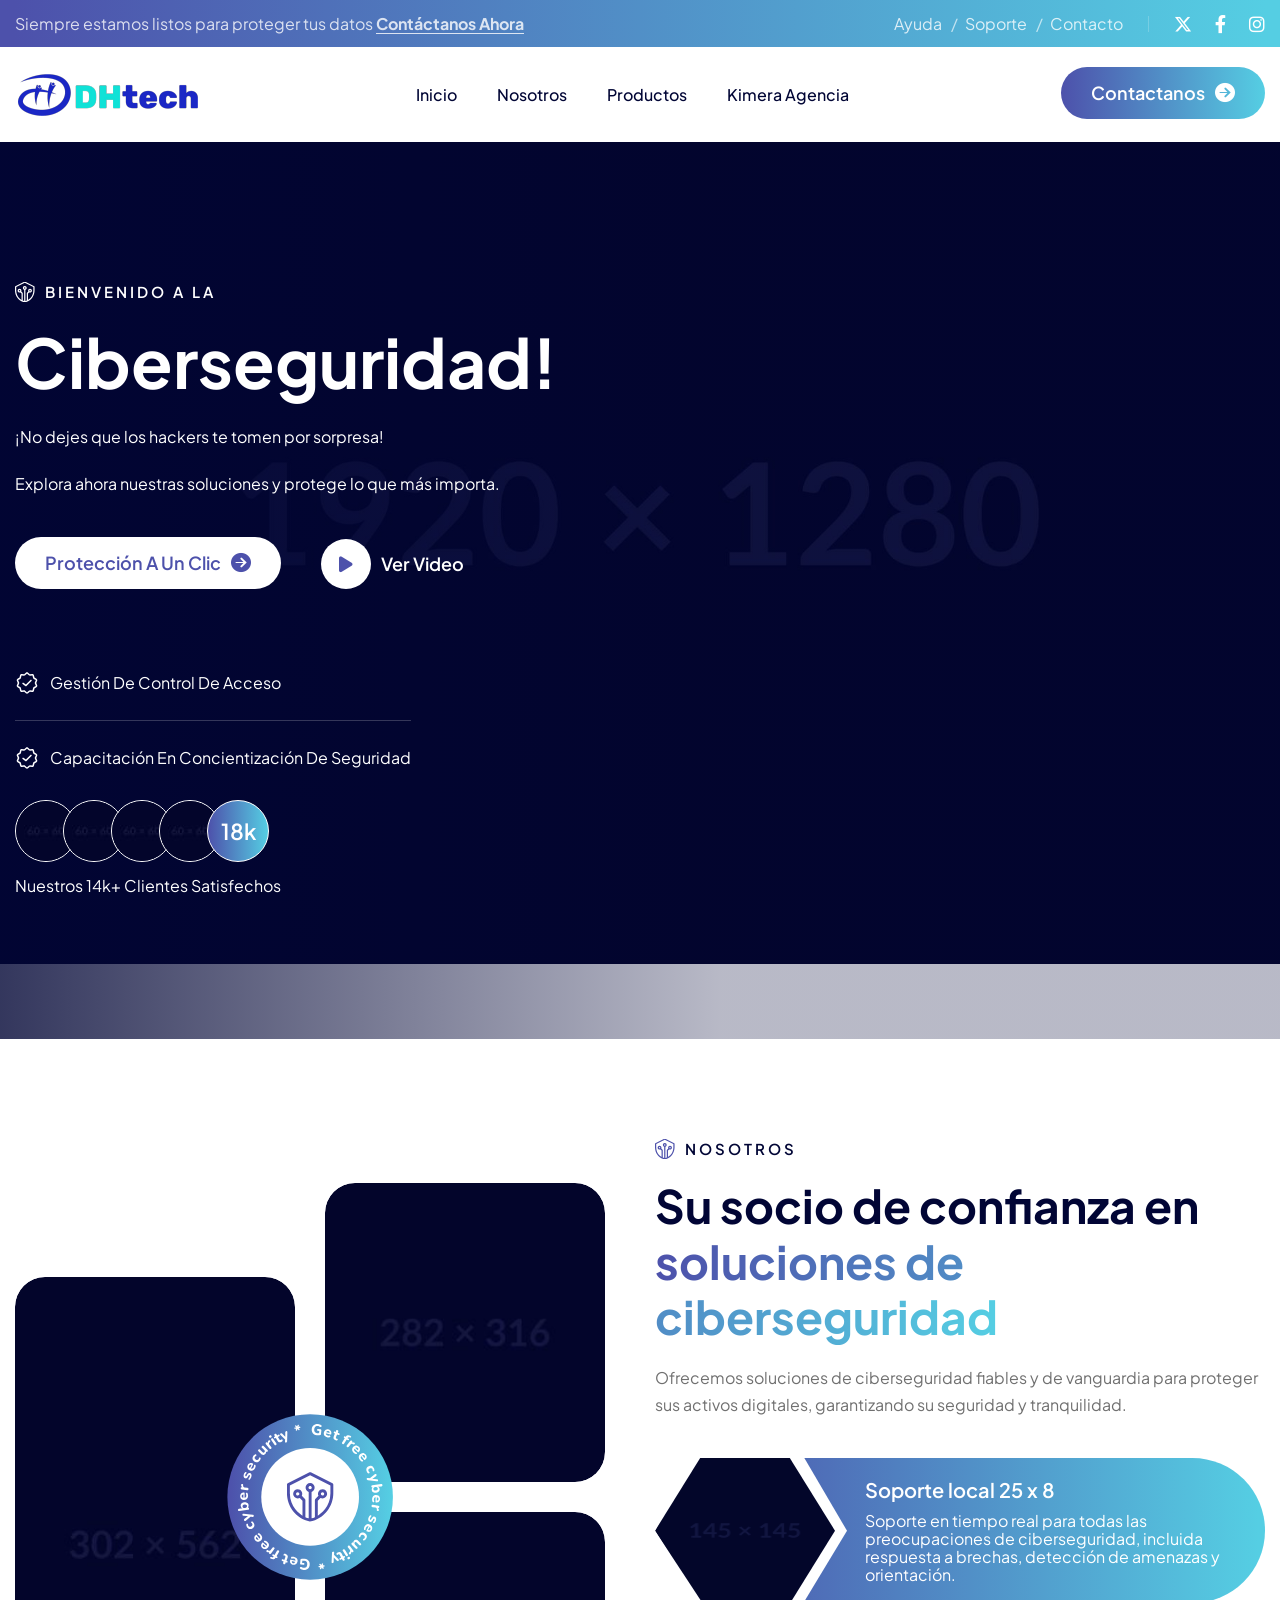
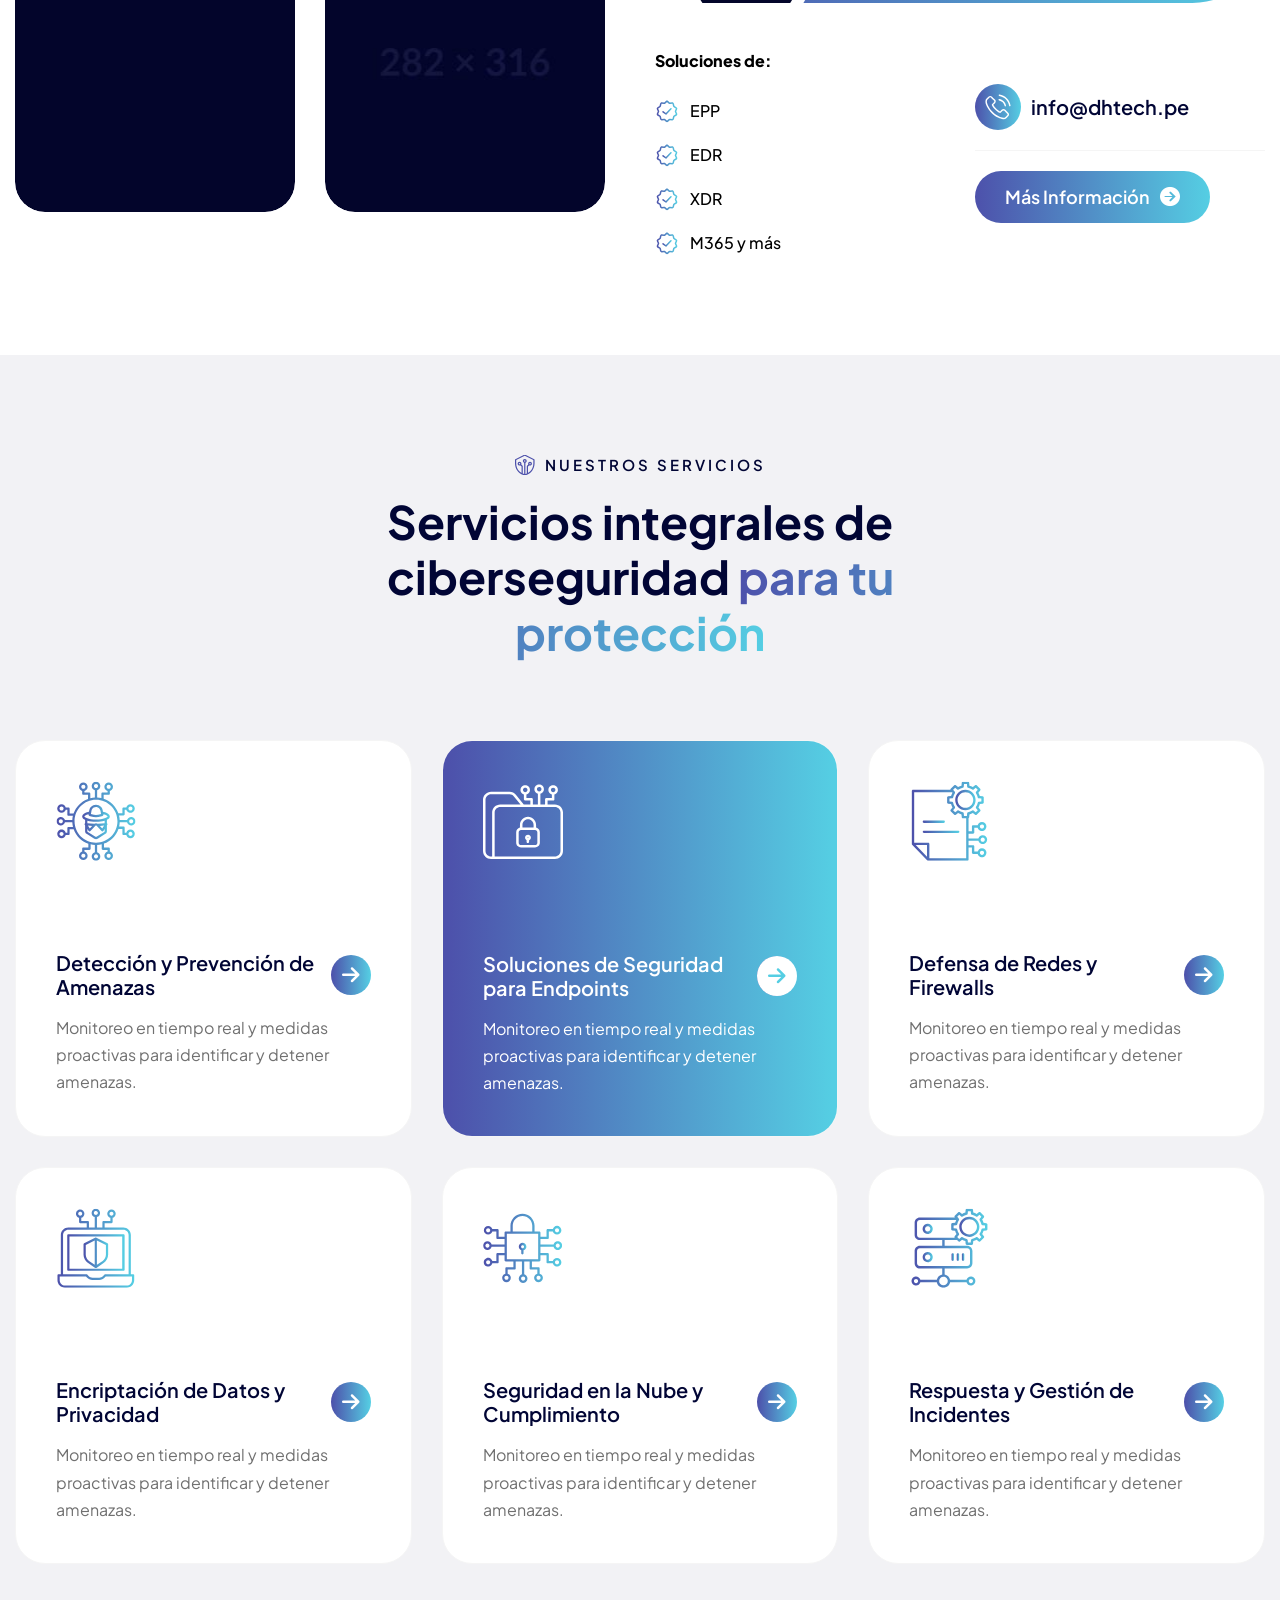
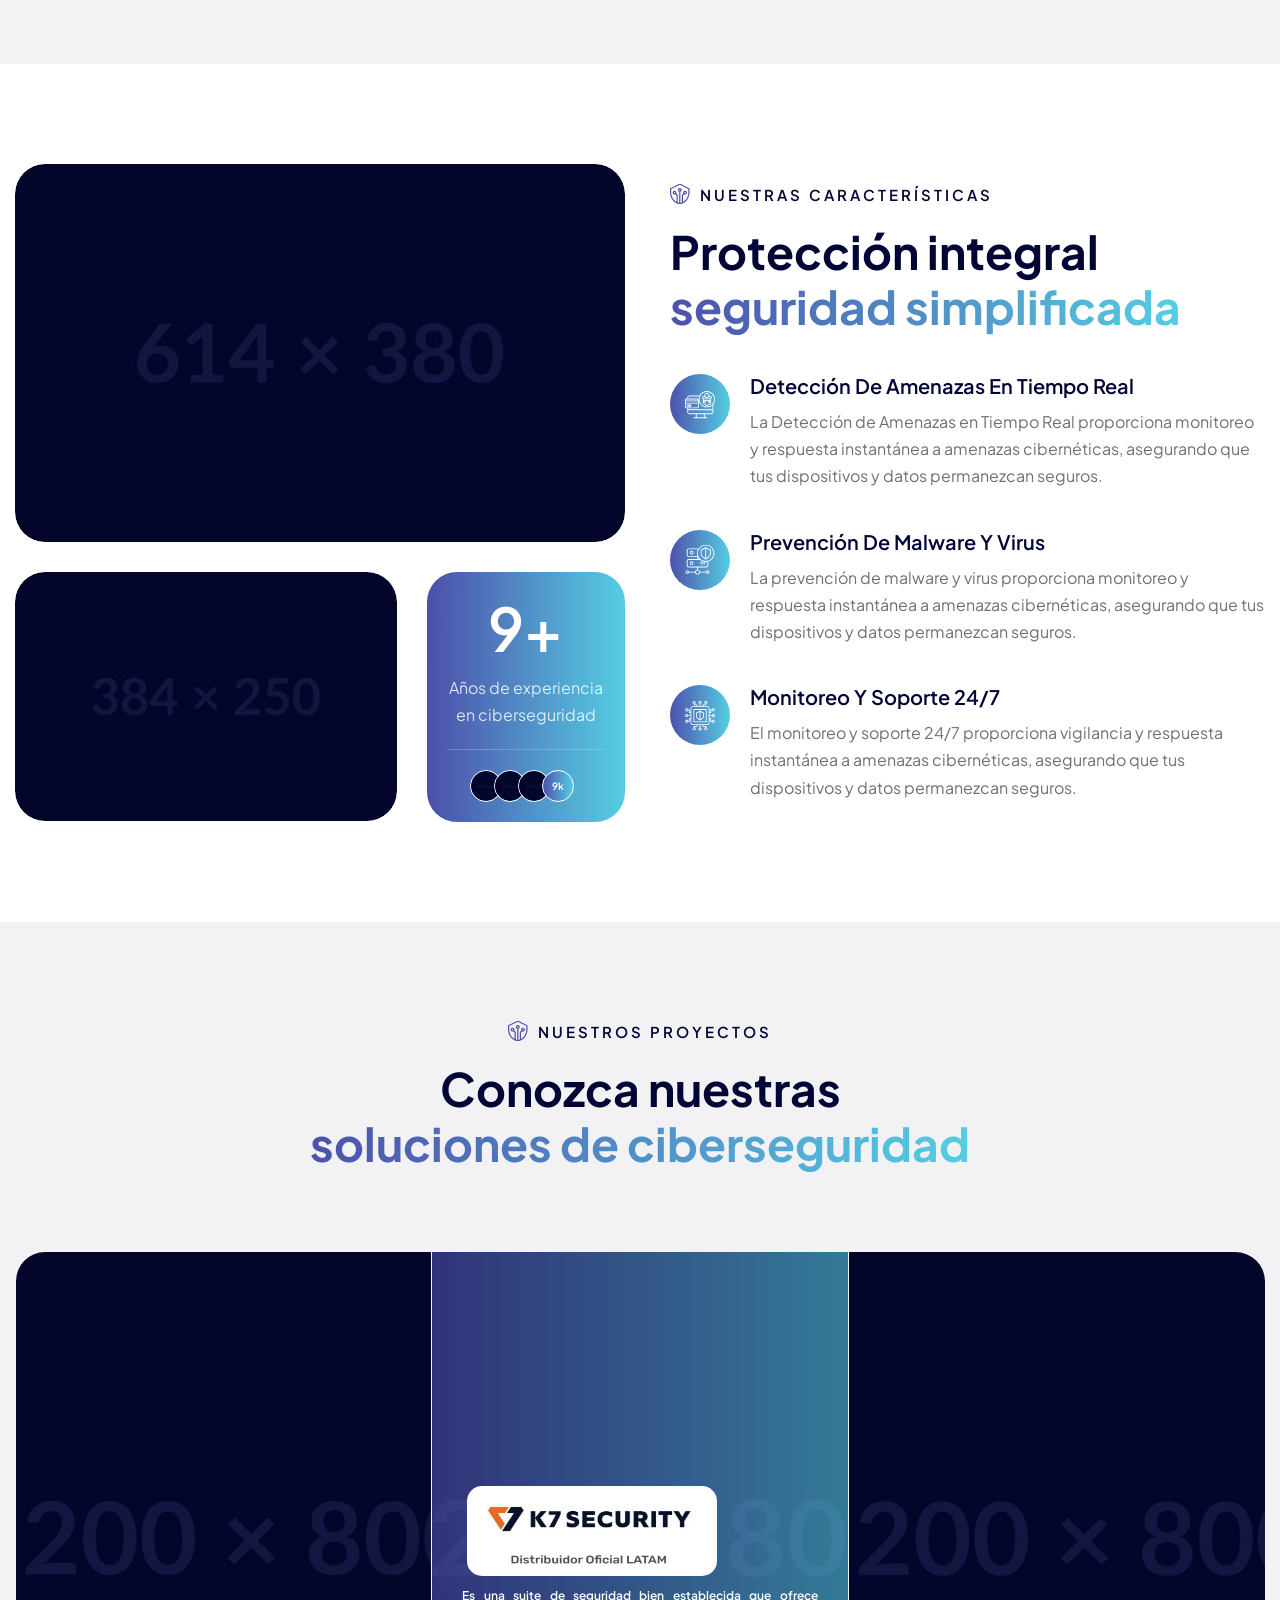
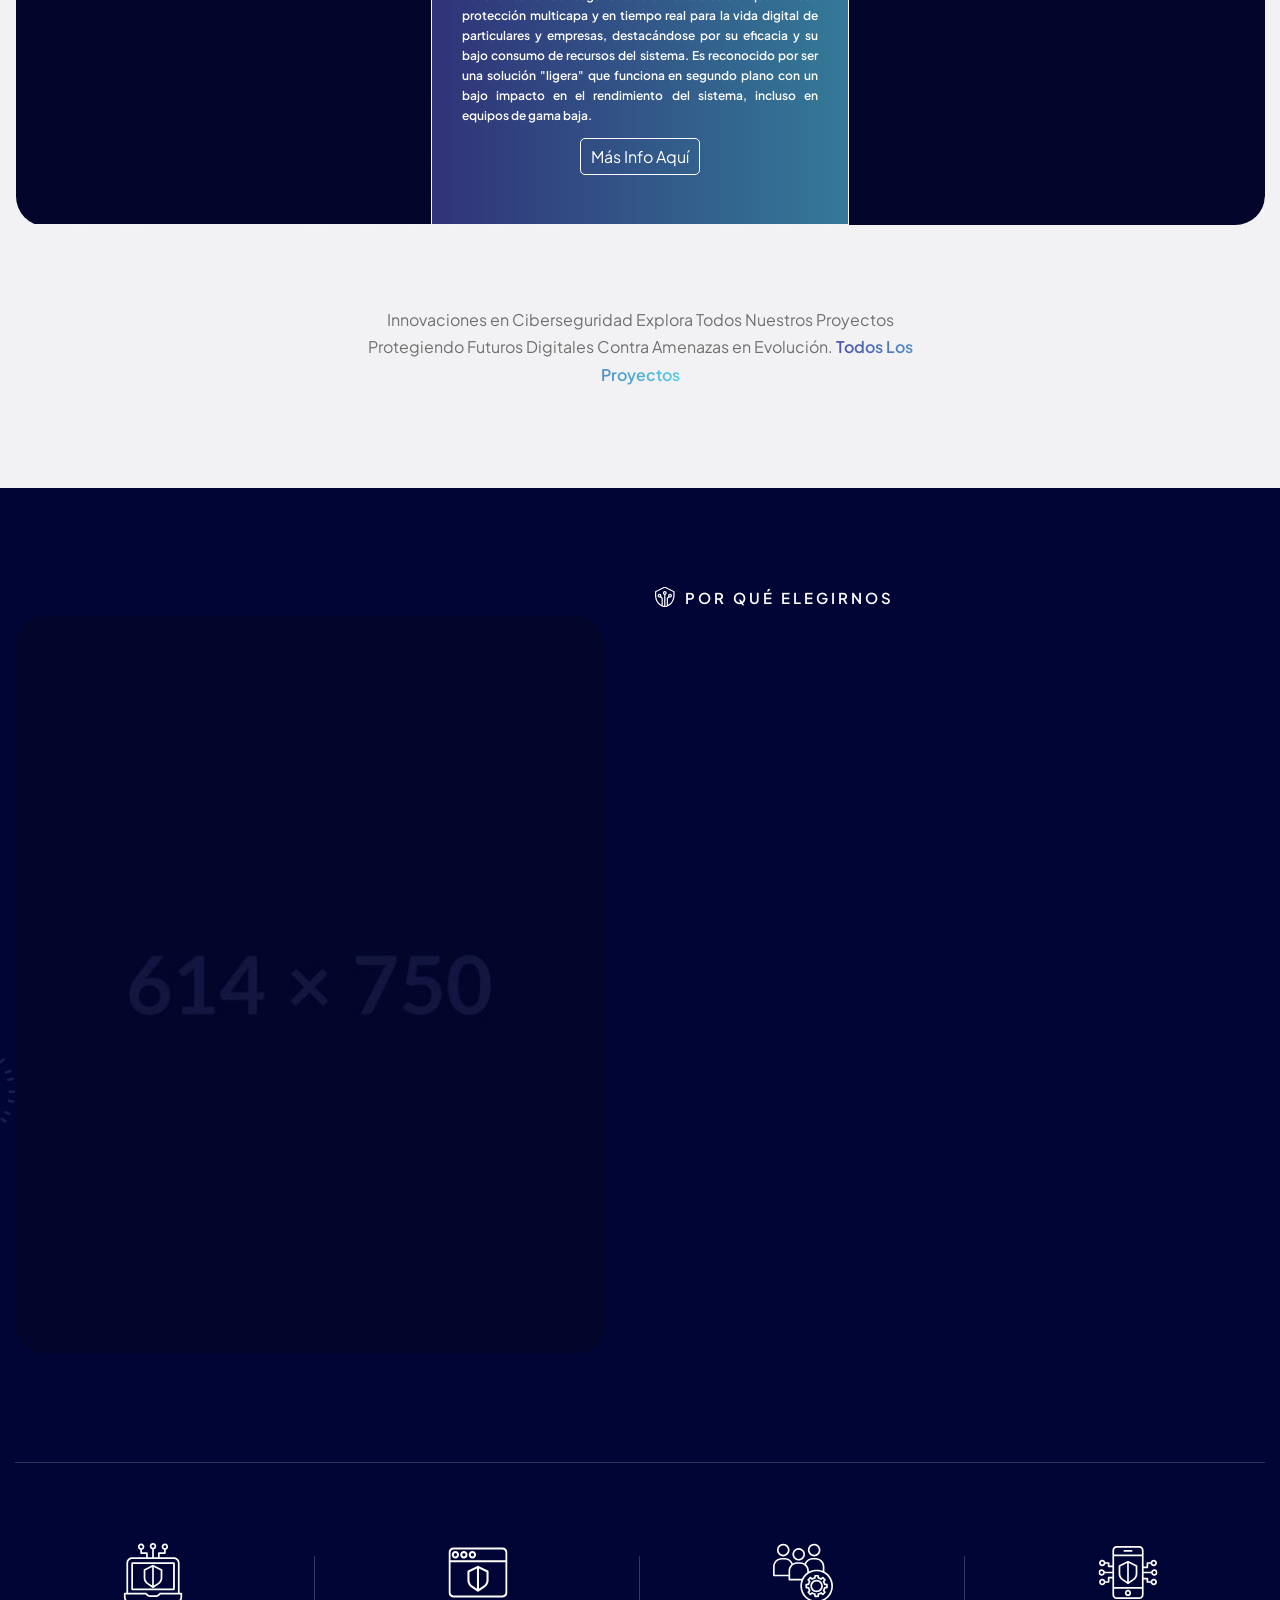
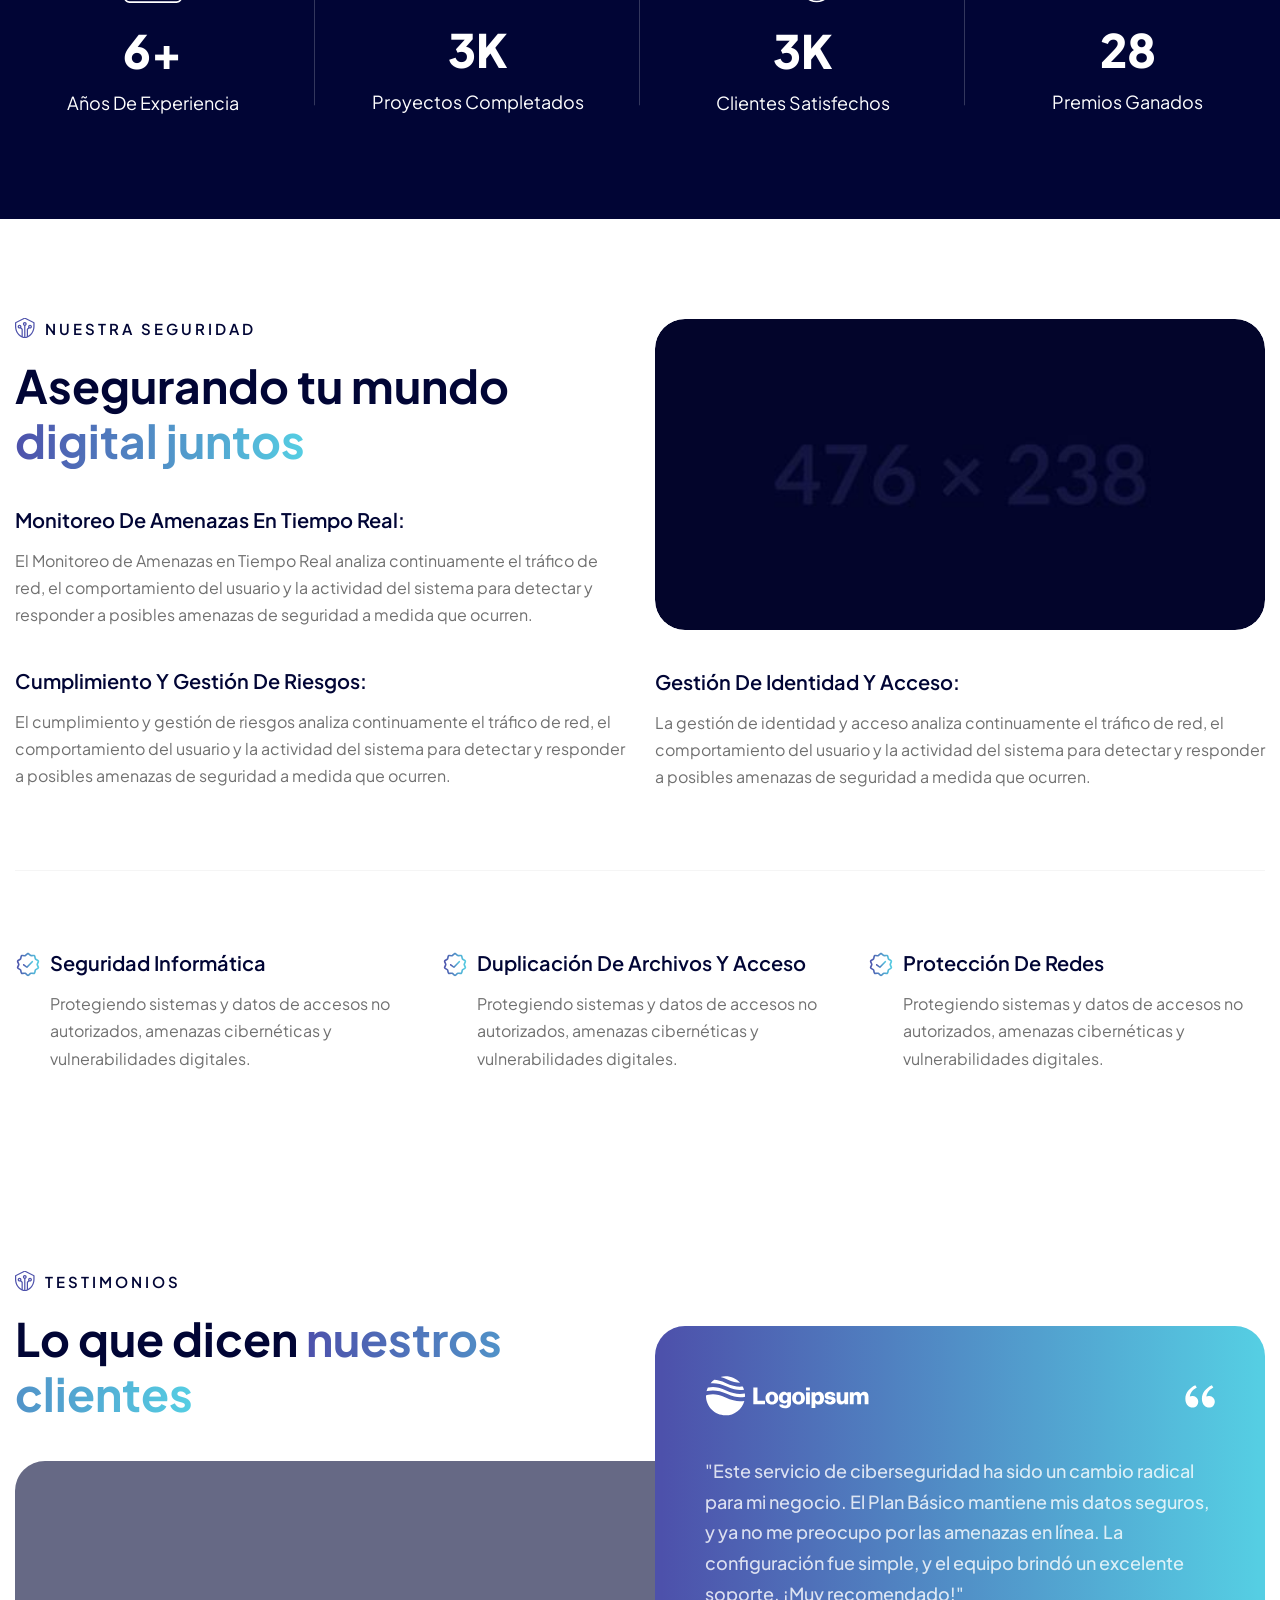
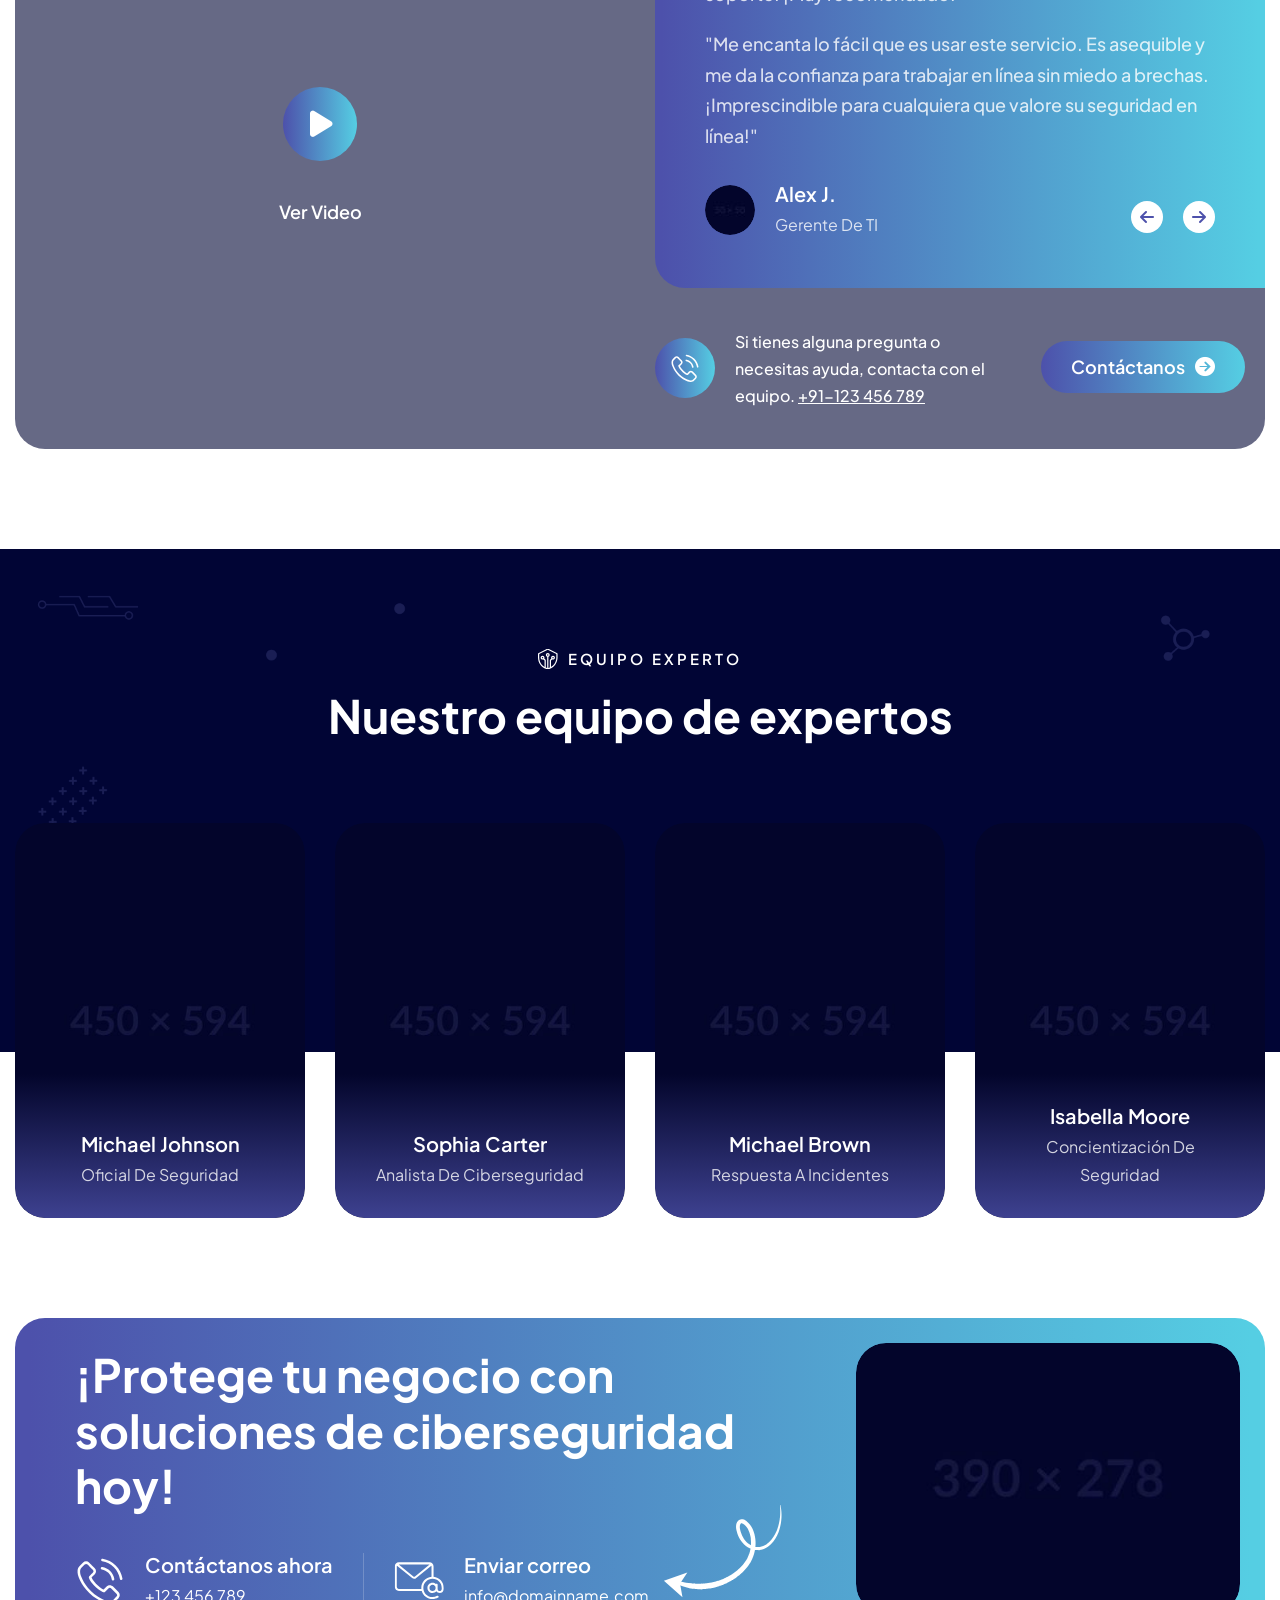
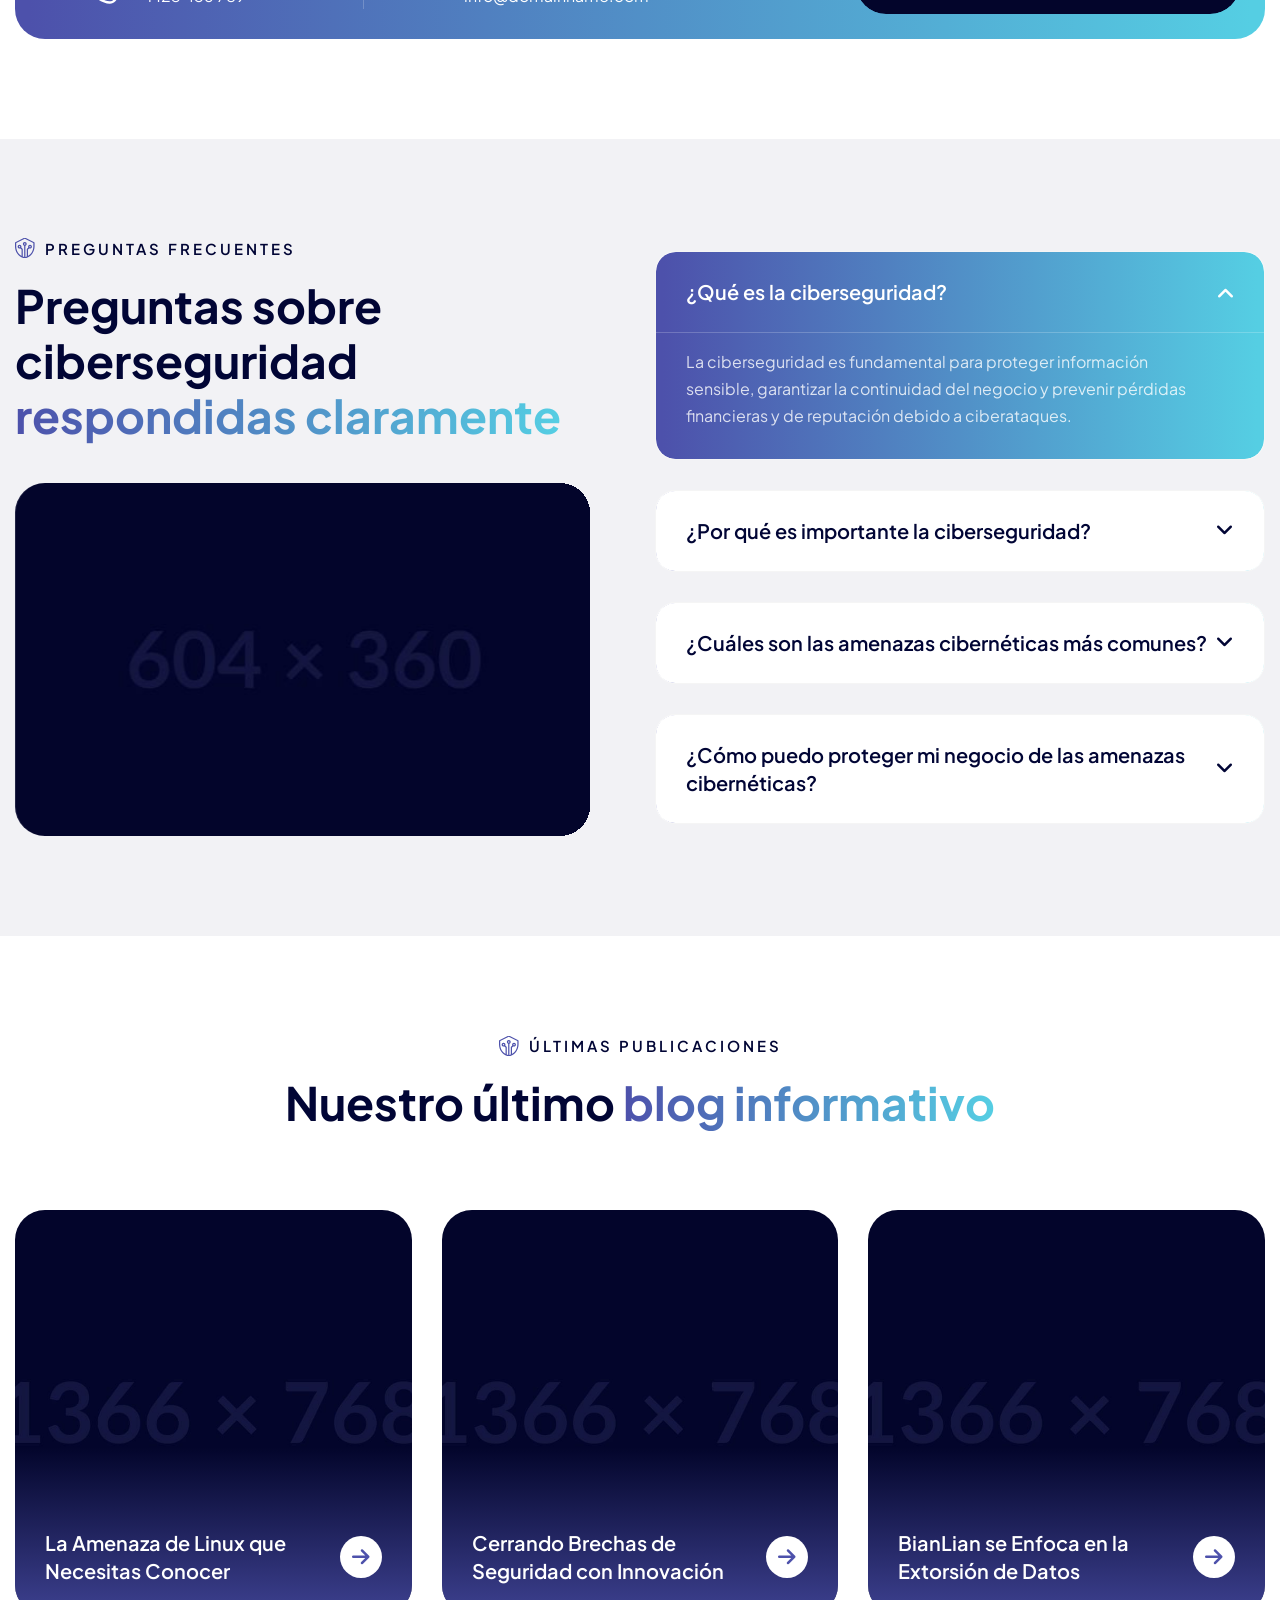
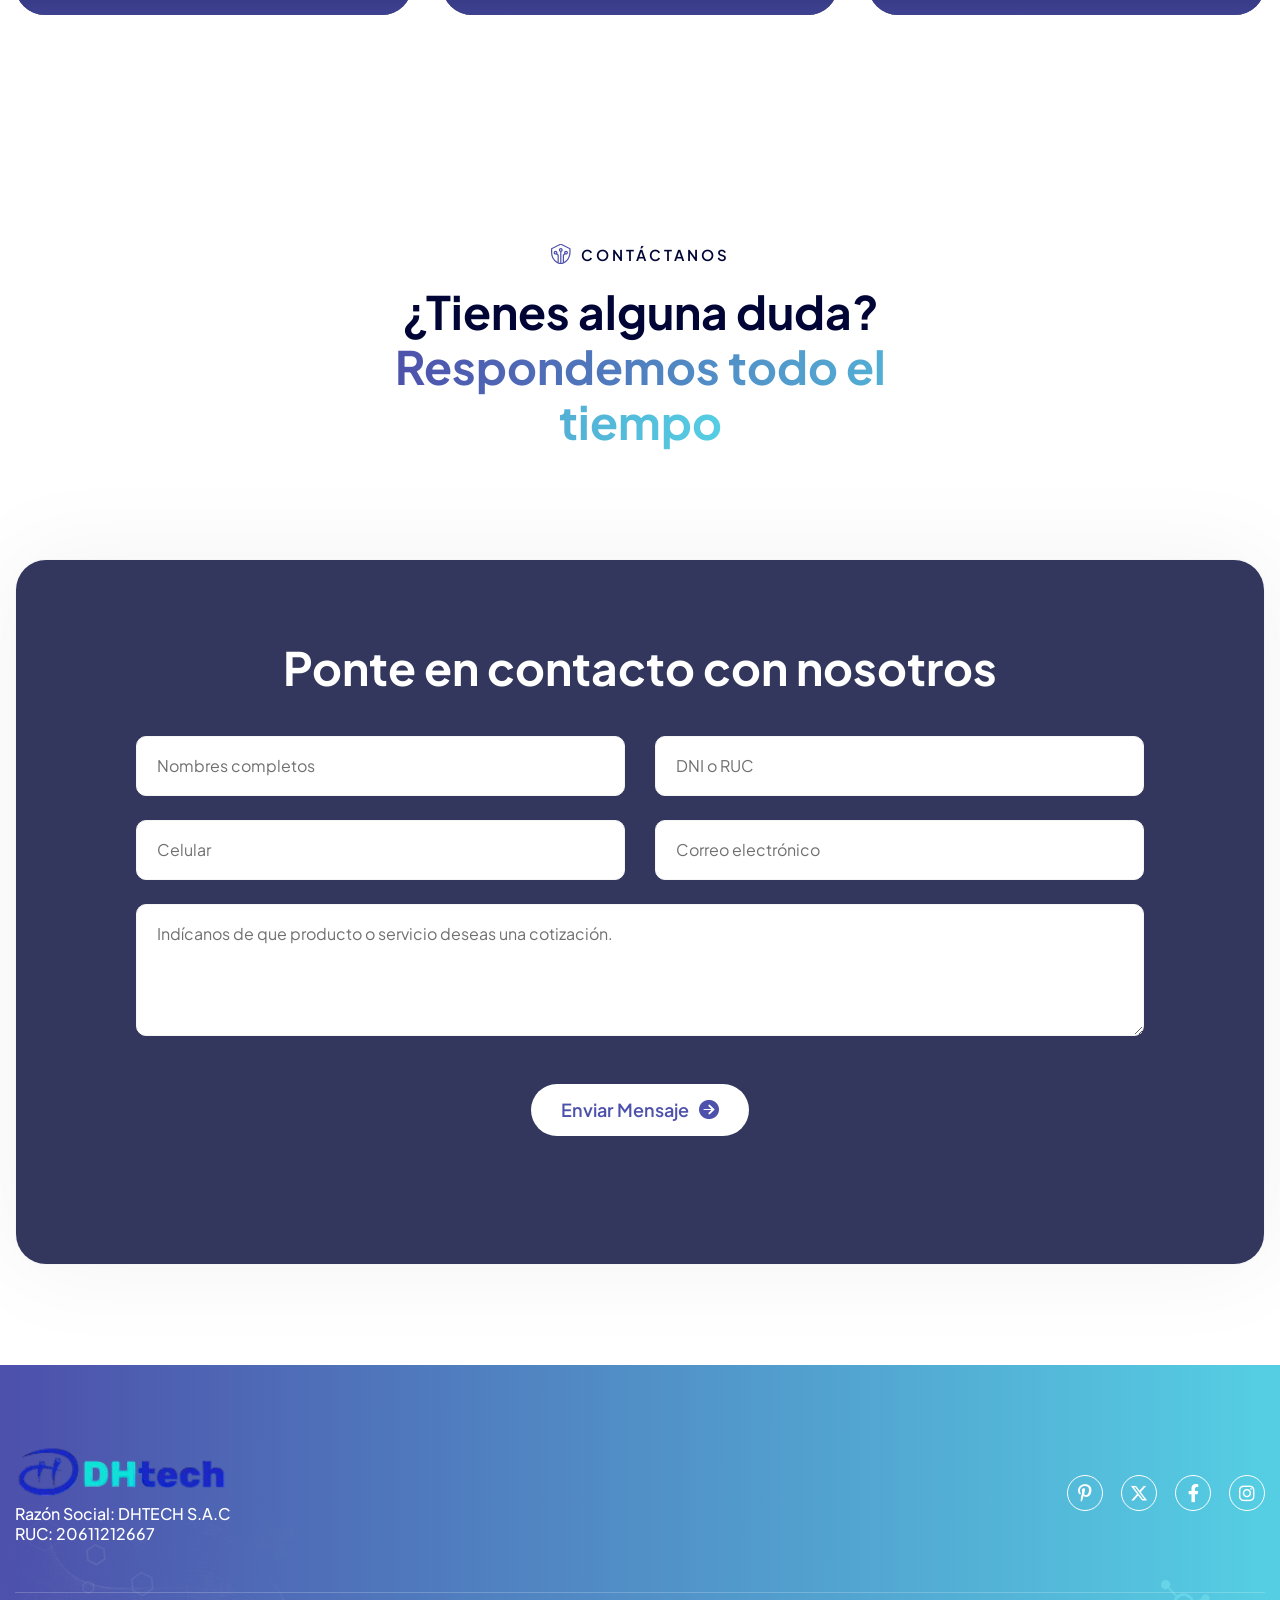
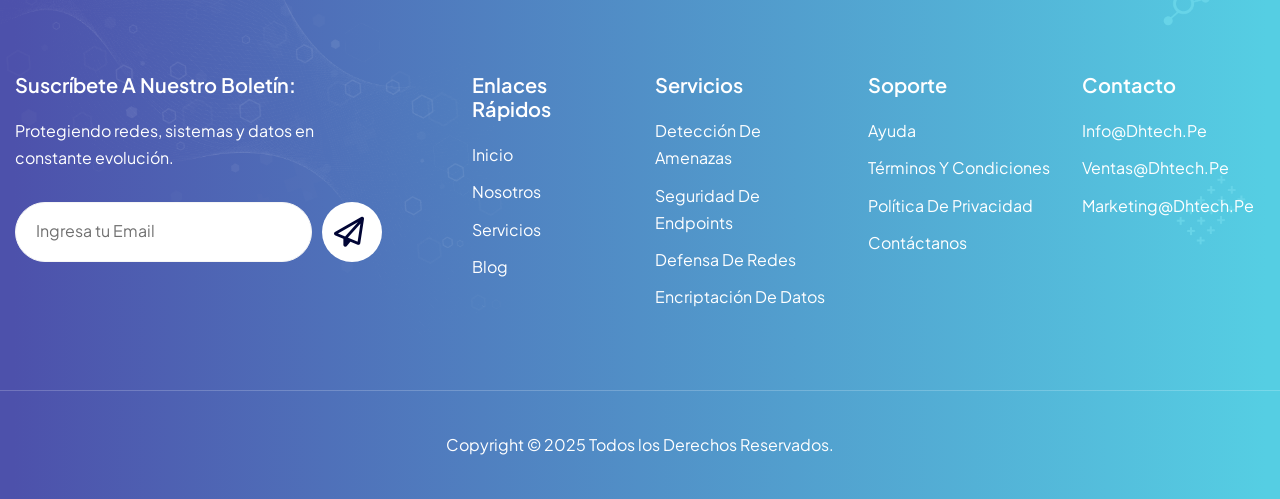
<file: index.html>
<!DOCTYPE html>
<html lang="es">
  <head>
    <!-- Meta -->
    <meta charset="utf-8" />
    <meta http-equiv="X-UA-Compatible" content="IE=edge" />
    <meta
      name="viewport"
      content="width=device-width, initial-scale=1.0, maximum-scale=1"
    />
    <meta name="description" content="" />
    <meta name="keywords" content="" />
    <meta name="author" content="Awaiken" />
    <!-- Page Title -->
    <title>DH Tech - Ciberseguridad</title>
    <!-- Favicon Icon -->
    <link rel="shortcut icon" type="image/x-icon" href="images/favicon.png" />
    <!-- Google Fonts Css-->
    <link rel="preconnect" href="https://fonts.googleapis.com" />
    <link rel="preconnect" href="https://fonts.gstatic.com" crossorigin />
    <link
      href="https://fonts.googleapis.com/css2?family=Plus+Jakarta+Sans:ital,wght@0,200..800;1,200..800&display=swap"
      rel="stylesheet"
    />
    <!-- Bootstrap Css -->
    <link href="css/bootstrap.min.css" rel="stylesheet" media="screen" />
    <!-- SlickNav Css -->
    <link href="css/slicknav.min.css" rel="stylesheet" />
    <!-- Swiper Css -->
    <link rel="stylesheet" href="css/swiper-bundle.min.css" />
    <!-- Font Awesome Icon Css-->
    <link href="css/all.min.css" rel="stylesheet" media="screen" />
    <!-- Animated Css -->
    <link href="css/animate.css" rel="stylesheet" />
    <!-- Magnific Popup Core Css File -->
    <link rel="stylesheet" href="css/magnific-popup.css" />
    <!-- Mouse Cursor Css File -->
    <link rel="stylesheet" href="css/mousecursor.css" />
    <!-- Main Custom Css -->
    <link href="css/custom.css" rel="stylesheet" media="screen" />
  </head>
  <body>
    <!-- Preloader Start -->
    <div class="preloader">
      <div class="loading-container">
        <div class="loading"></div>
        <div id="loading-icon"><img src="images/loader.svg" alt="" /></div>
      </div>
    </div>
    <!-- Preloader End -->

    <!-- Topbar Section Start -->
    <div class="topbar">
      <div class="container">
        <div class="row align-items-center">
          <div class="col-md-7">
            <div class="topbar-info-text">
              <p>
                Siempre estamos listos para proteger tus datos
                <a href="contact.html">Contáctanos ahora</a>
              </p>
            </div>
          </div>

          <div class="col-md-5">
            <!-- Topbar Social Links Start -->
            <div class="topbar-links">
              <!-- Topbar Contact Information Start -->
              <div class="topbar-contact-info">
                <ul>
                  <li><a href="#">Ayuda</a></li>
                  <li><a href="#">Soporte</a></li>
                  <li><a href="contact.html">Contacto</a></li>
                </ul>
              </div>
              <!-- Topbar Contact Information End -->

              <!-- Topbar Social Links Start -->
              <div class="topbar-social-links">
                <ul>
                  <li>
                    <a href="#"><i class="fa-brands fa-x-twitter"></i></a>
                  </li>
                  <li>
                    <a href="#"><i class="fa-brands fa-facebook-f"></i></a>
                  </li>
                  <li>
                    <a href="#"><i class="fa-brands fa-instagram"></i></a>
                  </li>
                </ul>
              </div>
              <!-- Topbar Social Links End -->
            </div>
            <!-- Topbar Social Links End -->
          </div>
        </div>
      </div>
    </div>
    <!-- Topbar Section End -->

    <!-- Header Start -->
    <header class="main-header">
      <div class="header-sticky">
        <nav class="navbar navbar-expand-lg">
          <div class="container">
            <!-- Logo Start -->
            <a class="navbar-brand" href="./">
              <img src="images/logo_dh_tech.png" alt="Logo" />
            </a>
            <!-- Logo End -->

            <!-- Main Menu Start -->
            <div class="collapse navbar-collapse main-menu">
              <div class="nav-menu-wrapper">
                <ul class="navbar-nav mr-auto" id="menu">
                  <!-- <li class="nav-item submenu"><a class="nav-link" href="./">Home</a>
                                    <ul>
                                        <li class="nav-item"><a class="nav-link" href="index.html">Home - Image</a></li>
                                        <li class="nav-item"><a class="nav-link" href="index-video.html">Home - Video</a></li>
                                        <li class="nav-item"><a class="nav-link" href="index-slider.html">Home - Slider</a></li>
                                    </ul>
                                </li>                                 -->
                  <li class="nav-item">
                    <a class="nav-link" href="index.html">Inicio</a>
                  </li>
                  <li class="nav-item">
                    <a class="nav-link" href="about.html">Nosotros</a>
                  </li>
                  <li class="nav-item">
                    <a class="nav-link" href="services.html">Productos</a>
                  </li>
                  <li class="nav-item">
                    <a class="nav-link" href="#">Kimera Agencia</a>
                  </li>
                </ul>
              </div>

              <!-- Header Btn Start -->
              <div class="header-btn">
                <a href="contact.html" class="btn-default">Contactanos</a>
              </div>
              <!-- Header Btn End -->
            </div>
            <!-- Main Menu End -->
            <div class="navbar-toggle"></div>
          </div>
        </nav>
        <div class="responsive-menu"></div>
      </div>
    </header>
    <!-- Header End -->

    <!-- Hero Section Start -->
    <div class="hero parallaxie">
      <div class="container">
        <div class="row align-items-center">
          <div class="col-lg-7">
            <!-- Hero Content Start -->
            <div class="hero-content">
              <!-- Section Title Start -->
              <div class="section-title dark-section">
                <h3 class="wow fadeInUp">Bienvenido a la</h3>
                <h1
                  class="wow fadeInUp"
                  data-wow-delay="0.2s"
                  data-cursor="-opaque"
                >
                  Ciberseguridad!
                </h1>
                <p class="wow fadeInUp" data-wow-delay="0.4s">
                  ¡No dejes que los hackers te tomen por sorpresa!
                </p>
                <p class="wow fadeInUp" data-wow-delay="0.4s">
                  Explora ahora nuestras soluciones y protege lo que más
                  importa.
                </p>
              </div>
              <!-- Section Title End -->

              <!-- Hero Content Body Start -->
              <div class="hero-content-body wow fadeInUp" data-wow-delay="0.6s">
                <!-- Hero Button Start -->
                <div class="hero-btn">
                  <a href="contact.html" class="btn-default btn-highlighted"
                    >Protección a un clic</a
                  >
                </div>
                <!-- Hero Button End -->

                <!-- Video Play Button Start -->
                <div class="video-play-button">
                  <a
                    href="https://www.youtube.com/watch?v=Y-x0efG1seA"
                    class="popup-video"
                    data-cursor-text="Reproducir"
                  >
                    <i class="fa-solid fa-play"></i>
                  </a>
                  <h3>Ver video</h3>
                </div>
                <!-- Video Play Button End -->
              </div>
              <!-- Hero Content Body End -->

              <!-- Hero Content Footer Start -->
              <div class="hero-content-footer">
                <!-- Hero List Start -->
                <div class="hero-list wow fadeInUp" data-wow-delay="0.8s">
                  <ul>
                    <li>Gestión de control de acceso</li>
                    <li>Capacitación en concientización de seguridad</li>
                  </ul>
                </div>
                <!-- Hero List End -->

                <!-- Hero Client Box Start -->
                <div class="hero-client-box">
                  <!-- Our Client Image Start -->
                  <div class="our-client-images">
                    <!-- Client Image Start -->
                    <div class="client-image">
                      <figure class="image-anime">
                        <img src="images/client-image-1.jpg" alt="" />
                      </figure>
                    </div>
                    <!-- Client Image End -->

                    <!-- Client Image Start -->
                    <div class="client-image">
                      <figure class="image-anime">
                        <img src="images/client-image-2.jpg" alt="" />
                      </figure>
                    </div>
                    <!-- Client Image End -->

                    <!-- Client Image Start -->
                    <div class="client-image">
                      <figure class="image-anime">
                        <img src="images/client-image-3.jpg" alt="" />
                      </figure>
                    </div>
                    <!-- Client Image End -->

                    <!-- Client Image Start -->
                    <div class="client-image">
                      <figure class="image-anime">
                        <img src="images/client-image-4.jpg" alt="" />
                      </figure>
                    </div>
                    <!-- Client Image End -->

                    <!-- Add More Client Image Start -->
                    <div class="client-image client-counter">
                      <h3><span class="counter">25</span>k</h3>
                    </div>
                    <!-- Add More Client Image End -->
                  </div>
                  <!-- Our Client Image End -->

                  <!-- Our Client Content Start -->
                  <div class="our-client-content">
                    <p>
                      Nuestros <span class="counter">20</span>k+ Clientes
                      Satisfechos
                    </p>
                  </div>
                  <!-- Our Client Content End -->
                </div>
                <!-- Hero Client Box End -->
              </div>
              <!-- Hero Content Footer End -->
            </div>
            <!-- Hero Content End -->
          </div>
        </div>
      </div>
    </div>
    <!-- Hero Section End -->

    <!-- About Us Section Start -->
    <div class="about-us">
      <div class="container">
        <div class="row align-items-center">
          <div class="col-lg-6">
            <!-- About Us Image Start -->
            <div class="about-us-image">
              <!-- About Image Box Start -->
              <div class="about-image-box about-img-1">
                <figure class="image-anime reveal">
                  <img src="images/about-image-1.jpg" alt="" />
                </figure>
              </div>
              <!-- About Image Box End -->

              <!-- About Image Box Start -->
              <div class="about-image-box">
                <div class="about-img-2">
                  <figure class="image-anime reveal">
                    <img src="images/about-image-2.jpg" alt="" />
                  </figure>
                </div>

                <div class="about-img-3">
                  <figure class="image-anime reveal">
                    <img src="images/about-image-3.jpg" alt="" />
                  </figure>
                </div>
              </div>
              <!-- About Image Box Start -->

              <!-- Get Free Security Circle Start -->
              <div class="get-free-security-circle">
                <a href="contact.html">
                  <img src="images/get-free-security-circle.svg" alt="" />
                </a>
              </div>
              <!-- Get Free Security Circle End -->
            </div>
            <!-- About Us Image End -->
          </div>

          <div class="col-lg-6">
            <!-- About Us Content Start -->
            <div class="about-us-content">
              <!-- Section Title Start -->
              <div class="section-title">
                <h3 class="wow fadeInUp">Nosotros</h3>
                <h2
                  class="wow fadeInUp"
                  data-wow-delay="0.2s"
                  data-cursor="-opaque"
                >
                  Su socio de confianza en
                  <span>soluciones de ciberseguridad</span>
                </h2>
                <p class="wow fadeInUp" data-wow-delay="0.4s">
                  Ofrecemos soluciones de ciberseguridad fiables y de vanguardia
                  para proteger sus activos digitales, garantizando su seguridad
                  y tranquilidad.
                </p>
              </div>
              <!-- Section Title End -->

              <!-- About Us Body Start -->
              <div class="about-us-body wow fadeInUp" data-wow-delay="0.6s">
                <!-- About Us Body Image Start -->
                <div class="about-us-body-img">
                  <figure class="image-anime">
                    <img src="images/about-body-img.png" alt="" />
                  </figure>
                </div>
                <!-- About Us Body Image End -->

                <!-- About Us Body Content Start -->
                <div class="about-us-body-content">
                  <h3>Soporte local 25 x 8</h3>
                  <p style="line-height: 18px">
                    Soporte en tiempo real para todas las preocupaciones de
                    ciberseguridad, incluida respuesta a brechas, detección de
                    amenazas y orientación.
                  </p>
                </div>
                <!-- About Us Body Content End -->
              </div>
              <!-- About Us Body End -->

              <!-- About Us Footer Start -->
              <div class="about-us-footer wow fadeInUp" data-wow-delay="0.8s">
                <!-- About Footer List Start -->
                <div class="about-footer-list">
                  <ul style="color: black; font-weight: bold">
                    <b> Soluciones de: </b>
                    <div style="margin-top: 30px; font-weight: 500">
                      <li>EPP</li>
                      <li>EDR</li>
                      <li>XDR</li>
                      <li>M365 y más</li>
                    </div>
                  </ul>
                </div>
                <!-- About Footer List End -->

                <!-- About Footer Content Start -->
                <div class="about-footer-content">
                  <!-- About Content Button Start -->
                  <div class="about-contact-btn">
                    <div class="icon-box">
                      <img src="images/icon-phone.svg" alt="" />
                    </div>

                    <div class="about-footer-btn-content">
                      <h3><a href="tel:+91123456789">info@dhtech.pe</a></h3>
                    </div>
                  </div>
                  <!-- About Content Button End -->

                  <!-- About Footer Button Start -->
                  <div class="about-footer-btn">
                    <a href="about.html" class="btn-default">más información</a>
                  </div>
                  <!-- About Footer Button End -->
                </div>
                <!-- About Footer Content End -->
              </div>
              <!-- About Us Footer End -->
            </div>
            <!-- About Us Content End -->
          </div>
        </div>
      </div>
    </div>
    <!-- About Us Section End -->

    <!-- Our Services Section Start -->
    <div class="our-services">
      <div class="container">
        <div class="row section-row">
          <div class="col-lg-12">
            <!-- Section Title Start -->
            <div class="section-title">
              <h3 class="wow fadeInUp">nuestros servicios</h3>
              <h2
                class="wow fadeInUp"
                data-wow-delay="0.2s"
                data-cursor="-opaque"
              >
                Servicios integrales de ciberseguridad
                <span>para tu protección</span>
              </h2>
            </div>
            <!-- Section Title End -->
          </div>
        </div>

        <div class="row">
          <div class="col-lg-4 col-md-6">
            <!-- Service Item Start -->
            <div class="service-item wow fadeInUp">
              <div class="icon-box">
                <img src="images/icon-service-1.svg" alt="" />
              </div>
              <div class="service-title-box">
                <div class="service-title">
                  <h3>
                    <a href="service-single.html"
                      >Detección y Prevención de Amenazas</a
                    >
                  </h3>
                </div>
                <div class="service-btn">
                  <a href="service-single.html">
                    <i class="fa-solid fa-arrow-right"></i>
                  </a>
                </div>
              </div>
              <div class="service-content">
                <p>
                  Monitoreo en tiempo real y medidas proactivas para identificar
                  y detener amenazas.
                </p>
              </div>
            </div>
            <!-- Service Item End -->
          </div>

          <div class="col-lg-4 col-md-6">
            <!-- Service Item Start -->
            <div class="service-item active wow fadeInUp" data-wow-delay="0.2s">
              <div class="icon-box">
                <img src="images/icon-service-2.svg" alt="" />
              </div>
              <div class="service-title-box">
                <div class="service-title">
                  <h3>
                    <a href="service-single.html"
                      >Soluciones de Seguridad para Endpoints</a
                    >
                  </h3>
                </div>
                <div class="service-btn">
                  <a href="service-single.html">
                    <i class="fa-solid fa-arrow-right"></i>
                  </a>
                </div>
              </div>
              <div class="service-content">
                <p>
                  Monitoreo en tiempo real y medidas proactivas para identificar
                  y detener amenazas.
                </p>
              </div>
            </div>
            <!-- Service Item End -->
          </div>

          <div class="col-lg-4 col-md-6">
            <!-- Service Item Start -->
            <div class="service-item wow fadeInUp" data-wow-delay="0.4s">
              <div class="icon-box">
                <img src="images/icon-service-3.svg" alt="" />
              </div>
              <div class="service-title-box">
                <div class="service-title">
                  <h3>
                    <a href="service-single.html"
                      >Defensa de Redes y Firewalls</a
                    >
                  </h3>
                </div>
                <div class="service-btn">
                  <a href="service-single.html">
                    <i class="fa-solid fa-arrow-right"></i>
                  </a>
                </div>
              </div>
              <div class="service-content">
                <p>
                  Monitoreo en tiempo real y medidas proactivas para identificar
                  y detener amenazas.
                </p>
              </div>
            </div>
            <!-- Service Item End -->
          </div>

          <div class="col-lg-4 col-md-6">
            <!-- Service Item Start -->
            <div class="service-item wow fadeInUp" data-wow-delay="0.6s">
              <div class="icon-box">
                <img src="images/icon-service-4.svg" alt="" />
              </div>
              <div class="service-title-box">
                <div class="service-title">
                  <h3>
                    <a href="service-single.html"
                      >Encriptación de Datos y Privacidad</a
                    >
                  </h3>
                </div>
                <div class="service-btn">
                  <a href="service-single.html">
                    <i class="fa-solid fa-arrow-right"></i>
                  </a>
                </div>
              </div>
              <div class="service-content">
                <p>
                  Monitoreo en tiempo real y medidas proactivas para identificar
                  y detener amenazas.
                </p>
              </div>
            </div>
            <!-- Service Item End -->
          </div>

          <div class="col-lg-4 col-md-6">
            <!-- Service Item Start -->
            <div class="service-item wow fadeInUp" data-wow-delay="0.8s">
              <div class="icon-box">
                <img src="images/icon-service-5.svg" alt="" />
              </div>
              <div class="service-title-box">
                <div class="service-title">
                  <h3>
                    <a href="service-single.html"
                      >Seguridad en la Nube y Cumplimiento</a
                    >
                  </h3>
                </div>
                <div class="service-btn">
                  <a href="service-single.html">
                    <i class="fa-solid fa-arrow-right"></i>
                  </a>
                </div>
              </div>
              <div class="service-content">
                <p>
                  Monitoreo en tiempo real y medidas proactivas para identificar
                  y detener amenazas.
                </p>
              </div>
            </div>
            <!-- Service Item End -->
          </div>

          <div class="col-lg-4 col-md-6">
            <!-- Service Item Start -->
            <div class="service-item wow fadeInUp" data-wow-delay="1s">
              <div class="icon-box">
                <img src="images/icon-service-6.svg" alt="" />
              </div>
              <div class="service-title-box">
                <div class="service-title">
                  <h3>
                    <a href="service-single.html"
                      >Respuesta y Gestión de Incidentes</a
                    >
                  </h3>
                </div>
                <div class="service-btn">
                  <a href="service-single.html">
                    <i class="fa-solid fa-arrow-right"></i>
                  </a>
                </div>
              </div>
              <div class="service-content">
                <p>
                  Monitoreo en tiempo real y medidas proactivas para identificar
                  y detener amenazas.
                </p>
              </div>
            </div>
            <!-- Service Item End -->
          </div>
        </div>
      </div>
    </div>
    <!-- Our Services Section End -->

    <!-- Our Feature Section Start -->
    <div class="our-feature">
      <div class="container">
        <div class="row align-items-center">
          <div class="col-lg-6">
            <!-- Our Feature Images Start -->
            <div class="our-feature-images">
              <!-- Feature Image Start -->
              <div class="feature-image">
                <figure class="image-anime reveal">
                  <img src="images/feature-image-1.jpg" alt="" />
                </figure>
              </div>
              <!-- Feature Image End -->

              <!-- Company Experience Info Start -->
              <div class="company-experience-info">
                <!-- Feature Image Start -->
                <div class="feature-image">
                  <figure class="image-anime reveal">
                    <img src="images/feature-image-2.jpg" alt="" />
                  </figure>
                </div>
                <!-- Feature Image End -->

                <!-- Company Experience Box Start -->
                <div class="company-experience-box">
                  <!-- Company Experience Content Start -->
                  <div class="company-experience-content">
                    <h2><span class="counter">25</span>+</h2>
                    <p>Años de experiencia en ciberseguridad</p>
                  </div>
                  <!-- Company Experience Content End -->

                  <!-- Company Client Image Start -->
                  <div class="our-client-images company-client-images">
                    <!-- Client Image Start -->
                    <div class="client-image">
                      <figure class="image-anime">
                        <img src="images/client-image-1.jpg" alt="" />
                      </figure>
                    </div>
                    <!-- Client Image End -->

                    <!-- Client Image Start -->
                    <div class="client-image">
                      <figure class="image-anime">
                        <img src="images/client-image-2.jpg" alt="" />
                      </figure>
                    </div>
                    <!-- Client Image End -->

                    <!-- Client Image Start -->
                    <div class="client-image">
                      <figure class="image-anime">
                        <img src="images/client-image-3.jpg" alt="" />
                      </figure>
                    </div>
                    <!-- Client Image End -->

                    <!-- Add More Client Image Start -->
                    <div class="client-image client-counter">
                      <h3><span class="counter">25</span>k</h3>
                    </div>
                    <!-- Add More Client Image End -->
                  </div>
                  <!-- Company Client Image End -->
                </div>
                <!-- Company Experience Box End -->
              </div>
              <!-- Company Experience Info End -->
            </div>
            <!-- Our Feature Images End -->
          </div>

          <div class="col-lg-6">
            <!-- Our Feature Content Start -->
            <div class="our-feature-content">
              <!-- Section Title Start -->
              <div class="section-title">
                <h3 class="wow fadeInUp">nuestras características</h3>
                <h2
                  class="wow fadeInUp"
                  data-wow-delay="0.2s"
                  data-cursor="-opaque"
                >
                  Protección integral <span>seguridad simplificada</span>
                </h2>
              </div>
              <!-- Section Title End -->

              <!-- Feature List Start -->
              <div class="ferature-list">
                <!-- Feature List Item Start -->
                <div
                  class="ferature-list-item wow fadeInUp"
                  data-wow-delay="0.4s"
                >
                  <div class="icon-box">
                    <img src="images/icon-ferature-1.svg" alt="" />
                  </div>
                  <div class="ferature-list-content">
                    <h3>detección de amenazas en tiempo real</h3>
                    <p>
                      La Detección de Amenazas en Tiempo Real proporciona
                      monitoreo y respuesta instantánea a amenazas cibernéticas,
                      asegurando que tus dispositivos y datos permanezcan
                      seguros.
                    </p>
                  </div>
                </div>
                <!-- Feature List Item End -->

                <!-- Feature List Item Start -->
                <div
                  class="ferature-list-item wow fadeInUp"
                  data-wow-delay="0.6s"
                >
                  <div class="icon-box">
                    <img src="images/icon-ferature-2.svg" alt="" />
                  </div>
                  <div class="ferature-list-content">
                    <h3>prevención de malware y virus</h3>
                    <p>
                      La prevención de malware y virus proporciona monitoreo y
                      respuesta instantánea a amenazas cibernéticas, asegurando
                      que tus dispositivos y datos permanezcan seguros.
                    </p>
                  </div>
                </div>
                <!-- Feature List Item End -->

                <!-- Feature List Item Start -->
                <div
                  class="ferature-list-item wow fadeInUp"
                  data-wow-delay="0.8s"
                >
                  <div class="icon-box">
                    <img src="images/icon-ferature-3.svg" alt="" />
                  </div>
                  <div class="ferature-list-content">
                    <h3>monitoreo y soporte 24/7</h3>
                    <p>
                      El monitoreo y soporte 24/7 proporciona vigilancia y
                      respuesta instantánea a amenazas cibernéticas, asegurando
                      que tus dispositivos y datos permanezcan seguros.
                    </p>
                  </div>
                </div>
                <!-- Feature List Item End -->
              </div>
              <!-- Feature List End -->
            </div>
            <!-- Our Feature Content End -->
          </div>
        </div>
      </div>
    </div>
    <!-- Our Feature Section End -->

    <!-- Our Projects Section Start -->
    <div class="our-projects" style="display: flex">
      <div class="container">
        <div class="row section-row">
          <div class="col-lg-12">
            <!-- Section Title Start -->
            <div class="section-title">
              <h3 class="wow fadeInUp">nuestros proyectos</h3>
              <h2
                class="wow fadeInUp"
                data-wow-delay="0.2s"
                data-cursor="-opaque"
              >
                Conozca nuestras
                <div><span>soluciones de ciberseguridad</span></div>
              </h2>
            </div>
            <!-- Section Title End -->
          </div>
        </div>

        <div class="row">
          <div class="col-lg-12">
            <!-- Our Projects Box Start -->
            <div class="our-projeect-box">
              <!-- Projects List Start -->
              <div class="projects-list wow fadeInUp" data-wow-delay="0.4s">
                <!-- Project Item Start -->
                <div class="project-item">
                  <div class="project-image">
                    <a href="project-single.html" data-cursor-text="Ver">
                      <figure class="image-anime">
                        <img src="images/project-1.jpg" alt="" />
                      </figure>
                    </a>
                  </div>
                  <div class="project-content">
                    <img
                      src="./images/WITHSeCURE.png"
                      alt=""
                      style="
                        width: 250px;
                        height: 90px;
                        border-radius: 15px;
                        margin-top: -20px;
                        margin-left: 5px;
                      "
                    />
                    <h3>
                      <a
                        href="project-single.html"
                        style="
                          font-size: 12px;
                          line-height: 20px;
                          display: block;
                          margin-top: 10px;
                          text-align: justify;
                        "
                        >Es una suite de ciberseguridad corporativa, nativa de
                        la nube, que ofrece una plataforma unificada y modular
                        basada en la nube que integra varias soluciones de
                        seguridad. Se enfoca en un modelo de "seguridad basada
                        en resultados" y en la gestión de exposición para ayudar
                        a las empresas a ser más resistentes frente a
                        ciberataques dirigidos y sofisticados.</a
                      >
                    </h3>
                    <p style="text-align: center; margin-top: 12px">
                      <a href="project-single.html">Más info aquí</a>
                    </p>
                  </div>
                </div>
                <!-- Project Item End -->

                <!-- Project Item Start -->
                <div class="project-item active">
                  <div class="project-image">
                    <a href="project-single.html" data-cursor-text="Ver">
                      <figure class="image-anime">
                        <img src="images/project-2.jpg" alt="" />
                      </figure>
                    </a>
                  </div>
                  <div class="project-content">
                    <img
                      src="./images/K7SECURITY.png"
                      alt=""
                      style="
                        width: 250px;
                        height: 90px;
                        border-radius: 15px;
                        margin-top: -20px;
                        margin-left: 5px;
                      "
                    />
                    <h3>
                      <a
                        href="project-single.html"
                        style="
                          font-size: 12px;
                          line-height: 20px;
                          display: block;
                          margin-top: 10px;
                          text-align: justify;
                        "
                        >Es una suite de seguridad bien establecida que ofrece
                        protección multicapa y en tiempo real para la vida
                        digital de particulares y empresas, destacándose por su
                        eficacia y su bajo consumo de recursos del sistema. Es
                        reconocido por ser una solución "ligera" que funciona en
                        segundo plano con un bajo impacto en el rendimiento del
                        sistema, incluso en equipos de gama baja.</a
                      >
                    </h3>
                    <p style="text-align: center; margin-top: 12px">
                      <a href="project-single.html">Más info aquí</a>
                    </p>
                  </div>
                </div>
                <!-- Project Item End -->

                <!-- Project Item Start -->
                <div class="project-item">
                  <div class="project-image">
                    <a href="project-single.html" data-cursor-text="Ver">
                      <figure class="image-anime">
                        <img src="images/project-3.jpg" alt="" />
                      </figure>
                    </a>
                  </div>
                  <div class="project-content">
                    <img
                      src="./images/SEQRITE.png"
                      alt=""
                      style="
                        width: 250px;
                        height: 90px;
                        border-radius: 15px;
                        margin-top: -20px;
                        margin-left: 5px;
                      "
                    />
                    <h3>
                      <a
                        href="project-single.html"
                        style="
                          font-size: 12px;
                          line-height: 20px;
                          display: block;
                          margin-top: 10px;
                          text-align: justify;
                        "
                        >Es una marca de soluciones de ciberseguridad
                        corporativa que se especializa en la protección de
                        puntos finales y redes utilizando inteligencia
                        artificial para defender a las empresas contra amenazas
                        sofisticadas como el ransomware y los ataques de día
                        cero. Se enfoca en proporcionar seguridad integral a
                        través de consolas centralizadas.</a
                      >
                    </h3>
                    <p style="text-align: center; margin-top: 12px">
                      <a href="project-single.html">Más info aquí</a>
                    </p>
                  </div>
                </div>
                <!-- Project Item End -->
              </div>
              <!-- Projects List End -->

              <!-- Section Footer Text Start -->
              <div
                class="section-footer-text wow fadeInUp"
                data-wow-delay="0.6s"
              >
                <p>
                  Innovaciones en Ciberseguridad Explora Todos Nuestros
                  Proyectos Protegiendo Futuros Digitales Contra Amenazas en
                  Evolución.
                  <a href="projects.html">todos los proyectos</a>
                </p>
              </div>
              <!-- Section Footer Text End -->
            </div>
            <!-- Our Projects Box End -->
          </div>
        </div>
      </div>
    </div>
    <!-- Our Projects Section End -->

    <!-- Why Choose Us Section Start -->
    <div class="why-choose-us">
      <div class="container">
        <div class="row align-items-center">
          <div class="col-lg-6">
            <!-- Why Choose Image Start -->
            <div class="why-choose-image">
              <figure class="image-anime reveal">
                <img src="images/why-choose-image.jpg" alt="" />
              </figure>
            </div>
            <!-- Why Choose Image End -->
          </div>

          <div class="col-lg-6">
            <!-- Why Choose Content Start -->
            <div class="why-choose-content">
              <!-- Section Title Start -->
              <div class="section-title dark-section">
                <h3 class="wow fadeInUp">por qué elegirnos</h3>
                <h2
                  class="wow fadeInUp"
                  data-wow-delay="0.2s"
                  data-cursor="-opaque"
                >
                  Soluciones confiables para la excelencia en ciberseguridad
                </h2>
              </div>
              <!-- Section Title End -->

              <!-- Why Choose List Start -->
              <div class="why-choose-list">
                <!-- Why Choose Item Start -->
                <div class="why-choose-item wow fadeInUp" data-wow-delay="0.4s">
                  <div class="icon-box">
                    <img src="images/icon-why-choose-1.svg" alt="" />
                  </div>
                  <div class="why-choose-item-content">
                    <h3>experiencia y conocimiento</h3>
                    <p>
                      Un equipo de profesionales de ciberseguridad con amplia
                      experiencia y profundo conocimiento del sector.
                    </p>
                  </div>
                </div>
                <!-- Why Choose Item End -->

                <!-- Why Choose Item Start -->
                <div class="why-choose-item wow fadeInUp" data-wow-delay="0.6s">
                  <div class="icon-box">
                    <img src="images/icon-why-choose-2.svg" alt="" />
                  </div>
                  <div class="why-choose-item-content">
                    <h3>enfoque de seguridad proactivo</h3>
                    <p>
                      Centrado en prevenir las amenazas antes de que afecten a
                      su sistema, no solo en reaccionar después de que se hayan
                      producido
                    </p>
                  </div>
                </div>
                <!-- Why Choose Item End -->

                <!-- Why Choose Item Start -->
                <div class="why-choose-item wow fadeInUp" data-wow-delay="0.8s">
                  <div class="icon-box">
                    <img src="images/icon-why-choose-3.svg" alt="" />
                  </div>
                  <div class="why-choose-item-content">
                    <h3>programas de capacitación personalizados</h3>
                    <p>
                      Capacitación para su equipo en las mejores prácticas de
                      seguridad para reducir el error humano y mejorar la
                      vigilancia.
                    </p>
                  </div>
                </div>
                <!-- Why Choose Item End -->
              </div>
              <!-- Why Choose List End -->
            </div>
            <!-- Why Choose Content End -->
          </div>

          <div class="col-lg-12">
            <!-- Why Choose Counter List Start -->
            <div class="why-choose-counter-list">
              <!-- Why Choose Counter Item Start -->
              <div class="why-choose-counter-item">
                <div class="icon-box">
                  <img src="images/icon-why-choose-counter-1.svg" alt="" />
                </div>
                <div class="why-choose-counter-content">
                  <h3><span class="counter">25</span>+</h3>
                  <p>Años de Experiencia</p>
                </div>
              </div>
              <!-- Why Choose Counter Item End -->

              <!-- Why Choose Counter Item Start -->
              <div class="why-choose-counter-item">
                <div class="icon-box">
                  <img src="images/icon-why-choose-counter-2.svg" alt="" />
                </div>
                <div class="why-choose-counter-content">
                  <h3><span class="counter">15</span>K</h3>
                  <p>Proyectos Completados</p>
                </div>
              </div>
              <!-- Why Choose Counter Item End -->

              <!-- Why Choose Counter Item Start -->
              <div class="why-choose-counter-item">
                <div class="icon-box">
                  <img src="images/icon-why-choose-counter-3.svg" alt="" />
                </div>
                <div class="why-choose-counter-content">
                  <h3><span class="counter">16</span>K</h3>
                  <p>Clientes Satisfechos</p>
                </div>
              </div>
              <!-- Why Choose Counter Item End -->

              <!-- Why Choose Counter Item Start -->
              <div class="why-choose-counter-item">
                <div class="icon-box">
                  <img src="images/icon-why-choose-counter-4.svg" alt="" />
                </div>
                <div class="why-choose-counter-content">
                  <h3><span class="counter">120</span></h3>
                  <p>Premios Ganados</p>
                </div>
              </div>
              <!-- Why Choose Counter Item End -->
            </div>
            <!-- Why Choose Counter List End -->
          </div>
        </div>
      </div>
    </div>
    <!-- Why Choose Us Section End -->

    <!-- Our Security Section Start -->
    <div class="our-security">
      <div class="container">
        <div class="row">
          <div class="col-lg-6">
            <!-- Our Security Content Start -->
            <div class="our-security-content">
              <!-- Section Title Start -->
              <div class="section-title">
                <h3 class="wow fadeInUp">Nuestra seguridad</h3>
                <h2
                  class="wow fadeInUp"
                  data-wow-delay="0.2s"
                  data-cursor="-opaque"
                >
                  Asegurando tu mundo <span>digital juntos</span>
                </h2>
              </div>
              <!-- Section Title End -->

              <!-- Security Content Box Start -->
              <div class="security-content-box">
                <!-- Security Content Item Start -->
                <div
                  class="security-content-item wow fadeInUp"
                  data-wow-delay="0.4s"
                >
                  <h3>monitoreo de amenazas en tiempo real:</h3>
                  <p>
                    El Monitoreo de Amenazas en Tiempo Real analiza
                    continuamente el tráfico de red, el comportamiento del
                    usuario y la actividad del sistema para detectar y responder
                    a posibles amenazas de seguridad a medida que ocurren.
                  </p>
                </div>
                <!-- Security Content Item End -->

                <!-- Security Content Item Start -->
                <div
                  class="security-content-item wow fadeInUp"
                  data-wow-delay="0.6s"
                >
                  <h3>cumplimiento y gestión de riesgos:</h3>
                  <p>
                    El cumplimiento y gestión de riesgos analiza continuamente
                    el tráfico de red, el comportamiento del usuario y la
                    actividad del sistema para detectar y responder a posibles
                    amenazas de seguridad a medida que ocurren.
                  </p>
                </div>
                <!-- Security Content Item End -->
              </div>
              <!-- Security Content Box End -->
            </div>
            <!-- Our Security Content End -->
          </div>

          <div class="col-lg-6">
            <!-- Our Security Image Content Start -->
            <div class="our-security-image-content">
              <!-- Security Image Start -->
              <div class="security-image order-lg-1 order-2">
                <figure class="image-anime reveal">
                  <img src="images/our-security-image.jpg" alt="" />
                </figure>
              </div>
              <!-- Security Image End -->

              <!-- Security Content Item Start -->
              <div
                class="security-content-item order-lg-2 order-1 wow fadeInUp"
              >
                <h3>gestión de identidad y acceso:</h3>
                <p>
                  La gestión de identidad y acceso analiza continuamente el
                  tráfico de red, el comportamiento del usuario y la actividad
                  del sistema para detectar y responder a posibles amenazas de
                  seguridad a medida que ocurren.
                </p>
              </div>
              <!-- Security Content Item End -->
            </div>
            <!-- Our Security Image Content End -->
          </div>
          <div class="col-lg-12">
            <!-- Security List Start -->
            <div class="security-list">
              <!-- Security List Item Start -->
              <div class="security-list-item wow fadeInUp">
                <h3>Seguridad informática</h3>
                <p>
                  Protegiendo sistemas y datos de accesos no autorizados,
                  amenazas cibernéticas y vulnerabilidades digitales.
                </p>
              </div>
              <!-- Security List Item End -->

              <!-- Security List Item Start -->
              <div
                class="security-list-item wow fadeInUp"
                data-wow-delay="0.2s"
              >
                <h3>Duplicación de archivos y acceso</h3>
                <p>
                  Protegiendo sistemas y datos de accesos no autorizados,
                  amenazas cibernéticas y vulnerabilidades digitales.
                </p>
              </div>
              <!-- Security List Item End -->

              <!-- Security List Item Start -->
              <div
                class="security-list-item wow fadeInUp"
                data-wow-delay="0.4s"
              >
                <h3>Protección de redes</h3>
                <p>
                  Protegiendo sistemas y datos de accesos no autorizados,
                  amenazas cibernéticas y vulnerabilidades digitales.
                </p>
              </div>
              <!-- Security List Item End -->
            </div>
            <!-- Security List End -->
          </div>
        </div>
      </div>
    </div>
    <!-- Our Security Section End -->

    <!-- Our Testimonials Section Start -->
    <div class="our-testimonials">
      <div class="container">
        <div class="row">
          <div class="col-lg-6">
            <!-- Section Title Start -->
            <div class="section-title">
              <h3 class="wow fadeInUp">testimonios</h3>
              <h2
                class="wow fadeInUp"
                data-wow-delay="0.2s"
                data-cursor="-opaque"
              >
                Lo que dicen <span>nuestros clientes</span>
              </h2>
            </div>
            <!-- Section Title End -->
          </div>

          <div class="col-lg-12">
            <!-- Testimonial Box Start -->
            <div class="testimonial-box parallaxie">
              <!-- Testimonial Video Button Start -->
              <div class="testimonial-video-button">
                <a
                  href="https://www.youtube.com/watch?v=Y-x0efG1seA"
                  class="popup-video"
                  data-cursor-text="Reproducir"
                >
                  <i class="fa-solid fa-play"></i>
                </a>
                <h3>Ver video</h3>
              </div>
              <!-- Testimonial Video Button End -->

              <!-- Testimonial Slide Box Start -->
              <div class="testimonial-slider-box">
                <!-- Testimonial Slide Start -->
                <div class="testimonial-slider">
                  <div class="swiper">
                    <div class="swiper-wrapper" data-cursor-text="Drag">
                      <!-- Testimonial Slide Start -->
                      <div class="swiper-slide">
                        <div class="testimonial-item">
                          <div class="testimonial-header">
                            <div class="testimonial-company-logo">
                              <img src="images/company-logo.svg" alt="" />
                            </div>
                            <div class="testimonial-quote">
                              <img src="images/testimonial-quote.svg" alt="" />
                            </div>
                          </div>
                          <div class="testimonial-content">
                            <p>
                              "Este servicio de ciberseguridad ha sido un cambio
                              radical para mi negocio. El Plan Básico mantiene
                              mis datos seguros, y ya no me preocupo por las
                              amenazas en línea. La configuración fue simple, y
                              el equipo brindó un excelente soporte. ¡Muy
                              recomendado!"
                            </p>
                            <p>
                              "Me encanta lo fácil que es usar este servicio. Es
                              asequible y me da la confianza para trabajar en
                              línea sin miedo a brechas. ¡Imprescindible para
                              cualquiera que valore su seguridad en línea!"
                            </p>
                          </div>
                          <div class="testimonial-body">
                            <div class="author-image">
                              <figure class="image-anime">
                                <img src="images/author-1.jpg" alt="" />
                              </figure>
                            </div>
                            <div class="author-content">
                              <h3>Alex J.</h3>
                              <p>Gerente de TI</p>
                            </div>
                          </div>
                        </div>
                      </div>
                      <!-- Testimonial Slide End -->

                      <!-- Testimonial Slide Start -->
                      <div class="swiper-slide">
                        <div class="testimonial-item">
                          <div class="testimonial-header">
                            <div class="testimonial-company-logo">
                              <img src="images/company-logo.svg" alt="" />
                            </div>
                            <div class="testimonial-quote">
                              <img src="images/testimonial-quote.svg" alt="" />
                            </div>
                          </div>
                          <div class="testimonial-content">
                            <p>
                              "This cybersecurity service has been a
                              game-changer for my business. The Basic Plan keeps
                              my data secure, and I no longer worry about online
                              threats. The setup was simple, and the team
                              provided excellent support. Highly recommend!"
                            </p>
                            <p>
                              "I love how easy it is to use this service. It's
                              affordable and gives me the confidence to work
                              online without fear of breaches. A must-have for
                              anyone who values their online safety!"
                            </p>
                          </div>
                          <div class="testimonial-body">
                            <div class="author-image">
                              <figure class="image-anime">
                                <img src="images/author-2.jpg" alt="" />
                              </figure>
                            </div>
                            <div class="author-content">
                              <h3>Sarah Mitchell</h3>
                              <p>Gerente de Nube</p>
                            </div>
                          </div>
                        </div>
                      </div>
                      <!-- Testimonial Slide End -->
                    </div>
                    <div class="testimonial-btn">
                      <div class="testimonial-button-prev"></div>
                      <div class="testimonial-button-next"></div>
                    </div>
                  </div>
                </div>
                <!-- Testimonial Slide End -->

                <!-- Testimnoial Contact Info Start -->
                <div class="testimonial-contact-info">
                  <!-- Testimonial Contact Box Start -->
                  <div class="testimonial-contact-box">
                    <div class="icon-box">
                      <img src="images/icon-phone.svg" alt="" />
                    </div>
                    <div class="testimonial-contact-content">
                      <p>
                        Si tienes alguna pregunta o necesitas ayuda, contacta
                        con el equipo.
                        <span
                          ><a href="tel:+91123456789">+91-123 456 789</a></span
                        >
                      </p>
                    </div>
                  </div>
                  <!-- Testimonial Contact Box End -->

                  <!-- Testimonial Contact Button Start -->
                  <div class="testimonial-contact-btn">
                    <a href="contact.html" class="btn-default">contáctanos</a>
                  </div>
                  <!-- Testimonial Contact Button End -->
                </div>
                <!-- Testimnoial Contact Info End -->
              </div>
              <!-- Testimonial Slide Box End -->
            </div>
            <!-- Testimonials Box End -->
          </div>
        </div>
      </div>
    </div>
    <!-- Our Testimonials Section End -->

    <!-- Our Team Section Start -->
    <div class="our-team">
      <div class="container">
        <div class="row section-row">
          <div class="col-lg-12">
            <!-- Section Title Start -->
            <div class="section-title dark-section">
              <h3 class="wow fadeInUp">Equipo experto</h3>
              <h2
                class="wow fadeInUp"
                data-wow-delay="0.2s"
                data-cursor="-opaque"
              >
                Nuestro equipo de expertos
              </h2>
            </div>
            <!-- Section Title End -->
          </div>
        </div>

        <div class="row">
          <div class="col-lg-3 col-md-6">
            <!-- Team Item Start -->
            <div class="team-item wow fadeInUp">
              <!-- Team Image Start -->
              <div class="team-image">
                <a href="team-single.html" data-cursor-text="Ver">
                  <figure class="image-anime">
                    <img src="images/team-1.jpg" alt="" />
                  </figure>
                </a>

                <!-- Team Social Icon Start -->
                <div class="team-social-icon">
                  <ul>
                    <li>
                      <a href="#"><i class="fa-brands fa-x-twitter"></i></a>
                    </li>
                    <li>
                      <a href="#"><i class="fab fa-facebook-f"></i></a>
                    </li>
                    <li>
                      <a href="#"><i class="fa-brands fa-instagram"></i></a>
                    </li>
                  </ul>
                </div>
                <!-- Team Social Icon End -->
              </div>
              <!-- Team Image End -->

              <!-- Team Content Start -->
              <div class="team-content">
                <h3><a href="team-single.html">michael johnson</a></h3>
                <p>Oficial de Seguridad</p>
              </div>
              <!-- Team Content End -->
            </div>
            <!-- Team Item End -->
          </div>

          <div class="col-lg-3 col-md-6">
            <!-- Team Item Start -->
            <div class="team-item wow fadeInUp" data-wow-delay="0.2s">
              <!-- Team Image Start -->
              <div class="team-image">
                <a href="team-single.html" data-cursor-text="Ver">
                  <figure class="image-anime">
                    <img src="images/team-2.jpg" alt="" />
                  </figure>
                </a>

                <!-- Team Social Icon Start -->
                <div class="team-social-icon">
                  <ul>
                    <li>
                      <a href="#"><i class="fa-brands fa-x-twitter"></i></a>
                    </li>
                    <li>
                      <a href="#"><i class="fab fa-facebook-f"></i></a>
                    </li>
                    <li>
                      <a href="#"><i class="fa-brands fa-instagram"></i></a>
                    </li>
                  </ul>
                </div>
                <!-- Team Social Icon End -->
              </div>
              <!-- Team Image End -->

              <!-- Team Content Start -->
              <div class="team-content">
                <h3><a href="team-single.html">sophia carter</a></h3>
                <p>Analista de Ciberseguridad</p>
              </div>
              <!-- Team Content End -->
            </div>
            <!-- Team Item End -->
          </div>

          <div class="col-lg-3 col-md-6">
            <!-- Team Item Start -->
            <div class="team-item wow fadeInUp" data-wow-delay="0.4s">
              <!-- Team Image Start -->
              <div class="team-image">
                <a href="team-single.html" data-cursor-text="Ver">
                  <figure class="image-anime">
                    <img src="images/team-3.jpg" alt="" />
                  </figure>
                </a>

                <!-- Team Social Icon Start -->
                <div class="team-social-icon">
                  <ul>
                    <li>
                      <a href="#"><i class="fa-brands fa-x-twitter"></i></a>
                    </li>
                    <li>
                      <a href="#"><i class="fab fa-facebook-f"></i></a>
                    </li>
                    <li>
                      <a href="#"><i class="fa-brands fa-instagram"></i></a>
                    </li>
                  </ul>
                </div>
                <!-- Team Social Icon End -->
              </div>
              <!-- Team Image End -->

              <!-- Team Content Start -->
              <div class="team-content">
                <h3><a href="team-single.html">michael brown</a></h3>
                <p>Respuesta a Incidentes</p>
              </div>
              <!-- Team Content End -->
            </div>
            <!-- Team Item End -->
          </div>

          <div class="col-lg-3 col-md-6">
            <!-- Team Item Start -->
            <div class="team-item wow fadeInUp" data-wow-delay="0.6s">
              <!-- Team Image Start -->
              <div class="team-image">
                <a href="team-single.html" data-cursor-text="Ver">
                  <figure class="image-anime">
                    <img src="images/team-4.jpg" alt="" />
                  </figure>
                </a>

                <!-- Team Social Icon Start -->
                <div class="team-social-icon">
                  <ul>
                    <li>
                      <a href="#"><i class="fa-brands fa-x-twitter"></i></a>
                    </li>
                    <li>
                      <a href="#"><i class="fab fa-facebook-f"></i></a>
                    </li>
                    <li>
                      <a href="#"><i class="fa-brands fa-instagram"></i></a>
                    </li>
                  </ul>
                </div>
                <!-- Team Social Icon End -->
              </div>
              <!-- Team Image End -->

              <!-- Team Content Start -->
              <div class="team-content">
                <h3><a href="team-single.html">isabella moore</a></h3>
                <p>Concientización de Seguridad</p>
              </div>
              <!-- Team Content End -->
            </div>
            <!-- Team Item End -->
          </div>
        </div>
      </div>
    </div>
    <!-- Our Team Section End -->

    <!-- CTA Box Section Start -->
    <div class="cta-box-section">
      <div class="container">
        <div class="row">
          <div class="col-lg-12">
            <!-- CTA Box Start -->
            <div class="cta-box">
              <!-- CTA Box Content Start -->
              <div class="cta-box-content">
                <!-- Section Title Start -->
                <div class="section-title dark-section">
                  <h2 class="wow fadeInUp" data-cursor="-opaque">
                    ¡Protege tu negocio con soluciones de ciberseguridad hoy!
                  </h2>
                </div>
                <!-- Section Title End -->

                <!-- CTA Contact Info Start -->
                <div class="cta-contact-info">
                  <!-- CTA Contact Item Start -->
                  <div class="cta-contact-item">
                    <div class="icon-box">
                      <img src="images/icon-phone.svg" alt="" />
                    </div>
                    <div class="cta-contact-content">
                      <h3>Contáctanos ahora</h3>
                      <p><a href="tel:+123456789">+123 456 789</a></p>
                    </div>
                  </div>
                  <!-- CTA Contact Item End -->

                  <!-- CTA Contact Item Start -->
                  <div class="cta-contact-item">
                    <div class="icon-box">
                      <img src="images/icon-mail.svg" alt="" />
                    </div>
                    <div class="cta-contact-content">
                      <h3>Enviar correo</h3>
                      <p>
                        <a href="mailto:info@domainname.com"
                          >info@domainname.com</a
                        >
                      </p>
                    </div>
                  </div>
                  <!-- CTA Contact Item End -->
                </div>
                <!-- CTA Contact Info End -->
              </div>
              <!-- CTA Box Content End -->

              <!-- CTA Box Image Start -->
              <div class="cta-box-image">
                <figure class="image-anime reveal">
                  <img src="images/cta-box-image.jpg" alt="" />
                </figure>
              </div>
              <!-- CTA Box Image End -->
            </div>
            <!-- CTA Box End -->
          </div>
        </div>
      </div>
    </div>
    <!-- CTA Box Section End -->

    <!-- Our Faqs Section Start -->
    <div class="our-faqs home-our-faqs">
      <div class="container">
        <div class="row align-items-center">
          <div class="col-lg-6">
            <!-- Faqs Content Start -->
            <div class="faq-content">
              <!-- Section Title Start -->
              <div class="section-title">
                <h3 class="wow fadeInUp">preguntas frecuentes</h3>
                <h2
                  class="wow fadeInUp"
                  data-wow-delay="0.2s"
                  data-cursor="-opaque"
                >
                  Preguntas sobre ciberseguridad
                  <span>respondidas claramente</span>
                </h2>
              </div>
              <!-- Section Title End -->

              <!-- Faqs Image Start -->
              <div class="faq-image">
                <figure class="image-anime reveal">
                  <img src="images/faq-image.jpg" alt="" />
                </figure>
              </div>
              <!-- Faqs Image End -->
            </div>
            <!-- Faqs Content End -->
          </div>
          <div class="col-lg-6">
            <!-- FAQ Accordion Start -->
            <div class="faq-accordion" id="accordion">
              <!-- FAQ Item Start -->
              <div class="accordion-item wow fadeInUp">
                <h2 class="accordion-header" id="heading1">
                  <button
                    class="accordion-button"
                    type="button"
                    data-bs-toggle="collapse"
                    data-bs-target="#collapse1"
                    aria-expanded="true"
                    aria-controls="collapse1"
                  >
                    ¿Qué es la ciberseguridad?
                  </button>
                </h2>
                <div
                  id="collapse1"
                  class="accordion-collapse collapse show"
                  aria-labelledby="heading1"
                  data-bs-parent="#accordion"
                >
                  <div class="accordion-body">
                    <p>
                      La ciberseguridad es fundamental para proteger información
                      sensible, garantizar la continuidad del negocio y prevenir
                      pérdidas financieras y de reputación debido a
                      ciberataques.
                    </p>
                  </div>
                </div>
              </div>
              <!-- FAQ Item End -->

              <!-- FAQ Item Start -->
              <div class="accordion-item wow fadeInUp" data-wow-delay="0.2s">
                <h2 class="accordion-header" id="heading2">
                  <button
                    class="accordion-button collapsed"
                    type="button"
                    data-bs-toggle="collapse"
                    data-bs-target="#collapse2"
                    aria-expanded="false"
                    aria-controls="collapse2"
                  >
                    ¿Por qué es importante la ciberseguridad?
                  </button>
                </h2>
                <div
                  id="collapse2"
                  class="accordion-collapse collapse"
                  aria-labelledby="heading2"
                  data-bs-parent="#accordion"
                >
                  <div class="accordion-body">
                    <p>
                      La ciberseguridad es fundamental para proteger información
                      sensible, garantizar la continuidad del negocio y prevenir
                      pérdidas financieras y de reputación debido a
                      ciberataques.
                    </p>
                  </div>
                </div>
              </div>
              <!-- FAQ Item End -->

              <!-- FAQ Item Start -->
              <div class="accordion-item wow fadeInUp" data-wow-delay="0.4s">
                <h2 class="accordion-header" id="heading3">
                  <button
                    class="accordion-button collapsed"
                    type="button"
                    data-bs-toggle="collapse"
                    data-bs-target="#collapse3"
                    aria-expanded="false"
                    aria-controls="collapse3"
                  >
                    ¿Cuáles son las amenazas cibernéticas más comunes?
                  </button>
                </h2>
                <div
                  id="collapse3"
                  class="accordion-collapse collapse"
                  aria-labelledby="heading3"
                  data-bs-parent="#accordion"
                >
                  <div class="accordion-body">
                    <p>
                      La ciberseguridad es fundamental para proteger información
                      sensible, garantizar la continuidad del negocio y prevenir
                      pérdidas financieras y de reputación debido a
                      ciberataques.
                    </p>
                  </div>
                </div>
              </div>
              <!-- FAQ Item End -->

              <!-- FAQ Item Start -->
              <div class="accordion-item wow fadeInUp" data-wow-delay="0.6s">
                <h2 class="accordion-header" id="heading4">
                  <button
                    class="accordion-button collapsed"
                    type="button"
                    data-bs-toggle="collapse"
                    data-bs-target="#collapse4"
                    aria-expanded="false"
                    aria-controls="collapse4"
                  >
                    ¿Cómo puedo proteger mi negocio de las amenazas
                    cibernéticas?
                  </button>
                </h2>
                <div
                  id="collapse4"
                  class="accordion-collapse collapse"
                  aria-labelledby="heading4"
                  data-bs-parent="#accordion"
                >
                  <div class="accordion-body">
                    <p>
                      La ciberseguridad es fundamental para proteger información
                      sensible, garantizar la continuidad del negocio y prevenir
                      pérdidas financieras y de reputación debido a
                      ciberataques.
                    </p>
                  </div>
                </div>
              </div>
              <!-- FAQ Item End -->
            </div>
            <!-- FAQ Accordion End -->
          </div>
        </div>
      </div>
    </div>
    <!-- Our Faqs Section End -->

    <!-- our Blog Section Start -->
    <div class="our-blog">
      <div class="container">
        <div class="row section-row">
          <div class="col-lg-12">
            <!-- Section Title Start -->
            <div class="section-title">
              <h3 class="wow fadeInUp">últimas publicaciones</h3>
              <h2
                class="wow fadeInUp"
                data-wow-delay="0.2s"
                data-cursor="-opaque"
              >
                Nuestro último <span>blog informativo</span>
              </h2>
            </div>
            <!-- Section Title End -->
          </div>
        </div>

        <div class="row">
          <div class="col-lg-4 col-md-6">
            <!-- Post Item Start -->
            <div class="post-item wow fadeInUp">
              <!-- Post Featured Image Start-->
              <div class="post-featured-image">
                <a href="blog-single.html" data-cursor-text="Ver">
                  <figure class="image-anime">
                    <img src="images/post-1.jpg" alt="" />
                  </figure>
                </a>
              </div>
              <!-- Post Featured Image End -->

              <!-- post Item Content Start -->
              <div class="post-item-content">
                <!-- post Item Body Start -->
                <div class="post-item-body">
                  <h2>
                    <a href="blog-single.html"
                      >La Amenaza de Linux que Necesitas Conocer</a
                    >
                  </h2>
                </div>
                <!-- Post Item Body End-->

                <!-- Post Item Button Start-->
                <div class="post-item-btn">
                  <a href="blog-single.html" class="post-btn"
                    ><i class="fa-solid fa-arrow-right"></i
                  ></a>
                </div>
                <!-- Post Item Button End-->
              </div>
              <!-- post Item Content End -->
            </div>
            <!-- Post Item End -->
          </div>

          <div class="col-lg-4 col-md-6">
            <!-- Post Item Start -->
            <div class="post-item wow fadeInUp" data-wow-delay="0.2s">
              <!-- Post Featured Image Start-->
              <div class="post-featured-image">
                <a href="blog-single.html" data-cursor-text="Ver">
                  <figure class="image-anime">
                    <img src="images/post-2.jpg" alt="" />
                  </figure>
                </a>
              </div>
              <!-- Post Featured Image End -->

              <!-- post Item Content Start -->
              <div class="post-item-content">
                <!-- post Item Body Start -->
                <div class="post-item-body">
                  <h2>
                    <a href="blog-single.html"
                      >Cerrando Brechas de Seguridad con Innovación</a
                    >
                  </h2>
                </div>
                <!-- Post Item Body End-->

                <!-- Post Item Button Start-->
                <div class="post-item-btn">
                  <a href="blog-single.html" class="post-btn"
                    ><i class="fa-solid fa-arrow-right"></i
                  ></a>
                </div>
                <!-- Post Item Button End-->
              </div>
              <!-- post Item Content End -->
            </div>
            <!-- Post Item End -->
          </div>

          <div class="col-lg-4 col-md-6">
            <!-- Post Item Start -->
            <div class="post-item wow fadeInUp" data-wow-delay="0.4s">
              <!-- Post Featured Image Start-->
              <div class="post-featured-image">
                <a href="blog-single.html" data-cursor-text="Ver">
                  <figure class="image-anime">
                    <img src="images/post-3.jpg" alt="" />
                  </figure>
                </a>
              </div>
              <!-- Post Featured Image End -->

              <!-- post Item Content Start -->
              <div class="post-item-content">
                <!-- post Item Body Start -->
                <div class="post-item-body">
                  <h2>
                    <a href="blog-single.html"
                      >BianLian se Enfoca en la Extorsión de Datos</a
                    >
                  </h2>
                </div>
                <!-- Post Item Body End-->

                <!-- Post Item Button Start-->
                <div class="post-item-btn">
                  <a href="blog-single.html" class="post-btn"
                    ><i class="fa-solid fa-arrow-right"></i
                  ></a>
                </div>
                <!-- Post Item Button End-->
              </div>
              <!-- post Item Content End -->
            </div>
            <!-- Post Item End -->
          </div>
        </div>
      </div>
    </div>
    <!-- our Blog Section End -->
    <!-- Page Contact Us Start -->
    <div class="page-contact-us">
      <div class="container">
        <div class="row section-row">
          <div class="col-lg-12">
            <!-- Section Title Start -->
            <div class="section-title">
              <h3 class="wow fadeInUp">Contáctanos</h3>
              <h2
                class="wow fadeInUp"
                data-wow-delay="0.2s"
                data-cursor="-opaque"
              >
                ¿Tienes alguna duda? <span>Respondemos todo el tiempo</span>
              </h2>
            </div>
            <!-- Section Title End -->
          </div>
        </div>

        <div class="row" style="margin-top: -120px">
          <div class="col-lg-12">
            <!-- Contact Form Box Start -->
            <div class="page-contact-box parallaxie" style="">
              <div class="contact-us-form" style="margin-top: 80px">
                <!-- Section Title Start -->
                <div class="section-title dark-section wow fadeInUp">
                  <h2 class="wow fadeInUp" data-cursor="-opaque">
                    Ponte en contacto con nosotros
                  </h2>
                </div>
                <!-- Section Title End -->

                <div class="member-contact-form contact-form">
                  <form
                    id="contactForm"
                    action="#"
                    method="POST"
                    data-toggle="validator"
                    class="wow fadeInUp"
                    data-wow-delay="0.2s"
                  >
                    <div class="row">
                      <div class="form-group col-md-6 mb-4">
                        <input
                          type="text"
                          name="fname"
                          class="form-control"
                          id="fname"
                          placeholder="Nombres completos"
                          required
                        />
                        <div class="help-block with-errors"></div>
                      </div>

                      <div class="form-group col-md-6 mb-4">
                        <input
                          type="text"
                          name="lname"
                          class="form-control"
                          id="lname"
                          placeholder="DNI o RUC"
                          required
                        />
                        <div class="help-block with-errors"></div>
                      </div>

                      <div class="form-group col-md-6 mb-4">
                        <input
                          type="text"
                          name="phone"
                          class="form-control"
                          id="phone"
                          placeholder="Celular"
                          required
                        />
                        <div class="help-block with-errors"></div>
                      </div>

                      <div class="form-group col-md-6 mb-4">
                        <input
                          type="email"
                          name="email"
                          class="form-control"
                          id="email"
                          placeholder="Correo electrónico"
                          required
                        />
                        <div class="help-block with-errors"></div>
                      </div>

                      <div class="form-group col-md-12 mb-5">
                        <textarea
                          name="message"
                          class="form-control"
                          id="message"
                          rows="4"
                          placeholder="Indícanos de que producto o servicio deseas una cotización."
                        ></textarea>
                        <div class="help-block with-errors"></div>
                      </div>

                      <div class="col-md-12">
                        <button
                          type="submit"
                          class="btn-default btn-highlighted"
                        >
                          <span>Enviar mensaje</span>
                        </button>
                        <div id="msgSubmit" class="h3 hidden"></div>
                      </div>
                    </div>
                  </form>
                </div>
              </div>
            </div>
            <!-- Contact Form Box End -->
          </div>
        </div>
      </div>
    </div>
    <!-- Page Contact Us End -->

    <!-- Main Footer Section Start -->
    <footer class="main-footer">
      <div class="container">
        <div class="row">
          <div class="col-lg-12">
            <!-- Footer Header Start -->
            <div class="footer-header">
              <!-- Footer Logo Start -->
              <div
                class="footer-logo"
                style="display: flex; flex-direction: column; color: white"
              >
                <img
                  src="images/footer_logo_dh_tech.png"
                  alt="DH Tech Footer Logo"
                />
                <span style="margin-top: 8px; font-weight: 500"
                  >Razón Social: DHTECH S.A.C</span
                >
                <span style="margin-top: 4px; font-weight: 500"
                  >RUC: 20611212667</span
                >
              </div>
              <!-- Footer Logo End -->

              <!-- Footer Social Links Start -->
              <div class="footer-social-links">
                <ul>
                  <li>
                    <a href="#"><i class="fa-brands fa-pinterest-p"></i></a>
                  </li>
                  <li>
                    <a href="#"><i class="fa-brands fa-x-twitter"></i></a>
                  </li>
                  <li>
                    <a href="#"><i class="fa-brands fa-facebook-f"></i></a>
                  </li>
                  <li>
                    <a href="#"><i class="fa-brands fa-instagram"></i></a>
                  </li>
                </ul>
              </div>
              <!-- Footer Social Links End -->
            </div>
            <!-- Footer Header End -->
          </div>

          <div class="col-lg-4">
            <!-- Footer Newsletter Form Start -->
            <div class="footer-links footer-newsletter-form">
              <h3>Suscríbete a nuestro boletín:</h3>
              <p>Protegiendo redes, sistemas y datos en constante evolución.</p>
              <form id="newsletterForm" action="#" method="POST">
                <div class="form-group">
                  <input
                    type="email"
                    name="email"
                    class="form-control"
                    id="mail"
                    placeholder="Ingresa tu Email"
                    required=""
                  />
                  <button type="submit" class="newsletter-btn">
                    <i class="fa-regular fa-paper-plane"></i>
                  </button>
                </div>
              </form>
            </div>
            <!-- Footer Newsletter Form End -->
          </div>

          <div class="col-lg-2 col-md-3 col-6">
            <!-- Footer Links Start -->
            <div class="footer-links footer-quick-links">
              <h3>Enlaces Rápidos</h3>
              <ul>
                <li><a href="index.html">inicio</a></li>
                <li><a href="about.html">nosotros</a></li>
                <li><a href="services.html">servicios</a></li>
                <li><a href="blog-single.html">blog</a></li>
              </ul>
            </div>
            <!-- Footer Links End -->
          </div>

          <div class="col-lg-2 col-md-3 col-6">
            <!-- Footer Links Start -->
            <div class="footer-links">
              <h3>Servicios</h3>
              <ul>
                <li><a href="service-single.html">Detección de amenazas</a></li>
                <li>
                  <a href="service-single.html">Seguridad de endpoints</a>
                </li>
                <li><a href="service-single.html">Defensa de redes</a></li>
                <li><a href="service-single.html">Encriptación de datos</a></li>
              </ul>
            </div>
            <!-- Footer Links End -->
          </div>

          <div class="col-lg-2 col-md-3 col-6">
            <!-- Footer Links Start -->
            <div class="footer-links">
              <h3>Soporte</h3>
              <ul>
                <li><a href="#">Ayuda</a></li>
                <li><a href="#">Términos y condiciones</a></li>
                <li><a href="#">Política de privacidad</a></li>
                <li><a href="contact.html">Contáctanos</a></li>
              </ul>
            </div>
            <!-- Footer Links End -->
          </div>

          <div class="col-lg-2 col-md-3 col-6">
            <!-- Footer Links Start -->
            <div class="footer-links">
              <h3>Contacto</h3>
              <ul>
                <li><a href="mailto:info@dhtech.pe">info@dhtech.pe</a></li>
                <li><a href="mailto:ventas@dhtech.pe">ventas@dhtech.pe</a></li>
                <li>
                  <a href="mailto:marketing@dhtech.pe">marketing@dhtech.pe</a>
                </li>
              </ul>
            </div>
            <!-- Footer Links End -->
          </div>
        </div>
      </div>

      <!-- Footer Copyright Start -->
      <div class="footer-copyright">
        <div class="container">
          <div class="row">
            <div class="col-md-12">
              <!-- Footer Copyright Text Start -->
              <div class="footer-copyright-text">
                <p>Copyright © 2025 Todos los Derechos Reservados.</p>
              </div>
              <!-- Footer Copyright Text End -->
            </div>
          </div>
        </div>
      </div>
      <!-- Footer Copyright End -->
    </footer>
    <!-- Main Footer Section End -->

    <!-- Jquery Library File -->
    <script src="js/jquery-3.7.1.min.js"></script>
    <!-- Bootstrap js file -->
    <script src="js/bootstrap.min.js"></script>
    <!-- Validator js file -->
    <script src="js/validator.min.js"></script>
    <!-- SlickNav js file -->
    <script src="js/jquery.slicknav.js"></script>
    <!-- Swiper js file -->
    <script src="js/swiper-bundle.min.js"></script>
    <!-- Counter js file -->
    <script src="js/jquery.waypoints.min.js"></script>
    <script src="js/jquery.counterup.min.js"></script>
    <!-- Magnific js file -->
    <script src="js/jquery.magnific-popup.min.js"></script>
    <!-- SmoothScroll -->
    <script src="js/SmoothScroll.js"></script>
    <!-- Parallax js -->
    <script src="js/parallaxie.js"></script>
    <!-- MagicCursor js file -->
    <script src="js/gsap.min.js"></script>
    <script src="js/magiccursor.js"></script>
    <!-- Text Effect js file -->
    <script src="js/SplitText.js"></script>
    <script src="js/ScrollTrigger.min.js"></script>
    <!-- YTPlayer js File -->
    <script src="js/jquery.mb.YTPlayer.min.js"></script>
    <!-- Wow js file -->
    <script src="js/wow.min.js"></script>
    <!-- Main Custom js file -->
    <script src="js/function.js"></script>
  </body>
</html>
</file>
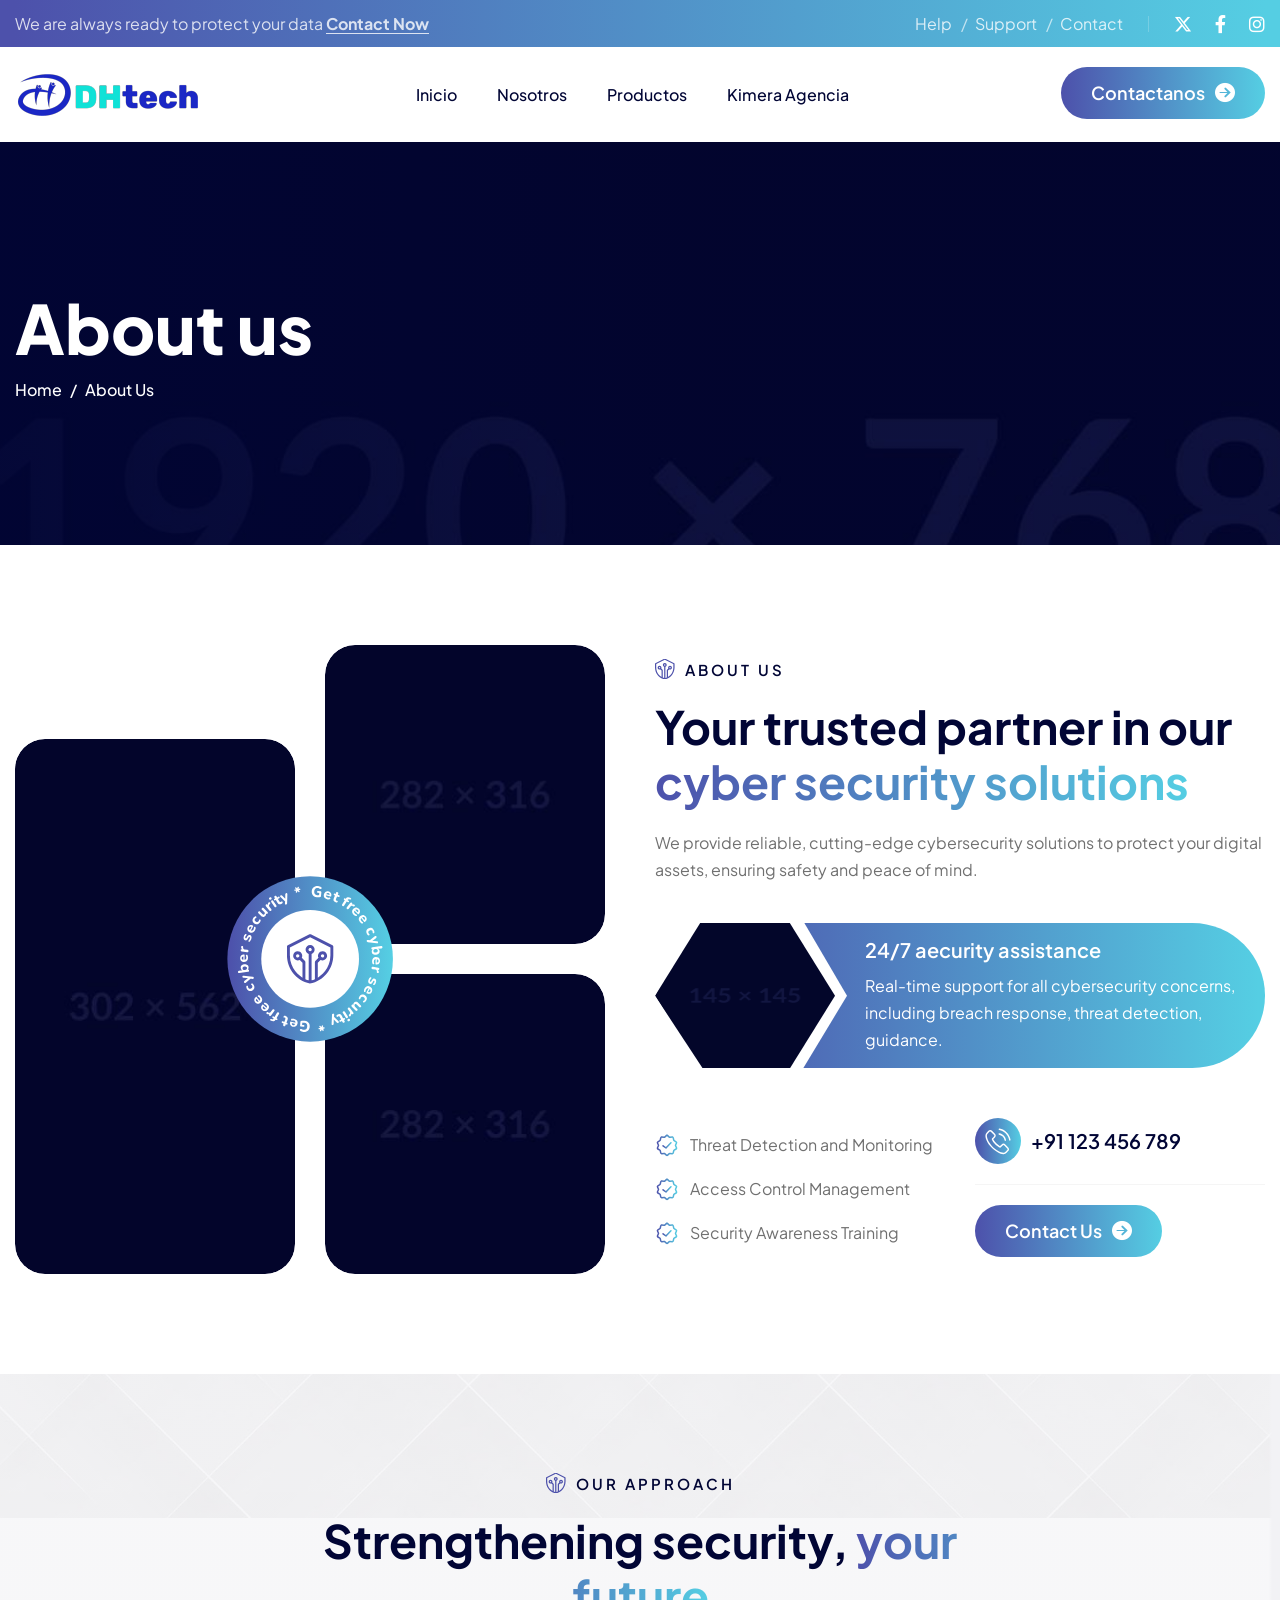
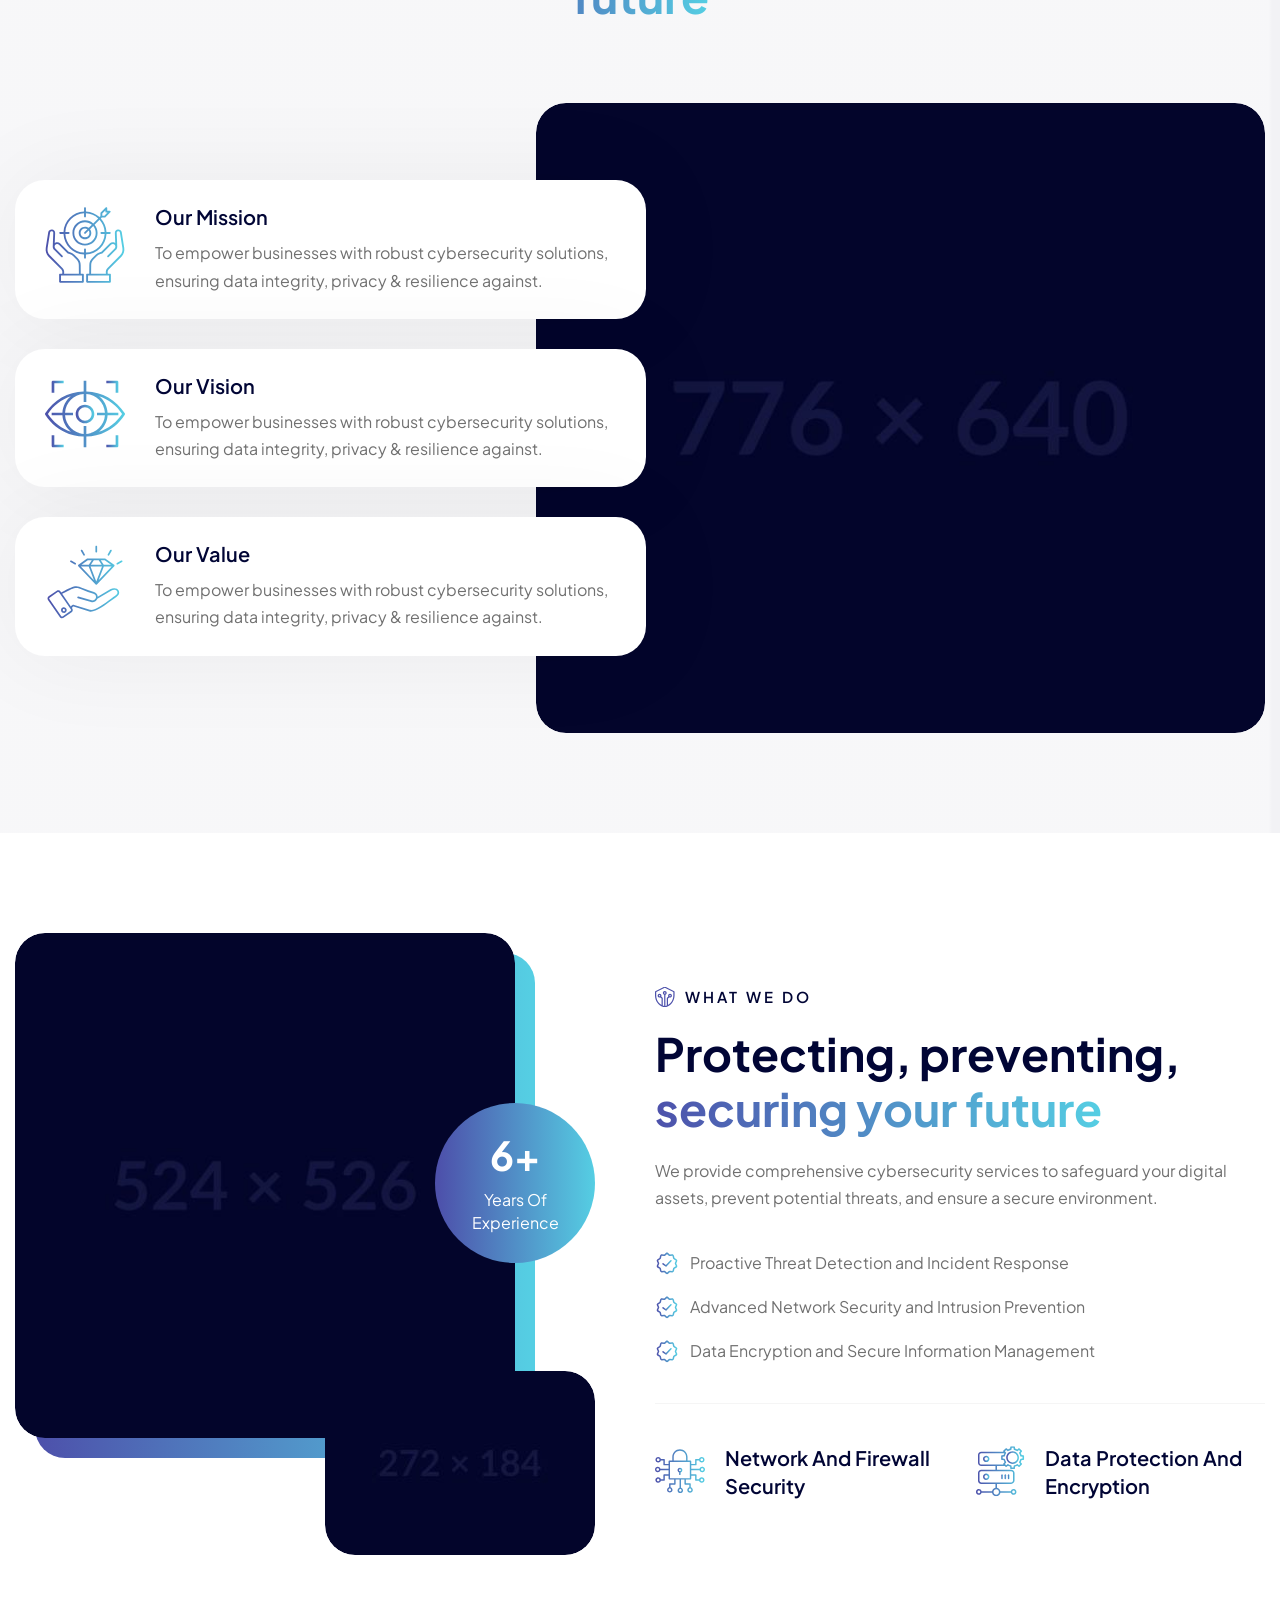
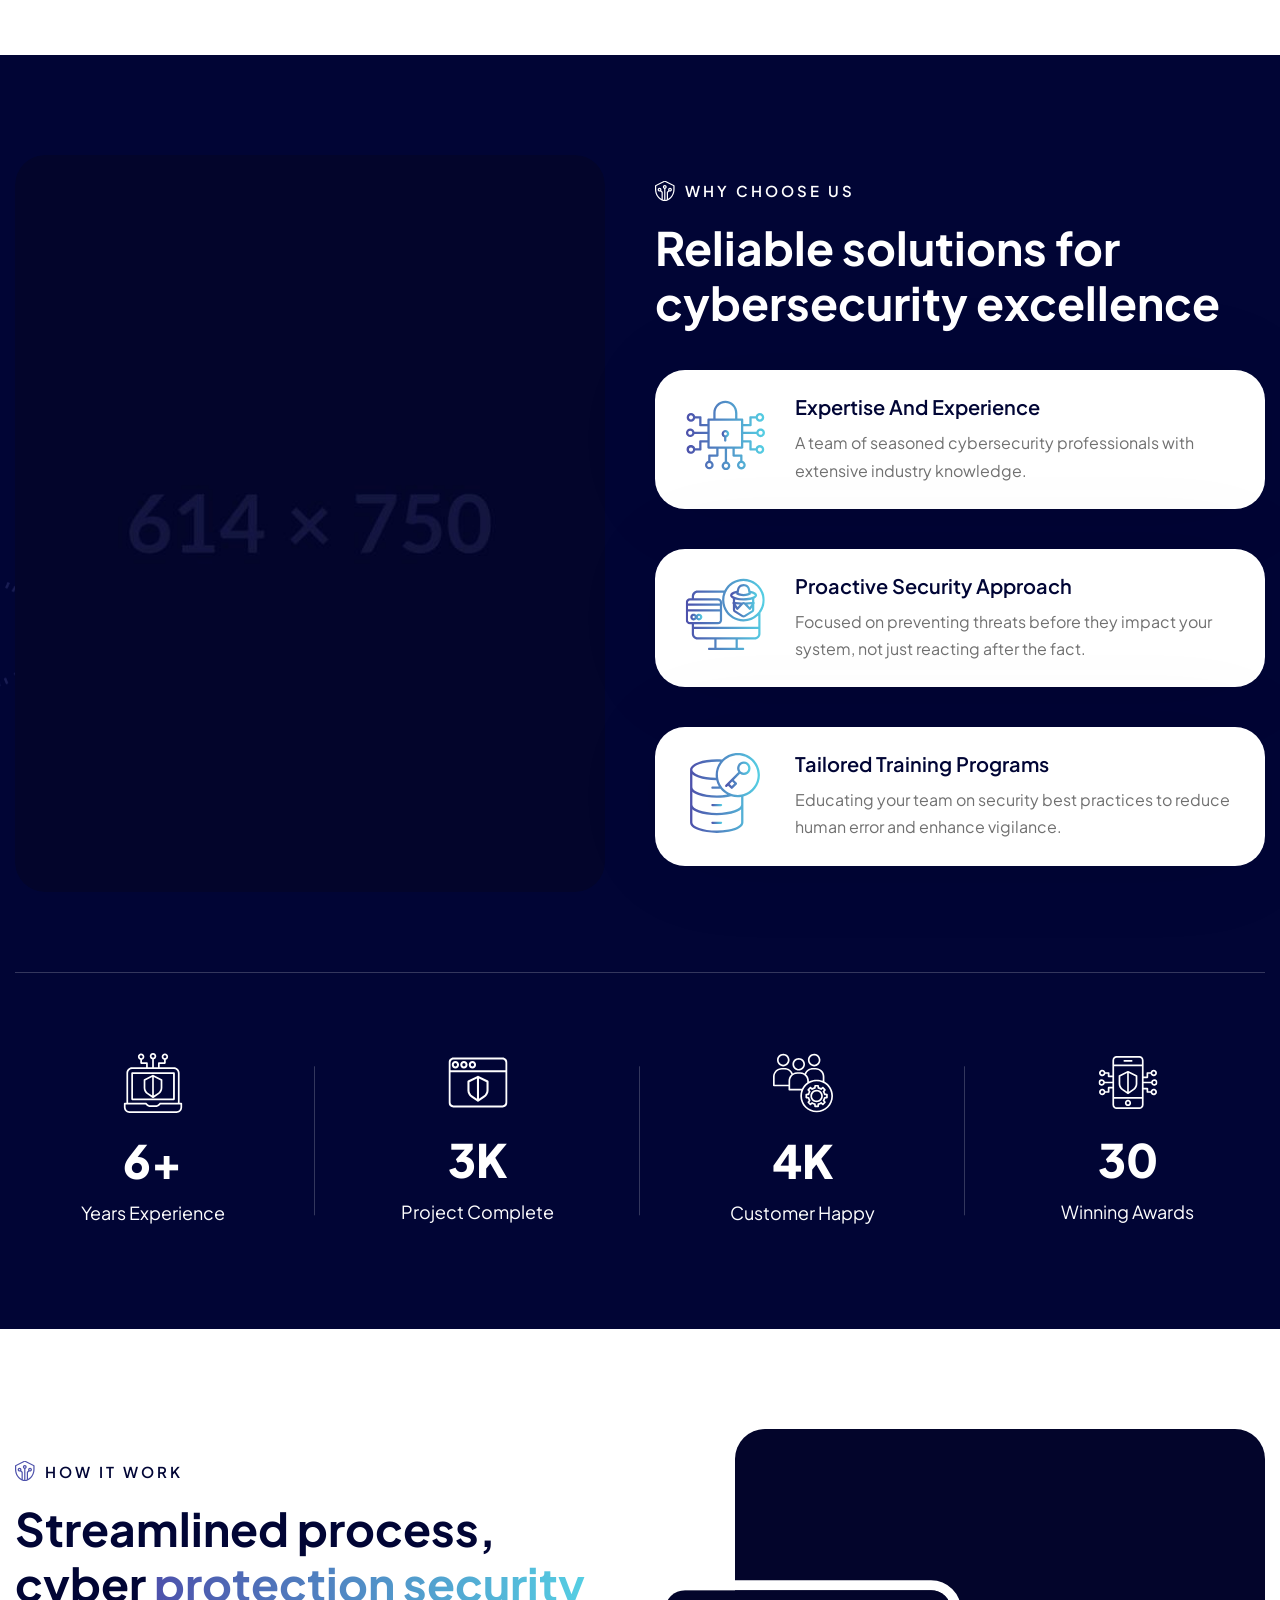
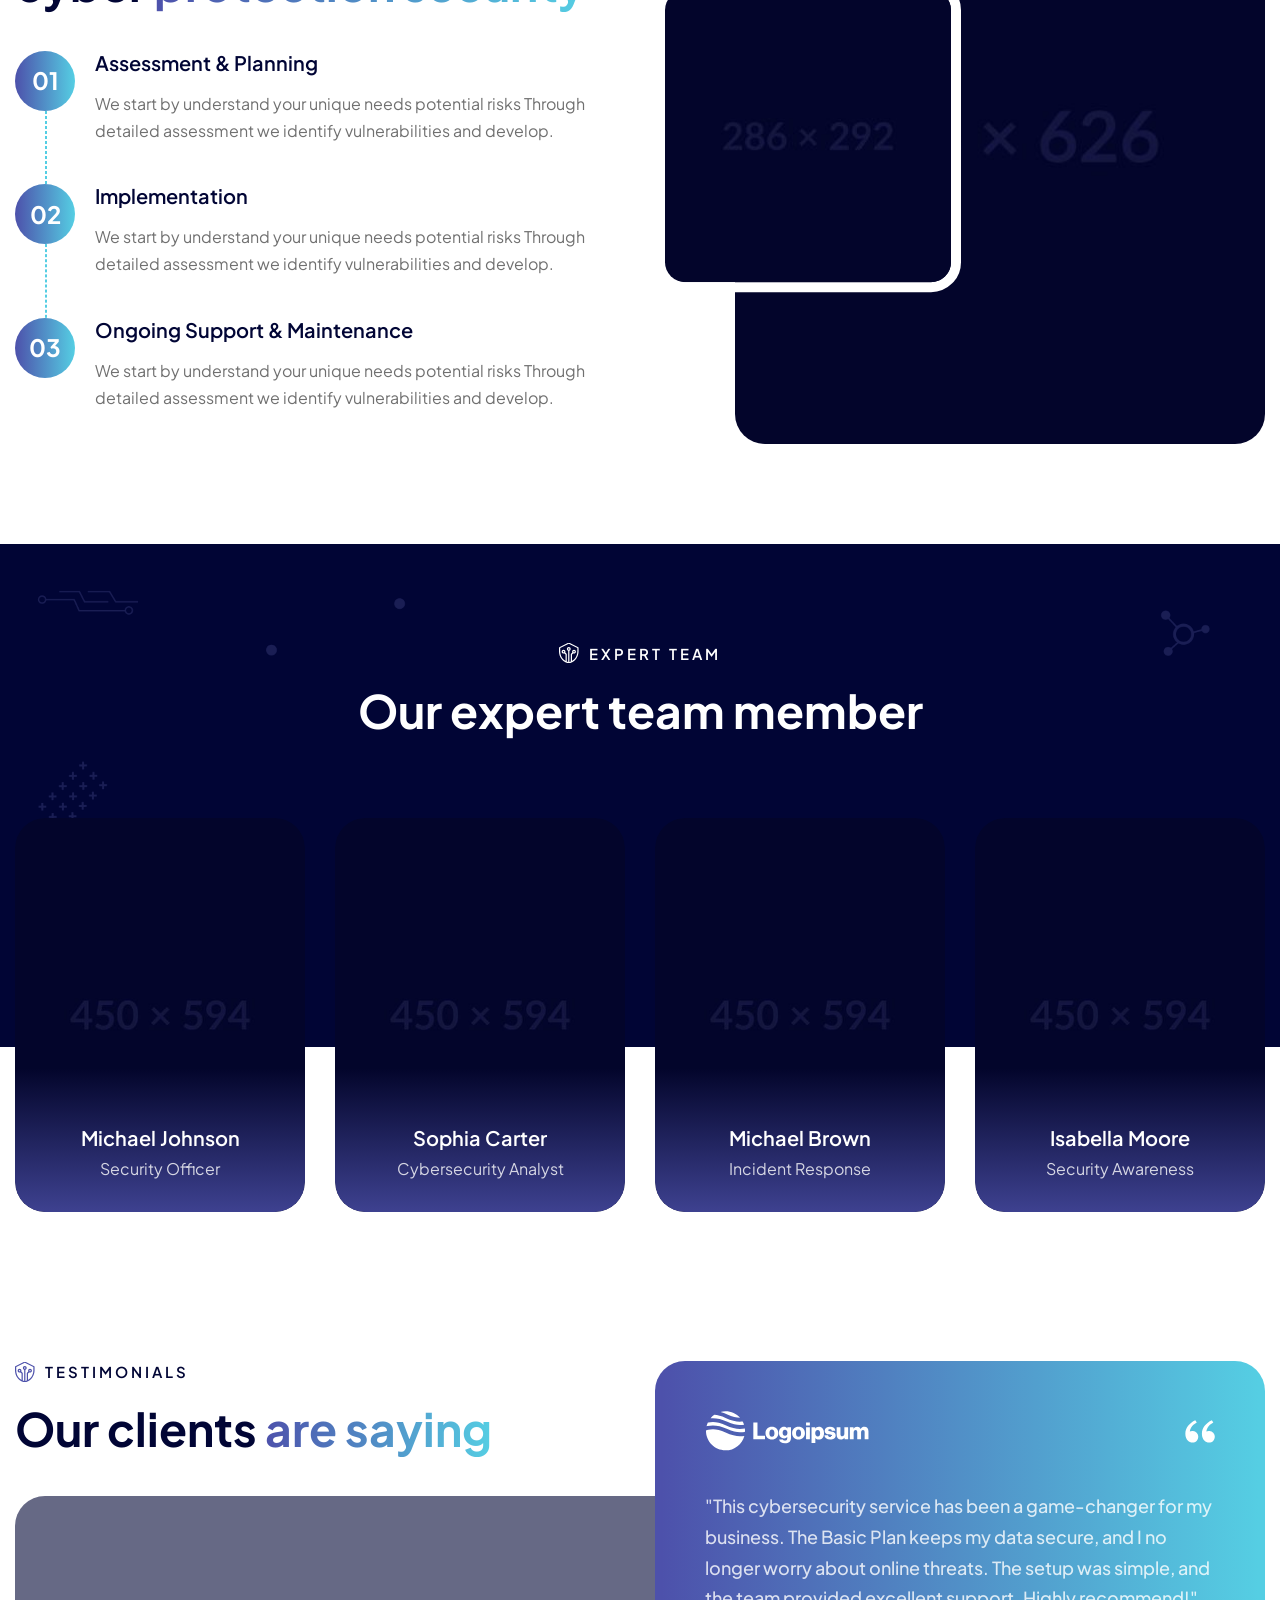
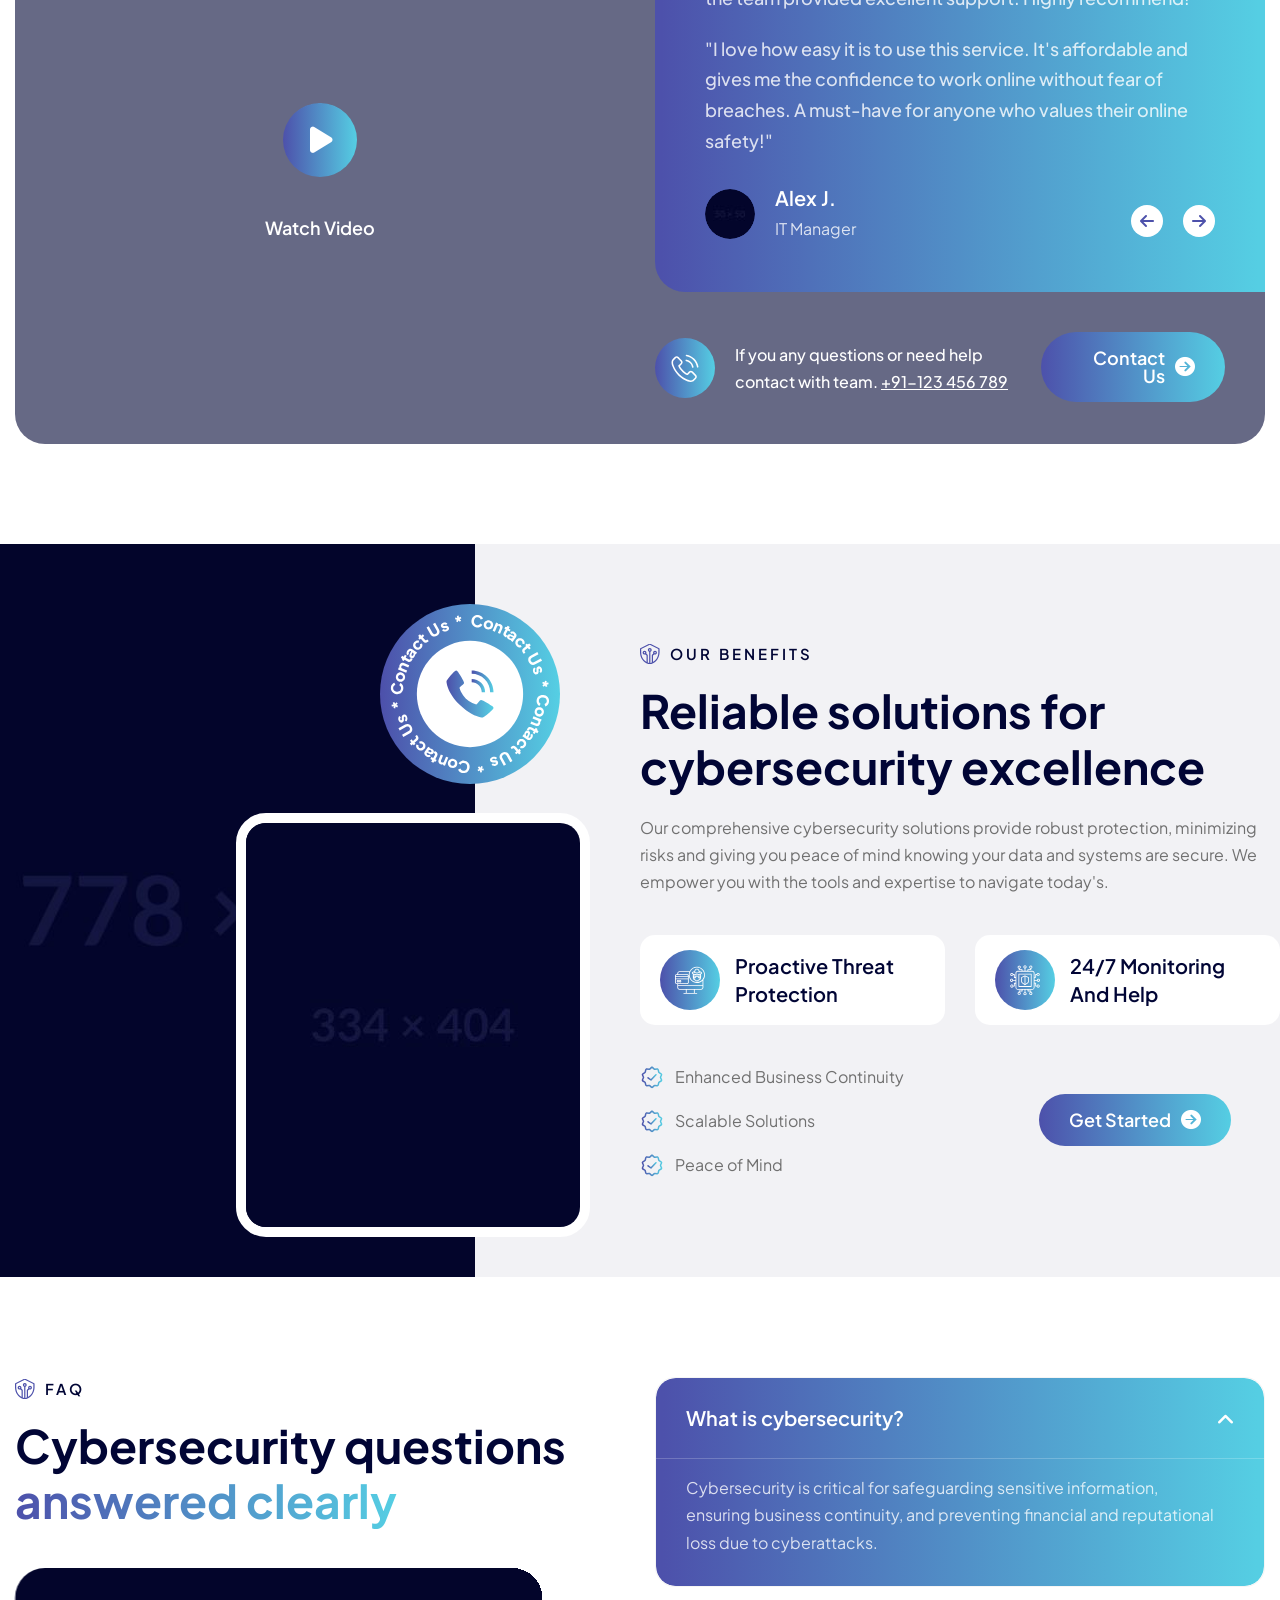
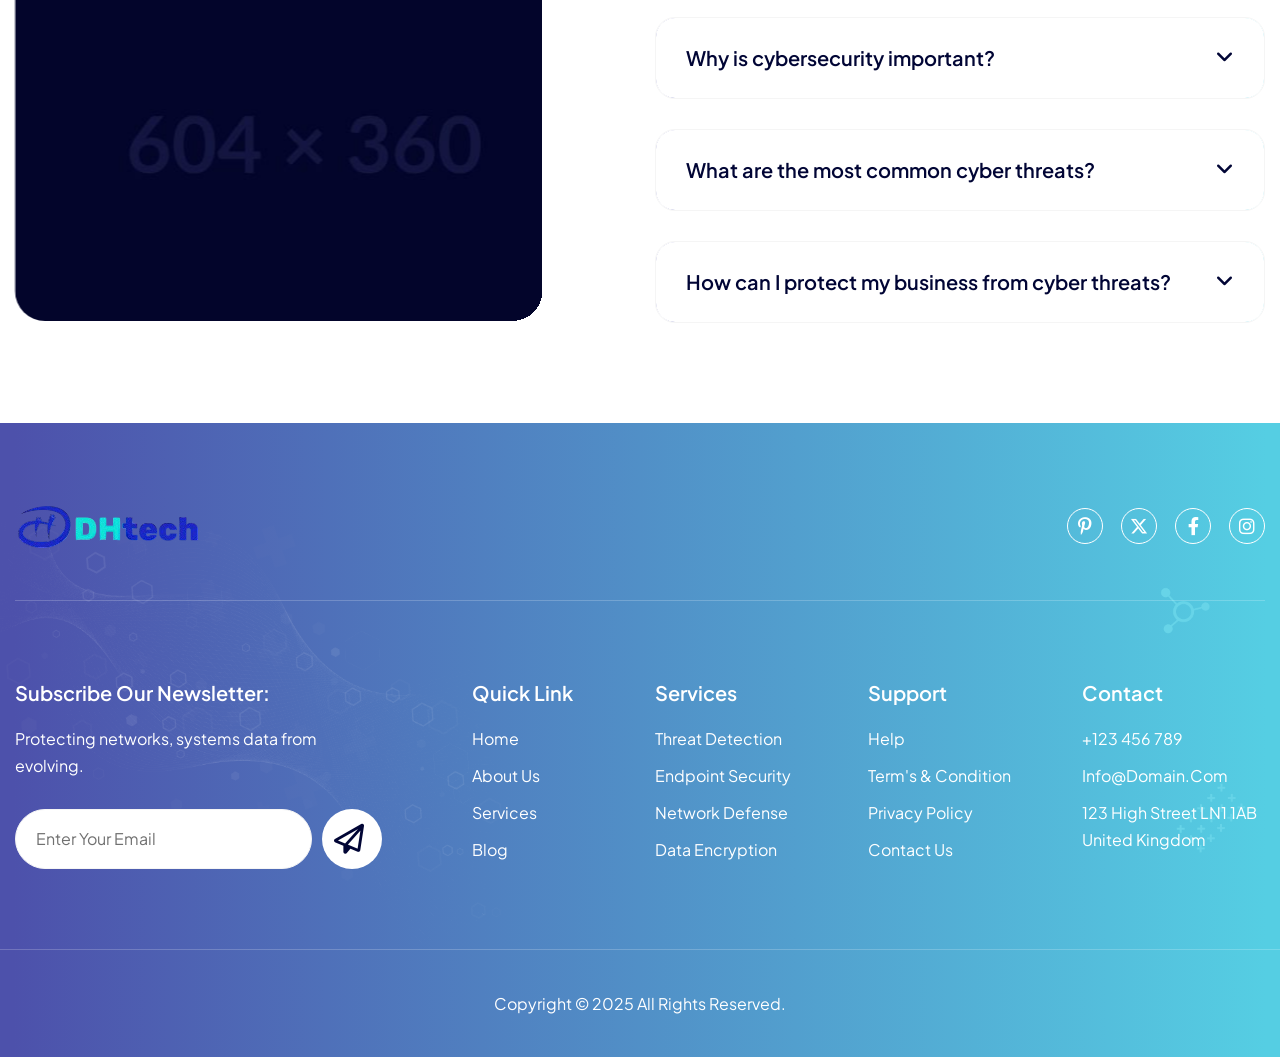
<file: about.html>
<!DOCTYPE html>
<html lang="zxx">
<head>
	<!-- Meta -->
	<meta charset="utf-8">
	<meta http-equiv="X-UA-Compatible" content="IE=edge">
	<meta name="viewport" content="width=device-width, initial-scale=1.0, maximum-scale=1">
	<meta name="description" content="">
	<meta name="keywords" content="">
	<meta name="author" content="Awaiken">
	<!-- Page Title -->
    <title>DH Tech - Ciberseguridad</title>
	<!-- Favicon Icon -->
	<link rel="shortcut icon" type="image/x-icon" href="images/favicon.png">
	<!-- Google Fonts Css-->
	<link rel="preconnect" href="https://fonts.googleapis.com">
    <link rel="preconnect" href="https://fonts.gstatic.com" crossorigin>
    <link href="https://fonts.googleapis.com/css2?family=Plus+Jakarta+Sans:ital,wght@0,200..800;1,200..800&display=swap" rel="stylesheet">
	<!-- Bootstrap Css -->
	<link href="css/bootstrap.min.css" rel="stylesheet" media="screen">
	<!-- SlickNav Css -->
	<link href="css/slicknav.min.css" rel="stylesheet">
	<!-- Swiper Css -->
	<link rel="stylesheet" href="css/swiper-bundle.min.css">
	<!-- Font Awesome Icon Css-->
	<link href="css/all.min.css" rel="stylesheet" media="screen">
	<!-- Animated Css -->
	<link href="css/animate.css" rel="stylesheet">
    <!-- Magnific Popup Core Css File -->
	<link rel="stylesheet" href="css/magnific-popup.css">
	<!-- Mouse Cursor Css File -->
	<link rel="stylesheet" href="css/mousecursor.css">
	<!-- Main Custom Css -->
	<link href="css/custom.css" rel="stylesheet" media="screen">
</head>
<body>

    <!-- Preloader Start -->
	<div class="preloader">
		<div class="loading-container">
			<div class="loading"></div>
			<div id="loading-icon"><img src="images/loader.svg" alt=""></div>
		</div>
	</div>
	<!-- Preloader End -->

    <!-- Topbar Section Start -->
    <div class="topbar">
        <div class="container">
            <div class="row align-items-center">
                <div class="col-md-7">
                    <div class="topbar-info-text">
                        <p>We are always ready to protect your data <a href="contact.html">Contact now</a></p>
                    </div>
                </div>
                
                <div class="col-md-5">
                    <!-- Topbar Social Links Start -->
                    <div class="topbar-links">
                        <!-- Topbar Contact Information Start -->
                        <div class="topbar-contact-info">
                            <ul>
                                <li><a href="#">Help</a></li>
                                <li><a href="#">Support</a></li>
                                <li><a href="contact.html">Contact</a></li>
                            </ul>
                        </div>
                        <!-- Topbar Contact Information End -->

                        <!-- Topbar Social Links Start -->
                        <div class="topbar-social-links">
                            <ul>
                                <li><a href="#"><i class="fa-brands fa-x-twitter"></i></a></li>
                                <li><a href="#"><i class="fa-brands fa-facebook-f"></i></a></li>
                                <li><a href="#"><i class="fa-brands fa-instagram"></i></a></li>
                            </ul>
                        </div>
                        <!-- Topbar Social Links End -->
                    </div>
                    <!-- Topbar Social Links End -->
                </div>
            </div>
        </div>
    </div>
    <!-- Topbar Section End -->

    <!-- Header Start -->
	<header class="main-header">
		<div class="header-sticky">
			<nav class="navbar navbar-expand-lg">
				<div class="container">
					<!-- Logo Start -->
					<a class="navbar-brand" href="./">
						<img src="images/logo_dh_tech.png" alt="Logo">
					</a>
					<!-- Logo End -->

					<!-- Main Menu Start -->
					<div class="collapse navbar-collapse main-menu">
                        <div class="nav-menu-wrapper">
                            <ul class="navbar-nav mr-auto" id="menu">
                                <li class="nav-item"><a class="nav-link" href="index.html">Inicio</a></li>
                                <li class="nav-item"><a class="nav-link" href="about.html">Nosotros</a>
                                <li class="nav-item"><a class="nav-link" href="services.html">Productos</a></li>
                                <li class="nav-item"><a class="nav-link" href="#">Kimera Agencia</a></li>
                            </ul>
                        </div>

                        <!-- Header Btn Start -->
                        <div class="header-btn">
                            <a href="contact.html" class="btn-default">Contactanos</a>
                        </div>
                        <!-- Header Btn End -->
					</div>
					<!-- Main Menu End -->
					<div class="navbar-toggle"></div>
				</div>
			</nav>
			<div class="responsive-menu"></div>
		</div>
	</header>
	<!-- Header End -->

    <!-- Page Header Start -->
    <div class="page-header parallaxie">
        <div class="container">
            <div class="row align-items-center">
                <div class="col-lg-12">
                    <!-- Page Header Box Start -->
                    <div class="page-header-box">
                        <h1 class="wow fadeInUp" data-cursor="-opaque">About us</h1>
                        <nav class="wow fadeInUp" data-wow-delay="0.2s">
                            <ol class="breadcrumb">
                                <li class="breadcrumb-item"><a href="./">home</a></li>
                                <li class="breadcrumb-item active" aria-current="page">about us</li>
                            </ol>
                        </nav>
                    </div>
                    <!-- Page Header Box End -->
                </div>
            </div>
        </div>
    </div>
    <!-- Page Header End -->

    <!-- About Us Section Start -->
    <div class="about-us">
        <div class="container">
            <div class="row align-items-center">
                <div class="col-lg-6">
                    <!-- About Us Image Start -->
                    <div class="about-us-image">
                        <!-- About Image Box Start -->
                        <div class="about-image-box about-img-1">
                            <figure class="image-anime reveal">
                                <img src="images/about-image-1.jpg" alt="">
                            </figure>
                        </div>
                        <!-- About Image Box End -->

                        <!-- About Image Box Start -->
                        <div class="about-image-box">
                            <div class="about-img-2">
                                <figure class="image-anime reveal">
                                    <img src="images/about-image-2.jpg" alt="">
                                </figure>
                            </div>

                            <div class="about-img-3">
                                <figure class="image-anime reveal">
                                    <img src="images/about-image-3.jpg" alt="">
                                </figure>
                            </div>
                        </div>
                        <!-- About Image Box Start -->

                        <!-- Get Free Security Circle Start -->
                        <div class="get-free-security-circle">
                            <a href="contact.html">
                                <img src="images/get-free-security-circle.svg" alt="">
                            </a>
                        </div>
                        <!-- Get Free Security Circle End -->
                    </div>
                    <!-- About Us Image End -->
                </div>

                <div class="col-lg-6">
                    <!-- About Us Content Start -->
                    <div class="about-us-content">
                        <!-- Section Title Start -->
                        <div class="section-title">
                            <h3 class="wow fadeInUp">about us</h3>
                            <h2 class="wow fadeInUp" data-wow-delay="0.2s" data-cursor="-opaque">Your trusted partner in our <span>cyber security solutions</span></h2>
                            <p class="wow fadeInUp" data-wow-delay="0.4s"> We provide reliable, cutting-edge cybersecurity solutions to protect your digital assets, ensuring safety and peace of mind.</p>
                        </div>
                        <!-- Section Title End -->

                        <!-- About Us Body Start -->
                        <div class="about-us-body wow fadeInUp" data-wow-delay="0.6s">
                            <!-- About Us Body Image Start -->
                            <div class="about-us-body-img">
                                <figure class="image-anime">
                                    <img src="images/about-body-img.png" alt="">
                                </figure>
                            </div>
                            <!-- About Us Body Image End -->
                            
                            <!-- About Us Body Content Start -->
                            <div class="about-us-body-content">
                                <h3>24/7 aecurity assistance</h3>
                                <p>Real-time support for all cybersecurity concerns, including breach response, threat detection, guidance.</p>
                            </div>
                            <!-- About Us Body Content End -->
                        </div>
                        <!-- About Us Body End -->

                        <!-- About Us Footer Start -->
                        <div class="about-us-footer wow fadeInUp" data-wow-delay="0.8s">
                            <!-- About Footer List Start -->
                            <div class="about-footer-list">
                                <ul>
                                    <li>Threat Detection and Monitoring</li>
                                    <li>Access Control Management</li>
                                    <li>Security Awareness Training</li>
                                </ul>
                            </div>
                            <!-- About Footer List End -->
                            
                            <!-- About Footer Content Start -->
                            <div class="about-footer-content">
                                <!-- About Content Button Start -->
                                <div class="about-contact-btn">
                                    <div class="icon-box">
                                        <img src="images/icon-phone.svg" alt="">
                                    </div>
                                    
                                    <div class="about-footer-btn-content">
                                        <h3><a href="tel:+91123456789">+91 123 456 789</a></h3>
                                    </div>
                                </div>
                                <!-- About Content Button End -->
                                
                                <!-- About Footer Button Start -->
                                <div class="about-footer-btn">
                                    <a href="contact.html" class="btn-default">contact us</a>
                                </div>
                                <!-- About Footer Button End -->
                            </div>
                            <!-- About Footer Content End -->
                        </div>
                        <!-- About Us Footer End -->
                    </div>
                    <!-- About Us Content End -->
                </div>
            </div>
        </div>
    </div>
    <!-- About Us Section End -->

    <!-- Our Approach Section Start -->
    <div class="our-approach parallaxie">
        <div class="container">
            <div class="row section-row">
                <div class="col-lg-12">
                    <!-- Section Title Start -->
                    <div class="section-title">
                        <h3 class="wow fadeInUp">our approach</h3>
                        <h2 class="wow fadeInUp" data-wow-delay="0.2s" data-cursor="-opaque">Strengthening security, <span>your future</span></h2>
                    </div>
                    <!-- Section Title End -->
                </div>
            </div>

            <div class="row align-items-center no-gutters">
                <div class="col-lg-5">
                    <!-- Our Approach Content Start -->
                    <div class="our-approach-content">
                        <!-- Mission Vision Item Start -->
                        <div class="mission-vision-item wow fadeInUp">
                            <div class="icon-box">
                                <img src="images/icon-our-mission.svg" alt="">
                            </div>
                            <div class="mission-vision-content">
                                <h3>our mission</h3>
                                <p>To empower businesses with robust cybersecurity solutions, ensuring data integrity, privacy & resilience against.</p>
                            </div>
                        </div>
                        <!-- Mission Vision Item End -->

                        <!-- Mission Vision Item Start -->
                        <div class="mission-vision-item wow fadeInUp" data-wow-delay="0.2s">
                            <div class="icon-box">
                                <img src="images/icon-our-vision.svg" alt="">
                            </div>
                            <div class="mission-vision-content">
                                <h3>our vision</h3>
                                <p>To empower businesses with robust cybersecurity solutions, ensuring data integrity, privacy & resilience against.</p>
                            </div>
                        </div>
                        <!-- Mission Vision Item End -->

                        <!-- Mission Vision Item Start -->
                        <div class="mission-vision-item wow fadeInUp" data-wow-delay="0.4s">
                            <div class="icon-box">
                                <img src="images/icon-our-value.svg" alt="">
                            </div>
                            <div class="mission-vision-content">
                                <h3>our value</h3>
                                <p>To empower businesses with robust cybersecurity solutions, ensuring data integrity, privacy & resilience against.</p>
                            </div>
                        </div>
                        <!-- Mission Vision Item End -->
                    </div>
                    <!-- Our Approach Content End -->
                </div>

                <div class="col-lg-7">
                    <!-- Our Approach Image Start -->
                    <div class="our-approach-image">
                        <figure class="image-anime reveal">
                            <img src="images/our-approach-image.jpg" alt="">
                        </figure>
                    </div>
                    <!-- Our Approach Image End -->
                </div>
            </div>
        </div>
    </div>
    <!-- Our Approach Section End -->

    <!-- What We Do Section Start -->
    <div class="what-we-do">
        <div class="container">
            <div class="row align-items-center">
                <div class="col-lg-6">
                    <!-- What We Do Image Start -->
                    <div class="what-we-do-image">
                        <div class="what-we-do-img-1">
                            <figure class="image-anime reveal">
                                <img src="images/what-we-do-img-1.jpg" alt="">
                            </figure>
                        </div>

                        <div class="what-we-do-img-2">
                            <figure class="image-anime reveal">
                                <img src="images/what-we-do-img-2.jpg" alt="">
                            </figure>
                        </div>

                        <div class="company-experience-box what-we-do-circle">
                            <h2><span class="counter">25</span>+</h2>
                            <p>Years of experience </p>
                        </div>
                    </div>
                    <!-- What We Do Image End -->
                </div>

                <div class="col-lg-6">
                    <!-- What We Do Content Start -->
                    <div class="what-we-do-content">
                        <!-- Section Title Start -->
                        <div class="section-title">
                            <h3 class="wow fadeInUp">what we do</h3>
                            <h2 class="wow fadeInUp" data-wow-delay="0.2s" data-cursor="-opaque">Protecting, preventing, <span>securing your future</span></h2>
                            <p class="wow fadeInUp" data-wow-delay="0.4s">We provide comprehensive cybersecurity services to safeguard your digital assets, prevent potential threats, and ensure a secure environment.</p>
                        </div>
                        <!-- Section Title End -->

                        <!-- What We Do Body Start -->
                        <div class="what-we-do-body wow fadeInUp" data-wow-delay="0.6s">
                            <ul>
                                <li>Proactive Threat Detection and Incident Response</li>
                                <li>Advanced Network Security and Intrusion Prevention</li>
                                <li>Data Encryption and Secure Information Management</li>
                            </ul>
                        </div>
                        <!-- What We Do Body End -->

                        <!-- What We List Start -->
                        <div class="what-we-list wow fadeInUp" data-wow-delay="0.8s">
                            <!-- What We Item Start -->
                            <div class="what-we-item">
                                <div class="icon-box">
                                    <img src="images/icon-what-we-item-1.svg" alt="">
                                </div>
                                <div class="what-we-item-content">
                                    <h3>network and firewall security</h3>
                                </div>
                            </div>
                            <!-- What We Item End -->

                            <!-- What We Item Start -->
                            <div class="what-we-item">
                                <div class="icon-box">
                                    <img src="images/icon-what-we-item-2.svg" alt="">
                                </div>
                                <div class="what-we-item-content">
                                    <h3>data protection and encryption</h3>
                                </div>
                            </div>
                            <!-- What We Item End -->
                        </div>
                        <!-- What We List End -->
                    </div>
                    <!-- What We Do Content End -->
                </div>
            </div>
        </div>
    </div>
    <!-- What We Do Section End -->

    <!-- Why Choose Us Section Start -->
    <div class="why-choose-us">
        <div class="container">
            <div class="row align-items-center">
                <div class="col-lg-6">
                    <!-- Why Choose Image Start -->
                    <div class="why-choose-image">
                        <figure class="image-anime reveal">
                            <img src="images/why-choose-image.jpg" alt="">
                        </figure>
                    </div>
                    <!-- Why Choose Image End -->
                </div>

                <div class="col-lg-6">
                    <!-- Why Choose Content Start -->
                    <div class="why-choose-content">
                        <!-- Section Title Start -->
                        <div class="section-title dark-section">
                            <h3 class="wow fadeInUp">why choose us</h3>
                            <h2 class="wow fadeInUp" data-wow-delay="0.2s" data-cursor="-opaque">Reliable solutions for cybersecurity excellence</h2>
                        </div>
                        <!-- Section Title End -->

                        <!-- Why Choose List Start -->
                        <div class="why-choose-list">
                            <!-- Why Choose Item Start -->
                            <div class="why-choose-item wow fadeInUp" data-wow-delay="0.4s">
                                <div class="icon-box">
                                    <img src="images/icon-why-choose-1.svg" alt="">
                                </div>
                                <div class="why-choose-item-content">
                                    <h3>expertise and experience</h3>
                                    <p>A team of seasoned cybersecurity professionals with extensive industry knowledge.</p>
                                </div>
                            </div>
                            <!-- Why Choose Item End -->

                            <!-- Why Choose Item Start -->
                            <div class="why-choose-item wow fadeInUp" data-wow-delay="0.6s">
                                <div class="icon-box">
                                    <img src="images/icon-why-choose-2.svg" alt="">
                                </div>
                                <div class="why-choose-item-content">
                                    <h3>proactive security approach</h3>
                                    <p>Focused on preventing threats before they impact your system, not just reacting after the fact.</p>
                                </div>
                            </div>
                            <!-- Why Choose Item End -->

                            <!-- Why Choose Item Start -->
                            <div class="why-choose-item wow fadeInUp" data-wow-delay="0.8s">
                                <div class="icon-box">
                                    <img src="images/icon-why-choose-3.svg" alt="">
                                </div>
                                <div class="why-choose-item-content">
                                    <h3>tailored training programs</h3>
                                    <p>Educating your team on security best practices to reduce human error and enhance vigilance.</p>
                                </div>
                            </div>
                            <!-- Why Choose Item End -->
                        </div>
                        <!-- Why Choose List End -->
                    </div>
                    <!-- Why Choose Content End -->
                </div>

                <div class="col-lg-12">
                    <!-- Why Choose Counter List Start -->
                    <div class="why-choose-counter-list">
                        <!-- Why Choose Counter Item Start -->
                        <div class="why-choose-counter-item">
                            <div class="icon-box">
                                <img src="images/icon-why-choose-counter-1.svg" alt="">
                            </div>
                            <div class="why-choose-counter-content">
                                <h3><span class="counter">25</span>+</h3>
                                <p>Years Experience</p>
                            </div>
                        </div>
                        <!-- Why Choose Counter Item End -->

                        <!-- Why Choose Counter Item Start -->
                        <div class="why-choose-counter-item">
                            <div class="icon-box">
                                <img src="images/icon-why-choose-counter-2.svg" alt="">
                            </div>
                            <div class="why-choose-counter-content">
                                <h3><span class="counter">15</span>K</h3>
                                <p>project complete</p>
                            </div>
                        </div>
                        <!-- Why Choose Counter Item End -->

                        <!-- Why Choose Counter Item Start -->
                        <div class="why-choose-counter-item">
                            <div class="icon-box">
                                <img src="images/icon-why-choose-counter-3.svg" alt="">
                            </div>
                            <div class="why-choose-counter-content">
                                <h3><span class="counter">16</span>K</h3>
                                <p>customer happy</p>
                            </div>
                        </div>
                        <!-- Why Choose Counter Item End -->

                        <!-- Why Choose Counter Item Start -->
                        <div class="why-choose-counter-item">
                            <div class="icon-box">
                                <img src="images/icon-why-choose-counter-4.svg" alt="">
                            </div>
                            <div class="why-choose-counter-content">
                                <h3><span class="counter">120</span></h3>
                                <p>winning awards</p>
                            </div>
                        </div>
                        <!-- Why Choose Counter Item End -->
                    </div>
                    <!-- Why Choose Counter List End -->
                </div>
            </div>
        </div>
    </div>
    <!-- Why Choose Us Section End -->

    <!-- How It Work Section Start -->
    <div class="how-it-work">
        <div class="container">
            <div class="row align-items-center">
                <div class="col-lg-6">
                    <!-- How It Work Content Start -->
                    <div class="how-it-work-content">
                        <!-- Section Title Start -->
                        <div class="section-title">
                            <h3 class="wow fadeInUp">how it work</h3>
                            <h2 class="wow fadeInUp" data-wow-delay="0.2s" data-cursor="-opaque">Streamlined process, cyber <span>protection security</span></h2>
                        </div>
                        <!-- Section Title End -->

                        <!-- How Work List Start -->
                        <div class="work-step-list">
                            <!-- How Work Item Start -->
                            <div class="work-step-item wow fadeInUp" data-wow-delay="0.4s">
                                <div class="work-step-no">
                                    <h3>01</h3>
                                </div>
                                <div class="work-step-content">
                                    <h3>assessment & planning</h3>
                                    <p>We start by understand your unique needs potential risks Through detailed assessment we identify vulnerabilities and develop.</p>
                                </div>
                            </div>
                            <!-- How Work Item End -->

                            <!-- How Work Item Start -->
                            <div class="work-step-item wow fadeInUp" data-wow-delay="0.6s">
                                <div class="work-step-no">
                                    <h3>02</h3>
                                </div>
                                <div class="work-step-content">
                                    <h3>implementation</h3>
                                    <p>We start by understand your unique needs potential risks Through detailed assessment we identify vulnerabilities and develop.</p>
                                </div>
                            </div>
                            <!-- How Work Item End -->

                            <!-- How Work Item Start -->
                            <div class="work-step-item wow fadeInUp" data-wow-delay="0.8s">
                                <div class="work-step-no">
                                    <h3>03</h3>
                                </div>
                                <div class="work-step-content">
                                    <h3>ongoing support & maintenance</h3>
                                    <p>We start by understand your unique needs potential risks Through detailed assessment we identify vulnerabilities and develop.</p>
                                </div>
                            </div>
                            <!-- How Work Item End -->
                        </div>
                        <!-- How Work List End -->
                    </div>
                    <!-- How It Work Content End -->
                </div>

                <div class="col-lg-6">
                    <!-- How It Work Image Start -->
                    <div class="how-it-work-image">
                        <div class="how-it-work-img-1">
                            <figure class="image-anime">
                                <img src="images/how-it-work-image-1.jpg" alt="">
                            </figure>
                        </div>
                        <div class="how-it-work-img-2">
                            <figure class="image-anime">
                                <img src="images/how-it-work-image-2.jpg" alt="">
                            </figure>
                        </div>
                    </div>
                    <!-- How It Work Image End -->
                </div>
            </div>
        </div>
    </div>
    <!-- How It Work Section End -->

    <!-- Our Team Section Start -->
    <div class="our-team">
        <div class="container">
            <div class="row section-row">
                <div class="col-lg-12">
                    <!-- Section Title Start -->
                    <div class="section-title dark-section">
                        <h3 class="wow fadeInUp">Expert team</h3>
                        <h2 class="wow fadeInUp" data-wow-delay="0.2s" data-cursor="-opaque">Our expert team member</h2>
                    </div>
                    <!-- Section Title End -->
                </div>
            </div>

            <div class="row">
                <div class="col-lg-3 col-md-6">
                    <!-- Team Item Start -->
                    <div class="team-item wow fadeInUp">
                        <!-- Team Image Start -->
                        <div class="team-image">
                            <a href="team-single.html" data-cursor-text="View">
                                <figure class="image-anime">
                                    <img src="images/team-1.jpg" alt="">
                                </figure>
                            </a>

                            <!-- Team Social Icon Start -->
                            <div class="team-social-icon">
                                <ul>
                                    <li><a href="#"><i class="fa-brands fa-x-twitter"></i></a></li>
                                    <li><a href="#"><i class="fab fa-facebook-f"></i></a></li>
                                    <li><a href="#"><i class="fa-brands fa-instagram"></i></a></li>
                                </ul>
                            </div>
                            <!-- Team Social Icon End -->
                        </div>	
                        <!-- Team Image End -->

                        <!-- Team Content Start -->
                        <div class="team-content">
                            <h3><a href="team-single.html">michael johnson</a></h3>
                            <p>security officer</p>
                        </div>
                        <!-- Team Content End -->
                    </div>
                    <!-- Team Item End -->
                </div>

                <div class="col-lg-3 col-md-6">
                    <!-- Team Item Start -->
                    <div class="team-item wow fadeInUp" data-wow-delay="0.2s">
                        <!-- Team Image Start -->
                        <div class="team-image">
                            <a href="team-single.html" data-cursor-text="View">
                                <figure class="image-anime">
                                    <img src="images/team-2.jpg" alt="">
                                </figure>
                            </a>

                            <!-- Team Social Icon Start -->
                            <div class="team-social-icon">
                                <ul>
                                    <li><a href="#"><i class="fa-brands fa-x-twitter"></i></a></li>
                                    <li><a href="#"><i class="fab fa-facebook-f"></i></a></li>
                                    <li><a href="#"><i class="fa-brands fa-instagram"></i></a></li>
                                </ul>
                            </div>
                            <!-- Team Social Icon End -->
                        </div>	
                        <!-- Team Image End -->

                        <!-- Team Content Start -->
                        <div class="team-content">
                            <h3><a href="team-single.html">sophia carter</a></h3>
                            <p>cybersecurity analyst</p>
                        </div>
                        <!-- Team Content End -->
                    </div>
                    <!-- Team Item End -->
                </div>

                <div class="col-lg-3 col-md-6">
                    <!-- Team Item Start -->
                    <div class="team-item wow fadeInUp" data-wow-delay="0.4s">
                        <!-- Team Image Start -->
                        <div class="team-image">
                            <a href="team-single.html" data-cursor-text="View">
                                <figure class="image-anime">
                                    <img src="images/team-3.jpg" alt="">
                                </figure>
                            </a>

                            <!-- Team Social Icon Start -->
                            <div class="team-social-icon">
                                <ul>
                                    <li><a href="#"><i class="fa-brands fa-x-twitter"></i></a></li>
                                    <li><a href="#"><i class="fab fa-facebook-f"></i></a></li>
                                    <li><a href="#"><i class="fa-brands fa-instagram"></i></a></li>
                                </ul>
                            </div>
                            <!-- Team Social Icon End -->
                        </div>	
                        <!-- Team Image End -->

                        <!-- Team Content Start -->
                        <div class="team-content">
                           <h3><a href="team-single.html">michael brown</a></h3>
                            <p>incident response</p>
                        </div>
                        <!-- Team Content End -->
                    </div>
                    <!-- Team Item End -->
                </div>

                <div class="col-lg-3 col-md-6">
                    <!-- Team Item Start -->
                    <div class="team-item wow fadeInUp" data-wow-delay="0.6s">
                        <!-- Team Image Start -->
                        <div class="team-image">
                            <a href="team-single.html" data-cursor-text="View">
                                <figure class="image-anime">
                                    <img src="images/team-4.jpg" alt="">
                                </figure>
                            </a>

                            <!-- Team Social Icon Start -->
                            <div class="team-social-icon">
                                <ul>
                                    <li><a href="#"><i class="fa-brands fa-x-twitter"></i></a></li>
                                    <li><a href="#"><i class="fab fa-facebook-f"></i></a></li>
                                    <li><a href="#"><i class="fa-brands fa-instagram"></i></a></li>
                                </ul>
                            </div>
                            <!-- Team Social Icon End -->
                        </div>	
                        <!-- Team Image End -->

                        <!-- Team Content Start -->
                        <div class="team-content">
                            <h3><a href="team-single.html">isabella moore</a></h3>
                            <p>security awareness</p>
                        </div>
                        <!-- Team Content End -->
                    </div>
                    <!-- Team Item End -->
                </div>
            </div>
        </div>
    </div>
    <!-- Our Team Section End -->

    <!-- Our Testimonials Section Start -->
    <div class="our-testimonials">
        <div class="container">
            <div class="row">
                <div class="col-lg-6">
                    <!-- Section Title Start -->
                    <div class="section-title">
                        <h3 class="wow fadeInUp">testimonials</h3>
                        <h2 class="wow fadeInUp" data-wow-delay="0.2s" data-cursor="-opaque">Our clients <span>are saying</span></h2>
                    </div>
                    <!-- Section Title End -->
                </div>

                <div class="col-lg-12">
                    <!-- Testimonial Box Start -->
                    <div class="testimonial-box parallaxie">
                        <!-- Testimonial Video Button Start -->
                        <div class="testimonial-video-button">
                            <a href="https://www.youtube.com/watch?v=Y-x0efG1seA" class="popup-video" data-cursor-text="Play">
                                <i class="fa-solid fa-play"></i>
                            </a>
                            <h3>Watch video</h3>
                        </div>
                        <!-- Testimonial Video Button End -->

                        <!-- Testimonial Slide Box Start -->
                        <div class="testimonial-slider-box">
                            <!-- Testimonial Slide Start -->
                            <div class="testimonial-slider">
                                <div class="swiper">
                                    <div class="swiper-wrapper" data-cursor-text="Drag">
                                        <!-- Testimonial Slide Start -->
                                        <div class="swiper-slide">
                                            <div class="testimonial-item">
                                                <div class="testimonial-header">
                                                    <div class="testimonial-company-logo">
                                                        <img src="images/company-logo.svg" alt="">
                                                    </div>        
                                                    <div class="testimonial-quote">
                                                        <img src="images/testimonial-quote.svg" alt="">
                                                    </div>
                                                </div>                               
                                                <div class="testimonial-content">
                                                    <p>"This cybersecurity service has been a game-changer for my business. The Basic Plan keeps my data secure, and I no longer worry about online threats. The setup was simple, and the team provided excellent support. Highly recommend!"</p>
                                                    <p>"I love how easy it is to use this service. It's affordable and gives me the confidence to work online without fear of breaches. A must-have for anyone who values their online safety!"</p>
                                                </div>
                                                <div class="testimonial-body">
                                                    <div class="author-image">
                                                        <figure class="image-anime">
                                                            <img src="images/author-1.jpg" alt="">
                                                        </figure>
                                                    </div>
                                                    <div class="author-content">
                                                        <h3>Alex J.</h3>
                                                        <p>IT manager</p>
                                                    </div>   
                                                </div>                                    
                                            </div>
                                        </div>
                                        <!-- Testimonial Slide End -->

                                        <!-- Testimonial Slide Start -->
                                        <div class="swiper-slide">
                                            <div class="testimonial-item">
                                                <div class="testimonial-header">
                                                    <div class="testimonial-company-logo">
                                                        <img src="images/company-logo.svg" alt="">
                                                    </div>        
                                                    <div class="testimonial-quote">
                                                        <img src="images/testimonial-quote.svg" alt="">
                                                    </div>
                                                </div>                               
                                                <div class="testimonial-content">
                                                    <p>"This cybersecurity service has been a game-changer for my business. The Basic Plan keeps my data secure, and I no longer worry about online threats. The setup was simple, and the team provided excellent support. Highly recommend!"</p>
                                                    <p>"I love how easy it is to use this service. It's affordable and gives me the confidence to work online without fear of breaches. A must-have for anyone who values their online safety!"</p>
                                                </div>
                                                <div class="testimonial-body">
                                                    <div class="author-image">
                                                        <figure class="image-anime">
                                                            <img src="images/author-2.jpg" alt="">
                                                        </figure>
                                                    </div>
                                                    <div class="author-content">
                                                        <h3>Sarah Mitchell</h3>
                                                        <p>Cloud manager</p>
                                                    </div>   
                                                </div>                                    
                                            </div>
                                        </div>
                                        <!-- Testimonial Slide End -->
                                    </div>
                                    <div class="testimonial-btn">
                                        <div class="testimonial-button-prev"></div>
                                        <div class="testimonial-button-next"></div>
                                    </div>
                                </div>
                            </div>
                            <!-- Testimonial Slide End -->

                            <!-- Testimnoial Contact Info Start -->
                            <div class="testimonial-contact-info">
                                <!-- Testimonial Contact Box Start -->
                                <div class="testimonial-contact-box">
                                    <div class="icon-box">
                                        <img src="images/icon-phone.svg" alt="">
                                    </div>
                                    <div class="testimonial-contact-content">
                                        <p>If you any questions or need help contact with team. <span><a href="tel:+91123456789">+91-123 456 789</a></span></p>
                                    </div>
                                </div>
                                <!-- Testimonial Contact Box End -->
                                
                                <!-- Testimonial Contact Button Start -->
                                <div class="testimonial-contact-btn">
                                    <a href="contact.html" class="btn-default">contact us</a>
                                </div>
                                <!-- Testimonial Contact Button End -->
                            </div>
                            <!-- Testimnoial Contact Info End -->
                        </div>
                        <!-- Testimonial Slide Box End -->
                    </div>
                    <!-- Testimonials Box End -->
                </div>
            </div>
        </div>
    </div>
    <!-- Our Testimonials Section End -->

    <!-- Our Benefit Section Start -->
    <div class="our-benefits">
        <div class="container-fluid">
            <div class="row no-gutters">
                <div class="col-lg-6">
                    <!-- Our Benefit Image Start -->
                    <div class="our-benefit-image">
                        <div class="benefit-img-1">
                            <figure class="image-anime">
                                <img src="images/benefit-image-1.jpg" alt="">
                            </figure>
                        </div>

                        <div class="benefit-img-2">
                            <figure class="image-anime">
                                <img src="images/benefit-image-2.jpg" alt="">
                            </figure>
                        </div>

                        <div class="contact-us-circle">
                            <a href="contact.html">
                                <img src="images/contact-circle-image.svg" alt="">
                            </a>
                        </div>
                    </div>
                    <!-- Our Benefit Image End -->
                </div>

                <div class="col-lg-6">
                    <!-- Our Benefit Content Start -->
                    <div class="our-benefit-content">
                        <!-- Section Title Start -->
                        <div class="section-title">
                            <h3 class="wow fadeInUp">our benefits</h3>
                            <h2 class="wow fadeInUp" data-wow-delay="0.2s" data-cursor="-opaque">Reliable solutions for cybersecurity excellence</h2>
                            <p class="wow fadeInUp" data-wow-delay="0.4s">Our comprehensive cybersecurity solutions provide robust protection, minimizing risks and giving you peace of mind knowing your data and systems are secure. We empower you with the tools and expertise to navigate today's.</p>
                        </div>
                        <!-- Section Title End -->

                        <!-- Our Benefit Body Start -->
                        <div class="our-benefit-body wow fadeInUp" data-wow-delay="0.6s">
                            <!-- Benefit Body Item Start -->
                            <div class="benefit-body-item">
                                <div class="icon-box">
                                    <img src="images/icon-benefit-body-1.svg" alt="">
                                </div>
                                <div class="benefit-body-item-content">
                                    <h3>proactive threat protection</h3>
                                </div>
                            </div>
                            <!-- Benefit Body Item End -->

                            <!-- Benefit Body Item Start -->
                            <div class="benefit-body-item">
                                <div class="icon-box">
                                    <img src="images/icon-benefit-body-2.svg" alt="">
                                </div>
                                <div class="benefit-body-item-content">
                                    <h3>24/7 monitoring and help</h3>
                                </div>
                            </div>
                            <!-- Benefit Body Item End -->
                        </div>
                        <!-- Our Benefit Body End -->

                        <!-- Our Benefit Footer Start -->
                        <div class="our-benefit-footer wow fadeInUp" data-wow-delay="0.8s">
                            <!-- Benefit Footer List Start -->
                            <div class="benefit-footer-list">
                                <ul>
                                    <li>Enhanced Business Continuity</li>
                                    <li>Scalable Solutions</li>
                                    <li>Peace of Mind</li>
                                </ul>
                            </div>
                            <!-- Our Benefit Footer List End -->

                            <!-- Benefit Footer Button Start -->
                            <div class="benefit-footer-btn">
                                <a href="contact.html" class="btn-default">get started</a>
                            </div>
                        </div>
                        <!-- Benefit Footer Button End -->
                    </div>
                    <!-- Our Benefit Content End` -->
                </div>
            </div>
        </div>
    </div>
    <!-- Our Benefit Section End -->

    <!-- Our Faqs Section Start -->
    <div class="our-faqs">
        <div class="container">
            <div class="row align-items-center">
                <div class="col-lg-6">
                    <!-- Faqs Content Start -->
                    <div class="faq-content">
                        <!-- Section Title Start -->
                        <div class="section-title">
                            <h3 class="wow fadeInUp">faq</h3>
                            <h2 class="wow fadeInUp" data-wow-delay="0.2s" data-cursor="-opaque">Cybersecurity questions <span>answered clearly</span></h2>
                        </div>
                        <!-- Section Title End -->

                        <!-- Faqs Image Start -->
                        <div class="faq-image">
                            <figure class="image-anime reveal">
                                <img src="images/faq-image.jpg" alt="">
                            </figure>
                        </div>
                        <!-- Faqs Image End -->
                    </div>
                    <!-- Faqs Content End -->
                </div>
                <div class="col-lg-6">
                    <!-- FAQ Accordion Start -->
                    <div class="faq-accordion" id="accordion">
                        <!-- FAQ Item Start -->
                        <div class="accordion-item wow fadeInUp">
                            <h2 class="accordion-header" id="heading1">
                                <button class="accordion-button" type="button" data-bs-toggle="collapse" data-bs-target="#collapse1" aria-expanded="true" aria-controls="collapse1">
                                    What is cybersecurity?
                                </button>
                            </h2>
                            <div id="collapse1" class="accordion-collapse collapse show" aria-labelledby="heading1" data-bs-parent="#accordion">
                                <div class="accordion-body">
                                    <p>Cybersecurity is critical for safeguarding sensitive information, ensuring business continuity, and preventing financial and reputational loss due to cyberattacks.</p>
                                </div>
                            </div>
                        </div>
                        <!-- FAQ Item End -->

                        <!-- FAQ Item Start -->
                        <div class="accordion-item wow fadeInUp" data-wow-delay="0.2s">
                            <h2 class="accordion-header" id="heading2">
                                <button class="accordion-button collapsed" type="button" data-bs-toggle="collapse" data-bs-target="#collapse2" aria-expanded="false" aria-controls="collapse2">
                                    Why is cybersecurity important?
                                </button>
                            </h2>
                            <div id="collapse2" class="accordion-collapse collapse" aria-labelledby="heading2" data-bs-parent="#accordion">
                                <div class="accordion-body">
                                    <p>Cybersecurity is critical for safeguarding sensitive information, ensuring business continuity, and preventing financial and reputational loss due to cyberattacks.</p>
                                </div>
                            </div>
                        </div>
                        <!-- FAQ Item End -->

                        <!-- FAQ Item Start -->
                        <div class="accordion-item wow fadeInUp" data-wow-delay="0.4s">
                            <h2 class="accordion-header" id="heading3">
                                <button class="accordion-button collapsed" type="button" data-bs-toggle="collapse" data-bs-target="#collapse3" aria-expanded="false" aria-controls="collapse3">
                                    What are the most common cyber threats?
                                </button>
                            </h2>
                            <div id="collapse3" class="accordion-collapse collapse" aria-labelledby="heading3" data-bs-parent="#accordion">
                                <div class="accordion-body">
                                    <p>Cybersecurity is critical for safeguarding sensitive information, ensuring business continuity, and preventing financial and reputational loss due to cyberattacks.</p>
                                </div>
                            </div>
                        </div>
                        <!-- FAQ Item End -->

                        <!-- FAQ Item Start -->
                        <div class="accordion-item wow fadeInUp" data-wow-delay="0.6s">
                            <h2 class="accordion-header" id="heading4">
                                <button class="accordion-button collapsed" type="button" data-bs-toggle="collapse" data-bs-target="#collapse4" aria-expanded="false" aria-controls="collapse4">
                                    How can I protect my business from cyber threats?
                                </button>
                            </h2>
                            <div id="collapse4" class="accordion-collapse collapse" aria-labelledby="heading4" data-bs-parent="#accordion">
                                <div class="accordion-body">
                                    <p>Cybersecurity is critical for safeguarding sensitive information, ensuring business continuity, and preventing financial and reputational loss due to cyberattacks.</p>
                                </div>
                            </div>
                        </div>
                        <!-- FAQ Item End -->
                    </div>
                    <!-- FAQ Accordion End -->
                </div>
            </div>
        </div>
    </div>
    <!-- Our Faqs Section End -->

    <!-- Main Footer Section Start -->
    <footer class="main-footer">
        <div class="container">
            <div class="row">
                <div class="col-lg-12">
                    <!-- Footer Header Start -->
                    <div class="footer-header">
                        <!-- Footer Logo Start -->
                        <div class="footer-logo">
                            <img src="images/footer_logo_dh_tech.png" alt="DH Tech Footer Logo">
                        </div>
                        <!-- Footer Logo End -->
                        
                        <!-- Footer Social Links Start -->
                        <div class="footer-social-links">
                            <ul>
                                <li><a href="#"><i class="fa-brands fa-pinterest-p"></i></a></li>
                                <li><a href="#"><i class="fa-brands fa-x-twitter"></i></a></li>
                                <li><a href="#"><i class="fa-brands fa-facebook-f"></i></a></li>
                                <li><a href="#"><i class="fa-brands fa-instagram"></i></a></li>
                            </ul>
                        </div>
                        <!-- Footer Social Links End -->
                    </div>
                    <!-- Footer Header End -->
                </div>

                <div class="col-lg-4">
                    <!-- Footer Newsletter Form Start -->
                    <div class="footer-links footer-newsletter-form">
                        <h3>Subscribe our newsletter:</h3>
                        <p>Protecting networks, systems data from evolving. </p>
                        <form id="newsletterForm" action="#" method="POST">
                            <div class="form-group">
                                <input type="email" name="email" class="form-control" id="mail" placeholder="Enter Your Email" required="">
                                <button type="submit" class="newsletter-btn"><i class="fa-regular fa-paper-plane"></i></button>
                            </div>
                        </form>
                    </div>
                    <!-- Footer Newsletter Form End -->
                </div>

                <div class="col-lg-2 col-md-3 col-6">
                    <!-- Footer Links Start -->
                    <div class="footer-links footer-quick-links">
                        <h3>Quick link</h3>
                        <ul>
                            <li><a href="index.html">home</a></li>
                            <li><a href="about.html">about us</a></li>
                            <li><a href="services.html">services</a></li>
                            <li><a href="blog-single.html">blog</a></li>
                        </ul>
                    </div>
                    <!-- Footer Links End -->
                </div>
                
                <div class="col-lg-2 col-md-3 col-6">
                    <!-- Footer Links Start -->
                    <div class="footer-links">
                        <h3>Services</h3>
                        <ul>
                            <li><a href="service-single.html">Threat detection</a></li>
                            <li><a href="service-single.html">Endpoint security</a></li>
                            <li><a href="service-single.html">Network defense</a></li>
                            <li><a href="service-single.html">Data encryption</a></li>
                        </ul>
                    </div>
                    <!-- Footer Links End -->
                </div>
                
                <div class="col-lg-2 col-md-3 col-6">
                    <!-- Footer Links Start -->
                    <div class="footer-links">
                        <h3>Support</h3>
                        <ul>
                            <li><a href="#">Help</a></li>
                            <li><a href="#">Term's & condition </a></li>
                            <li><a href="#">Privacy policy</a></li>
                            <li><a href="contact.html">Contact us</a></li>
                        </ul>
                    </div>
                    <!-- Footer Links End -->
                </div>
                
                <div class="col-lg-2 col-md-3 col-6">
                    <!-- Footer Links Start -->
                    <div class="footer-links">
                        <h3>Contact</h3>
                        <ul>
                            <li><a href="tel:+123456789">+123 456 789</a></li>
                            <li><a href="mailto:info@domain.com">info@domain.com</a></li>
                            <li>123 High Street LN1 1AB United Kingdom</li>
                        </ul>
                    </div>
                    <!-- Footer Links End -->
                </div>
            </div>
        </div>

        <!-- Footer Copyright Start -->
        <div class="footer-copyright">
            <div class="container">
                <div class="row">
                    <div class="col-md-12">
                        <!-- Footer Copyright Text Start -->
                        <div class="footer-copyright-text">
                            <p>Copyright © 2025 All Rights Reserved.</p>
                        </div>
                        <!-- Footer Copyright Text End -->
                    </div>
                </div>
            </div>
        </div>
        <!-- Footer Copyright End -->
    </footer>
    <!-- Main Footer Section End -->
    
    <!-- Jquery Library File -->
    <script src="js/jquery-3.7.1.min.js"></script>
    <!-- Bootstrap js file -->
    <script src="js/bootstrap.min.js"></script>
    <!-- Validator js file -->
    <script src="js/validator.min.js"></script>
    <!-- SlickNav js file -->
    <script src="js/jquery.slicknav.js"></script>
    <!-- Swiper js file -->
    <script src="js/swiper-bundle.min.js"></script>
    <!-- Counter js file -->
    <script src="js/jquery.waypoints.min.js"></script>
    <script src="js/jquery.counterup.min.js"></script>
    <!-- Magnific js file -->
    <script src="js/jquery.magnific-popup.min.js"></script>
    <!-- SmoothScroll -->
    <script src="js/SmoothScroll.js"></script>
    <!-- Parallax js -->
    <script src="js/parallaxie.js"></script>
    <!-- MagicCursor js file -->
    <script src="js/gsap.min.js"></script>
    <script src="js/magiccursor.js"></script>
    <!-- Text Effect js file -->
    <script src="js/SplitText.js"></script>
    <script src="js/ScrollTrigger.min.js"></script>
    <!-- YTPlayer js File -->
    <script src="js/jquery.mb.YTPlayer.min.js"></script>
    <!-- Wow js file -->
    <script src="js/wow.min.js"></script>
    <!-- Main Custom js file -->
    <script src="js/function.js"></script>
</body>
</html>
</file>
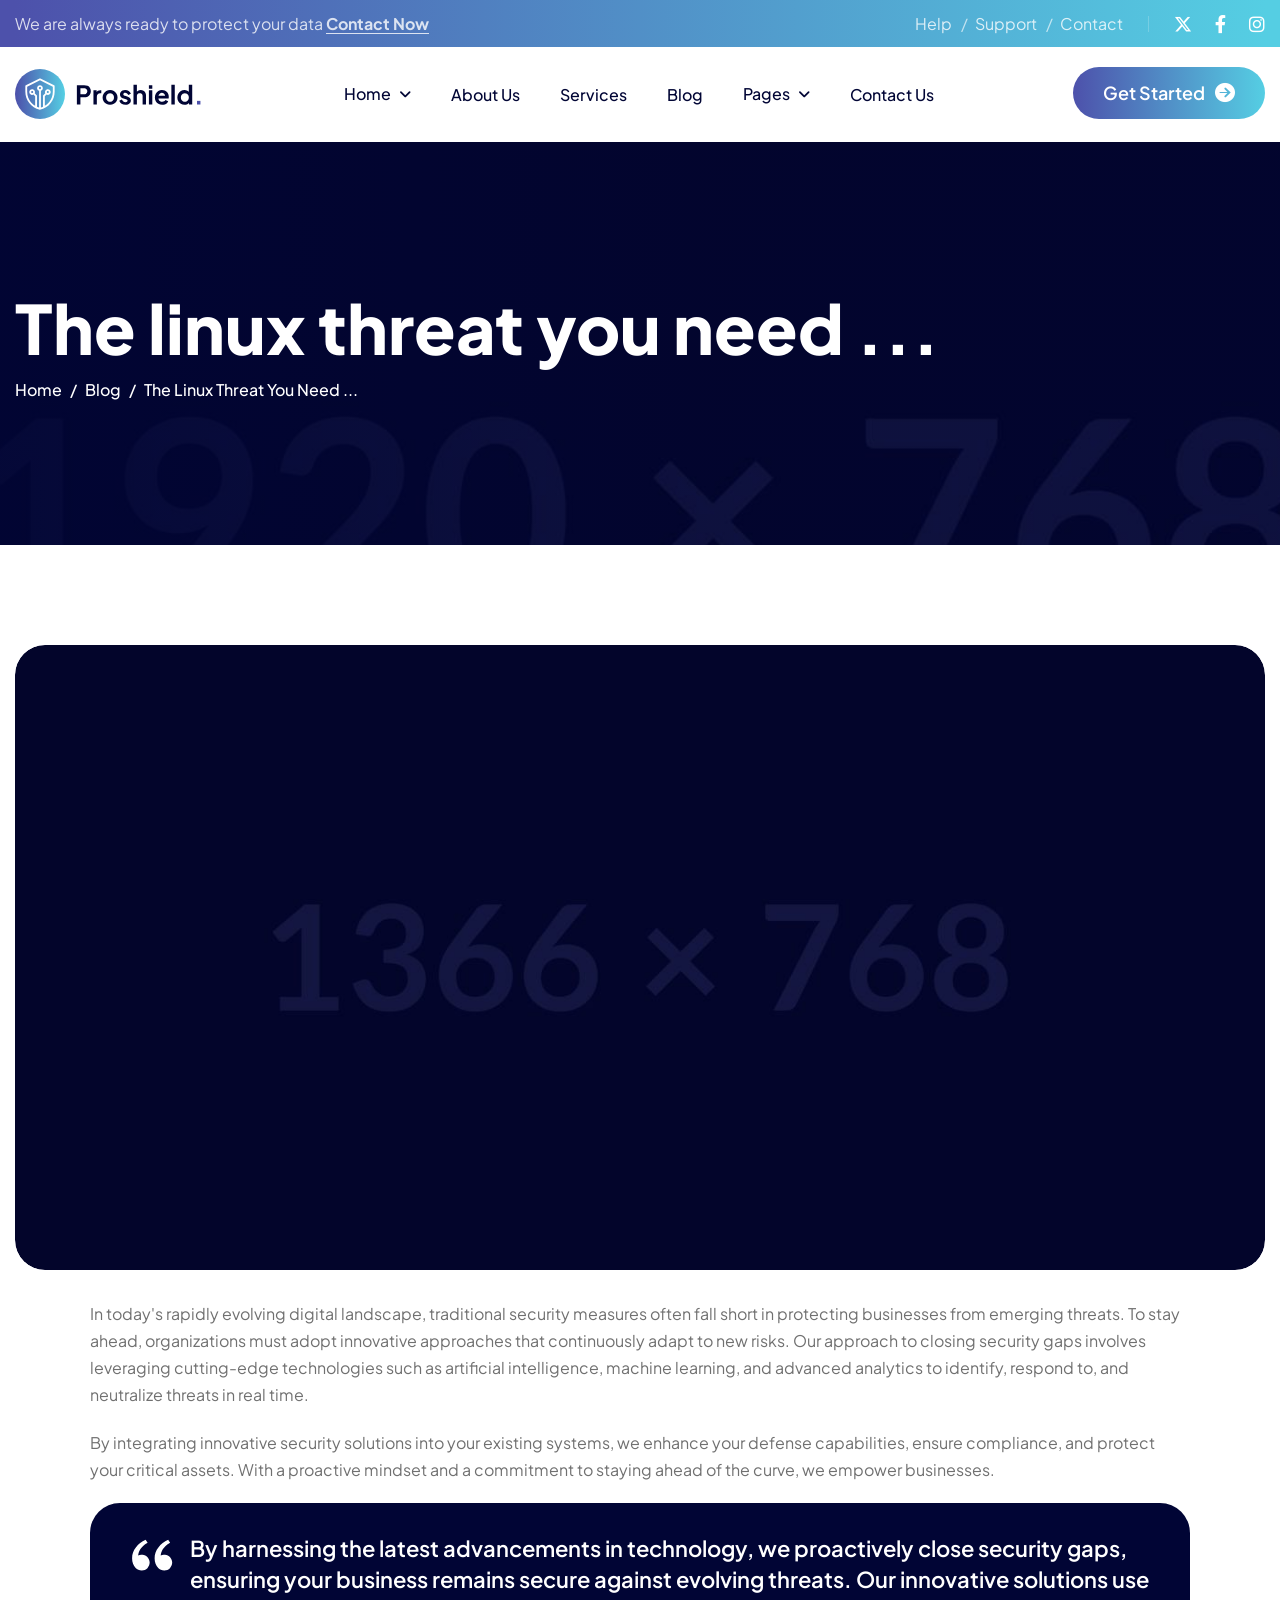
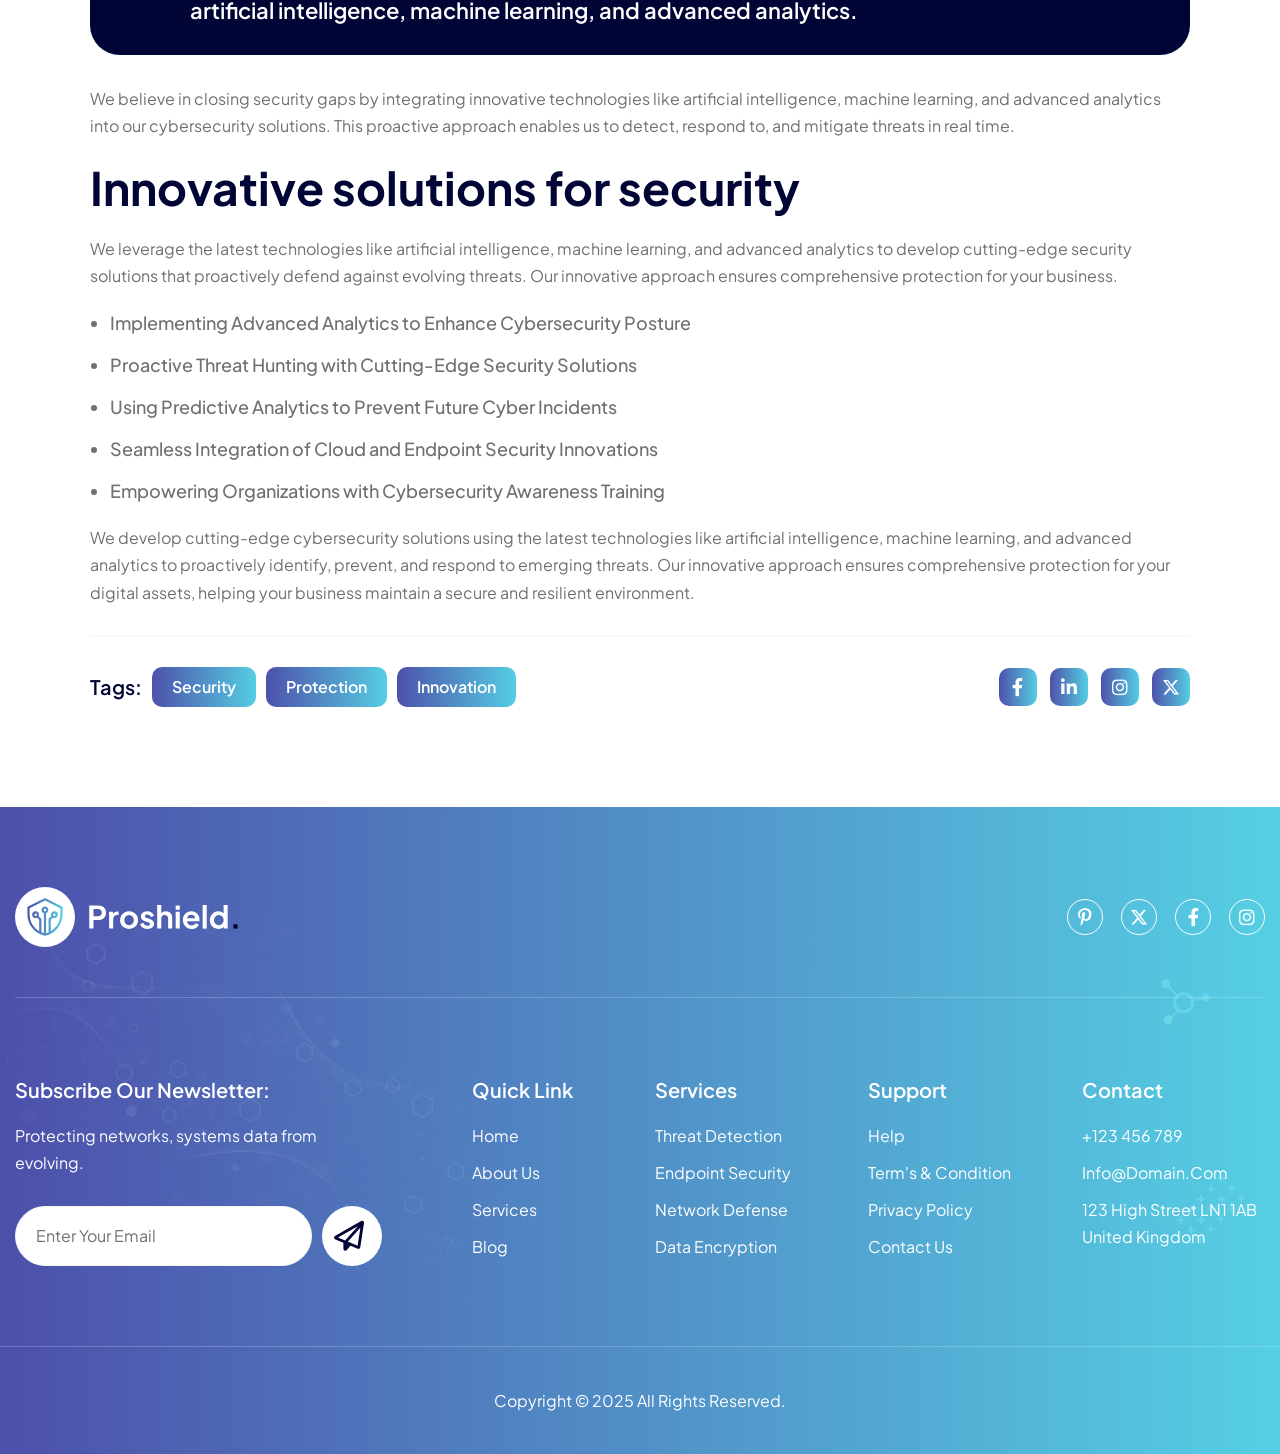
<file: blog-single.html>
<!DOCTYPE html>
<html lang="zxx">
<head>
	<!-- Meta -->
	<meta charset="utf-8">
	<meta http-equiv="X-UA-Compatible" content="IE=edge">
	<meta name="viewport" content="width=device-width, initial-scale=1.0, maximum-scale=1">
	<meta name="description" content="">
	<meta name="keywords" content="">
	<meta name="author" content="Awaiken">
	<!-- Page Title -->
    <title>Proshield - Cyber Security Services HTML Template</title>
	<!-- Favicon Icon -->
	<link rel="shortcut icon" type="image/x-icon" href="images/favicon.png">
	<!-- Google Fonts Css-->
	<link rel="preconnect" href="https://fonts.googleapis.com">
    <link rel="preconnect" href="https://fonts.gstatic.com" crossorigin>
    <link href="https://fonts.googleapis.com/css2?family=Plus+Jakarta+Sans:ital,wght@0,200..800;1,200..800&display=swap" rel="stylesheet">
	<!-- Bootstrap Css -->
	<link href="css/bootstrap.min.css" rel="stylesheet" media="screen">
	<!-- SlickNav Css -->
	<link href="css/slicknav.min.css" rel="stylesheet">
	<!-- Swiper Css -->
	<link rel="stylesheet" href="css/swiper-bundle.min.css">
	<!-- Font Awesome Icon Css-->
	<link href="css/all.min.css" rel="stylesheet" media="screen">
	<!-- Animated Css -->
	<link href="css/animate.css" rel="stylesheet">
    <!-- Magnific Popup Core Css File -->
	<link rel="stylesheet" href="css/magnific-popup.css">
	<!-- Mouse Cursor Css File -->
	<link rel="stylesheet" href="css/mousecursor.css">
	<!-- Main Custom Css -->
	<link href="css/custom.css" rel="stylesheet" media="screen">
</head>
<body>

    <!-- Preloader Start -->
	<div class="preloader">
		<div class="loading-container">
			<div class="loading"></div>
			<div id="loading-icon"><img src="images/loader.svg" alt=""></div>
		</div>
	</div>
	<!-- Preloader End -->

    <!-- Topbar Section Start -->
    <div class="topbar">
        <div class="container">
            <div class="row align-items-center">
                <div class="col-md-7">
                    <div class="topbar-info-text">
                        <p>We are always ready to protect your data <a href="contact.html">Contact now</a></p>
                    </div>
                </div>
                
                <div class="col-md-5">
                    <!-- Topbar Social Links Start -->
                    <div class="topbar-links">
                        <!-- Topbar Contact Information Start -->
                        <div class="topbar-contact-info">
                            <ul>
                                <li><a href="#">Help</a></li>
                                <li><a href="#">Support</a></li>
                                <li><a href="contact.html">Contact</a></li>
                            </ul>
                        </div>
                        <!-- Topbar Contact Information End -->

                        <!-- Topbar Social Links Start -->
                        <div class="topbar-social-links">
                            <ul>
                                <li><a href="#"><i class="fa-brands fa-x-twitter"></i></a></li>
                                <li><a href="#"><i class="fa-brands fa-facebook-f"></i></a></li>
                                <li><a href="#"><i class="fa-brands fa-instagram"></i></a></li>
                            </ul>
                        </div>
                        <!-- Topbar Social Links End -->
                    </div>
                    <!-- Topbar Social Links End -->
                </div>
            </div>
        </div>
    </div>
    <!-- Topbar Section End -->

    <!-- Header Start -->
	<header class="main-header">
		<div class="header-sticky">
			<nav class="navbar navbar-expand-lg">
				<div class="container">
					<!-- Logo Start -->
					<a class="navbar-brand" href="./">
						<img src="images/logo.svg" alt="Logo">
					</a>
					<!-- Logo End -->

					<!-- Main Menu Start -->
					<div class="collapse navbar-collapse main-menu">
                        <div class="nav-menu-wrapper">
                            <ul class="navbar-nav mr-auto" id="menu">
                                <li class="nav-item submenu"><a class="nav-link" href="./">Home</a>
                                    <ul>
                                        <li class="nav-item"><a class="nav-link" href="index.html">Home - Image</a></li>
                                        <li class="nav-item"><a class="nav-link" href="index-video.html">Home - Video</a></li>
                                        <li class="nav-item"><a class="nav-link" href="index-slider.html">Home - Slider</a></li>
                                    </ul>
                                </li>                                
                                <li class="nav-item"><a class="nav-link" href="about.html">About Us</a>
                                <li class="nav-item"><a class="nav-link" href="services.html">Services</a></li>
                                <li class="nav-item"><a class="nav-link" href="blog.html">Blog</a></li>
                                <li class="nav-item submenu"><a class="nav-link" href="#">Pages</a>
                                    <ul>                                        
                                        <li class="nav-item"><a class="nav-link" href="service-single.html">Service Details</a></li>
                                        <li class="nav-item"><a class="nav-link" href="blog-single.html">Blog Details</a></li>
                                        <li class="nav-item"><a class="nav-link" href="projects.html">Projects</a></li>
                                        <li class="nav-item"><a class="nav-link" href="project-single.html">Project Details</a></li>
                                        <li class="nav-item"><a class="nav-link" href="team.html">Our Team</a></li>
                                        <li class="nav-item"><a class="nav-link" href="team-single.html">Team Details</a></li>
                                        <li class="nav-item"><a class="nav-link" href="pricing.html">Pricing</a></li>
                                        <li class="nav-item"><a class="nav-link" href="testimonials.html">Testimonials</a></li>
                                        <li class="nav-item"><a class="nav-link" href="image-gallery.html">Image Gallery</a></li>
                                        <li class="nav-item"><a class="nav-link" href="video-gallery.html">Video Gallery</a></li>
                                        <li class="nav-item"><a class="nav-link" href="faqs.html">FAQs</a></li>
                                        <li class="nav-item"><a class="nav-link" href="404.html">404</a></li>
                                    </ul>
                                </li>
                                <li class="nav-item"><a class="nav-link" href="contact.html">Contact Us</a></li>                         
                            </ul>
                        </div>

                        <!-- Header Btn Start -->
                        <div class="header-btn">
                            <a href="contact.html" class="btn-default">get started</a>
                        </div>
                        <!-- Header Btn End -->
					</div>
					<!-- Main Menu End -->
					<div class="navbar-toggle"></div>
				</div>
			</nav>
			<div class="responsive-menu"></div>
		</div>
	</header>
	<!-- Header End -->

    <!-- Page Header Start -->
    <div class="page-header parallaxie">
        <div class="container">
            <div class="row align-items-center">
                <div class="col-lg-12">
                    <!-- Page Header Box Start -->
                    <div class="page-header-box">
                        <h1 class="wow fadeInUp" data-cursor="-opaque">The linux threat you need ...</h1>
                        <nav class="wow fadeInUp" data-wow-delay="0.2s">
                            <ol class="breadcrumb">
                                <li class="breadcrumb-item"><a href="./">home</a></li>
                                <li class="breadcrumb-item"><a href="./">blog</a></li>
                                <li class="breadcrumb-item active" aria-current="page">The linux threat you need ...</li>
                            </ol>
                        </nav>
                    </div>
                    <!-- Page Header Box End -->
                </div>
            </div>
        </div>
    </div>
    <!-- Page Header End -->

    <!-- Page Single Post Start -->
    <div class="page-single-post">
        <div class="container">
            <div class="row">
                <div class="col-lg-12">
                    <!-- Post Featured Image Start -->
                    <div class="post-image">
                        <figure class="image-anime reveal">
                            <img src="images/post-1.jpg" alt="">
                        </figure>
                    </div>
                    <!-- Post Featured Image Start -->

                    <!-- Post Single Content Start -->
                    <div class="post-content">
                        <!-- Post Entry Start -->
                        <div class="post-entry">
                            <p class="wow fadeInUp">In today's rapidly evolving digital landscape, traditional security measures often fall short in protecting businesses from emerging threats. To stay ahead, organizations must adopt innovative approaches that continuously adapt to new risks. Our approach to closing security gaps involves leveraging cutting-edge technologies such as artificial intelligence, machine learning, and advanced analytics to identify, respond to, and neutralize threats in real time.</p>

                            <p class="wow fadeInUp" data-wow-delay="0.2s">By integrating innovative security solutions into your existing systems, we enhance your defense capabilities, ensure compliance, and protect your critical assets. With a proactive mindset and a commitment to staying ahead of the curve, we empower businesses.</p>
                            
                            <blockquote class="wow fadeInUp" data-wow-delay="0.4s">
                                <p>By harnessing the latest advancements in technology, we proactively close security gaps, ensuring your business remains secure against evolving threats. Our innovative solutions use artificial intelligence, machine learning, and advanced analytics.</p>
                            </blockquote>

                            <p class="wow fadeInUp" data-wow-delay="0.6s">We believe in closing security gaps by integrating innovative technologies like artificial intelligence, machine learning, and advanced analytics into our cybersecurity solutions. This proactive approach enables us to detect, respond to, and mitigate threats in real time.</p>

                            <h2 class="wow fadeInUp" data-wow-delay="0.8s">Innovative solutions for security</h2>

                            <p class="wow fadeInUp" data-wow-delay="1s">We leverage the latest technologies like artificial intelligence, machine learning, and advanced analytics to develop cutting-edge security solutions that proactively defend against evolving threats. Our innovative approach ensures comprehensive protection for your business.</p>

                            <ul class="wow fadeInUp" data-wow-delay="1.2s">
                                <li>Implementing Advanced Analytics to Enhance Cybersecurity Posture</li>
                                <li>Proactive Threat Hunting with Cutting-Edge Security Solutions</li>
                                <li>Using Predictive Analytics to Prevent Future Cyber Incidents</li>
                                <li>Seamless Integration of Cloud and Endpoint Security Innovations</li>
                                <li>Empowering Organizations with Cybersecurity Awareness Training</li>
                            </ul>

                            <p class="wow fadeInUp" data-wow-delay="1.4s">We develop cutting-edge cybersecurity solutions using the latest technologies like artificial intelligence, machine learning, and advanced analytics to proactively identify, prevent, and respond to emerging threats. Our innovative approach ensures comprehensive protection for your digital assets, helping your business maintain a secure and resilient environment.</p>
                        </div>
                        <!-- Post Entry End -->

                        <!-- Post Tag Links Start -->
                        <div class="post-tag-links">
                            <div class="row align-items-center">
                                <div class="col-lg-8">
                                    <!-- Post Tags Start -->
                                    <div class="post-tags wow fadeInUp" data-wow-delay="0.5s">
                                        <span class="tag-links">
                                            Tags:
                                            <a href="#">security</a>
                                            <a href="#">protection</a>
                                            <a href="#">innovation</a>
                                        </span>
                                    </div>
                                    <!-- Post Tags End -->
                                </div>

                                <div class="col-lg-4">
                                    <!-- Post Social Links Start -->
                                    <div class="post-social-sharing wow fadeInUp" data-wow-delay="0.5s">
                                        <ul>
                                            <li><a href="#"><i class="fa-brands fa-facebook-f"></i></a></li>
                                            <li><a href="#"><i class="fa-brands fa-linkedin-in"></i></a></li>
                                            <li><a href="#"><i class="fa-brands fa-instagram"></i></a></li>
                                            <li><a href="#"><i class="fa-brands fa-x-twitter"></i></a></li>
                                        </ul>
                                    </div>
                                    <!-- Post Social Links End -->
                                </div>
                            </div>
                        </div>
                        <!-- Post Tag Links End -->
                    </div>
                    <!-- Post Single Content End -->
                </div>
            </div>
        </div>
    </div>
    <!-- Page Single Post End -->

    <!-- Main Footer Section Start -->
    <footer class="main-footer">
        <div class="container">
            <div class="row">
                <div class="col-lg-12">
                    <!-- Footer Header Start -->
                    <div class="footer-header">
                        <!-- Footer Logo Start -->
                        <div class="footer-logo">
                            <img src="images/footer-logo.svg" alt="">
                        </div>
                        <!-- Footer Logo End -->
                        
                        <!-- Footer Social Links Start -->
                        <div class="footer-social-links">
                            <ul>
                                <li><a href="#"><i class="fa-brands fa-pinterest-p"></i></a></li>
                                <li><a href="#"><i class="fa-brands fa-x-twitter"></i></a></li>
                                <li><a href="#"><i class="fa-brands fa-facebook-f"></i></a></li>
                                <li><a href="#"><i class="fa-brands fa-instagram"></i></a></li>
                            </ul>
                        </div>
                        <!-- Footer Social Links End -->
                    </div>
                    <!-- Footer Header End -->
                </div>

                <div class="col-lg-4">
                    <!-- Footer Newsletter Form Start -->
                    <div class="footer-links footer-newsletter-form">
                        <h3>Subscribe our newsletter:</h3>
                        <p>Protecting networks, systems data from evolving. </p>
                        <form id="newsletterForm" action="#" method="POST">
                            <div class="form-group">
                                <input type="email" name="email" class="form-control" id="mail" placeholder="Enter Your Email" required="">
                                <button type="submit" class="newsletter-btn"><i class="fa-regular fa-paper-plane"></i></button>
                            </div>
                        </form>
                    </div>
                    <!-- Footer Newsletter Form End -->
                </div>

                <div class="col-lg-2 col-md-3 col-6">
                    <!-- Footer Links Start -->
                    <div class="footer-links footer-quick-links">
                        <h3>Quick link</h3>
                        <ul>
                            <li><a href="index.html">home</a></li>
                            <li><a href="about.html">about us</a></li>
                            <li><a href="services.html">services</a></li>
                            <li><a href="blog-single.html">blog</a></li>
                        </ul>
                    </div>
                    <!-- Footer Links End -->
                </div>
                
                <div class="col-lg-2 col-md-3 col-6">
                    <!-- Footer Links Start -->
                    <div class="footer-links">
                        <h3>Services</h3>
                        <ul>
                            <li><a href="service-single.html">Threat detection</a></li>
                            <li><a href="service-single.html">Endpoint security</a></li>
                            <li><a href="service-single.html">Network defense</a></li>
                            <li><a href="service-single.html">Data encryption</a></li>
                        </ul>
                    </div>
                    <!-- Footer Links End -->
                </div>
                
                <div class="col-lg-2 col-md-3 col-6">
                    <!-- Footer Links Start -->
                    <div class="footer-links">
                        <h3>Support</h3>
                        <ul>
                            <li><a href="#">Help</a></li>
                            <li><a href="#">Term's & condition </a></li>
                            <li><a href="#">Privacy policy</a></li>
                            <li><a href="contact.html">Contact us</a></li>
                        </ul>
                    </div>
                    <!-- Footer Links End -->
                </div>
                
                <div class="col-lg-2 col-md-3 col-6">
                    <!-- Footer Links Start -->
                    <div class="footer-links">
                        <h3>Contact</h3>
                        <ul>
                            <li><a href="tel:+123456789">+123 456 789</a></li>
                            <li><a href="mailto:info@domain.com">info@domain.com</a></li>
                            <li>123 High Street LN1 1AB United Kingdom</li>
                        </ul>
                    </div>
                    <!-- Footer Links End -->
                </div>
            </div>
        </div>

        <!-- Footer Copyright Start -->
        <div class="footer-copyright">
            <div class="container">
                <div class="row">
                    <div class="col-md-12">
                        <!-- Footer Copyright Text Start -->
                        <div class="footer-copyright-text">
                            <p>Copyright © 2025 All Rights Reserved.</p>
                        </div>
                        <!-- Footer Copyright Text End -->
                    </div>
                </div>
            </div>
        </div>
        <!-- Footer Copyright End -->
    </footer>
    <!-- Main Footer Section End -->
    
    <!-- Jquery Library File -->
    <script src="js/jquery-3.7.1.min.js"></script>
    <!-- Bootstrap js file -->
    <script src="js/bootstrap.min.js"></script>
    <!-- Validator js file -->
    <script src="js/validator.min.js"></script>
    <!-- SlickNav js file -->
    <script src="js/jquery.slicknav.js"></script>
    <!-- Swiper js file -->
    <script src="js/swiper-bundle.min.js"></script>
    <!-- Counter js file -->
    <script src="js/jquery.waypoints.min.js"></script>
    <script src="js/jquery.counterup.min.js"></script>
    <!-- Magnific js file -->
    <script src="js/jquery.magnific-popup.min.js"></script>
    <!-- SmoothScroll -->
    <script src="js/SmoothScroll.js"></script>
    <!-- Parallax js -->
    <script src="js/parallaxie.js"></script>
    <!-- MagicCursor js file -->
    <script src="js/gsap.min.js"></script>
    <script src="js/magiccursor.js"></script>
    <!-- Text Effect js file -->
    <script src="js/SplitText.js"></script>
    <script src="js/ScrollTrigger.min.js"></script>
    <!-- YTPlayer js File -->
    <script src="js/jquery.mb.YTPlayer.min.js"></script>
    <!-- Wow js file -->
    <script src="js/wow.min.js"></script>
    <!-- Main Custom js file -->
    <script src="js/function.js"></script>
</body>
</html>
</file>
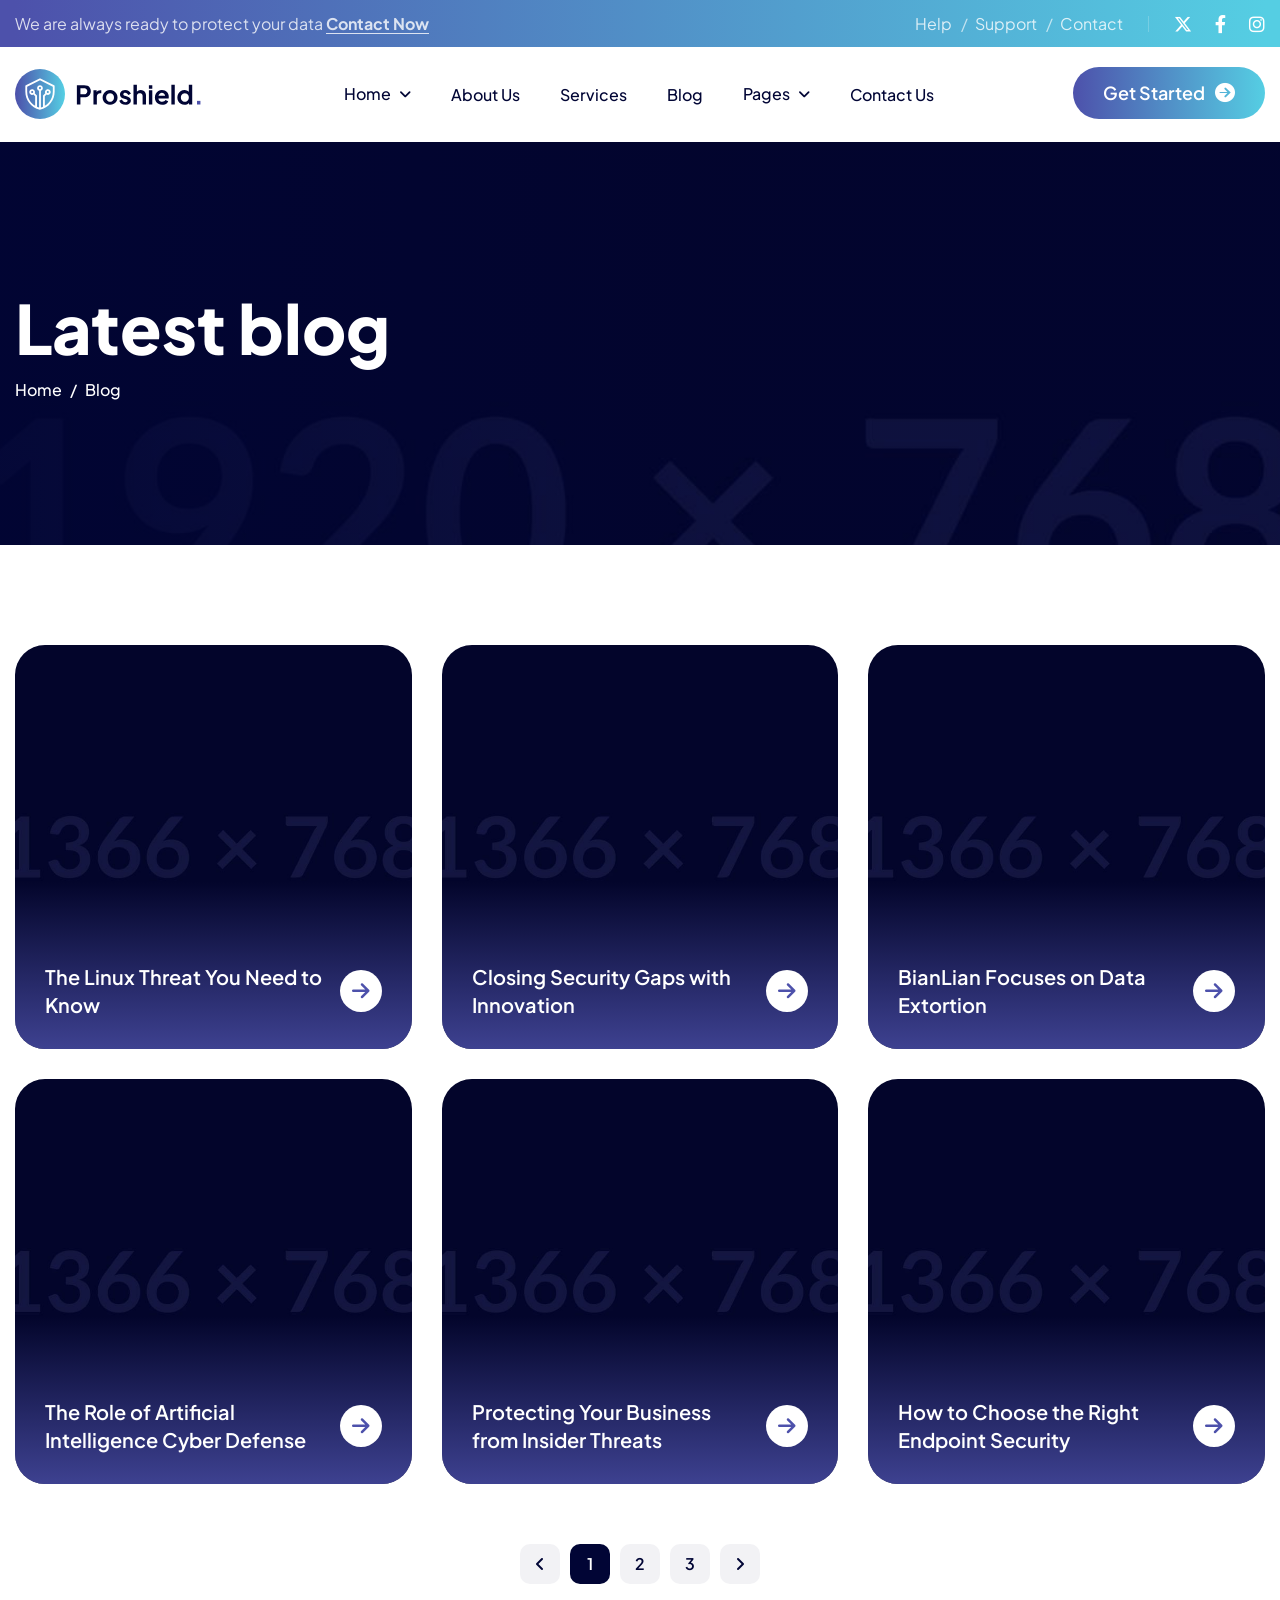
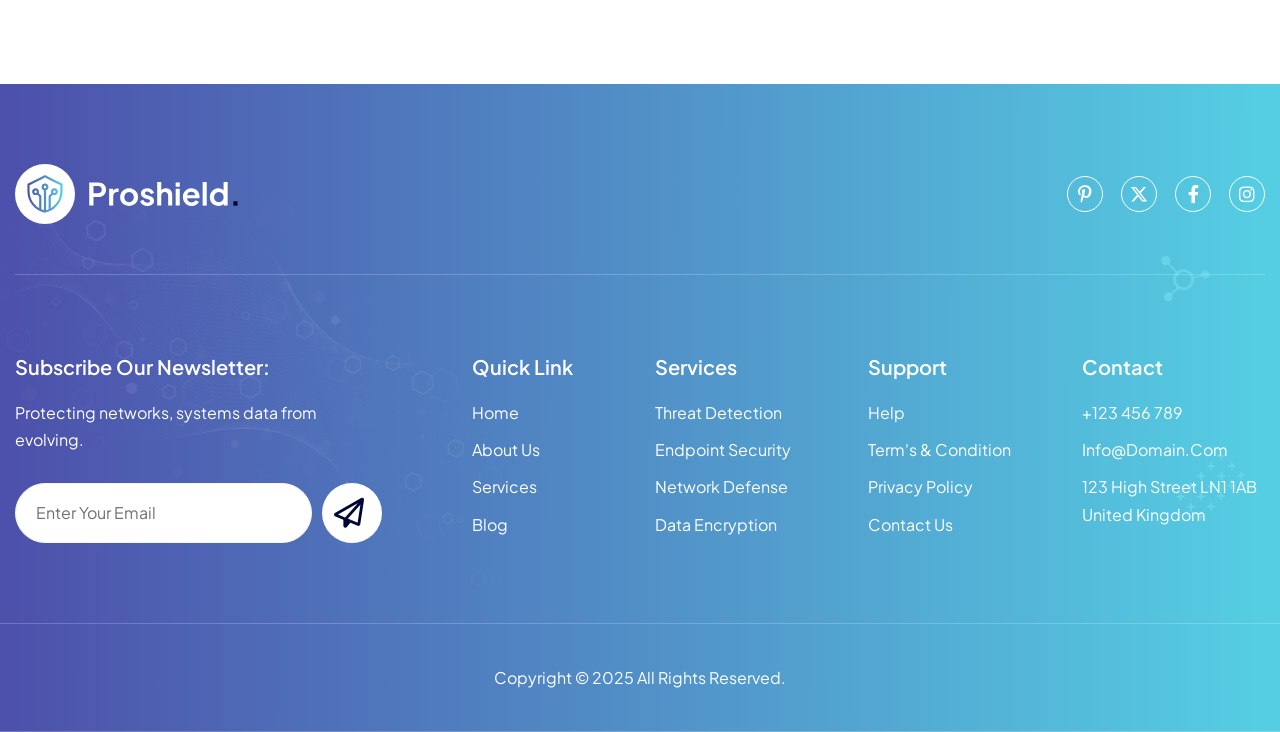
<file: blog.html>
<!DOCTYPE html>
<html lang="zxx">
<head>
	<!-- Meta -->
	<meta charset="utf-8">
	<meta http-equiv="X-UA-Compatible" content="IE=edge">
	<meta name="viewport" content="width=device-width, initial-scale=1.0, maximum-scale=1">
	<meta name="description" content="">
	<meta name="keywords" content="">
	<meta name="author" content="Awaiken">
	<!-- Page Title -->
    <title>Proshield - Cyber Security Services HTML Template</title>
	<!-- Favicon Icon -->
	<link rel="shortcut icon" type="image/x-icon" href="images/favicon.png">
	<!-- Google Fonts Css-->
	<link rel="preconnect" href="https://fonts.googleapis.com">
    <link rel="preconnect" href="https://fonts.gstatic.com" crossorigin>
    <link href="https://fonts.googleapis.com/css2?family=Plus+Jakarta+Sans:ital,wght@0,200..800;1,200..800&display=swap" rel="stylesheet">
	<!-- Bootstrap Css -->
	<link href="css/bootstrap.min.css" rel="stylesheet" media="screen">
	<!-- SlickNav Css -->
	<link href="css/slicknav.min.css" rel="stylesheet">
	<!-- Swiper Css -->
	<link rel="stylesheet" href="css/swiper-bundle.min.css">
	<!-- Font Awesome Icon Css-->
	<link href="css/all.min.css" rel="stylesheet" media="screen">
	<!-- Animated Css -->
	<link href="css/animate.css" rel="stylesheet">
    <!-- Magnific Popup Core Css File -->
	<link rel="stylesheet" href="css/magnific-popup.css">
	<!-- Mouse Cursor Css File -->
	<link rel="stylesheet" href="css/mousecursor.css">
	<!-- Main Custom Css -->
	<link href="css/custom.css" rel="stylesheet" media="screen">
</head>
<body>

    <!-- Preloader Start -->
	<div class="preloader">
		<div class="loading-container">
			<div class="loading"></div>
			<div id="loading-icon"><img src="images/loader.svg" alt=""></div>
		</div>
	</div>
	<!-- Preloader End -->

    <!-- Topbar Section Start -->
    <div class="topbar">
        <div class="container">
            <div class="row align-items-center">
                <div class="col-md-7">
                    <div class="topbar-info-text">
                        <p>We are always ready to protect your data <a href="contact.html">Contact now</a></p>
                    </div>
                </div>
                
                <div class="col-md-5">
                    <!-- Topbar Social Links Start -->
                    <div class="topbar-links">
                        <!-- Topbar Contact Information Start -->
                        <div class="topbar-contact-info">
                            <ul>
                                <li><a href="#">Help</a></li>
                                <li><a href="#">Support</a></li>
                                <li><a href="contact.html">Contact</a></li>
                            </ul>
                        </div>
                        <!-- Topbar Contact Information End -->

                        <!-- Topbar Social Links Start -->
                        <div class="topbar-social-links">
                            <ul>
                                <li><a href="#"><i class="fa-brands fa-x-twitter"></i></a></li>
                                <li><a href="#"><i class="fa-brands fa-facebook-f"></i></a></li>
                                <li><a href="#"><i class="fa-brands fa-instagram"></i></a></li>
                            </ul>
                        </div>
                        <!-- Topbar Social Links End -->
                    </div>
                    <!-- Topbar Social Links End -->
                </div>
            </div>
        </div>
    </div>
    <!-- Topbar Section End -->

    <!-- Header Start -->
	<header class="main-header">
		<div class="header-sticky">
			<nav class="navbar navbar-expand-lg">
				<div class="container">
					<!-- Logo Start -->
					<a class="navbar-brand" href="./">
						<img src="images/logo.svg" alt="Logo">
					</a>
					<!-- Logo End -->

					<!-- Main Menu Start -->
					<div class="collapse navbar-collapse main-menu">
                        <div class="nav-menu-wrapper">
                            <ul class="navbar-nav mr-auto" id="menu">
                                <li class="nav-item submenu"><a class="nav-link" href="./">Home</a>
                                    <ul>
                                        <li class="nav-item"><a class="nav-link" href="index.html">Home - Image</a></li>
                                        <li class="nav-item"><a class="nav-link" href="index-video.html">Home - Video</a></li>
                                        <li class="nav-item"><a class="nav-link" href="index-slider.html">Home - Slider</a></li>
                                    </ul>
                                </li>                                
                                <li class="nav-item"><a class="nav-link" href="about.html">About Us</a>
                                <li class="nav-item"><a class="nav-link" href="services.html">Services</a></li>
                                <li class="nav-item"><a class="nav-link" href="blog.html">Blog</a></li>
                                <li class="nav-item submenu"><a class="nav-link" href="#">Pages</a>
                                    <ul>                                        
                                        <li class="nav-item"><a class="nav-link" href="service-single.html">Service Details</a></li>
                                        <li class="nav-item"><a class="nav-link" href="blog-single.html">Blog Details</a></li>
                                        <li class="nav-item"><a class="nav-link" href="projects.html">Projects</a></li>
                                        <li class="nav-item"><a class="nav-link" href="project-single.html">Project Details</a></li>
                                        <li class="nav-item"><a class="nav-link" href="team.html">Our Team</a></li>
                                        <li class="nav-item"><a class="nav-link" href="team-single.html">Team Details</a></li>
                                        <li class="nav-item"><a class="nav-link" href="pricing.html">Pricing</a></li>
                                        <li class="nav-item"><a class="nav-link" href="testimonials.html">Testimonials</a></li>
                                        <li class="nav-item"><a class="nav-link" href="image-gallery.html">Image Gallery</a></li>
                                        <li class="nav-item"><a class="nav-link" href="video-gallery.html">Video Gallery</a></li>
                                        <li class="nav-item"><a class="nav-link" href="faqs.html">FAQs</a></li>
                                        <li class="nav-item"><a class="nav-link" href="404.html">404</a></li>
                                    </ul>
                                </li>
                                <li class="nav-item"><a class="nav-link" href="contact.html">Contact Us</a></li>                         
                            </ul>
                        </div>

                        <!-- Header Btn Start -->
                        <div class="header-btn">
                            <a href="contact.html" class="btn-default">get started</a>
                        </div>
                        <!-- Header Btn End -->
					</div>
					<!-- Main Menu End -->
					<div class="navbar-toggle"></div>
				</div>
			</nav>
			<div class="responsive-menu"></div>
		</div>
	</header>
	<!-- Header End -->

    <!-- Page Header Start -->
    <div class="page-header parallaxie">
        <div class="container">
            <div class="row align-items-center">
                <div class="col-lg-12">
                    <!-- Page Header Box Start -->
                    <div class="page-header-box">
                        <h1 class="wow fadeInUp" data-cursor="-opaque">Latest blog</h1>
                        <nav class="wow fadeInUp" data-wow-delay="0.2s">
                            <ol class="breadcrumb">
                                <li class="breadcrumb-item"><a href="./">home</a></li>
                                <li class="breadcrumb-item active" aria-current="page">blog</li>
                            </ol>
                        </nav>
                    </div>
                    <!-- Page Header Box End -->
                </div>
            </div>
        </div>
    </div>
    <!-- Page Header End -->

    <!-- Page Blog Start -->
    <div class="page-blog">
        <div class="container">
            <div class="row">
                <div class="col-lg-4 col-md-6">
                    <!-- Post Item Start -->
                    <div class="post-item wow fadeInUp">
                        <!-- Post Featured Image Start-->
                        <div class="post-featured-image">
                            <a href="blog-single.html" data-cursor-text="View">
                                <figure class="image-anime">
                                    <img src="images/post-1.jpg" alt="">
                                </figure>
                            </a>
                        </div>
                        <!-- Post Featured Image End -->

                        <!-- post Item Content Start -->
                        <div class="post-item-content">
                            <!-- post Item Body Start -->
                            <div class="post-item-body">
                                <h2><a href="blog-single.html">The Linux Threat You Need to Know</a></h2>
                            </div>
                            <!-- Post Item Body End-->

                            <!-- Post Item Button Start-->
                            <div class="post-item-btn">
                                <a href="blog-single.html" class="post-btn"><i class="fa-solid fa-arrow-right"></i></a>
                            </div>
                            <!-- Post Item Button End-->
                        </div>
                        <!-- post Item Content End -->
                    </div>
                    <!-- Post Item End -->
                </div>

                <div class="col-lg-4 col-md-6">
                    <!-- Post Item Start -->
                    <div class="post-item wow fadeInUp" data-wow-delay="0.2s">
                        <!-- Post Featured Image Start-->
                        <div class="post-featured-image">
                            <a href="blog-single.html" data-cursor-text="View">
                                <figure class="image-anime">
                                    <img src="images/post-2.jpg" alt="">
                                </figure>
                            </a>
                        </div>
                        <!-- Post Featured Image End -->

                        <!-- post Item Content Start -->
                        <div class="post-item-content">
                            <!-- post Item Body Start -->
                            <div class="post-item-body">
                                <h2><a href="blog-single.html">Closing Security Gaps with Innovation</a></h2>
                            </div>
                            <!-- Post Item Body End-->

                            <!-- Post Item Button Start-->
                            <div class="post-item-btn">
                                <a href="blog-single.html" class="post-btn"><i class="fa-solid fa-arrow-right"></i></a>
                            </div>
                            <!-- Post Item Button End-->
                        </div>
                        <!-- post Item Content End -->
                    </div>
                    <!-- Post Item End -->
                </div>

                <div class="col-lg-4 col-md-6">
                    <!-- Post Item Start -->
                    <div class="post-item wow fadeInUp" data-wow-delay="0.4s">
                        <!-- Post Featured Image Start-->
                        <div class="post-featured-image">
                            <a href="blog-single.html" data-cursor-text="View">
                                <figure class="image-anime">
                                    <img src="images/post-3.jpg" alt="">
                                </figure>
                            </a>
                        </div>
                        <!-- Post Featured Image End -->

                        <!-- post Item Content Start -->
                        <div class="post-item-content">
                            <!-- post Item Body Start -->
                            <div class="post-item-body">
                                <h2><a href="blog-single.html">BianLian Focuses on Data Extortion</a></h2>
                            </div>
                            <!-- Post Item Body End-->

                            <!-- Post Item Button Start-->
                            <div class="post-item-btn">
                                <a href="blog-single.html" class="post-btn"><i class="fa-solid fa-arrow-right"></i></a>
                            </div>
                            <!-- Post Item Button End-->
                        </div>
                        <!-- post Item Content End -->
                    </div>
                    <!-- Post Item End -->
                </div>

                <div class="col-lg-4 col-md-6">
                    <!-- Post Item Start -->
                    <div class="post-item wow fadeInUp" data-wow-delay="0.6s">
                        <!-- Post Featured Image Start-->
                        <div class="post-featured-image">
                            <a href="blog-single.html" data-cursor-text="View">
                                <figure class="image-anime">
                                    <img src="images/post-4.jpg" alt="">
                                </figure>
                            </a>
                        </div>
                        <!-- Post Featured Image End -->

                        <!-- post Item Content Start -->
                        <div class="post-item-content">
                            <!-- post Item Body Start -->
                            <div class="post-item-body">
                                <h2><a href="blog-single.html">The Role of Artificial Intelligence Cyber Defense</a></h2>
                            </div>
                            <!-- Post Item Body End-->

                            <!-- Post Item Button Start-->
                            <div class="post-item-btn">
                                <a href="blog-single.html" class="post-btn"><i class="fa-solid fa-arrow-right"></i></a>
                            </div>
                            <!-- Post Item Button End-->
                        </div>
                        <!-- post Item Content End -->
                    </div>
                    <!-- Post Item End -->
                </div>

                <div class="col-lg-4 col-md-6">
                    <!-- Post Item Start -->
                    <div class="post-item wow fadeInUp" data-wow-delay="0.8s">
                        <!-- Post Featured Image Start-->
                        <div class="post-featured-image">
                            <a href="blog-single.html" data-cursor-text="View">
                                <figure class="image-anime">
                                    <img src="images/post-5.jpg" alt="">
                                </figure>
                            </a>
                        </div>
                        <!-- Post Featured Image End -->

                        <!-- post Item Content Start -->
                        <div class="post-item-content">
                            <!-- post Item Body Start -->
                            <div class="post-item-body">
                                <h2><a href="blog-single.html">Protecting Your Business from Insider Threats</a></h2>
                            </div>
                            <!-- Post Item Body End-->

                            <!-- Post Item Button Start-->
                            <div class="post-item-btn">
                                <a href="blog-single.html" class="post-btn"><i class="fa-solid fa-arrow-right"></i></a>
                            </div>
                            <!-- Post Item Button End-->
                        </div>
                        <!-- post Item Content End -->
                    </div>
                    <!-- Post Item End -->
                </div>

                <div class="col-lg-4 col-md-6">
                    <!-- Post Item Start -->
                    <div class="post-item wow fadeInUp" data-wow-delay="1s">
                        <!-- Post Featured Image Start-->
                        <div class="post-featured-image">
                            <a href="blog-single.html" data-cursor-text="View">
                                <figure class="image-anime">
                                    <img src="images/post-6.jpg" alt="">
                                </figure>
                            </a>
                        </div>
                        <!-- Post Featured Image End -->

                        <!-- post Item Content Start -->
                        <div class="post-item-content">
                            <!-- post Item Body Start -->
                            <div class="post-item-body">
                                <h2><a href="blog-single.html">How to Choose the Right Endpoint Security</a></h2>
                            </div>
                            <!-- Post Item Body End-->

                            <!-- Post Item Button Start-->
                            <div class="post-item-btn">
                                <a href="blog-single.html" class="post-btn"><i class="fa-solid fa-arrow-right"></i></a>
                            </div>
                            <!-- Post Item Button End-->
                        </div>
                        <!-- post Item Content End -->
                    </div>
                    <!-- Post Item End -->
                </div>

                <div class="col-lg-12">
                    <!-- Page Pagination Start -->
                    <div class="page-pagination wow fadeInUp" data-wow-delay="1.2s">
                        <ul class="pagination">
                            <li><a href="#"><i class="fa-solid fa-angle-left"></i></a></li>
                            <li class="active"><a href="#">1</a></li>
                            <li><a href="#">2</a></li>
                            <li><a href="#">3</a></li>
                            <li><a href="#"><i class="fa-solid fa-angle-right"></i></a></li>
                        </ul>
                    </div>
                    <!-- Page Pagination End -->
                </div>
            </div>
        </div>
    </div>
    <!-- Page Blog End -->

    <!-- Main Footer Section Start -->
    <footer class="main-footer">
        <div class="container">
            <div class="row">
                <div class="col-lg-12">
                    <!-- Footer Header Start -->
                    <div class="footer-header">
                        <!-- Footer Logo Start -->
                        <div class="footer-logo">
                            <img src="images/footer-logo.svg" alt="">
                        </div>
                        <!-- Footer Logo End -->
                        
                        <!-- Footer Social Links Start -->
                        <div class="footer-social-links">
                            <ul>
                                <li><a href="#"><i class="fa-brands fa-pinterest-p"></i></a></li>
                                <li><a href="#"><i class="fa-brands fa-x-twitter"></i></a></li>
                                <li><a href="#"><i class="fa-brands fa-facebook-f"></i></a></li>
                                <li><a href="#"><i class="fa-brands fa-instagram"></i></a></li>
                            </ul>
                        </div>
                        <!-- Footer Social Links End -->
                    </div>
                    <!-- Footer Header End -->
                </div>

                <div class="col-lg-4">
                    <!-- Footer Newsletter Form Start -->
                    <div class="footer-links footer-newsletter-form">
                        <h3>Subscribe our newsletter:</h3>
                        <p>Protecting networks, systems data from evolving. </p>
                        <form id="newsletterForm" action="#" method="POST">
                            <div class="form-group">
                                <input type="email" name="email" class="form-control" id="mail" placeholder="Enter Your Email" required="">
                                <button type="submit" class="newsletter-btn"><i class="fa-regular fa-paper-plane"></i></button>
                            </div>
                        </form>
                    </div>
                    <!-- Footer Newsletter Form End -->
                </div>

                <div class="col-lg-2 col-md-3 col-6">
                    <!-- Footer Links Start -->
                    <div class="footer-links footer-quick-links">
                        <h3>Quick link</h3>
                        <ul>
                            <li><a href="index.html">home</a></li>
                            <li><a href="about.html">about us</a></li>
                            <li><a href="services.html">services</a></li>
                            <li><a href="blog-single.html">blog</a></li>
                        </ul>
                    </div>
                    <!-- Footer Links End -->
                </div>
                
                <div class="col-lg-2 col-md-3 col-6">
                    <!-- Footer Links Start -->
                    <div class="footer-links">
                        <h3>Services</h3>
                        <ul>
                            <li><a href="service-single.html">Threat detection</a></li>
                            <li><a href="service-single.html">Endpoint security</a></li>
                            <li><a href="service-single.html">Network defense</a></li>
                            <li><a href="service-single.html">Data encryption</a></li>
                        </ul>
                    </div>
                    <!-- Footer Links End -->
                </div>
                
                <div class="col-lg-2 col-md-3 col-6">
                    <!-- Footer Links Start -->
                    <div class="footer-links">
                        <h3>Support</h3>
                        <ul>
                            <li><a href="#">Help</a></li>
                            <li><a href="#">Term's & condition </a></li>
                            <li><a href="#">Privacy policy</a></li>
                            <li><a href="contact.html">Contact us</a></li>
                        </ul>
                    </div>
                    <!-- Footer Links End -->
                </div>
                
                <div class="col-lg-2 col-md-3 col-6">
                    <!-- Footer Links Start -->
                    <div class="footer-links">
                        <h3>Contact</h3>
                        <ul>
                            <li><a href="tel:+123456789">+123 456 789</a></li>
                            <li><a href="mailto:info@domain.com">info@domain.com</a></li>
                            <li>123 High Street LN1 1AB United Kingdom</li>
                        </ul>
                    </div>
                    <!-- Footer Links End -->
                </div>
            </div>
        </div>

        <!-- Footer Copyright Start -->
        <div class="footer-copyright">
            <div class="container">
                <div class="row">
                    <div class="col-md-12">
                        <!-- Footer Copyright Text Start -->
                        <div class="footer-copyright-text">
                            <p>Copyright © 2025 All Rights Reserved.</p>
                        </div>
                        <!-- Footer Copyright Text End -->
                    </div>
                </div>
            </div>
        </div>
        <!-- Footer Copyright End -->
    </footer>
    <!-- Main Footer Section End -->
    
    <!-- Jquery Library File -->
    <script src="js/jquery-3.7.1.min.js"></script>
    <!-- Bootstrap js file -->
    <script src="js/bootstrap.min.js"></script>
    <!-- Validator js file -->
    <script src="js/validator.min.js"></script>
    <!-- SlickNav js file -->
    <script src="js/jquery.slicknav.js"></script>
    <!-- Swiper js file -->
    <script src="js/swiper-bundle.min.js"></script>
    <!-- Counter js file -->
    <script src="js/jquery.waypoints.min.js"></script>
    <script src="js/jquery.counterup.min.js"></script>
    <!-- Magnific js file -->
    <script src="js/jquery.magnific-popup.min.js"></script>
    <!-- SmoothScroll -->
    <script src="js/SmoothScroll.js"></script>
    <!-- Parallax js -->
    <script src="js/parallaxie.js"></script>
    <!-- MagicCursor js file -->
    <script src="js/gsap.min.js"></script>
    <script src="js/magiccursor.js"></script>
    <!-- Text Effect js file -->
    <script src="js/SplitText.js"></script>
    <script src="js/ScrollTrigger.min.js"></script>
    <!-- YTPlayer js File -->
    <script src="js/jquery.mb.YTPlayer.min.js"></script>
    <!-- Wow js file -->
    <script src="js/wow.min.js"></script>
    <!-- Main Custom js file -->
    <script src="js/function.js"></script>
</body>
</html>
</file>
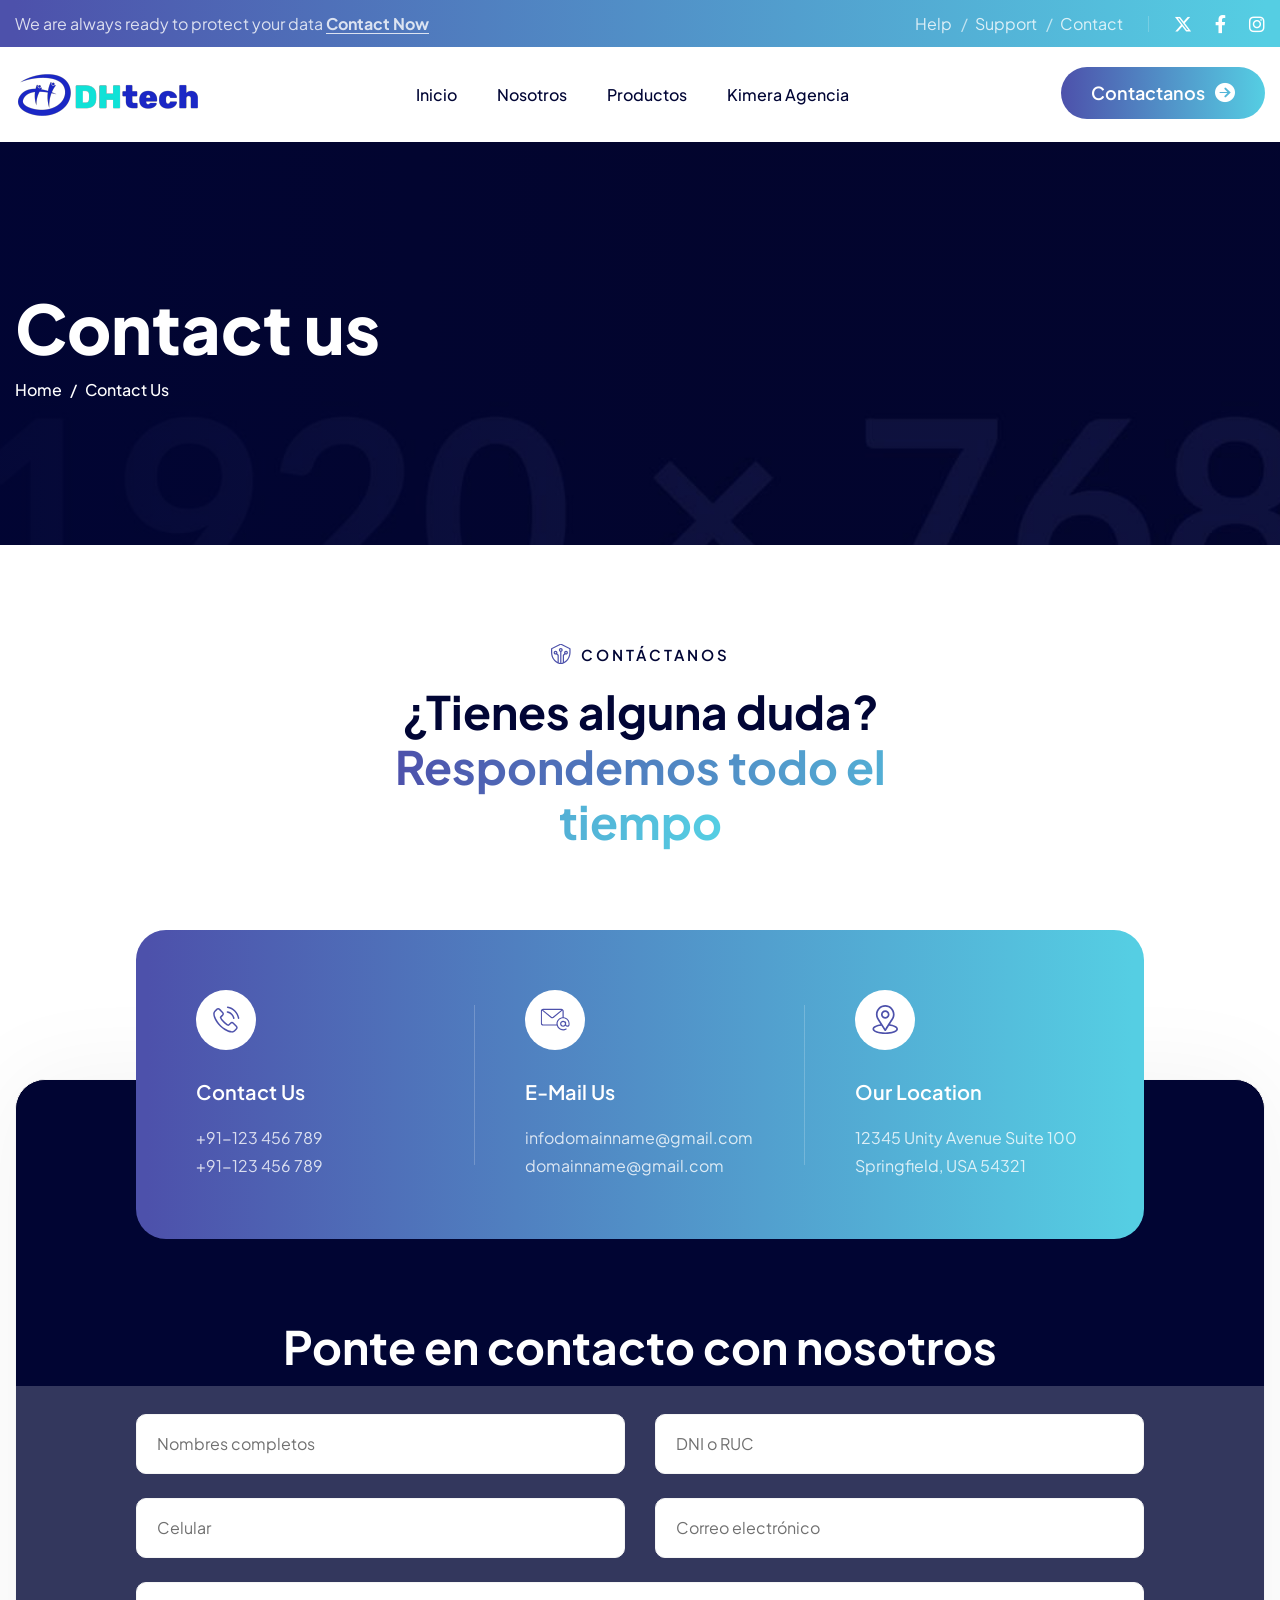
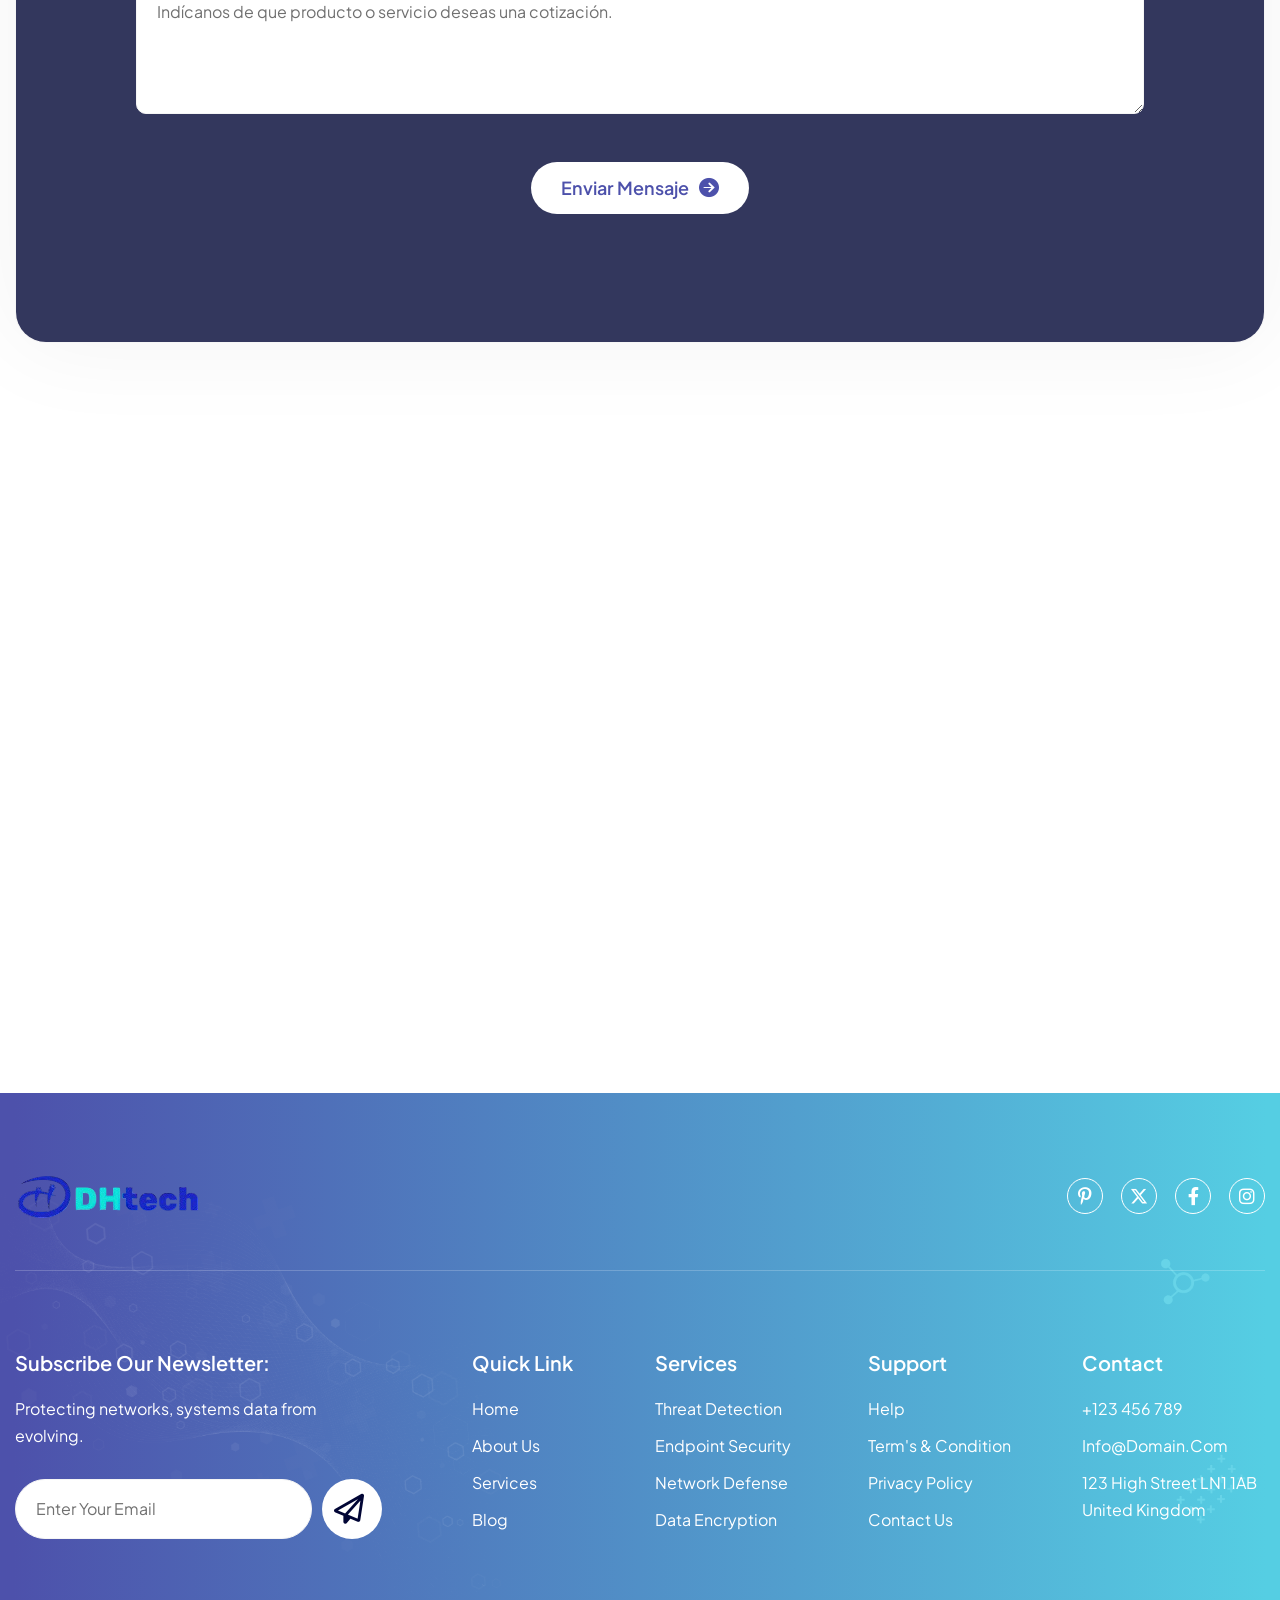
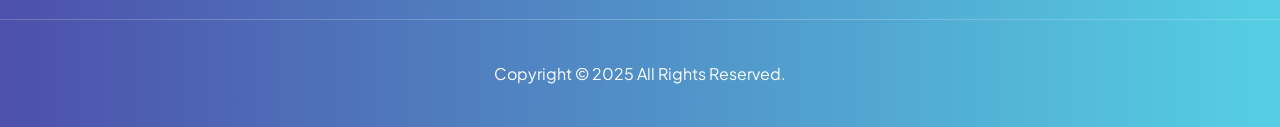
<file: contact.html>
<!DOCTYPE html>
<html lang="zxx">
<head>
	<!-- Meta -->
	<meta charset="utf-8">
	<meta http-equiv="X-UA-Compatible" content="IE=edge">
	<meta name="viewport" content="width=device-width, initial-scale=1.0, maximum-scale=1">
	<meta name="description" content="">
	<meta name="keywords" content="">
	<meta name="author" content="Awaiken">
	<!-- Page Title -->
    <title>DH Tech - Ciberseguridad</title>
	<!-- Favicon Icon -->
	<link rel="shortcut icon" type="image/x-icon" href="images/favicon.png">
	<!-- Google Fonts Css-->
	<link rel="preconnect" href="https://fonts.googleapis.com">
    <link rel="preconnect" href="https://fonts.gstatic.com" crossorigin>
    <link href="https://fonts.googleapis.com/css2?family=Plus+Jakarta+Sans:ital,wght@0,200..800;1,200..800&display=swap" rel="stylesheet">
	<!-- Bootstrap Css -->
	<link href="css/bootstrap.min.css" rel="stylesheet" media="screen">
	<!-- SlickNav Css -->
	<link href="css/slicknav.min.css" rel="stylesheet">
	<!-- Swiper Css -->
	<link rel="stylesheet" href="css/swiper-bundle.min.css">
	<!-- Font Awesome Icon Css-->
	<link href="css/all.min.css" rel="stylesheet" media="screen">
	<!-- Animated Css -->
	<link href="css/animate.css" rel="stylesheet">
    <!-- Magnific Popup Core Css File -->
	<link rel="stylesheet" href="css/magnific-popup.css">
	<!-- Mouse Cursor Css File -->
	<link rel="stylesheet" href="css/mousecursor.css">
	<!-- Main Custom Css -->
	<link href="css/custom.css" rel="stylesheet" media="screen">
</head>
<body>

    <!-- Preloader Start -->
	<div class="preloader">
		<div class="loading-container">
			<div class="loading"></div>
			<div id="loading-icon"><img src="images/loader.svg" alt=""></div>
		</div>
	</div>
	<!-- Preloader End -->

    <!-- Topbar Section Start -->
    <div class="topbar">
        <div class="container">
            <div class="row align-items-center">
                <div class="col-md-7">
                    <div class="topbar-info-text">
                        <p>We are always ready to protect your data <a href="contact.html">Contact now</a></p>
                    </div>
                </div>
                
                <div class="col-md-5">
                    <!-- Topbar Social Links Start -->
                    <div class="topbar-links">
                        <!-- Topbar Contact Information Start -->
                        <div class="topbar-contact-info">
                            <ul>
                                <li><a href="#">Help</a></li>
                                <li><a href="#">Support</a></li>
                                <li><a href="contact.html">Contact</a></li>
                            </ul>
                        </div>
                        <!-- Topbar Contact Information End -->

                        <!-- Topbar Social Links Start -->
                        <div class="topbar-social-links">
                            <ul>
                                <li><a href="#"><i class="fa-brands fa-x-twitter"></i></a></li>
                                <li><a href="#"><i class="fa-brands fa-facebook-f"></i></a></li>
                                <li><a href="#"><i class="fa-brands fa-instagram"></i></a></li>
                            </ul>
                        </div>
                        <!-- Topbar Social Links End -->
                    </div>
                    <!-- Topbar Social Links End -->
                </div>
            </div>
        </div>
    </div>
    <!-- Topbar Section End -->

    <!-- Header Start -->
	<header class="main-header">
		<div class="header-sticky">
			<nav class="navbar navbar-expand-lg">
				<div class="container">
					<!-- Logo Start -->
					<a class="navbar-brand" href="./">
						<img src="images/logo_dh_tech.png" alt="Logo">
					</a>
					<!-- Logo End -->

					<!-- Main Menu Start -->
					<div class="collapse navbar-collapse main-menu">
                        <div class="nav-menu-wrapper">
                            <ul class="navbar-nav mr-auto" id="menu">
                                <li class="nav-item"><a class="nav-link" href="index.html">Inicio</a></li>
                                <li class="nav-item"><a class="nav-link" href="about.html">Nosotros</a>
                                <li class="nav-item"><a class="nav-link" href="services.html">Productos</a></li>
                                <li class="nav-item"><a class="nav-link" href="#">Kimera Agencia</a></li>
                            </ul>
                        </div>

                        <!-- Header Btn Start -->
                        <div class="header-btn">
                            <a href="contact.html" class="btn-default">Contactanos</a>
                        </div>
                        <!-- Header Btn End -->
					</div>
					<!-- Main Menu End -->
					<div class="navbar-toggle"></div>
				</div>
			</nav>
			<div class="responsive-menu"></div>
		</div>
	</header>
	<!-- Header End -->

    <!-- Page Header Start -->
    <div class="page-header parallaxie">
        <div class="container">
            <div class="row align-items-center">
                <div class="col-lg-12">
                    <!-- Page Header Box Start -->
                    <div class="page-header-box">
                        <h1 class="wow fadeInUp" data-cursor="-opaque">Contact us</h1>
                        <nav class="wow fadeInUp" data-wow-delay="0.2s">
                            <ol class="breadcrumb">
                                <li class="breadcrumb-item"><a href="./">home</a></li>
                                <li class="breadcrumb-item active" aria-current="page">contact us</li>
                            </ol>
                        </nav>
                    </div>
                    <!-- Page Header Box End -->
                </div>
            </div>
        </div>
    </div>
    <!-- Page Header End -->

    <!-- Page Contact Us Start -->
     <div class="page-contact-us">
        <div class="container">
            <div class="row section-row">
                <div class="col-lg-12">
                    <!-- Section Title Start -->
                    <div class="section-title">
                        <h3 class="wow fadeInUp">Contáctanos</h3>
                        <h2 class="wow fadeInUp" data-wow-delay="0.2s" data-cursor="-opaque">¿Tienes alguna duda?
                          <span>Respondemos todo el tiempo</span></h2>
                    </div>
                    <!-- Section Title End -->
                </div>
            </div>

            <div class="row">
                <div class="col-lg-12">
                    <!-- Page Contact Box Start -->
                    <div class="page-contact-box parallaxie">
                        <!-- Contact Info List Start -->
                        <div class="contact-info-list">
                            <!-- Contact Info Item Start -->
                            <div class="contact-info-item wow fadeInUp">
                                <div class="icon-box">
                                    <img src="images/icon-phone-accent.svg" alt="">
                                </div>
                                <div class="contact-info-content">
                                    <h3>contact us</h3>
                                    <p><a href="tel:+91123456789">+91-123 456 789</a></p>
                                    <p><a href="tel:+91123456789">+91-123 456 789</a></p>
                                </div>
                            </div>
                            <!-- Contact Info Item End -->

                            <!-- Contact Info Item Start -->
                            <div class="contact-info-item wow fadeInUp" data-wow-delay="0.2s">
                                <div class="icon-box">
                                    <img src="images/icon-mail-accent.svg" alt="">
                                </div>
                                <div class="contact-info-content">
                                    <h3>e-mail us</h3>
                                    <p><a href="mailto:infodomainname@gmail.com">infodomainname@gmail.com</a></p>
                                    <p><a href="mailto:domainname@gmail.com">domainname@gmail.com</a></p>
                                </div>
                            </div>
                            <!-- Contact Info Item End -->

                            <!-- Contact Info Item Start -->
                            <div class="contact-info-item wow fadeInUp" data-wow-delay="0.4s">
                                <div class="icon-box">
                                    <img src="images/icon-location.svg" alt="">
                                </div>
                                <div class="contact-info-content">
                                    <h3>our location</h3>
                                    <p>12345 Unity Avenue Suite 100 Springfield, USA 54321</p>
                                </div>
                            </div>
                            <!-- Contact Info Item End -->
                        </div>
                        <!-- Contact Info List End -->

                        <div class="contact-us-form" style="margin-top: 80px;">
                            <!-- Section Title Start -->
                            <div class="section-title dark-section wow fadeInUp">
                                <h2 class="wow fadeInUp" data-cursor="-opaque">Ponte en contacto con nosotros</h2>
                            </div>
                            <!-- Section Title End -->

                            <div class="member-contact-form contact-form">
                                <form id="contactForm" action="#" method="POST" data-toggle="validator" class="wow fadeInUp" data-wow-delay="0.2s">
                                    <div class="row">                                
                                        <div class="form-group col-md-6 mb-4">
                                            <input type="text" name="fname" class="form-control" id="fname" placeholder="Nombres completos" required>
                                            <div class="help-block with-errors"></div>
                                        </div>
        
                                        <div class="form-group col-md-6 mb-4">
                                            <input type="text" name="lname" class="form-control" id="lname" placeholder="DNI o RUC" required>
                                            <div class="help-block with-errors"></div>
                                        </div>
        
                                        <div class="form-group col-md-6 mb-4">
                                            <input type="text" name="phone" class="form-control" id="phone" placeholder="Celular" required>
                                            <div class="help-block with-errors"></div>
                                        </div>
        
                                        <div class="form-group col-md-6 mb-4">
                                            <input type="email" name="email" class="form-control" id="email" placeholder="Correo electrónico" required>
                                            <div class="help-block with-errors"></div>
                                        </div>
        
                                        <div class="form-group col-md-12 mb-5">
                                            <textarea name="message" class="form-control" id="message" rows="4" 
                                            placeholder="Indícanos de que producto o servicio deseas una cotización."></textarea>
                                            <div class="help-block with-errors"></div>
                                        </div>
        
                                        <div class="col-md-12">
                                            <button type="submit" class="btn-default btn-highlighted"><span>Enviar mensaje</span></button>
                                            <div id="msgSubmit" class="h3 hidden"></div>
                                        </div>
                                    </div>
                                </form>
                            </div>
                        </div>
                    </div>
                    <!-- Contact Form Box End -->
                </div>
            </div>
        </div>
    </div>
    <!-- Page Contact Us End -->

    <!-- Google Map Section Start -->
    <div class="google-map">
        <div class="container-fluid">
            <div class="row">
                <div class="col-lg-12">
                    <!-- Google Map IFrame Start -->
                    <div class="google-map-iframe">
                        <iframe src="https://www.google.com/maps/embed?pb=!1m18!1m12!1m3!1d96737.10562045308!2d-74.08535042841811!3d40.739265258395164!2m3!1f0!2f0!3f0!3m2!1i1024!2i768!4f13.1!3m3!1m2!1s0x89c24fa5d33f083b%3A0xc80b8f06e177fe62!2sNew%20York%2C%20NY%2C%20USA!5e0!3m2!1sen!2sin!4v1703158537552!5m2!1sen!2sin" allowfullscreen="" loading="lazy" referrerpolicy="no-referrer-when-downgrade"></iframe>
                    </div>
                    <!-- Google Map IFrame End -->
                </div>
            </div>
        </div>
    </div>
    <!-- Google Map Section End -->

    <!-- Main Footer Section Start -->
    <footer class="main-footer">
        <div class="container">
            <div class="row">
                <div class="col-lg-12">
                    <!-- Footer Header Start -->
                    <div class="footer-header">
                        <!-- Footer Logo Start -->
                        <div class="footer-logo">
                            <img src="images/footer_logo_dh_tech.png" alt="DH Tech Footer Logo">
                        </div>
                        <!-- Footer Logo End -->
                        
                        <!-- Footer Social Links Start -->
                        <div class="footer-social-links">
                            <ul>
                                <li><a href="#"><i class="fa-brands fa-pinterest-p"></i></a></li>
                                <li><a href="#"><i class="fa-brands fa-x-twitter"></i></a></li>
                                <li><a href="#"><i class="fa-brands fa-facebook-f"></i></a></li>
                                <li><a href="#"><i class="fa-brands fa-instagram"></i></a></li>
                            </ul>
                        </div>
                        <!-- Footer Social Links End -->
                    </div>
                    <!-- Footer Header End -->
                </div>

                <div class="col-lg-4">
                    <!-- Footer Newsletter Form Start -->
                    <div class="footer-links footer-newsletter-form">
                        <h3>Subscribe our newsletter:</h3>
                        <p>Protecting networks, systems data from evolving. </p>
                        <form id="newsletterForm" action="#" method="POST">
                            <div class="form-group">
                                <input type="email" name="email" class="form-control" id="mail" placeholder="Enter Your Email" required="">
                                <button type="submit" class="newsletter-btn"><i class="fa-regular fa-paper-plane"></i></button>
                            </div>
                        </form>
                    </div>
                    <!-- Footer Newsletter Form End -->
                </div>

                <div class="col-lg-2 col-md-3 col-6">
                    <!-- Footer Links Start -->
                    <div class="footer-links footer-quick-links">
                        <h3>Quick link</h3>
                        <ul>
                            <li><a href="index.html">home</a></li>
                            <li><a href="about.html">about us</a></li>
                            <li><a href="services.html">services</a></li>
                            <li><a href="blog-single.html">blog</a></li>
                        </ul>
                    </div>
                    <!-- Footer Links End -->
                </div>
                
                <div class="col-lg-2 col-md-3 col-6">
                    <!-- Footer Links Start -->
                    <div class="footer-links">
                        <h3>Services</h3>
                        <ul>
                            <li><a href="service-single.html">Threat detection</a></li>
                            <li><a href="service-single.html">Endpoint security</a></li>
                            <li><a href="service-single.html">Network defense</a></li>
                            <li><a href="service-single.html">Data encryption</a></li>
                        </ul>
                    </div>
                    <!-- Footer Links End -->
                </div>
                
                <div class="col-lg-2 col-md-3 col-6">
                    <!-- Footer Links Start -->
                    <div class="footer-links">
                        <h3>Support</h3>
                        <ul>
                            <li><a href="#">Help</a></li>
                            <li><a href="#">Term's & condition </a></li>
                            <li><a href="#">Privacy policy</a></li>
                            <li><a href="contact.html">Contact us</a></li>
                        </ul>
                    </div>
                    <!-- Footer Links End -->
                </div>
                
                <div class="col-lg-2 col-md-3 col-6">
                    <!-- Footer Links Start -->
                    <div class="footer-links">
                        <h3>Contact</h3>
                        <ul>
                            <li><a href="tel:+123456789">+123 456 789</a></li>
                            <li><a href="mailto:info@domain.com">info@domain.com</a></li>
                            <li>123 High Street LN1 1AB United Kingdom</li>
                        </ul>
                    </div>
                    <!-- Footer Links End -->
                </div>
            </div>
        </div>

        <!-- Footer Copyright Start -->
        <div class="footer-copyright">
            <div class="container">
                <div class="row">
                    <div class="col-md-12">
                        <!-- Footer Copyright Text Start -->
                        <div class="footer-copyright-text">
                            <p>Copyright © 2025 All Rights Reserved.</p>
                        </div>
                        <!-- Footer Copyright Text End -->
                    </div>
                </div>
            </div>
        </div>
        <!-- Footer Copyright End -->
    </footer>
    <!-- Main Footer Section End -->
    
    <!-- Jquery Library File -->
    <script src="js/jquery-3.7.1.min.js"></script>
    <!-- Bootstrap js file -->
    <script src="js/bootstrap.min.js"></script>
    <!-- Validator js file -->
    <script src="js/validator.min.js"></script>
    <!-- SlickNav js file -->
    <script src="js/jquery.slicknav.js"></script>
    <!-- Swiper js file -->
    <script src="js/swiper-bundle.min.js"></script>
    <!-- Counter js file -->
    <script src="js/jquery.waypoints.min.js"></script>
    <script src="js/jquery.counterup.min.js"></script>
    <!-- Magnific js file -->
    <script src="js/jquery.magnific-popup.min.js"></script>
    <!-- SmoothScroll -->
    <script src="js/SmoothScroll.js"></script>
    <!-- Parallax js -->
    <script src="js/parallaxie.js"></script>
    <!-- MagicCursor js file -->
    <script src="js/gsap.min.js"></script>
    <script src="js/magiccursor.js"></script>
    <!-- Text Effect js file -->
    <script src="js/SplitText.js"></script>
    <script src="js/ScrollTrigger.min.js"></script>
    <!-- YTPlayer js File -->
    <script src="js/jquery.mb.YTPlayer.min.js"></script>
    <!-- Wow js file -->
    <script src="js/wow.min.js"></script>
    <!-- Main Custom js file -->
    <script src="js/function.js"></script>
</body>
</html>
</file>
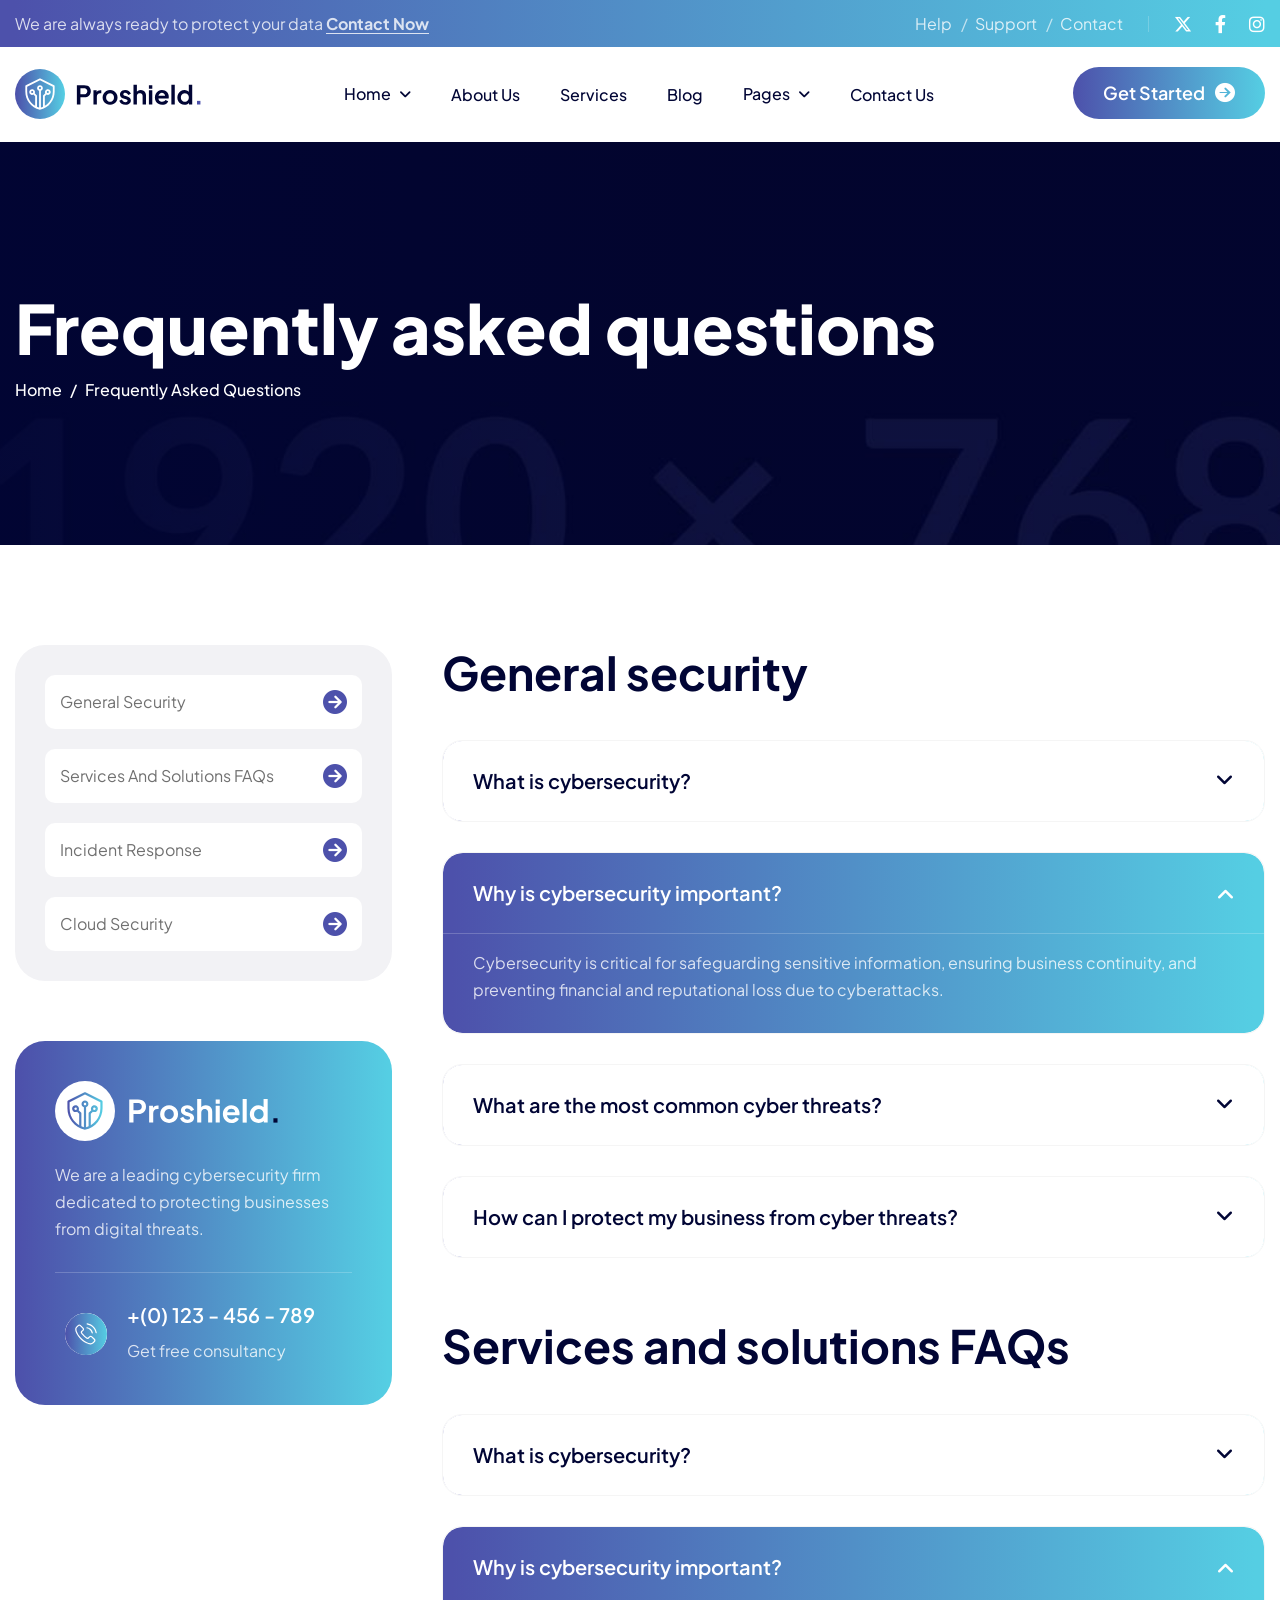
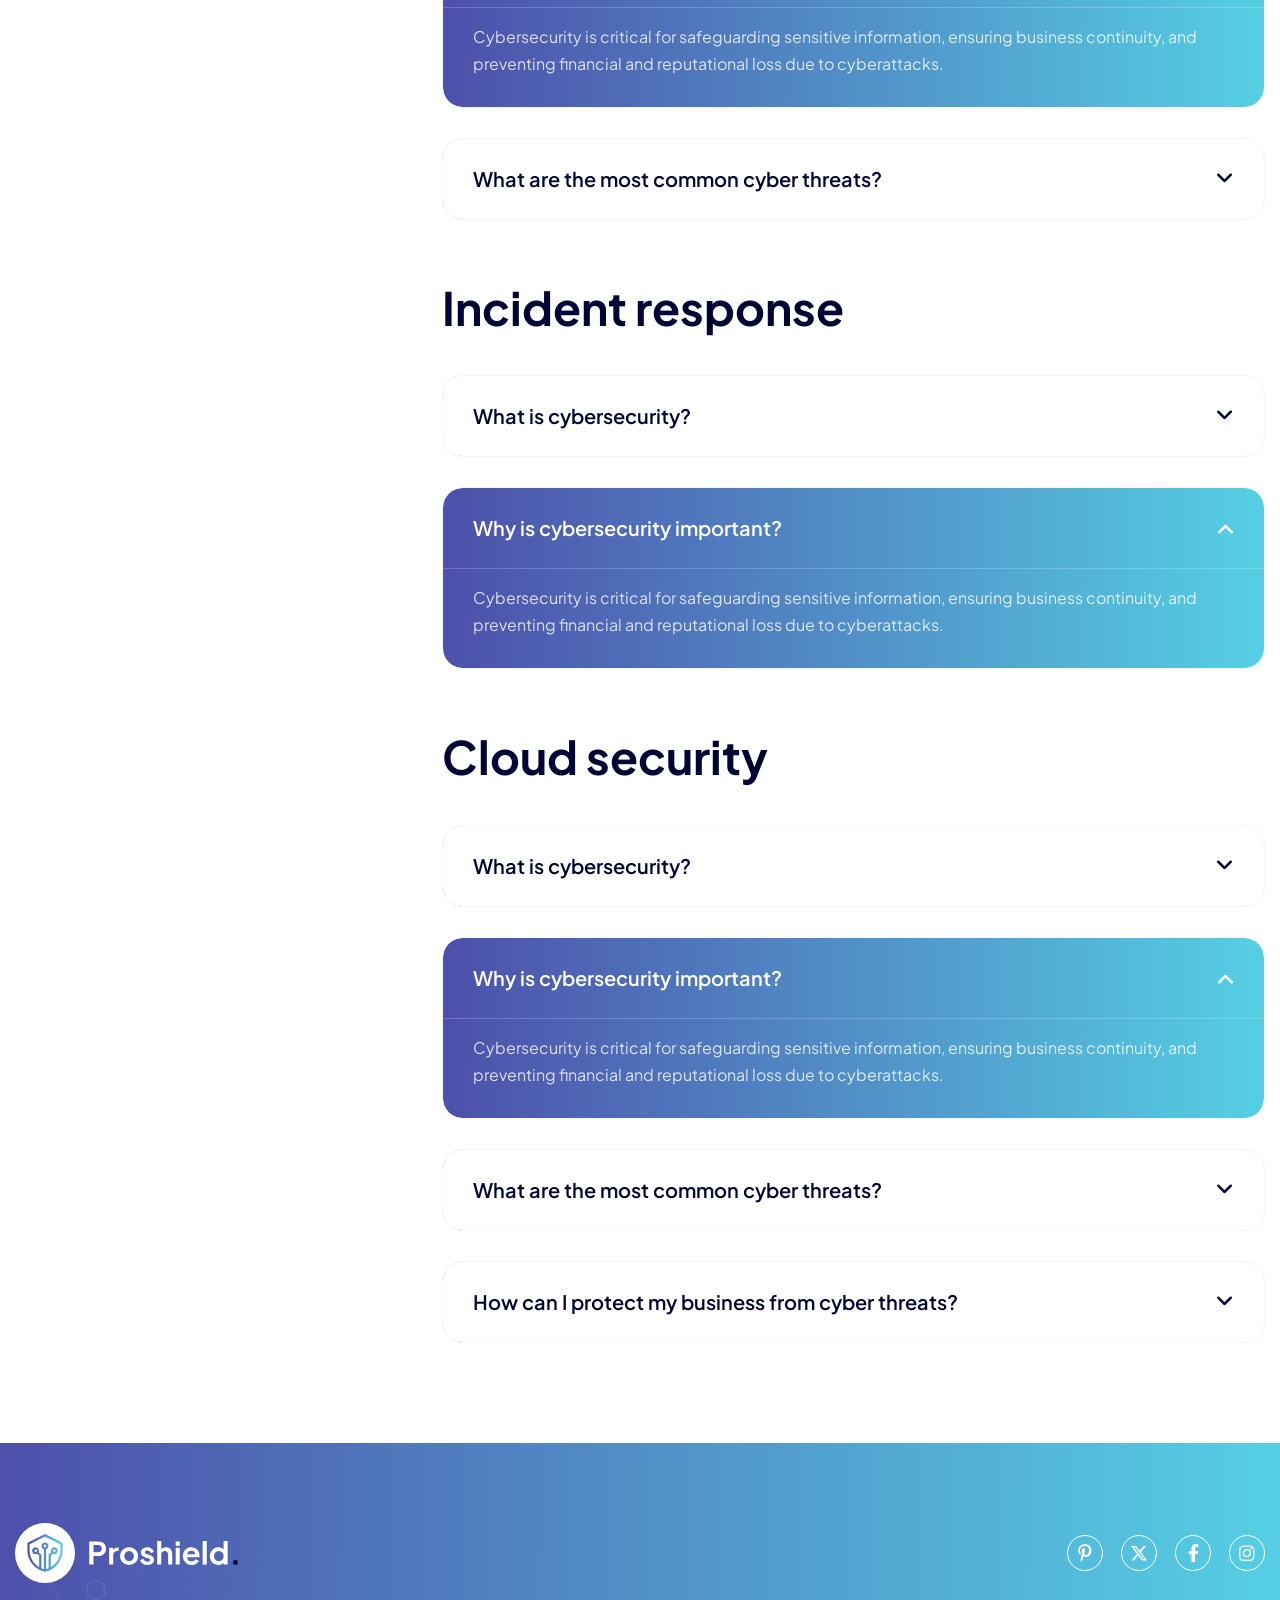
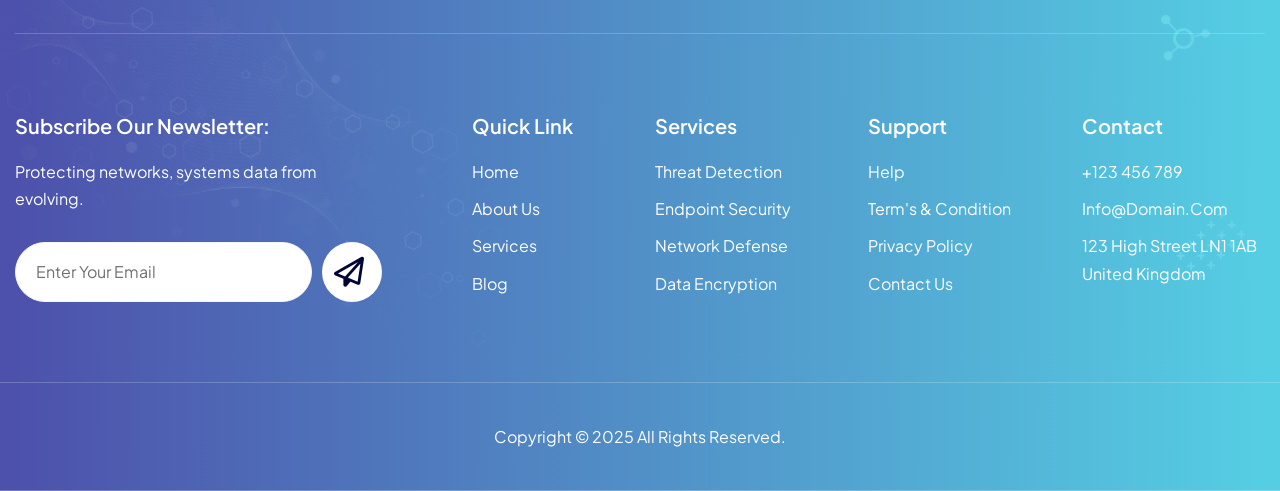
<file: faqs.html>
<!DOCTYPE html>
<html lang="zxx">
<head>
	<!-- Meta -->
	<meta charset="utf-8">
	<meta http-equiv="X-UA-Compatible" content="IE=edge">
	<meta name="viewport" content="width=device-width, initial-scale=1.0, maximum-scale=1">
	<meta name="description" content="">
	<meta name="keywords" content="">
	<meta name="author" content="Awaiken">
	<!-- Page Title -->
    <title>Proshield - Cyber Security Services HTML Template</title>
	<!-- Favicon Icon -->
	<link rel="shortcut icon" type="image/x-icon" href="images/favicon.png">
	<!-- Google Fonts Css-->
	<link rel="preconnect" href="https://fonts.googleapis.com">
    <link rel="preconnect" href="https://fonts.gstatic.com" crossorigin>
    <link href="https://fonts.googleapis.com/css2?family=Plus+Jakarta+Sans:ital,wght@0,200..800;1,200..800&display=swap" rel="stylesheet">
	<!-- Bootstrap Css -->
	<link href="css/bootstrap.min.css" rel="stylesheet" media="screen">
	<!-- SlickNav Css -->
	<link href="css/slicknav.min.css" rel="stylesheet">
	<!-- Swiper Css -->
	<link rel="stylesheet" href="css/swiper-bundle.min.css">
	<!-- Font Awesome Icon Css-->
	<link href="css/all.min.css" rel="stylesheet" media="screen">
	<!-- Animated Css -->
	<link href="css/animate.css" rel="stylesheet">
    <!-- Magnific Popup Core Css File -->
	<link rel="stylesheet" href="css/magnific-popup.css">
	<!-- Mouse Cursor Css File -->
	<link rel="stylesheet" href="css/mousecursor.css">
	<!-- Main Custom Css -->
	<link href="css/custom.css" rel="stylesheet" media="screen">
</head>
<body>

    <!-- Preloader Start -->
	<div class="preloader">
		<div class="loading-container">
			<div class="loading"></div>
			<div id="loading-icon"><img src="images/loader.svg" alt=""></div>
		</div>
	</div>
	<!-- Preloader End -->

    <!-- Topbar Section Start -->
    <div class="topbar">
        <div class="container">
            <div class="row align-items-center">
                <div class="col-md-7">
                    <div class="topbar-info-text">
                        <p>We are always ready to protect your data <a href="contact.html">Contact now</a></p>
                    </div>
                </div>
                
                <div class="col-md-5">
                    <!-- Topbar Social Links Start -->
                    <div class="topbar-links">
                        <!-- Topbar Contact Information Start -->
                        <div class="topbar-contact-info">
                            <ul>
                                <li><a href="#">Help</a></li>
                                <li><a href="#">Support</a></li>
                                <li><a href="contact.html">Contact</a></li>
                            </ul>
                        </div>
                        <!-- Topbar Contact Information End -->

                        <!-- Topbar Social Links Start -->
                        <div class="topbar-social-links">
                            <ul>
                                <li><a href="#"><i class="fa-brands fa-x-twitter"></i></a></li>
                                <li><a href="#"><i class="fa-brands fa-facebook-f"></i></a></li>
                                <li><a href="#"><i class="fa-brands fa-instagram"></i></a></li>
                            </ul>
                        </div>
                        <!-- Topbar Social Links End -->
                    </div>
                    <!-- Topbar Social Links End -->
                </div>
            </div>
        </div>
    </div>
    <!-- Topbar Section End -->

    <!-- Header Start -->
	<header class="main-header">
		<div class="header-sticky">
			<nav class="navbar navbar-expand-lg">
				<div class="container">
					<!-- Logo Start -->
					<a class="navbar-brand" href="./">
						<img src="images/logo.svg" alt="Logo">
					</a>
					<!-- Logo End -->

					<!-- Main Menu Start -->
					<div class="collapse navbar-collapse main-menu">
                        <div class="nav-menu-wrapper">
                            <ul class="navbar-nav mr-auto" id="menu">
                                <li class="nav-item submenu"><a class="nav-link" href="./">Home</a>
                                    <ul>
                                        <li class="nav-item"><a class="nav-link" href="index.html">Home - Image</a></li>
                                        <li class="nav-item"><a class="nav-link" href="index-video.html">Home - Video</a></li>
                                        <li class="nav-item"><a class="nav-link" href="index-slider.html">Home - Slider</a></li>
                                    </ul>
                                </li>                                
                                <li class="nav-item"><a class="nav-link" href="about.html">About Us</a>
                                <li class="nav-item"><a class="nav-link" href="services.html">Services</a></li>
                                <li class="nav-item"><a class="nav-link" href="blog.html">Blog</a></li>
                                <li class="nav-item submenu"><a class="nav-link" href="#">Pages</a>
                                    <ul>                                        
                                        <li class="nav-item"><a class="nav-link" href="service-single.html">Service Details</a></li>
                                        <li class="nav-item"><a class="nav-link" href="blog-single.html">Blog Details</a></li>
                                        <li class="nav-item"><a class="nav-link" href="projects.html">Projects</a></li>
                                        <li class="nav-item"><a class="nav-link" href="project-single.html">Project Details</a></li>
                                        <li class="nav-item"><a class="nav-link" href="team.html">Our Team</a></li>
                                        <li class="nav-item"><a class="nav-link" href="team-single.html">Team Details</a></li>
                                        <li class="nav-item"><a class="nav-link" href="pricing.html">Pricing</a></li>
                                        <li class="nav-item"><a class="nav-link" href="testimonials.html">Testimonials</a></li>
                                        <li class="nav-item"><a class="nav-link" href="image-gallery.html">Image Gallery</a></li>
                                        <li class="nav-item"><a class="nav-link" href="video-gallery.html">Video Gallery</a></li>
                                        <li class="nav-item"><a class="nav-link" href="faqs.html">FAQs</a></li>
                                        <li class="nav-item"><a class="nav-link" href="404.html">404</a></li>
                                    </ul>
                                </li>
                                <li class="nav-item"><a class="nav-link" href="contact.html">Contact Us</a></li>                         
                            </ul>
                        </div>

                        <!-- Header Btn Start -->
                        <div class="header-btn">
                            <a href="contact.html" class="btn-default">get started</a>
                        </div>
                        <!-- Header Btn End -->
					</div>
					<!-- Main Menu End -->
					<div class="navbar-toggle"></div>
				</div>
			</nav>
			<div class="responsive-menu"></div>
		</div>
	</header>
	<!-- Header End -->

    <!-- Page Header Start -->
    <div class="page-header parallaxie">
        <div class="container">
            <div class="row align-items-center">
                <div class="col-lg-12">
                    <!-- Page Header Box Start -->
                    <div class="page-header-box">
                        <h1 class="wow fadeInUp" data-cursor="-opaque">Frequently asked questions</h1>
                        <nav class="wow fadeInUp" data-wow-delay="0.2s">
                            <ol class="breadcrumb">
                                <li class="breadcrumb-item"><a href="./">home</a></li>
                                <li class="breadcrumb-item active" aria-current="page">frequently asked questions</li>
                            </ol>
                        </nav>
                    </div>
                    <!-- Page Header Box End -->
                </div>
            </div>
        </div>
    </div>
    <!-- Page Header End -->

    <!-- Page Faqs Start -->
    <div class="page-faqs">
        <div class="container">
            <div class="row">
                <div class="col-lg-4">
                    <!-- Page Single Sidebar Start -->
                    <div class="page-single-sidebar">
                        <!-- Page Category List Start -->
                        <div class="page-catagery-list wow fadeInUp">
                            <ul>
                                <li><a href="#general_security">General Security</a></li>
                                <li><a href="#services_and_solutions">Services and Solutions FAQs</a></li>
                                <li><a href="#incident_response">Incident Response</a></li>
                                <li><a href="#cloud_security">Cloud Security</a></li>
                            </ul>
                        </div>
                        <!-- Page Category List End -->

                        <!-- Sidebar CTA Box Start -->
                        <div class="sidebar-cta-box wow fadeInUp" data-wow-delay="0.2s">
                            <div class="sidebar-cta-logo">
                                <img src="images/footer-logo.svg" alt="">
                            </div>
                            <div class="sidebar-cta-content">
                                <p>We are a leading cybersecurity firm dedicated to protecting businesses from digital threats.</p>
                            </div>
                            <div class="sidebar-cta-contact">
                                <div class="icon-box">
                                    <img src="images/icon-phone.svg" alt="">
                                </div>
                                <div class="sidebar-cta-contact-content">
                                    <h3><a href="tel:+123456789">+(0) 123 - 456 - 789</a></h3>
                                    <p>Get free consultancy</p>
                                </div>
                            </div>
                        </div>
                        <!-- Sidebar CTA Box End -->
                    </div>
                    <!-- Page Single Sidebar End -->
                </div>

                <div class="col-lg-8">
                    <!-- Page FAQs Category Start -->
                    <div class="page-faqs-catagery">
                        <!-- FAQs section start -->
                        <div class="page-faqs-accordion" id="general_security">
                            <!-- Section Title Start -->
                            <div class="section-title">
                                <h2 class="wow fadeInUp" data-cursor="-opaque">General security</h2>
                            </div>
                            <!-- Section Title End -->

                            <!-- FAQ Accordion Start -->
                            <div class="faq-accordion" id="accordion">
                                <!-- FAQ Item Start -->
                                <div class="accordion-item wow fadeInUp" data-wow-delay="0.2s">
                                    <h2 class="accordion-header" id="heading1">
                                        <button class="accordion-button collapsed" type="button" data-bs-toggle="collapse" data-bs-target="#collapse1" aria-expanded="true" aria-controls="collapse1">
                                            What is cybersecurity?
                                        </button>
                                    </h2>
                                    <div id="collapse1" class="accordion-collapse collapse" aria-labelledby="heading1" data-bs-parent="#accordion">
                                        <div class="accordion-body">
                                            <p>Cybersecurity is critical for safeguarding sensitive information, ensuring business continuity, and preventing financial and reputational loss due to cyberattacks.</p>
                                        </div>
                                    </div>
                                </div>
                                <!-- FAQ Item End -->

                                <!-- FAQ Item Start -->
                                <div class="accordion-item wow fadeInUp" data-wow-delay="0.4s">
                                    <h2 class="accordion-header" id="heading2">
                                        <button class="accordion-button" type="button" data-bs-toggle="collapse" data-bs-target="#collapse2" aria-expanded="false" aria-controls="collapse2">
                                            Why is cybersecurity important?
                                        </button>
                                    </h2>
                                    <div id="collapse2" class="accordion-collapse collapse show" aria-labelledby="heading2" data-bs-parent="#accordion">
                                        <div class="accordion-body">
                                            <p>Cybersecurity is critical for safeguarding sensitive information, ensuring business continuity, and preventing financial and reputational loss due to cyberattacks.</p>
                                        </div>
                                    </div>
                                </div>
                                <!-- FAQ Item End -->

                                <!-- FAQ Item Start -->
                                <div class="accordion-item wow fadeInUp" data-wow-delay="0.6s">
                                    <h2 class="accordion-header" id="heading3">
                                        <button class="accordion-button collapsed" type="button" data-bs-toggle="collapse" data-bs-target="#collapse3" aria-expanded="false" aria-controls="collapse3">
                                            What are the most common cyber threats?
                                        </button>
                                    </h2>
                                    <div id="collapse3" class="accordion-collapse collapse" aria-labelledby="heading3" data-bs-parent="#accordion">
                                        <div class="accordion-body">
                                            <p>Cybersecurity is critical for safeguarding sensitive information, ensuring business continuity, and preventing financial and reputational loss due to cyberattacks.</p>
                                        </div>
                                    </div>
                                </div>
                                <!-- FAQ Item End -->

                                <!-- FAQ Item Start -->
                                <div class="accordion-item wow fadeInUp" data-wow-delay="0.8s">
                                    <h2 class="accordion-header" id="heading4">
                                        <button class="accordion-button collapsed" type="button" data-bs-toggle="collapse" data-bs-target="#collapse4" aria-expanded="false" aria-controls="collapse4">
                                            How can I protect my business from cyber threats?
                                        </button>
                                    </h2>
                                    <div id="collapse4" class="accordion-collapse collapse" aria-labelledby="heading4" data-bs-parent="#accordion">
                                        <div class="accordion-body">
                                            <p>Cybersecurity is critical for safeguarding sensitive information, ensuring business continuity, and preventing financial and reputational loss due to cyberattacks.</p>
                                        </div>
                                    </div>
                                </div>
                                <!-- FAQ Item End -->
                            </div>
                            <!-- FAQ Accordion End -->
                        </div>
                        <!-- FAQs section End -->

                        <!-- FAQs section start -->
                        <div class="page-faqs-accordion" id="services_and_solutions">
                            <!-- Section Title Start -->
                            <div class="section-title">
                                <h2 class="wow fadeInUp" data-cursor="-opaque">Services and solutions FAQs </h2>
                            </div>
                            <!-- Section Title End -->

                            <!-- FAQ Accordion Start -->
                            <div class="faq-accordion" id="accordion1">
                                <!-- FAQ Item Start -->
                                <div class="accordion-item wow fadeInUp" data-wow-delay="0.2s">
                                    <h2 class="accordion-header" id="heading5">
                                        <button class="accordion-button collapsed" type="button" data-bs-toggle="collapse" data-bs-target="#collapse5" aria-expanded="false" aria-controls="collapse5">
                                            What is cybersecurity?
                                        </button>
                                    </h2>
                                    <div id="collapse5" class="accordion-collapse collapse" aria-labelledby="heading5" data-bs-parent="#accordion1">
                                        <div class="accordion-body">
                                            <p>Cybersecurity is critical for safeguarding sensitive information, ensuring business continuity, and preventing financial and reputational loss due to cyberattacks.</p>
                                        </div>
                                    </div>
                                </div>
                                <!-- FAQ Item End -->
                                <!-- FAQ Item Start -->
                                <div class="accordion-item wow fadeInUp" data-wow-delay="0.4s">
                                    <h2 class="accordion-header" id="heading6">
                                        <button class="accordion-button" type="button" data-bs-toggle="collapse" data-bs-target="#collapse6" aria-expanded="true" aria-controls="collapse6">
                                            Why is cybersecurity important?
                                        </button>
                                    </h2>
                                    <div id="collapse6" class="accordion-collapse collapse show" aria-labelledby="heading6" data-bs-parent="#accordion1">
                                        <div class="accordion-body">
                                            <p>Cybersecurity is critical for safeguarding sensitive information, ensuring business continuity, and preventing financial and reputational loss due to cyberattacks.</p>
                                        </div>
                                    </div>
                                </div>
                                <!-- FAQ Item End -->

                                <!-- FAQ Item Start -->
                                <div class="accordion-item wow fadeInUp" data-wow-delay="0.6s">
                                    <h2 class="accordion-header" id="heading7">
                                        <button class="accordion-button collapsed" type="button" data-bs-toggle="collapse" data-bs-target="#collapse7" aria-expanded="false" aria-controls="collapse7">
                                            What are the most common cyber threats?
                                        </button>
                                    </h2>
                                    <div id="collapse7" class="accordion-collapse collapse" aria-labelledby="heading7" data-bs-parent="#accordion1">
                                        <div class="accordion-body">
                                            <p>Cybersecurity is critical for safeguarding sensitive information, ensuring business continuity, and preventing financial and reputational loss due to cyberattacks.</p>
                                        </div>
                                    </div>
                                </div>
                                <!-- FAQ Item End -->
                            </div>
                            <!-- FAQ Accordion End -->
                        </div>
                        <!-- FAQs section End -->

                        <!-- FAQs section start -->
                        <div class="page-faqs-accordion" id="incident_response">
                            <!-- Section Title Start -->
                            <div class="section-title">
                                <h2 class="wow fadeInUp" data-cursor="-opaque">Incident response</h2>
                            </div>
                            <!-- Section Title End -->

                            <!-- FAQ Accordion Start -->
                            <div class="faq-accordion" id="accordion2">                            
                                <!-- FAQ Item Start -->
                                <div class="accordion-item wow fadeInUp" data-wow-delay="0.2s">
                                    <h2 class="accordion-header" id="heading8">
                                        <button class="accordion-button collapsed" type="button" data-bs-toggle="collapse" data-bs-target="#collapse8" aria-expanded="false" aria-controls="collapse8">
                                            What is cybersecurity?
                                        </button>
                                    </h2>
                                    <div id="collapse8" class="accordion-collapse collapse" aria-labelledby="heading8" data-bs-parent="#accordion2">
                                        <div class="accordion-body">
                                            <p>Cybersecurity is critical for safeguarding sensitive information, ensuring business continuity, and preventing financial and reputational loss due to cyberattacks.</p>
                                        </div>
                                    </div>
                                </div>
                                <!-- FAQ Item End -->
                                
                                <!-- FAQ Item Start -->
                                <div class="accordion-item wow fadeInUp" data-wow-delay="0.4s">
                                    <h2 class="accordion-header" id="heading9">
                                        <button class="accordion-button" type="button" data-bs-toggle="collapse" data-bs-target="#collapse9" aria-expanded="true" aria-controls="collapse9">
                                            Why is cybersecurity important?
                                        </button>
                                    </h2>
                                    <div id="collapse9" class="accordion-collapse collapse show" aria-labelledby="heading9" data-bs-parent="#accordion2">
                                        <div class="accordion-body">
                                            <p>Cybersecurity is critical for safeguarding sensitive information, ensuring business continuity, and preventing financial and reputational loss due to cyberattacks.</p>
                                        </div>
                                    </div>
                                </div>
                                <!-- FAQ Item End -->
                            </div>
                            <!-- FAQ Accordion End -->
                        </div>
                        <!-- FAQs section End -->

                        <!-- FAQs section start -->
                        <div class="page-faqs-accordion" id="cloud_security">
                            <!-- Section Title Start -->
                            <div class="section-title">
                                <h2 class="wow fadeInUp" data-cursor="-opaque">Cloud security</h2>
                            </div>
                            <!-- Section Title End -->

                            <!-- FAQ Accordion Start -->
                            <div class="faq-accordion" id="accordion3">
                                <!-- FAQ Item Start -->
                                <div class="accordion-item wow fadeInUp" data-wow-delay="0.2s">
                                    <h2 class="accordion-header" id="heading10">
                                        <button class="accordion-button collapsed" type="button" data-bs-toggle="collapse" data-bs-target="#collapse10" aria-expanded="false" aria-controls="collapse10">
                                            What is cybersecurity?
                                        </button>
                                    </h2>
                                    <div id="collapse10" class="accordion-collapse collapse" aria-labelledby="heading10" data-bs-parent="#accordion3">
                                        <div class="accordion-body">
                                            <p>Cybersecurity is critical for safeguarding sensitive information, ensuring business continuity, and preventing financial and reputational loss due to cyberattacks.</p>
                                        </div>
                                    </div>
                                </div>
                                <!-- FAQ Item End -->
                                
                                <!-- FAQ Item Start -->
                                <div class="accordion-item wow fadeInUp" data-wow-delay="0.4s">
                                    <h2 class="accordion-header" id="heading11">
                                        <button class="accordion-button" type="button" data-bs-toggle="collapse" data-bs-target="#collapse11" aria-expanded="true" aria-controls="collapse11">
                                            Why is cybersecurity important?
                                        </button>
                                    </h2>
                                    <div id="collapse11" class="accordion-collapse collapse show" aria-labelledby="heading11" data-bs-parent="#accordion3">
                                        <div class="accordion-body">
                                            <p>Cybersecurity is critical for safeguarding sensitive information, ensuring business continuity, and preventing financial and reputational loss due to cyberattacks.</p>
                                        </div>
                                    </div>
                                </div>
                                <!-- FAQ Item End -->

                                <!-- FAQ Item Start -->
                                <div class="accordion-item wow fadeInUp" data-wow-delay="0.6s">
                                    <h2 class="accordion-header" id="heading12">
                                        <button class="accordion-button collapsed" type="button" data-bs-toggle="collapse" data-bs-target="#collapse12" aria-expanded="false" aria-controls="collapse12">
                                            What are the most common cyber threats?
                                        </button>
                                    </h2>
                                    <div id="collapse12" class="accordion-collapse collapse" aria-labelledby="heading12" data-bs-parent="#accordion3">
                                        <div class="accordion-body">
                                            <p>Cybersecurity is critical for safeguarding sensitive information, ensuring business continuity, and preventing financial and reputational loss due to cyberattacks.</p>
                                        </div>
                                    </div>
                                </div>
                                <!-- FAQ Item End -->

                                <!-- FAQ Item Start -->
                                <div class="accordion-item wow fadeInUp" data-wow-delay="0.8s">
                                    <h2 class="accordion-header" id="heading13">
                                        <button class="accordion-button collapsed" type="button" data-bs-toggle="collapse" data-bs-target="#collapse13" aria-expanded="false" aria-controls="collapse13">
                                            How can I protect my business from cyber threats?
                                        </button>
                                    </h2>
                                    <div id="collapse13" class="accordion-collapse collapse" aria-labelledby="heading13" data-bs-parent="#accordion3">
                                        <div class="accordion-body">
                                            <p>Cybersecurity is critical for safeguarding sensitive information, ensuring business continuity, and preventing financial and reputational loss due to cyberattacks.</p>
                                        </div>
                                    </div>
                                </div>
                                <!-- FAQ Item End -->
                            </div>
                            <!-- FAQ Accordion End -->
                        </div>
                        <!-- FAQs section End -->
                    </div>  
                    <!-- Page FAQs Category End -->
                </div>
            </div>
        </div>
    </div>
    <!-- Page Faqs End -->

    <!-- Main Footer Section Start -->
    <footer class="main-footer">
        <div class="container">
            <div class="row">
                <div class="col-lg-12">
                    <!-- Footer Header Start -->
                    <div class="footer-header">
                        <!-- Footer Logo Start -->
                        <div class="footer-logo">
                            <img src="images/footer-logo.svg" alt="">
                        </div>
                        <!-- Footer Logo End -->
                        
                        <!-- Footer Social Links Start -->
                        <div class="footer-social-links">
                            <ul>
                                <li><a href="#"><i class="fa-brands fa-pinterest-p"></i></a></li>
                                <li><a href="#"><i class="fa-brands fa-x-twitter"></i></a></li>
                                <li><a href="#"><i class="fa-brands fa-facebook-f"></i></a></li>
                                <li><a href="#"><i class="fa-brands fa-instagram"></i></a></li>
                            </ul>
                        </div>
                        <!-- Footer Social Links End -->
                    </div>
                    <!-- Footer Header End -->
                </div>

                <div class="col-lg-4">
                    <!-- Footer Newsletter Form Start -->
                    <div class="footer-links footer-newsletter-form">
                        <h3>Subscribe our newsletter:</h3>
                        <p>Protecting networks, systems data from evolving. </p>
                        <form id="newsletterForm" action="#" method="POST">
                            <div class="form-group">
                                <input type="email" name="email" class="form-control" id="mail" placeholder="Enter Your Email" required="">
                                <button type="submit" class="newsletter-btn"><i class="fa-regular fa-paper-plane"></i></button>
                            </div>
                        </form>
                    </div>
                    <!-- Footer Newsletter Form End -->
                </div>

                <div class="col-lg-2 col-md-3 col-6">
                    <!-- Footer Links Start -->
                    <div class="footer-links footer-quick-links">
                        <h3>Quick link</h3>
                        <ul>
                            <li><a href="index.html">home</a></li>
                            <li><a href="about.html">about us</a></li>
                            <li><a href="services.html">services</a></li>
                            <li><a href="blog-single.html">blog</a></li>
                        </ul>
                    </div>
                    <!-- Footer Links End -->
                </div>
                
                <div class="col-lg-2 col-md-3 col-6">
                    <!-- Footer Links Start -->
                    <div class="footer-links">
                        <h3>Services</h3>
                        <ul>
                            <li><a href="service-single.html">Threat detection</a></li>
                            <li><a href="service-single.html">Endpoint security</a></li>
                            <li><a href="service-single.html">Network defense</a></li>
                            <li><a href="service-single.html">Data encryption</a></li>
                        </ul>
                    </div>
                    <!-- Footer Links End -->
                </div>
                
                <div class="col-lg-2 col-md-3 col-6">
                    <!-- Footer Links Start -->
                    <div class="footer-links">
                        <h3>Support</h3>
                        <ul>
                            <li><a href="#">Help</a></li>
                            <li><a href="#">Term's & condition </a></li>
                            <li><a href="#">Privacy policy</a></li>
                            <li><a href="contact.html">Contact us</a></li>
                        </ul>
                    </div>
                    <!-- Footer Links End -->
                </div>
                
                <div class="col-lg-2 col-md-3 col-6">
                    <!-- Footer Links Start -->
                    <div class="footer-links">
                        <h3>Contact</h3>
                        <ul>
                            <li><a href="tel:+123456789">+123 456 789</a></li>
                            <li><a href="mailto:info@domain.com">info@domain.com</a></li>
                            <li>123 High Street LN1 1AB United Kingdom</li>
                        </ul>
                    </div>
                    <!-- Footer Links End -->
                </div>
            </div>
        </div>

        <!-- Footer Copyright Start -->
        <div class="footer-copyright">
            <div class="container">
                <div class="row">
                    <div class="col-md-12">
                        <!-- Footer Copyright Text Start -->
                        <div class="footer-copyright-text">
                            <p>Copyright © 2025 All Rights Reserved.</p>
                        </div>
                        <!-- Footer Copyright Text End -->
                    </div>
                </div>
            </div>
        </div>
        <!-- Footer Copyright End -->
    </footer>
    <!-- Main Footer Section End -->
    
    <!-- Jquery Library File -->
    <script src="js/jquery-3.7.1.min.js"></script>
    <!-- Bootstrap js file -->
    <script src="js/bootstrap.min.js"></script>
    <!-- Validator js file -->
    <script src="js/validator.min.js"></script>
    <!-- SlickNav js file -->
    <script src="js/jquery.slicknav.js"></script>
    <!-- Swiper js file -->
    <script src="js/swiper-bundle.min.js"></script>
    <!-- Counter js file -->
    <script src="js/jquery.waypoints.min.js"></script>
    <script src="js/jquery.counterup.min.js"></script>
    <!-- Magnific js file -->
    <script src="js/jquery.magnific-popup.min.js"></script>
    <!-- SmoothScroll -->
    <script src="js/SmoothScroll.js"></script>
    <!-- Parallax js -->
    <script src="js/parallaxie.js"></script>
    <!-- MagicCursor js file -->
    <script src="js/gsap.min.js"></script>
    <script src="js/magiccursor.js"></script>
    <!-- Text Effect js file -->
    <script src="js/SplitText.js"></script>
    <script src="js/ScrollTrigger.min.js"></script>
    <!-- YTPlayer js File -->
    <script src="js/jquery.mb.YTPlayer.min.js"></script>
    <!-- Wow js file -->
    <script src="js/wow.min.js"></script>
    <!-- Main Custom js file -->
    <script src="js/function.js"></script>
</body>
</html>
</file>
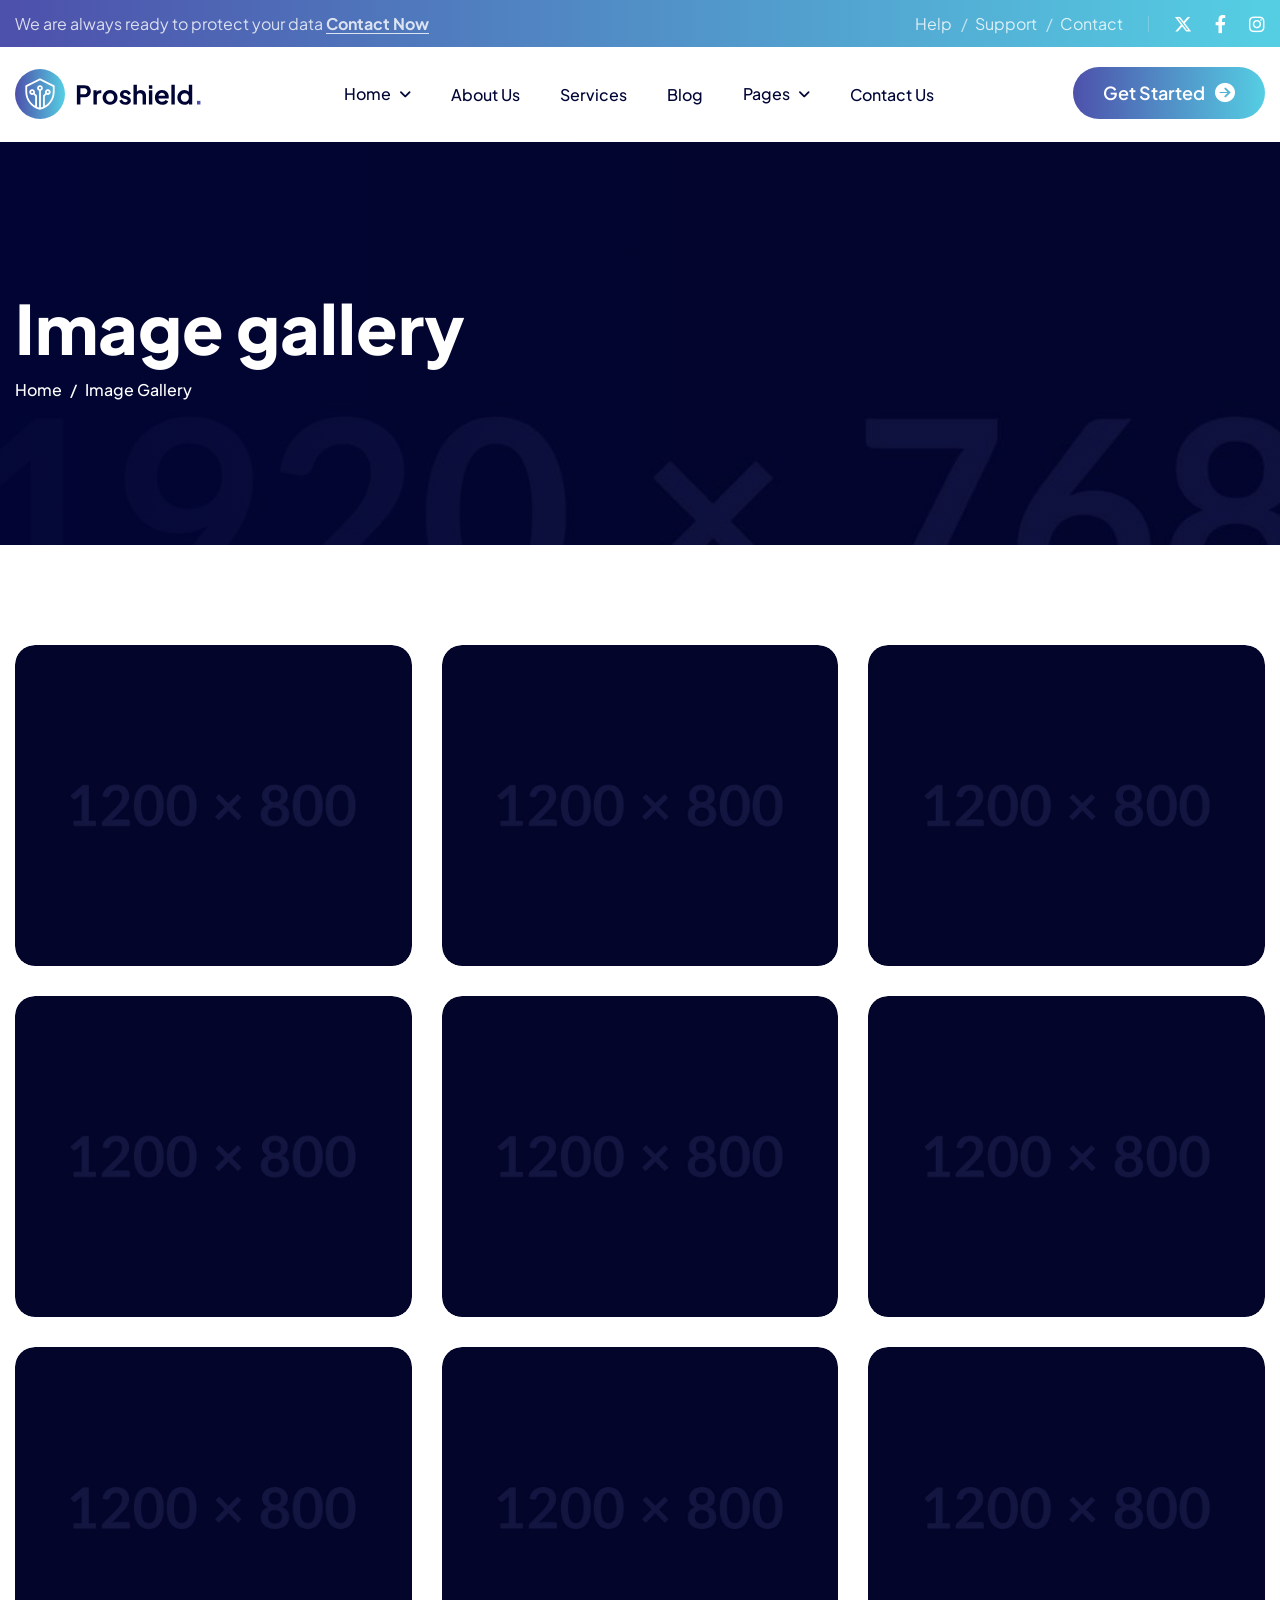
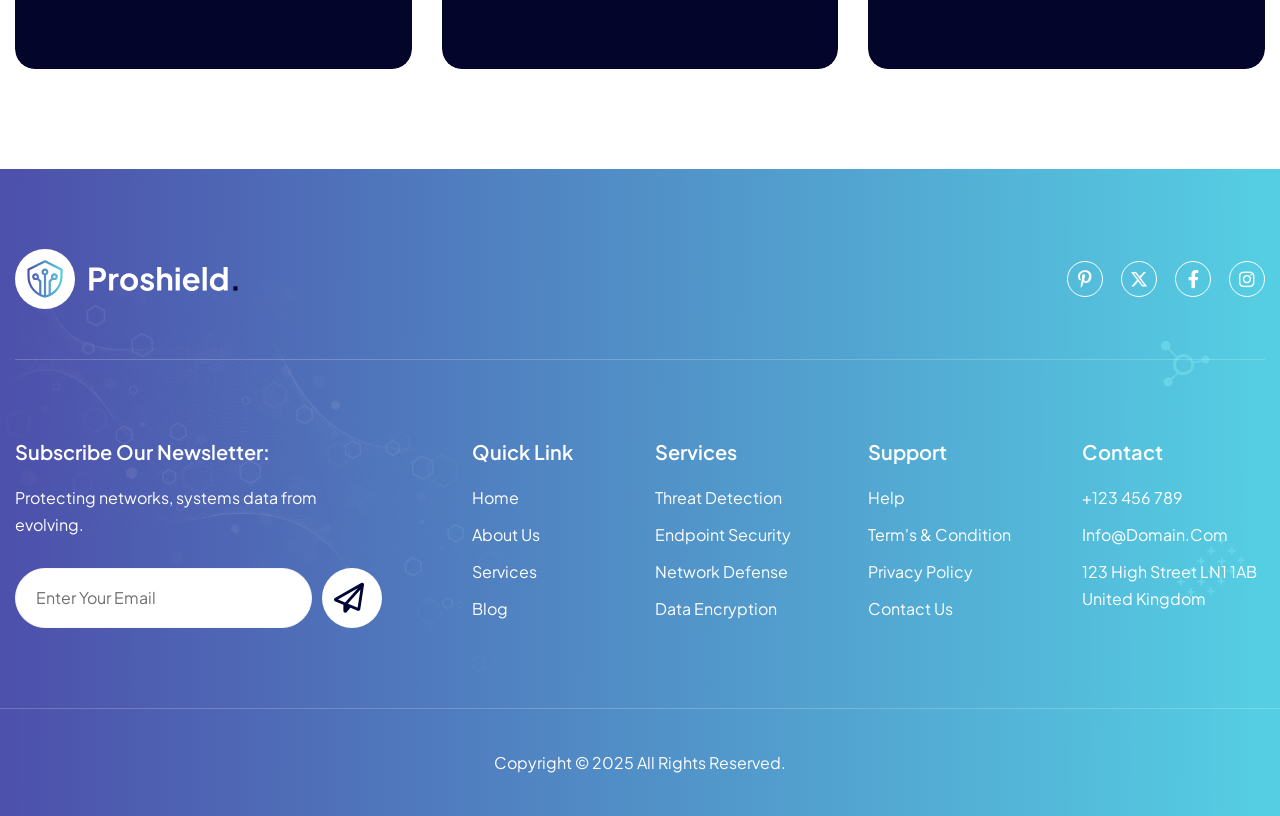
<file: image-gallery.html>
<!DOCTYPE html>
<html lang="zxx">
<head>
	<!-- Meta -->
	<meta charset="utf-8">
	<meta http-equiv="X-UA-Compatible" content="IE=edge">
	<meta name="viewport" content="width=device-width, initial-scale=1.0, maximum-scale=1">
	<meta name="description" content="">
	<meta name="keywords" content="">
	<meta name="author" content="Awaiken">
	<!-- Page Title -->
    <title>Proshield - Cyber Security Services HTML Template</title>
	<!-- Favicon Icon -->
	<link rel="shortcut icon" type="image/x-icon" href="images/favicon.png">
	<!-- Google Fonts Css-->
	<link rel="preconnect" href="https://fonts.googleapis.com">
    <link rel="preconnect" href="https://fonts.gstatic.com" crossorigin>
    <link href="https://fonts.googleapis.com/css2?family=Plus+Jakarta+Sans:ital,wght@0,200..800;1,200..800&display=swap" rel="stylesheet">
	<!-- Bootstrap Css -->
	<link href="css/bootstrap.min.css" rel="stylesheet" media="screen">
	<!-- SlickNav Css -->
	<link href="css/slicknav.min.css" rel="stylesheet">
	<!-- Swiper Css -->
	<link rel="stylesheet" href="css/swiper-bundle.min.css">
	<!-- Font Awesome Icon Css-->
	<link href="css/all.min.css" rel="stylesheet" media="screen">
	<!-- Animated Css -->
	<link href="css/animate.css" rel="stylesheet">
    <!-- Magnific Popup Core Css File -->
	<link rel="stylesheet" href="css/magnific-popup.css">
	<!-- Mouse Cursor Css File -->
	<link rel="stylesheet" href="css/mousecursor.css">
	<!-- Main Custom Css -->
	<link href="css/custom.css" rel="stylesheet" media="screen">
</head>
<body>

    <!-- Preloader Start -->
	<div class="preloader">
		<div class="loading-container">
			<div class="loading"></div>
			<div id="loading-icon"><img src="images/loader.svg" alt=""></div>
		</div>
	</div>
	<!-- Preloader End -->

    <!-- Topbar Section Start -->
    <div class="topbar">
        <div class="container">
            <div class="row align-items-center">
                <div class="col-md-7">
                    <div class="topbar-info-text">
                        <p>We are always ready to protect your data <a href="contact.html">Contact now</a></p>
                    </div>
                </div>
                
                <div class="col-md-5">
                    <!-- Topbar Social Links Start -->
                    <div class="topbar-links">
                        <!-- Topbar Contact Information Start -->
                        <div class="topbar-contact-info">
                            <ul>
                                <li><a href="#">Help</a></li>
                                <li><a href="#">Support</a></li>
                                <li><a href="contact.html">Contact</a></li>
                            </ul>
                        </div>
                        <!-- Topbar Contact Information End -->

                        <!-- Topbar Social Links Start -->
                        <div class="topbar-social-links">
                            <ul>
                                <li><a href="#"><i class="fa-brands fa-x-twitter"></i></a></li>
                                <li><a href="#"><i class="fa-brands fa-facebook-f"></i></a></li>
                                <li><a href="#"><i class="fa-brands fa-instagram"></i></a></li>
                            </ul>
                        </div>
                        <!-- Topbar Social Links End -->
                    </div>
                    <!-- Topbar Social Links End -->
                </div>
            </div>
        </div>
    </div>
    <!-- Topbar Section End -->

    <!-- Header Start -->
	<header class="main-header">
		<div class="header-sticky">
			<nav class="navbar navbar-expand-lg">
				<div class="container">
					<!-- Logo Start -->
					<a class="navbar-brand" href="./">
						<img src="images/logo.svg" alt="Logo">
					</a>
					<!-- Logo End -->

					<!-- Main Menu Start -->
					<div class="collapse navbar-collapse main-menu">
                        <div class="nav-menu-wrapper">
                            <ul class="navbar-nav mr-auto" id="menu">
                                <li class="nav-item submenu"><a class="nav-link" href="./">Home</a>
                                    <ul>
                                        <li class="nav-item"><a class="nav-link" href="index.html">Home - Image</a></li>
                                        <li class="nav-item"><a class="nav-link" href="index-video.html">Home - Video</a></li>
                                        <li class="nav-item"><a class="nav-link" href="index-slider.html">Home - Slider</a></li>
                                    </ul>
                                </li>                                
                                <li class="nav-item"><a class="nav-link" href="about.html">About Us</a>
                                <li class="nav-item"><a class="nav-link" href="services.html">Services</a></li>
                                <li class="nav-item"><a class="nav-link" href="blog.html">Blog</a></li>
                                <li class="nav-item submenu"><a class="nav-link" href="#">Pages</a>
                                    <ul>                                        
                                        <li class="nav-item"><a class="nav-link" href="service-single.html">Service Details</a></li>
                                        <li class="nav-item"><a class="nav-link" href="blog-single.html">Blog Details</a></li>
                                        <li class="nav-item"><a class="nav-link" href="projects.html">Projects</a></li>
                                        <li class="nav-item"><a class="nav-link" href="project-single.html">Project Details</a></li>
                                        <li class="nav-item"><a class="nav-link" href="team.html">Our Team</a></li>
                                        <li class="nav-item"><a class="nav-link" href="team-single.html">Team Details</a></li>
                                        <li class="nav-item"><a class="nav-link" href="pricing.html">Pricing</a></li>
                                        <li class="nav-item"><a class="nav-link" href="testimonials.html">Testimonials</a></li>
                                        <li class="nav-item"><a class="nav-link" href="image-gallery.html">Image Gallery</a></li>
                                        <li class="nav-item"><a class="nav-link" href="video-gallery.html">Video Gallery</a></li>
                                        <li class="nav-item"><a class="nav-link" href="faqs.html">FAQs</a></li>
                                        <li class="nav-item"><a class="nav-link" href="404.html">404</a></li>
                                    </ul>
                                </li>
                                <li class="nav-item"><a class="nav-link" href="contact.html">Contact Us</a></li>                         
                            </ul>
                        </div>

                        <!-- Header Btn Start -->
                        <div class="header-btn">
                            <a href="contact.html" class="btn-default">get started</a>
                        </div>
                        <!-- Header Btn End -->
					</div>
					<!-- Main Menu End -->
					<div class="navbar-toggle"></div>
				</div>
			</nav>
			<div class="responsive-menu"></div>
		</div>
	</header>
	<!-- Header End -->

    <!-- Page Header Start -->
    <div class="page-header parallaxie">
        <div class="container">
            <div class="row align-items-center">
                <div class="col-lg-12">
                    <!-- Page Header Box Start -->
                    <div class="page-header-box">
                        <h1 class="wow fadeInUp" data-cursor="-opaque">Image gallery</h1>
                        <nav class="wow fadeInUp" data-wow-delay="0.2s">
                            <ol class="breadcrumb">
                                <li class="breadcrumb-item"><a href="./">home</a></li>
                                <li class="breadcrumb-item active" aria-current="page">image gallery</li>
                            </ol>
                        </nav>
                    </div>
                    <!-- Page Header Box End -->
                </div>
            </div>
        </div>
    </div>
    <!-- Page Header End -->

    <!-- Photo Gallery Section Start -->
    <div class="page-gallery">
        <div class="container">
            <!-- gallery section start -->
            <div class="row gallery-items page-gallery-box">
                <div class="col-lg-4 col-6">
                    <!-- image gallery start -->
                    <div class="photo-gallery wow fadeInUp">
                        <a href="images/gallery-1.jpg" data-cursor-text="View">
                            <figure class="image-anime">
                                <img src="images/gallery-1.jpg" alt="">
                            </figure>
                        </a>
                    </div>
                    <!-- image gallery end -->
                </div>

                <div class="col-lg-4 col-6">
                    <!-- image gallery start -->
                    <div class="photo-gallery wow fadeInUp" data-wow-delay="0.2s">
                        <a href="images/gallery-2.jpg" data-cursor-text="View">
                            <figure class="image-anime">
                                <img src="images/gallery-2.jpg" alt="">
                            </figure>
                        </a>
                    </div>
                    <!-- image gallery end -->
                </div>

                <div class="col-lg-4 col-6">
                    <!-- image gallery start -->
                    <div class="photo-gallery wow fadeInUp" data-wow-delay="0.4s">
                        <a href="images/gallery-3.jpg" data-cursor-text="View">
                            <figure class="image-anime">
                                <img src="images/gallery-3.jpg" alt="">
                            </figure>
                        </a>
                    </div>
                    <!-- image gallery end -->
                </div>

                <div class="col-lg-4 col-6">
                    <!-- image gallery start -->
                    <div class="photo-gallery wow fadeInUp" data-wow-delay="0.6s">
                        <a href="images/gallery-4.jpg" data-cursor-text="View">
                            <figure class="image-anime">
                                <img src="images/gallery-4.jpg" alt="">
                            </figure>
                        </a>
                    </div>
                    <!-- image gallery end -->
                </div>

                <div class="col-lg-4 col-6">
                    <!-- image gallery start -->
                    <div class="photo-gallery wow fadeInUp" data-wow-delay="0.8s">
                        <a href="images/gallery-5.jpg" data-cursor-text="View">
                            <figure class="image-anime">
                                <img src="images/gallery-5.jpg" alt="">
                            </figure>
                        </a>
                    </div>
                    <!-- image gallery end -->
                </div>

                <div class="col-lg-4 col-6">
                    <!-- image gallery start -->
                    <div class="photo-gallery wow fadeInUp" data-wow-delay="1s">
                        <a href="images/gallery-6.jpg" data-cursor-text="View">
                            <figure class="image-anime">
                                <img src="images/gallery-6.jpg" alt="">
                            </figure>
                        </a>
                    </div>
                    <!-- image gallery end -->
                </div>
                
                <div class="col-lg-4 col-6">
                    <!-- image gallery start -->
                    <div class="photo-gallery wow fadeInUp" data-wow-delay="1.2s">
                        <a href="images/gallery-7.jpg" data-cursor-text="View">
                            <figure class="image-anime">
                                <img src="images/gallery-7.jpg" alt="">
                            </figure>
                        </a>
                    </div>
                    <!-- image gallery end -->
                </div>

                <div class="col-lg-4 col-6">
                    <!-- image gallery start -->
                    <div class="photo-gallery wow fadeInUp" data-wow-delay="1.4s">
                        <a href="images/gallery-8.jpg" data-cursor-text="View">
                            <figure class="image-anime">
                                <img src="images/gallery-8.jpg" alt="">
                            </figure>
                        </a>
                    </div>
                    <!-- image gallery end -->
                </div>

                <div class="col-lg-4 col-6">
                    <!-- image gallery start -->
                    <div class="photo-gallery wow fadeInUp" data-wow-delay="1.6s">
                        <a href="images/gallery-9.jpg" data-cursor-text="View">
                            <figure class="image-anime">
                                <img src="images/gallery-9.jpg" alt="">
                            </figure>
                        </a>
                    </div>
                    <!-- image gallery end -->
                </div>
            </div>
            <!-- gallery section end -->
        </div>
    </div>
    <!-- Photo Gallery Section End -->

    <!-- Main Footer Section Start -->
    <footer class="main-footer">
        <div class="container">
            <div class="row">
                <div class="col-lg-12">
                    <!-- Footer Header Start -->
                    <div class="footer-header">
                        <!-- Footer Logo Start -->
                        <div class="footer-logo">
                            <img src="images/footer-logo.svg" alt="">
                        </div>
                        <!-- Footer Logo End -->
                        
                        <!-- Footer Social Links Start -->
                        <div class="footer-social-links">
                            <ul>
                                <li><a href="#"><i class="fa-brands fa-pinterest-p"></i></a></li>
                                <li><a href="#"><i class="fa-brands fa-x-twitter"></i></a></li>
                                <li><a href="#"><i class="fa-brands fa-facebook-f"></i></a></li>
                                <li><a href="#"><i class="fa-brands fa-instagram"></i></a></li>
                            </ul>
                        </div>
                        <!-- Footer Social Links End -->
                    </div>
                    <!-- Footer Header End -->
                </div>

                <div class="col-lg-4">
                    <!-- Footer Newsletter Form Start -->
                    <div class="footer-links footer-newsletter-form">
                        <h3>Subscribe our newsletter:</h3>
                        <p>Protecting networks, systems data from evolving. </p>
                        <form id="newsletterForm" action="#" method="POST">
                            <div class="form-group">
                                <input type="email" name="email" class="form-control" id="mail" placeholder="Enter Your Email" required="">
                                <button type="submit" class="newsletter-btn"><i class="fa-regular fa-paper-plane"></i></button>
                            </div>
                        </form>
                    </div>
                    <!-- Footer Newsletter Form End -->
                </div>

                <div class="col-lg-2 col-md-3 col-6">
                    <!-- Footer Links Start -->
                    <div class="footer-links footer-quick-links">
                        <h3>Quick link</h3>
                        <ul>
                            <li><a href="index.html">home</a></li>
                            <li><a href="about.html">about us</a></li>
                            <li><a href="services.html">services</a></li>
                            <li><a href="blog-single.html">blog</a></li>
                        </ul>
                    </div>
                    <!-- Footer Links End -->
                </div>
                
                <div class="col-lg-2 col-md-3 col-6">
                    <!-- Footer Links Start -->
                    <div class="footer-links">
                        <h3>Services</h3>
                        <ul>
                            <li><a href="service-single.html">Threat detection</a></li>
                            <li><a href="service-single.html">Endpoint security</a></li>
                            <li><a href="service-single.html">Network defense</a></li>
                            <li><a href="service-single.html">Data encryption</a></li>
                        </ul>
                    </div>
                    <!-- Footer Links End -->
                </div>
                
                <div class="col-lg-2 col-md-3 col-6">
                    <!-- Footer Links Start -->
                    <div class="footer-links">
                        <h3>Support</h3>
                        <ul>
                            <li><a href="#">Help</a></li>
                            <li><a href="#">Term's & condition </a></li>
                            <li><a href="#">Privacy policy</a></li>
                            <li><a href="contact.html">Contact us</a></li>
                        </ul>
                    </div>
                    <!-- Footer Links End -->
                </div>
                
                <div class="col-lg-2 col-md-3 col-6">
                    <!-- Footer Links Start -->
                    <div class="footer-links">
                        <h3>Contact</h3>
                        <ul>
                            <li><a href="tel:+123456789">+123 456 789</a></li>
                            <li><a href="mailto:info@domain.com">info@domain.com</a></li>
                            <li>123 High Street LN1 1AB United Kingdom</li>
                        </ul>
                    </div>
                    <!-- Footer Links End -->
                </div>
            </div>
        </div>

        <!-- Footer Copyright Start -->
        <div class="footer-copyright">
            <div class="container">
                <div class="row">
                    <div class="col-md-12">
                        <!-- Footer Copyright Text Start -->
                        <div class="footer-copyright-text">
                            <p>Copyright © 2025 All Rights Reserved.</p>
                        </div>
                        <!-- Footer Copyright Text End -->
                    </div>
                </div>
            </div>
        </div>
        <!-- Footer Copyright End -->
    </footer>
    <!-- Main Footer Section End -->
    
    <!-- Jquery Library File -->
    <script src="js/jquery-3.7.1.min.js"></script>
    <!-- Bootstrap js file -->
    <script src="js/bootstrap.min.js"></script>
    <!-- Validator js file -->
    <script src="js/validator.min.js"></script>
    <!-- SlickNav js file -->
    <script src="js/jquery.slicknav.js"></script>
    <!-- Swiper js file -->
    <script src="js/swiper-bundle.min.js"></script>
    <!-- Counter js file -->
    <script src="js/jquery.waypoints.min.js"></script>
    <script src="js/jquery.counterup.min.js"></script>
    <!-- Magnific js file -->
    <script src="js/jquery.magnific-popup.min.js"></script>
    <!-- SmoothScroll -->
    <script src="js/SmoothScroll.js"></script>
    <!-- Parallax js -->
    <script src="js/parallaxie.js"></script>
    <!-- MagicCursor js file -->
    <script src="js/gsap.min.js"></script>
    <script src="js/magiccursor.js"></script>
    <!-- Text Effect js file -->
    <script src="js/SplitText.js"></script>
    <script src="js/ScrollTrigger.min.js"></script>
    <!-- YTPlayer js File -->
    <script src="js/jquery.mb.YTPlayer.min.js"></script>
    <!-- Wow js file -->
    <script src="js/wow.min.js"></script>
    <!-- Main Custom js file -->
    <script src="js/function.js"></script>
</body>
</html>
</file>
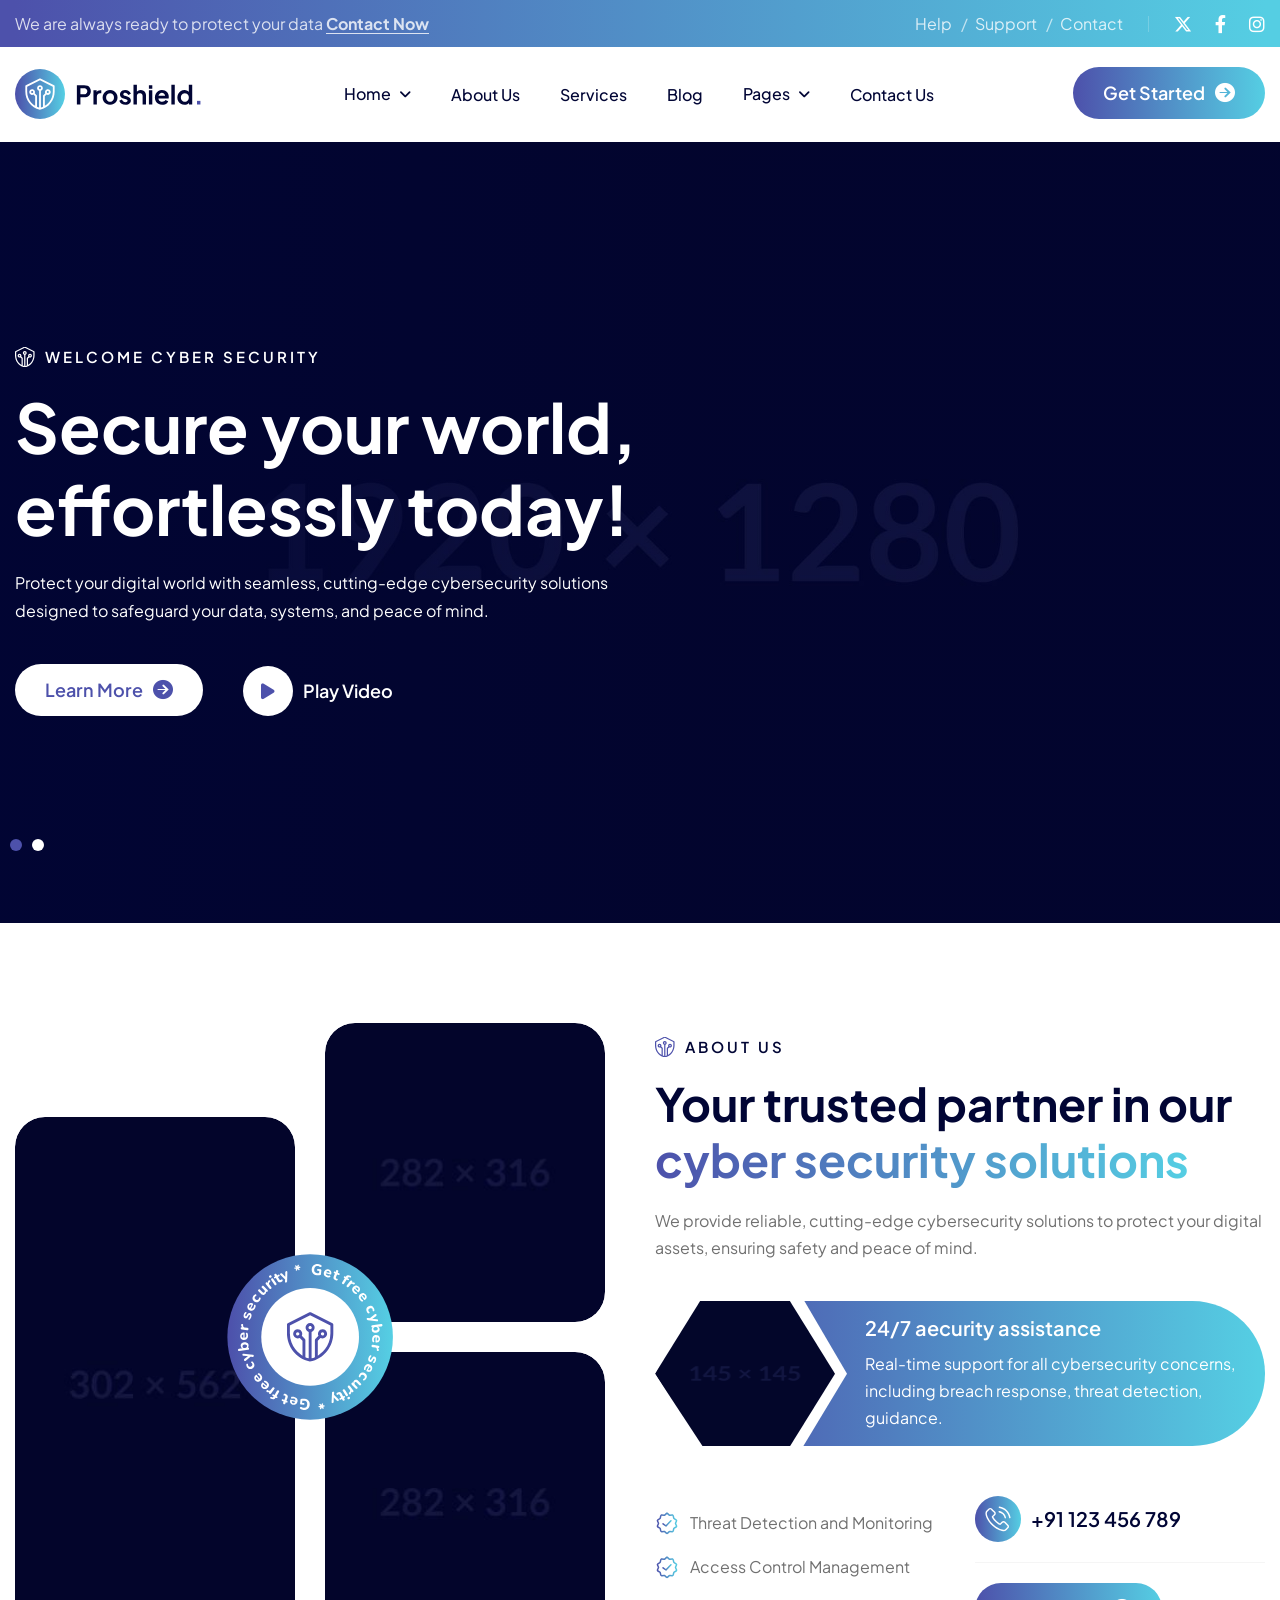
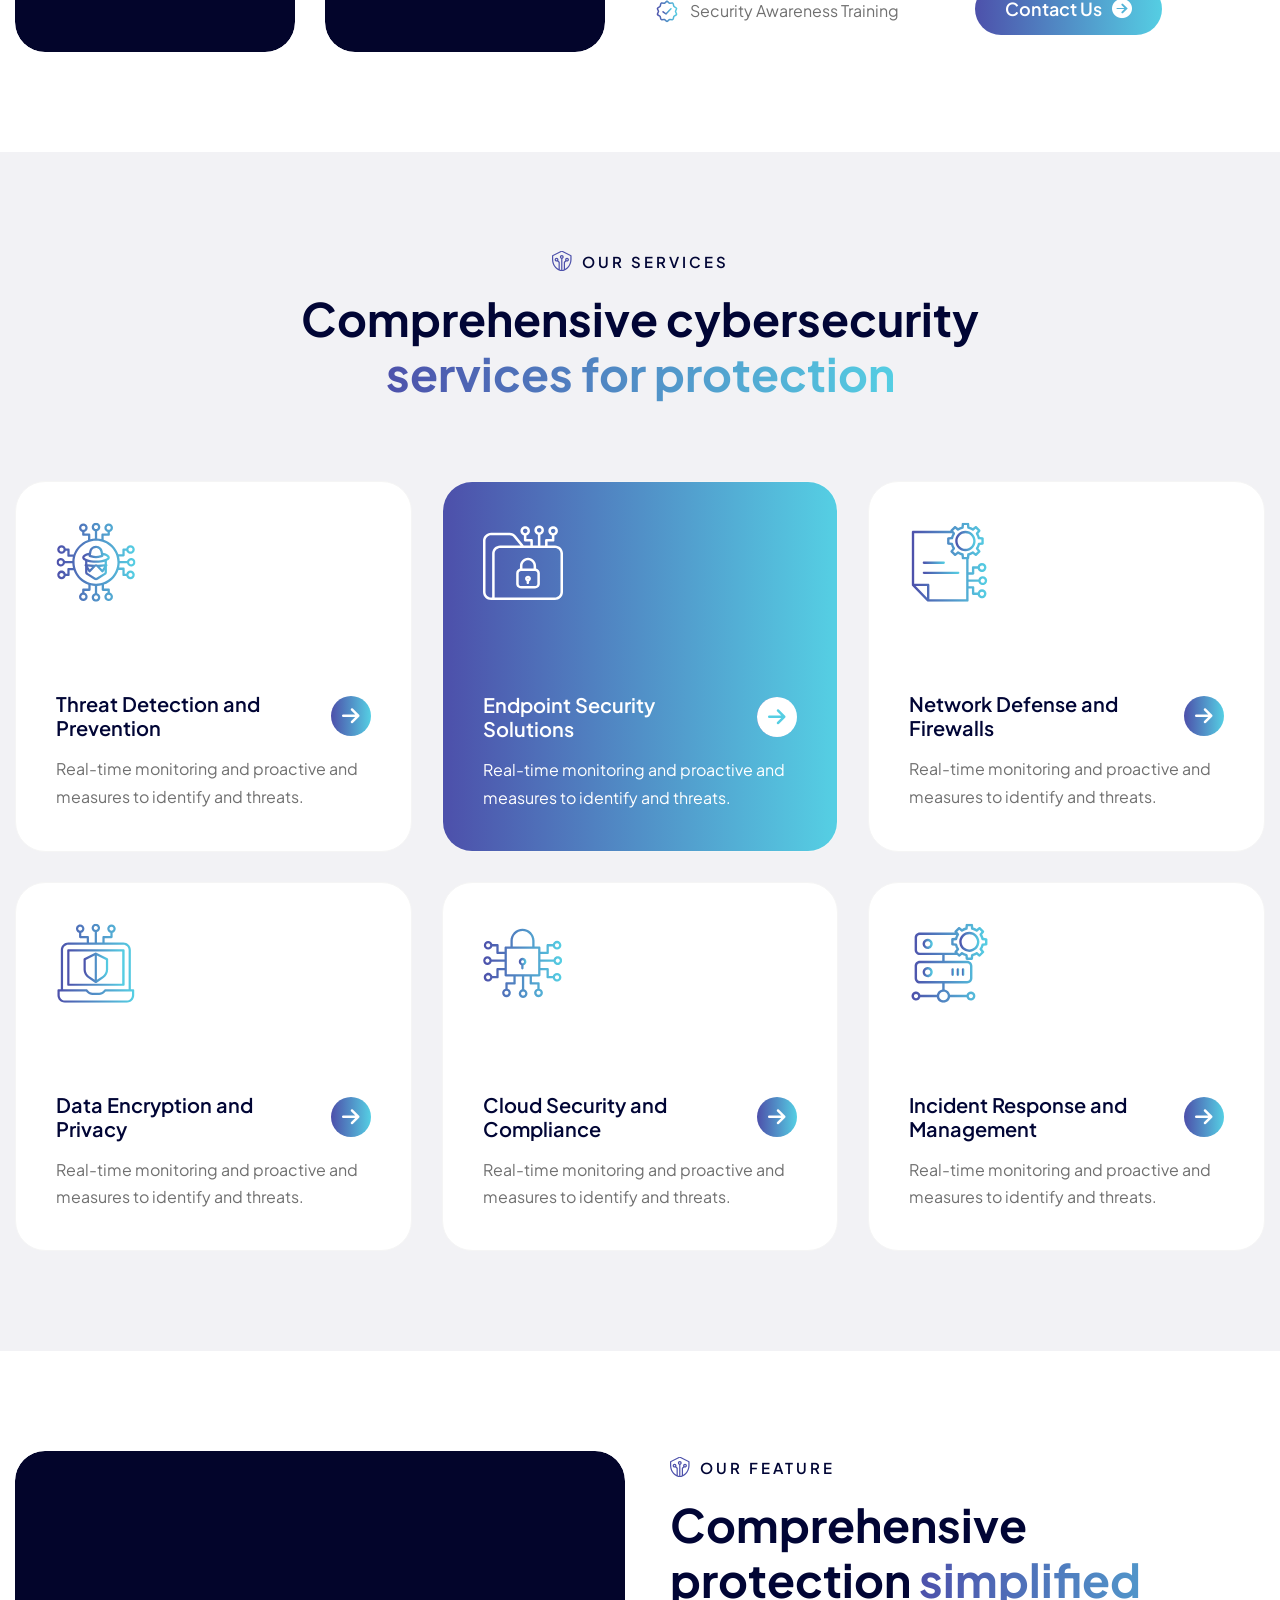
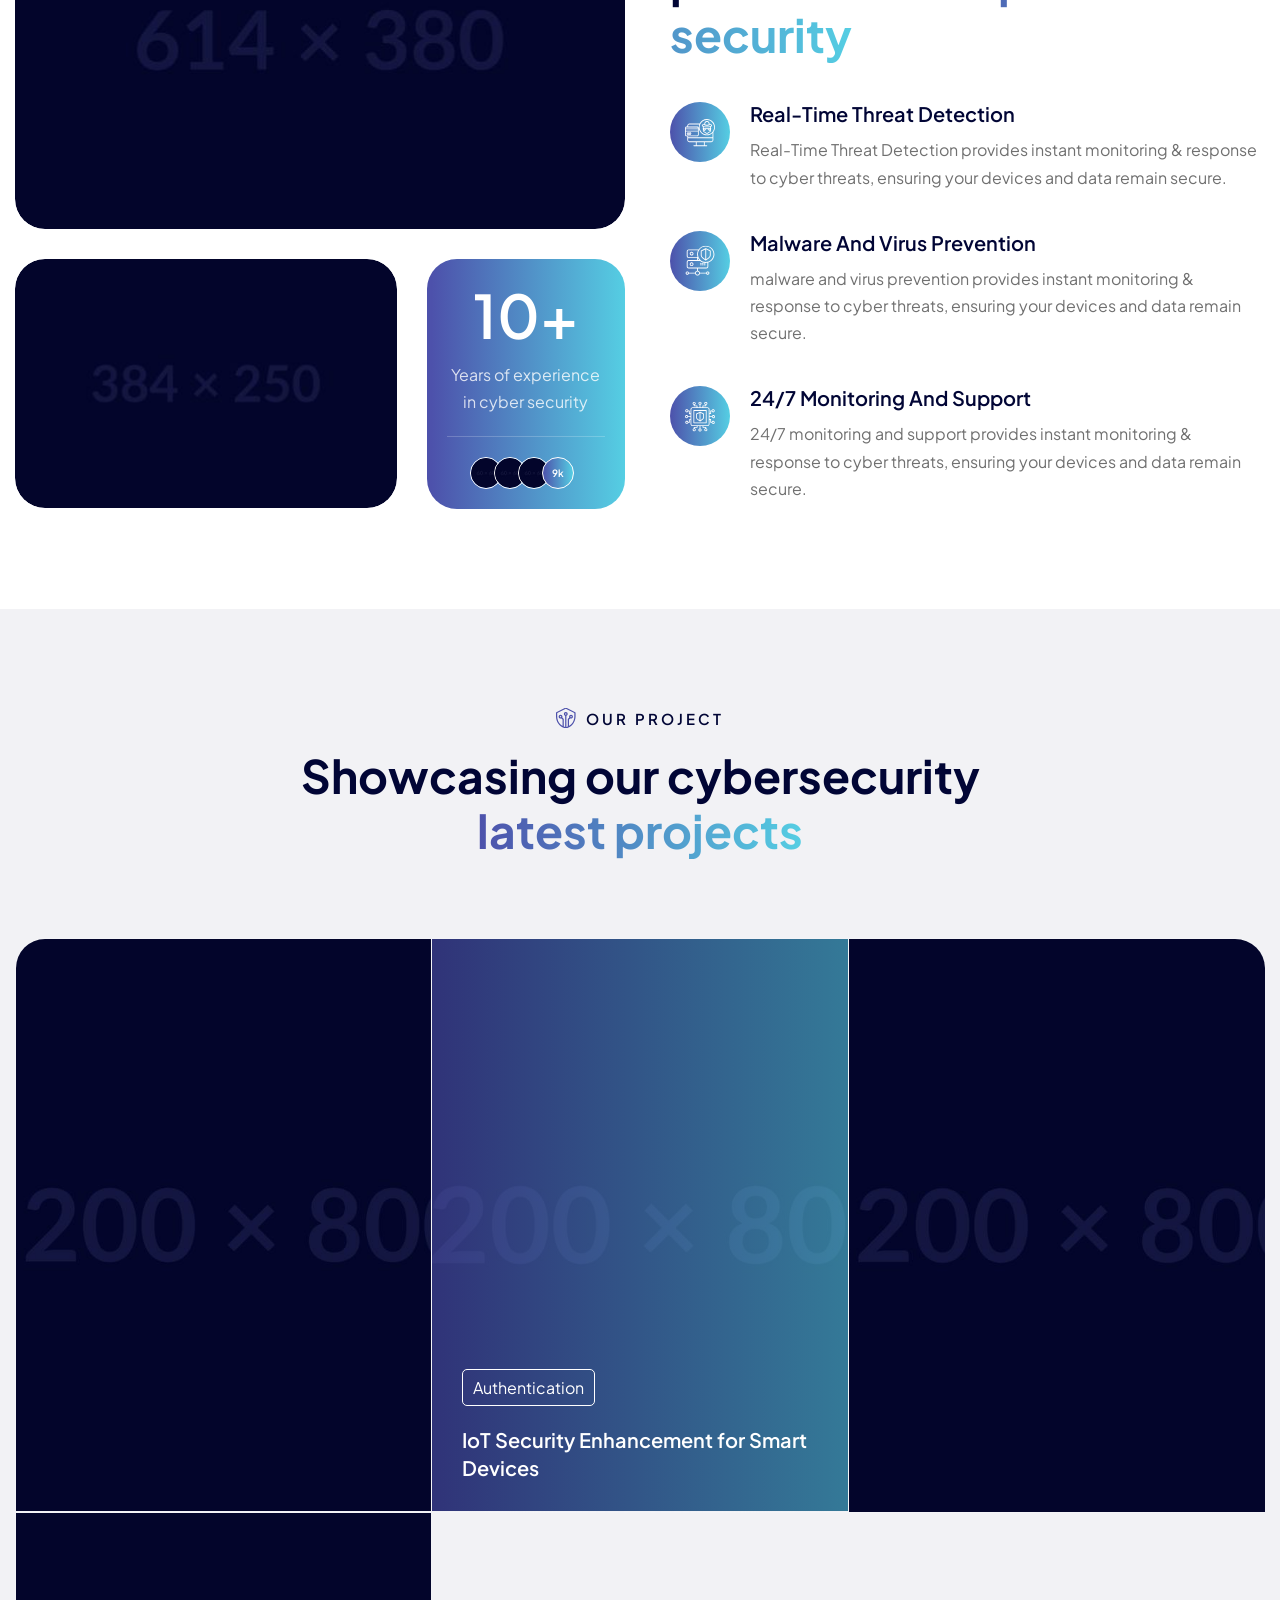
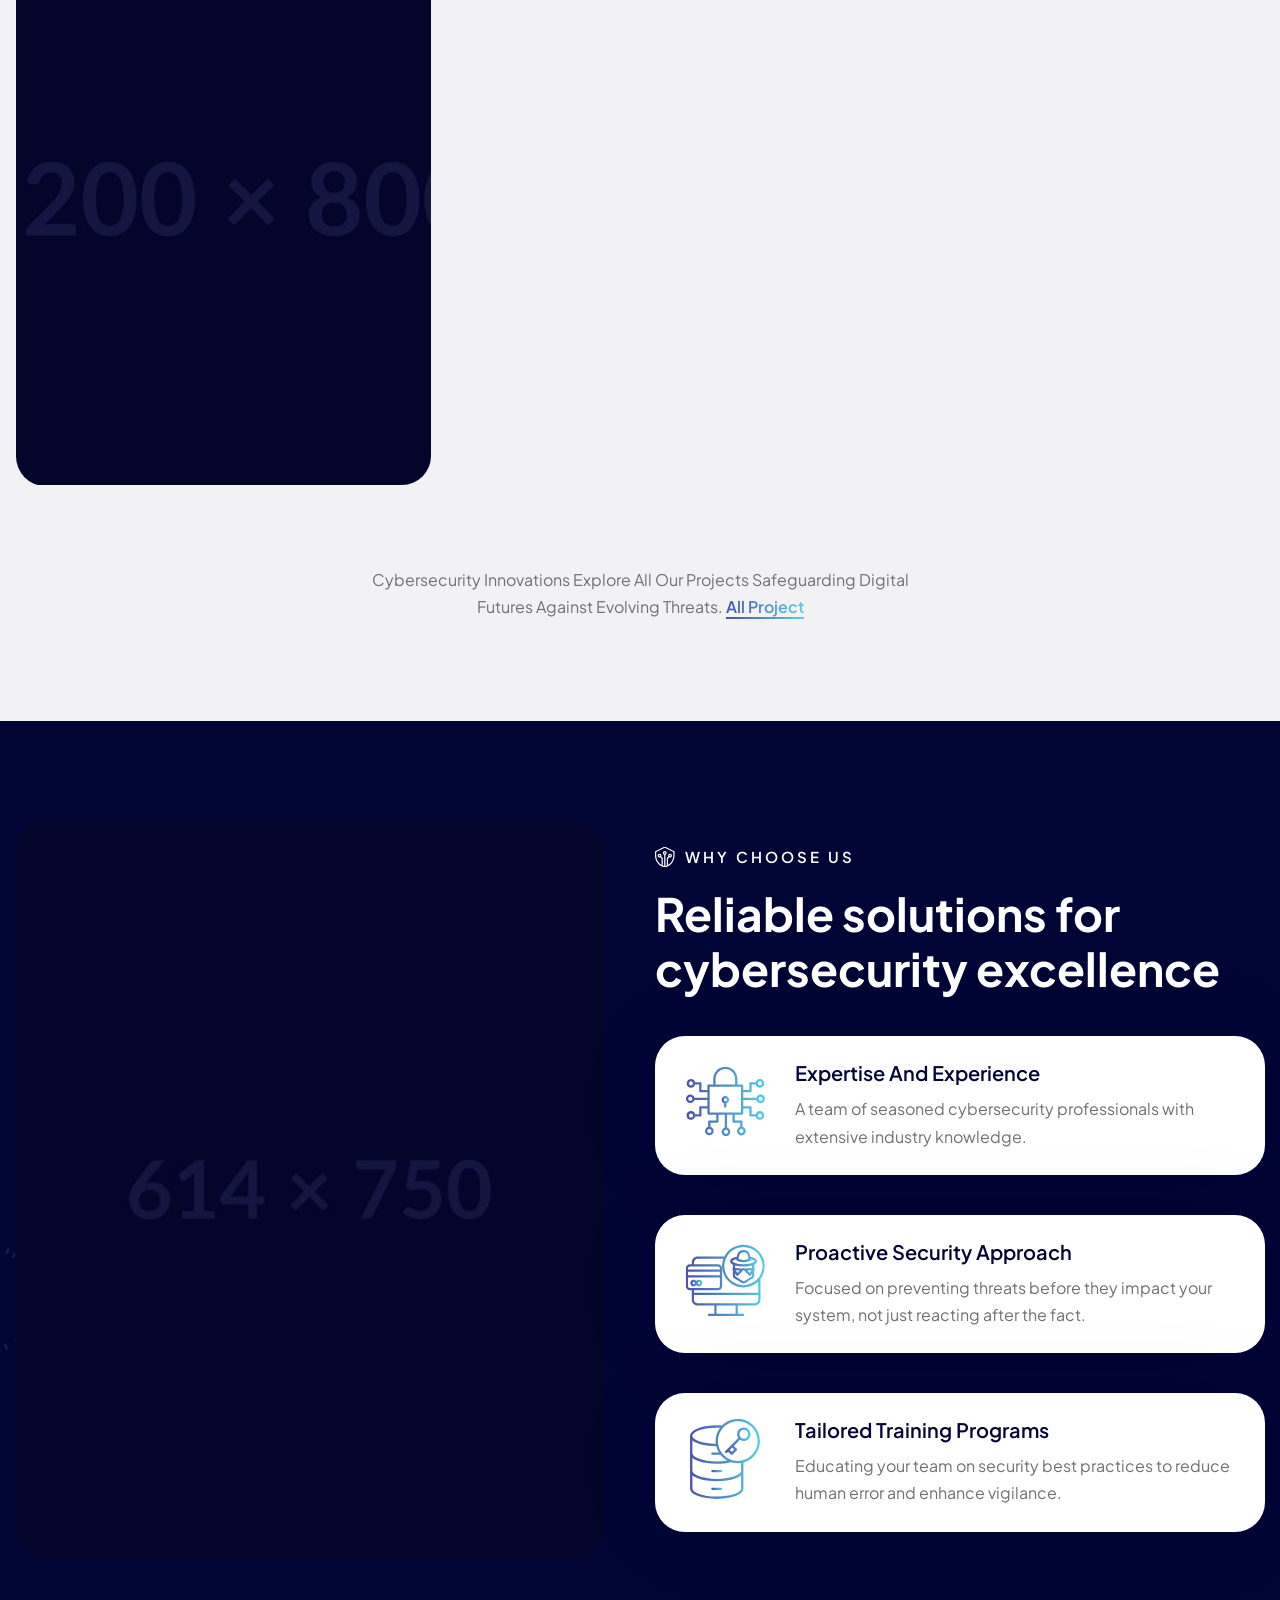
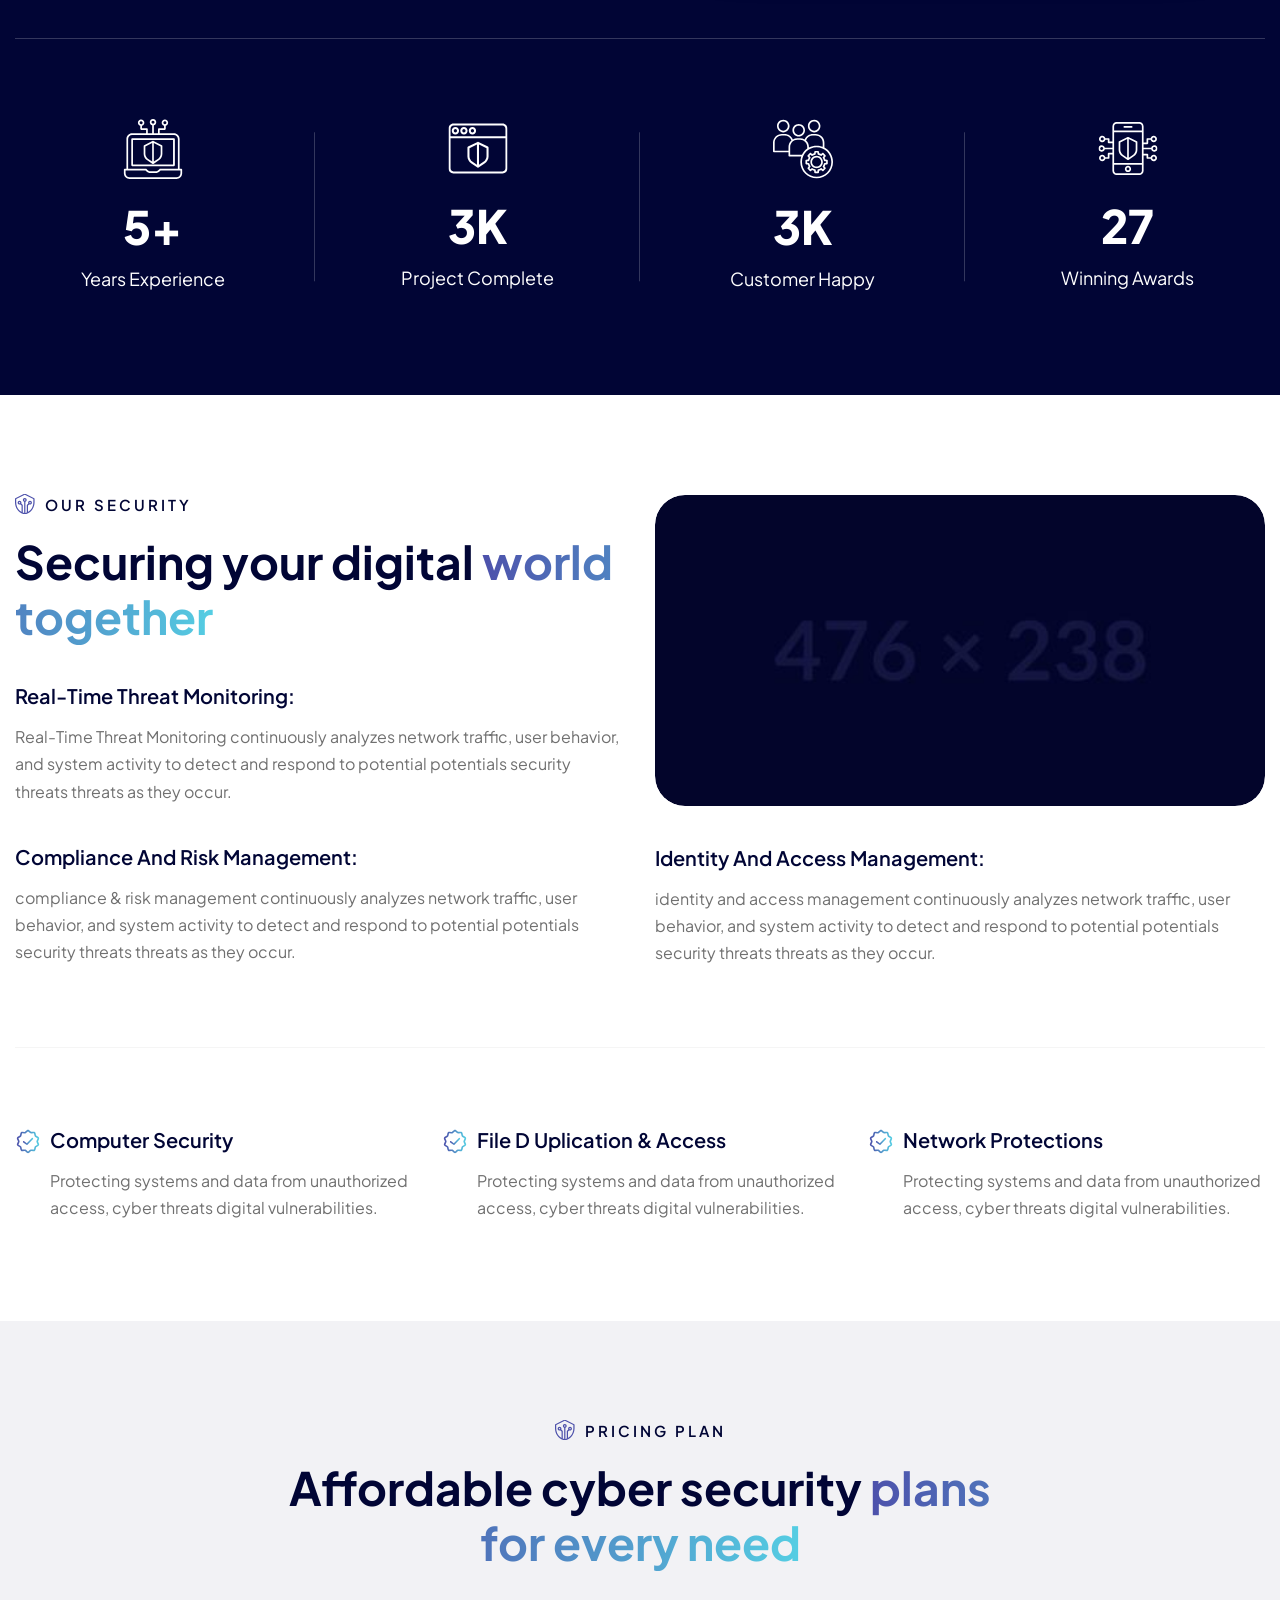
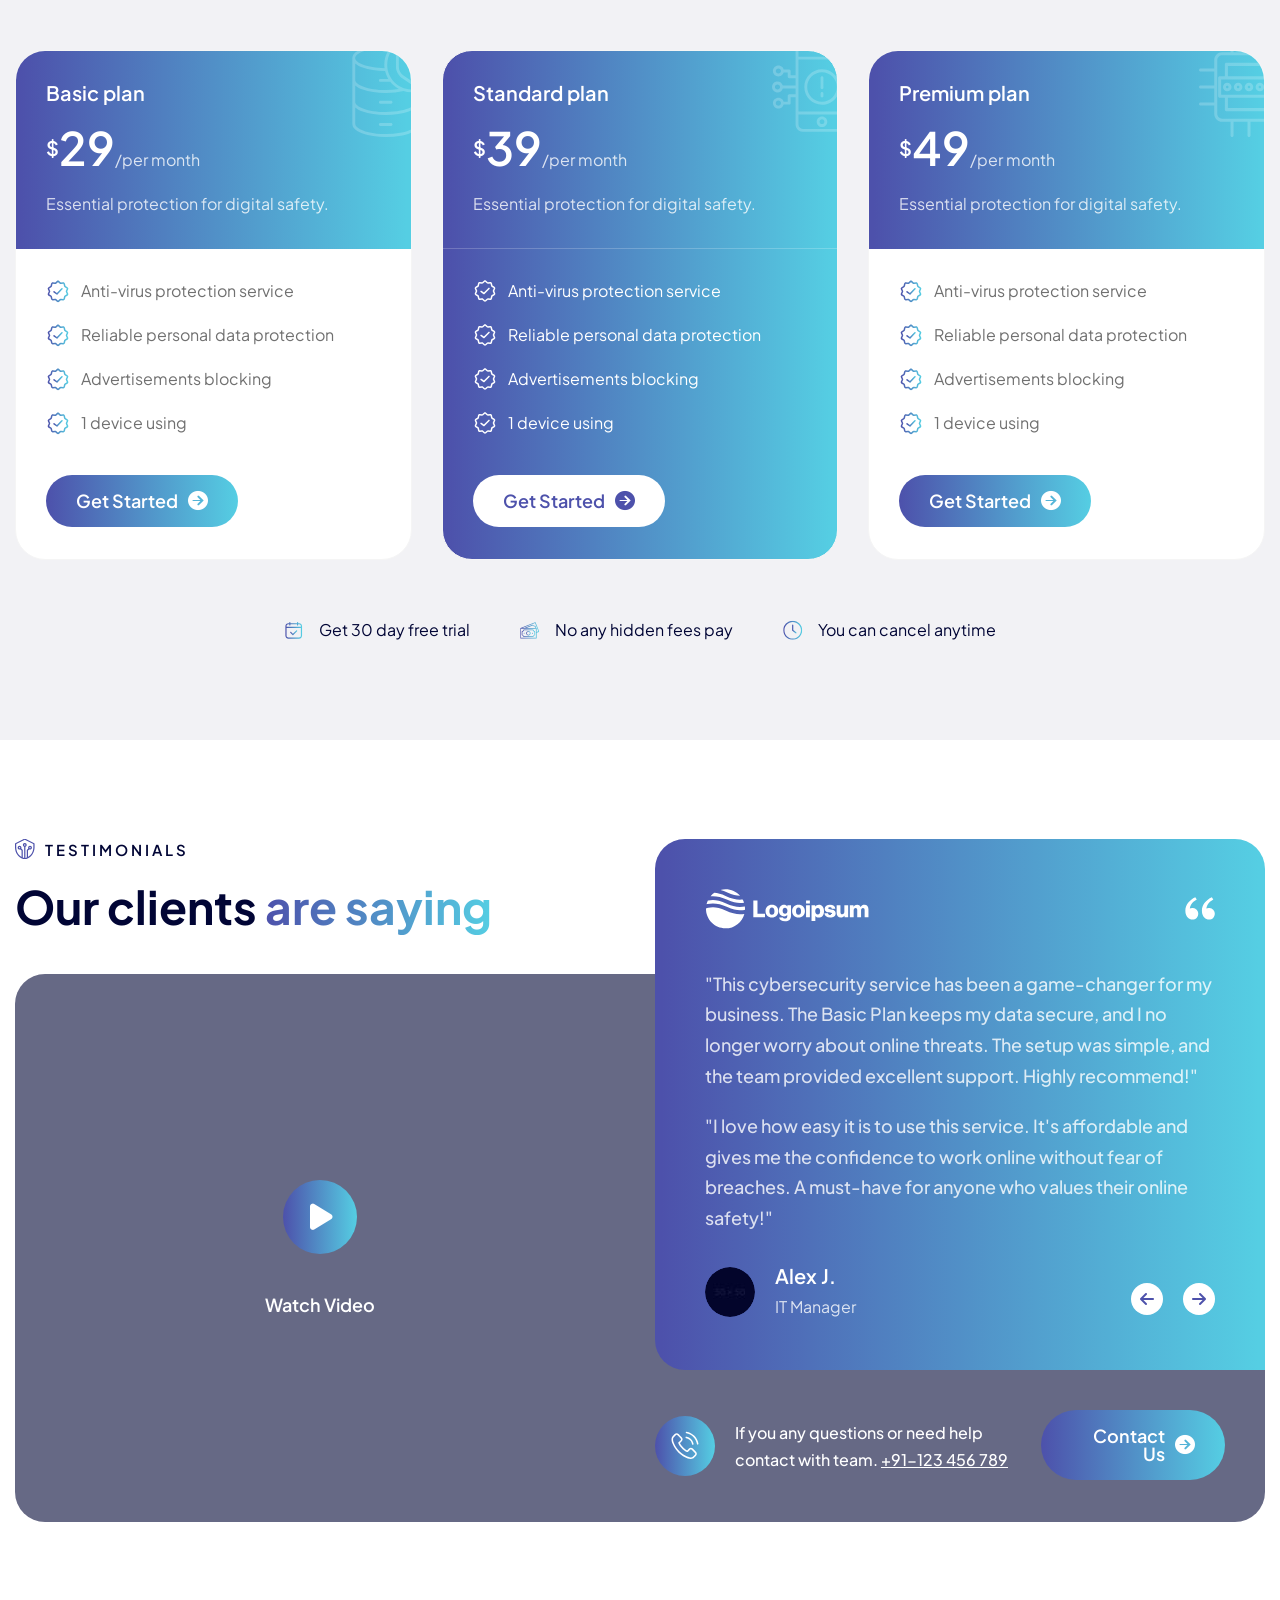
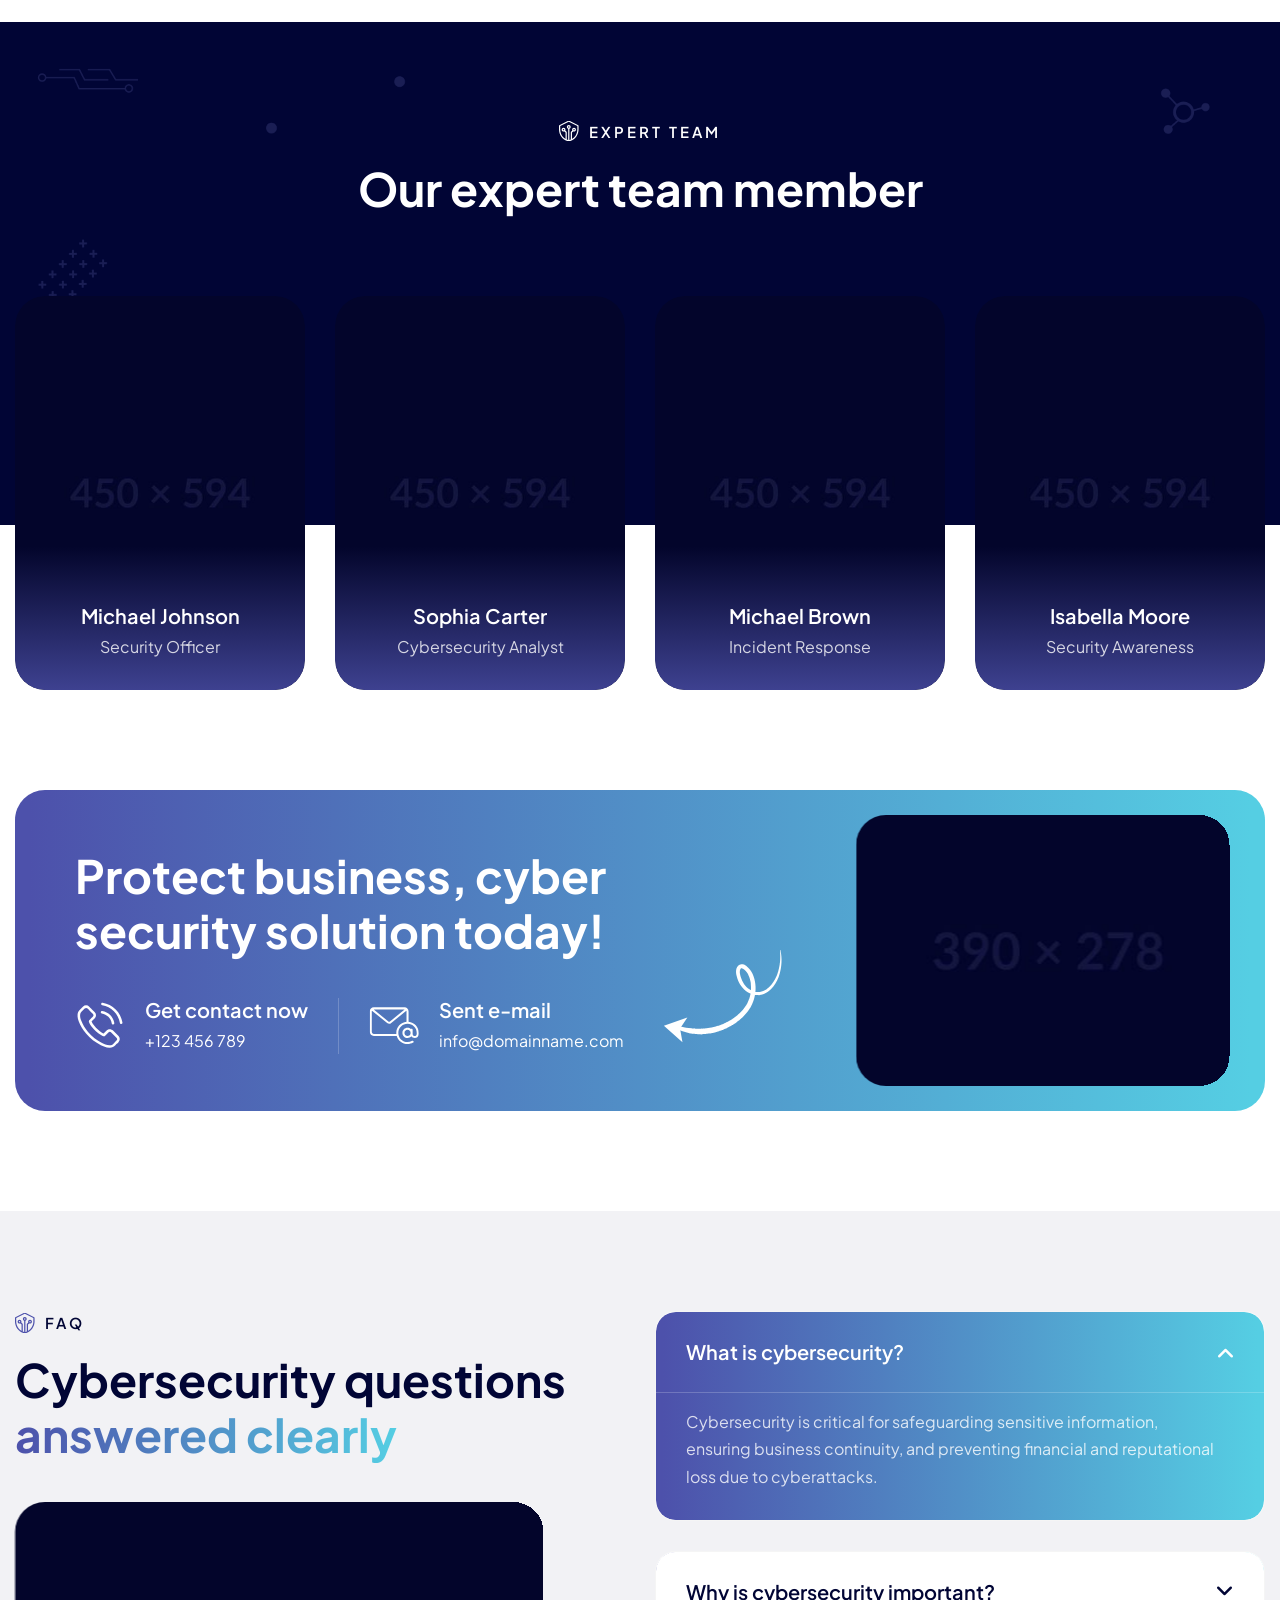
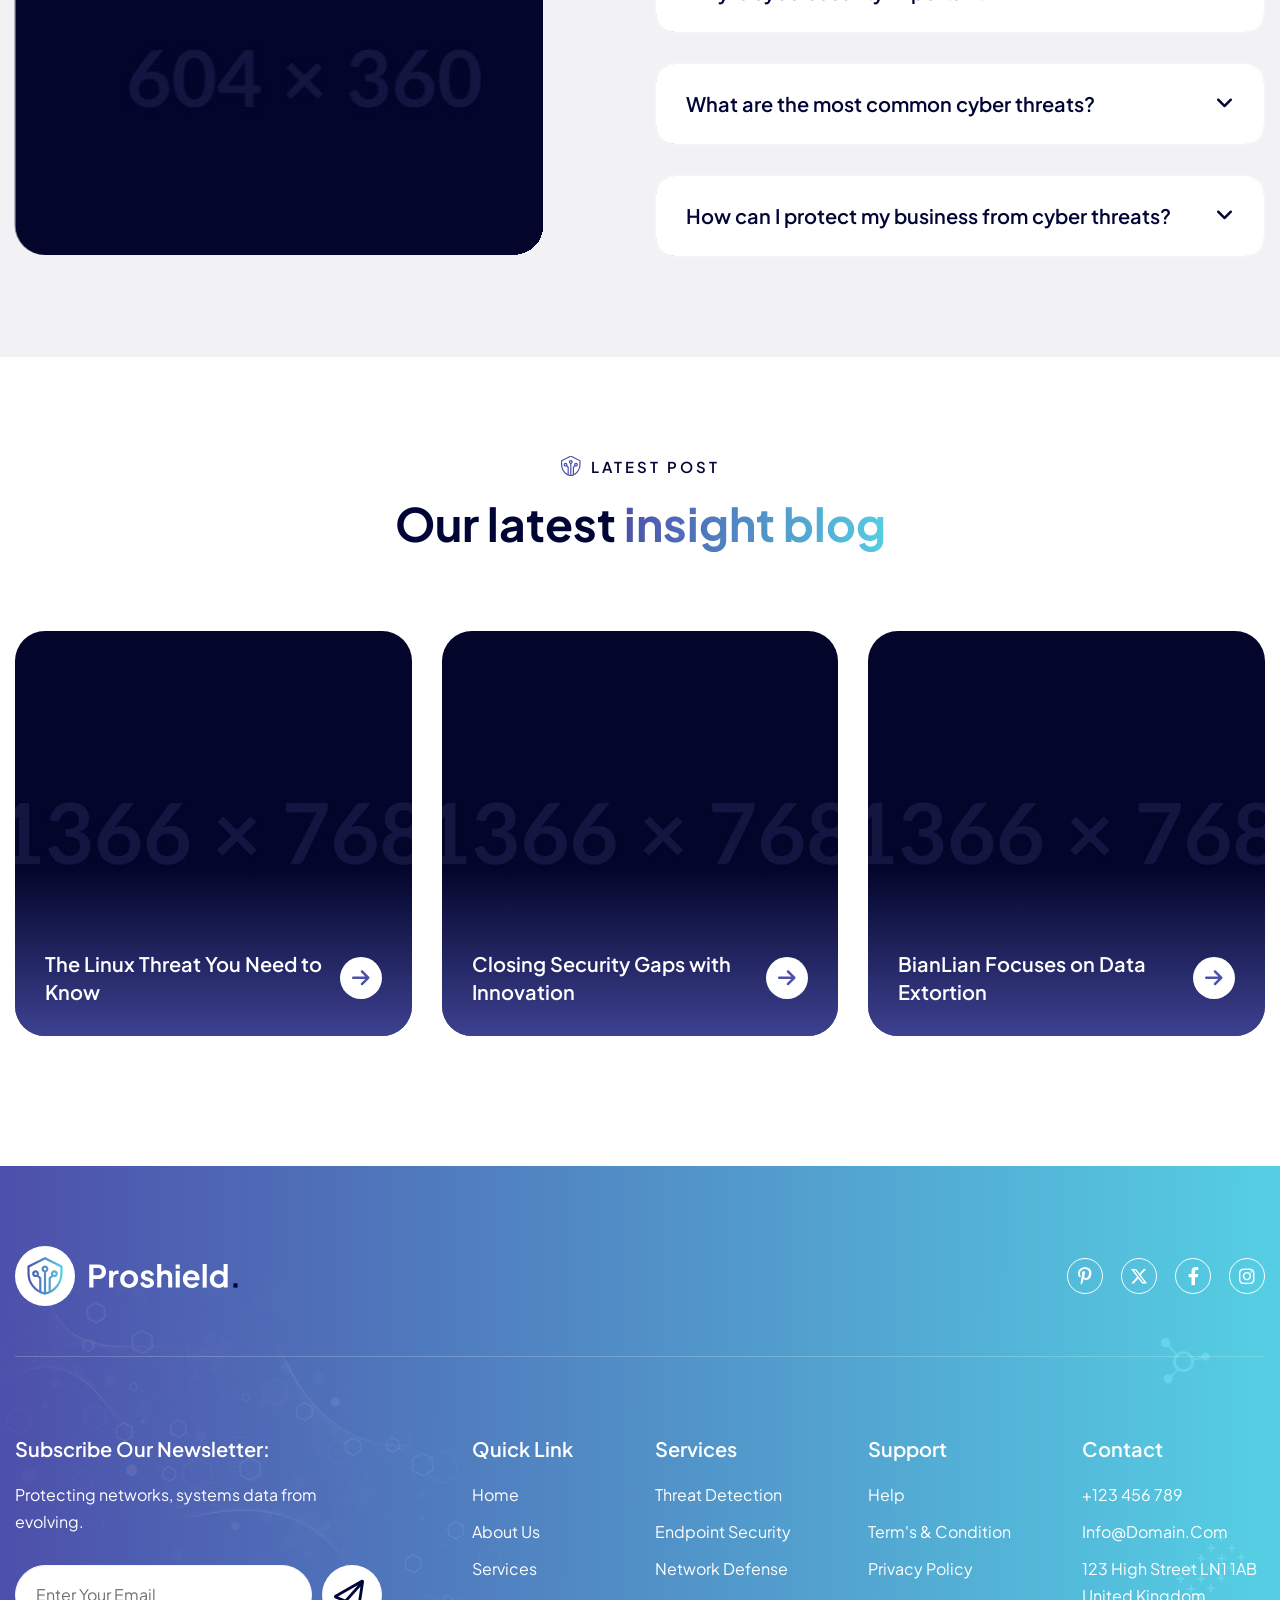
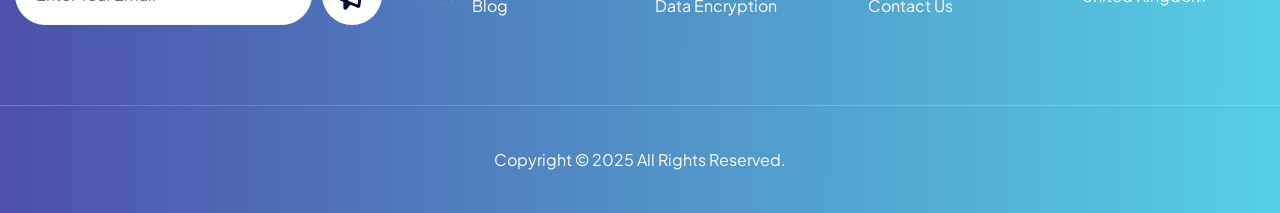
<file: index-slider.html>
<!DOCTYPE html>
<html lang="zxx">
<head>
	<!-- Meta -->
	<meta charset="utf-8">
	<meta http-equiv="X-UA-Compatible" content="IE=edge">
	<meta name="viewport" content="width=device-width, initial-scale=1.0, maximum-scale=1">
	<meta name="description" content="">
	<meta name="keywords" content="">
	<meta name="author" content="Awaiken">
	<!-- Page Title -->
    <title>Proshield - Cyber Security Services HTML Template</title>
	<!-- Favicon Icon -->
	<link rel="shortcut icon" type="image/x-icon" href="images/favicon.png">
	<!-- Google Fonts Css-->
	<link rel="preconnect" href="https://fonts.googleapis.com">
    <link rel="preconnect" href="https://fonts.gstatic.com" crossorigin>
    <link href="https://fonts.googleapis.com/css2?family=Plus+Jakarta+Sans:ital,wght@0,200..800;1,200..800&display=swap" rel="stylesheet">
	<!-- Bootstrap Css -->
	<link href="css/bootstrap.min.css" rel="stylesheet" media="screen">
	<!-- SlickNav Css -->
	<link href="css/slicknav.min.css" rel="stylesheet">
	<!-- Swiper Css -->
	<link rel="stylesheet" href="css/swiper-bundle.min.css">
	<!-- Font Awesome Icon Css-->
	<link href="css/all.min.css" rel="stylesheet" media="screen">
	<!-- Animated Css -->
	<link href="css/animate.css" rel="stylesheet">
    <!-- Magnific Popup Core Css File -->
	<link rel="stylesheet" href="css/magnific-popup.css">
	<!-- Mouse Cursor Css File -->
	<link rel="stylesheet" href="css/mousecursor.css">
	<!-- Main Custom Css -->
	<link href="css/custom.css" rel="stylesheet" media="screen">
</head>
<body>

    <!-- Preloader Start -->
	<div class="preloader">
		<div class="loading-container">
			<div class="loading"></div>
			<div id="loading-icon"><img src="images/loader.svg" alt=""></div>
		</div>
	</div>
	<!-- Preloader End -->

    <!-- Topbar Section Start -->
    <div class="topbar">
        <div class="container">
            <div class="row align-items-center">
                <div class="col-md-7">
                    <div class="topbar-info-text">
                        <p>We are always ready to protect your data <a href="contact.html">Contact now</a></p>
                    </div>
                </div>
                
                <div class="col-md-5">
                    <!-- Topbar Social Links Start -->
                    <div class="topbar-links">
                        <!-- Topbar Contact Information Start -->
                        <div class="topbar-contact-info">
                            <ul>
                                <li><a href="#">Help</a></li>
                                <li><a href="#">Support</a></li>
                                <li><a href="contact.html">Contact</a></li>
                            </ul>
                        </div>
                        <!-- Topbar Contact Information End -->

                        <!-- Topbar Social Links Start -->
                        <div class="topbar-social-links">
                            <ul>
                                <li><a href="#"><i class="fa-brands fa-x-twitter"></i></a></li>
                                <li><a href="#"><i class="fa-brands fa-facebook-f"></i></a></li>
                                <li><a href="#"><i class="fa-brands fa-instagram"></i></a></li>
                            </ul>
                        </div>
                        <!-- Topbar Social Links End -->
                    </div>
                    <!-- Topbar Social Links End -->
                </div>
            </div>
        </div>
    </div>
    <!-- Topbar Section End -->

    <!-- Header Start -->
	<header class="main-header">
		<div class="header-sticky">
			<nav class="navbar navbar-expand-lg">
				<div class="container">
					<!-- Logo Start -->
					<a class="navbar-brand" href="./">
						<img src="images/logo.svg" alt="Logo">
					</a>
					<!-- Logo End -->

					<!-- Main Menu Start -->
					<div class="collapse navbar-collapse main-menu">
                        <div class="nav-menu-wrapper">
                            <ul class="navbar-nav mr-auto" id="menu">
                                <li class="nav-item submenu"><a class="nav-link" href="./">Home</a>
                                    <ul>
                                        <li class="nav-item"><a class="nav-link" href="index.html">Home - Image</a></li>
                                        <li class="nav-item"><a class="nav-link" href="index-video.html">Home - Video</a></li>
                                        <li class="nav-item"><a class="nav-link" href="index-slider.html">Home - Slider</a></li>
                                    </ul>
                                </li>                                
                                <li class="nav-item"><a class="nav-link" href="about.html">About Us</a>
                                <li class="nav-item"><a class="nav-link" href="services.html">Services</a></li>
                                <li class="nav-item"><a class="nav-link" href="blog.html">Blog</a></li>
                                <li class="nav-item submenu"><a class="nav-link" href="#">Pages</a>
                                    <ul>                                        
                                        <li class="nav-item"><a class="nav-link" href="service-single.html">Service Details</a></li>
                                        <li class="nav-item"><a class="nav-link" href="blog-single.html">Blog Details</a></li>
                                        <li class="nav-item"><a class="nav-link" href="projects.html">Projects</a></li>
                                        <li class="nav-item"><a class="nav-link" href="project-single.html">Project Details</a></li>
                                        <li class="nav-item"><a class="nav-link" href="team.html">Our Team</a></li>
                                        <li class="nav-item"><a class="nav-link" href="team-single.html">Team Details</a></li>
                                        <li class="nav-item"><a class="nav-link" href="pricing.html">Pricing</a></li>
                                        <li class="nav-item"><a class="nav-link" href="testimonials.html">Testimonials</a></li>
                                        <li class="nav-item"><a class="nav-link" href="image-gallery.html">Image Gallery</a></li>
                                        <li class="nav-item"><a class="nav-link" href="video-gallery.html">Video Gallery</a></li>
                                        <li class="nav-item"><a class="nav-link" href="faqs.html">FAQs</a></li>
                                        <li class="nav-item"><a class="nav-link" href="404.html">404</a></li>
                                    </ul>
                                </li>
                                <li class="nav-item"><a class="nav-link" href="contact.html">Contact Us</a></li>                         
                            </ul>
                        </div>

                        <!-- Header Btn Start -->
                        <div class="header-btn">
                            <a href="contact.html" class="btn-default">get started</a>
                        </div>
                        <!-- Header Btn End -->
					</div>
					<!-- Main Menu End -->
					<div class="navbar-toggle"></div>
				</div>
			</nav>
			<div class="responsive-menu"></div>
		</div>
	</header>
	<!-- Header End -->

    <!-- Hero Section Start -->
    <div class="hero hero-slider-layout">
        <div class="swiper">
            <div class="swiper-wrapper">
                <!-- Hero Slide Start -->
                <div class="swiper-slide">
                    <div class="hero-slide">
                        <!-- Slider Image Start -->
                        <div class="hero-slider-image">
                            <img src="images/hero-bg.jpg" alt="">
                        </div>
                        <!-- Slider Image End -->

                        <div class="container">
                            <div class="row align-items-center">
                                <div class="col-lg-7">
                                    <!-- Hero Content Start -->
                                    <div class="hero-content">
                                        <!-- Section Title Start -->
                                        <div class="section-title dark-section">
                                            <h3 class="wow fadeInUp">welcome cyber security</h3>
                                            <h1 class="wow fadeInUp" data-wow-delay="0.2s" data-cursor="-opaque">Secure your world, effortlessly today!</h1>
                                            <p class="wow fadeInUp" data-wow-delay="0.4s">Protect your digital world with seamless, cutting-edge cybersecurity solutions designed to safeguard your data, systems, and peace of mind.</p>
                                        </div>
                                        <!-- Section Title End -->
                
                                        <!-- Hero Content Body Start -->
                                        <div class="hero-content-body wow fadeInUp" data-wow-delay="0.6s">
                                            <!-- Hero Button Start -->
                                            <div class="hero-btn">
                                                <a href="contact.html" class="btn-default btn-highlighted">learn more</a>
                                            </div>
                                            <!-- Hero Button End -->
                
                                            <!-- Video Play Button Start -->
                                            <div class="video-play-button">
                                                <a href="https://www.youtube.com/watch?v=Y-x0efG1seA" class="popup-video" data-cursor-text="Play">
                                                    <i class="fa-solid fa-play"></i>
                                                </a>
                                                <h3>Play video</h3>
                                            </div>
                                            <!-- Video Play Button End -->
                                        </div>
                                        <!-- Hero Content Body End -->
                                    </div>
                                    <!-- Hero Content End -->
                                </div>
                            </div>
                        </div>
                    </div>
                </div>
                <!-- Hero Slide End -->

                <!-- Hero Slide Start -->
                <div class="swiper-slide">
                    <div class="hero-slide">
                        <!-- Slider Image Start -->
                        <div class="hero-slider-image">
                            <img src="images/hero-bg-2.jpg" alt="">
                        </div>
                        <!-- Slider Image End -->

                        <div class="container">
                            <div class="row align-items-center">
                                <div class="col-lg-7">
                                    <!-- Hero Content Start -->
                                    <div class="hero-content">
                                        <!-- Section Title Start -->
                                        <div class="section-title dark-section">
                                            <h3 class="wow fadeInUp">welcome cyber security</h3>
                                            <h1 class="wow fadeInUp" data-wow-delay="0.2s" data-cursor="-opaque">Secure your world, effortlessly today!</h1>
                                            <p class="wow fadeInUp" data-wow-delay="0.4s">Protect your digital world with seamless, cutting-edge cybersecurity solutions designed to safeguard your data, systems, and peace of mind.</p>
                                        </div>
                                        <!-- Section Title End -->
                
                                        <!-- Hero Content Body Start -->
                                        <div class="hero-content-body wow fadeInUp" data-wow-delay="0.6s">
                                            <!-- Hero Button Start -->
                                            <div class="hero-btn">
                                                <a href="contact.html" class="btn-default btn-highlighted">learn more</a>
                                            </div>
                                            <!-- Hero Button End -->
                
                                            <!-- Video Play Button Start -->
                                            <div class="video-play-button">
                                                <a href="https://www.youtube.com/watch?v=Y-x0efG1seA" class="popup-video" data-cursor-text="Play">
                                                    <i class="fa-solid fa-play"></i>
                                                </a>
                                                <h3>Play video</h3>
                                            </div>
                                            <!-- Video Play Button End -->
                                        </div>
                                        <!-- Hero Content Body End -->
                                    </div>
                                    <!-- Hero Content End -->
                                </div>
                            </div>
                        </div>
                    </div>
                </div>
                <!-- Hero Slide End -->
            </div>
            <div class="hero-pagination"></div>
        </div>
    </div>
    <!-- Hero Section End -->

    <!-- About Us Section Start -->
    <div class="about-us">
        <div class="container">
            <div class="row align-items-center">
                <div class="col-lg-6">
                    <!-- About Us Image Start -->
                    <div class="about-us-image">
                        <!-- About Image Box Start -->
                        <div class="about-image-box about-img-1">
                            <figure class="image-anime reveal">
                                <img src="images/about-image-1.jpg" alt="">
                            </figure>
                        </div>
                        <!-- About Image Box End -->

                        <!-- About Image Box Start -->
                        <div class="about-image-box">
                            <div class="about-img-2">
                                <figure class="image-anime reveal">
                                    <img src="images/about-image-2.jpg" alt="">
                                </figure>
                            </div>

                            <div class="about-img-3">
                                <figure class="image-anime reveal">
                                    <img src="images/about-image-3.jpg" alt="">
                                </figure>
                            </div>
                        </div>
                        <!-- About Image Box Start -->

                        <!-- Get Free Security Circle Start -->
                        <div class="get-free-security-circle">
                            <a href="contact.html">
                                <img src="images/get-free-security-circle.svg" alt="">
                            </a>
                        </div>
                        <!-- Get Free Security Circle End -->
                    </div>
                    <!-- About Us Image End -->
                </div>

                <div class="col-lg-6">
                    <!-- About Us Content Start -->
                    <div class="about-us-content">
                        <!-- Section Title Start -->
                        <div class="section-title">
                            <h3 class="wow fadeInUp">about us</h3>
                            <h2 class="wow fadeInUp" data-wow-delay="0.2s" data-cursor="-opaque">Your trusted partner in our <span>cyber security solutions</span></h2>
                            <p class="wow fadeInUp" data-wow-delay="0.4s"> We provide reliable, cutting-edge cybersecurity solutions to protect your digital assets, ensuring safety and peace of mind.</p>
                        </div>
                        <!-- Section Title End -->

                        <!-- About Us Body Start -->
                        <div class="about-us-body wow fadeInUp" data-wow-delay="0.6s">
                            <!-- About Us Body Image Start -->
                            <div class="about-us-body-img">
                                <figure class="image-anime">
                                    <img src="images/about-body-img.png" alt="">
                                </figure>
                            </div>
                            <!-- About Us Body Image End -->
                            
                            <!-- About Us Body Content Start -->
                            <div class="about-us-body-content">
                                <h3>24/7 aecurity assistance</h3>
                                <p>Real-time support for all cybersecurity concerns, including breach response, threat detection, guidance.</p>
                            </div>
                            <!-- About Us Body Content End -->
                        </div>
                        <!-- About Us Body End -->

                        <!-- About Us Footer Start -->
                        <div class="about-us-footer wow fadeInUp" data-wow-delay="0.8s">
                            <!-- About Footer List Start -->
                            <div class="about-footer-list">
                                <ul>
                                    <li>Threat Detection and Monitoring</li>
                                    <li>Access Control Management</li>
                                    <li>Security Awareness Training</li>
                                </ul>
                            </div>
                            <!-- About Footer List End -->
                            
                            <!-- About Footer Content Start -->
                            <div class="about-footer-content">
                                <!-- About Content Button Start -->
                                <div class="about-contact-btn">
                                    <div class="icon-box">
                                        <img src="images/icon-phone.svg" alt="">
                                    </div>
                                    
                                    <div class="about-footer-btn-content">
                                        <h3><a href="tel:+91123456789">+91 123 456 789</a></h3>
                                    </div>
                                </div>
                                <!-- About Content Button End -->
                                
                                <!-- About Footer Button Start -->
                                <div class="about-footer-btn">
                                    <a href="contact.html" class="btn-default">contact us</a>
                                </div>
                                <!-- About Footer Button End -->
                            </div>
                            <!-- About Footer Content End -->
                        </div>
                        <!-- About Us Footer End -->
                    </div>
                    <!-- About Us Content End -->
                </div>
            </div>
        </div>
    </div>
    <!-- About Us Section End -->
    
    <!-- Our Services Section Start -->
    <div class="our-services">
        <div class="container">
            <div class="row section-row">
                <div class="col-lg-12">
                    <!-- Section Title Start -->
                    <div class="section-title">
                        <h3 class="wow fadeInUp">our services</h3>
                        <h2 class="wow fadeInUp" data-wow-delay="0.2s" data-cursor="-opaque">Comprehensive cybersecurity <span>services for protection</span></h2>
                    </div>
                    <!-- Section Title End -->
                </div>
            </div>

            <div class="row">
                <div class="col-lg-4 col-md-6">
                    <!-- Service Item Start -->
                    <div class="service-item wow fadeInUp">
                        <div class="icon-box">
                            <img src="images/icon-service-1.svg" alt="">
                        </div>
                        <div class="service-title-box">
                            <div class="service-title">
                                <h3><a href="service-single.html">Threat Detection and Prevention</a></h3>
                            </div>
                            <div class="service-btn">
                                <a href="service-single.html">
                                    <i class="fa-solid fa-arrow-right"></i>
                                </a>
                            </div>
                        </div>
                        <div class="service-content">
                            <p>Real-time monitoring and proactive and measures to identify and threats.</p>
                        </div>
                    </div>
                    <!-- Service Item End -->
                </div>
                
                <div class="col-lg-4 col-md-6">
                    <!-- Service Item Start -->
                    <div class="service-item active wow fadeInUp" data-wow-delay="0.2s">
                        <div class="icon-box">
                            <img src="images/icon-service-2.svg" alt="">
                        </div>
                        <div class="service-title-box">
                            <div class="service-title">
                                <h3><a href="service-single.html">Endpoint Security Solutions</a></h3>
                            </div>
                            <div class="service-btn">
                                <a href="service-single.html">
                                    <i class="fa-solid fa-arrow-right"></i>
                                </a>
                            </div>
                        </div>
                        <div class="service-content">
                            <p>Real-time monitoring and proactive and measures to identify and threats.</p>
                        </div>
                    </div>
                    <!-- Service Item End -->
                </div>
                
                <div class="col-lg-4 col-md-6">
                    <!-- Service Item Start -->
                    <div class="service-item wow fadeInUp" data-wow-delay="0.4s">
                        <div class="icon-box">
                            <img src="images/icon-service-3.svg" alt="">
                        </div>
                        <div class="service-title-box">
                            <div class="service-title">
                                <h3><a href="service-single.html">Network Defense and Firewalls</a></h3>
                            </div>
                            <div class="service-btn">
                                <a href="service-single.html">
                                    <i class="fa-solid fa-arrow-right"></i>
                                </a>
                            </div>
                        </div>
                        <div class="service-content">
                            <p>Real-time monitoring and proactive and measures to identify and threats.</p>
                        </div>
                    </div>
                    <!-- Service Item End -->
                </div>
                
                <div class="col-lg-4 col-md-6">
                    <!-- Service Item Start -->
                    <div class="service-item wow fadeInUp" data-wow-delay="0.6s">
                        <div class="icon-box">
                            <img src="images/icon-service-4.svg" alt="">
                        </div>
                        <div class="service-title-box">
                            <div class="service-title">
                                <h3><a href="service-single.html">Data Encryption and Privacy</a></h3>
                            </div>
                            <div class="service-btn">
                                <a href="service-single.html">
                                    <i class="fa-solid fa-arrow-right"></i>
                                </a>
                            </div>
                        </div>
                        <div class="service-content">
                            <p>Real-time monitoring and proactive and measures to identify and threats.</p>
                        </div>
                    </div>
                    <!-- Service Item End -->
                </div>
                
                <div class="col-lg-4 col-md-6">
                    <!-- Service Item Start -->
                    <div class="service-item wow fadeInUp" data-wow-delay="0.8s">
                        <div class="icon-box">
                            <img src="images/icon-service-5.svg" alt="">
                        </div>
                        <div class="service-title-box">
                            <div class="service-title">
                                <h3><a href="service-single.html">Cloud Security and Compliance</a></h3>
                            </div>
                            <div class="service-btn">
                                <a href="service-single.html">
                                    <i class="fa-solid fa-arrow-right"></i>
                                </a>
                            </div>
                        </div>
                        <div class="service-content">
                            <p>Real-time monitoring and proactive and measures to identify and threats.</p>
                        </div>
                    </div>
                    <!-- Service Item End -->
                </div>
                
                <div class="col-lg-4 col-md-6">
                    <!-- Service Item Start -->
                    <div class="service-item wow fadeInUp" data-wow-delay="1s">
                        <div class="icon-box">
                            <img src="images/icon-service-6.svg" alt="">
                        </div>
                        <div class="service-title-box">
                            <div class="service-title">
                                <h3><a href="service-single.html">Incident Response and Management</a></h3>
                            </div>
                            <div class="service-btn">
                                <a href="service-single.html">
                                    <i class="fa-solid fa-arrow-right"></i>
                                </a>
                            </div>
                        </div>
                        <div class="service-content">
                            <p>Real-time monitoring and proactive and measures to identify and threats.</p>
                        </div>
                    </div>
                    <!-- Service Item End -->
                </div>
            </div>
        </div>
    </div>
    <!-- Our Services Section End -->

    <!-- Our Feature Section Start -->
    <div class="our-feature">
        <div class="container">
            <div class="row align-items-center">
                <div class="col-lg-6">
                    <!-- Our Feature Images Start -->
                    <div class="our-feature-images">
                        <!-- Feature Image Start -->
                        <div class="feature-image">
                            <figure class="image-anime reveal">
                                <img src="images/feature-image-1.jpg" alt="">
                            </figure>
                        </div>
                        <!-- Feature Image End -->

                        <!-- Company Experience Info Start -->
                        <div class="company-experience-info">
                            <!-- Feature Image Start -->
                            <div class="feature-image">
                                <figure class="image-anime reveal">
                                    <img src="images/feature-image-2.jpg" alt="">
                                </figure>
                            </div>
                            <!-- Feature Image End -->
                            
                            <!-- Company Experience Box Start -->
                            <div class="company-experience-box">
                                <!-- Company Experience Content Start -->
                                <div class="company-experience-content">
                                    <h2><span class="counter">25</span>+</h2>
                                    <p>Years of experience in cyber security</p>
                                </div>
                                <!-- Company Experience Content End -->

                                <!-- Company Client Image Start -->
                                <div class="our-client-images company-client-images">
                                    <!-- Client Image Start -->
                                    <div class="client-image">
                                        <figure class="image-anime">
                                            <img src="images/client-image-1.jpg" alt="">
                                        </figure>
                                    </div>
                                    <!-- Client Image End -->

                                    <!-- Client Image Start -->
                                    <div class="client-image">
                                        <figure class="image-anime">
                                            <img src="images/client-image-2.jpg" alt="">
                                        </figure>
                                    </div>
                                    <!-- Client Image End -->

                                    <!-- Client Image Start -->
                                    <div class="client-image">
                                        <figure class="image-anime">
                                            <img src="images/client-image-3.jpg" alt="">
                                        </figure>
                                    </div>
                                    <!-- Client Image End -->

                                    <!-- Add More Client Image Start -->
                                    <div class="client-image client-counter">
                                        <h3><span class="counter">25</span>k</h3>
                                    </div>
                                    <!-- Add More Client Image End -->
                                </div>
                                <!-- Company Client Image End -->
                            </div>
                            <!-- Company Experience Box End -->
                        </div>
                        <!-- Company Experience Info End -->
                    </div>
                    <!-- Our Feature Images End -->
                </div>

                <div class="col-lg-6">
                    <!-- Our Feature Content Start -->
                    <div class="our-feature-content">
                        <!-- Section Title Start -->
                        <div class="section-title">
                            <h3 class="wow fadeInUp">our feature</h3>
                            <h2 class="wow fadeInUp" data-wow-delay="0.2s" data-cursor="-opaque">Comprehensive protection <span>simplified security</span></h2>
                        </div>
                        <!-- Section Title End -->

                        <!-- Feature List Start -->
                        <div class="ferature-list">
                            <!-- Feature List Item Start -->
                            <div class="ferature-list-item wow fadeInUp" data-wow-delay="0.4s">
                                <div class="icon-box">
                                    <img src="images/icon-ferature-1.svg" alt="">
                                </div>
                                <div class="ferature-list-content">
                                    <h3>real-time threat detection</h3>
                                    <p>Real-Time Threat Detection provides instant monitoring & response to cyber threats, ensuring your devices and data remain secure.</p>
                                </div>
                            </div>
                            <!-- Feature List Item End -->
                            
                            <!-- Feature List Item Start -->
                            <div class="ferature-list-item wow fadeInUp" data-wow-delay="0.6s">
                                <div class="icon-box">
                                    <img src="images/icon-ferature-2.svg" alt="">
                                </div>
                                <div class="ferature-list-content">
                                    <h3>malware and virus prevention</h3>
                                    <p>malware and virus prevention provides instant monitoring & response to cyber threats, ensuring your devices and data remain secure.</p>
                                </div>
                            </div>
                            <!-- Feature List Item End -->
                            
                            <!-- Feature List Item Start -->
                            <div class="ferature-list-item wow fadeInUp" data-wow-delay="0.8s">
                                <div class="icon-box">
                                    <img src="images/icon-ferature-3.svg" alt="">
                                </div>
                                <div class="ferature-list-content">
                                    <h3>24/7 monitoring and support</h3>
                                    <p>24/7 monitoring and support provides instant monitoring & response to cyber threats, ensuring your devices and data remain secure.</p>
                                </div>
                            </div>
                            <!-- Feature List Item End -->
                        </div>
                        <!-- Feature List End -->
                    </div>
                    <!-- Our Feature Content End -->
                </div>
            </div>
        </div>
    </div>
    <!-- Our Feature Section End -->

    <!-- Our Projects Section Start -->
    <div class="our-projects">
        <div class="container">
            <div class="row section-row">
                <div class="col-lg-12">
                    <!-- Section Title Start -->
                    <div class="section-title">
                        <h3 class="wow fadeInUp">our project</h3>
                        <h2 class="wow fadeInUp" data-wow-delay="0.2s" data-cursor="-opaque">Showcasing our cybersecurity <span>latest projects</span></h2>
                    </div>
                    <!-- Section Title End -->
                </div>
            </div>

            <div class="row">
                <div class="col-lg-12">
                    <!-- Our Projects Box Start -->
                    <div class="our-projeect-box">
                        <!-- Projects List Start -->
                        <div class="projects-list wow fadeInUp" data-wow-delay="0.4s">
                            <!-- Project Item Start -->
                            <div class="project-item">
                                <div class="project-image">
                                    <a href="project-single.html" data-cursor-text="View">
                                        <figure class="image-anime">
                                            <img src="images/project-1.jpg" alt="">
                                        </figure>
                                    </a>
                                </div>
                                <div class="project-content">
                                    <p><a href="project-single.html">Authentication</a></p>
                                    <h3><a href="project-single.html">IoT Security Enhancement for Smart Devices</a></h3>
                                </div>
                            </div>
                            <!-- Project Item End -->
                            
                            <!-- Project Item Start -->
                            <div class="project-item active">
                                <div class="project-image">
                                    <a href="project-single.html" data-cursor-text="View">
                                        <figure class="image-anime">
                                            <img src="images/project-2.jpg" alt="">
                                        </figure>
                                    </a>
                                </div>
                                <div class="project-content">
                                    <p><a href="project-single.html">Authentication</a></p>
                                    <h3><a href="project-single.html">IoT Security Enhancement for Smart Devices</a></h3>
                                </div>
                            </div>
                            <!-- Project Item End -->
                            
                            <!-- Project Item Start -->
                            <div class="project-item">
                                <div class="project-image">
                                    <a href="project-single.html" data-cursor-text="View">
                                        <figure class="image-anime">
                                            <img src="images/project-3.jpg" alt="">
                                        </figure>
                                    </a>
                                </div>
                                <div class="project-content">
                                    <p><a href="project-single.html">Authentication</a></p>
                                    <h3><a href="project-single.html">IoT Security Enhancement for Smart Devices</a></h3>
                                </div>
                            </div>
                            <!-- Project Item End -->
                            
                            <!-- Project Item Start -->
                            <div class="project-item">
                                <div class="project-image">
                                    <a href="project-single.html" data-cursor-text="View">
                                        <figure class="image-anime">
                                            <img src="images/project-4.jpg" alt="">
                                        </figure>
                                    </a>
                                </div>
                                <div class="project-content">
                                    <p><a href="project-single.html">Authentication</a></p>
                                    <h3><a href="project-single.html">IoT Security Enhancement for Smart Devices</a></h3>
                                </div>
                            </div>
                            <!-- Project Item End -->
                        </div>
                        <!-- Projects List End -->
                        
                        <!-- Section Footer Text Start -->
                        <div class="section-footer-text wow fadeInUp" data-wow-delay="0.6s">
                            <p>Cybersecurity Innovations Explore All Our Projects Safeguarding Digital Futures Against Evolving Threats. <a href="projects.html">all project</a></p>
                        </div>
                        <!-- Section Footer Text End -->
                    </div>
                    <!-- Our Projects Box End -->
                </div>
            </div>
        </div>
    </div>
    <!-- Our Projects Section End -->

    <!-- Why Choose Us Section Start -->
    <div class="why-choose-us">
        <div class="container">
            <div class="row align-items-center">
                <div class="col-lg-6">
                    <!-- Why Choose Image Start -->
                    <div class="why-choose-image">
                        <figure class="image-anime reveal">
                            <img src="images/why-choose-image.jpg" alt="">
                        </figure>
                    </div>
                    <!-- Why Choose Image End -->
                </div>

                <div class="col-lg-6">
                    <!-- Why Choose Content Start -->
                    <div class="why-choose-content">
                        <!-- Section Title Start -->
                        <div class="section-title dark-section">
                            <h3 class="wow fadeInUp">why choose us</h3>
                            <h2 class="wow fadeInUp" data-wow-delay="0.2s" data-cursor="-opaque">Reliable solutions for cybersecurity excellence</h2>
                        </div>
                        <!-- Section Title End -->

                        <!-- Why Choose List Start -->
                        <div class="why-choose-list">
                            <!-- Why Choose Item Start -->
                            <div class="why-choose-item wow fadeInUp" data-wow-delay="0.4s">
                                <div class="icon-box">
                                    <img src="images/icon-why-choose-1.svg" alt="">
                                </div>
                                <div class="why-choose-item-content">
                                    <h3>expertise and experience</h3>
                                    <p>A team of seasoned cybersecurity professionals with extensive industry knowledge.</p>
                                </div>
                            </div>
                            <!-- Why Choose Item End -->

                            <!-- Why Choose Item Start -->
                            <div class="why-choose-item wow fadeInUp" data-wow-delay="0.6s">
                                <div class="icon-box">
                                    <img src="images/icon-why-choose-2.svg" alt="">
                                </div>
                                <div class="why-choose-item-content">
                                    <h3>proactive security approach</h3>
                                    <p>Focused on preventing threats before they impact your system, not just reacting after the fact.</p>
                                </div>
                            </div>
                            <!-- Why Choose Item End -->

                            <!-- Why Choose Item Start -->
                            <div class="why-choose-item wow fadeInUp" data-wow-delay="0.8s">
                                <div class="icon-box">
                                    <img src="images/icon-why-choose-3.svg" alt="">
                                </div>
                                <div class="why-choose-item-content">
                                    <h3>tailored training programs</h3>
                                    <p>Educating your team on security best practices to reduce human error and enhance vigilance.</p>
                                </div>
                            </div>
                            <!-- Why Choose Item End -->
                        </div>
                        <!-- Why Choose List End -->
                    </div>
                    <!-- Why Choose Content End -->
                </div>

                <div class="col-lg-12">
                    <!-- Why Choose Counter List Start -->
                    <div class="why-choose-counter-list">
                        <!-- Why Choose Counter Item Start -->
                        <div class="why-choose-counter-item">
                            <div class="icon-box">
                                <img src="images/icon-why-choose-counter-1.svg" alt="">
                            </div>
                            <div class="why-choose-counter-content">
                                <h3><span class="counter">25</span>+</h3>
                                <p>Years Experience</p>
                            </div>
                        </div>
                        <!-- Why Choose Counter Item End -->

                        <!-- Why Choose Counter Item Start -->
                        <div class="why-choose-counter-item">
                            <div class="icon-box">
                                <img src="images/icon-why-choose-counter-2.svg" alt="">
                            </div>
                            <div class="why-choose-counter-content">
                                <h3><span class="counter">15</span>K</h3>
                                <p>project complete</p>
                            </div>
                        </div>
                        <!-- Why Choose Counter Item End -->

                        <!-- Why Choose Counter Item Start -->
                        <div class="why-choose-counter-item">
                            <div class="icon-box">
                                <img src="images/icon-why-choose-counter-3.svg" alt="">
                            </div>
                            <div class="why-choose-counter-content">
                                <h3><span class="counter">16</span>K</h3>
                                <p>customer happy</p>
                            </div>
                        </div>
                        <!-- Why Choose Counter Item End -->

                        <!-- Why Choose Counter Item Start -->
                        <div class="why-choose-counter-item">
                            <div class="icon-box">
                                <img src="images/icon-why-choose-counter-4.svg" alt="">
                            </div>
                            <div class="why-choose-counter-content">
                                <h3><span class="counter">120</span></h3>
                                <p>winning awards</p>
                            </div>
                        </div>
                        <!-- Why Choose Counter Item End -->
                    </div>
                    <!-- Why Choose Counter List End -->
                </div>
            </div>
        </div>
    </div>
    <!-- Why Choose Us Section End -->

    <!-- Our Security Section Start -->
    <div class="our-security">
        <div class="container">
            <div class="row">
                <div class="col-lg-6">
                    <!-- Our Security Content Start -->
                    <div class="our-security-content">
                        <!-- Section Title Start -->
                        <div class="section-title">
                            <h3 class="wow fadeInUp">Our security</h3>
                            <h2 class="wow fadeInUp" data-wow-delay="0.2s" data-cursor="-opaque">Securing your digital <span>world together</span></h2>
                        </div>
                        <!-- Section Title End -->

                        <!-- Security Content Box Start -->
                        <div class="security-content-box">
                            <!-- Security Content Item Start -->
                            <div class="security-content-item wow fadeInUp" data-wow-delay="0.4s">
                                <h3>real-time threat monitoring:</h3>
                                <p>Real-Time Threat Monitoring continuously analyzes network traffic, user behavior, and system activity to detect and respond to potential potentials security threats threats as they occur.</p>
                            </div>
                            <!-- Security Content Item End -->
                            
                            <!-- Security Content Item Start -->
                            <div class="security-content-item wow fadeInUp" data-wow-delay="0.6s">
                                <h3>compliance and risk management:</h3>
                                <p>compliance & risk management continuously analyzes network traffic, user behavior, and system activity to detect and respond to potential potentials security threats threats as they occur.</p>
                            </div>
                            <!-- Security Content Item End -->
                        </div>
                        <!-- Security Content Box End -->
                    </div>
                    <!-- Our Security Content End -->
                </div>
                
                <div class="col-lg-6">
                    <!-- Our Security Image Content Start -->
                    <div class="our-security-image-content">
                        <!-- Security Image Start -->
                        <div class="security-image order-lg-1 order-2">
                            <figure class="image-anime reveal">
                                <img src="images/our-security-image.jpg" alt="">
                            </figure>
                        </div>
                        <!-- Security Image End -->

                        <!-- Security Content Item Start -->
                        <div class="security-content-item order-lg-2 order-1 wow fadeInUp">
                            <h3>identity and access management:</h3>
                            <p>identity and access management continuously analyzes network traffic, user behavior, and system activity to detect and respond to potential potentials security threats threats as they occur.</p>
                        </div>
                        <!-- Security Content Item End -->
                    </div>
                    <!-- Our Security Image Content End -->
                </div>
                <div class="col-lg-12">
                    <!-- Security List Start -->
                    <div class="security-list">
                        <!-- Security List Item Start -->
                        <div class="security-list-item wow fadeInUp">
                            <h3>Computer security</h3>
                            <p>Protecting systems and data from unauthorized access, cyber threats digital vulnerabilities.</p>
                        </div>
                        <!-- Security List Item End -->
                        
                        <!-- Security List Item Start -->
                        <div class="security-list-item wow fadeInUp" data-wow-delay="0.2s">
                            <h3>File d  uplication & access</h3>
                            <p>Protecting systems and data from unauthorized access, cyber threats digital vulnerabilities.</p>
                        </div>
                        <!-- Security List Item End -->
                        
                        <!-- Security List Item Start -->
                        <div class="security-list-item wow fadeInUp" data-wow-delay="0.4s">
                            <h3>Network protections</h3>
                            <p>Protecting systems and data from unauthorized access, cyber threats digital vulnerabilities.</p>
                        </div>
                        <!-- Security List Item End -->
                    </div>
                    <!-- Security List End -->
                </div>
            </div>
        </div>
    </div>
    <!-- Our Security Section End -->

    <!-- Our Pricing Section Start -->
    <div class="our-pricing">
        <div class="container">
            <div class="row section-row">
                <div class="col-lg-12">
                    <!-- Section Title Start -->
                    <div class="section-title">
                        <h3 class="wow fadeInUp">pricing plan</h3>
                        <h2 class="wow fadeInUp" data-wow-delay="0.2s" data-cursor="-opaque">Affordable cyber security <span>plans for every need</span></h2>
                    </div>
                    <!-- Section Title End -->
                </div>
            </div>

            <div class="row">
                <div class="col-lg-4 col-md-6">
                    <!-- Pricing Box Start -->
                    <div class="pricing-item wow fadeInUp">
                        <!-- Pricing Header Start -->
                        <div class="pricing-header">
                            <h3>Basic plan</h3>
                            <h2><sup>$</sup>29<sub>/per month</sub></h2>
                            <p>Essential protection for digital safety.</p>

                            <div class="icon-box">
                                <img src="images/icon-pricing-1.svg" alt="">
                            </div>
                        </div>
                        <!-- Pricing Header End -->

                        <!-- Pricing Body Start -->
                        <div class="pricing-body">
                            <!-- Pricing List Start -->
                            <div class="pricing-list">
                                <ul>
                                    <li>Anti-virus protection service</li>
                                    <li>Reliable personal data protection</li>
                                    <li>Advertisements blocking</li>
                                    <li>1 device using</li>
                                </ul>
                            </div>
                            <!-- Pricing List End -->
    
                            <!-- Pricing Button Start -->
                            <div class="pricing-btn">
                                <a href="#" class="btn-default">get started</a>
                            </div>
                            <!-- Pricing Button End -->
                        </div>
                        <!-- Pricing Body End -->
                    </div>
                    <!-- Pricing Box End -->
                </div>
                
                <div class="col-lg-4 col-md-6">
                    <!-- Pricing Box Start -->
                    <div class="pricing-item highlighted-box wow fadeInUp" data-wow-delay="0.2s">
                        <!-- Pricing Header Start -->
                        <div class="pricing-header">
                            <h3>Standard plan</h3>
                            <h2><sup>$</sup>39<sub>/per month</sub></h2>
                            <p>Essential protection for digital safety.</p>

                            <div class="icon-box">
                                <img src="images/icon-pricing-2.svg" alt="">
                            </div>
                        </div>
                        <!-- Pricing Header End -->

                        <!-- Pricing Body Start -->
                        <div class="pricing-body">
                            <!-- Pricing List Start -->
                            <div class="pricing-list">
                                <ul>
                                    <li>Anti-virus protection service</li>
                                    <li>Reliable personal data protection</li>
                                    <li>Advertisements blocking</li>
                                    <li>1 device using</li>
                                </ul>
                            </div>
                            <!-- Pricing List End -->
    
                            <!-- Pricing Button Start -->
                            <div class="pricing-btn">
                                <a href="#" class="btn-default btn-highlighted">get started</a>
                            </div>
                            <!-- Pricing Button End -->
                        </div>
                        <!-- Pricing Body End -->
                    </div>
                    <!-- Pricing Box End -->
                </div>
                
                <div class="col-lg-4 col-md-6">
                    <!-- Pricing Box Start -->
                    <div class="pricing-item wow fadeInUp" data-wow-delay="0.4s">
                        <!-- Pricing Header Start -->
                        <div class="pricing-header">
                            <h3>Premium plan</h3>
                            <h2><sup>$</sup>49<sub>/per month</sub></h2>
                            <p>Essential protection for digital safety.</p>

                            <div class="icon-box">
                                <img src="images/icon-pricing-3.svg" alt="">
                            </div>
                        </div>
                        <!-- Pricing Header End -->

                        <!-- Pricing Body Start -->
                        <div class="pricing-body">
                            <!-- Pricing List Start -->
                            <div class="pricing-list">
                                <ul>
                                    <li>Anti-virus protection service</li>
                                    <li>Reliable personal data protection</li>
                                    <li>Advertisements blocking</li>
                                    <li>1 device using</li>
                                </ul>
                            </div>
                            <!-- Pricing List End -->
    
                            <!-- Pricing Button Start -->
                            <div class="pricing-btn">
                                <a href="#" class="btn-default">get started</a>
                            </div>
                            <!-- Pricing Button End -->
                        </div>
                        <!-- Pricing Body End -->
                    </div>
                    <!-- Pricing Box End -->
                </div>

                <div class="col-lg-12">
                    <!-- Pricing Benifit List Start -->
                    <div class="pricing-benefit-list wow fadeInUp" data-wow-delay="0.6s">
                        <ul>
                            <li><img src="images/icon-pricing-benefit-1.svg" alt="">Get 30 day free trial</li>
                            <li><img src="images/icon-pricing-benefit-2.svg" alt="">No any hidden fees pay</li>
                            <li><img src="images/icon-pricing-benefit-3.svg" alt="">You can  cancel anytime </li>
                        </ul>
                    </div>
                    <!-- Pricing Benifit List End -->
                </div>
            </div>
        </div>
    </div>
    <!-- Our Pricing Section End -->

    <!-- Our Testimonials Section Start -->
    <div class="our-testimonials">
        <div class="container">
            <div class="row">
                <div class="col-lg-6">
                    <!-- Section Title Start -->
                    <div class="section-title">
                        <h3 class="wow fadeInUp">testimonials</h3>
                        <h2 class="wow fadeInUp" data-wow-delay="0.2s" data-cursor="-opaque">Our clients <span>are saying</span></h2>
                    </div>
                    <!-- Section Title End -->
                </div>

                <div class="col-lg-12">
                    <!-- Testimonial Box Start -->
                    <div class="testimonial-box parallaxie">
                        <!-- Testimonial Video Button Start -->
                        <div class="testimonial-video-button">
                            <a href="https://www.youtube.com/watch?v=Y-x0efG1seA" class="popup-video" data-cursor-text="Play">
                                <i class="fa-solid fa-play"></i>
                            </a>
                            <h3>Watch video</h3>
                        </div>
                        <!-- Testimonial Video Button End -->

                        <!-- Testimonial Slide Box Start -->
                        <div class="testimonial-slider-box">
                            <!-- Testimonial Slide Start -->
                            <div class="testimonial-slider">
                                <div class="swiper">
                                    <div class="swiper-wrapper" data-cursor-text="Drag">
                                        <!-- Testimonial Slide Start -->
                                        <div class="swiper-slide">
                                            <div class="testimonial-item">
                                                <div class="testimonial-header">
                                                    <div class="testimonial-company-logo">
                                                        <img src="images/company-logo.svg" alt="">
                                                    </div>        
                                                    <div class="testimonial-quote">
                                                        <img src="images/testimonial-quote.svg" alt="">
                                                    </div>
                                                </div>                               
                                                <div class="testimonial-content">
                                                    <p>"This cybersecurity service has been a game-changer for my business. The Basic Plan keeps my data secure, and I no longer worry about online threats. The setup was simple, and the team provided excellent support. Highly recommend!"</p>
                                                    <p>"I love how easy it is to use this service. It's affordable and gives me the confidence to work online without fear of breaches. A must-have for anyone who values their online safety!"</p>
                                                </div>
                                                <div class="testimonial-body">
                                                    <div class="author-image">
                                                        <figure class="image-anime">
                                                            <img src="images/author-1.jpg" alt="">
                                                        </figure>
                                                    </div>
                                                    <div class="author-content">
                                                        <h3>Alex J.</h3>
                                                        <p>IT manager</p>
                                                    </div>   
                                                </div>                                    
                                            </div>
                                        </div>
                                        <!-- Testimonial Slide End -->

                                        <!-- Testimonial Slide Start -->
                                        <div class="swiper-slide">
                                            <div class="testimonial-item">
                                                <div class="testimonial-header">
                                                    <div class="testimonial-company-logo">
                                                        <img src="images/company-logo.svg" alt="">
                                                    </div>        
                                                    <div class="testimonial-quote">
                                                        <img src="images/testimonial-quote.svg" alt="">
                                                    </div>
                                                </div>                               
                                                <div class="testimonial-content">
                                                    <p>"This cybersecurity service has been a game-changer for my business. The Basic Plan keeps my data secure, and I no longer worry about online threats. The setup was simple, and the team provided excellent support. Highly recommend!"</p>
                                                    <p>"I love how easy it is to use this service. It's affordable and gives me the confidence to work online without fear of breaches. A must-have for anyone who values their online safety!"</p>
                                                </div>
                                                <div class="testimonial-body">
                                                    <div class="author-image">
                                                        <figure class="image-anime">
                                                            <img src="images/author-2.jpg" alt="">
                                                        </figure>
                                                    </div>
                                                    <div class="author-content">
                                                        <h3>Sarah Mitchell</h3>
                                                        <p>Cloud manager</p>
                                                    </div>   
                                                </div>                                    
                                            </div>
                                        </div>
                                        <!-- Testimonial Slide End -->
                                    </div>
                                    <div class="testimonial-btn">
                                        <div class="testimonial-button-prev"></div>
                                        <div class="testimonial-button-next"></div>
                                    </div>
                                </div>
                            </div>
                            <!-- Testimonial Slide End -->

                            <!-- Testimnoial Contact Info Start -->
                            <div class="testimonial-contact-info">
                                <!-- Testimonial Contact Box Start -->
                                <div class="testimonial-contact-box">
                                    <div class="icon-box">
                                        <img src="images/icon-phone.svg" alt="">
                                    </div>
                                    <div class="testimonial-contact-content">
                                        <p>If you any questions or need help contact with team. <span><a href="tel:+91123456789">+91-123 456 789</a></span></p>
                                    </div>
                                </div>
                                <!-- Testimonial Contact Box End -->
                                
                                <!-- Testimonial Contact Button Start -->
                                <div class="testimonial-contact-btn">
                                    <a href="contact.html" class="btn-default">contact us</a>
                                </div>
                                <!-- Testimonial Contact Button End -->
                            </div>
                            <!-- Testimnoial Contact Info End -->
                        </div>
                        <!-- Testimonial Slide Box End -->
                    </div>
                    <!-- Testimonials Box End -->
                </div>
            </div>
        </div>
    </div>
    <!-- Our Testimonials Section End -->

    <!-- Our Team Section Start -->
    <div class="our-team">
        <div class="container">
            <div class="row section-row">
                <div class="col-lg-12">
                    <!-- Section Title Start -->
                    <div class="section-title dark-section">
                        <h3 class="wow fadeInUp">Expert team</h3>
                        <h2 class="wow fadeInUp" data-wow-delay="0.2s" data-cursor="-opaque">Our expert team member</h2>
                    </div>
                    <!-- Section Title End -->
                </div>
            </div>

            <div class="row">
                <div class="col-lg-3 col-md-6">
                    <!-- Team Item Start -->
                    <div class="team-item wow fadeInUp">
                        <!-- Team Image Start -->
                        <div class="team-image">
                            <a href="team-single.html" data-cursor-text="View">
                                <figure class="image-anime">
                                    <img src="images/team-1.jpg" alt="">
                                </figure>
                            </a>

                            <!-- Team Social Icon Start -->
                            <div class="team-social-icon">
                                <ul>
                                    <li><a href="#"><i class="fa-brands fa-x-twitter"></i></a></li>
                                    <li><a href="#"><i class="fab fa-facebook-f"></i></a></li>
                                    <li><a href="#"><i class="fa-brands fa-instagram"></i></a></li>
                                </ul>
                            </div>
                            <!-- Team Social Icon End -->
                        </div>	
                        <!-- Team Image End -->

                        <!-- Team Content Start -->
                        <div class="team-content">
                            <h3><a href="team-single.html">michael johnson</a></h3>
                            <p>security officer</p>
                        </div>
                        <!-- Team Content End -->
                    </div>
                    <!-- Team Item End -->
                </div>

                <div class="col-lg-3 col-md-6">
                    <!-- Team Item Start -->
                    <div class="team-item wow fadeInUp" data-wow-delay="0.2s">
                        <!-- Team Image Start -->
                        <div class="team-image">
                            <a href="team-single.html" data-cursor-text="View">
                                <figure class="image-anime">
                                    <img src="images/team-2.jpg" alt="">
                                </figure>
                            </a>

                            <!-- Team Social Icon Start -->
                            <div class="team-social-icon">
                                <ul>
                                    <li><a href="#"><i class="fa-brands fa-x-twitter"></i></a></li>
                                    <li><a href="#"><i class="fab fa-facebook-f"></i></a></li>
                                    <li><a href="#"><i class="fa-brands fa-instagram"></i></a></li>
                                </ul>
                            </div>
                            <!-- Team Social Icon End -->
                        </div>	
                        <!-- Team Image End -->

                        <!-- Team Content Start -->
                        <div class="team-content">
                            <h3><a href="team-single.html">sophia carter</a></h3>
                            <p>cybersecurity analyst</p>
                        </div>
                        <!-- Team Content End -->
                    </div>
                    <!-- Team Item End -->
                </div>

                <div class="col-lg-3 col-md-6">
                    <!-- Team Item Start -->
                    <div class="team-item wow fadeInUp" data-wow-delay="0.4s">
                        <!-- Team Image Start -->
                        <div class="team-image">
                            <a href="team-single.html" data-cursor-text="View">
                                <figure class="image-anime">
                                    <img src="images/team-3.jpg" alt="">
                                </figure>
                            </a>

                            <!-- Team Social Icon Start -->
                            <div class="team-social-icon">
                                <ul>
                                    <li><a href="#"><i class="fa-brands fa-x-twitter"></i></a></li>
                                    <li><a href="#"><i class="fab fa-facebook-f"></i></a></li>
                                    <li><a href="#"><i class="fa-brands fa-instagram"></i></a></li>
                                </ul>
                            </div>
                            <!-- Team Social Icon End -->
                        </div>	
                        <!-- Team Image End -->

                        <!-- Team Content Start -->
                        <div class="team-content">
                            <h3><a href="team-single.html">michael brown</a></h3>
                            <p>incident response</p>
                        </div>
                        <!-- Team Content End -->
                    </div>
                    <!-- Team Item End -->
                </div>

                <div class="col-lg-3 col-md-6">
                    <!-- Team Item Start -->
                    <div class="team-item wow fadeInUp" data-wow-delay="0.6s">
                        <!-- Team Image Start -->
                        <div class="team-image">
                            <a href="team-single.html" data-cursor-text="View">
                                <figure class="image-anime">
                                    <img src="images/team-4.jpg" alt="">
                                </figure>
                            </a>

                            <!-- Team Social Icon Start -->
                            <div class="team-social-icon">
                                <ul>
                                    <li><a href="#"><i class="fa-brands fa-x-twitter"></i></a></li>
                                    <li><a href="#"><i class="fab fa-facebook-f"></i></a></li>
                                    <li><a href="#"><i class="fa-brands fa-instagram"></i></a></li>
                                </ul>
                            </div>
                            <!-- Team Social Icon End -->
                        </div>	
                        <!-- Team Image End -->

                        <!-- Team Content Start -->
                        <div class="team-content">
                            <h3><a href="team-single.html">isabella moore</a></h3>
                            <p>security awareness</p>
                        </div>
                        <!-- Team Content End -->
                    </div>
                    <!-- Team Item End -->
                </div>
            </div>
        </div>
    </div>
    <!-- Our Team Section End -->

    <!-- CTA Box Section Start -->
    <div class="cta-box-section">
        <div class="container">
            <div class="row">
                <div class="col-lg-12">
                    <!-- CTA Box Start -->
                    <div class="cta-box">
                        <!-- CTA Box Content Start -->
                        <div class="cta-box-content">
                            <!-- Section Title Start -->
                            <div class="section-title dark-section">
                                <h2 class="wow fadeInUp" data-cursor="-opaque">Protect business, cyber security solution today!</h2>
                            </div>
                            <!-- Section Title End -->

                            <!-- CTA Contact Info Start -->
                            <div class="cta-contact-info">
                                <!-- CTA Contact Item Start -->
                                <div class="cta-contact-item">
                                    <div class="icon-box">
                                        <img src="images/icon-phone.svg" alt="">
                                    </div>
                                    <div class="cta-contact-content">
                                        <h3>Get contact now</h3>
                                        <p><a href="tel:+123456789">+123 456 789</a></p>
                                    </div>
                                </div>
                                <!-- CTA Contact Item End -->
                                
                                <!-- CTA Contact Item Start -->
                                <div class="cta-contact-item">
                                    <div class="icon-box">
                                        <img src="images/icon-mail.svg" alt="">
                                    </div>
                                    <div class="cta-contact-content">
                                        <h3>Sent e-mail</h3>
                                        <p><a href="mailto:info@domainname.com">info@domainname.com</a></p>
                                    </div>
                                </div>
                                <!-- CTA Contact Item End -->
                            </div>
                            <!-- CTA Contact Info End -->
                        </div>
                        <!-- CTA Box Content End -->

                        <!-- CTA Box Image Start -->
                        <div class="cta-box-image">
                            <figure class="image-anime reveal">
                                <img src="images/cta-box-image.jpg" alt="">
                            </figure>
                        </div>
                        <!-- CTA Box Image End -->
                    </div>
                    <!-- CTA Box End -->
                </div>
            </div>
        </div>
    </div>
    <!-- CTA Box Section End -->

    <!-- Our Faqs Section Start -->
    <div class="our-faqs home-our-faqs">
        <div class="container">
            <div class="row align-items-center">
                <div class="col-lg-6">
                    <!-- Faqs Content Start -->
                    <div class="faq-content">
                        <!-- Section Title Start -->
                        <div class="section-title">
                            <h3 class="wow fadeInUp">faq</h3>
                            <h2 class="wow fadeInUp" data-wow-delay="0.2s" data-cursor="-opaque">Cybersecurity questions <span>answered clearly</span></h2>
                        </div>
                        <!-- Section Title End -->

                        <!-- Faqs Image Start -->
                        <div class="faq-image">
                            <figure class="image-anime reveal">
                                <img src="images/faq-image.jpg" alt="">
                            </figure>
                        </div>
                        <!-- Faqs Image End -->
                    </div>
                    <!-- Faqs Content End -->
                </div>
                <div class="col-lg-6">
                    <!-- FAQ Accordion Start -->
                    <div class="faq-accordion" id="accordion">
                        <!-- FAQ Item Start -->
                        <div class="accordion-item wow fadeInUp">
                            <h2 class="accordion-header" id="heading1">
                                <button class="accordion-button" type="button" data-bs-toggle="collapse" data-bs-target="#collapse1" aria-expanded="true" aria-controls="collapse1">
                                    What is cybersecurity?
                                </button>
                            </h2>
                            <div id="collapse1" class="accordion-collapse collapse show" aria-labelledby="heading1" data-bs-parent="#accordion">
                                <div class="accordion-body">
                                    <p>Cybersecurity is critical for safeguarding sensitive information, ensuring business continuity, and preventing financial and reputational loss due to cyberattacks.</p>
                                </div>
                            </div>
                        </div>
                        <!-- FAQ Item End -->

                        <!-- FAQ Item Start -->
                        <div class="accordion-item wow fadeInUp" data-wow-delay="0.2s">
                            <h2 class="accordion-header" id="heading2">
                                <button class="accordion-button collapsed" type="button" data-bs-toggle="collapse" data-bs-target="#collapse2" aria-expanded="false" aria-controls="collapse2">
                                    Why is cybersecurity important?
                                </button>
                            </h2>
                            <div id="collapse2" class="accordion-collapse collapse" aria-labelledby="heading2" data-bs-parent="#accordion">
                                <div class="accordion-body">
                                    <p>Cybersecurity is critical for safeguarding sensitive information, ensuring business continuity, and preventing financial and reputational loss due to cyberattacks.</p>
                                </div>
                            </div>
                        </div>
                        <!-- FAQ Item End -->

                        <!-- FAQ Item Start -->
                        <div class="accordion-item wow fadeInUp" data-wow-delay="0.4s">
                            <h2 class="accordion-header" id="heading3">
                                <button class="accordion-button collapsed" type="button" data-bs-toggle="collapse" data-bs-target="#collapse3" aria-expanded="false" aria-controls="collapse3">
                                    What are the most common cyber threats?
                                </button>
                            </h2>
                            <div id="collapse3" class="accordion-collapse collapse" aria-labelledby="heading3" data-bs-parent="#accordion">
                                <div class="accordion-body">
                                    <p>Cybersecurity is critical for safeguarding sensitive information, ensuring business continuity, and preventing financial and reputational loss due to cyberattacks.</p>
                                </div>
                            </div>
                        </div>
                        <!-- FAQ Item End -->

                        <!-- FAQ Item Start -->
                        <div class="accordion-item wow fadeInUp" data-wow-delay="0.6s">
                            <h2 class="accordion-header" id="heading4">
                                <button class="accordion-button collapsed" type="button" data-bs-toggle="collapse" data-bs-target="#collapse4" aria-expanded="false" aria-controls="collapse4">
                                    How can I protect my business from cyber threats?
                                </button>
                            </h2>
                            <div id="collapse4" class="accordion-collapse collapse" aria-labelledby="heading4" data-bs-parent="#accordion">
                                <div class="accordion-body">
                                    <p>Cybersecurity is critical for safeguarding sensitive information, ensuring business continuity, and preventing financial and reputational loss due to cyberattacks.</p>
                                </div>
                            </div>
                        </div>
                        <!-- FAQ Item End -->
                    </div>
                    <!-- FAQ Accordion End -->
                </div>
            </div>
        </div>
    </div>
    <!-- Our Faqs Section End -->

    <!-- our Blog Section Start -->
    <div class="our-blog">
        <div class="container">
            <div class="row section-row">
                <div class="col-lg-12">
                    <!-- Section Title Start -->
                    <div class="section-title">
                        <h3 class="wow fadeInUp">latest post</h3>
                        <h2 class="wow fadeInUp" data-wow-delay="0.2s" data-cursor="-opaque">Our latest <span>insight blog</span></h2>
                    </div>
                    <!-- Section Title End -->
                </div>
            </div>

            <div class="row">
                <div class="col-lg-4 col-md-6">
                    <!-- Post Item Start -->
                    <div class="post-item wow fadeInUp">
                        <!-- Post Featured Image Start-->
                        <div class="post-featured-image">
                            <a href="blog-single.html" data-cursor-text="View">
                                <figure class="image-anime">
                                    <img src="images/post-1.jpg" alt="">
                                </figure>
                            </a>
                        </div>
                        <!-- Post Featured Image End -->

                        <!-- post Item Content Start -->
                        <div class="post-item-content">
                            <!-- post Item Body Start -->
                            <div class="post-item-body">
                                <h2><a href="blog-single.html">The Linux Threat You Need to Know</a></h2>
                            </div>
                            <!-- Post Item Body End-->

                            <!-- Post Item Button Start-->
                            <div class="post-item-btn">
                                <a href="blog-single.html" class="post-btn"><i class="fa-solid fa-arrow-right"></i></a>
                            </div>
                            <!-- Post Item Button End-->
                        </div>
                        <!-- post Item Content End -->
                    </div>
                    <!-- Post Item End -->
                </div>

                <div class="col-lg-4 col-md-6">
                    <!-- Post Item Start -->
                    <div class="post-item wow fadeInUp" data-wow-delay="0.2s">
                        <!-- Post Featured Image Start-->
                        <div class="post-featured-image">
                            <a href="blog-single.html" data-cursor-text="View">
                                <figure class="image-anime">
                                    <img src="images/post-2.jpg" alt="">
                                </figure>
                            </a>
                        </div>
                        <!-- Post Featured Image End -->

                        <!-- post Item Content Start -->
                        <div class="post-item-content">
                            <!-- post Item Body Start -->
                            <div class="post-item-body">
                                <h2><a href="blog-single.html">Closing Security Gaps with Innovation</a></h2>
                            </div>
                            <!-- Post Item Body End-->

                            <!-- Post Item Button Start-->
                            <div class="post-item-btn">
                                <a href="blog-single.html" class="post-btn"><i class="fa-solid fa-arrow-right"></i></a>
                            </div>
                            <!-- Post Item Button End-->
                        </div>
                        <!-- post Item Content End -->
                    </div>
                    <!-- Post Item End -->
                </div>

                <div class="col-lg-4 col-md-6">
                    <!-- Post Item Start -->
                    <div class="post-item wow fadeInUp" data-wow-delay="0.4s">
                        <!-- Post Featured Image Start-->
                        <div class="post-featured-image">
                            <a href="blog-single.html" data-cursor-text="View">
                                <figure class="image-anime">
                                    <img src="images/post-3.jpg" alt="">
                                </figure>
                            </a>
                        </div>
                        <!-- Post Featured Image End -->

                        <!-- post Item Content Start -->
                        <div class="post-item-content">
                            <!-- post Item Body Start -->
                            <div class="post-item-body">
                                <h2><a href="blog-single.html">BianLian Focuses on Data Extortion</a></h2>
                            </div>
                            <!-- Post Item Body End-->

                            <!-- Post Item Button Start-->
                            <div class="post-item-btn">
                                <a href="blog-single.html" class="post-btn"><i class="fa-solid fa-arrow-right"></i></a>
                            </div>
                            <!-- Post Item Button End-->
                        </div>
                        <!-- post Item Content End -->
                    </div>
                    <!-- Post Item End -->
                </div>
            </div>
        </div>
    </div>
    <!-- our Blog Section End -->

    <!-- Main Footer Section Start -->
    <footer class="main-footer">
        <div class="container">
            <div class="row">
                <div class="col-lg-12">
                    <!-- Footer Header Start -->
                    <div class="footer-header">
                        <!-- Footer Logo Start -->
                        <div class="footer-logo">
                            <img src="images/footer-logo.svg" alt="">
                        </div>
                        <!-- Footer Logo End -->
                        
                        <!-- Footer Social Links Start -->
                        <div class="footer-social-links">
                            <ul>
                                <li><a href="#"><i class="fa-brands fa-pinterest-p"></i></a></li>
                                <li><a href="#"><i class="fa-brands fa-x-twitter"></i></a></li>
                                <li><a href="#"><i class="fa-brands fa-facebook-f"></i></a></li>
                                <li><a href="#"><i class="fa-brands fa-instagram"></i></a></li>
                            </ul>
                        </div>
                        <!-- Footer Social Links End -->
                    </div>
                    <!-- Footer Header End -->
                </div>

                <div class="col-lg-4">
                    <!-- Footer Newsletter Form Start -->
                    <div class="footer-links footer-newsletter-form">
                        <h3>Subscribe our newsletter:</h3>
                        <p>Protecting networks, systems data from evolving. </p>
                        <form id="newsletterForm" action="#" method="POST">
                            <div class="form-group">
                                <input type="email" name="email" class="form-control" id="mail" placeholder="Enter Your Email" required="">
                                <button type="submit" class="newsletter-btn"><i class="fa-regular fa-paper-plane"></i></button>
                            </div>
                        </form>
                    </div>
                    <!-- Footer Newsletter Form End -->
                </div>

                <div class="col-lg-2 col-md-3 col-6">
                    <!-- Footer Links Start -->
                    <div class="footer-links footer-quick-links">
                        <h3>Quick link</h3>
                        <ul>
                            <li><a href="index.html">home</a></li>
                            <li><a href="about.html">about us</a></li>
                            <li><a href="services.html">services</a></li>
                            <li><a href="blog-single.html">blog</a></li>
                        </ul>
                    </div>
                    <!-- Footer Links End -->
                </div>
                
                <div class="col-lg-2 col-md-3 col-6">
                    <!-- Footer Links Start -->
                    <div class="footer-links">
                        <h3>Services</h3>
                        <ul>
                            <li><a href="service-single.html">Threat detection</a></li>
                            <li><a href="service-single.html">Endpoint security</a></li>
                            <li><a href="service-single.html">Network defense</a></li>
                            <li><a href="service-single.html">Data encryption</a></li>
                        </ul>
                    </div>
                    <!-- Footer Links End -->
                </div>
                
                <div class="col-lg-2 col-md-3 col-6">
                    <!-- Footer Links Start -->
                    <div class="footer-links">
                        <h3>Support</h3>
                        <ul>
                            <li><a href="#">Help</a></li>
                            <li><a href="#">Term's & condition </a></li>
                            <li><a href="#">Privacy policy</a></li>
                            <li><a href="contact.html">Contact us</a></li>
                        </ul>
                    </div>
                    <!-- Footer Links End -->
                </div>
                
                <div class="col-lg-2 col-md-3 col-6">
                    <!-- Footer Links Start -->
                    <div class="footer-links">
                        <h3>Contact</h3>
                        <ul>
                            <li><a href="tel:+123456789">+123 456 789</a></li>
                            <li><a href="mailto:info@domain.com">info@domain.com</a></li>
                            <li>123 High Street LN1 1AB United Kingdom</li>
                        </ul>
                    </div>
                    <!-- Footer Links End -->
                </div>
            </div>
        </div>

        <!-- Footer Copyright Start -->
        <div class="footer-copyright">
            <div class="container">
                <div class="row">
                    <div class="col-md-12">
                        <!-- Footer Copyright Text Start -->
                        <div class="footer-copyright-text">
                            <p>Copyright © 2025 All Rights Reserved.</p>
                        </div>
                        <!-- Footer Copyright Text End -->
                    </div>
                </div>
            </div>
        </div>
        <!-- Footer Copyright End -->
    </footer>
    <!-- Main Footer Section End -->
    
    <!-- Jquery Library File -->
    <script src="js/jquery-3.7.1.min.js"></script>
    <!-- Bootstrap js file -->
    <script src="js/bootstrap.min.js"></script>
    <!-- Validator js file -->
    <script src="js/validator.min.js"></script>
    <!-- SlickNav js file -->
    <script src="js/jquery.slicknav.js"></script>
    <!-- Swiper js file -->
    <script src="js/swiper-bundle.min.js"></script>
    <!-- Counter js file -->
    <script src="js/jquery.waypoints.min.js"></script>
    <script src="js/jquery.counterup.min.js"></script>
    <!-- Magnific js file -->
    <script src="js/jquery.magnific-popup.min.js"></script>
    <!-- SmoothScroll -->
    <script src="js/SmoothScroll.js"></script>
    <!-- Parallax js -->
    <script src="js/parallaxie.js"></script>
    <!-- MagicCursor js file -->
    <script src="js/gsap.min.js"></script>
    <script src="js/magiccursor.js"></script>
    <!-- Text Effect js file -->
    <script src="js/SplitText.js"></script>
    <script src="js/ScrollTrigger.min.js"></script>
    <!-- YTPlayer js File -->
    <script src="js/jquery.mb.YTPlayer.min.js"></script>
    <!-- Wow js file -->
    <script src="js/wow.min.js"></script>
    <!-- Main Custom js file -->
    <script src="js/function.js"></script>
</body>
</html>
</file>
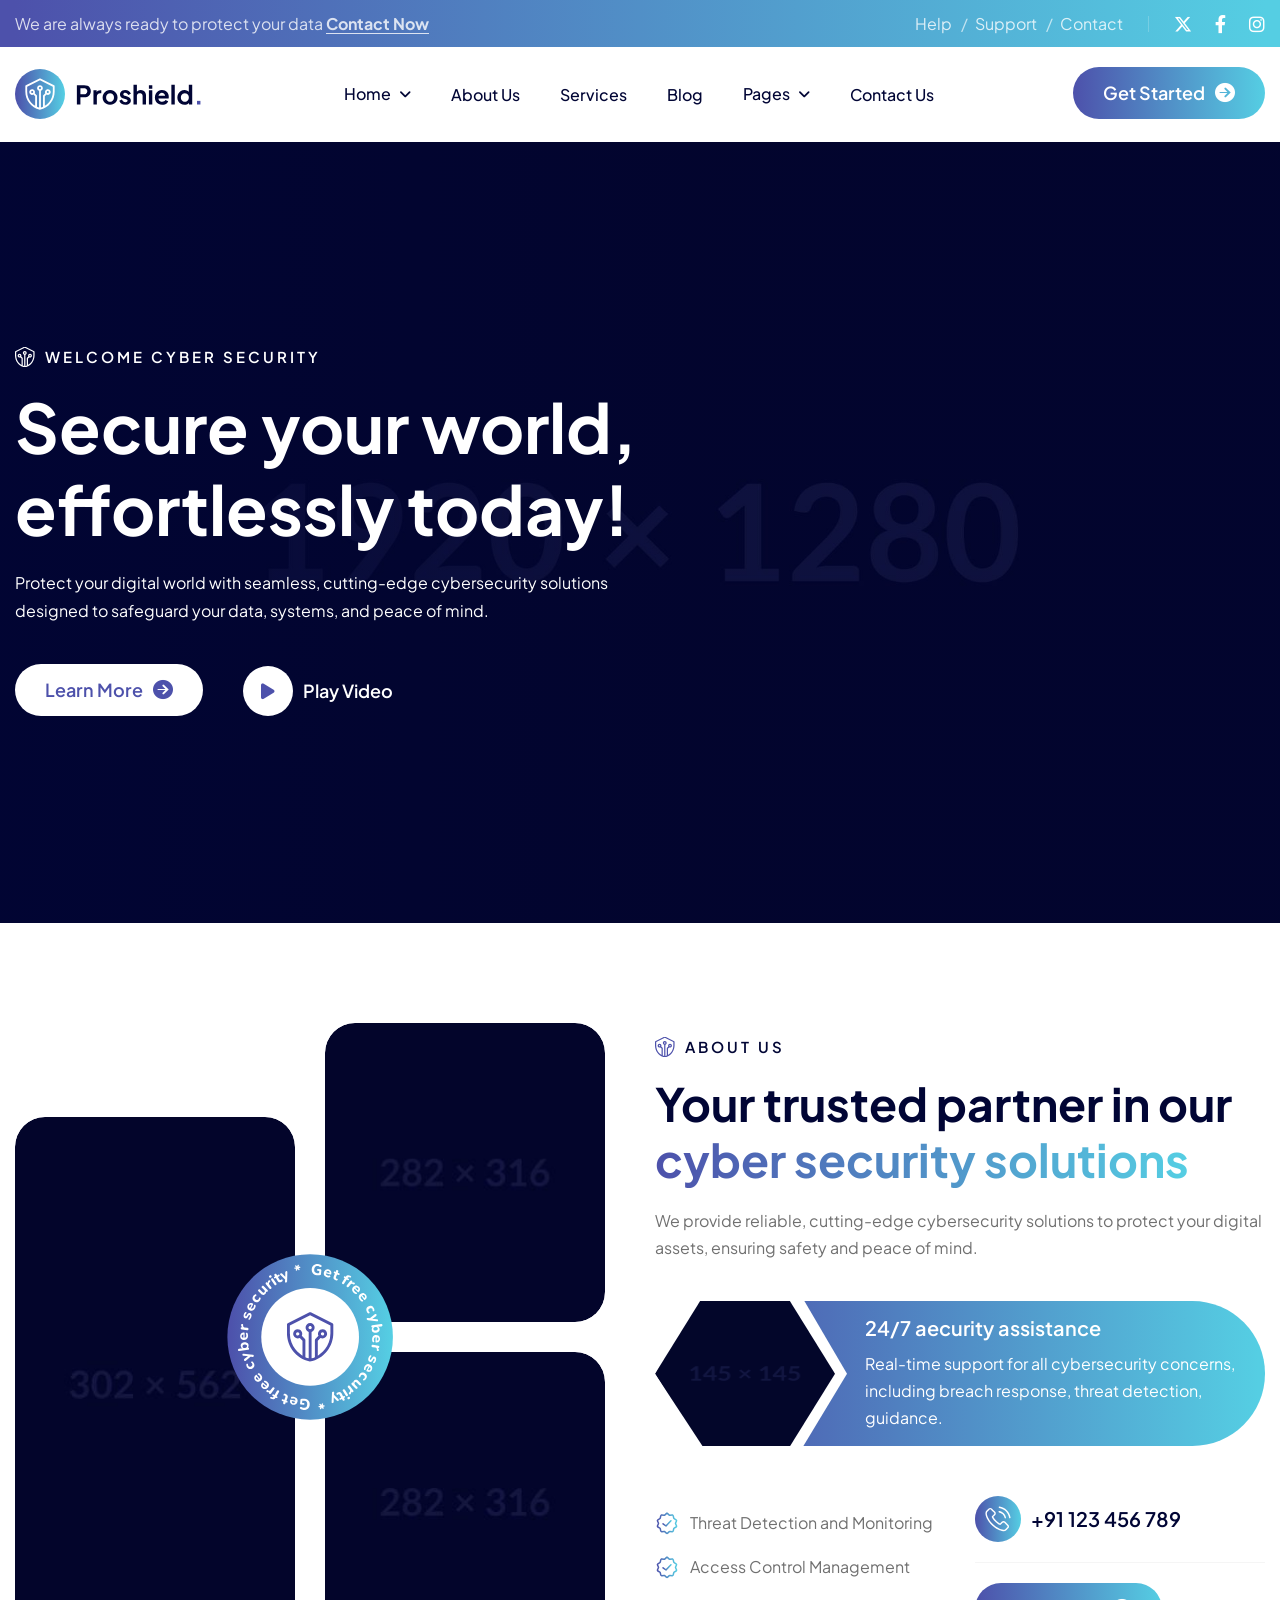
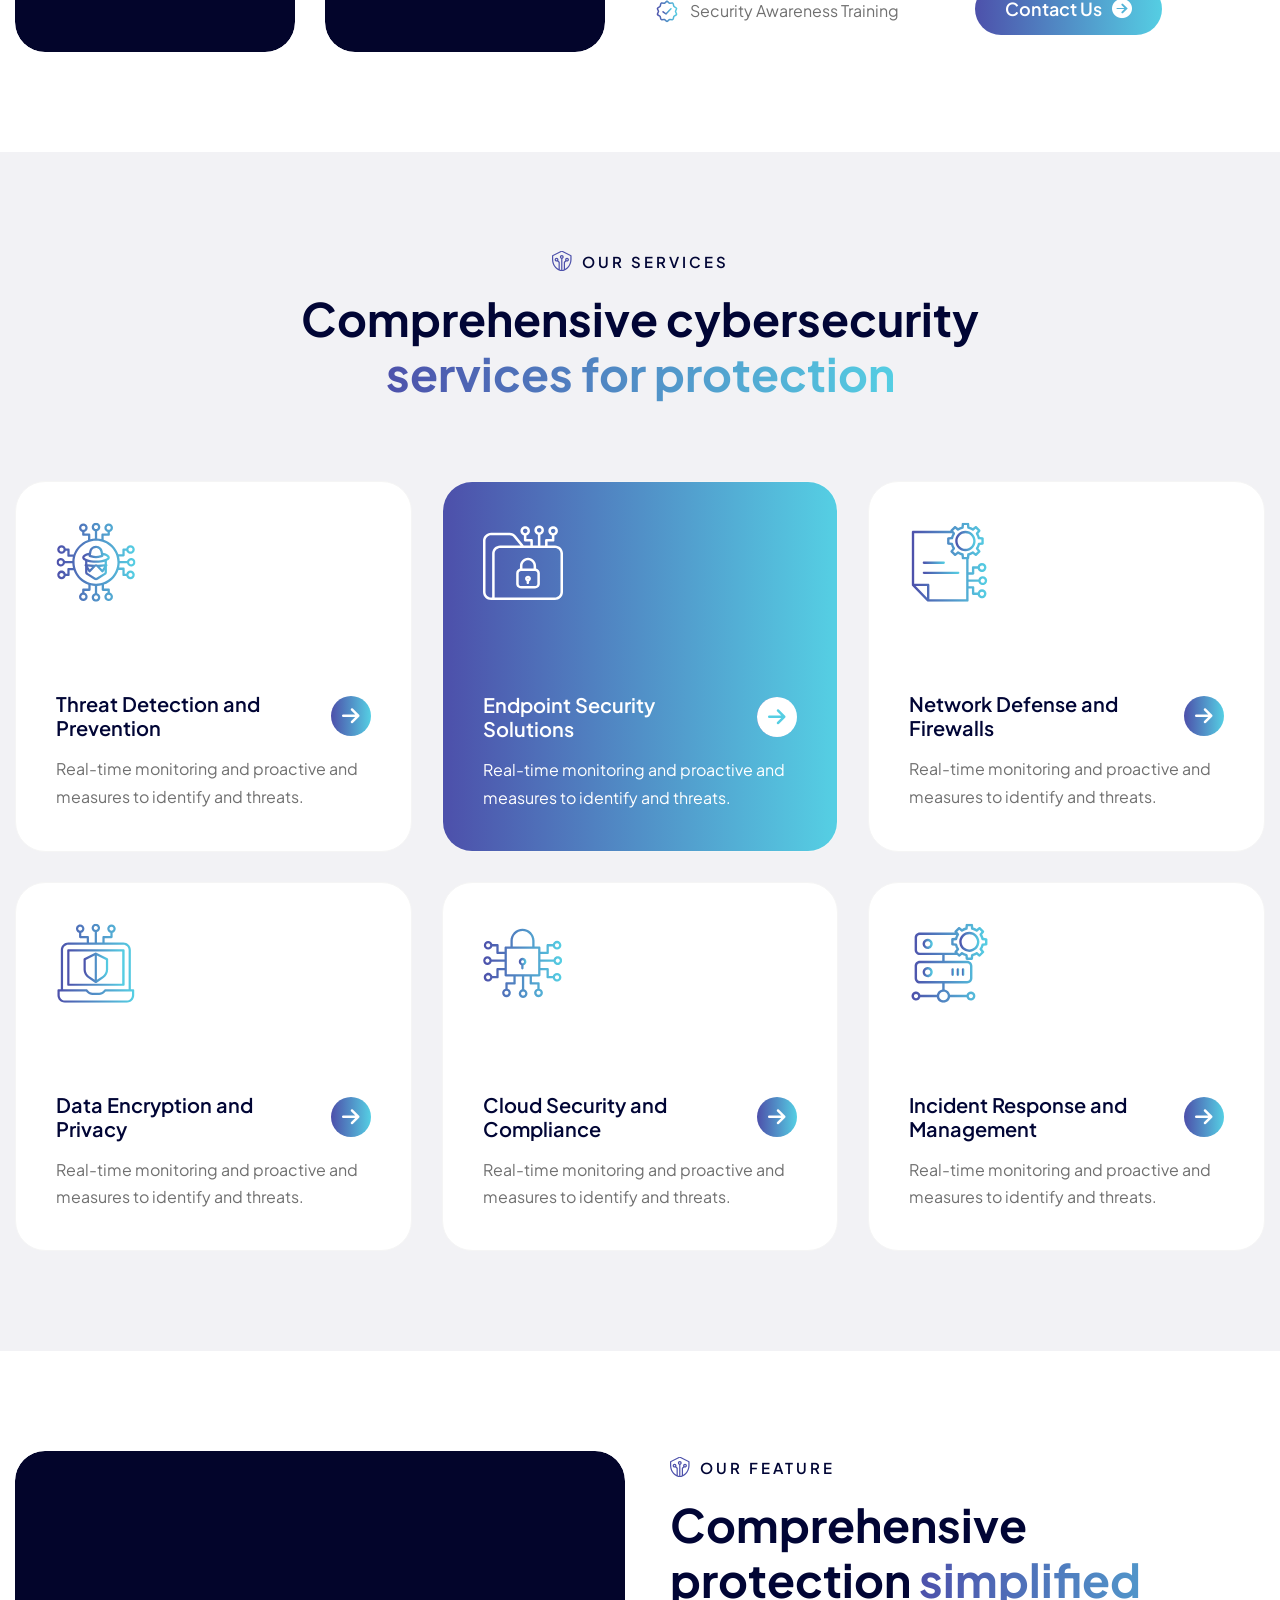
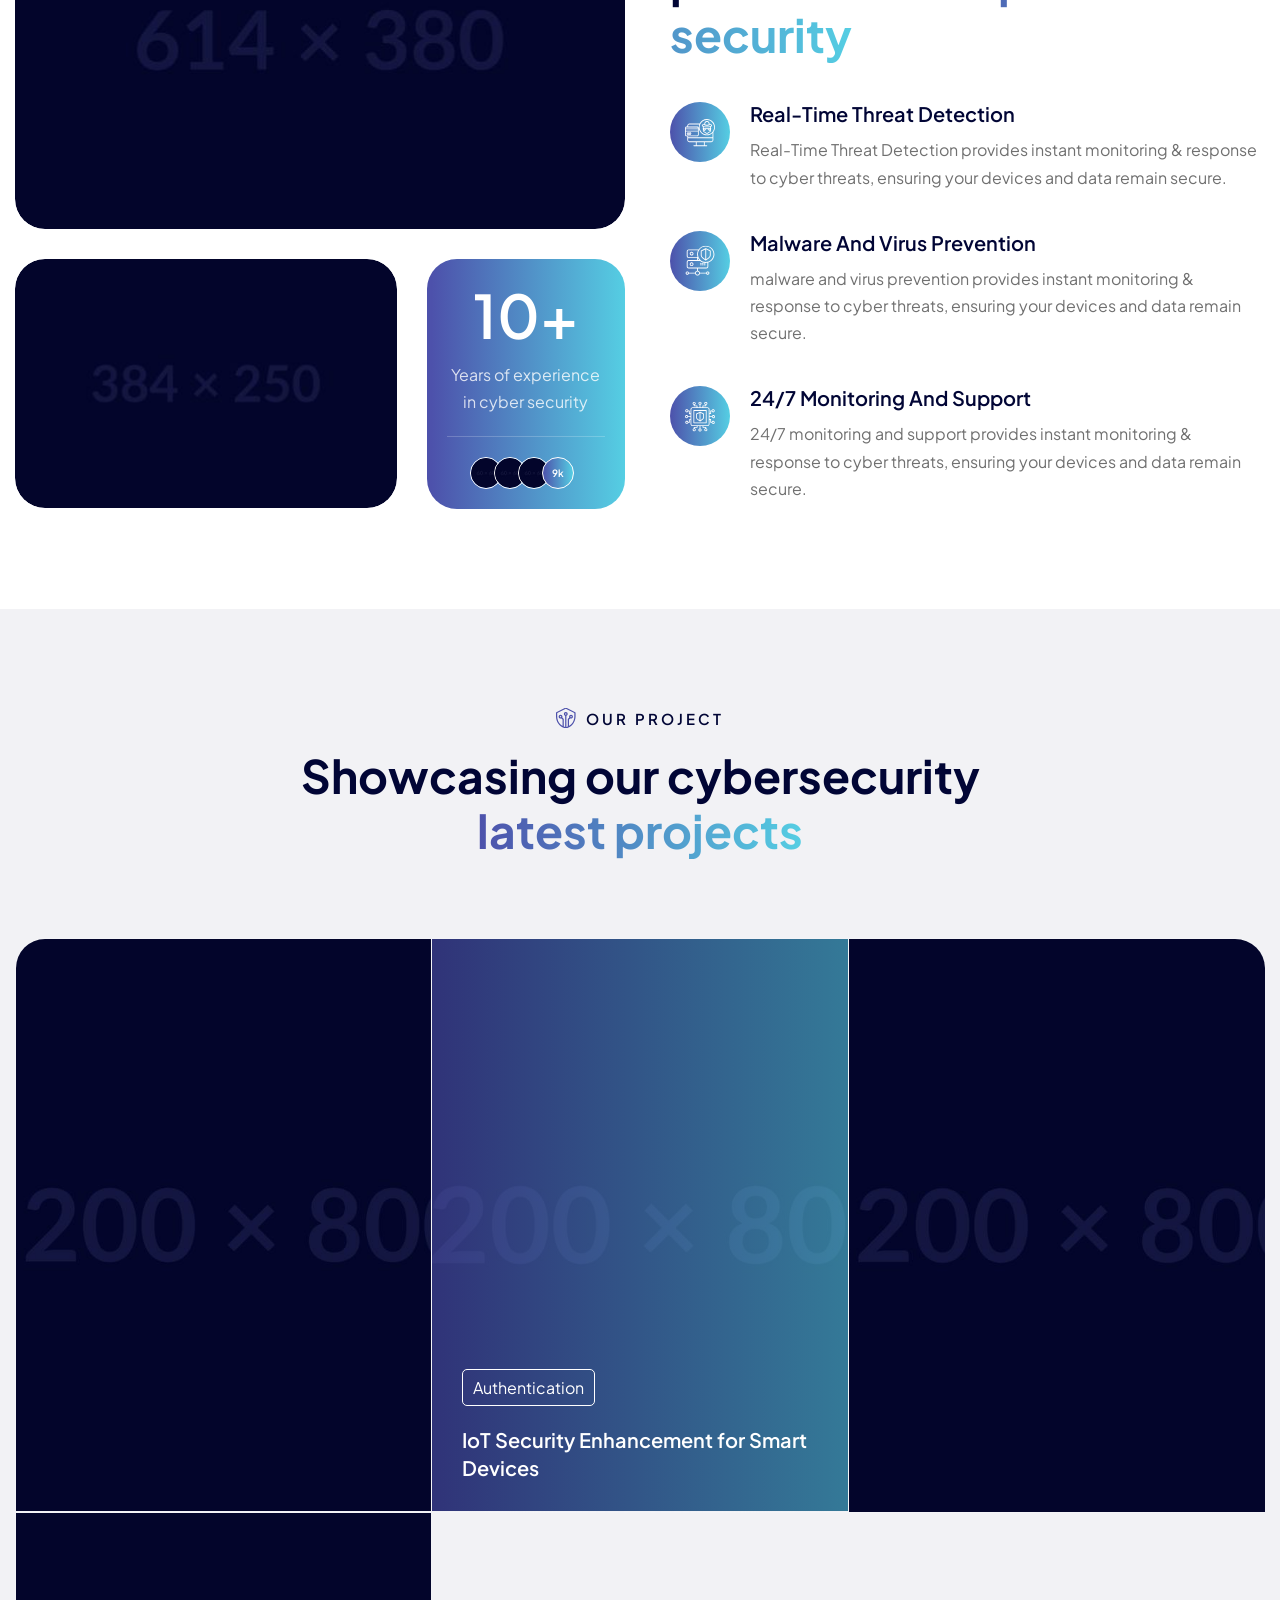
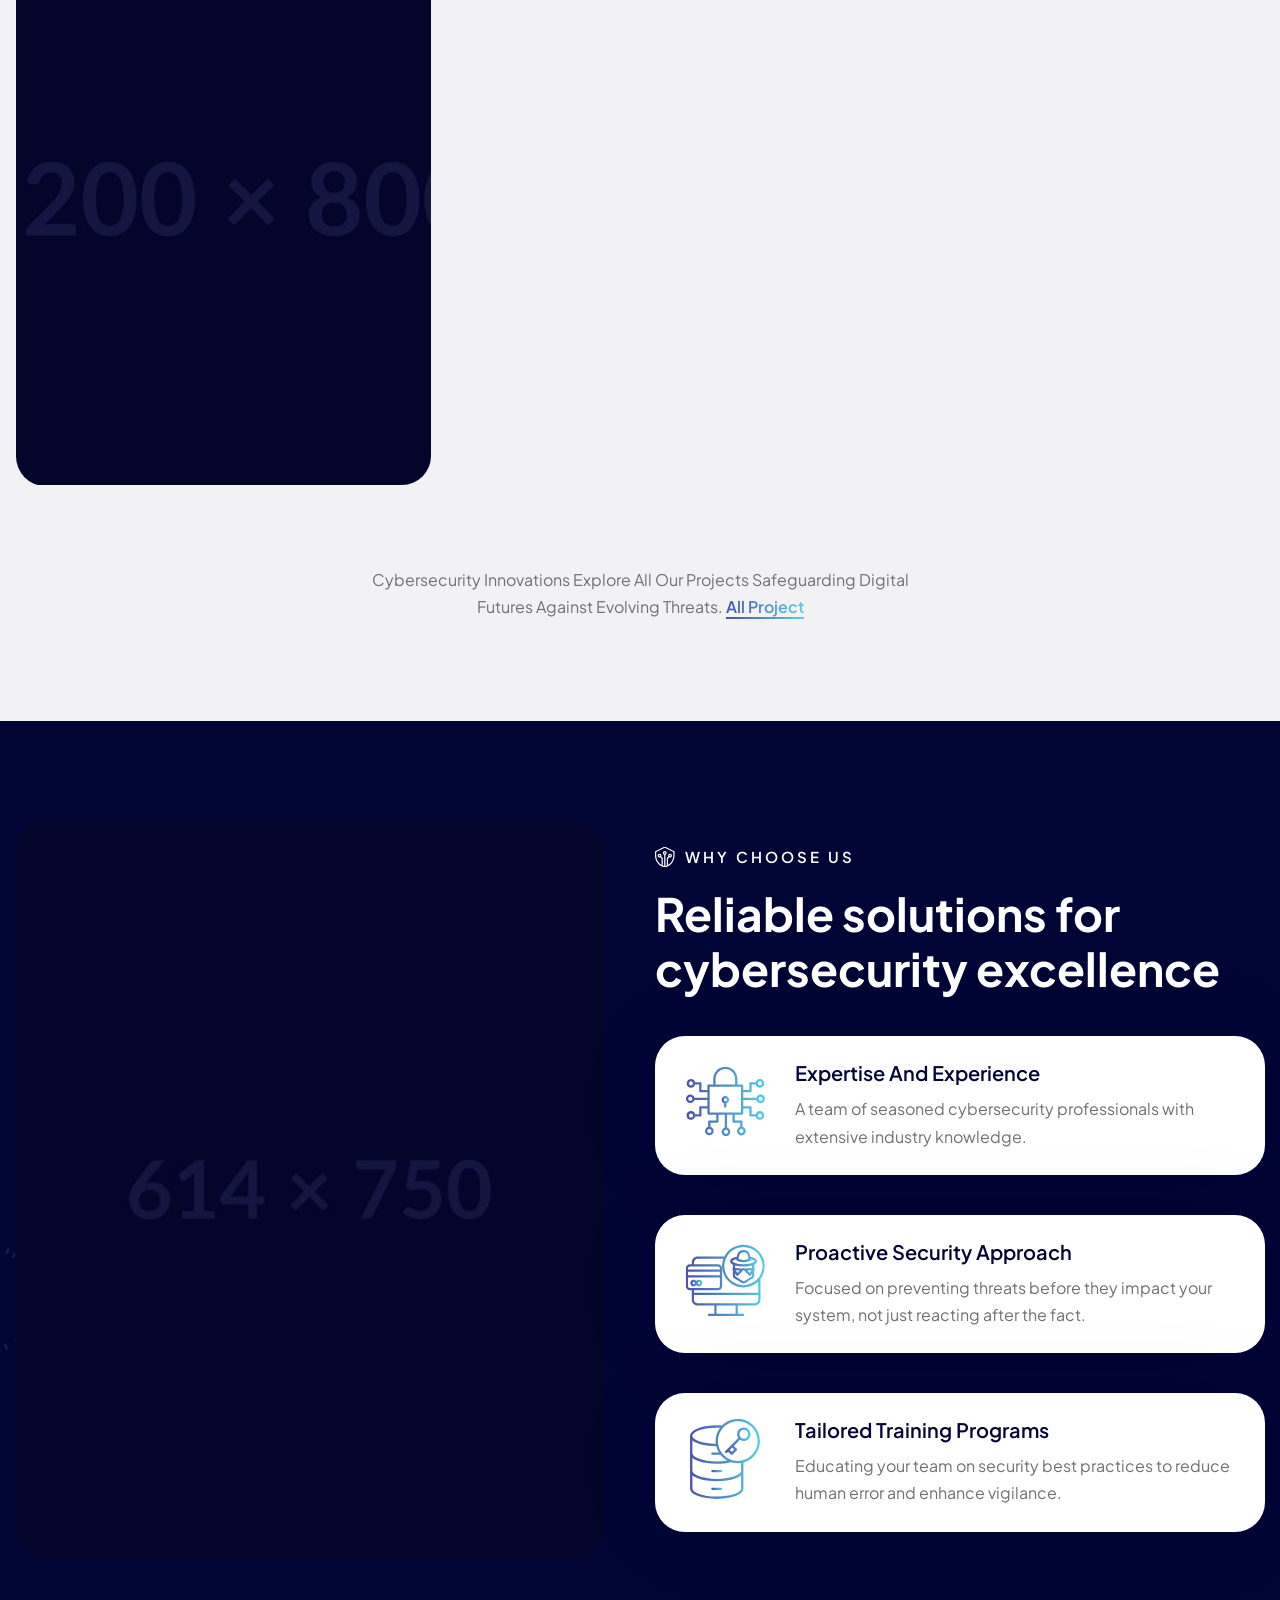
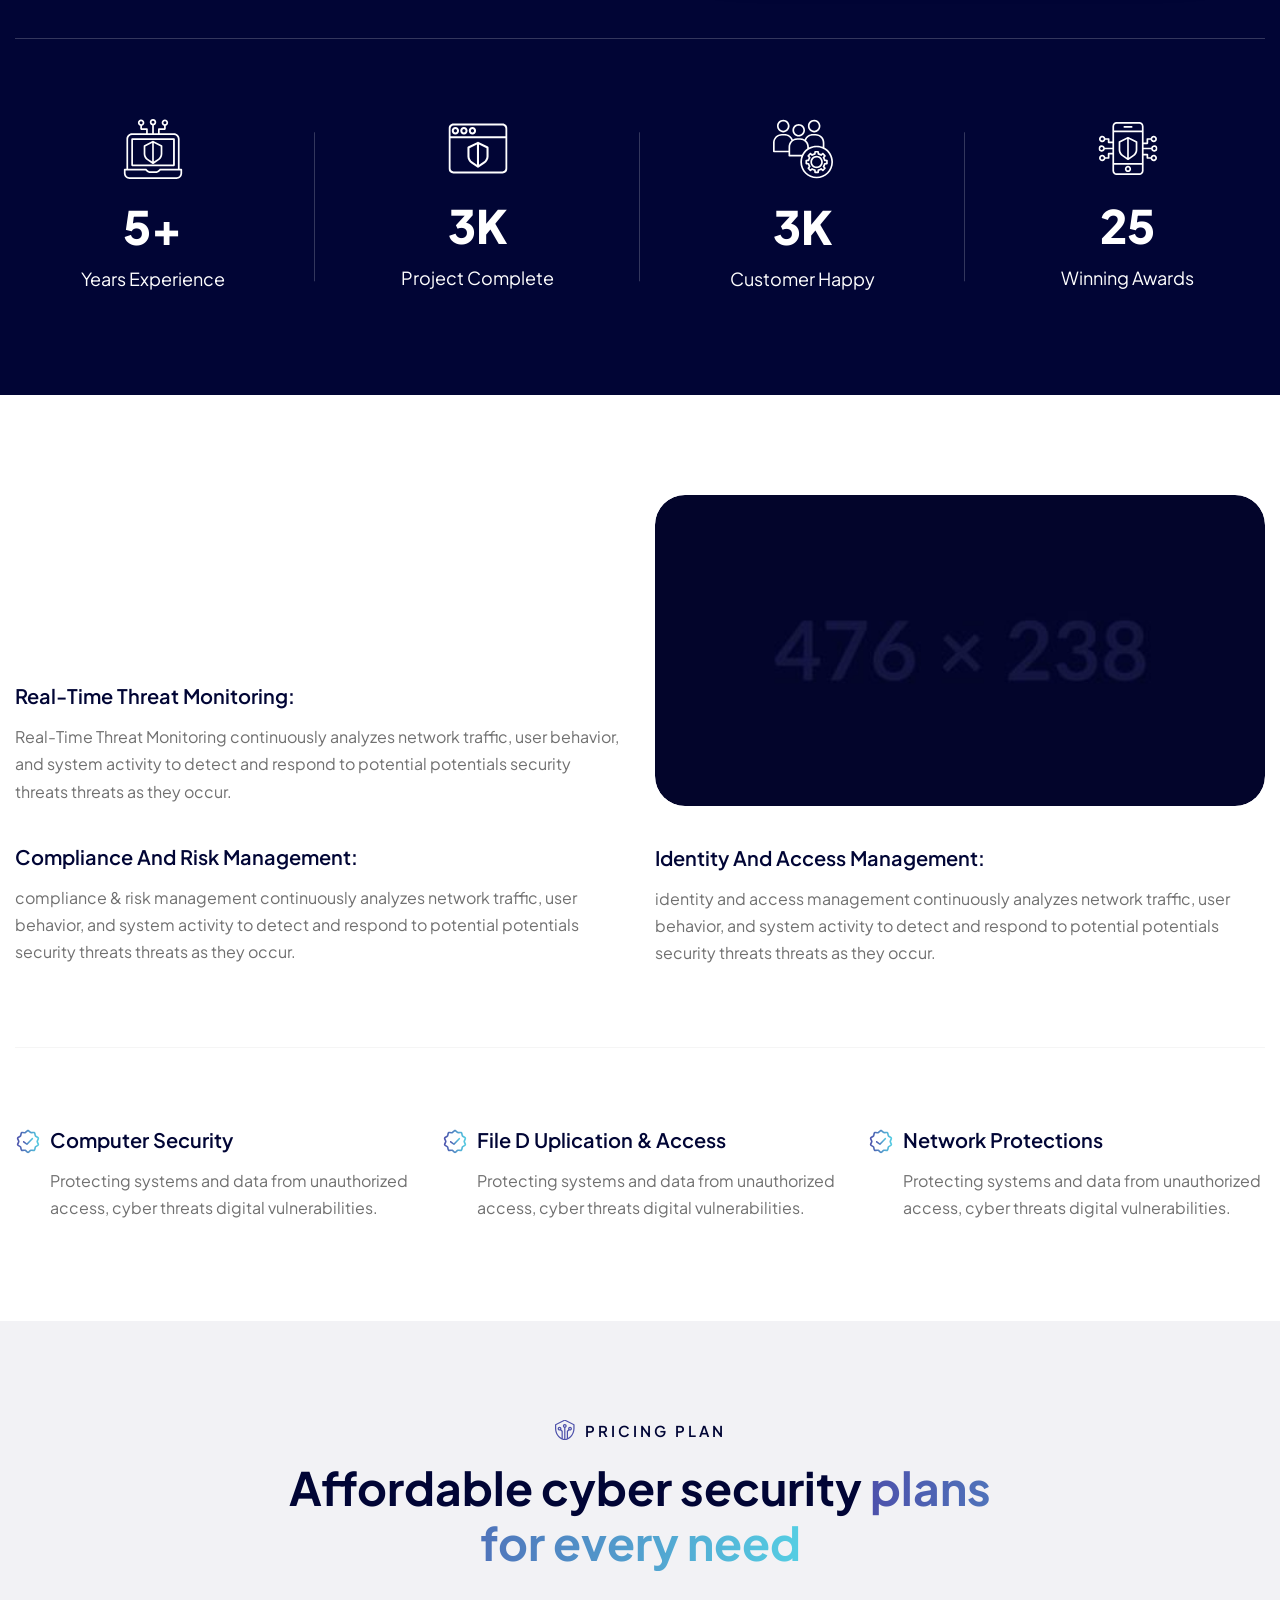
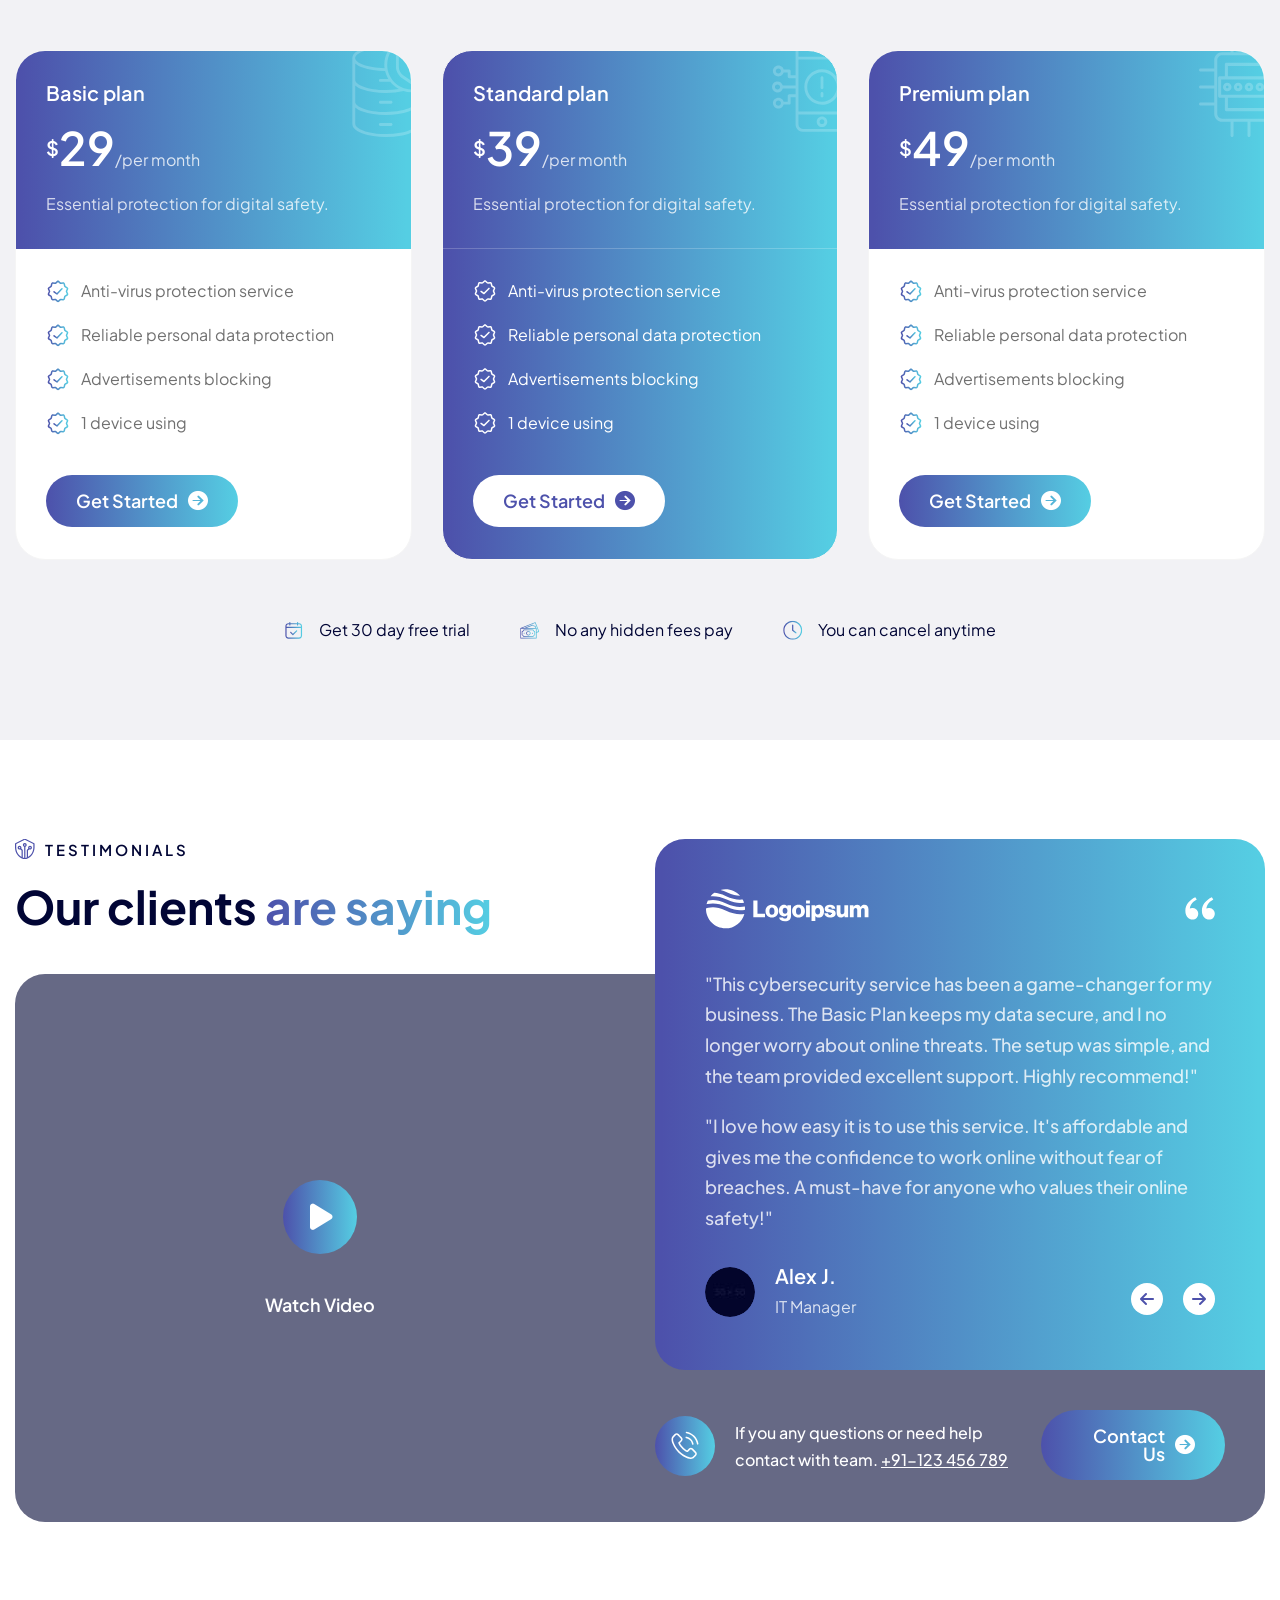
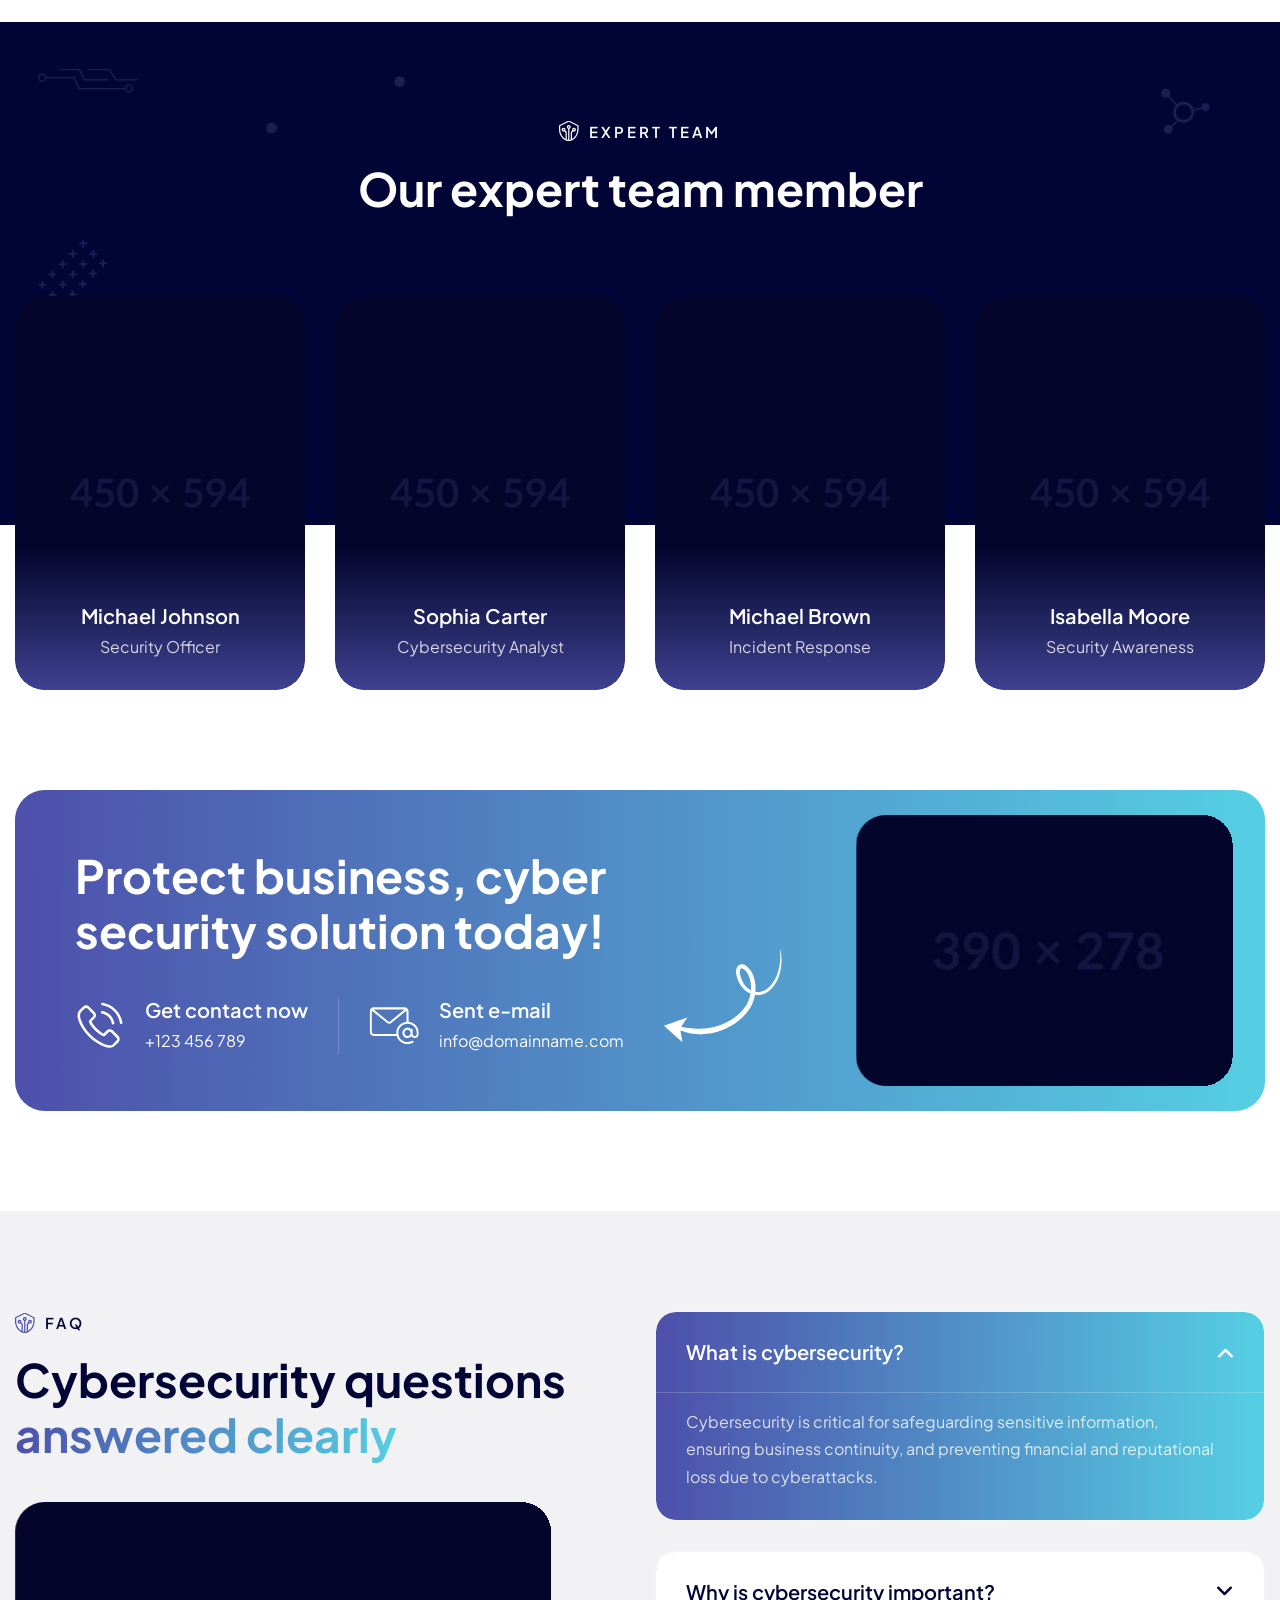
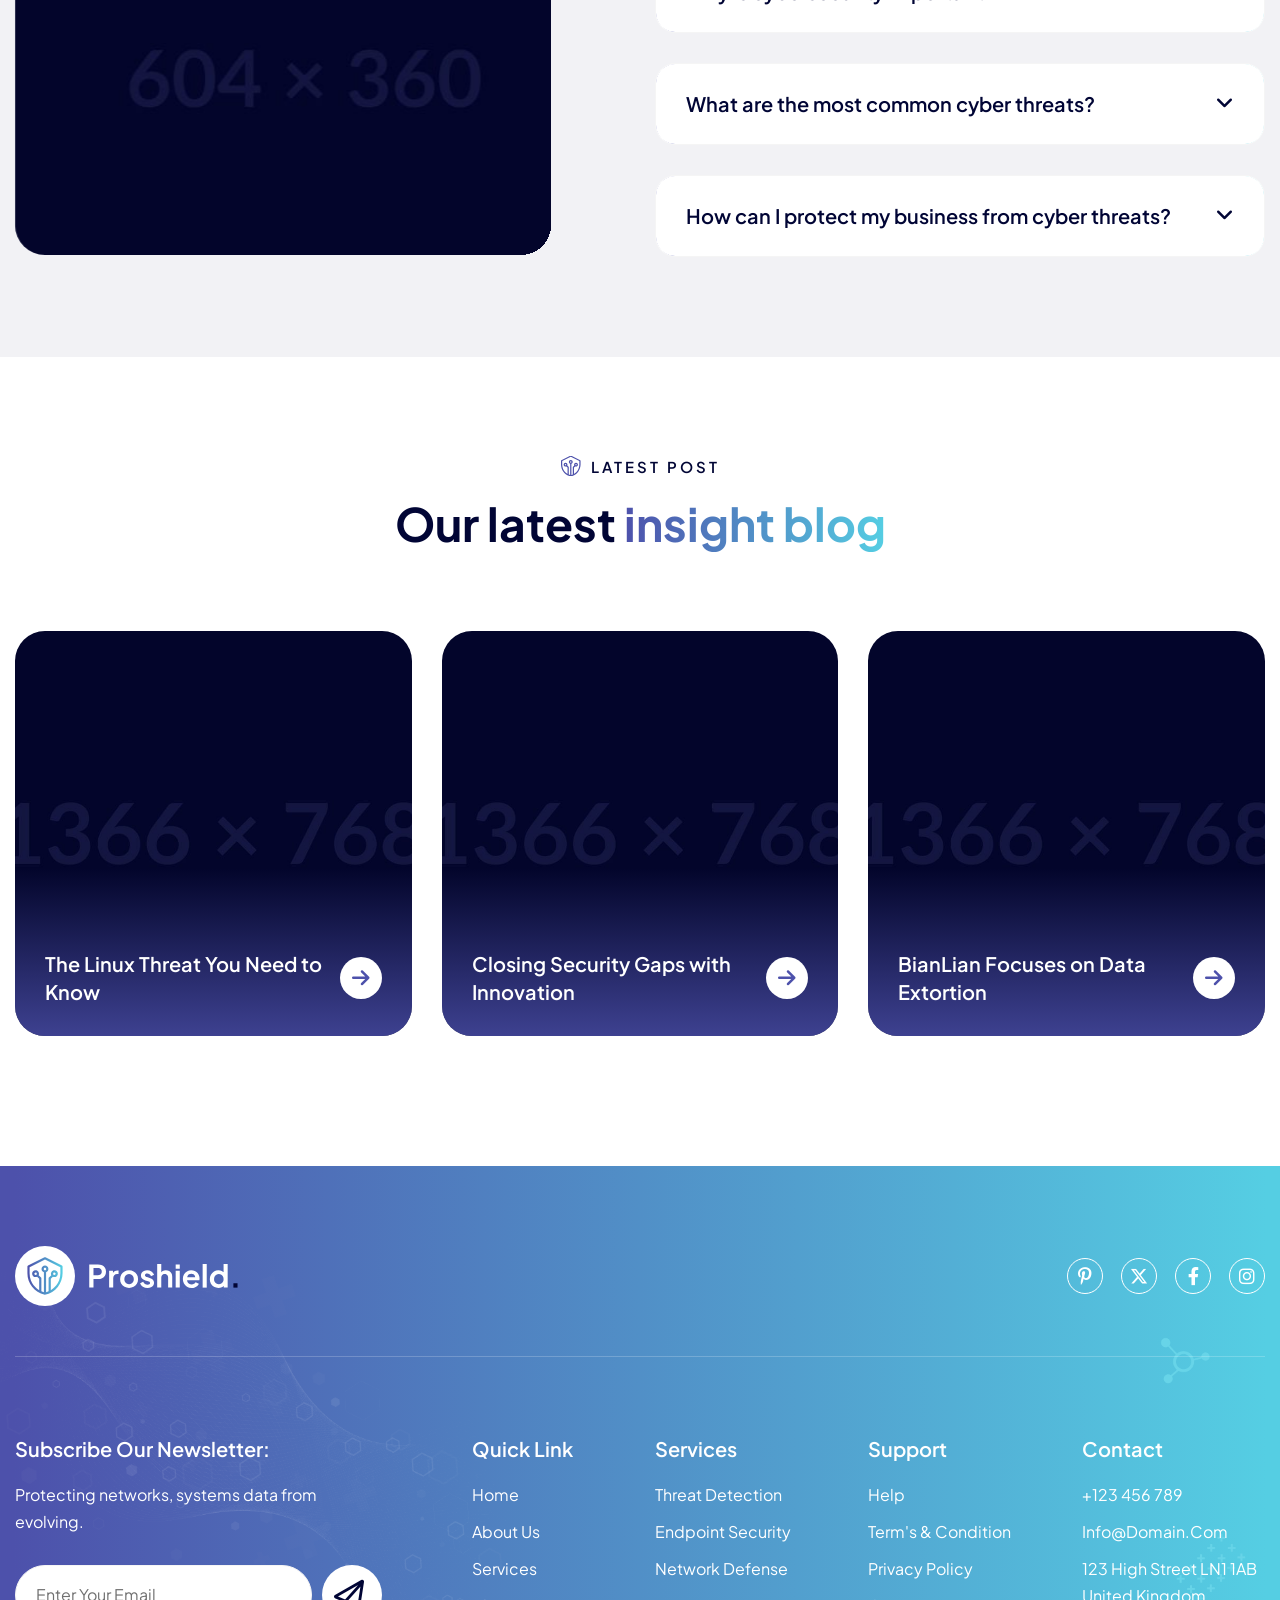
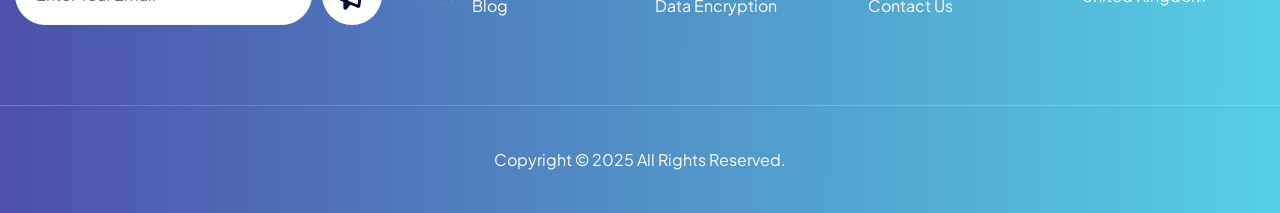
<file: index-video.html>
<!DOCTYPE html>
<html lang="zxx">
<head>
	<!-- Meta -->
	<meta charset="utf-8">
	<meta http-equiv="X-UA-Compatible" content="IE=edge">
	<meta name="viewport" content="width=device-width, initial-scale=1.0, maximum-scale=1">
	<meta name="description" content="">
	<meta name="keywords" content="">
	<meta name="author" content="Awaiken">
	<!-- Page Title -->
    <title>Proshield - Cyber Security Services HTML Template</title>
	<!-- Favicon Icon -->
	<link rel="shortcut icon" type="image/x-icon" href="images/favicon.png">
	<!-- Google Fonts Css-->
	<link rel="preconnect" href="https://fonts.googleapis.com">
    <link rel="preconnect" href="https://fonts.gstatic.com" crossorigin>
    <link href="https://fonts.googleapis.com/css2?family=Plus+Jakarta+Sans:ital,wght@0,200..800;1,200..800&display=swap" rel="stylesheet">
	<!-- Bootstrap Css -->
	<link href="css/bootstrap.min.css" rel="stylesheet" media="screen">
	<!-- SlickNav Css -->
	<link href="css/slicknav.min.css" rel="stylesheet">
	<!-- Swiper Css -->
	<link rel="stylesheet" href="css/swiper-bundle.min.css">
	<!-- Font Awesome Icon Css-->
	<link href="css/all.min.css" rel="stylesheet" media="screen">
	<!-- Animated Css -->
	<link href="css/animate.css" rel="stylesheet">
    <!-- Magnific Popup Core Css File -->
	<link rel="stylesheet" href="css/magnific-popup.css">
	<!-- Mouse Cursor Css File -->
	<link rel="stylesheet" href="css/mousecursor.css">
	<!-- Main Custom Css -->
	<link href="css/custom.css" rel="stylesheet" media="screen">
</head>
<body>

    <!-- Preloader Start -->
	<div class="preloader">
		<div class="loading-container">
			<div class="loading"></div>
			<div id="loading-icon"><img src="images/loader.svg" alt=""></div>
		</div>
	</div>
	<!-- Preloader End -->

    <!-- Topbar Section Start -->
    <div class="topbar">
        <div class="container">
            <div class="row align-items-center">
                <div class="col-md-7">
                    <div class="topbar-info-text">
                        <p>We are always ready to protect your data <a href="contact.html">Contact now</a></p>
                    </div>
                </div>
                
                <div class="col-md-5">
                    <!-- Topbar Social Links Start -->
                    <div class="topbar-links">
                        <!-- Topbar Contact Information Start -->
                        <div class="topbar-contact-info">
                            <ul>
                                <li><a href="#">Help</a></li>
                                <li><a href="#">Support</a></li>
                                <li><a href="contact.html">Contact</a></li>
                            </ul>
                        </div>
                        <!-- Topbar Contact Information End -->

                        <!-- Topbar Social Links Start -->
                        <div class="topbar-social-links">
                            <ul>
                                <li><a href="#"><i class="fa-brands fa-x-twitter"></i></a></li>
                                <li><a href="#"><i class="fa-brands fa-facebook-f"></i></a></li>
                                <li><a href="#"><i class="fa-brands fa-instagram"></i></a></li>
                            </ul>
                        </div>
                        <!-- Topbar Social Links End -->
                    </div>
                    <!-- Topbar Social Links End -->
                </div>
            </div>
        </div>
    </div>
    <!-- Topbar Section End -->

    <!-- Header Start -->
	<header class="main-header">
		<div class="header-sticky">
			<nav class="navbar navbar-expand-lg">
				<div class="container">
					<!-- Logo Start -->
					<a class="navbar-brand" href="./">
						<img src="images/logo.svg" alt="Logo">
					</a>
					<!-- Logo End -->

					<!-- Main Menu Start -->
					<div class="collapse navbar-collapse main-menu">
                        <div class="nav-menu-wrapper">
                            <ul class="navbar-nav mr-auto" id="menu">
                                <li class="nav-item submenu"><a class="nav-link" href="./">Home</a>
                                    <ul>
                                        <li class="nav-item"><a class="nav-link" href="index.html">Home - Image</a></li>
                                        <li class="nav-item"><a class="nav-link" href="index-video.html">Home - Video</a></li>
                                        <li class="nav-item"><a class="nav-link" href="index-slider.html">Home - Slider</a></li>
                                    </ul>
                                </li>                                
                                <li class="nav-item"><a class="nav-link" href="about.html">About Us</a>
                                <li class="nav-item"><a class="nav-link" href="services.html">Services</a></li>
                                <li class="nav-item"><a class="nav-link" href="blog.html">Blog</a></li>
                                <li class="nav-item submenu"><a class="nav-link" href="#">Pages</a>
                                    <ul>                                        
                                        <li class="nav-item"><a class="nav-link" href="service-single.html">Service Details</a></li>
                                        <li class="nav-item"><a class="nav-link" href="blog-single.html">Blog Details</a></li>
                                        <li class="nav-item"><a class="nav-link" href="projects.html">Projects</a></li>
                                        <li class="nav-item"><a class="nav-link" href="project-single.html">Project Details</a></li>
                                        <li class="nav-item"><a class="nav-link" href="team.html">Our Team</a></li>
                                        <li class="nav-item"><a class="nav-link" href="team-single.html">Team Details</a></li>
                                        <li class="nav-item"><a class="nav-link" href="pricing.html">Pricing</a></li>
                                        <li class="nav-item"><a class="nav-link" href="testimonials.html">Testimonials</a></li>
                                        <li class="nav-item"><a class="nav-link" href="image-gallery.html">Image Gallery</a></li>
                                        <li class="nav-item"><a class="nav-link" href="video-gallery.html">Video Gallery</a></li>
                                        <li class="nav-item"><a class="nav-link" href="faqs.html">FAQs</a></li>
                                        <li class="nav-item"><a class="nav-link" href="404.html">404</a></li>
                                    </ul>
                                </li>
                                <li class="nav-item"><a class="nav-link" href="contact.html">Contact Us</a></li>                         
                            </ul>
                        </div>

                        <!-- Header Btn Start -->
                        <div class="header-btn">
                            <a href="contact.html" class="btn-default">get started</a>
                        </div>
                        <!-- Header Btn End -->
					</div>
					<!-- Main Menu End -->
					<div class="navbar-toggle"></div>
				</div>
			</nav>
			<div class="responsive-menu"></div>
		</div>
	</header>
	<!-- Header End -->

    <!-- Hero Section Start -->
    <div class="hero hero-video">
        <!-- Video Start -->
        <div class="hero-bg-video">
            <!-- Selfhosted Video Start -->
            <!-- <video autoplay muted loop id="myVideo"><source src="images/hero-bg-video.mp4" type="video/mp4"></video> -->
            <video autoplay muted loop id="myVideo"><source src="https://demo.awaikenthemes.com/assets/videos/proshield-video.mp4" type="video/mp4"></video>
            
            <!-- Selfhosted Video End -->

            <!-- Youtube Video Start -->
            <!-- <div id="herovideo" class="player" data-property="{videoURL:'74DWwSxsVSs',containment:'.hero-video', showControls:false, autoPlay:true, loop:true, vol:0, mute:false, startAt:0,  stopAt:296, opacity:1, addRaster:true, quality:'large', optimizeDisplay:true}"></div> -->
            <!-- Youtube Video End -->
        </div>
        <!-- Video End -->
        <div class="container">
            <div class="row align-items-center">
                <div class="col-lg-7">
                    <!-- Hero Content Start -->
                    <div class="hero-content">
                        <!-- Section Title Start -->
                        <div class="section-title dark-section">
                            <h3 class="wow fadeInUp">welcome cyber security</h3>
                            <h1 class="wow fadeInUp" data-wow-delay="0.2s" data-cursor="-opaque">Secure your world, effortlessly today!</h1>
                            <p class="wow fadeInUp" data-wow-delay="0.4s">Protect your digital world with seamless, cutting-edge cybersecurity solutions designed to safeguard your data, systems, and peace of mind.</p>
                        </div>
                        <!-- Section Title End -->

                        <!-- Hero Content Body Start -->
                        <div class="hero-content-body wow fadeInUp" data-wow-delay="0.6s">
                            <!-- Hero Button Start -->
                            <div class="hero-btn">
                                <a href="contact.html" class="btn-default btn-highlighted">learn more</a>
                            </div>
                            <!-- Hero Button End -->

                            <!-- Video Play Button Start -->
                            <div class="video-play-button">
                                <a href="https://www.youtube.com/watch?v=Y-x0efG1seA" class="popup-video" data-cursor-text="Play">
                                    <i class="fa-solid fa-play"></i>
                                </a>
                                <h3>Play video</h3>
                            </div>
                            <!-- Video Play Button End -->
                        </div>
                        <!-- Hero Content Body End -->
                    </div>
                    <!-- Hero Content End -->
                </div>
            </div>
        </div>
    </div>
    <!-- Hero Section End -->

    <!-- About Us Section Start -->
    <div class="about-us">
        <div class="container">
            <div class="row align-items-center">
                <div class="col-lg-6">
                    <!-- About Us Image Start -->
                    <div class="about-us-image">
                        <!-- About Image Box Start -->
                        <div class="about-image-box about-img-1">
                            <figure class="image-anime reveal">
                                <img src="images/about-image-1.jpg" alt="">
                            </figure>
                        </div>
                        <!-- About Image Box End -->

                        <!-- About Image Box Start -->
                        <div class="about-image-box">
                            <div class="about-img-2">
                                <figure class="image-anime reveal">
                                    <img src="images/about-image-2.jpg" alt="">
                                </figure>
                            </div>

                            <div class="about-img-3">
                                <figure class="image-anime reveal">
                                    <img src="images/about-image-3.jpg" alt="">
                                </figure>
                            </div>
                        </div>
                        <!-- About Image Box Start -->

                        <!-- Get Free Security Circle Start -->
                        <div class="get-free-security-circle">
                            <a href="contact.html">
                                <img src="images/get-free-security-circle.svg" alt="">
                            </a>
                        </div>
                        <!-- Get Free Security Circle End -->
                    </div>
                    <!-- About Us Image End -->
                </div>

                <div class="col-lg-6">
                    <!-- About Us Content Start -->
                    <div class="about-us-content">
                        <!-- Section Title Start -->
                        <div class="section-title">
                            <h3 class="wow fadeInUp">about us</h3>
                            <h2 class="wow fadeInUp" data-wow-delay="0.2s" data-cursor="-opaque">Your trusted partner in our <span>cyber security solutions</span></h2>
                            <p class="wow fadeInUp" data-wow-delay="0.4s"> We provide reliable, cutting-edge cybersecurity solutions to protect your digital assets, ensuring safety and peace of mind.</p>
                        </div>
                        <!-- Section Title End -->

                        <!-- About Us Body Start -->
                        <div class="about-us-body wow fadeInUp" data-wow-delay="0.6s">
                            <!-- About Us Body Image Start -->
                            <div class="about-us-body-img">
                                <figure class="image-anime">
                                    <img src="images/about-body-img.png" alt="">
                                </figure>
                            </div>
                            <!-- About Us Body Image End -->
                            
                            <!-- About Us Body Content Start -->
                            <div class="about-us-body-content">
                                <h3>24/7 aecurity assistance</h3>
                                <p>Real-time support for all cybersecurity concerns, including breach response, threat detection, guidance.</p>
                            </div>
                            <!-- About Us Body Content End -->
                        </div>
                        <!-- About Us Body End -->

                        <!-- About Us Footer Start -->
                        <div class="about-us-footer wow fadeInUp" data-wow-delay="0.8s">
                            <!-- About Footer List Start -->
                            <div class="about-footer-list">
                                <ul>
                                    <li>Threat Detection and Monitoring</li>
                                    <li>Access Control Management</li>
                                    <li>Security Awareness Training</li>
                                </ul>
                            </div>
                            <!-- About Footer List End -->
                            
                            <!-- About Footer Content Start -->
                            <div class="about-footer-content">
                                <!-- About Content Button Start -->
                                <div class="about-contact-btn">
                                    <div class="icon-box">
                                        <img src="images/icon-phone.svg" alt="">
                                    </div>
                                    
                                    <div class="about-footer-btn-content">
                                        <h3><a href="tel:+91123456789">+91 123 456 789</a></h3>
                                    </div>
                                </div>
                                <!-- About Content Button End -->
                                
                                <!-- About Footer Button Start -->
                                <div class="about-footer-btn">
                                    <a href="contact.html" class="btn-default">contact us</a>
                                </div>
                                <!-- About Footer Button End -->
                            </div>
                            <!-- About Footer Content End -->
                        </div>
                        <!-- About Us Footer End -->
                    </div>
                    <!-- About Us Content End -->
                </div>
            </div>
        </div>
    </div>
    <!-- About Us Section End -->
    
    <!-- Our Services Section Start -->
    <div class="our-services">
        <div class="container">
            <div class="row section-row">
                <div class="col-lg-12">
                    <!-- Section Title Start -->
                    <div class="section-title">
                        <h3 class="wow fadeInUp">our services</h3>
                        <h2 class="wow fadeInUp" data-wow-delay="0.2s" data-cursor="-opaque">Comprehensive cybersecurity <span>services for protection</span></h2>
                    </div>
                    <!-- Section Title End -->
                </div>
            </div>

            <div class="row">
                <div class="col-lg-4 col-md-6">
                    <!-- Service Item Start -->
                    <div class="service-item wow fadeInUp">
                        <div class="icon-box">
                            <img src="images/icon-service-1.svg" alt="">
                        </div>
                        <div class="service-title-box">
                            <div class="service-title">
                                <h3><a href="service-single.html">Threat Detection and Prevention</a></h3>
                            </div>
                            <div class="service-btn">
                                <a href="service-single.html">
                                    <i class="fa-solid fa-arrow-right"></i>
                                </a>
                            </div>
                        </div>
                        <div class="service-content">
                            <p>Real-time monitoring and proactive and measures to identify and threats.</p>
                        </div>
                    </div>
                    <!-- Service Item End -->
                </div>
                
                <div class="col-lg-4 col-md-6">
                    <!-- Service Item Start -->
                    <div class="service-item active wow fadeInUp" data-wow-delay="0.2s">
                        <div class="icon-box">
                            <img src="images/icon-service-2.svg" alt="">
                        </div>
                        <div class="service-title-box">
                            <div class="service-title">
                                <h3><a href="service-single.html">Endpoint Security Solutions</a></h3>
                            </div>
                            <div class="service-btn">
                                <a href="service-single.html">
                                    <i class="fa-solid fa-arrow-right"></i>
                                </a>
                            </div>
                        </div>
                        <div class="service-content">
                            <p>Real-time monitoring and proactive and measures to identify and threats.</p>
                        </div>
                    </div>
                    <!-- Service Item End -->
                </div>
                
                <div class="col-lg-4 col-md-6">
                    <!-- Service Item Start -->
                    <div class="service-item wow fadeInUp" data-wow-delay="0.4s">
                        <div class="icon-box">
                            <img src="images/icon-service-3.svg" alt="">
                        </div>
                        <div class="service-title-box">
                            <div class="service-title">
                                <h3><a href="service-single.html">Network Defense and Firewalls</a></h3>
                            </div>
                            <div class="service-btn">
                                <a href="service-single.html">
                                    <i class="fa-solid fa-arrow-right"></i>
                                </a>
                            </div>
                        </div>
                        <div class="service-content">
                            <p>Real-time monitoring and proactive and measures to identify and threats.</p>
                        </div>
                    </div>
                    <!-- Service Item End -->
                </div>
                
                <div class="col-lg-4 col-md-6">
                    <!-- Service Item Start -->
                    <div class="service-item wow fadeInUp" data-wow-delay="0.6s">
                        <div class="icon-box">
                            <img src="images/icon-service-4.svg" alt="">
                        </div>
                        <div class="service-title-box">
                            <div class="service-title">
                                <h3><a href="service-single.html">Data Encryption and Privacy</a></h3>
                            </div>
                            <div class="service-btn">
                                <a href="service-single.html">
                                    <i class="fa-solid fa-arrow-right"></i>
                                </a>
                            </div>
                        </div>
                        <div class="service-content">
                            <p>Real-time monitoring and proactive and measures to identify and threats.</p>
                        </div>
                    </div>
                    <!-- Service Item End -->
                </div>
                
                <div class="col-lg-4 col-md-6">
                    <!-- Service Item Start -->
                    <div class="service-item wow fadeInUp" data-wow-delay="0.8s">
                        <div class="icon-box">
                            <img src="images/icon-service-5.svg" alt="">
                        </div>
                        <div class="service-title-box">
                            <div class="service-title">
                                <h3><a href="service-single.html">Cloud Security and Compliance</a></h3>
                            </div>
                            <div class="service-btn">
                                <a href="service-single.html">
                                    <i class="fa-solid fa-arrow-right"></i>
                                </a>
                            </div>
                        </div>
                        <div class="service-content">
                            <p>Real-time monitoring and proactive and measures to identify and threats.</p>
                        </div>
                    </div>
                    <!-- Service Item End -->
                </div>
                
                <div class="col-lg-4 col-md-6">
                    <!-- Service Item Start -->
                    <div class="service-item wow fadeInUp" data-wow-delay="1s">
                        <div class="icon-box">
                            <img src="images/icon-service-6.svg" alt="">
                        </div>
                        <div class="service-title-box">
                            <div class="service-title">
                                <h3><a href="service-single.html">Incident Response and Management</a></h3>
                            </div>
                            <div class="service-btn">
                                <a href="service-single.html">
                                    <i class="fa-solid fa-arrow-right"></i>
                                </a>
                            </div>
                        </div>
                        <div class="service-content">
                            <p>Real-time monitoring and proactive and measures to identify and threats.</p>
                        </div>
                    </div>
                    <!-- Service Item End -->
                </div>
            </div>
        </div>
    </div>
    <!-- Our Services Section End -->

    <!-- Our Feature Section Start -->
    <div class="our-feature">
        <div class="container">
            <div class="row align-items-center">
                <div class="col-lg-6">
                    <!-- Our Feature Images Start -->
                    <div class="our-feature-images">
                        <!-- Feature Image Start -->
                        <div class="feature-image">
                            <figure class="image-anime reveal">
                                <img src="images/feature-image-1.jpg" alt="">
                            </figure>
                        </div>
                        <!-- Feature Image End -->

                        <!-- Company Experience Info Start -->
                        <div class="company-experience-info">
                            <!-- Feature Image Start -->
                            <div class="feature-image">
                                <figure class="image-anime reveal">
                                    <img src="images/feature-image-2.jpg" alt="">
                                </figure>
                            </div>
                            <!-- Feature Image End -->
                            
                            <!-- Company Experience Box Start -->
                            <div class="company-experience-box">
                                <!-- Company Experience Content Start -->
                                <div class="company-experience-content">
                                    <h2><span class="counter">25</span>+</h2>
                                    <p>Years of experience in cyber security</p>
                                </div>
                                <!-- Company Experience Content End -->

                                <!-- Company Client Image Start -->
                                <div class="our-client-images company-client-images">
                                    <!-- Client Image Start -->
                                    <div class="client-image">
                                        <figure class="image-anime">
                                            <img src="images/client-image-1.jpg" alt="">
                                        </figure>
                                    </div>
                                    <!-- Client Image End -->

                                    <!-- Client Image Start -->
                                    <div class="client-image">
                                        <figure class="image-anime">
                                            <img src="images/client-image-2.jpg" alt="">
                                        </figure>
                                    </div>
                                    <!-- Client Image End -->

                                    <!-- Client Image Start -->
                                    <div class="client-image">
                                        <figure class="image-anime">
                                            <img src="images/client-image-3.jpg" alt="">
                                        </figure>
                                    </div>
                                    <!-- Client Image End -->

                                    <!-- Add More Client Image Start -->
                                    <div class="client-image client-counter">
                                        <h3><span class="counter">25</span>k</h3>
                                    </div>
                                    <!-- Add More Client Image End -->
                                </div>
                                <!-- Company Client Image End -->
                            </div>
                            <!-- Company Experience Box End -->
                        </div>
                        <!-- Company Experience Info End -->
                    </div>
                    <!-- Our Feature Images End -->
                </div>

                <div class="col-lg-6">
                    <!-- Our Feature Content Start -->
                    <div class="our-feature-content">
                        <!-- Section Title Start -->
                        <div class="section-title">
                            <h3 class="wow fadeInUp">our feature</h3>
                            <h2 class="wow fadeInUp" data-wow-delay="0.2s" data-cursor="-opaque">Comprehensive protection <span>simplified security</span></h2>
                        </div>
                        <!-- Section Title End -->

                        <!-- Feature List Start -->
                        <div class="ferature-list">
                            <!-- Feature List Item Start -->
                            <div class="ferature-list-item wow fadeInUp" data-wow-delay="0.4s">
                                <div class="icon-box">
                                    <img src="images/icon-ferature-1.svg" alt="">
                                </div>
                                <div class="ferature-list-content">
                                    <h3>real-time threat detection</h3>
                                    <p>Real-Time Threat Detection provides instant monitoring & response to cyber threats, ensuring your devices and data remain secure.</p>
                                </div>
                            </div>
                            <!-- Feature List Item End -->
                            
                            <!-- Feature List Item Start -->
                            <div class="ferature-list-item wow fadeInUp" data-wow-delay="0.6s">
                                <div class="icon-box">
                                    <img src="images/icon-ferature-2.svg" alt="">
                                </div>
                                <div class="ferature-list-content">
                                    <h3>malware and virus prevention</h3>
                                    <p>malware and virus prevention provides instant monitoring & response to cyber threats, ensuring your devices and data remain secure.</p>
                                </div>
                            </div>
                            <!-- Feature List Item End -->
                            
                            <!-- Feature List Item Start -->
                            <div class="ferature-list-item wow fadeInUp" data-wow-delay="0.8s">
                                <div class="icon-box">
                                    <img src="images/icon-ferature-3.svg" alt="">
                                </div>
                                <div class="ferature-list-content">
                                    <h3>24/7 monitoring and support</h3>
                                    <p>24/7 monitoring and support provides instant monitoring & response to cyber threats, ensuring your devices and data remain secure.</p>
                                </div>
                            </div>
                            <!-- Feature List Item End -->
                        </div>
                        <!-- Feature List End -->
                    </div>
                    <!-- Our Feature Content End -->
                </div>
            </div>
        </div>
    </div>
    <!-- Our Feature Section End -->

    <!-- Our Projects Section Start -->
    <div class="our-projects">
        <div class="container">
            <div class="row section-row">
                <div class="col-lg-12">
                    <!-- Section Title Start -->
                    <div class="section-title">
                        <h3 class="wow fadeInUp">our project</h3>
                        <h2 class="wow fadeInUp" data-wow-delay="0.2s" data-cursor="-opaque">Showcasing our cybersecurity <span>latest projects</span></h2>
                    </div>
                    <!-- Section Title End -->
                </div>
            </div>

            <div class="row">
                <div class="col-lg-12">
                    <!-- Our Projects Box Start -->
                    <div class="our-projeect-box">
                        <!-- Projects List Start -->
                        <div class="projects-list wow fadeInUp" data-wow-delay="0.4s">
                            <!-- Project Item Start -->
                            <div class="project-item">
                                <div class="project-image">
                                    <a href="project-single.html" data-cursor-text="View">
                                        <figure class="image-anime">
                                            <img src="images/project-1.jpg" alt="">
                                        </figure>
                                    </a>
                                </div>
                                <div class="project-content">
                                    <p><a href="project-single.html">Authentication</a></p>
                                    <h3><a href="project-single.html">IoT Security Enhancement for Smart Devices</a></h3>
                                </div>
                            </div>
                            <!-- Project Item End -->
                            
                            <!-- Project Item Start -->
                            <div class="project-item active">
                                <div class="project-image">
                                    <a href="project-single.html" data-cursor-text="View">
                                        <figure class="image-anime">
                                            <img src="images/project-2.jpg" alt="">
                                        </figure>
                                    </a>
                                </div>
                                <div class="project-content">
                                    <p><a href="project-single.html">Authentication</a></p>
                                    <h3><a href="project-single.html">IoT Security Enhancement for Smart Devices</a></h3>
                                </div>
                            </div>
                            <!-- Project Item End -->
                            
                            <!-- Project Item Start -->
                            <div class="project-item">
                                <div class="project-image">
                                    <a href="project-single.html" data-cursor-text="View">
                                        <figure class="image-anime">
                                            <img src="images/project-3.jpg" alt="">
                                        </figure>
                                    </a>
                                </div>
                                <div class="project-content">
                                    <p><a href="project-single.html">Authentication</a></p>
                                    <h3><a href="project-single.html">IoT Security Enhancement for Smart Devices</a></h3>
                                </div>
                            </div>
                            <!-- Project Item End -->
                            
                            <!-- Project Item Start -->
                            <div class="project-item">
                                <div class="project-image">
                                    <a href="project-single.html" data-cursor-text="View">
                                        <figure class="image-anime">
                                            <img src="images/project-4.jpg" alt="">
                                        </figure>
                                    </a>
                                </div>
                                <div class="project-content">
                                    <p><a href="project-single.html">Authentication</a></p>
                                    <h3><a href="project-single.html">IoT Security Enhancement for Smart Devices</a></h3>
                                </div>
                            </div>
                            <!-- Project Item End -->
                        </div>
                        <!-- Projects List End -->
                        
                        <!-- Section Footer Text Start -->
                        <div class="section-footer-text wow fadeInUp" data-wow-delay="0.6s">
                            <p>Cybersecurity Innovations Explore All Our Projects Safeguarding Digital Futures Against Evolving Threats. <a href="projects.html">all project</a></p>
                        </div>
                        <!-- Section Footer Text End -->
                    </div>
                    <!-- Our Projects Box End -->
                </div>
            </div>
        </div>
    </div>
    <!-- Our Projects Section End -->

    <!-- Why Choose Us Section Start -->
    <div class="why-choose-us">
        <div class="container">
            <div class="row align-items-center">
                <div class="col-lg-6">
                    <!-- Why Choose Image Start -->
                    <div class="why-choose-image">
                        <figure class="image-anime reveal">
                            <img src="images/why-choose-image.jpg" alt="">
                        </figure>
                    </div>
                    <!-- Why Choose Image End -->
                </div>

                <div class="col-lg-6">
                    <!-- Why Choose Content Start -->
                    <div class="why-choose-content">
                        <!-- Section Title Start -->
                        <div class="section-title dark-section">
                            <h3 class="wow fadeInUp">why choose us</h3>
                            <h2 class="wow fadeInUp" data-wow-delay="0.2s" data-cursor="-opaque">Reliable solutions for cybersecurity excellence</h2>
                        </div>
                        <!-- Section Title End -->

                        <!-- Why Choose List Start -->
                        <div class="why-choose-list">
                            <!-- Why Choose Item Start -->
                            <div class="why-choose-item wow fadeInUp" data-wow-delay="0.4s">
                                <div class="icon-box">
                                    <img src="images/icon-why-choose-1.svg" alt="">
                                </div>
                                <div class="why-choose-item-content">
                                    <h3>expertise and experience</h3>
                                    <p>A team of seasoned cybersecurity professionals with extensive industry knowledge.</p>
                                </div>
                            </div>
                            <!-- Why Choose Item End -->

                            <!-- Why Choose Item Start -->
                            <div class="why-choose-item wow fadeInUp" data-wow-delay="0.6s">
                                <div class="icon-box">
                                    <img src="images/icon-why-choose-2.svg" alt="">
                                </div>
                                <div class="why-choose-item-content">
                                    <h3>proactive security approach</h3>
                                    <p>Focused on preventing threats before they impact your system, not just reacting after the fact.</p>
                                </div>
                            </div>
                            <!-- Why Choose Item End -->

                            <!-- Why Choose Item Start -->
                            <div class="why-choose-item wow fadeInUp" data-wow-delay="0.8s">
                                <div class="icon-box">
                                    <img src="images/icon-why-choose-3.svg" alt="">
                                </div>
                                <div class="why-choose-item-content">
                                    <h3>tailored training programs</h3>
                                    <p>Educating your team on security best practices to reduce human error and enhance vigilance.</p>
                                </div>
                            </div>
                            <!-- Why Choose Item End -->
                        </div>
                        <!-- Why Choose List End -->
                    </div>
                    <!-- Why Choose Content End -->
                </div>

                <div class="col-lg-12">
                    <!-- Why Choose Counter List Start -->
                    <div class="why-choose-counter-list">
                        <!-- Why Choose Counter Item Start -->
                        <div class="why-choose-counter-item">
                            <div class="icon-box">
                                <img src="images/icon-why-choose-counter-1.svg" alt="">
                            </div>
                            <div class="why-choose-counter-content">
                                <h3><span class="counter">25</span>+</h3>
                                <p>Years Experience</p>
                            </div>
                        </div>
                        <!-- Why Choose Counter Item End -->

                        <!-- Why Choose Counter Item Start -->
                        <div class="why-choose-counter-item">
                            <div class="icon-box">
                                <img src="images/icon-why-choose-counter-2.svg" alt="">
                            </div>
                            <div class="why-choose-counter-content">
                                <h3><span class="counter">15</span>K</h3>
                                <p>project complete</p>
                            </div>
                        </div>
                        <!-- Why Choose Counter Item End -->

                        <!-- Why Choose Counter Item Start -->
                        <div class="why-choose-counter-item">
                            <div class="icon-box">
                                <img src="images/icon-why-choose-counter-3.svg" alt="">
                            </div>
                            <div class="why-choose-counter-content">
                                <h3><span class="counter">16</span>K</h3>
                                <p>customer happy</p>
                            </div>
                        </div>
                        <!-- Why Choose Counter Item End -->

                        <!-- Why Choose Counter Item Start -->
                        <div class="why-choose-counter-item">
                            <div class="icon-box">
                                <img src="images/icon-why-choose-counter-4.svg" alt="">
                            </div>
                            <div class="why-choose-counter-content">
                                <h3><span class="counter">120</span></h3>
                                <p>winning awards</p>
                            </div>
                        </div>
                        <!-- Why Choose Counter Item End -->
                    </div>
                    <!-- Why Choose Counter List End -->
                </div>
            </div>
        </div>
    </div>
    <!-- Why Choose Us Section End -->

    <!-- Our Security Section Start -->
    <div class="our-security">
        <div class="container">
            <div class="row">
                <div class="col-lg-6">
                    <!-- Our Security Content Start -->
                    <div class="our-security-content">
                        <!-- Section Title Start -->
                        <div class="section-title">
                            <h3 class="wow fadeInUp">Our security</h3>
                            <h2 class="wow fadeInUp" data-wow-delay="0.2s" data-cursor="-opaque">Securing your digital <span>world together</span></h2>
                        </div>
                        <!-- Section Title End -->

                        <!-- Security Content Box Start -->
                        <div class="security-content-box">
                            <!-- Security Content Item Start -->
                            <div class="security-content-item wow fadeInUp" data-wow-delay="0.4s">
                                <h3>real-time threat monitoring:</h3>
                                <p>Real-Time Threat Monitoring continuously analyzes network traffic, user behavior, and system activity to detect and respond to potential potentials security threats threats as they occur.</p>
                            </div>
                            <!-- Security Content Item End -->
                            
                            <!-- Security Content Item Start -->
                            <div class="security-content-item wow fadeInUp" data-wow-delay="0.6s">
                                <h3>compliance and risk management:</h3>
                                <p>compliance & risk management continuously analyzes network traffic, user behavior, and system activity to detect and respond to potential potentials security threats threats as they occur.</p>
                            </div>
                            <!-- Security Content Item End -->
                        </div>
                        <!-- Security Content Box End -->
                    </div>
                    <!-- Our Security Content End -->
                </div>
                
                <div class="col-lg-6">
                    <!-- Our Security Image Content Start -->
                    <div class="our-security-image-content">
                        <!-- Security Image Start -->
                        <div class="security-image order-lg-1 order-2">
                            <figure class="image-anime reveal">
                                <img src="images/our-security-image.jpg" alt="">
                            </figure>
                        </div>
                        <!-- Security Image End -->

                        <!-- Security Content Item Start -->
                        <div class="security-content-item order-lg-2 order-1 wow fadeInUp">
                            <h3>identity and access management:</h3>
                            <p>identity and access management continuously analyzes network traffic, user behavior, and system activity to detect and respond to potential potentials security threats threats as they occur.</p>
                        </div>
                        <!-- Security Content Item End -->
                    </div>
                    <!-- Our Security Image Content End -->
                </div>
                <div class="col-lg-12">
                    <!-- Security List Start -->
                    <div class="security-list">
                        <!-- Security List Item Start -->
                        <div class="security-list-item wow fadeInUp">
                            <h3>Computer security</h3>
                            <p>Protecting systems and data from unauthorized access, cyber threats digital vulnerabilities.</p>
                        </div>
                        <!-- Security List Item End -->
                        
                        <!-- Security List Item Start -->
                        <div class="security-list-item wow fadeInUp" data-wow-delay="0.2s">
                            <h3>File d  uplication & access</h3>
                            <p>Protecting systems and data from unauthorized access, cyber threats digital vulnerabilities.</p>
                        </div>
                        <!-- Security List Item End -->
                        
                        <!-- Security List Item Start -->
                        <div class="security-list-item wow fadeInUp" data-wow-delay="0.4s">
                            <h3>Network protections</h3>
                            <p>Protecting systems and data from unauthorized access, cyber threats digital vulnerabilities.</p>
                        </div>
                        <!-- Security List Item End -->
                    </div>
                    <!-- Security List End -->
                </div>
            </div>
        </div>
    </div>
    <!-- Our Security Section End -->

    <!-- Our Pricing Section Start -->
    <div class="our-pricing">
        <div class="container">
            <div class="row section-row">
                <div class="col-lg-12">
                    <!-- Section Title Start -->
                    <div class="section-title">
                        <h3 class="wow fadeInUp">pricing plan</h3>
                        <h2 class="wow fadeInUp" data-wow-delay="0.2s" data-cursor="-opaque">Affordable cyber security <span>plans for every need</span></h2>
                    </div>
                    <!-- Section Title End -->
                </div>
            </div>

            <div class="row">
                <div class="col-lg-4 col-md-6">
                    <!-- Pricing Box Start -->
                    <div class="pricing-item wow fadeInUp">
                        <!-- Pricing Header Start -->
                        <div class="pricing-header">
                            <h3>Basic plan</h3>
                            <h2><sup>$</sup>29<sub>/per month</sub></h2>
                            <p>Essential protection for digital safety.</p>

                            <div class="icon-box">
                                <img src="images/icon-pricing-1.svg" alt="">
                            </div>
                        </div>
                        <!-- Pricing Header End -->

                        <!-- Pricing Body Start -->
                        <div class="pricing-body">
                            <!-- Pricing List Start -->
                            <div class="pricing-list">
                                <ul>
                                    <li>Anti-virus protection service</li>
                                    <li>Reliable personal data protection</li>
                                    <li>Advertisements blocking</li>
                                    <li>1 device using</li>
                                </ul>
                            </div>
                            <!-- Pricing List End -->
    
                            <!-- Pricing Button Start -->
                            <div class="pricing-btn">
                                <a href="#" class="btn-default">get started</a>
                            </div>
                            <!-- Pricing Button End -->
                        </div>
                        <!-- Pricing Body End -->
                    </div>
                    <!-- Pricing Box End -->
                </div>
                
                <div class="col-lg-4 col-md-6">
                    <!-- Pricing Box Start -->
                    <div class="pricing-item highlighted-box wow fadeInUp" data-wow-delay="0.2s">
                        <!-- Pricing Header Start -->
                        <div class="pricing-header">
                            <h3>Standard plan</h3>
                            <h2><sup>$</sup>39<sub>/per month</sub></h2>
                            <p>Essential protection for digital safety.</p>

                            <div class="icon-box">
                                <img src="images/icon-pricing-2.svg" alt="">
                            </div>
                        </div>
                        <!-- Pricing Header End -->

                        <!-- Pricing Body Start -->
                        <div class="pricing-body">
                            <!-- Pricing List Start -->
                            <div class="pricing-list">
                                <ul>
                                    <li>Anti-virus protection service</li>
                                    <li>Reliable personal data protection</li>
                                    <li>Advertisements blocking</li>
                                    <li>1 device using</li>
                                </ul>
                            </div>
                            <!-- Pricing List End -->
    
                            <!-- Pricing Button Start -->
                            <div class="pricing-btn">
                                <a href="#" class="btn-default btn-highlighted">get started</a>
                            </div>
                            <!-- Pricing Button End -->
                        </div>
                        <!-- Pricing Body End -->
                    </div>
                    <!-- Pricing Box End -->
                </div>
                
                <div class="col-lg-4 col-md-6">
                    <!-- Pricing Box Start -->
                    <div class="pricing-item wow fadeInUp" data-wow-delay="0.4s">
                        <!-- Pricing Header Start -->
                        <div class="pricing-header">
                            <h3>Premium plan</h3>
                            <h2><sup>$</sup>49<sub>/per month</sub></h2>
                            <p>Essential protection for digital safety.</p>

                            <div class="icon-box">
                                <img src="images/icon-pricing-3.svg" alt="">
                            </div>
                        </div>
                        <!-- Pricing Header End -->

                        <!-- Pricing Body Start -->
                        <div class="pricing-body">
                            <!-- Pricing List Start -->
                            <div class="pricing-list">
                                <ul>
                                    <li>Anti-virus protection service</li>
                                    <li>Reliable personal data protection</li>
                                    <li>Advertisements blocking</li>
                                    <li>1 device using</li>
                                </ul>
                            </div>
                            <!-- Pricing List End -->
    
                            <!-- Pricing Button Start -->
                            <div class="pricing-btn">
                                <a href="#" class="btn-default">get started</a>
                            </div>
                            <!-- Pricing Button End -->
                        </div>
                        <!-- Pricing Body End -->
                    </div>
                    <!-- Pricing Box End -->
                </div>

                <div class="col-lg-12">
                    <!-- Pricing Benifit List Start -->
                    <div class="pricing-benefit-list wow fadeInUp" data-wow-delay="0.6s">
                        <ul>
                            <li><img src="images/icon-pricing-benefit-1.svg" alt="">Get 30 day free trial</li>
                            <li><img src="images/icon-pricing-benefit-2.svg" alt="">No any hidden fees pay</li>
                            <li><img src="images/icon-pricing-benefit-3.svg" alt="">You can  cancel anytime </li>
                        </ul>
                    </div>
                    <!-- Pricing Benifit List End -->
                </div>
            </div>
        </div>
    </div>
    <!-- Our Pricing Section End -->

    <!-- Our Testimonials Section Start -->
    <div class="our-testimonials">
        <div class="container">
            <div class="row">
                <div class="col-lg-6">
                    <!-- Section Title Start -->
                    <div class="section-title">
                        <h3 class="wow fadeInUp">testimonials</h3>
                        <h2 class="wow fadeInUp" data-wow-delay="0.2s" data-cursor="-opaque">Our clients <span>are saying</span></h2>
                    </div>
                    <!-- Section Title End -->
                </div>

                <div class="col-lg-12">
                    <!-- Testimonial Box Start -->
                    <div class="testimonial-box parallaxie">
                        <!-- Testimonial Video Button Start -->
                        <div class="testimonial-video-button">
                            <a href="https://www.youtube.com/watch?v=Y-x0efG1seA" class="popup-video" data-cursor-text="Play">
                                <i class="fa-solid fa-play"></i>
                            </a>
                            <h3>Watch video</h3>
                        </div>
                        <!-- Testimonial Video Button End -->

                        <!-- Testimonial Slide Box Start -->
                        <div class="testimonial-slider-box">
                            <!-- Testimonial Slide Start -->
                            <div class="testimonial-slider">
                                <div class="swiper">
                                    <div class="swiper-wrapper" data-cursor-text="Drag">
                                        <!-- Testimonial Slide Start -->
                                        <div class="swiper-slide">
                                            <div class="testimonial-item">
                                                <div class="testimonial-header">
                                                    <div class="testimonial-company-logo">
                                                        <img src="images/company-logo.svg" alt="">
                                                    </div>        
                                                    <div class="testimonial-quote">
                                                        <img src="images/testimonial-quote.svg" alt="">
                                                    </div>
                                                </div>                               
                                                <div class="testimonial-content">
                                                    <p>"This cybersecurity service has been a game-changer for my business. The Basic Plan keeps my data secure, and I no longer worry about online threats. The setup was simple, and the team provided excellent support. Highly recommend!"</p>
                                                    <p>"I love how easy it is to use this service. It's affordable and gives me the confidence to work online without fear of breaches. A must-have for anyone who values their online safety!"</p>
                                                </div>
                                                <div class="testimonial-body">
                                                    <div class="author-image">
                                                        <figure class="image-anime">
                                                            <img src="images/author-1.jpg" alt="">
                                                        </figure>
                                                    </div>
                                                    <div class="author-content">
                                                        <h3>Alex J.</h3>
                                                        <p>IT manager</p>
                                                    </div>   
                                                </div>                                    
                                            </div>
                                        </div>
                                        <!-- Testimonial Slide End -->

                                        <!-- Testimonial Slide Start -->
                                        <div class="swiper-slide">
                                            <div class="testimonial-item">
                                                <div class="testimonial-header">
                                                    <div class="testimonial-company-logo">
                                                        <img src="images/company-logo.svg" alt="">
                                                    </div>        
                                                    <div class="testimonial-quote">
                                                        <img src="images/testimonial-quote.svg" alt="">
                                                    </div>
                                                </div>                               
                                                <div class="testimonial-content">
                                                    <p>"This cybersecurity service has been a game-changer for my business. The Basic Plan keeps my data secure, and I no longer worry about online threats. The setup was simple, and the team provided excellent support. Highly recommend!"</p>
                                                    <p>"I love how easy it is to use this service. It's affordable and gives me the confidence to work online without fear of breaches. A must-have for anyone who values their online safety!"</p>
                                                </div>
                                                <div class="testimonial-body">
                                                    <div class="author-image">
                                                        <figure class="image-anime">
                                                            <img src="images/author-2.jpg" alt="">
                                                        </figure>
                                                    </div>
                                                    <div class="author-content">
                                                        <h3>Sarah Mitchell</h3>
                                                        <p>Cloud manager</p>
                                                    </div>   
                                                </div>                                    
                                            </div>
                                        </div>
                                        <!-- Testimonial Slide End -->
                                    </div>
                                    <div class="testimonial-btn">
                                        <div class="testimonial-button-prev"></div>
                                        <div class="testimonial-button-next"></div>
                                    </div>
                                </div>
                            </div>
                            <!-- Testimonial Slide End -->

                            <!-- Testimnoial Contact Info Start -->
                            <div class="testimonial-contact-info">
                                <!-- Testimonial Contact Box Start -->
                                <div class="testimonial-contact-box">
                                    <div class="icon-box">
                                        <img src="images/icon-phone.svg" alt="">
                                    </div>
                                    <div class="testimonial-contact-content">
                                        <p>If you any questions or need help contact with team. <span><a href="tel:+91123456789">+91-123 456 789</a></span></p>
                                    </div>
                                </div>
                                <!-- Testimonial Contact Box End -->
                                
                                <!-- Testimonial Contact Button Start -->
                                <div class="testimonial-contact-btn">
                                    <a href="contact.html" class="btn-default">contact us</a>
                                </div>
                                <!-- Testimonial Contact Button End -->
                            </div>
                            <!-- Testimnoial Contact Info End -->
                        </div>
                        <!-- Testimonial Slide Box End -->
                    </div>
                    <!-- Testimonials Box End -->
                </div>
            </div>
        </div>
    </div>
    <!-- Our Testimonials Section End -->

    <!-- Our Team Section Start -->
    <div class="our-team">
        <div class="container">
            <div class="row section-row">
                <div class="col-lg-12">
                    <!-- Section Title Start -->
                    <div class="section-title dark-section">
                        <h3 class="wow fadeInUp">Expert team</h3>
                        <h2 class="wow fadeInUp" data-wow-delay="0.2s" data-cursor="-opaque">Our expert team member</h2>
                    </div>
                    <!-- Section Title End -->
                </div>
            </div>

            <div class="row">
                <div class="col-lg-3 col-md-6">
                    <!-- Team Item Start -->
                    <div class="team-item wow fadeInUp">
                        <!-- Team Image Start -->
                        <div class="team-image">
                            <a href="team-single.html" data-cursor-text="View">
                                <figure class="image-anime">
                                    <img src="images/team-1.jpg" alt="">
                                </figure>
                            </a>

                            <!-- Team Social Icon Start -->
                            <div class="team-social-icon">
                                <ul>
                                    <li><a href="#"><i class="fa-brands fa-x-twitter"></i></a></li>
                                    <li><a href="#"><i class="fab fa-facebook-f"></i></a></li>
                                    <li><a href="#"><i class="fa-brands fa-instagram"></i></a></li>
                                </ul>
                            </div>
                            <!-- Team Social Icon End -->
                        </div>	
                        <!-- Team Image End -->

                        <!-- Team Content Start -->
                        <div class="team-content">
                            <h3><a href="team-single.html">michael johnson</a></h3>
                            <p>security officer</p>
                        </div>
                        <!-- Team Content End -->
                    </div>
                    <!-- Team Item End -->
                </div>

                <div class="col-lg-3 col-md-6">
                    <!-- Team Item Start -->
                    <div class="team-item wow fadeInUp" data-wow-delay="0.2s">
                        <!-- Team Image Start -->
                        <div class="team-image">
                            <a href="team-single.html" data-cursor-text="View">
                                <figure class="image-anime">
                                    <img src="images/team-2.jpg" alt="">
                                </figure>
                            </a>

                            <!-- Team Social Icon Start -->
                            <div class="team-social-icon">
                                <ul>
                                    <li><a href="#"><i class="fa-brands fa-x-twitter"></i></a></li>
                                    <li><a href="#"><i class="fab fa-facebook-f"></i></a></li>
                                    <li><a href="#"><i class="fa-brands fa-instagram"></i></a></li>
                                </ul>
                            </div>
                            <!-- Team Social Icon End -->
                        </div>	
                        <!-- Team Image End -->

                        <!-- Team Content Start -->
                        <div class="team-content">
                            <h3><a href="team-single.html">sophia carter</a></h3>
                            <p>cybersecurity analyst</p>
                        </div>
                        <!-- Team Content End -->
                    </div>
                    <!-- Team Item End -->
                </div>

                <div class="col-lg-3 col-md-6">
                    <!-- Team Item Start -->
                    <div class="team-item wow fadeInUp" data-wow-delay="0.4s">
                        <!-- Team Image Start -->
                        <div class="team-image">
                            <a href="team-single.html" data-cursor-text="View">
                                <figure class="image-anime">
                                    <img src="images/team-3.jpg" alt="">
                                </figure>
                            </a>

                            <!-- Team Social Icon Start -->
                            <div class="team-social-icon">
                                <ul>
                                    <li><a href="#"><i class="fa-brands fa-x-twitter"></i></a></li>
                                    <li><a href="#"><i class="fab fa-facebook-f"></i></a></li>
                                    <li><a href="#"><i class="fa-brands fa-instagram"></i></a></li>
                                </ul>
                            </div>
                            <!-- Team Social Icon End -->
                        </div>	
                        <!-- Team Image End -->

                        <!-- Team Content Start -->
                        <div class="team-content">
                            <h3><a href="team-single.html">michael brown</a></h3>
                            <p>incident response</p>
                        </div>
                        <!-- Team Content End -->
                    </div>
                    <!-- Team Item End -->
                </div>

                <div class="col-lg-3 col-md-6">
                    <!-- Team Item Start -->
                    <div class="team-item wow fadeInUp" data-wow-delay="0.6s">
                        <!-- Team Image Start -->
                        <div class="team-image">
                            <a href="team-single.html" data-cursor-text="View">
                                <figure class="image-anime">
                                    <img src="images/team-4.jpg" alt="">
                                </figure>
                            </a>

                            <!-- Team Social Icon Start -->
                            <div class="team-social-icon">
                                <ul>
                                    <li><a href="#"><i class="fa-brands fa-x-twitter"></i></a></li>
                                    <li><a href="#"><i class="fab fa-facebook-f"></i></a></li>
                                    <li><a href="#"><i class="fa-brands fa-instagram"></i></a></li>
                                </ul>
                            </div>
                            <!-- Team Social Icon End -->
                        </div>	
                        <!-- Team Image End -->

                        <!-- Team Content Start -->
                        <div class="team-content">
                            <h3><a href="team-single.html">isabella moore</a></h3>
                            <p>security awareness</p>
                        </div>
                        <!-- Team Content End -->
                    </div>
                    <!-- Team Item End -->
                </div>
            </div>
        </div>
    </div>
    <!-- Our Team Section End -->

    <!-- CTA Box Section Start -->
    <div class="cta-box-section">
        <div class="container">
            <div class="row">
                <div class="col-lg-12">
                    <!-- CTA Box Start -->
                    <div class="cta-box">
                        <!-- CTA Box Content Start -->
                        <div class="cta-box-content">
                            <!-- Section Title Start -->
                            <div class="section-title dark-section">
                                <h2 class="wow fadeInUp" data-cursor="-opaque">Protect business, cyber security solution today!</h2>
                            </div>
                            <!-- Section Title End -->

                            <!-- CTA Contact Info Start -->
                            <div class="cta-contact-info">
                                <!-- CTA Contact Item Start -->
                                <div class="cta-contact-item">
                                    <div class="icon-box">
                                        <img src="images/icon-phone.svg" alt="">
                                    </div>
                                    <div class="cta-contact-content">
                                        <h3>Get contact now</h3>
                                        <p><a href="tel:+123456789">+123 456 789</a></p>
                                    </div>
                                </div>
                                <!-- CTA Contact Item End -->
                                
                                <!-- CTA Contact Item Start -->
                                <div class="cta-contact-item">
                                    <div class="icon-box">
                                        <img src="images/icon-mail.svg" alt="">
                                    </div>
                                    <div class="cta-contact-content">
                                        <h3>Sent e-mail</h3>
                                        <p><a href="mailto:info@domainname.com">info@domainname.com</a></p>
                                    </div>
                                </div>
                                <!-- CTA Contact Item End -->
                            </div>
                            <!-- CTA Contact Info End -->
                        </div>
                        <!-- CTA Box Content End -->

                        <!-- CTA Box Image Start -->
                        <div class="cta-box-image">
                            <figure class="image-anime reveal">
                                <img src="images/cta-box-image.jpg" alt="">
                            </figure>
                        </div>
                        <!-- CTA Box Image End -->
                    </div>
                    <!-- CTA Box End -->
                </div>
            </div>
        </div>
    </div>
    <!-- CTA Box Section End -->

    <!-- Our Faqs Section Start -->
    <div class="our-faqs home-our-faqs">
        <div class="container">
            <div class="row align-items-center">
                <div class="col-lg-6">
                    <!-- Faqs Content Start -->
                    <div class="faq-content">
                        <!-- Section Title Start -->
                        <div class="section-title">
                            <h3 class="wow fadeInUp">faq</h3>
                            <h2 class="wow fadeInUp" data-wow-delay="0.2s" data-cursor="-opaque">Cybersecurity questions <span>answered clearly</span></h2>
                        </div>
                        <!-- Section Title End -->

                        <!-- Faqs Image Start -->
                        <div class="faq-image">
                            <figure class="image-anime reveal">
                                <img src="images/faq-image.jpg" alt="">
                            </figure>
                        </div>
                        <!-- Faqs Image End -->
                    </div>
                    <!-- Faqs Content End -->
                </div>
                <div class="col-lg-6">
                    <!-- FAQ Accordion Start -->
                    <div class="faq-accordion" id="accordion">
                        <!-- FAQ Item Start -->
                        <div class="accordion-item wow fadeInUp">
                            <h2 class="accordion-header" id="heading1">
                                <button class="accordion-button" type="button" data-bs-toggle="collapse" data-bs-target="#collapse1" aria-expanded="true" aria-controls="collapse1">
                                    What is cybersecurity?
                                </button>
                            </h2>
                            <div id="collapse1" class="accordion-collapse collapse show" aria-labelledby="heading1" data-bs-parent="#accordion">
                                <div class="accordion-body">
                                    <p>Cybersecurity is critical for safeguarding sensitive information, ensuring business continuity, and preventing financial and reputational loss due to cyberattacks.</p>
                                </div>
                            </div>
                        </div>
                        <!-- FAQ Item End -->

                        <!-- FAQ Item Start -->
                        <div class="accordion-item wow fadeInUp" data-wow-delay="0.2s">
                            <h2 class="accordion-header" id="heading2">
                                <button class="accordion-button collapsed" type="button" data-bs-toggle="collapse" data-bs-target="#collapse2" aria-expanded="false" aria-controls="collapse2">
                                    Why is cybersecurity important?
                                </button>
                            </h2>
                            <div id="collapse2" class="accordion-collapse collapse" aria-labelledby="heading2" data-bs-parent="#accordion">
                                <div class="accordion-body">
                                    <p>Cybersecurity is critical for safeguarding sensitive information, ensuring business continuity, and preventing financial and reputational loss due to cyberattacks.</p>
                                </div>
                            </div>
                        </div>
                        <!-- FAQ Item End -->

                        <!-- FAQ Item Start -->
                        <div class="accordion-item wow fadeInUp" data-wow-delay="0.4s">
                            <h2 class="accordion-header" id="heading3">
                                <button class="accordion-button collapsed" type="button" data-bs-toggle="collapse" data-bs-target="#collapse3" aria-expanded="false" aria-controls="collapse3">
                                    What are the most common cyber threats?
                                </button>
                            </h2>
                            <div id="collapse3" class="accordion-collapse collapse" aria-labelledby="heading3" data-bs-parent="#accordion">
                                <div class="accordion-body">
                                    <p>Cybersecurity is critical for safeguarding sensitive information, ensuring business continuity, and preventing financial and reputational loss due to cyberattacks.</p>
                                </div>
                            </div>
                        </div>
                        <!-- FAQ Item End -->

                        <!-- FAQ Item Start -->
                        <div class="accordion-item wow fadeInUp" data-wow-delay="0.6s">
                            <h2 class="accordion-header" id="heading4">
                                <button class="accordion-button collapsed" type="button" data-bs-toggle="collapse" data-bs-target="#collapse4" aria-expanded="false" aria-controls="collapse4">
                                    How can I protect my business from cyber threats?
                                </button>
                            </h2>
                            <div id="collapse4" class="accordion-collapse collapse" aria-labelledby="heading4" data-bs-parent="#accordion">
                                <div class="accordion-body">
                                    <p>Cybersecurity is critical for safeguarding sensitive information, ensuring business continuity, and preventing financial and reputational loss due to cyberattacks.</p>
                                </div>
                            </div>
                        </div>
                        <!-- FAQ Item End -->
                    </div>
                    <!-- FAQ Accordion End -->
                </div>
            </div>
        </div>
    </div>
    <!-- Our Faqs Section End -->

    <!-- our Blog Section Start -->
    <div class="our-blog">
        <div class="container">
            <div class="row section-row">
                <div class="col-lg-12">
                    <!-- Section Title Start -->
                    <div class="section-title">
                        <h3 class="wow fadeInUp">latest post</h3>
                        <h2 class="wow fadeInUp" data-wow-delay="0.2s" data-cursor="-opaque">Our latest <span>insight blog</span></h2>
                    </div>
                    <!-- Section Title End -->
                </div>
            </div>

            <div class="row">
                <div class="col-lg-4 col-md-6">
                    <!-- Post Item Start -->
                    <div class="post-item wow fadeInUp">
                        <!-- Post Featured Image Start-->
                        <div class="post-featured-image">
                            <a href="blog-single.html" data-cursor-text="View">
                                <figure class="image-anime">
                                    <img src="images/post-1.jpg" alt="">
                                </figure>
                            </a>
                        </div>
                        <!-- Post Featured Image End -->

                        <!-- post Item Content Start -->
                        <div class="post-item-content">
                            <!-- post Item Body Start -->
                            <div class="post-item-body">
                                <h2><a href="blog-single.html">The Linux Threat You Need to Know</a></h2>
                            </div>
                            <!-- Post Item Body End-->

                            <!-- Post Item Button Start-->
                            <div class="post-item-btn">
                                <a href="blog-single.html" class="post-btn"><i class="fa-solid fa-arrow-right"></i></a>
                            </div>
                            <!-- Post Item Button End-->
                        </div>
                        <!-- post Item Content End -->
                    </div>
                    <!-- Post Item End -->
                </div>

                <div class="col-lg-4 col-md-6">
                    <!-- Post Item Start -->
                    <div class="post-item wow fadeInUp" data-wow-delay="0.2s">
                        <!-- Post Featured Image Start-->
                        <div class="post-featured-image">
                            <a href="blog-single.html" data-cursor-text="View">
                                <figure class="image-anime">
                                    <img src="images/post-2.jpg" alt="">
                                </figure>
                            </a>
                        </div>
                        <!-- Post Featured Image End -->

                        <!-- post Item Content Start -->
                        <div class="post-item-content">
                            <!-- post Item Body Start -->
                            <div class="post-item-body">
                                <h2><a href="blog-single.html">Closing Security Gaps with Innovation</a></h2>
                            </div>
                            <!-- Post Item Body End-->

                            <!-- Post Item Button Start-->
                            <div class="post-item-btn">
                                <a href="blog-single.html" class="post-btn"><i class="fa-solid fa-arrow-right"></i></a>
                            </div>
                            <!-- Post Item Button End-->
                        </div>
                        <!-- post Item Content End -->
                    </div>
                    <!-- Post Item End -->
                </div>

                <div class="col-lg-4 col-md-6">
                    <!-- Post Item Start -->
                    <div class="post-item wow fadeInUp" data-wow-delay="0.4s">
                        <!-- Post Featured Image Start-->
                        <div class="post-featured-image">
                            <a href="blog-single.html" data-cursor-text="View">
                                <figure class="image-anime">
                                    <img src="images/post-3.jpg" alt="">
                                </figure>
                            </a>
                        </div>
                        <!-- Post Featured Image End -->

                        <!-- post Item Content Start -->
                        <div class="post-item-content">
                            <!-- post Item Body Start -->
                            <div class="post-item-body">
                                <h2><a href="blog-single.html">BianLian Focuses on Data Extortion</a></h2>
                            </div>
                            <!-- Post Item Body End-->

                            <!-- Post Item Button Start-->
                            <div class="post-item-btn">
                                <a href="blog-single.html" class="post-btn"><i class="fa-solid fa-arrow-right"></i></a>
                            </div>
                            <!-- Post Item Button End-->
                        </div>
                        <!-- post Item Content End -->
                    </div>
                    <!-- Post Item End -->
                </div>
            </div>
        </div>
    </div>
    <!-- our Blog Section End -->

    <!-- Main Footer Section Start -->
    <footer class="main-footer">
        <div class="container">
            <div class="row">
                <div class="col-lg-12">
                    <!-- Footer Header Start -->
                    <div class="footer-header">
                        <!-- Footer Logo Start -->
                        <div class="footer-logo">
                            <img src="images/footer-logo.svg" alt="">
                        </div>
                        <!-- Footer Logo End -->
                        
                        <!-- Footer Social Links Start -->
                        <div class="footer-social-links">
                            <ul>
                                <li><a href="#"><i class="fa-brands fa-pinterest-p"></i></a></li>
                                <li><a href="#"><i class="fa-brands fa-x-twitter"></i></a></li>
                                <li><a href="#"><i class="fa-brands fa-facebook-f"></i></a></li>
                                <li><a href="#"><i class="fa-brands fa-instagram"></i></a></li>
                            </ul>
                        </div>
                        <!-- Footer Social Links End -->
                    </div>
                    <!-- Footer Header End -->
                </div>

                <div class="col-lg-4">
                    <!-- Footer Newsletter Form Start -->
                    <div class="footer-links footer-newsletter-form">
                        <h3>Subscribe our newsletter:</h3>
                        <p>Protecting networks, systems data from evolving. </p>
                        <form id="newsletterForm" action="#" method="POST">
                            <div class="form-group">
                                <input type="email" name="email" class="form-control" id="mail" placeholder="Enter Your Email" required="">
                                <button type="submit" class="newsletter-btn"><i class="fa-regular fa-paper-plane"></i></button>
                            </div>
                        </form>
                    </div>
                    <!-- Footer Newsletter Form End -->
                </div>

                <div class="col-lg-2 col-md-3 col-6">
                    <!-- Footer Links Start -->
                    <div class="footer-links footer-quick-links">
                        <h3>Quick link</h3>
                        <ul>
                            <li><a href="index.html">home</a></li>
                            <li><a href="about.html">about us</a></li>
                            <li><a href="services.html">services</a></li>
                            <li><a href="blog-single.html">blog</a></li>
                        </ul>
                    </div>
                    <!-- Footer Links End -->
                </div>
                
                <div class="col-lg-2 col-md-3 col-6">
                    <!-- Footer Links Start -->
                    <div class="footer-links">
                        <h3>Services</h3>
                        <ul>
                            <li><a href="service-single.html">Threat detection</a></li>
                            <li><a href="service-single.html">Endpoint security</a></li>
                            <li><a href="service-single.html">Network defense</a></li>
                            <li><a href="service-single.html">Data encryption</a></li>
                        </ul>
                    </div>
                    <!-- Footer Links End -->
                </div>
                
                <div class="col-lg-2 col-md-3 col-6">
                    <!-- Footer Links Start -->
                    <div class="footer-links">
                        <h3>Support</h3>
                        <ul>
                            <li><a href="#">Help</a></li>
                            <li><a href="#">Term's & condition </a></li>
                            <li><a href="#">Privacy policy</a></li>
                            <li><a href="contact.html">Contact us</a></li>
                        </ul>
                    </div>
                    <!-- Footer Links End -->
                </div>
                
                <div class="col-lg-2 col-md-3 col-6">
                    <!-- Footer Links Start -->
                    <div class="footer-links">
                        <h3>Contact</h3>
                        <ul>
                            <li><a href="tel:+123456789">+123 456 789</a></li>
                            <li><a href="mailto:info@domain.com">info@domain.com</a></li>
                            <li>123 High Street LN1 1AB United Kingdom</li>
                        </ul>
                    </div>
                    <!-- Footer Links End -->
                </div>
            </div>
        </div>

        <!-- Footer Copyright Start -->
        <div class="footer-copyright">
            <div class="container">
                <div class="row">
                    <div class="col-md-12">
                        <!-- Footer Copyright Text Start -->
                        <div class="footer-copyright-text">
                            <p>Copyright © 2025 All Rights Reserved.</p>
                        </div>
                        <!-- Footer Copyright Text End -->
                    </div>
                </div>
            </div>
        </div>
        <!-- Footer Copyright End -->
    </footer>
    <!-- Main Footer Section End -->
    
    <!-- Jquery Library File -->
    <script src="js/jquery-3.7.1.min.js"></script>
    <!-- Bootstrap js file -->
    <script src="js/bootstrap.min.js"></script>
    <!-- Validator js file -->
    <script src="js/validator.min.js"></script>
    <!-- SlickNav js file -->
    <script src="js/jquery.slicknav.js"></script>
    <!-- Swiper js file -->
    <script src="js/swiper-bundle.min.js"></script>
    <!-- Counter js file -->
    <script src="js/jquery.waypoints.min.js"></script>
    <script src="js/jquery.counterup.min.js"></script>
    <!-- Magnific js file -->
    <script src="js/jquery.magnific-popup.min.js"></script>
    <!-- SmoothScroll -->
    <script src="js/SmoothScroll.js"></script>
    <!-- Parallax js -->
    <script src="js/parallaxie.js"></script>
    <!-- MagicCursor js file -->
    <script src="js/gsap.min.js"></script>
    <script src="js/magiccursor.js"></script>
    <!-- Text Effect js file -->
    <script src="js/SplitText.js"></script>
    <script src="js/ScrollTrigger.min.js"></script>
    <!-- YTPlayer js File -->
    <script src="js/jquery.mb.YTPlayer.min.js"></script>
    <!-- Wow js file -->
    <script src="js/wow.min.js"></script>
    <!-- Main Custom js file -->
    <script src="js/function.js"></script>
</body>
</html>
</file>
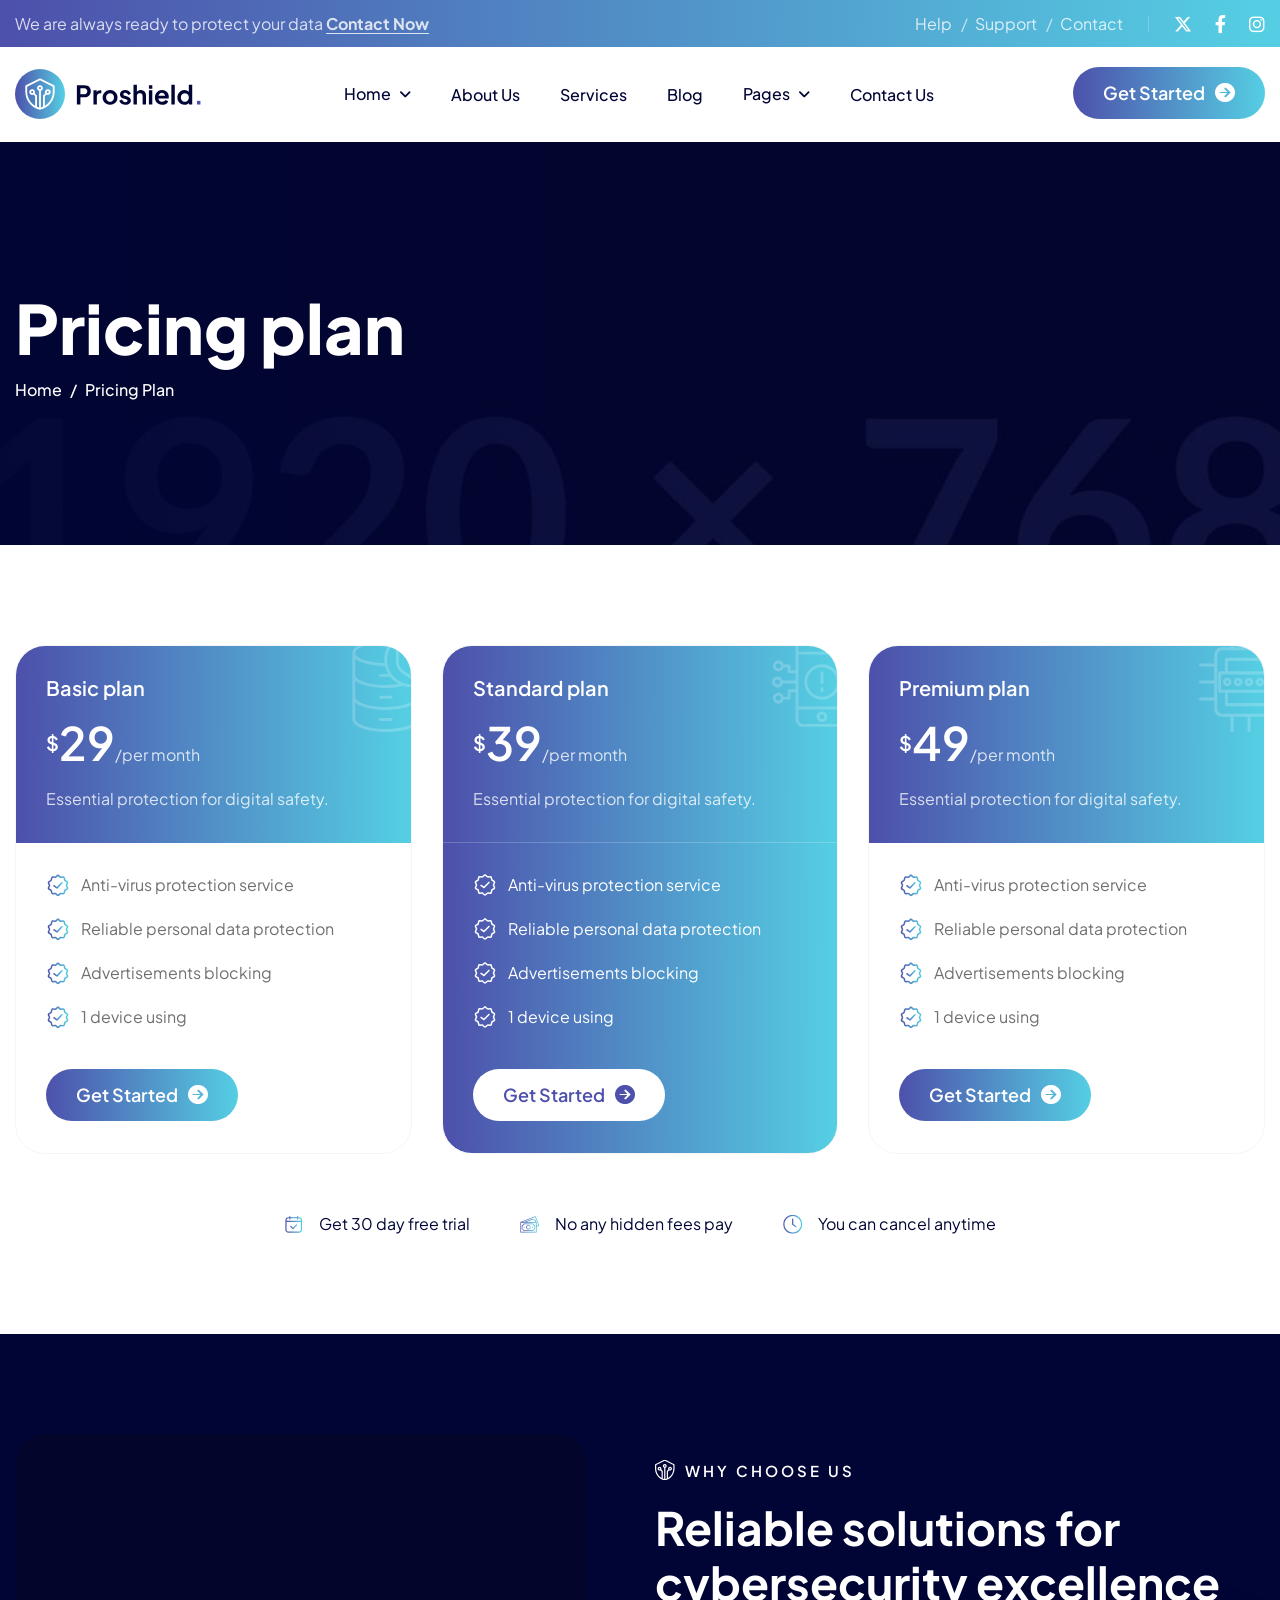
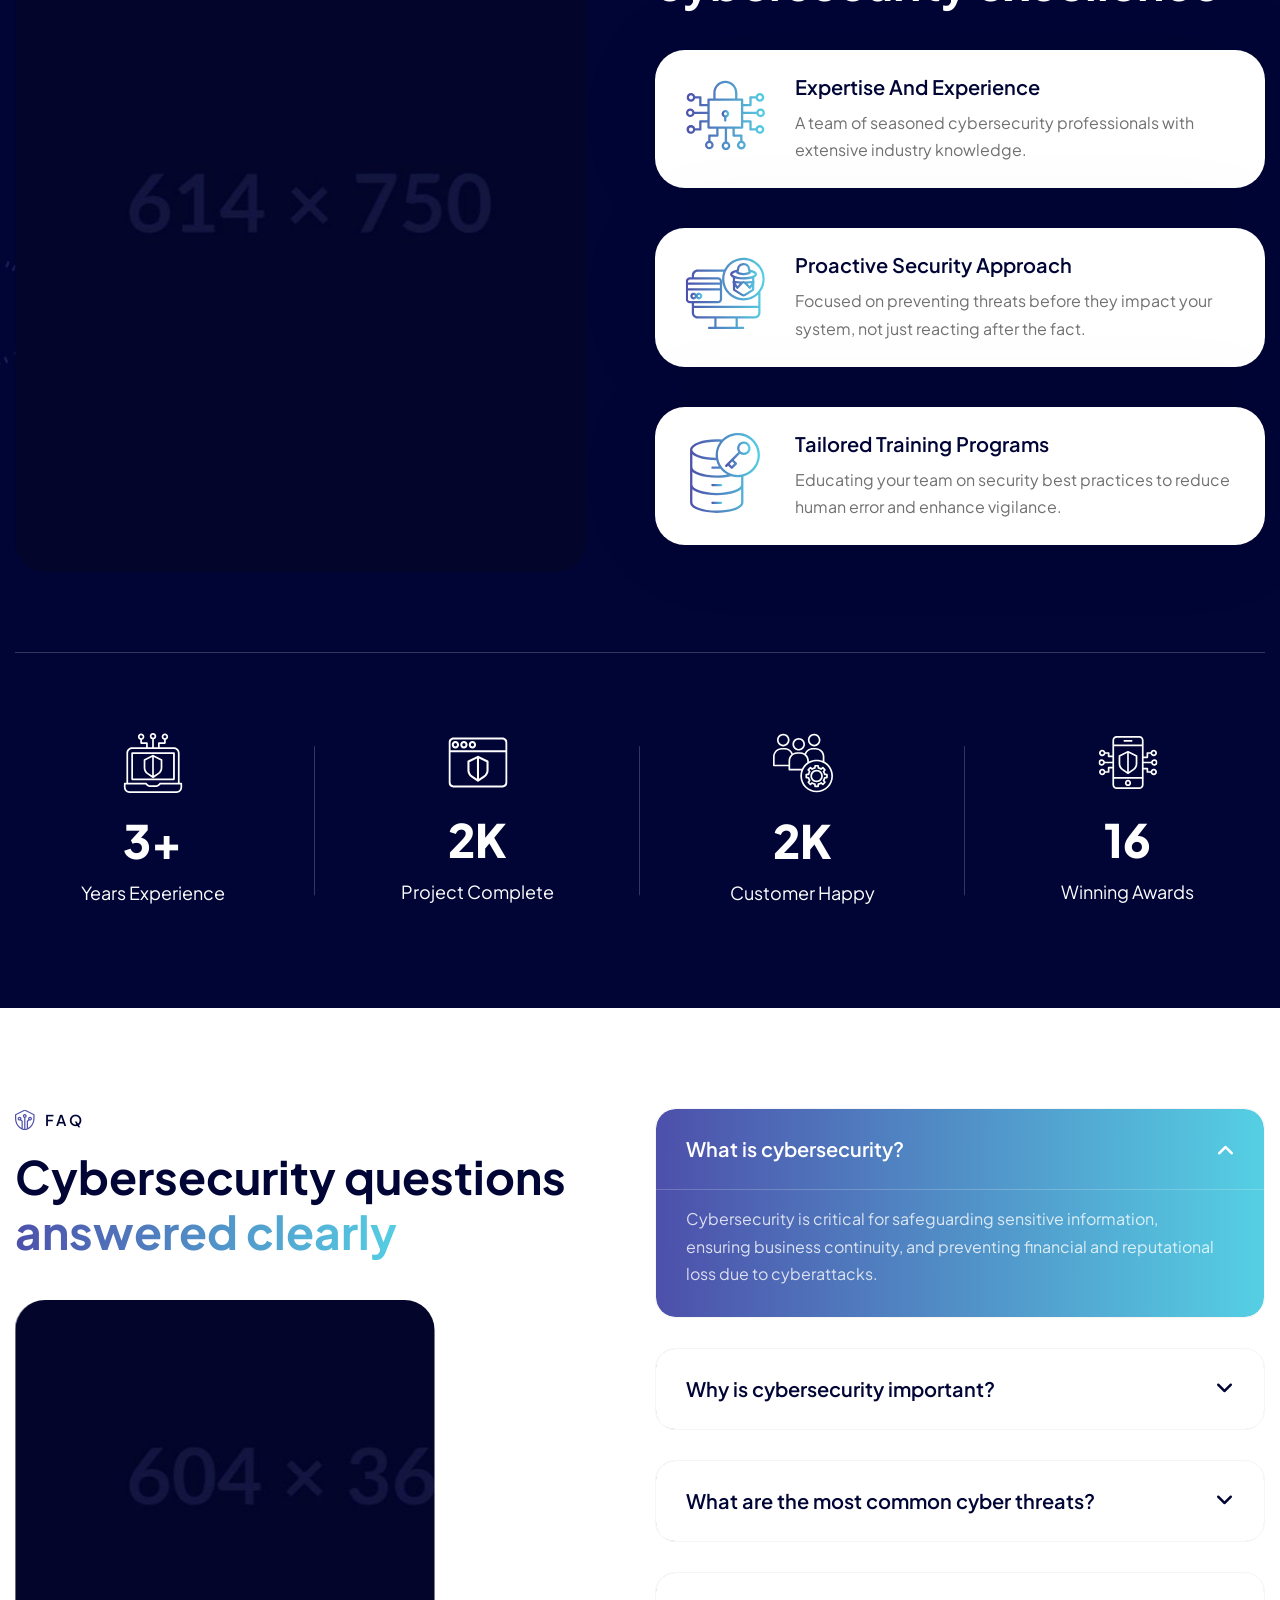
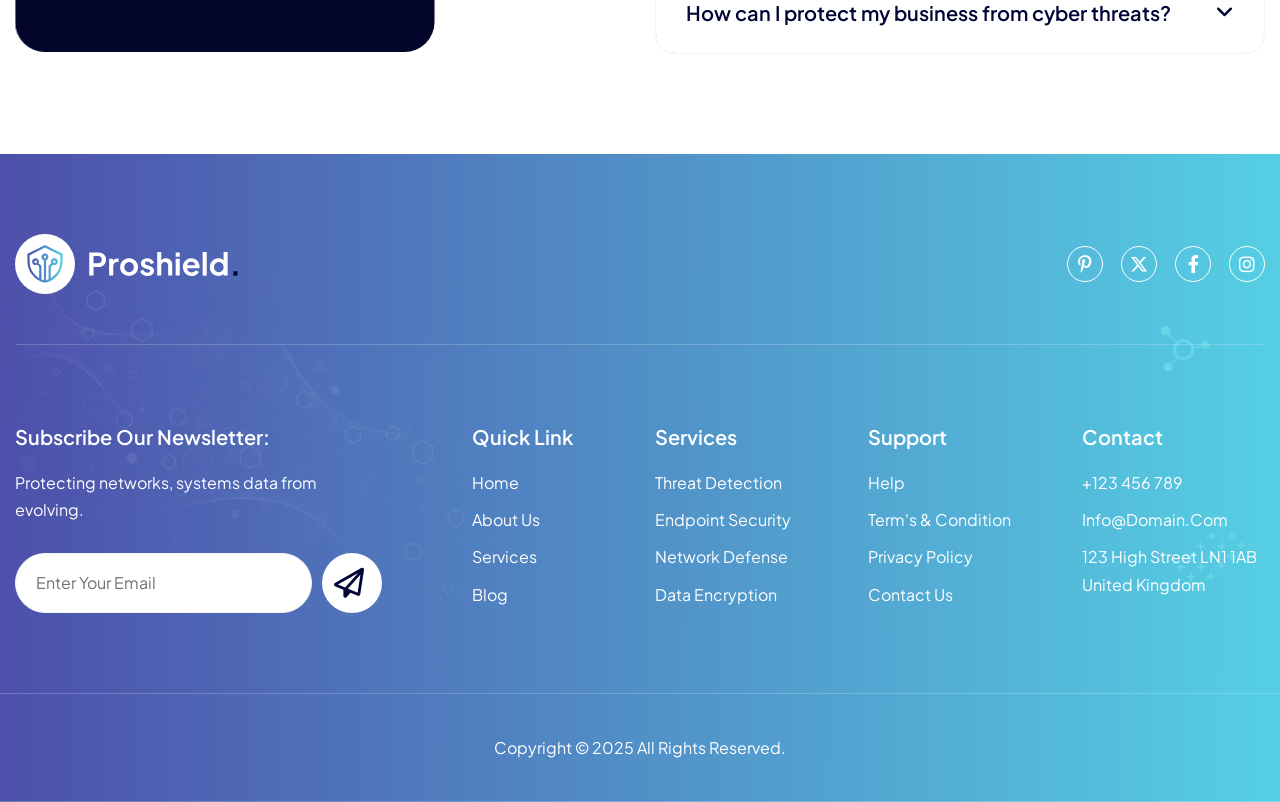
<file: pricing.html>
<!DOCTYPE html>
<html lang="zxx">
<head>
	<!-- Meta -->
	<meta charset="utf-8">
	<meta http-equiv="X-UA-Compatible" content="IE=edge">
	<meta name="viewport" content="width=device-width, initial-scale=1.0, maximum-scale=1">
	<meta name="description" content="">
	<meta name="keywords" content="">
	<meta name="author" content="Awaiken">
	<!-- Page Title -->
    <title>Proshield - Cyber Security Services HTML Template</title>
	<!-- Favicon Icon -->
	<link rel="shortcut icon" type="image/x-icon" href="images/favicon.png">
	<!-- Google Fonts Css-->
	<link rel="preconnect" href="https://fonts.googleapis.com">
    <link rel="preconnect" href="https://fonts.gstatic.com" crossorigin>
    <link href="https://fonts.googleapis.com/css2?family=Plus+Jakarta+Sans:ital,wght@0,200..800;1,200..800&display=swap" rel="stylesheet">
	<!-- Bootstrap Css -->
	<link href="css/bootstrap.min.css" rel="stylesheet" media="screen">
	<!-- SlickNav Css -->
	<link href="css/slicknav.min.css" rel="stylesheet">
	<!-- Swiper Css -->
	<link rel="stylesheet" href="css/swiper-bundle.min.css">
	<!-- Font Awesome Icon Css-->
	<link href="css/all.min.css" rel="stylesheet" media="screen">
	<!-- Animated Css -->
	<link href="css/animate.css" rel="stylesheet">
    <!-- Magnific Popup Core Css File -->
	<link rel="stylesheet" href="css/magnific-popup.css">
	<!-- Mouse Cursor Css File -->
	<link rel="stylesheet" href="css/mousecursor.css">
	<!-- Main Custom Css -->
	<link href="css/custom.css" rel="stylesheet" media="screen">
</head>
<body>

    <!-- Preloader Start -->
	<div class="preloader">
		<div class="loading-container">
			<div class="loading"></div>
			<div id="loading-icon"><img src="images/loader.svg" alt=""></div>
		</div>
	</div>
	<!-- Preloader End -->

    <!-- Topbar Section Start -->
    <div class="topbar">
        <div class="container">
            <div class="row align-items-center">
                <div class="col-md-7">
                    <div class="topbar-info-text">
                        <p>We are always ready to protect your data <a href="contact.html">Contact now</a></p>
                    </div>
                </div>
                
                <div class="col-md-5">
                    <!-- Topbar Social Links Start -->
                    <div class="topbar-links">
                        <!-- Topbar Contact Information Start -->
                        <div class="topbar-contact-info">
                            <ul>
                                <li><a href="#">Help</a></li>
                                <li><a href="#">Support</a></li>
                                <li><a href="contact.html">Contact</a></li>
                            </ul>
                        </div>
                        <!-- Topbar Contact Information End -->

                        <!-- Topbar Social Links Start -->
                        <div class="topbar-social-links">
                            <ul>
                                <li><a href="#"><i class="fa-brands fa-x-twitter"></i></a></li>
                                <li><a href="#"><i class="fa-brands fa-facebook-f"></i></a></li>
                                <li><a href="#"><i class="fa-brands fa-instagram"></i></a></li>
                            </ul>
                        </div>
                        <!-- Topbar Social Links End -->
                    </div>
                    <!-- Topbar Social Links End -->
                </div>
            </div>
        </div>
    </div>
    <!-- Topbar Section End -->

    <!-- Header Start -->
	<header class="main-header">
		<div class="header-sticky">
			<nav class="navbar navbar-expand-lg">
				<div class="container">
					<!-- Logo Start -->
					<a class="navbar-brand" href="./">
						<img src="images/logo.svg" alt="Logo">
					</a>
					<!-- Logo End -->

					<!-- Main Menu Start -->
					<div class="collapse navbar-collapse main-menu">
                        <div class="nav-menu-wrapper">
                            <ul class="navbar-nav mr-auto" id="menu">
                                <li class="nav-item submenu"><a class="nav-link" href="./">Home</a>
                                    <ul>
                                        <li class="nav-item"><a class="nav-link" href="index.html">Home - Image</a></li>
                                        <li class="nav-item"><a class="nav-link" href="index-video.html">Home - Video</a></li>
                                        <li class="nav-item"><a class="nav-link" href="index-slider.html">Home - Slider</a></li>
                                    </ul>
                                </li>                                
                                <li class="nav-item"><a class="nav-link" href="about.html">About Us</a>
                                <li class="nav-item"><a class="nav-link" href="services.html">Services</a></li>
                                <li class="nav-item"><a class="nav-link" href="blog.html">Blog</a></li>
                                <li class="nav-item submenu"><a class="nav-link" href="#">Pages</a>
                                    <ul>                                        
                                        <li class="nav-item"><a class="nav-link" href="service-single.html">Service Details</a></li>
                                        <li class="nav-item"><a class="nav-link" href="blog-single.html">Blog Details</a></li>
                                        <li class="nav-item"><a class="nav-link" href="projects.html">Projects</a></li>
                                        <li class="nav-item"><a class="nav-link" href="project-single.html">Project Details</a></li>
                                        <li class="nav-item"><a class="nav-link" href="team.html">Our Team</a></li>
                                        <li class="nav-item"><a class="nav-link" href="team-single.html">Team Details</a></li>
                                        <li class="nav-item"><a class="nav-link" href="pricing.html">Pricing</a></li>
                                        <li class="nav-item"><a class="nav-link" href="testimonials.html">Testimonials</a></li>
                                        <li class="nav-item"><a class="nav-link" href="image-gallery.html">Image Gallery</a></li>
                                        <li class="nav-item"><a class="nav-link" href="video-gallery.html">Video Gallery</a></li>
                                        <li class="nav-item"><a class="nav-link" href="faqs.html">FAQs</a></li>
                                        <li class="nav-item"><a class="nav-link" href="404.html">404</a></li>
                                    </ul>
                                </li>
                                <li class="nav-item"><a class="nav-link" href="contact.html">Contact Us</a></li>                         
                            </ul>
                        </div>

                        <!-- Header Btn Start -->
                        <div class="header-btn">
                            <a href="contact.html" class="btn-default">get started</a>
                        </div>
                        <!-- Header Btn End -->
					</div>
					<!-- Main Menu End -->
					<div class="navbar-toggle"></div>
				</div>
			</nav>
			<div class="responsive-menu"></div>
		</div>
	</header>
	<!-- Header End -->

    <!-- Page Header Start -->
    <div class="page-header parallaxie">
        <div class="container">
            <div class="row align-items-center">
                <div class="col-lg-12">
                    <!-- Page Header Box Start -->
                    <div class="page-header-box">
                        <h1 class="wow fadeInUp" data-cursor="-opaque">Pricing plan</h1>
                        <nav class="wow fadeInUp" data-wow-delay="0.2s">
                            <ol class="breadcrumb">
                                <li class="breadcrumb-item"><a href="./">home</a></li>
                                <li class="breadcrumb-item active" aria-current="page">pricing plan</li>
                            </ol>
                        </nav>
                    </div>
                    <!-- Page Header Box End -->
                </div>
            </div>
        </div>
    </div>
    <!-- Page Header End -->

    <!-- Page Pricing Start -->
    <div class="page-pricing">
        <div class="container">
            <div class="row">
                <div class="col-lg-4 col-md-6">
                    <!-- Pricing Box Start -->
                    <div class="pricing-item wow fadeInUp">
                        <!-- Pricing Header Start -->
                        <div class="pricing-header">
                            <h3>Basic plan</h3>
                            <h2><sup>$</sup>29<sub>/per month</sub></h2>
                            <p>Essential protection for digital safety.</p>
            
                            <div class="icon-box">
                                <img src="images/icon-pricing-1.svg" alt="">
                            </div>
                        </div>
                        <!-- Pricing Header End -->
            
                        <!-- Pricing Body Start -->
                        <div class="pricing-body">
                            <div class="pricing-list">
                                <ul>
                                    <li>Anti-virus protection service</li>
                                    <li>Reliable personal data protection</li>
                                    <li>Advertisements blocking</li>
                                    <li>1 device using</li>
                                </ul>
                            </div>
            
                            <!-- Pricing Button Start -->
                            <div class="pricing-btn">
                                <a href="#" class="btn-default">get started</a>
                            </div>
                            <!-- Pricing Button End -->
                        </div>
                        <!-- Pricing Body End -->
                    </div>
                    <!-- Pricing Box End -->
                </div>
                
                <div class="col-lg-4 col-md-6">
                    <!-- Pricing Box Start -->
                    <div class="pricing-item highlighted-box wow fadeInUp" data-wow-delay="0.2s">
                        <!-- Pricing Header Start -->
                        <div class="pricing-header">
                            <h3>Standard plan</h3>
                            <h2><sup>$</sup>39<sub>/per month</sub></h2>
                            <p>Essential protection for digital safety.</p>
            
                            <div class="icon-box">
                                <img src="images/icon-pricing-2.svg" alt="">
                            </div>
                        </div>
                        <!-- Pricing Header End -->
            
                        <!-- Pricing Body Start -->
                        <div class="pricing-body">
                            <div class="pricing-list">
                                <ul>
                                    <li>Anti-virus protection service</li>
                                    <li>Reliable personal data protection</li>
                                    <li>Advertisements blocking</li>
                                    <li>1 device using</li>
                                </ul>
                            </div>
            
                            <!-- Pricing Button Start -->
                            <div class="pricing-btn">
                                <a href="#" class="btn-default btn-highlighted">get started</a>
                            </div>
                            <!-- Pricing Button End -->
                        </div>
                        <!-- Pricing Body End -->
                    </div>
                    <!-- Pricing Box End -->
                </div>
                
                <div class="col-lg-4 col-md-6">
                    <!-- Pricing Box Start -->
                    <div class="pricing-item wow fadeInUp" data-wow-delay="0.4s">
                        <!-- Pricing Header Start -->
                        <div class="pricing-header">
                            <h3>Premium plan</h3>
                            <h2><sup>$</sup>49<sub>/per month</sub></h2>
                            <p>Essential protection for digital safety.</p>
            
                            <div class="icon-box">
                                <img src="images/icon-pricing-3.svg" alt="">
                            </div>
                        </div>
                        <!-- Pricing Header End -->
            
                        <!-- Pricing Body Start -->
                        <div class="pricing-body">
                            <div class="pricing-list">
                                <ul>
                                    <li>Anti-virus protection service</li>
                                    <li>Reliable personal data protection</li>
                                    <li>Advertisements blocking</li>
                                    <li>1 device using</li>
                                </ul>
                            </div>
            
                            <!-- Pricing Button Start -->
                            <div class="pricing-btn">
                                <a href="#" class="btn-default">get started</a>
                            </div>
                            <!-- Pricing Button End -->
                        </div>
                        <!-- Pricing Body End -->
                    </div>
                    <!-- Pricing Box End -->
                </div>
            
                <div class="col-lg-12">
                    <!-- Pricing Benifit List Start -->
                    <div class="pricing-benefit-list wow fadeInUp" data-wow-delay="0.6s">
                        <ul>
                            <li><img src="images/icon-pricing-benefit-1.svg" alt="">Get 30 day free trial</li>
                            <li><img src="images/icon-pricing-benefit-2.svg" alt="">No any hidden fees pay</li>
                            <li><img src="images/icon-pricing-benefit-3.svg" alt="">You can  cancel anytime </li>
                        </ul>
                    </div>
                    <!-- Pricing Benifit List End -->
                </div>
            </div>
        </div>
    </div>
    <!-- Page Pricing End -->

    <!-- Why Choose Us Section Start -->
    <div class="why-choose-us">
        <div class="container">
            <div class="row align-items-center">
                <div class="col-lg-6">
                    <!-- Why Choose Image Start -->
                    <div class="why-choose-image">
                        <figure class="image-anime reveal">
                            <img src="images/why-choose-image.jpg" alt="">
                        </figure>
                    </div>
                    <!-- Why Choose Image End -->
                </div>

                <div class="col-lg-6">
                    <!-- Why Choose Content Start -->
                    <div class="why-choose-content">
                        <!-- Section Title Start -->
                        <div class="section-title dark-section">
                            <h3 class="wow fadeInUp">why choose us</h3>
                            <h2 class="wow fadeInUp" data-wow-delay="0.2s" data-cursor="-opaque">Reliable solutions for cybersecurity excellence</h2>
                        </div>
                        <!-- Section Title End -->

                        <!-- Why Choose List Start -->
                        <div class="why-choose-list">
                            <!-- Why Choose Item Start -->
                            <div class="why-choose-item wow fadeInUp" data-wow-delay="0.4s">
                                <div class="icon-box">
                                    <img src="images/icon-why-choose-1.svg" alt="">
                                </div>
                                <div class="why-choose-item-content">
                                    <h3>expertise and experience</h3>
                                    <p>A team of seasoned cybersecurity professionals with extensive industry knowledge.</p>
                                </div>
                            </div>
                            <!-- Why Choose Item End -->

                            <!-- Why Choose Item Start -->
                            <div class="why-choose-item wow fadeInUp" data-wow-delay="0.6s">
                                <div class="icon-box">
                                    <img src="images/icon-why-choose-2.svg" alt="">
                                </div>
                                <div class="why-choose-item-content">
                                    <h3>proactive security approach</h3>
                                    <p>Focused on preventing threats before they impact your system, not just reacting after the fact.</p>
                                </div>
                            </div>
                            <!-- Why Choose Item End -->

                            <!-- Why Choose Item Start -->
                            <div class="why-choose-item wow fadeInUp" data-wow-delay="0.8s">
                                <div class="icon-box">
                                    <img src="images/icon-why-choose-3.svg" alt="">
                                </div>
                                <div class="why-choose-item-content">
                                    <h3>tailored training programs</h3>
                                    <p>Educating your team on security best practices to reduce human error and enhance vigilance.</p>
                                </div>
                            </div>
                            <!-- Why Choose Item End -->
                        </div>
                        <!-- Why Choose List End -->
                    </div>
                    <!-- Why Choose Content End -->
                </div>

                <div class="col-lg-12">
                    <!-- Why Choose Counter List Start -->
                    <div class="why-choose-counter-list">
                        <!-- Why Choose Counter Item Start -->
                        <div class="why-choose-counter-item">
                            <div class="icon-box">
                                <img src="images/icon-why-choose-counter-1.svg" alt="">
                            </div>
                            <div class="why-choose-counter-content">
                                <h3><span class="counter">25</span>+</h3>
                                <p>Years Experience</p>
                            </div>
                        </div>
                        <!-- Why Choose Counter Item End -->

                        <!-- Why Choose Counter Item Start -->
                        <div class="why-choose-counter-item">
                            <div class="icon-box">
                                <img src="images/icon-why-choose-counter-2.svg" alt="">
                            </div>
                            <div class="why-choose-counter-content">
                                <h3><span class="counter">15</span>K</h3>
                                <p>project complete</p>
                            </div>
                        </div>
                        <!-- Why Choose Counter Item End -->

                        <!-- Why Choose Counter Item Start -->
                        <div class="why-choose-counter-item">
                            <div class="icon-box">
                                <img src="images/icon-why-choose-counter-3.svg" alt="">
                            </div>
                            <div class="why-choose-counter-content">
                                <h3><span class="counter">16</span>K</h3>
                                <p>customer happy</p>
                            </div>
                        </div>
                        <!-- Why Choose Counter Item End -->

                        <!-- Why Choose Counter Item Start -->
                        <div class="why-choose-counter-item">
                            <div class="icon-box">
                                <img src="images/icon-why-choose-counter-4.svg" alt="">
                            </div>
                            <div class="why-choose-counter-content">
                                <h3><span class="counter">120</span></h3>
                                <p>winning awards</p>
                            </div>
                        </div>
                        <!-- Why Choose Counter Item End -->
                    </div>
                    <!-- Why Choose Counter List End -->
                </div>
            </div>
        </div>
    </div>
    <!-- Why Choose Us Section End -->

    <!-- Our Faqs Section Start -->
    <div class="our-faqs">
        <div class="container">
            <div class="row align-items-center">
                <div class="col-lg-6">
                    <!-- Faqs Content Start -->
                    <div class="faq-content">
                        <!-- Section Title Start -->
                        <div class="section-title">
                            <h3 class="wow fadeInUp">faq</h3>
                            <h2 class="wow fadeInUp" data-wow-delay="0.2s" data-cursor="-opaque">Cybersecurity questions <span>answered clearly</span></h2>
                        </div>
                        <!-- Section Title End -->

                        <!-- Faqs Image Start -->
                        <div class="faq-image">
                            <figure class="image-anime reveal">
                                <img src="images/faq-image.jpg" alt="">
                            </figure>
                        </div>
                        <!-- Faqs Image End -->
                    </div>
                    <!-- Faqs Content End -->
                </div>
                <div class="col-lg-6">
                    <!-- FAQ Accordion Start -->
                    <div class="faq-accordion" id="accordion">
                        <!-- FAQ Item Start -->
                        <div class="accordion-item wow fadeInUp">
                            <h2 class="accordion-header" id="heading1">
                                <button class="accordion-button" type="button" data-bs-toggle="collapse" data-bs-target="#collapse1" aria-expanded="true" aria-controls="collapse1">
                                    What is cybersecurity?
                                </button>
                            </h2>
                            <div id="collapse1" class="accordion-collapse collapse show" aria-labelledby="heading1" data-bs-parent="#accordion">
                                <div class="accordion-body">
                                    <p>Cybersecurity is critical for safeguarding sensitive information, ensuring business continuity, and preventing financial and reputational loss due to cyberattacks.</p>
                                </div>
                            </div>
                        </div>
                        <!-- FAQ Item End -->

                        <!-- FAQ Item Start -->
                        <div class="accordion-item wow fadeInUp" data-wow-delay="0.2s">
                            <h2 class="accordion-header" id="heading2">
                                <button class="accordion-button collapsed" type="button" data-bs-toggle="collapse" data-bs-target="#collapse2" aria-expanded="false" aria-controls="collapse2">
                                    Why is cybersecurity important?
                                </button>
                            </h2>
                            <div id="collapse2" class="accordion-collapse collapse" aria-labelledby="heading2" data-bs-parent="#accordion">
                                <div class="accordion-body">
                                    <p>Cybersecurity is critical for safeguarding sensitive information, ensuring business continuity, and preventing financial and reputational loss due to cyberattacks.</p>
                                </div>
                            </div>
                        </div>
                        <!-- FAQ Item End -->

                        <!-- FAQ Item Start -->
                        <div class="accordion-item wow fadeInUp" data-wow-delay="0.4s">
                            <h2 class="accordion-header" id="heading3">
                                <button class="accordion-button collapsed" type="button" data-bs-toggle="collapse" data-bs-target="#collapse3" aria-expanded="false" aria-controls="collapse3">
                                    What are the most common cyber threats?
                                </button>
                            </h2>
                            <div id="collapse3" class="accordion-collapse collapse" aria-labelledby="heading3" data-bs-parent="#accordion">
                                <div class="accordion-body">
                                    <p>Cybersecurity is critical for safeguarding sensitive information, ensuring business continuity, and preventing financial and reputational loss due to cyberattacks.</p>
                                </div>
                            </div>
                        </div>
                        <!-- FAQ Item End -->

                        <!-- FAQ Item Start -->
                        <div class="accordion-item wow fadeInUp" data-wow-delay="0.6s">
                            <h2 class="accordion-header" id="heading4">
                                <button class="accordion-button collapsed" type="button" data-bs-toggle="collapse" data-bs-target="#collapse4" aria-expanded="false" aria-controls="collapse4">
                                    How can I protect my business from cyber threats?
                                </button>
                            </h2>
                            <div id="collapse4" class="accordion-collapse collapse" aria-labelledby="heading4" data-bs-parent="#accordion">
                                <div class="accordion-body">
                                    <p>Cybersecurity is critical for safeguarding sensitive information, ensuring business continuity, and preventing financial and reputational loss due to cyberattacks.</p>
                                </div>
                            </div>
                        </div>
                        <!-- FAQ Item End -->
                    </div>
                    <!-- FAQ Accordion End -->
                </div>
            </div>
        </div>
    </div>
    <!-- Our Faqs Section End -->

    <!-- Main Footer Section Start -->
    <footer class="main-footer">
        <div class="container">
            <div class="row">
                <div class="col-lg-12">
                    <!-- Footer Header Start -->
                    <div class="footer-header">
                        <!-- Footer Logo Start -->
                        <div class="footer-logo">
                            <img src="images/footer-logo.svg" alt="">
                        </div>
                        <!-- Footer Logo End -->
                        
                        <!-- Footer Social Links Start -->
                        <div class="footer-social-links">
                            <ul>
                                <li><a href="#"><i class="fa-brands fa-pinterest-p"></i></a></li>
                                <li><a href="#"><i class="fa-brands fa-x-twitter"></i></a></li>
                                <li><a href="#"><i class="fa-brands fa-facebook-f"></i></a></li>
                                <li><a href="#"><i class="fa-brands fa-instagram"></i></a></li>
                            </ul>
                        </div>
                        <!-- Footer Social Links End -->
                    </div>
                    <!-- Footer Header End -->
                </div>

                <div class="col-lg-4">
                    <!-- Footer Newsletter Form Start -->
                    <div class="footer-links footer-newsletter-form">
                        <h3>Subscribe our newsletter:</h3>
                        <p>Protecting networks, systems data from evolving. </p>
                        <form id="newsletterForm" action="#" method="POST">
                            <div class="form-group">
                                <input type="email" name="email" class="form-control" id="mail" placeholder="Enter Your Email" required="">
                                <button type="submit" class="newsletter-btn"><i class="fa-regular fa-paper-plane"></i></button>
                            </div>
                        </form>
                    </div>
                    <!-- Footer Newsletter Form End -->
                </div>

                <div class="col-lg-2 col-md-3 col-6">
                    <!-- Footer Links Start -->
                    <div class="footer-links footer-quick-links">
                        <h3>Quick link</h3>
                        <ul>
                            <li><a href="index.html">home</a></li>
                            <li><a href="about.html">about us</a></li>
                            <li><a href="services.html">services</a></li>
                            <li><a href="blog-single.html">blog</a></li>
                        </ul>
                    </div>
                    <!-- Footer Links End -->
                </div>
                
                <div class="col-lg-2 col-md-3 col-6">
                    <!-- Footer Links Start -->
                    <div class="footer-links">
                        <h3>Services</h3>
                        <ul>
                            <li><a href="service-single.html">Threat detection</a></li>
                            <li><a href="service-single.html">Endpoint security</a></li>
                            <li><a href="service-single.html">Network defense</a></li>
                            <li><a href="service-single.html">Data encryption</a></li>
                        </ul>
                    </div>
                    <!-- Footer Links End -->
                </div>
                
                <div class="col-lg-2 col-md-3 col-6">
                    <!-- Footer Links Start -->
                    <div class="footer-links">
                        <h3>Support</h3>
                        <ul>
                            <li><a href="#">Help</a></li>
                            <li><a href="#">Term's & condition </a></li>
                            <li><a href="#">Privacy policy</a></li>
                            <li><a href="contact.html">Contact us</a></li>
                        </ul>
                    </div>
                    <!-- Footer Links End -->
                </div>
                
                <div class="col-lg-2 col-md-3 col-6">
                    <!-- Footer Links Start -->
                    <div class="footer-links">
                        <h3>Contact</h3>
                        <ul>
                            <li><a href="tel:+123456789">+123 456 789</a></li>
                            <li><a href="mailto:info@domain.com">info@domain.com</a></li>
                            <li>123 High Street LN1 1AB United Kingdom</li>
                        </ul>
                    </div>
                    <!-- Footer Links End -->
                </div>
            </div>
        </div>

        <!-- Footer Copyright Start -->
        <div class="footer-copyright">
            <div class="container">
                <div class="row">
                    <div class="col-md-12">
                        <!-- Footer Copyright Text Start -->
                        <div class="footer-copyright-text">
                            <p>Copyright © 2025 All Rights Reserved.</p>
                        </div>
                        <!-- Footer Copyright Text End -->
                    </div>
                </div>
            </div>
        </div>
        <!-- Footer Copyright End -->
    </footer>
    <!-- Main Footer Section End -->
    
    <!-- Jquery Library File -->
    <script src="js/jquery-3.7.1.min.js"></script>
    <!-- Bootstrap js file -->
    <script src="js/bootstrap.min.js"></script>
    <!-- Validator js file -->
    <script src="js/validator.min.js"></script>
    <!-- SlickNav js file -->
    <script src="js/jquery.slicknav.js"></script>
    <!-- Swiper js file -->
    <script src="js/swiper-bundle.min.js"></script>
    <!-- Counter js file -->
    <script src="js/jquery.waypoints.min.js"></script>
    <script src="js/jquery.counterup.min.js"></script>
    <!-- Magnific js file -->
    <script src="js/jquery.magnific-popup.min.js"></script>
    <!-- SmoothScroll -->
    <script src="js/SmoothScroll.js"></script>
    <!-- Parallax js -->
    <script src="js/parallaxie.js"></script>
    <!-- MagicCursor js file -->
    <script src="js/gsap.min.js"></script>
    <script src="js/magiccursor.js"></script>
    <!-- Text Effect js file -->
    <script src="js/SplitText.js"></script>
    <script src="js/ScrollTrigger.min.js"></script>
    <!-- YTPlayer js File -->
    <script src="js/jquery.mb.YTPlayer.min.js"></script>
    <!-- Wow js file -->
    <script src="js/wow.min.js"></script>
    <!-- Main Custom js file -->
    <script src="js/function.js"></script>
</body>
</html>
</file>
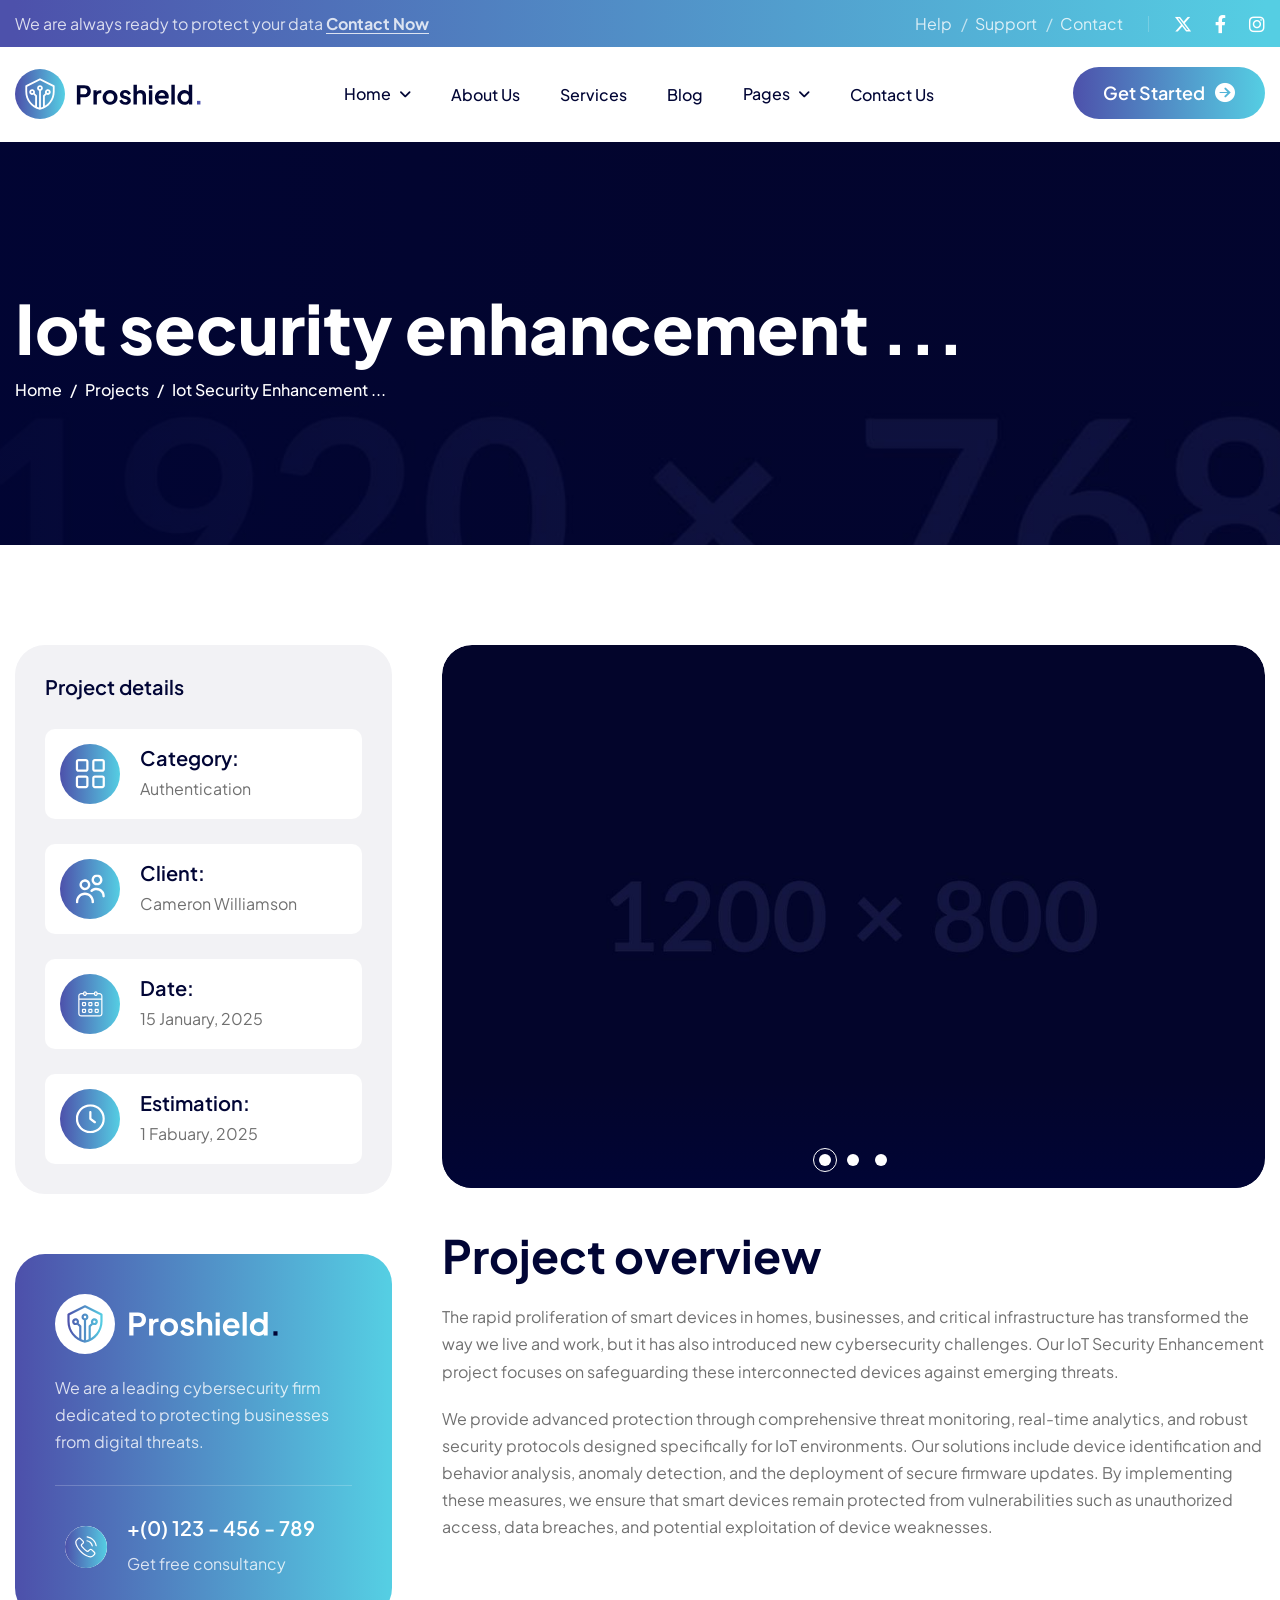
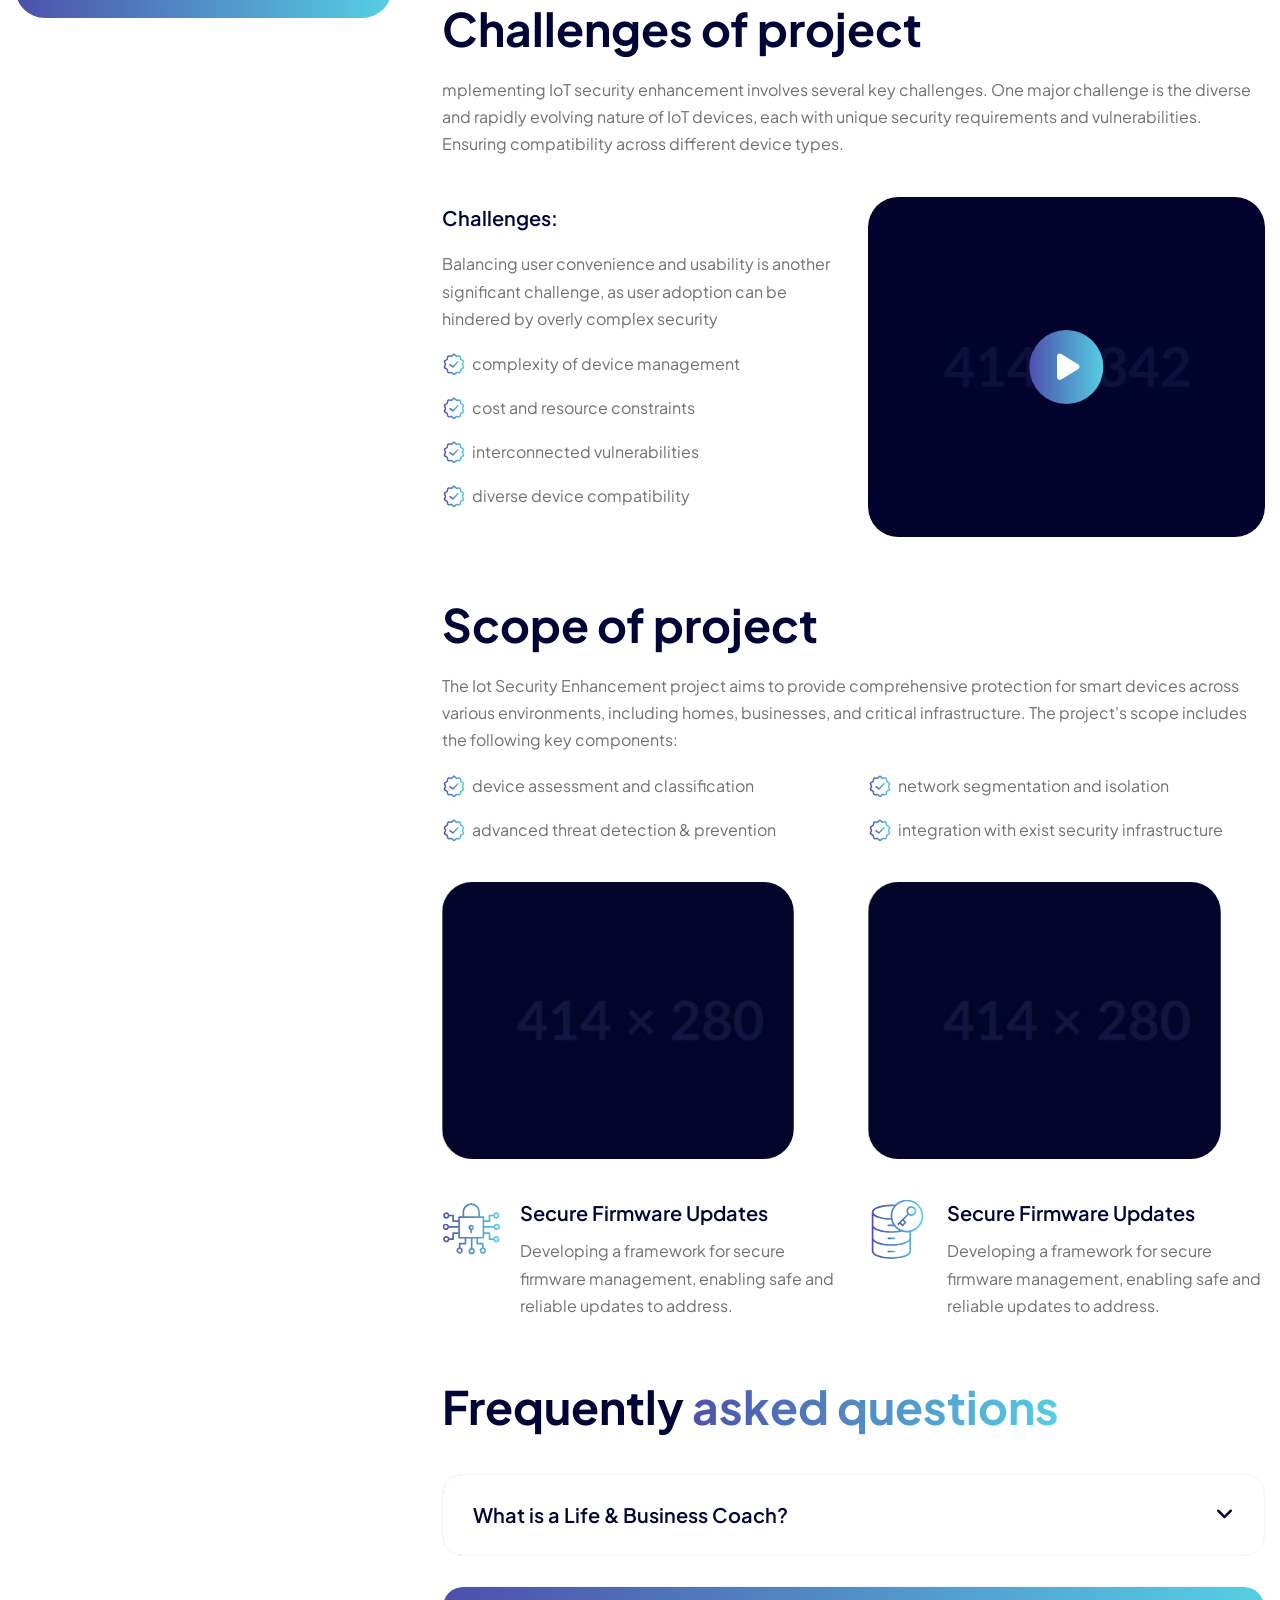
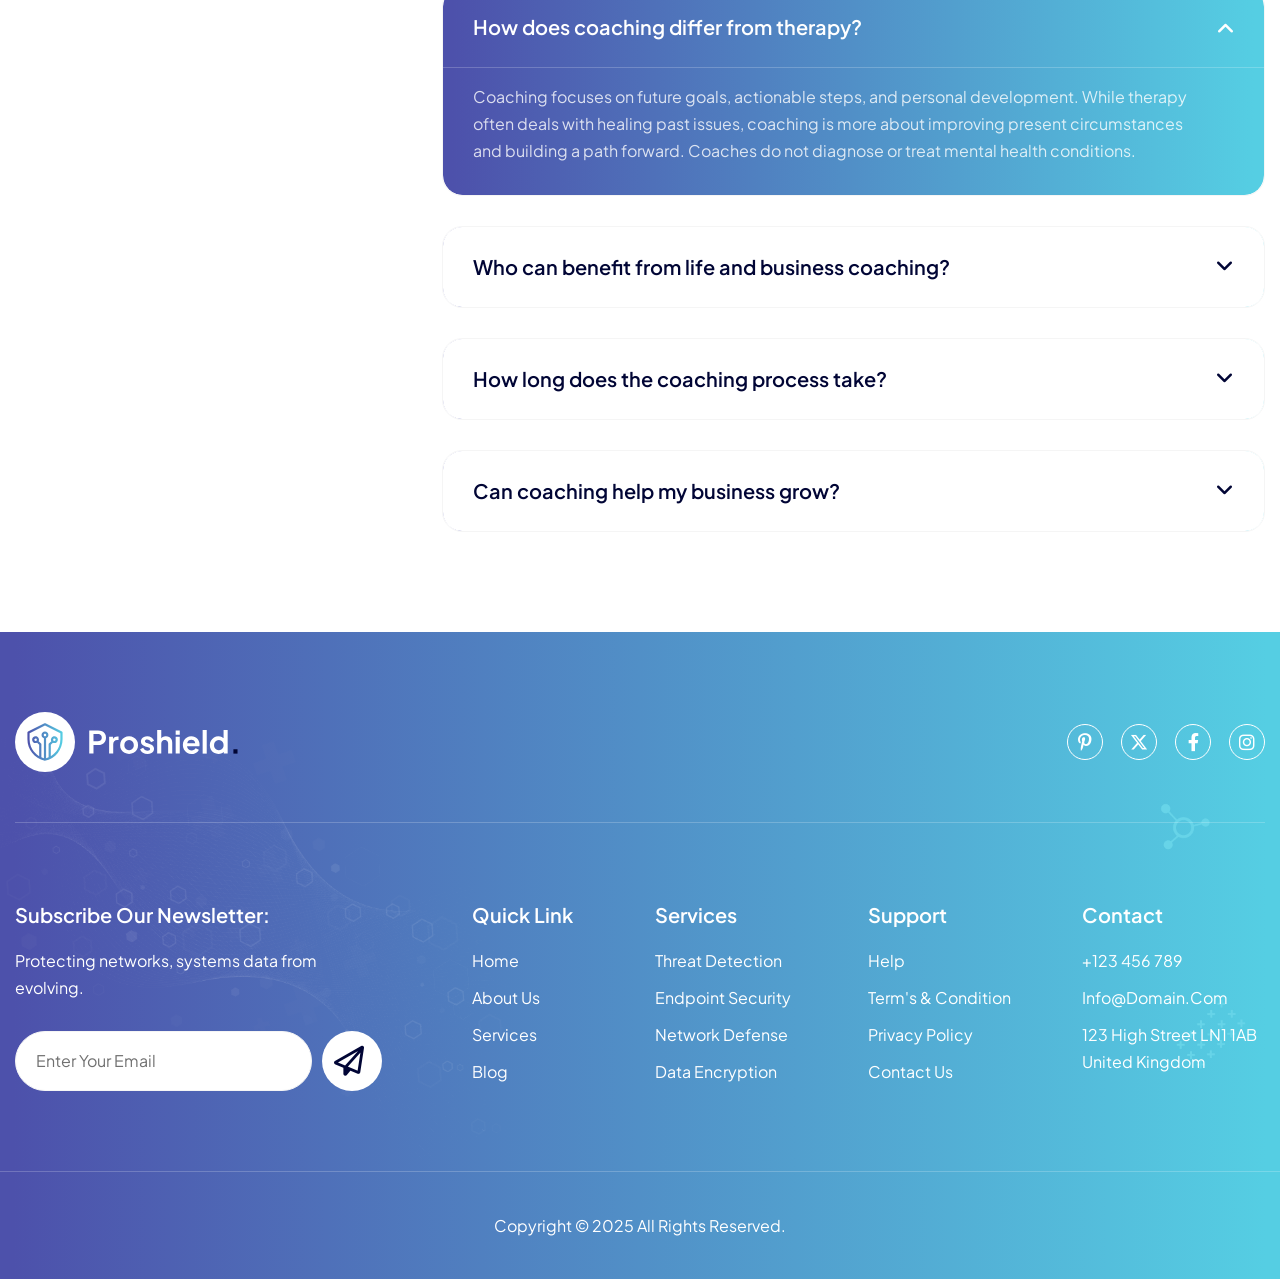
<file: project-single.html>
<!DOCTYPE html>
<html lang="zxx">
<head>
	<!-- Meta -->
	<meta charset="utf-8">
	<meta http-equiv="X-UA-Compatible" content="IE=edge">
	<meta name="viewport" content="width=device-width, initial-scale=1.0, maximum-scale=1">
	<meta name="description" content="">
	<meta name="keywords" content="">
	<meta name="author" content="Awaiken">
	<!-- Page Title -->
    <title>Proshield - Cyber Security Services HTML Template</title>
	<!-- Favicon Icon -->
	<link rel="shortcut icon" type="image/x-icon" href="images/favicon.png">
	<!-- Google Fonts Css-->
	<link rel="preconnect" href="https://fonts.googleapis.com">
    <link rel="preconnect" href="https://fonts.gstatic.com" crossorigin>
    <link href="https://fonts.googleapis.com/css2?family=Plus+Jakarta+Sans:ital,wght@0,200..800;1,200..800&display=swap" rel="stylesheet">
	<!-- Bootstrap Css -->
	<link href="css/bootstrap.min.css" rel="stylesheet" media="screen">
	<!-- SlickNav Css -->
	<link href="css/slicknav.min.css" rel="stylesheet">
	<!-- Swiper Css -->
	<link rel="stylesheet" href="css/swiper-bundle.min.css">
	<!-- Font Awesome Icon Css-->
	<link href="css/all.min.css" rel="stylesheet" media="screen">
	<!-- Animated Css -->
	<link href="css/animate.css" rel="stylesheet">
    <!-- Magnific Popup Core Css File -->
	<link rel="stylesheet" href="css/magnific-popup.css">
	<!-- Mouse Cursor Css File -->
	<link rel="stylesheet" href="css/mousecursor.css">
	<!-- Main Custom Css -->
	<link href="css/custom.css" rel="stylesheet" media="screen">
</head>
<body>

    <!-- Preloader Start -->
	<div class="preloader">
		<div class="loading-container">
			<div class="loading"></div>
			<div id="loading-icon"><img src="images/loader.svg" alt=""></div>
		</div>
	</div>
	<!-- Preloader End -->

    <!-- Topbar Section Start -->
    <div class="topbar">
        <div class="container">
            <div class="row align-items-center">
                <div class="col-md-7">
                    <div class="topbar-info-text">
                        <p>We are always ready to protect your data <a href="contact.html">Contact now</a></p>
                    </div>
                </div>
                
                <div class="col-md-5">
                    <!-- Topbar Social Links Start -->
                    <div class="topbar-links">
                        <!-- Topbar Contact Information Start -->
                        <div class="topbar-contact-info">
                            <ul>
                                <li><a href="#">Help</a></li>
                                <li><a href="#">Support</a></li>
                                <li><a href="contact.html">Contact</a></li>
                            </ul>
                        </div>
                        <!-- Topbar Contact Information End -->

                        <!-- Topbar Social Links Start -->
                        <div class="topbar-social-links">
                            <ul>
                                <li><a href="#"><i class="fa-brands fa-x-twitter"></i></a></li>
                                <li><a href="#"><i class="fa-brands fa-facebook-f"></i></a></li>
                                <li><a href="#"><i class="fa-brands fa-instagram"></i></a></li>
                            </ul>
                        </div>
                        <!-- Topbar Social Links End -->
                    </div>
                    <!-- Topbar Social Links End -->
                </div>
            </div>
        </div>
    </div>
    <!-- Topbar Section End -->

    <!-- Header Start -->
	<header class="main-header">
		<div class="header-sticky">
			<nav class="navbar navbar-expand-lg">
				<div class="container">
					<!-- Logo Start -->
					<a class="navbar-brand" href="./">
						<img src="images/logo.svg" alt="Logo">
					</a>
					<!-- Logo End -->

					<!-- Main Menu Start -->
					<div class="collapse navbar-collapse main-menu">
                        <div class="nav-menu-wrapper">
                            <ul class="navbar-nav mr-auto" id="menu">
                                <li class="nav-item submenu"><a class="nav-link" href="./">Home</a>
                                    <ul>
                                        <li class="nav-item"><a class="nav-link" href="index.html">Home - Image</a></li>
                                        <li class="nav-item"><a class="nav-link" href="index-video.html">Home - Video</a></li>
                                        <li class="nav-item"><a class="nav-link" href="index-slider.html">Home - Slider</a></li>
                                    </ul>
                                </li>                                
                                <li class="nav-item"><a class="nav-link" href="about.html">About Us</a>
                                <li class="nav-item"><a class="nav-link" href="services.html">Services</a></li>
                                <li class="nav-item"><a class="nav-link" href="blog.html">Blog</a></li>
                                <li class="nav-item submenu"><a class="nav-link" href="#">Pages</a>
                                    <ul>                                        
                                        <li class="nav-item"><a class="nav-link" href="service-single.html">Service Details</a></li>
                                        <li class="nav-item"><a class="nav-link" href="blog-single.html">Blog Details</a></li>
                                        <li class="nav-item"><a class="nav-link" href="projects.html">Projects</a></li>
                                        <li class="nav-item"><a class="nav-link" href="project-single.html">Project Details</a></li>
                                        <li class="nav-item"><a class="nav-link" href="team.html">Our Team</a></li>
                                        <li class="nav-item"><a class="nav-link" href="team-single.html">Team Details</a></li>
                                        <li class="nav-item"><a class="nav-link" href="pricing.html">Pricing</a></li>
                                        <li class="nav-item"><a class="nav-link" href="testimonials.html">Testimonials</a></li>
                                        <li class="nav-item"><a class="nav-link" href="image-gallery.html">Image Gallery</a></li>
                                        <li class="nav-item"><a class="nav-link" href="video-gallery.html">Video Gallery</a></li>
                                        <li class="nav-item"><a class="nav-link" href="faqs.html">FAQs</a></li>
                                        <li class="nav-item"><a class="nav-link" href="404.html">404</a></li>
                                    </ul>
                                </li>
                                <li class="nav-item"><a class="nav-link" href="contact.html">Contact Us</a></li>                         
                            </ul>
                        </div>

                        <!-- Header Btn Start -->
                        <div class="header-btn">
                            <a href="contact.html" class="btn-default">get started</a>
                        </div>
                        <!-- Header Btn End -->
					</div>
					<!-- Main Menu End -->
					<div class="navbar-toggle"></div>
				</div>
			</nav>
			<div class="responsive-menu"></div>
		</div>
	</header>
	<!-- Header End -->

    <!-- Page Header Start -->
    <div class="page-header parallaxie">
        <div class="container">
            <div class="row align-items-center">
                <div class="col-lg-12">
                    <!-- Page Header Box Start -->
                    <div class="page-header-box">
                        <h1 class="wow fadeInUp" data-cursor="-opaque">Iot security enhancement ...</h1>
                        <nav class="wow fadeInUp" data-wow-delay="0.2s">
                            <ol class="breadcrumb">
                                <li class="breadcrumb-item"><a href="./">home</a></li>
                                <li class="breadcrumb-item"><a href="projects.html">projects</a></li>
                                <li class="breadcrumb-item active" aria-current="page">Iot security enhancement ...</li>
                            </ol>
                        </nav>
                    </div>
                    <!-- Page Header Box End -->
                </div>
            </div>
        </div>
    </div>
    <!-- Page Header End -->

   <!-- Page Project Single Start -->
   <div class="page-project-single">
        <div class="container">
            <div class="row">
                <div class="col-lg-4">
                    <!-- Project Sidebar Start -->
                    <div class="page-single-sidebar">
                        <!-- Project Detail List Start -->
                        <div class="project-detail-list wow fadeInUp">
                            <!-- Project Detail Title Start -->
                            <div class="project-deatil-title">
                                <h3>Project details</h3>
                            </div>
                            <!-- Project Detail Title End -->

                            <!-- Project Detail Item Start -->
                            <div class="project-detail-item">
                                <div class="icon-box">
                                    <img src="images/icon-project-detail-1.svg" alt="">
                                </div>
                                <div class="project-detail-content">
                                    <h3>category:</h3>
                                    <p>Authentication</p>
                                </div>
                            </div>
                            <!-- Project Detail Item End -->
                            
                            <!-- Project Detail Item Start -->
                            <div class="project-detail-item">
                                <div class="icon-box">
                                    <img src="images/icon-project-detail-2.svg" alt="">
                                </div>
                                <div class="project-detail-content">
                                    <h3>client:</h3>
                                    <p>Cameron williamson</p>
                                </div>
                            </div>
                            <!-- Project Detail Item End -->
                            
                            <!-- Project Detail Item Start -->
                            <div class="project-detail-item">
                                <div class="icon-box">
                                    <img src="images/icon-project-detail-3.svg" alt="">
                                </div>
                                <div class="project-detail-content">
                                    <h3>date:</h3>
                                    <p>15 january, 2025</p>
                                </div>
                            </div>
                            <!-- Project Detail Item End -->
                            
                            <!-- Project Detail Item Start -->
                            <div class="project-detail-item">
                                <div class="icon-box">
                                    <img src="images/icon-project-detail-4.svg" alt="">
                                </div>
                                <div class="project-detail-content">
                                    <h3>estimation:</h3>
                                    <p>1 fabuary, 2025</p>
                                </div>
                            </div>
                            <!-- Project Detail Item End -->
                        </div>
                        <!-- Project Detail List End -->

                        <!-- Sidebar CTA Box Start -->
                        <div class="sidebar-cta-box wow fadeInUp" data-wow-delay="0.2s">
                            <div class="sidebar-cta-logo">
                                <img src="images/footer-logo.svg" alt="">
                            </div>
                            <div class="sidebar-cta-content">
                                <p>We are a leading cybersecurity firm dedicated to protecting businesses from digital threats.</p>
                            </div>
                            <div class="sidebar-cta-contact">
                                <div class="icon-box">
                                    <img src="images/icon-phone.svg" alt="">
                                </div>
                                <div class="sidebar-cta-contact-content">
                                    <h3><a href="tel:+123456789">+(0) 123 - 456 - 789</a></h3>
                                    <p>Get free consultancy</p>
                                </div>
                            </div>
                        </div>
                        <!-- Sidebar CTA Box End -->
                    </div>
                    <!-- Project Sidebar End -->
                </div>

                <div class="col-lg-8">
                    <!-- Project Single Content Start -->
                    <div class="project-single-content">
                        <!-- Page Single Sidebar Start -->
                        <div class="page-single-slider">
                            <div class="swiper">
                                <div class="swiper-wrapper">
                                    <!-- Swiper Slider Start -->
                                    <div class="swiper-slide">
                                        <figure class="image-anime" data-cursor-text="Drag">
                                            <img src="images/project-1.jpg" alt="">
                                        </figure>
                                    </div>
                                    <!-- Swiper Slider End -->
                                    
                                    <!-- Swiper Slider Start -->
                                    <div class="swiper-slide">
                                        <figure class="image-anime" data-cursor-text="Drag">
                                            <img src="images/project-2.jpg" alt="">
                                        </figure>
                                    </div>
                                    <!-- Swiper Slider End -->
                                    
                                    <!-- Swiper Slider Start -->
                                    <div class="swiper-slide">
                                        <figure class="image-anime" data-cursor-text="Drag">
                                            <img src="images/project-3.jpg" alt="">
                                        </figure>
                                    </div>
                                    <!-- Swiper Slider End -->
                                </div>
                                <div class="page-single-pagination"></div>
                            </div>
                        </div>
                        <!-- Page Single Sidebar End -->

                        <!-- Project Entry Start -->
                        <div class="project-entry">
                            <h2 class="wow fadeInUp">Project overview</h2>

                            <p class="wow fadeInUp" data-wow-delay="0.2s">The rapid proliferation of smart devices in homes, businesses, and critical infrastructure has transformed the way we live and work, but it has also introduced new cybersecurity challenges. Our IoT Security Enhancement project focuses on safeguarding these interconnected devices against emerging threats.</p>
                            
                            <p class="wow fadeInUp" data-wow-delay="0.4s">We provide advanced protection through comprehensive threat monitoring, real-time analytics, and robust security protocols designed specifically for IoT environments. Our solutions include device identification and behavior analysis, anomaly detection, and the deployment of secure firmware updates. By implementing these measures, we ensure that smart devices remain protected from vulnerabilities such as unauthorized access, data breaches, and potential exploitation of device weaknesses.</p>

                            <!-- Project Challenge Box Start -->
                            <div class="project-challenge-box">
                                <h2 class="wow fadeInUp" data-wow-delay="0.6s">Challenges of project</h2>
                                <p class="wow fadeInUp" data-wow-delay="0.8s">mplementing IoT security enhancement involves several key challenges. One major challenge is the diverse and rapidly evolving nature of IoT devices, each with unique security requirements and vulnerabilities. Ensuring compatibility across different device types.</p>
                                
                                <!-- Project Video List Box Start -->
                                <div class="project-video-list-box">
                                    <!-- Project Video Content Start -->
                                    <div class="project-video-content wow fadeInUp" data-wow-delay="1s">
                                        <h3>Challenges:</h3>
                                        <p>Balancing user convenience and  usability is another significant challenge, as user adoption can be hindered by overly complex security</p>
                                        <ul>
                                            <li>complexity of device management</li>
                                            <li>cost and resource constraints</li>
                                            <li>interconnected vulnerabilities</li>
                                            <li>diverse device compatibility</li>
                                        </ul>
                                    </div>
                                    <!-- Project Video Content End -->
                                    
                                    <!-- Project Video Box Start -->
                                    <div class="project-video-box">
                                        <!-- Project Video Image Start -->
                                        <div class="project-video-image">
                                            <figure class="image-anime">
                                                <img src="images/project-video-image.jpg" alt="">
                                            </figure>
                                        </div>
                                        <!-- Project Video Image End -->
                                        
                                        <!-- Testimonial Video Button Start -->
                                        <div class="testimonial-video-button">
                                            <a href="https://www.youtube.com/watch?v=Y-x0efG1seA" class="popup-video" data-cursor-text="Play">
                                                <i class="fa-solid fa-play"></i>
                                            </a>
                                        </div>
                                        <!-- Testimonial Video Button End -->
                                    </div>
                                    <!-- Project Video Box End -->
                                </div>
                                <!-- Project Video List Box End -->
                            </div>
                            <!-- Project Challenge Box End -->
                            
                            <!-- Project Scope Box Start -->
                            <div class="project-scope-box">
                                <h2 class="wow fadeInUp">Scope of project</h2>
                                <p class="wow fadeInUp" data-wow-delay="0.2s">The Iot Security Enhancement project aims to provide comprehensive protection for smart devices across various environments, including homes, businesses, and critical infrastructure. The project's scope includes the following key components:</p>
                                <ul class="wow fadeInUp" data-wow-delay="0.4s">
                                    <li>device assessment and classification</li>
                                    <li>network segmentation and isolation</li>
                                    <li>advanced threat detection & prevention</li>
                                    <li>integration with exist security infrastructure</li>
                                </ul>

                                <!-- Project Entry Images Start -->
                                <div class="project-entry-images">
                                    <!-- Project Entry Image Start -->
                                    <div class="project-entry-image">
                                        <figure class="image-anime reveal">
                                            <img src="images/project-entry-image-1.jpg" alt="">
                                        </figure>
                                    </div>
                                    <!-- Project Entry Image End -->
                                    
                                    <!-- Project Entry Image Start -->
                                    <div class="project-entry-image">
                                        <figure class="image-anime reveal">
                                            <img src="images/project-entry-image-2.jpg" alt="">
                                        </figure>
                                    </div>
                                    <!-- Project Entry Image End -->
                                </div>
                                <!-- Project Entry Images End -->

                                <!-- Project Scope List Start -->
                                <div class="what-we-list project-scope-list">
                                    <!-- What We Item Start -->
                                    <div class="what-we-item wow fadeInUp">
                                        <div class="icon-box">
                                            <img src="images/icon-why-choose-1.svg" alt="">
                                        </div>
                                        <div class="what-we-item-content">
                                            <h3>Secure Firmware Updates</h3>
                                            <p>Developing a framework for secure firmware management, enabling safe and reliable updates to address.</p>
                                        </div>
                                    </div>
                                    <!-- What We Item End -->
                                    
                                    <!-- What We Item Start -->
                                    <div class="what-we-item wow fadeInUp" data-wow-delay="0.2s">
                                        <div class="icon-box">
                                            <img src="images/icon-why-choose-3.svg" alt="">
                                        </div>
                                        <div class="what-we-item-content">
                                            <h3>Secure Firmware Updates</h3>
                                            <p>Developing a framework for secure firmware management, enabling safe and reliable updates to address.</p>
                                        </div>
                                    </div>
                                    <!-- What We Item End -->
                                </div>
                                <!-- Project Scope List End -->
                            </div>
                            <!-- Project Scope Box End -->
                        </div>
                        <!-- Project Entry End -->

                        <!-- Page Single FAQs Start -->
                        <div class="page-single-faqs">
                            <!-- Section Title Start -->
                            <div class="section-title">
                                <h2 class="wow fadeInUp" data-cursor="-opaque">Frequently <span>asked questions</span></h2>
                            </div>
                            <!-- Section Title End -->

                            <!-- FAQ Accordion Start -->
                            <div class="faq-accordion" id="faqaccordion">
                                <!-- FAQ Item Start -->
                                <div class="accordion-item wow fadeInUp">
                                    <h2 class="accordion-header" id="heading1">
                                        <button class="accordion-button collapsed" type="button" data-bs-toggle="collapse" data-bs-target="#collapse1" aria-expanded="true" aria-controls="collapse1">
                                            What is a Life & Business Coach?
                                        </button>
                                    </h2>
                                    <div id="collapse1" class="accordion-collapse collapse" aria-labelledby="heading1" data-bs-parent="#faqaccordion">
                                        <div class="accordion-body">
                                            <p>Coaching focuses on future goals, actionable steps, and personal development. While therapy often deals with healing past issues, coaching is more about improving present circumstances and building a path forward. Coaches do not diagnose or treat mental health conditions.</p>
                                        </div>
                                    </div>
                                </div>
                                <!-- FAQ Item End -->

                                <!-- FAQ Item Start -->
                                <div class="accordion-item wow fadeInUp" data-wow-delay="0.2s">
                                    <h2 class="accordion-header" id="heading2">
                                        <button class="accordion-button " type="button" data-bs-toggle="collapse" data-bs-target="#collapse2" aria-expanded="false" aria-controls="collapse2">
                                            How does coaching differ from therapy?
                                        </button>
                                    </h2>
                                    <div id="collapse2" class="accordion-collapse collapse show" aria-labelledby="heading2" data-bs-parent="#faqaccordion">
                                        <div class="accordion-body">
                                            <p>Coaching focuses on future goals, actionable steps, and personal development. While therapy often deals with healing past issues, coaching is more about improving present circumstances and building a path forward. Coaches do not diagnose or treat mental health conditions.</p>
                                        </div>
                                    </div>
                                </div>
                                <!-- FAQ Item End -->

                                <!-- FAQ Item Start -->
                                <div class="accordion-item wow fadeInUp" data-wow-delay="0.4s">
                                    <h2 class="accordion-header" id="heading3">
                                        <button class="accordion-button collapsed" type="button" data-bs-toggle="collapse" data-bs-target="#collapse3" aria-expanded="false" aria-controls="collapse3">
                                            Who can benefit from life and business coaching? 
                                        </button>
                                    </h2>
                                    <div id="collapse3" class="accordion-collapse collapse" aria-labelledby="heading3" data-bs-parent="#faqaccordion">
                                        <div class="accordion-body">
                                            <p>Coaching focuses on future goals, actionable steps, and personal development. While therapy often deals with healing past issues, coaching is more about improving present circumstances and building a path forward. Coaches do not diagnose or treat mental health conditions.</p>
                                        </div>
                                    </div>
                                </div>
                                <!-- FAQ Item End -->    

                                <!-- FAQ Item Start -->
                                <div class="accordion-item wow fadeInUp" data-wow-delay="0.6s">
                                    <h2 class="accordion-header" id="heading4">
                                        <button class="accordion-button collapsed" type="button" data-bs-toggle="collapse" data-bs-target="#collapse4" aria-expanded="false" aria-controls="collapse4">
                                            How long does the coaching process take?
                                        </button>
                                    </h2>
                                    <div id="collapse4" class="accordion-collapse collapse" aria-labelledby="heading4" data-bs-parent="#faqaccordion">
                                        <div class="accordion-body">
                                            <p>Coaching focuses on future goals, actionable steps, and personal development. While therapy often deals with healing past issues, coaching is more about improving present circumstances and building a path forward. Coaches do not diagnose or treat mental health conditions.</p>
                                        </div>
                                    </div>
                                </div>
                                <!-- FAQ Item End --> 
                                
                                <!-- FAQ Item Start -->
                                <div class="accordion-item wow fadeInUp" data-wow-delay="0.8s">
                                    <h2 class="accordion-header" id="heading5">
                                        <button class="accordion-button collapsed" type="button" data-bs-toggle="collapse" data-bs-target="#collapse5" aria-expanded="false" aria-controls="collapse5">
                                            Can coaching help my business grow?
                                        </button>
                                    </h2>
                                    <div id="collapse5" class="accordion-collapse collapse" aria-labelledby="heading5" data-bs-parent="#faqaccordion">
                                        <div class="accordion-body">
                                            <p>Coaching focuses on future goals, actionable steps, and personal development. While therapy often deals with healing past issues, coaching is more about improving present circumstances and building a path forward. Coaches do not diagnose or treat mental health conditions.</p>
                                        </div>
                                    </div>
                                </div>
                                <!-- FAQ Item End --> 
                            </div>
                            <!-- FAQ Accordion End -->
                        </div>
                        <!-- Page Single FAQs End -->
                    </div>
                    <!-- Project Single Content End -->
                </div>
            </div>
        </div>
    </div>
    <!-- Page Project Single End -->

    <!-- Main Footer Section Start -->
    <footer class="main-footer">
        <div class="container">
            <div class="row">
                <div class="col-lg-12">
                    <!-- Footer Header Start -->
                    <div class="footer-header">
                        <!-- Footer Logo Start -->
                        <div class="footer-logo">
                            <img src="images/footer-logo.svg" alt="">
                        </div>
                        <!-- Footer Logo End -->
                        
                        <!-- Footer Social Links Start -->
                        <div class="footer-social-links">
                            <ul>
                                <li><a href="#"><i class="fa-brands fa-pinterest-p"></i></a></li>
                                <li><a href="#"><i class="fa-brands fa-x-twitter"></i></a></li>
                                <li><a href="#"><i class="fa-brands fa-facebook-f"></i></a></li>
                                <li><a href="#"><i class="fa-brands fa-instagram"></i></a></li>
                            </ul>
                        </div>
                        <!-- Footer Social Links End -->
                    </div>
                    <!-- Footer Header End -->
                </div>

                <div class="col-lg-4">
                    <!-- Footer Newsletter Form Start -->
                    <div class="footer-links footer-newsletter-form">
                        <h3>Subscribe our newsletter:</h3>
                        <p>Protecting networks, systems data from evolving. </p>
                        <form id="newsletterForm" action="#" method="POST">
                            <div class="form-group">
                                <input type="email" name="email" class="form-control" id="mail" placeholder="Enter Your Email" required="">
                                <button type="submit" class="newsletter-btn"><i class="fa-regular fa-paper-plane"></i></button>
                            </div>
                        </form>
                    </div>
                    <!-- Footer Newsletter Form End -->
                </div>

                <div class="col-lg-2 col-md-3 col-6">
                    <!-- Footer Links Start -->
                    <div class="footer-links footer-quick-links">
                        <h3>Quick link</h3>
                        <ul>
                            <li><a href="index.html">home</a></li>
                            <li><a href="about.html">about us</a></li>
                            <li><a href="services.html">services</a></li>
                            <li><a href="blog-single.html">blog</a></li>
                        </ul>
                    </div>
                    <!-- Footer Links End -->
                </div>
                
                <div class="col-lg-2 col-md-3 col-6">
                    <!-- Footer Links Start -->
                    <div class="footer-links">
                        <h3>Services</h3>
                        <ul>
                            <li><a href="service-single.html">Threat detection</a></li>
                            <li><a href="service-single.html">Endpoint security</a></li>
                            <li><a href="service-single.html">Network defense</a></li>
                            <li><a href="service-single.html">Data encryption</a></li>
                        </ul>
                    </div>
                    <!-- Footer Links End -->
                </div>
                
                <div class="col-lg-2 col-md-3 col-6">
                    <!-- Footer Links Start -->
                    <div class="footer-links">
                        <h3>Support</h3>
                        <ul>
                            <li><a href="#">Help</a></li>
                            <li><a href="#">Term's & condition </a></li>
                            <li><a href="#">Privacy policy</a></li>
                            <li><a href="contact.html">Contact us</a></li>
                        </ul>
                    </div>
                    <!-- Footer Links End -->
                </div>
                
                <div class="col-lg-2 col-md-3 col-6">
                    <!-- Footer Links Start -->
                    <div class="footer-links">
                        <h3>Contact</h3>
                        <ul>
                            <li><a href="tel:+123456789">+123 456 789</a></li>
                            <li><a href="mailto:info@domain.com">info@domain.com</a></li>
                            <li>123 High Street LN1 1AB United Kingdom</li>
                        </ul>
                    </div>
                    <!-- Footer Links End -->
                </div>
            </div>
        </div>

        <!-- Footer Copyright Start -->
        <div class="footer-copyright">
            <div class="container">
                <div class="row">
                    <div class="col-md-12">
                        <!-- Footer Copyright Text Start -->
                        <div class="footer-copyright-text">
                            <p>Copyright © 2025 All Rights Reserved.</p>
                        </div>
                        <!-- Footer Copyright Text End -->
                    </div>
                </div>
            </div>
        </div>
        <!-- Footer Copyright End -->
    </footer>
    <!-- Main Footer Section End -->
    
    <!-- Jquery Library File -->
    <script src="js/jquery-3.7.1.min.js"></script>
    <!-- Bootstrap js file -->
    <script src="js/bootstrap.min.js"></script>
    <!-- Validator js file -->
    <script src="js/validator.min.js"></script>
    <!-- SlickNav js file -->
    <script src="js/jquery.slicknav.js"></script>
    <!-- Swiper js file -->
    <script src="js/swiper-bundle.min.js"></script>
    <!-- Counter js file -->
    <script src="js/jquery.waypoints.min.js"></script>
    <script src="js/jquery.counterup.min.js"></script>
    <!-- Magnific js file -->
    <script src="js/jquery.magnific-popup.min.js"></script>
    <!-- SmoothScroll -->
    <script src="js/SmoothScroll.js"></script>
    <!-- Parallax js -->
    <script src="js/parallaxie.js"></script>
    <!-- MagicCursor js file -->
    <script src="js/gsap.min.js"></script>
    <script src="js/magiccursor.js"></script>
    <!-- Text Effect js file -->
    <script src="js/SplitText.js"></script>
    <script src="js/ScrollTrigger.min.js"></script>
    <!-- YTPlayer js File -->
    <script src="js/jquery.mb.YTPlayer.min.js"></script>
    <!-- Wow js file -->
    <script src="js/wow.min.js"></script>
    <!-- Main Custom js file -->
    <script src="js/function.js"></script>
</body>
</html>
</file>
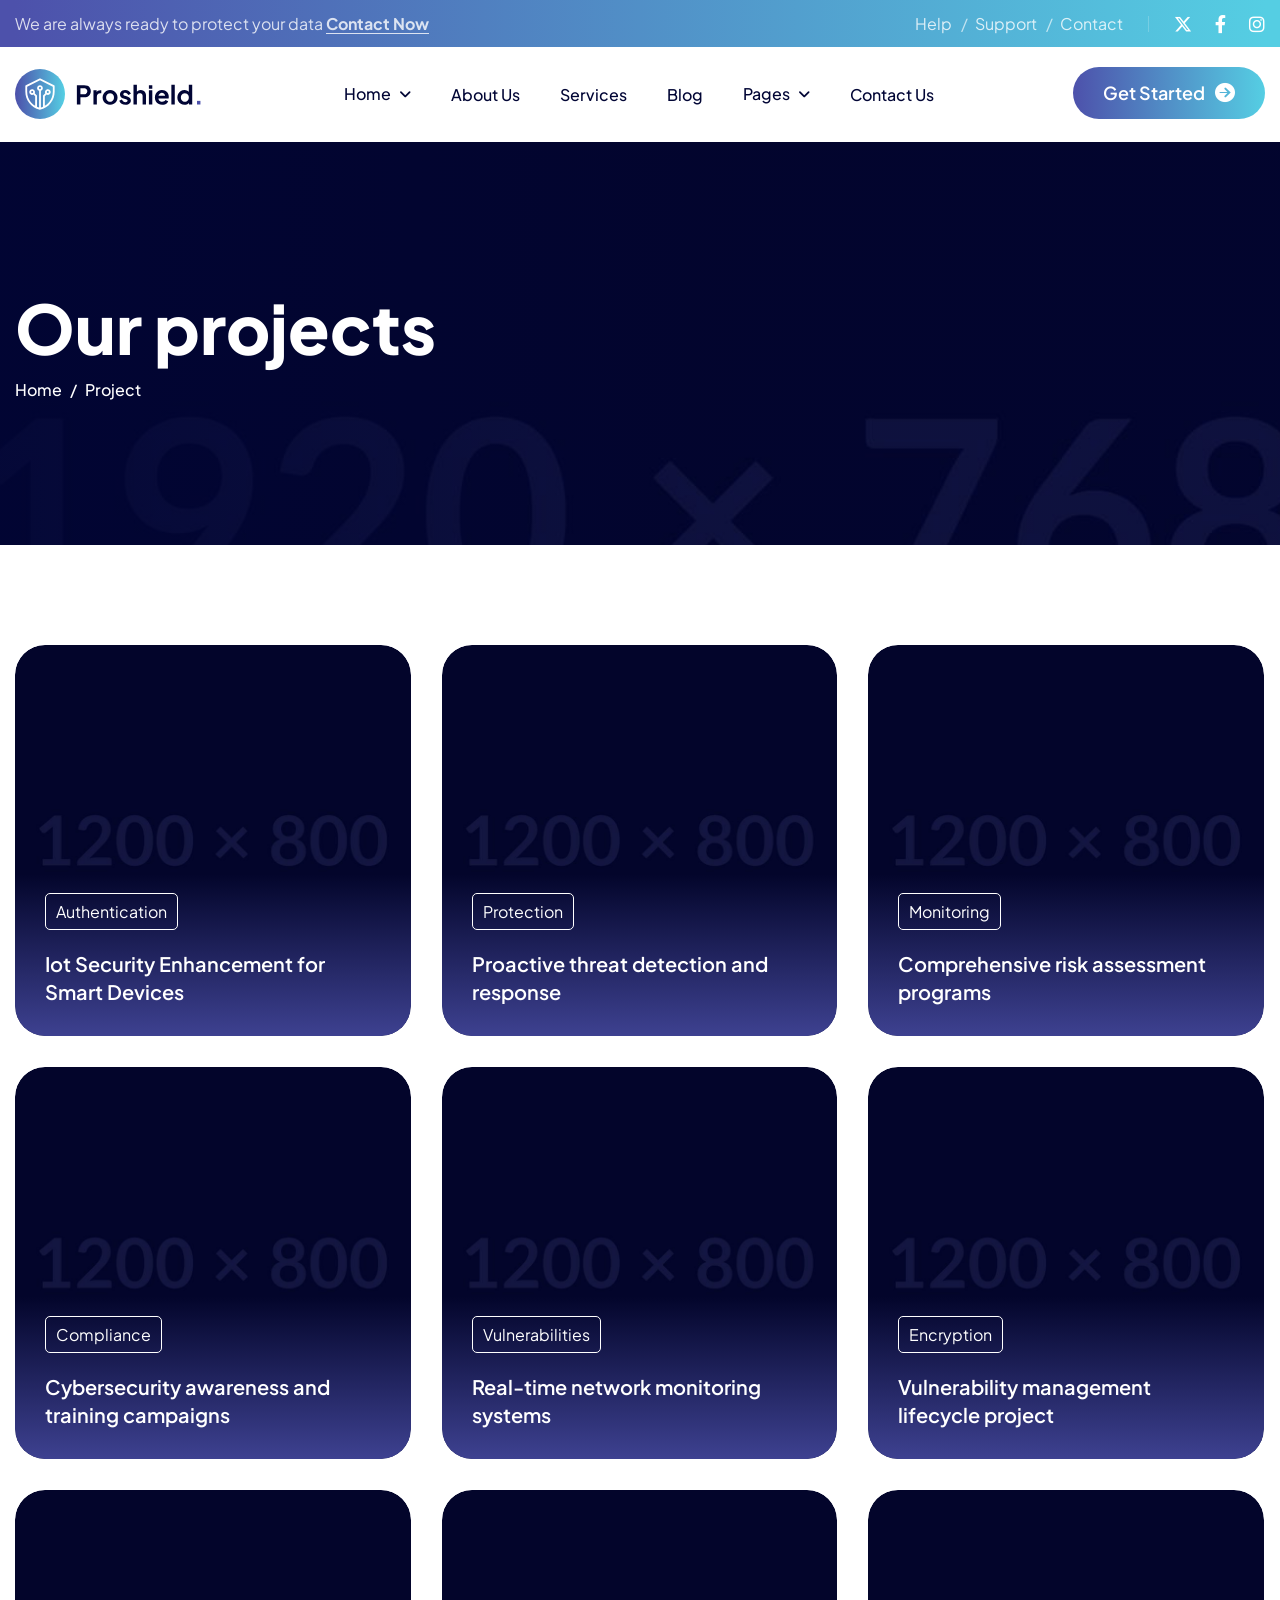
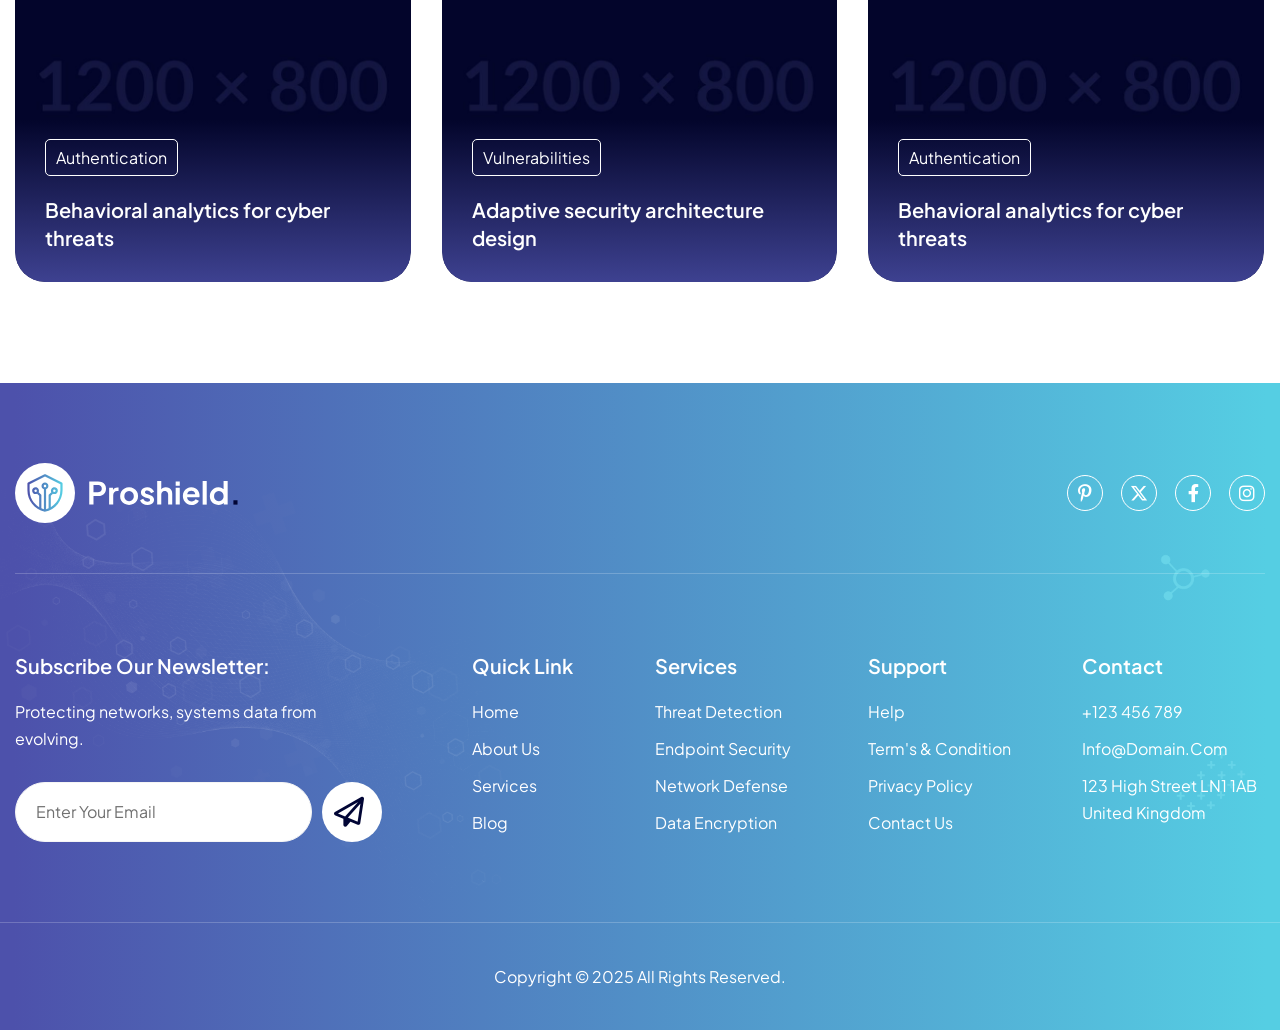
<file: projects.html>
<!DOCTYPE html>
<html lang="zxx">
<head>
	<!-- Meta -->
	<meta charset="utf-8">
	<meta http-equiv="X-UA-Compatible" content="IE=edge">
	<meta name="viewport" content="width=device-width, initial-scale=1.0, maximum-scale=1">
	<meta name="description" content="">
	<meta name="keywords" content="">
	<meta name="author" content="Awaiken">
	<!-- Page Title -->
    <title>Proshield - Cyber Security Services HTML Template</title>
	<!-- Favicon Icon -->
	<link rel="shortcut icon" type="image/x-icon" href="images/favicon.png">
	<!-- Google Fonts Css-->
	<link rel="preconnect" href="https://fonts.googleapis.com">
    <link rel="preconnect" href="https://fonts.gstatic.com" crossorigin>
    <link href="https://fonts.googleapis.com/css2?family=Plus+Jakarta+Sans:ital,wght@0,200..800;1,200..800&display=swap" rel="stylesheet">
	<!-- Bootstrap Css -->
	<link href="css/bootstrap.min.css" rel="stylesheet" media="screen">
	<!-- SlickNav Css -->
	<link href="css/slicknav.min.css" rel="stylesheet">
	<!-- Swiper Css -->
	<link rel="stylesheet" href="css/swiper-bundle.min.css">
	<!-- Font Awesome Icon Css-->
	<link href="css/all.min.css" rel="stylesheet" media="screen">
	<!-- Animated Css -->
	<link href="css/animate.css" rel="stylesheet">
    <!-- Magnific Popup Core Css File -->
	<link rel="stylesheet" href="css/magnific-popup.css">
	<!-- Mouse Cursor Css File -->
	<link rel="stylesheet" href="css/mousecursor.css">
	<!-- Main Custom Css -->
	<link href="css/custom.css" rel="stylesheet" media="screen">
</head>
<body>

    <!-- Preloader Start -->
	<div class="preloader">
		<div class="loading-container">
			<div class="loading"></div>
			<div id="loading-icon"><img src="images/loader.svg" alt=""></div>
		</div>
	</div>
	<!-- Preloader End -->

    <!-- Topbar Section Start -->
    <div class="topbar">
        <div class="container">
            <div class="row align-items-center">
                <div class="col-md-7">
                    <div class="topbar-info-text">
                        <p>We are always ready to protect your data <a href="contact.html">Contact now</a></p>
                    </div>
                </div>
                
                <div class="col-md-5">
                    <!-- Topbar Social Links Start -->
                    <div class="topbar-links">
                        <!-- Topbar Contact Information Start -->
                        <div class="topbar-contact-info">
                            <ul>
                                <li><a href="#">Help</a></li>
                                <li><a href="#">Support</a></li>
                                <li><a href="contact.html">Contact</a></li>
                            </ul>
                        </div>
                        <!-- Topbar Contact Information End -->

                        <!-- Topbar Social Links Start -->
                        <div class="topbar-social-links">
                            <ul>
                                <li><a href="#"><i class="fa-brands fa-x-twitter"></i></a></li>
                                <li><a href="#"><i class="fa-brands fa-facebook-f"></i></a></li>
                                <li><a href="#"><i class="fa-brands fa-instagram"></i></a></li>
                            </ul>
                        </div>
                        <!-- Topbar Social Links End -->
                    </div>
                    <!-- Topbar Social Links End -->
                </div>
            </div>
        </div>
    </div>
    <!-- Topbar Section End -->

    <!-- Header Start -->
	<header class="main-header">
		<div class="header-sticky">
			<nav class="navbar navbar-expand-lg">
				<div class="container">
					<!-- Logo Start -->
					<a class="navbar-brand" href="./">
						<img src="images/logo.svg" alt="Logo">
					</a>
					<!-- Logo End -->

					<!-- Main Menu Start -->
					<div class="collapse navbar-collapse main-menu">
                        <div class="nav-menu-wrapper">
                            <ul class="navbar-nav mr-auto" id="menu">
                                <li class="nav-item submenu"><a class="nav-link" href="./">Home</a>
                                    <ul>
                                        <li class="nav-item"><a class="nav-link" href="index.html">Home - Image</a></li>
                                        <li class="nav-item"><a class="nav-link" href="index-video.html">Home - Video</a></li>
                                        <li class="nav-item"><a class="nav-link" href="index-slider.html">Home - Slider</a></li>
                                    </ul>
                                </li>                                
                                <li class="nav-item"><a class="nav-link" href="about.html">About Us</a>
                                <li class="nav-item"><a class="nav-link" href="services.html">Services</a></li>
                                <li class="nav-item"><a class="nav-link" href="blog.html">Blog</a></li>
                                <li class="nav-item submenu"><a class="nav-link" href="#">Pages</a>
                                    <ul>                                        
                                        <li class="nav-item"><a class="nav-link" href="service-single.html">Service Details</a></li>
                                        <li class="nav-item"><a class="nav-link" href="blog-single.html">Blog Details</a></li>
                                        <li class="nav-item"><a class="nav-link" href="projects.html">Projects</a></li>
                                        <li class="nav-item"><a class="nav-link" href="project-single.html">Project Details</a></li>
                                        <li class="nav-item"><a class="nav-link" href="team.html">Our Team</a></li>
                                        <li class="nav-item"><a class="nav-link" href="team-single.html">Team Details</a></li>
                                        <li class="nav-item"><a class="nav-link" href="pricing.html">Pricing</a></li>
                                        <li class="nav-item"><a class="nav-link" href="testimonials.html">Testimonials</a></li>
                                        <li class="nav-item"><a class="nav-link" href="image-gallery.html">Image Gallery</a></li>
                                        <li class="nav-item"><a class="nav-link" href="video-gallery.html">Video Gallery</a></li>
                                        <li class="nav-item"><a class="nav-link" href="faqs.html">FAQs</a></li>
                                        <li class="nav-item"><a class="nav-link" href="404.html">404</a></li>
                                    </ul>
                                </li>
                                <li class="nav-item"><a class="nav-link" href="contact.html">Contact Us</a></li>                         
                            </ul>
                        </div>

                        <!-- Header Btn Start -->
                        <div class="header-btn">
                            <a href="contact.html" class="btn-default">get started</a>
                        </div>
                        <!-- Header Btn End -->
					</div>
					<!-- Main Menu End -->
					<div class="navbar-toggle"></div>
				</div>
			</nav>
			<div class="responsive-menu"></div>
		</div>
	</header>
	<!-- Header End -->

    <!-- Page Header Start -->
    <div class="page-header parallaxie">
        <div class="container">
            <div class="row align-items-center">
                <div class="col-lg-12">
                    <!-- Page Header Box Start -->
                    <div class="page-header-box">
                        <h1 class="wow fadeInUp" data-cursor="-opaque">Our projects</h1>
                        <nav class="wow fadeInUp" data-wow-delay="0.2s">
                            <ol class="breadcrumb">
                                <li class="breadcrumb-item"><a href="./">home</a></li>
                                <li class="breadcrumb-item active" aria-current="page">project</li>
                            </ol>
                        </nav>
                    </div>
                    <!-- Page Header Box End -->
                </div>
            </div>
        </div>
    </div>
    <!-- Page Header End -->

    <!-- Page Projects Start -->
    <div class="page-projects">
        <div class="container">
            <div class="row">
                <div class="col-lg-4 col-md-6">
                    <!-- Project Item Start -->
                    <div class="project-item wow fadeInUp">
                        <div class="project-image">
                            <a href="project-single.html" data-cursor-text="View">
                                <figure class="image-anime">
                                    <img src="images/project-1.jpg" alt="">
                                </figure>
                            </a>
                        </div>
                        <div class="project-content">
                            <p><a href="project-single.html">Authentication</a></p>
                            <h3><a href="project-single.html">Iot Security Enhancement for Smart Devices</a></h3>
                        </div>
                    </div>
                    <!-- Project Item End -->
                </div>

                <div class="col-lg-4 col-md-6">
                    <!-- Project Item Start -->
                    <div class="project-item wow fadeInUp" data-wow-delay="0.2s">
                        <div class="project-image">
                            <a href="project-single.html" data-cursor-text="View">
                                <figure class="image-anime">
                                    <img src="images/project-2.jpg" alt="">
                                </figure>
                            </a>
                        </div>
                        <div class="project-content">
                            <p><a href="project-single.html">protection</a></p>
                            <h3><a href="project-single.html">Proactive threat detection and response</a></h3>
                        </div>
                    </div>
                    <!-- Project Item End -->
                </div>

                <div class="col-lg-4 col-md-6">
                    <!-- Project Item Start -->
                    <div class="project-item wow fadeInUp" data-wow-delay="0.4s">
                        <div class="project-image">
                            <a href="project-single.html" data-cursor-text="View">
                                <figure class="image-anime">
                                    <img src="images/project-3.jpg" alt="">
                                </figure>
                            </a>
                        </div>
                        <div class="project-content">
                            <p><a href="project-single.html">monitoring</a></p>
                            <h3><a href="project-single.html">Comprehensive risk assessment programs</a></h3>
                        </div>
                    </div>
                    <!-- Project Item End -->
                </div>

                <div class="col-lg-4 col-md-6">
                    <!-- Project Item Start -->
                    <div class="project-item wow fadeInUp" data-wow-delay="0.6s">
                        <div class="project-image">
                            <a href="project-single.html" data-cursor-text="View">
                                <figure class="image-anime">
                                    <img src="images/project-4.jpg" alt="">
                                </figure>
                            </a>
                        </div>
                        <div class="project-content">
                            <p><a href="project-single.html">compliance</a></p>
                            <h3><a href="project-single.html">Cybersecurity awareness and training campaigns</a></h3>
                        </div>
                    </div>
                    <!-- Project Item End -->
                </div>

                <div class="col-lg-4 col-md-6">
                    <!-- Project Item Start -->
                    <div class="project-item wow fadeInUp" data-wow-delay="0.8s">
                        <div class="project-image">
                            <a href="project-single.html" data-cursor-text="View">
                                <figure class="image-anime">
                                    <img src="images/project-5.jpg" alt="">
                                </figure>
                            </a>
                        </div>
                        <div class="project-content">
                            <p><a href="project-single.html">vulnerabilities</a></p>
                            <h3><a href="project-single.html">Real-time network monitoring systems</a></h3>
                        </div>
                    </div>
                    <!-- Project Item End -->
                </div>

                <div class="col-lg-4 col-md-6">
                    <!-- Project Item Start -->
                    <div class="project-item wow fadeInUp" data-wow-delay="1s">
                        <div class="project-image">
                            <a href="project-single.html" data-cursor-text="View">
                                <figure class="image-anime">
                                    <img src="images/project-6.jpg" alt="">
                                </figure>
                            </a>
                        </div>
                        <div class="project-content">
                            <p><a href="project-single.html">encryption</a></p>
                            <h3><a href="project-single.html">Vulnerability management lifecycle project</a></h3>
                        </div>
                    </div>
                    <!-- Project Item End -->
                </div>

                <div class="col-lg-4 col-md-6">
                    <!-- Project Item Start -->
                    <div class="project-item wow fadeInUp" data-wow-delay="1.2s">
                        <div class="project-image">
                            <a href="project-single.html" data-cursor-text="View">
                                <figure class="image-anime">
                                    <img src="images/project-7.jpg" alt="">
                                </figure>
                            </a>
                        </div>
                        <div class="project-content">
                            <p><a href="project-single.html">authentication</a></p>
                            <h3><a href="project-single.html">Behavioral analytics for cyber threats</a></h3>
                        </div>
                    </div>
                    <!-- Project Item End -->
                </div>

                <div class="col-lg-4 col-md-6">
                    <!-- Project Item Start -->
                    <div class="project-item wow fadeInUp" data-wow-delay="1.4s">
                        <div class="project-image">
                            <a href="project-single.html" data-cursor-text="View">
                                <figure class="image-anime">
                                    <img src="images/project-8.jpg" alt="">
                                </figure>
                            </a>
                        </div>
                        <div class="project-content">
                            <p><a href="project-single.html">vulnerabilities</a></p>
                            <h3><a href="project-single.html">Adaptive security architecture design</a></h3>
                        </div>
                    </div>
                    <!-- Project Item End -->
                </div>

                <div class="col-lg-4 col-md-6">
                    <!-- Project Item Start -->
                    <div class="project-item wow fadeInUp" data-wow-delay="1.6s">
                        <div class="project-image">
                            <a href="project-single.html" data-cursor-text="View">
                                <figure class="image-anime">
                                    <img src="images/project-9.jpg" alt="">
                                </figure>
                            </a>
                        </div>
                        <div class="project-content">
                            <p><a href="project-single.html">authentication</a></p>
                            <h3><a href="project-single.html">Behavioral analytics for cyber threats</a></h3>
                        </div>
                    </div>
                    <!-- Project Item End -->
                </div>
            </div>
        </div>
    </div>
    <!-- Page Projects End -->

    <!-- Main Footer Section Start -->
    <footer class="main-footer">
        <div class="container">
            <div class="row">
                <div class="col-lg-12">
                    <!-- Footer Header Start -->
                    <div class="footer-header">
                        <!-- Footer Logo Start -->
                        <div class="footer-logo">
                            <img src="images/footer-logo.svg" alt="">
                        </div>
                        <!-- Footer Logo End -->
                        
                        <!-- Footer Social Links Start -->
                        <div class="footer-social-links">
                            <ul>
                                <li><a href="#"><i class="fa-brands fa-pinterest-p"></i></a></li>
                                <li><a href="#"><i class="fa-brands fa-x-twitter"></i></a></li>
                                <li><a href="#"><i class="fa-brands fa-facebook-f"></i></a></li>
                                <li><a href="#"><i class="fa-brands fa-instagram"></i></a></li>
                            </ul>
                        </div>
                        <!-- Footer Social Links End -->
                    </div>
                    <!-- Footer Header End -->
                </div>

                <div class="col-lg-4">
                    <!-- Footer Newsletter Form Start -->
                    <div class="footer-links footer-newsletter-form">
                        <h3>Subscribe our newsletter:</h3>
                        <p>Protecting networks, systems data from evolving. </p>
                        <form id="newsletterForm" action="#" method="POST">
                            <div class="form-group">
                                <input type="email" name="email" class="form-control" id="mail" placeholder="Enter Your Email" required="">
                                <button type="submit" class="newsletter-btn"><i class="fa-regular fa-paper-plane"></i></button>
                            </div>
                        </form>
                    </div>
                    <!-- Footer Newsletter Form End -->
                </div>

                <div class="col-lg-2 col-md-3 col-6">
                    <!-- Footer Links Start -->
                    <div class="footer-links footer-quick-links">
                        <h3>Quick link</h3>
                        <ul>
                            <li><a href="index.html">home</a></li>
                            <li><a href="about.html">about us</a></li>
                            <li><a href="services.html">services</a></li>
                            <li><a href="blog-single.html">blog</a></li>
                        </ul>
                    </div>
                    <!-- Footer Links End -->
                </div>
                
                <div class="col-lg-2 col-md-3 col-6">
                    <!-- Footer Links Start -->
                    <div class="footer-links">
                        <h3>Services</h3>
                        <ul>
                            <li><a href="service-single.html">Threat detection</a></li>
                            <li><a href="service-single.html">Endpoint security</a></li>
                            <li><a href="service-single.html">Network defense</a></li>
                            <li><a href="service-single.html">Data encryption</a></li>
                        </ul>
                    </div>
                    <!-- Footer Links End -->
                </div>
                
                <div class="col-lg-2 col-md-3 col-6">
                    <!-- Footer Links Start -->
                    <div class="footer-links">
                        <h3>Support</h3>
                        <ul>
                            <li><a href="#">Help</a></li>
                            <li><a href="#">Term's & condition </a></li>
                            <li><a href="#">Privacy policy</a></li>
                            <li><a href="contact.html">Contact us</a></li>
                        </ul>
                    </div>
                    <!-- Footer Links End -->
                </div>
                
                <div class="col-lg-2 col-md-3 col-6">
                    <!-- Footer Links Start -->
                    <div class="footer-links">
                        <h3>Contact</h3>
                        <ul>
                            <li><a href="tel:+123456789">+123 456 789</a></li>
                            <li><a href="mailto:info@domain.com">info@domain.com</a></li>
                            <li>123 High Street LN1 1AB United Kingdom</li>
                        </ul>
                    </div>
                    <!-- Footer Links End -->
                </div>
            </div>
        </div>

        <!-- Footer Copyright Start -->
        <div class="footer-copyright">
            <div class="container">
                <div class="row">
                    <div class="col-md-12">
                        <!-- Footer Copyright Text Start -->
                        <div class="footer-copyright-text">
                            <p>Copyright © 2025 All Rights Reserved.</p>
                        </div>
                        <!-- Footer Copyright Text End -->
                    </div>
                </div>
            </div>
        </div>
        <!-- Footer Copyright End -->
    </footer>
    <!-- Main Footer Section End -->
    
    <!-- Jquery Library File -->
    <script src="js/jquery-3.7.1.min.js"></script>
    <!-- Bootstrap js file -->
    <script src="js/bootstrap.min.js"></script>
    <!-- Validator js file -->
    <script src="js/validator.min.js"></script>
    <!-- SlickNav js file -->
    <script src="js/jquery.slicknav.js"></script>
    <!-- Swiper js file -->
    <script src="js/swiper-bundle.min.js"></script>
    <!-- Counter js file -->
    <script src="js/jquery.waypoints.min.js"></script>
    <script src="js/jquery.counterup.min.js"></script>
    <!-- Magnific js file -->
    <script src="js/jquery.magnific-popup.min.js"></script>
    <!-- SmoothScroll -->
    <script src="js/SmoothScroll.js"></script>
    <!-- Parallax js -->
    <script src="js/parallaxie.js"></script>
    <!-- MagicCursor js file -->
    <script src="js/gsap.min.js"></script>
    <script src="js/magiccursor.js"></script>
    <!-- Text Effect js file -->
    <script src="js/SplitText.js"></script>
    <script src="js/ScrollTrigger.min.js"></script>
    <!-- YTPlayer js File -->
    <script src="js/jquery.mb.YTPlayer.min.js"></script>
    <!-- Wow js file -->
    <script src="js/wow.min.js"></script>
    <!-- Main Custom js file -->
    <script src="js/function.js"></script>
</body>
</html>
</file>
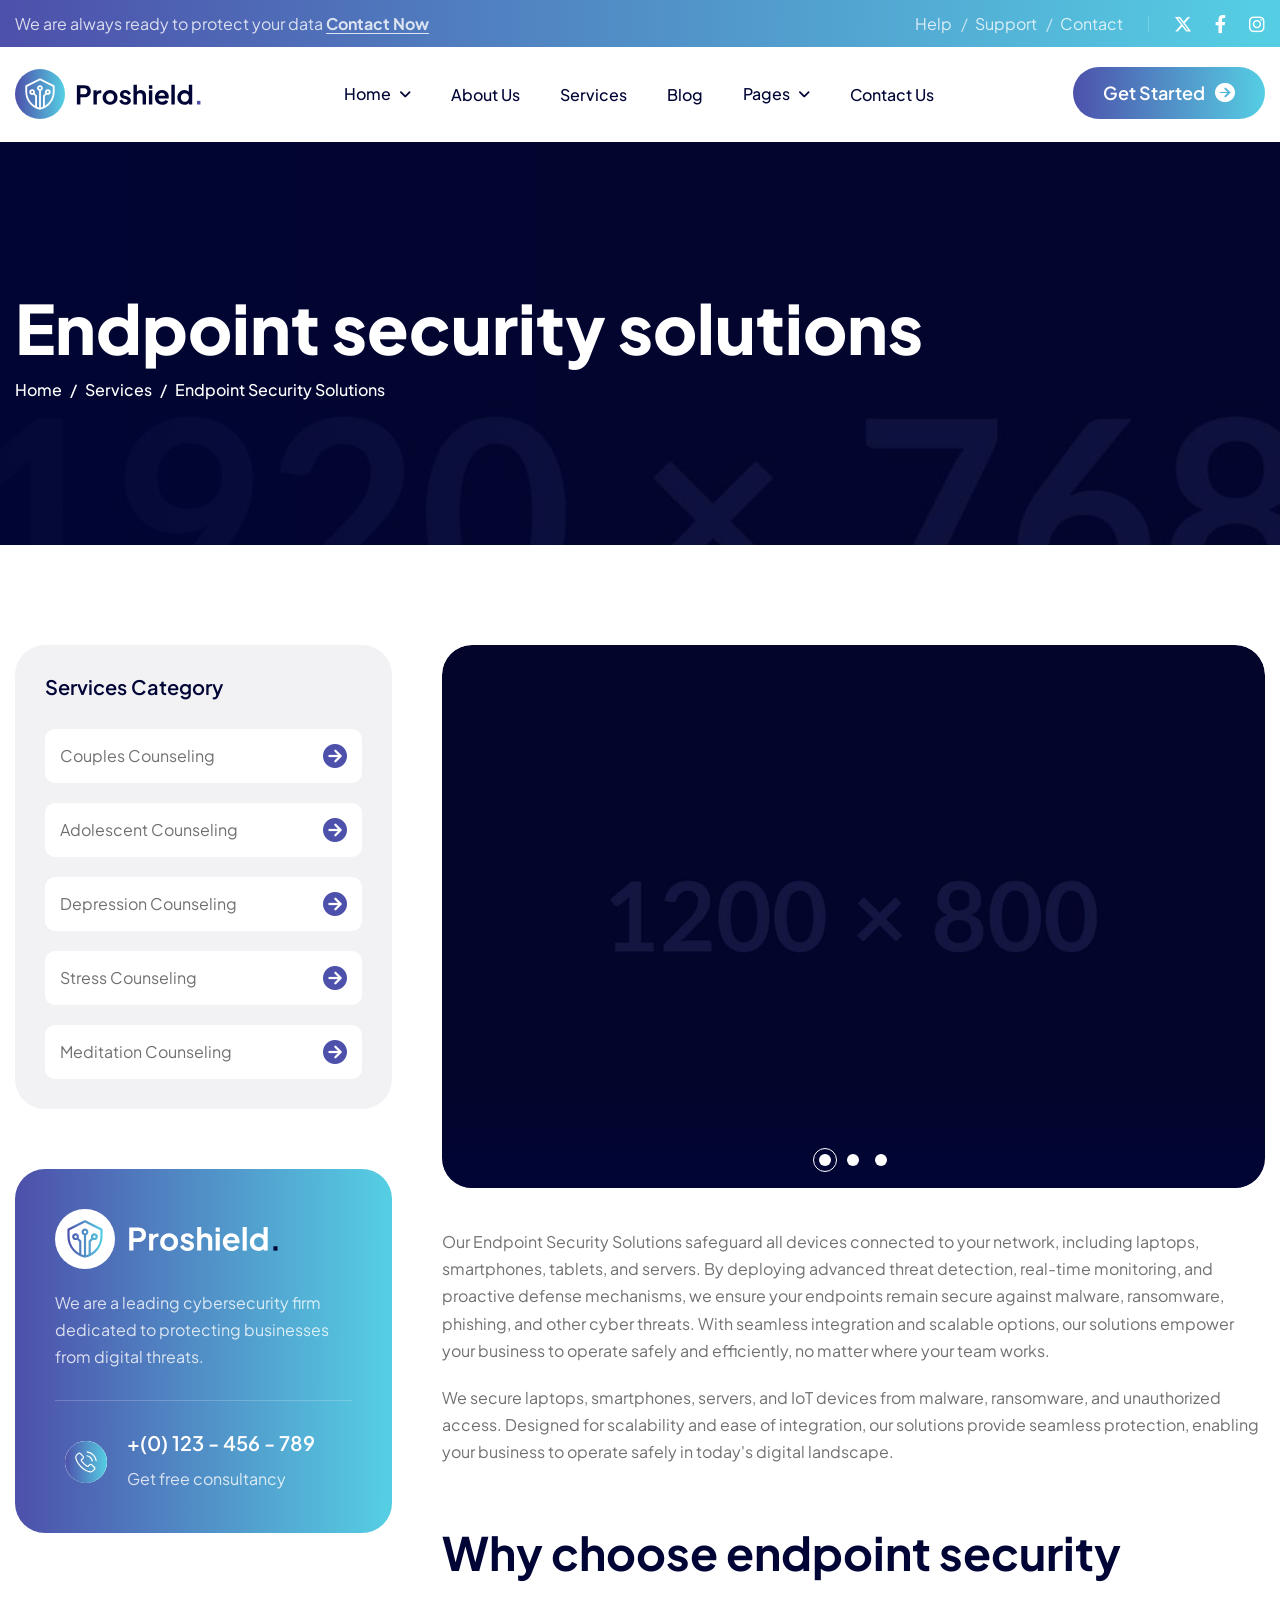
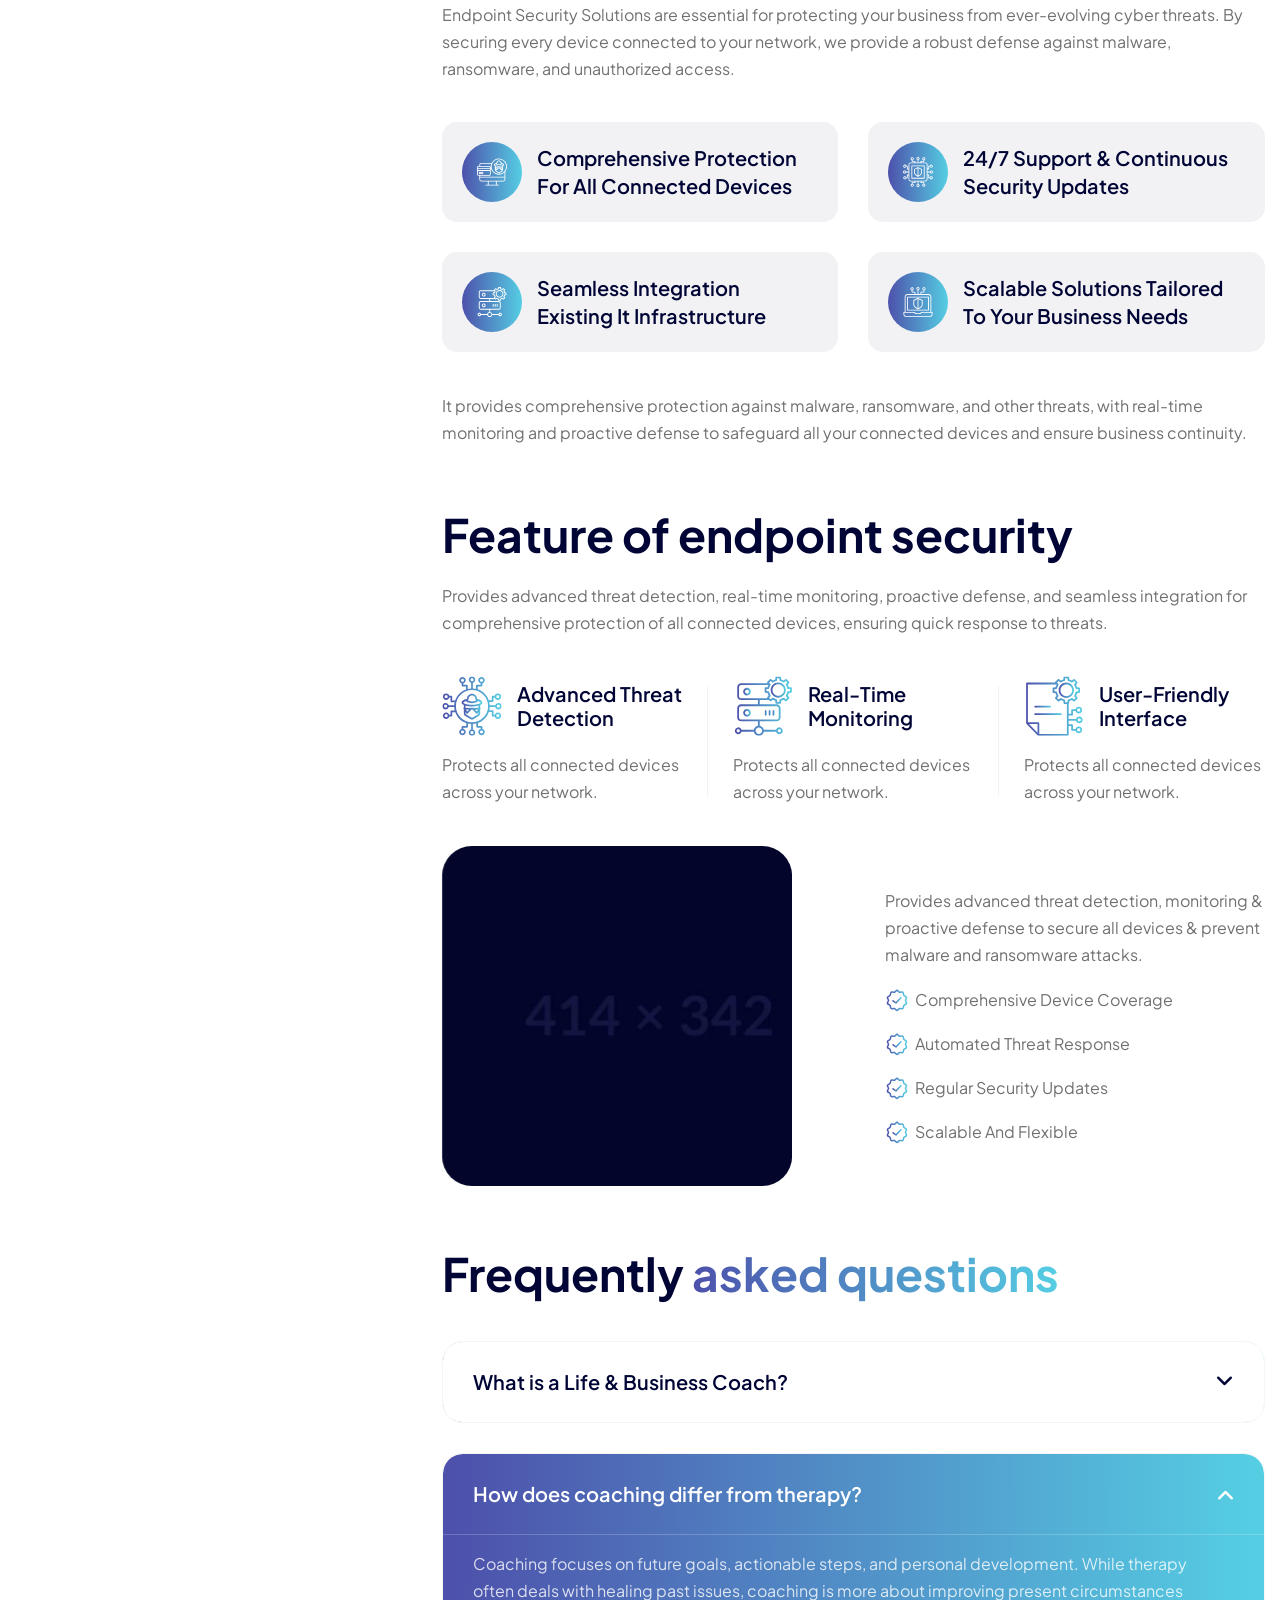
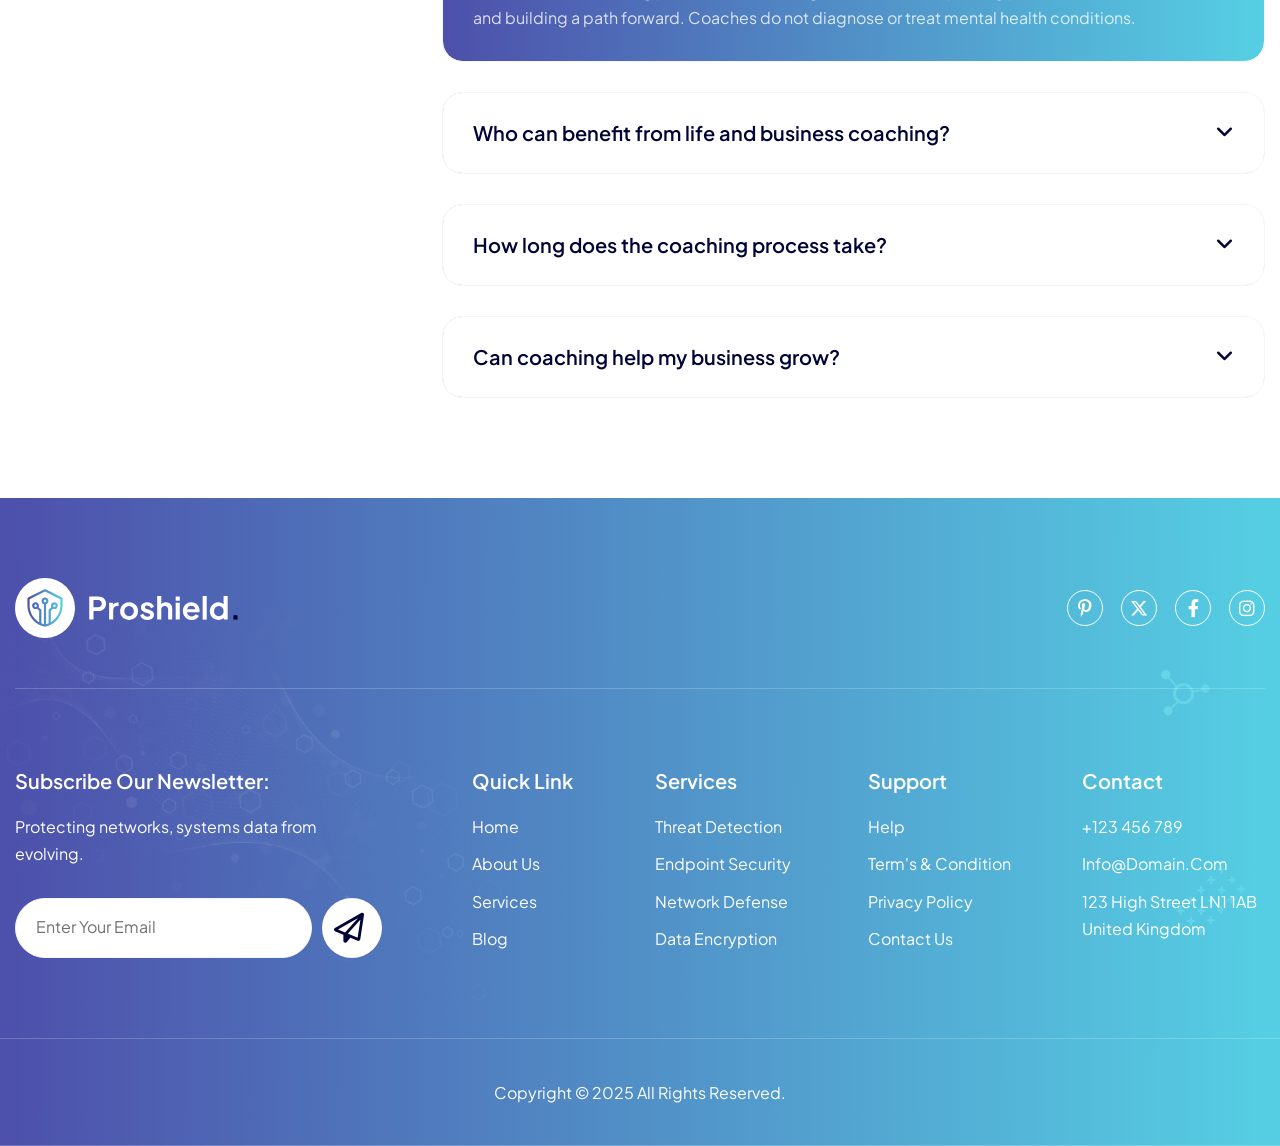
<file: service-single.html>
<!DOCTYPE html>
<html lang="zxx">
<head>
	<!-- Meta -->
	<meta charset="utf-8">
	<meta http-equiv="X-UA-Compatible" content="IE=edge">
	<meta name="viewport" content="width=device-width, initial-scale=1.0, maximum-scale=1">
	<meta name="description" content="">
	<meta name="keywords" content="">
	<meta name="author" content="Awaiken">
	<!-- Page Title -->
    <title>Proshield - Cyber Security Services HTML Template</title>
	<!-- Favicon Icon -->
	<link rel="shortcut icon" type="image/x-icon" href="images/favicon.png">
	<!-- Google Fonts Css-->
	<link rel="preconnect" href="https://fonts.googleapis.com">
    <link rel="preconnect" href="https://fonts.gstatic.com" crossorigin>
    <link href="https://fonts.googleapis.com/css2?family=Plus+Jakarta+Sans:ital,wght@0,200..800;1,200..800&display=swap" rel="stylesheet">
	<!-- Bootstrap Css -->
	<link href="css/bootstrap.min.css" rel="stylesheet" media="screen">
	<!-- SlickNav Css -->
	<link href="css/slicknav.min.css" rel="stylesheet">
	<!-- Swiper Css -->
	<link rel="stylesheet" href="css/swiper-bundle.min.css">
	<!-- Font Awesome Icon Css-->
	<link href="css/all.min.css" rel="stylesheet" media="screen">
	<!-- Animated Css -->
	<link href="css/animate.css" rel="stylesheet">
    <!-- Magnific Popup Core Css File -->
	<link rel="stylesheet" href="css/magnific-popup.css">
	<!-- Mouse Cursor Css File -->
	<link rel="stylesheet" href="css/mousecursor.css">
	<!-- Main Custom Css -->
	<link href="css/custom.css" rel="stylesheet" media="screen">
</head>
<body>

    <!-- Preloader Start -->
	<div class="preloader">
		<div class="loading-container">
			<div class="loading"></div>
			<div id="loading-icon"><img src="images/loader.svg" alt=""></div>
		</div>
	</div>
	<!-- Preloader End -->

    <!-- Topbar Section Start -->
    <div class="topbar">
        <div class="container">
            <div class="row align-items-center">
                <div class="col-md-7">
                    <div class="topbar-info-text">
                        <p>We are always ready to protect your data <a href="contact.html">Contact now</a></p>
                    </div>
                </div>
                
                <div class="col-md-5">
                    <!-- Topbar Social Links Start -->
                    <div class="topbar-links">
                        <!-- Topbar Contact Information Start -->
                        <div class="topbar-contact-info">
                            <ul>
                                <li><a href="#">Help</a></li>
                                <li><a href="#">Support</a></li>
                                <li><a href="contact.html">Contact</a></li>
                            </ul>
                        </div>
                        <!-- Topbar Contact Information End -->

                        <!-- Topbar Social Links Start -->
                        <div class="topbar-social-links">
                            <ul>
                                <li><a href="#"><i class="fa-brands fa-x-twitter"></i></a></li>
                                <li><a href="#"><i class="fa-brands fa-facebook-f"></i></a></li>
                                <li><a href="#"><i class="fa-brands fa-instagram"></i></a></li>
                            </ul>
                        </div>
                        <!-- Topbar Social Links End -->
                    </div>
                    <!-- Topbar Social Links End -->
                </div>
            </div>
        </div>
    </div>
    <!-- Topbar Section End -->

    <!-- Header Start -->
	<header class="main-header">
		<div class="header-sticky">
			<nav class="navbar navbar-expand-lg">
				<div class="container">
					<!-- Logo Start -->
					<a class="navbar-brand" href="./">
						<img src="images/logo.svg" alt="Logo">
					</a>
					<!-- Logo End -->

					<!-- Main Menu Start -->
					<div class="collapse navbar-collapse main-menu">
                        <div class="nav-menu-wrapper">
                            <ul class="navbar-nav mr-auto" id="menu">
                                <li class="nav-item submenu"><a class="nav-link" href="./">Home</a>
                                    <ul>
                                        <li class="nav-item"><a class="nav-link" href="index.html">Home - Image</a></li>
                                        <li class="nav-item"><a class="nav-link" href="index-video.html">Home - Video</a></li>
                                        <li class="nav-item"><a class="nav-link" href="index-slider.html">Home - Slider</a></li>
                                    </ul>
                                </li>                                
                                <li class="nav-item"><a class="nav-link" href="about.html">About Us</a>
                                <li class="nav-item"><a class="nav-link" href="services.html">Services</a></li>
                                <li class="nav-item"><a class="nav-link" href="blog.html">Blog</a></li>
                                <li class="nav-item submenu"><a class="nav-link" href="#">Pages</a>
                                    <ul>                                        
                                        <li class="nav-item"><a class="nav-link" href="service-single.html">Service Details</a></li>
                                        <li class="nav-item"><a class="nav-link" href="blog-single.html">Blog Details</a></li>
                                        <li class="nav-item"><a class="nav-link" href="projects.html">Projects</a></li>
                                        <li class="nav-item"><a class="nav-link" href="project-single.html">Project Details</a></li>
                                        <li class="nav-item"><a class="nav-link" href="team.html">Our Team</a></li>
                                        <li class="nav-item"><a class="nav-link" href="team-single.html">Team Details</a></li>
                                        <li class="nav-item"><a class="nav-link" href="pricing.html">Pricing</a></li>
                                        <li class="nav-item"><a class="nav-link" href="testimonials.html">Testimonials</a></li>
                                        <li class="nav-item"><a class="nav-link" href="image-gallery.html">Image Gallery</a></li>
                                        <li class="nav-item"><a class="nav-link" href="video-gallery.html">Video Gallery</a></li>
                                        <li class="nav-item"><a class="nav-link" href="faqs.html">FAQs</a></li>
                                        <li class="nav-item"><a class="nav-link" href="404.html">404</a></li>
                                    </ul>
                                </li>
                                <li class="nav-item"><a class="nav-link" href="contact.html">Contact Us</a></li>                         
                            </ul>
                        </div>

                        <!-- Header Btn Start -->
                        <div class="header-btn">
                            <a href="contact.html" class="btn-default">get started</a>
                        </div>
                        <!-- Header Btn End -->
					</div>
					<!-- Main Menu End -->
					<div class="navbar-toggle"></div>
				</div>
			</nav>
			<div class="responsive-menu"></div>
		</div>
	</header>
	<!-- Header End -->

    <!-- Page Header Start -->
    <div class="page-header parallaxie">
        <div class="container">
            <div class="row align-items-center">
                <div class="col-lg-12">
                    <!-- Page Header Box Start -->
                    <div class="page-header-box">
                        <h1 class="wow fadeInUp" data-cursor="-opaque">Endpoint security solutions</h1>
                        <nav class="wow fadeInUp" data-wow-delay="0.2s">
                            <ol class="breadcrumb">
                                <li class="breadcrumb-item"><a href="./">home</a></li>
                                <li class="breadcrumb-item"><a href="services.html">services</a></li>
                                <li class="breadcrumb-item active" aria-current="page">Endpoint security solutions</li>
                            </ol>
                        </nav>
                    </div>
                    <!-- Page Header Box End -->
                </div>
            </div>
        </div>
    </div>
    <!-- Page Header End -->

    <!-- Page Service Single Start -->
    <div class="page-service-single">
        <div class="container">
            <div class="row">
                <div class="col-lg-4">
                    <!-- Page Single Sidebar Start -->
                    <div class="page-single-sidebar">
                        <!-- Page Category List Start -->
                        <div class="page-catagery-list wow fadeInUp">
                            <h3>services category</h3>
                            <ul>
                                <li><a href="#">couples counseling</a></li>
                                <li><a href="#">adolescent counseling</a></li>
                                <li><a href="#">depression counseling</a></li>
                                <li><a href="#">stress counseling</a></li>
                                <li><a href="#">meditation counseling</a></li>
                            </ul>
                        </div>
                        <!-- Page Category List End -->

                        <!-- Sidebar CTA Box Start -->
                        <div class="sidebar-cta-box wow fadeInUp" data-wow-delay="0.2s">
                            <div class="sidebar-cta-logo">
                                <img src="images/footer-logo.svg" alt="">
                            </div>
                            <div class="sidebar-cta-content">
                                <p>We are a leading cybersecurity firm dedicated to protecting businesses from digital threats.</p>
                            </div>
                            <div class="sidebar-cta-contact">
                                <div class="icon-box">
                                    <img src="images/icon-phone.svg" alt="">
                                </div>
                                <div class="sidebar-cta-contact-content">
                                    <h3><a href="tel:+123456789">+(0) 123 - 456 - 789</a></h3>
                                    <p>Get free consultancy</p>
                                </div>
                            </div>
                        </div>
                        <!-- Sidebar CTA Box End -->
                    </div>
                    <!-- Page Single Sidebar End -->
                </div>

                <div class="col-lg-8">
                    <!-- Service Single Content Start -->
                    <div class="service-single-content">
                        <!-- Page Single Sidebar Start -->
                        <div class="page-single-slider">
                            <div class="swiper">
                                <div class="swiper-wrapper">
                                    <!-- Swiper Slider Start -->
                                    <div class="swiper-slide">
                                        <figure class="image-anime" data-cursor-text="Drag">
                                            <img src="images/service-1.jpg" alt="">
                                        </figure>
                                    </div>
                                    <!-- Swiper Slider End -->
                                    
                                    <!-- Swiper Slider Start -->
                                    <div class="swiper-slide">
                                        <figure class="image-anime" data-cursor-text="Drag">
                                            <img src="images/service-2.jpg" alt="">
                                        </figure>
                                    </div>
                                    <!-- Swiper Slider End -->
                                    
                                    <!-- Swiper Slider Start -->
                                    <div class="swiper-slide">
                                        <figure class="image-anime" data-cursor-text="Drag">
                                            <img src="images/service-3.jpg" alt="">
                                        </figure>
                                    </div>
                                    <!-- Swiper Slider End -->
                                </div>
                                <div class="page-single-pagination"></div>
                            </div>
                        </div>
                        <!-- Page Single Sidebar End -->

                        <!-- Service Entry Start -->
                        <div class="service-entry">
                            <p class="wow fadeInUp">Our Endpoint Security Solutions safeguard all devices connected to your network, including laptops, smartphones, tablets, and servers. By deploying advanced threat detection, real-time monitoring, and proactive defense mechanisms, we ensure your endpoints remain secure against malware, ransomware, phishing, and other cyber threats. With seamless integration and scalable options, our solutions empower your business to operate safely and efficiently, no matter where your team works.</p>
                            <p class="wow fadeInUp" data-wow-delay="0.2s">We secure laptops, smartphones, servers, and IoT devices from malware, ransomware, and unauthorized access. Designed for scalability and ease of integration, our solutions provide seamless protection, enabling your business to operate safely in today's digital landscape.</p>
                            
                            <!-- Service Why Choose Box Start -->
                            <div class="service-why-choose-box">
                                <h2 class="wow fadeInUp wow fadeInUp" data-wow-delay="0.4s">Why choose endpoint security</h2>                                
                                <p class="wow fadeInUp" data-wow-delay="0.6s">Endpoint Security Solutions are essential for protecting your business from ever-evolving cyber threats. By securing every device connected to your network, we provide a robust defense against malware, ransomware, and unauthorized access.</p>

                                <!-- Service Why Choose List Start -->
                                <div class="our-benefit-body service-why-choose-list">
                                    <!-- Service Why Choose Item Start -->
                                    <div class="benefit-body-item wow fadeInUp">
                                        <div class="icon-box">
                                            <img src="images/icon-service-why-choose-1.svg" alt="">
                                        </div>
                                        <div class="benefit-body-item-content">
                                            <h3>comprehensive protection for all connected devices</h3>
                                        </div>
                                    </div>
                                    <!-- Service Why Choose Item End -->
                                    
                                    <!-- Service Why Choose Item Start -->
                                    <div class="benefit-body-item wow fadeInUp" data-wow-delay="0.2s">
                                        <div class="icon-box">
                                            <img src="images/icon-service-why-choose-2.svg" alt="">
                                        </div>
                                        <div class="benefit-body-item-content">
                                            <h3>24/7 support & continuous security updates</h3>
                                        </div>
                                    </div>
                                    <!-- Service Why Choose Item End -->
                                    
                                    <!-- Service Why Choose Item Start -->
                                    <div class="benefit-body-item wow fadeInUp" data-wow-delay="0.4s">
                                        <div class="icon-box">
                                            <img src="images/icon-service-why-choose-3.svg" alt="">
                                        </div>
                                        <div class="benefit-body-item-content">
                                            <h3>seamless integration existing it infrastructure</h3>
                                        </div>
                                    </div>
                                    <!-- Service Why Choose Item End -->
                                    
                                    <!-- Service Why Choose Item Start -->
                                    <div class="benefit-body-item wow fadeInUp" data-wow-delay="0.6s">
                                        <div class="icon-box">
                                            <img src="images/icon-service-why-choose-4.svg" alt="">
                                        </div>
                                        <div class="benefit-body-item-content">
                                            <h3>scalable solutions tailored to your business needs</h3>
                                        </div>
                                    </div>
                                    <!-- Service Why Choose Item End -->
                                </div>
                                <!-- Service Why Choose List End -->

                                <p class="wow fadeInUp" data-wow-delay="0.8s">It provides comprehensive protection against malware, ransomware, and other threats, with real-time monitoring and proactive defense to safeguard all your connected devices and ensure business continuity.</p>
                            </div>
                            <!-- Service Why Choose Box End -->

                            <!-- Service Entry Feature Box Start -->
                            <div class="service-entry-feature-box">
                                <h2 class="wow fadeInUp">Feature of endpoint security</h2>
                                <p class="wow fadeInUp" data-wow-delay="0.2s">Provides advanced threat detection, real-time monitoring, proactive defense, and seamless integration for comprehensive protection of all connected devices, ensuring quick response to threats.</p>

                                <!-- Service Feature List Start -->
                                <div class="service-feature-list">
                                    <!-- Service Feature Item Start -->
                                    <div class="service-feature-item wow fadeInUp">
                                        <div class="service-feature-box">
                                            <div class="icon-box">
                                                <img src="images/icon-service-1.svg" alt="">
                                            </div>
                                            <div class="service-feature-title">
                                                <h3>advanced threat detection</h3>
                                            </div>
                                        </div>
                                        <div class="service-feature-content">
                                            <p>Protects all connected devices across your network.</p>
                                        </div>
                                    </div>
                                    <!-- Service Feature Item End -->
                                    
                                    <!-- Service Feature Item Start -->
                                    <div class="service-feature-item wow fadeInUp" data-wow-delay="0.2s">
                                        <div class="service-feature-box">
                                            <div class="icon-box">
                                                <img src="images/icon-service-6.svg" alt="">
                                            </div>
                                            <div class="service-feature-title">
                                                <h3>real-time monitoring</h3>
                                            </div>
                                        </div>
                                        <div class="service-feature-content">
                                            <p>Protects all connected devices across your network.</p>
                                        </div>
                                    </div>
                                    <!-- Service Feature Item End -->
                                    
                                    <!-- Service Feature Item Start -->
                                    <div class="service-feature-item wow fadeInUp" data-wow-delay="0.4s">
                                        <div class="service-feature-box">
                                            <div class="icon-box">
                                                <img src="images/icon-service-3.svg" alt="">
                                            </div>
                                            <div class="service-feature-title">
                                                <h3>user-friendly interface</h3>
                                            </div>
                                        </div>
                                        <div class="service-feature-content">
                                            <p>Protects all connected devices across your network.</p>
                                        </div>
                                    </div>
                                    <!-- Service Feature Item End -->
                                </div>
                                <!-- Service Feature List End -->

                                <!-- Service Entry Image List Start -->
                                <div class="service-entry-image-list">
                                    <!-- Service Entry Image Start -->
                                    <div class="service-entry-image">
                                        <figure class="image-anime reveal">
                                            <img src="images/service-entry-image.jpg" alt="">
                                        </figure>
                                    </div>
                                    <!-- Service Entry Image Start -->
                                    
                                    <!-- Service List Content Start -->
                                    <div class="service-entry-list-content wow fadeInUp" data-wow-delay="0.6s">
                                        <p>Provides advanced threat detection, monitoring & proactive defense to secure all devices & prevent malware and ransomware attacks.</p>
                                        <ul>
                                            <li>comprehensive device coverage</li>
                                            <li>automated threat response</li>
                                            <li>regular security updates</li>
                                            <li>scalable and flexible</li>
                                        </ul>
                                    </div>
                                    <!-- Service List Content End -->
                                </div>
                                <!-- Service Entry Image List End -->
                            </div>
                            <!-- Service Entry Feature Box End -->
                        </div>
                        <!-- Service Entry Start -->

                        <!-- Page Single FAQs Start -->
                        <div class="page-single-faqs">
                            <!-- Section Title Start -->
                            <div class="section-title">
                                <h2 class="wow fadeInUp" data-cursor="-opaque">Frequently <span>asked questions</span></h2>
                            </div>
                            <!-- Section Title End -->

                            <!-- FAQ Accordion Start -->
                            <div class="faq-accordion" id="faqaccordion">
                                <!-- FAQ Item Start -->
                                <div class="accordion-item wow fadeInUp">
                                    <h2 class="accordion-header" id="heading1">
                                        <button class="accordion-button collapsed" type="button" data-bs-toggle="collapse" data-bs-target="#collapse1" aria-expanded="true" aria-controls="collapse1">
                                            What is a Life & Business Coach?
                                        </button>
                                    </h2>
                                    <div id="collapse1" class="accordion-collapse collapse" aria-labelledby="heading1" data-bs-parent="#faqaccordion">
                                        <div class="accordion-body">
                                            <p>Coaching focuses on future goals, actionable steps, and personal development. While therapy often deals with healing past issues, coaching is more about improving present circumstances and building a path forward. Coaches do not diagnose or treat mental health conditions.</p>
                                        </div>
                                    </div>
                                </div>
                                <!-- FAQ Item End -->

                                <!-- FAQ Item Start -->
                                <div class="accordion-item wow fadeInUp" data-wow-delay="0.2s">
                                    <h2 class="accordion-header" id="heading2">
                                        <button class="accordion-button " type="button" data-bs-toggle="collapse" data-bs-target="#collapse2" aria-expanded="false" aria-controls="collapse2">
                                            How does coaching differ from therapy?
                                        </button>
                                    </h2>
                                    <div id="collapse2" class="accordion-collapse collapse show" aria-labelledby="heading2" data-bs-parent="#faqaccordion">
                                        <div class="accordion-body">
                                            <p>Coaching focuses on future goals, actionable steps, and personal development. While therapy often deals with healing past issues, coaching is more about improving present circumstances and building a path forward. Coaches do not diagnose or treat mental health conditions.</p>
                                        </div>
                                    </div>
                                </div>
                                <!-- FAQ Item End -->

                                <!-- FAQ Item Start -->
                                <div class="accordion-item wow fadeInUp" data-wow-delay="0.4s">
                                    <h2 class="accordion-header" id="heading3">
                                        <button class="accordion-button collapsed" type="button" data-bs-toggle="collapse" data-bs-target="#collapse3" aria-expanded="false" aria-controls="collapse3">
                                            Who can benefit from life and business coaching? 
                                        </button>
                                    </h2>
                                    <div id="collapse3" class="accordion-collapse collapse" aria-labelledby="heading3" data-bs-parent="#faqaccordion">
                                        <div class="accordion-body">
                                            <p>Coaching focuses on future goals, actionable steps, and personal development. While therapy often deals with healing past issues, coaching is more about improving present circumstances and building a path forward. Coaches do not diagnose or treat mental health conditions.</p>
                                        </div>
                                    </div>
                                </div>
                                <!-- FAQ Item End -->    

                                <!-- FAQ Item Start -->
                                <div class="accordion-item wow fadeInUp" data-wow-delay="0.6s">
                                    <h2 class="accordion-header" id="heading4">
                                        <button class="accordion-button collapsed" type="button" data-bs-toggle="collapse" data-bs-target="#collapse4" aria-expanded="false" aria-controls="collapse4">
                                            How long does the coaching process take?
                                        </button>
                                    </h2>
                                    <div id="collapse4" class="accordion-collapse collapse" aria-labelledby="heading4" data-bs-parent="#faqaccordion">
                                        <div class="accordion-body">
                                            <p>Coaching focuses on future goals, actionable steps, and personal development. While therapy often deals with healing past issues, coaching is more about improving present circumstances and building a path forward. Coaches do not diagnose or treat mental health conditions.</p>
                                        </div>
                                    </div>
                                </div>
                                <!-- FAQ Item End --> 
                                
                                <!-- FAQ Item Start -->
                                <div class="accordion-item wow fadeInUp" data-wow-delay="0.8s">
                                    <h2 class="accordion-header" id="heading5">
                                        <button class="accordion-button collapsed" type="button" data-bs-toggle="collapse" data-bs-target="#collapse5" aria-expanded="false" aria-controls="collapse5">
                                            Can coaching help my business grow?
                                        </button>
                                    </h2>
                                    <div id="collapse5" class="accordion-collapse collapse" aria-labelledby="heading5" data-bs-parent="#faqaccordion">
                                        <div class="accordion-body">
                                            <p>Coaching focuses on future goals, actionable steps, and personal development. While therapy often deals with healing past issues, coaching is more about improving present circumstances and building a path forward. Coaches do not diagnose or treat mental health conditions.</p>
                                        </div>
                                    </div>
                                </div>
                                <!-- FAQ Item End --> 
                            </div>
                            <!-- FAQ Accordion End -->
                        </div>
                        <!-- Page Single FAQs End -->
                    </div>
                    <!-- Service Single Content End -->
                </div>
            </div>
        </div>
    </div>
    <!-- Page Service Single End -->

    <!-- Main Footer Section Start -->
    <footer class="main-footer">
        <div class="container">
            <div class="row">
                <div class="col-lg-12">
                    <!-- Footer Header Start -->
                    <div class="footer-header">
                        <!-- Footer Logo Start -->
                        <div class="footer-logo">
                            <img src="images/footer-logo.svg" alt="">
                        </div>
                        <!-- Footer Logo End -->
                        
                        <!-- Footer Social Links Start -->
                        <div class="footer-social-links">
                            <ul>
                                <li><a href="#"><i class="fa-brands fa-pinterest-p"></i></a></li>
                                <li><a href="#"><i class="fa-brands fa-x-twitter"></i></a></li>
                                <li><a href="#"><i class="fa-brands fa-facebook-f"></i></a></li>
                                <li><a href="#"><i class="fa-brands fa-instagram"></i></a></li>
                            </ul>
                        </div>
                        <!-- Footer Social Links End -->
                    </div>
                    <!-- Footer Header End -->
                </div>

                <div class="col-lg-4">
                    <!-- Footer Newsletter Form Start -->
                    <div class="footer-links footer-newsletter-form">
                        <h3>Subscribe our newsletter:</h3>
                        <p>Protecting networks, systems data from evolving. </p>
                        <form id="newsletterForm" action="#" method="POST">
                            <div class="form-group">
                                <input type="email" name="email" class="form-control" id="mail" placeholder="Enter Your Email" required="">
                                <button type="submit" class="newsletter-btn"><i class="fa-regular fa-paper-plane"></i></button>
                            </div>
                        </form>
                    </div>
                    <!-- Footer Newsletter Form End -->
                </div>

                <div class="col-lg-2 col-md-3 col-6">
                    <!-- Footer Links Start -->
                    <div class="footer-links footer-quick-links">
                        <h3>Quick link</h3>
                        <ul>
                            <li><a href="index.html">home</a></li>
                            <li><a href="about.html">about us</a></li>
                            <li><a href="services.html">services</a></li>
                            <li><a href="blog-single.html">blog</a></li>
                        </ul>
                    </div>
                    <!-- Footer Links End -->
                </div>
                
                <div class="col-lg-2 col-md-3 col-6">
                    <!-- Footer Links Start -->
                    <div class="footer-links">
                        <h3>Services</h3>
                        <ul>
                            <li><a href="service-single.html">Threat detection</a></li>
                            <li><a href="service-single.html">Endpoint security</a></li>
                            <li><a href="service-single.html">Network defense</a></li>
                            <li><a href="service-single.html">Data encryption</a></li>
                        </ul>
                    </div>
                    <!-- Footer Links End -->
                </div>
                
                <div class="col-lg-2 col-md-3 col-6">
                    <!-- Footer Links Start -->
                    <div class="footer-links">
                        <h3>Support</h3>
                        <ul>
                            <li><a href="#">Help</a></li>
                            <li><a href="#">Term's & condition </a></li>
                            <li><a href="#">Privacy policy</a></li>
                            <li><a href="contact.html">Contact us</a></li>
                        </ul>
                    </div>
                    <!-- Footer Links End -->
                </div>
                
                <div class="col-lg-2 col-md-3 col-6">
                    <!-- Footer Links Start -->
                    <div class="footer-links">
                        <h3>Contact</h3>
                        <ul>
                            <li><a href="tel:+123456789">+123 456 789</a></li>
                            <li><a href="mailto:info@domain.com">info@domain.com</a></li>
                            <li>123 High Street LN1 1AB United Kingdom</li>
                        </ul>
                    </div>
                    <!-- Footer Links End -->
                </div>
            </div>
        </div>

        <!-- Footer Copyright Start -->
        <div class="footer-copyright">
            <div class="container">
                <div class="row">
                    <div class="col-md-12">
                        <!-- Footer Copyright Text Start -->
                        <div class="footer-copyright-text">
                            <p>Copyright © 2025 All Rights Reserved.</p>
                        </div>
                        <!-- Footer Copyright Text End -->
                    </div>
                </div>
            </div>
        </div>
        <!-- Footer Copyright End -->
    </footer>
    <!-- Main Footer Section End -->
    
    <!-- Jquery Library File -->
    <script src="js/jquery-3.7.1.min.js"></script>
    <!-- Bootstrap js file -->
    <script src="js/bootstrap.min.js"></script>
    <!-- Validator js file -->
    <script src="js/validator.min.js"></script>
    <!-- SlickNav js file -->
    <script src="js/jquery.slicknav.js"></script>
    <!-- Swiper js file -->
    <script src="js/swiper-bundle.min.js"></script>
    <!-- Counter js file -->
    <script src="js/jquery.waypoints.min.js"></script>
    <script src="js/jquery.counterup.min.js"></script>
    <!-- Magnific js file -->
    <script src="js/jquery.magnific-popup.min.js"></script>
    <!-- SmoothScroll -->
    <script src="js/SmoothScroll.js"></script>
    <!-- Parallax js -->
    <script src="js/parallaxie.js"></script>
    <!-- MagicCursor js file -->
    <script src="js/gsap.min.js"></script>
    <script src="js/magiccursor.js"></script>
    <!-- Text Effect js file -->
    <script src="js/SplitText.js"></script>
    <script src="js/ScrollTrigger.min.js"></script>
    <!-- YTPlayer js File -->
    <script src="js/jquery.mb.YTPlayer.min.js"></script>
    <!-- Wow js file -->
    <script src="js/wow.min.js"></script>
    <!-- Main Custom js file -->
    <script src="js/function.js"></script>
</body>
</html>
</file>
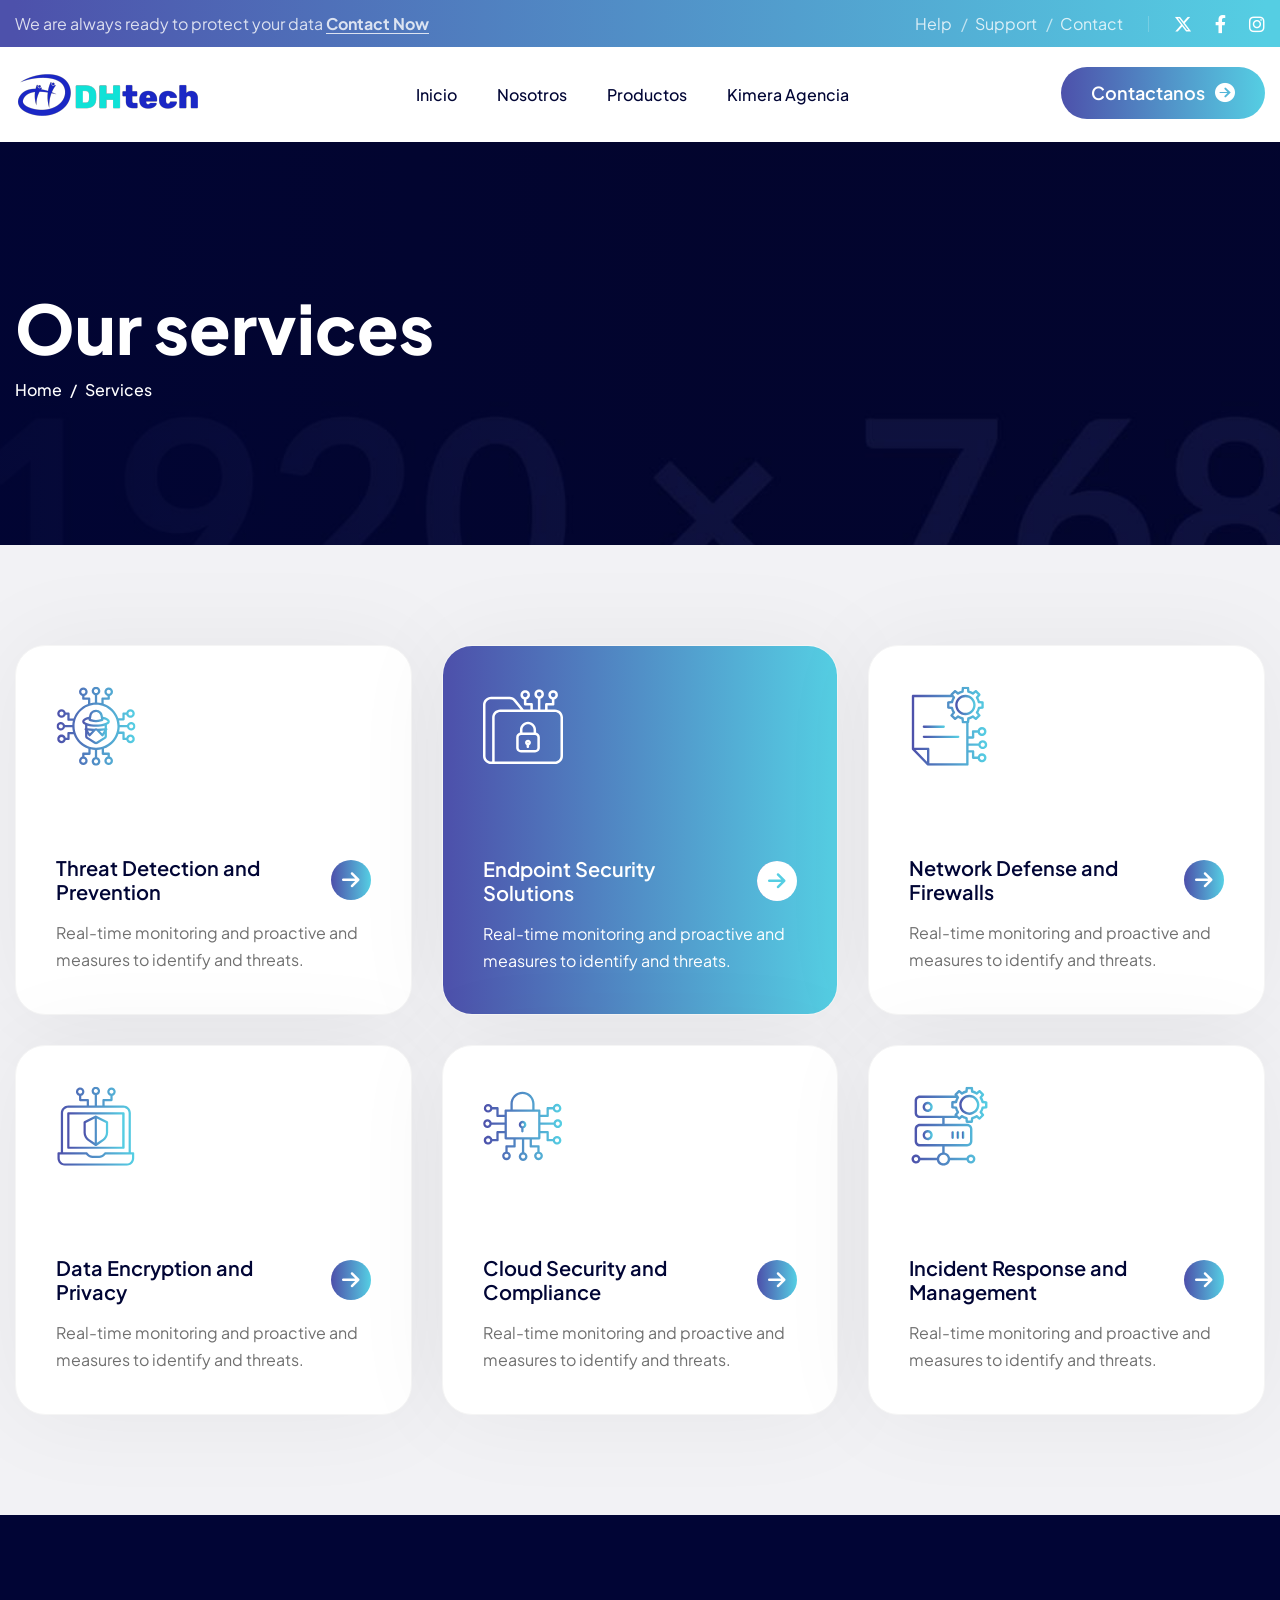
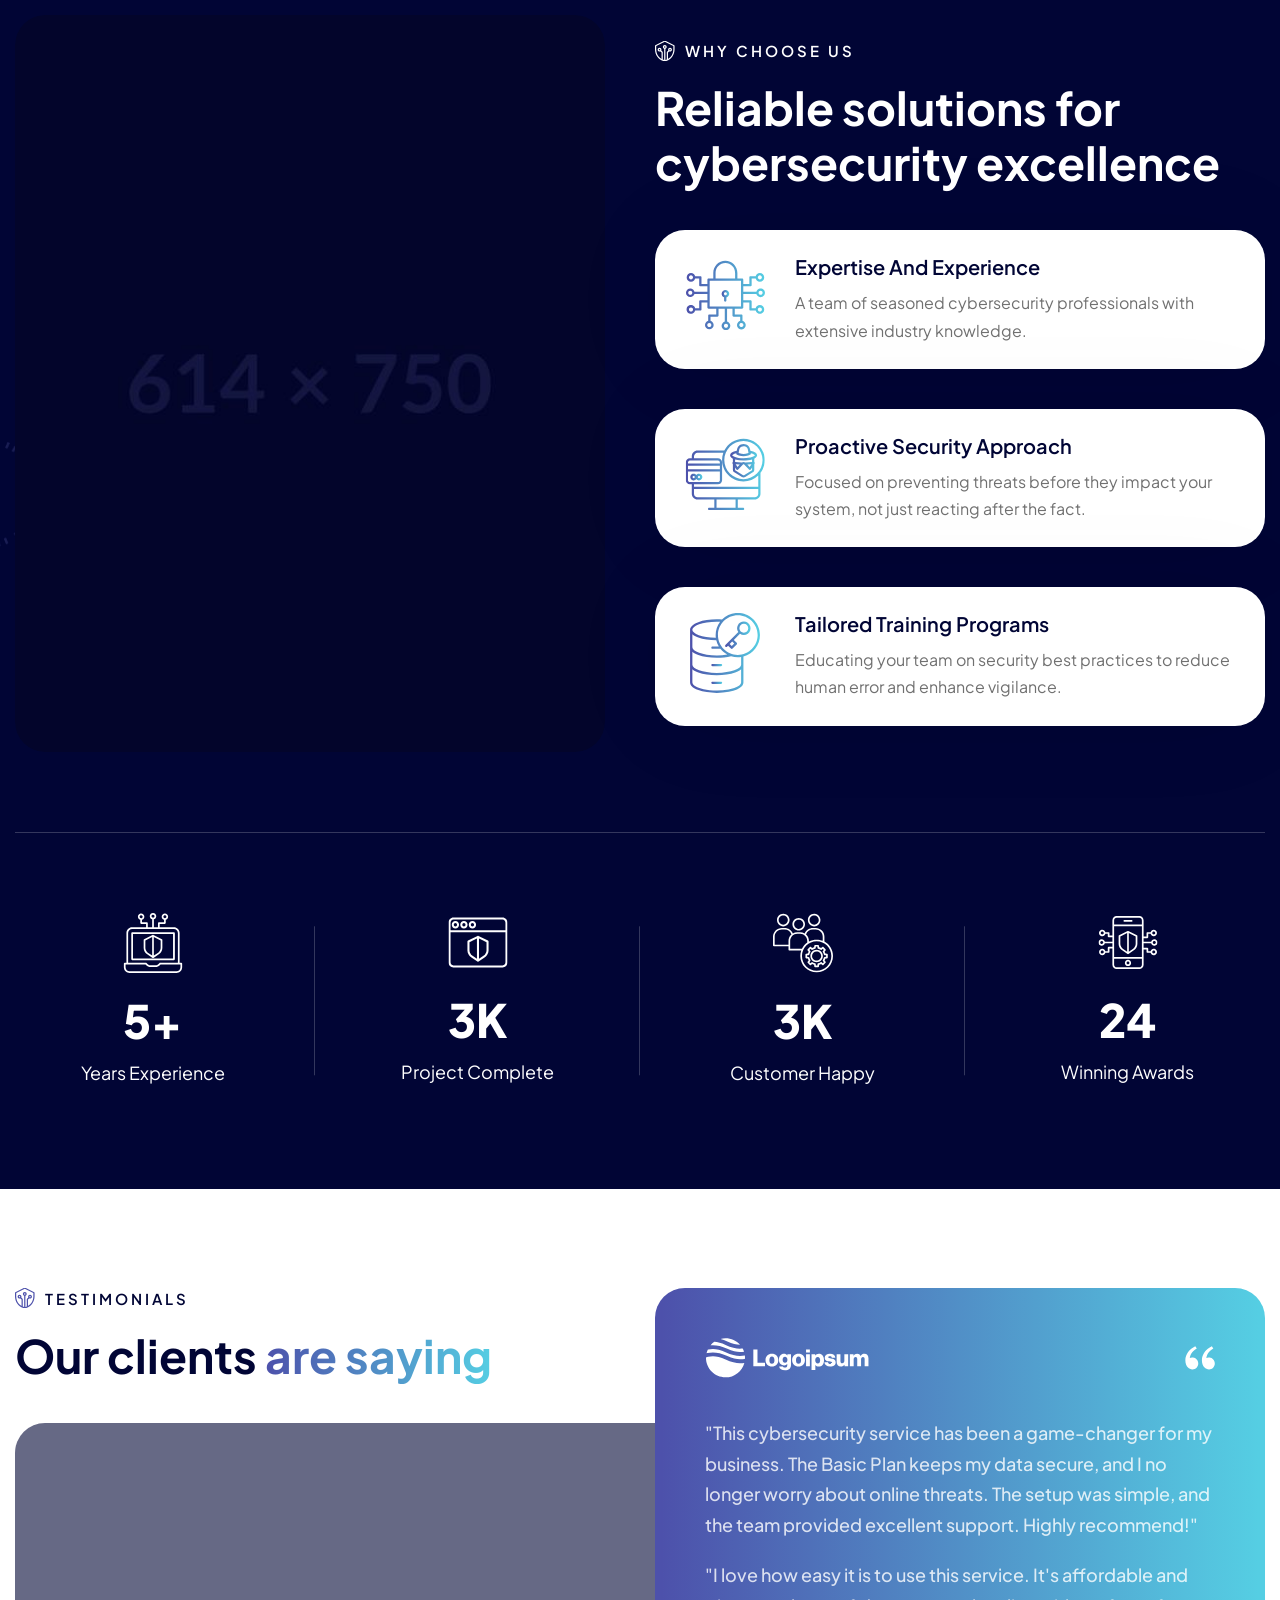
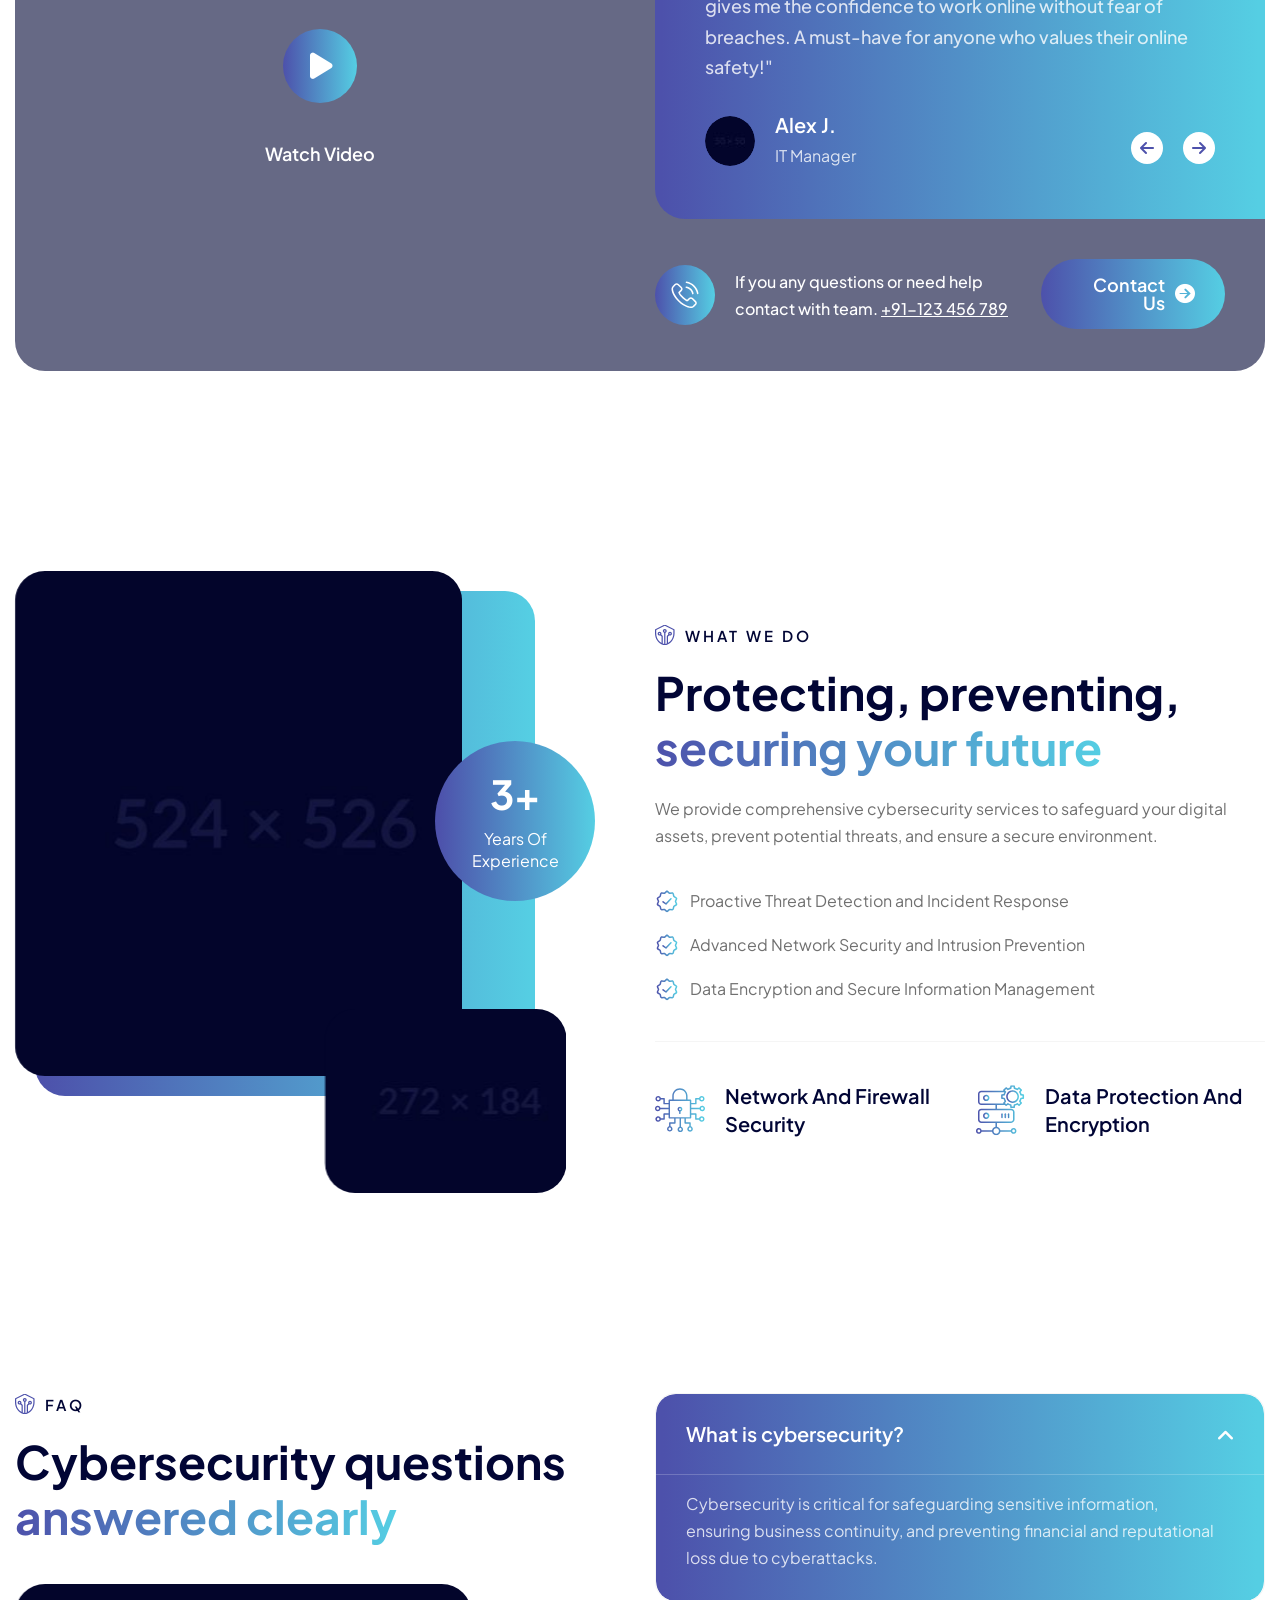
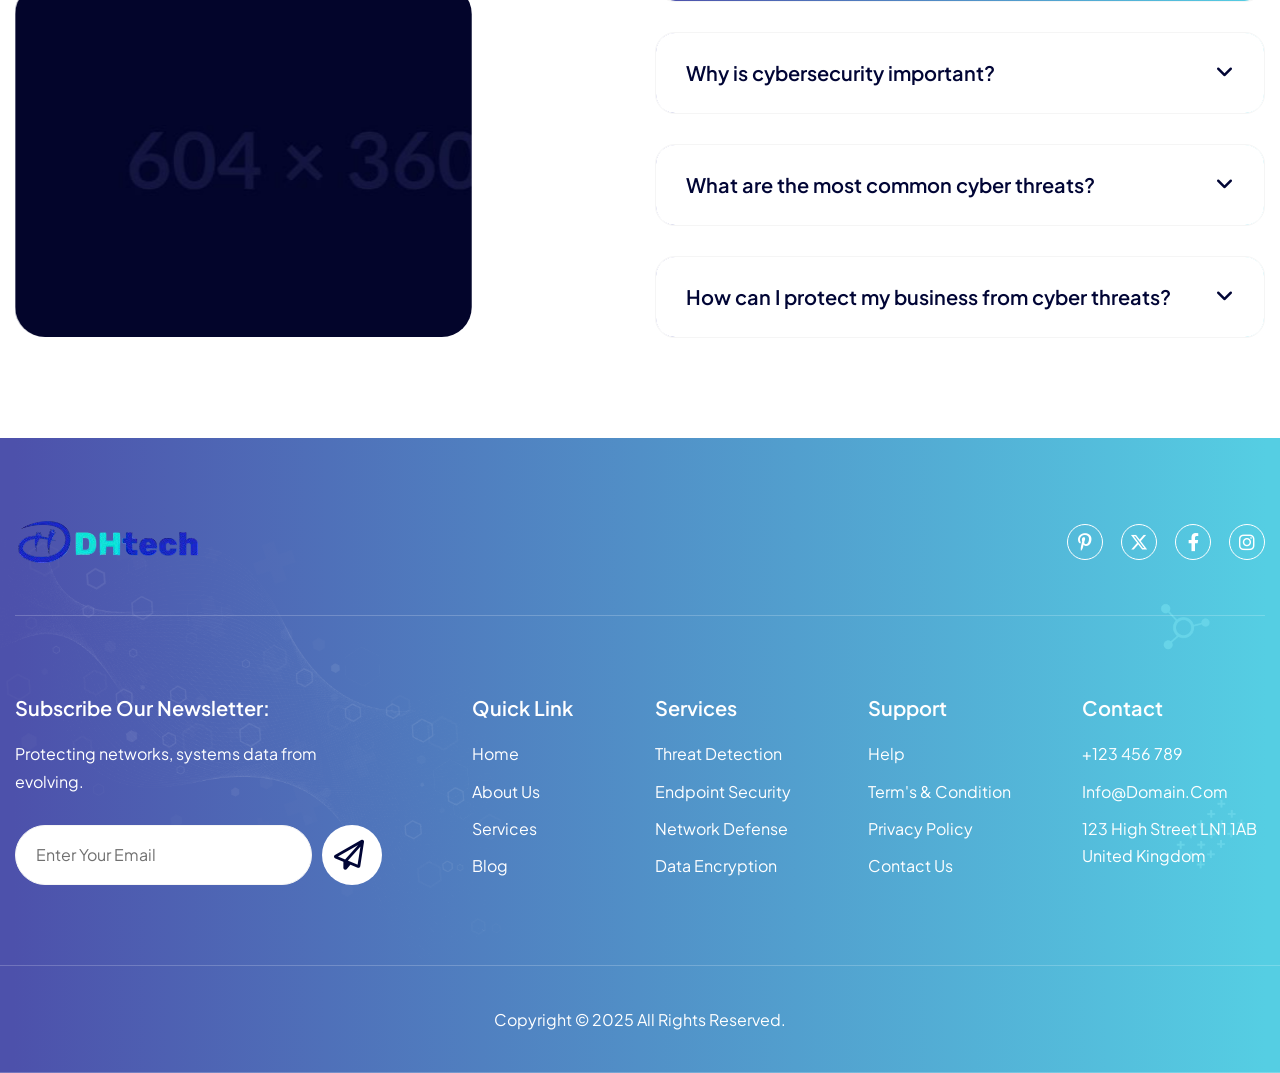
<file: services.html>
<!DOCTYPE html>
<html lang="zxx">
<head>
	<!-- Meta -->
	<meta charset="utf-8">
	<meta http-equiv="X-UA-Compatible" content="IE=edge">
	<meta name="viewport" content="width=device-width, initial-scale=1.0, maximum-scale=1">
	<meta name="description" content="">
	<meta name="keywords" content="">
	<meta name="author" content="Awaiken">
	<!-- Page Title -->
    <title>DH Tech - Ciberseguridad</title>
	<!-- Favicon Icon -->
	<link rel="shortcut icon" type="image/x-icon" href="images/favicon.png">
	<!-- Google Fonts Css-->
	<link rel="preconnect" href="https://fonts.googleapis.com">
    <link rel="preconnect" href="https://fonts.gstatic.com" crossorigin>
    <link href="https://fonts.googleapis.com/css2?family=Plus+Jakarta+Sans:ital,wght@0,200..800;1,200..800&display=swap" rel="stylesheet">
	<!-- Bootstrap Css -->
	<link href="css/bootstrap.min.css" rel="stylesheet" media="screen">
	<!-- SlickNav Css -->
	<link href="css/slicknav.min.css" rel="stylesheet">
	<!-- Swiper Css -->
	<link rel="stylesheet" href="css/swiper-bundle.min.css">
	<!-- Font Awesome Icon Css-->
	<link href="css/all.min.css" rel="stylesheet" media="screen">
	<!-- Animated Css -->
	<link href="css/animate.css" rel="stylesheet">
    <!-- Magnific Popup Core Css File -->
	<link rel="stylesheet" href="css/magnific-popup.css">
	<!-- Mouse Cursor Css File -->
	<link rel="stylesheet" href="css/mousecursor.css">
	<!-- Main Custom Css -->
	<link href="css/custom.css" rel="stylesheet" media="screen">
</head>
<body>

    <!-- Preloader Start -->
	<div class="preloader">
		<div class="loading-container">
			<div class="loading"></div>
			<div id="loading-icon"><img src="images/loader.svg" alt=""></div>
		</div>
	</div>
	<!-- Preloader End -->

    <!-- Topbar Section Start -->
    <div class="topbar">
        <div class="container">
            <div class="row align-items-center">
                <div class="col-md-7">
                    <div class="topbar-info-text">
                        <p>We are always ready to protect your data <a href="contact.html">Contact now</a></p>
                    </div>
                </div>
                
                <div class="col-md-5">
                    <!-- Topbar Social Links Start -->
                    <div class="topbar-links">
                        <!-- Topbar Contact Information Start -->
                        <div class="topbar-contact-info">
                            <ul>
                                <li><a href="#">Help</a></li>
                                <li><a href="#">Support</a></li>
                                <li><a href="contact.html">Contact</a></li>
                            </ul>
                        </div>
                        <!-- Topbar Contact Information End -->

                        <!-- Topbar Social Links Start -->
                        <div class="topbar-social-links">
                            <ul>
                                <li><a href="#"><i class="fa-brands fa-x-twitter"></i></a></li>
                                <li><a href="#"><i class="fa-brands fa-facebook-f"></i></a></li>
                                <li><a href="#"><i class="fa-brands fa-instagram"></i></a></li>
                            </ul>
                        </div>
                        <!-- Topbar Social Links End -->
                    </div>
                    <!-- Topbar Social Links End -->
                </div>
            </div>
        </div>
    </div>
    <!-- Topbar Section End -->

    <!-- Header Start -->
	<header class="main-header">
		<div class="header-sticky">
			<nav class="navbar navbar-expand-lg">
				<div class="container">
					<!-- Logo Start -->
					<a class="navbar-brand" href="./">
						<img src="images/logo_dh_tech.png" alt="Logo">
					</a>
					<!-- Logo End -->

					<!-- Main Menu Start -->
					<div class="collapse navbar-collapse main-menu">
                        <div class="nav-menu-wrapper">
                            <ul class="navbar-nav mr-auto" id="menu">
                                <li class="nav-item"><a class="nav-link" href="index.html">Inicio</a></li>
                                <li class="nav-item"><a class="nav-link" href="about.html">Nosotros</a>
                                <li class="nav-item"><a class="nav-link" href="services.html">Productos</a></li>
                                <li class="nav-item"><a class="nav-link" href="#">Kimera Agencia</a></li>
                            </ul>
                        </div>

                        <!-- Header Btn Start -->
                        <div class="header-btn">
                            <a href="contact.html" class="btn-default">Contactanos</a>
                        </div>
                        <!-- Header Btn End -->
					</div>
					<!-- Main Menu End -->
					<div class="navbar-toggle"></div>
				</div>
			</nav>
			<div class="responsive-menu"></div>
		</div>
	</header>
	<!-- Header End -->

    <!-- Page Header Start -->
    <div class="page-header parallaxie">
        <div class="container">
            <div class="row align-items-center">
                <div class="col-lg-12">
                    <!-- Page Header Box Start -->
                    <div class="page-header-box">
                        <h1 class="wow fadeInUp" data-cursor="-opaque">Our services</h1>
                        <nav class="wow fadeInUp" data-wow-delay="0.2s">
                            <ol class="breadcrumb">
                                <li class="breadcrumb-item"><a href="./">home</a></li>
                                <li class="breadcrumb-item active" aria-current="page">services</li>
                            </ol>
                        </nav>
                    </div>
                    <!-- Page Header Box End -->
                </div>
            </div>
        </div>
    </div>
    <!-- Page Header End -->

    <!-- Page Services Start -->
    <div class="our-services page-services">
        <div class="container">
            <div class="row">
                <div class="col-lg-4 col-md-6">
                    <!-- Service Item Start -->
                    <div class="service-item wow fadeInUp">
                        <div class="icon-box">
                            <img src="images/icon-service-1.svg" alt="">
                        </div>
                        <div class="service-title-box">
                            <div class="service-title">
                                <h3><a href="service-single.html">Threat Detection and Prevention</a></h3>
                            </div>
                            <div class="service-btn">
                                <a href="service-single.html">
                                    <i class="fa-solid fa-arrow-right"></i>
                                </a>
                            </div>
                        </div>
                        <div class="service-content">
                            <p>Real-time monitoring and proactive and measures to identify and threats.</p>
                        </div>
                    </div>
                    <!-- Service Item End -->
                </div>
                
                <div class="col-lg-4 col-md-6">
                    <!-- Service Item Start -->
                    <div class="service-item active wow fadeInUp" data-wow-delay="0.2s">
                        <div class="icon-box">
                            <img src="images/icon-service-2.svg" alt="">
                        </div>
                        <div class="service-title-box">
                            <div class="service-title">
                                <h3><a href="service-single.html">Endpoint Security Solutions</a></h3>
                            </div>
                            <div class="service-btn">
                                <a href="service-single.html">
                                    <i class="fa-solid fa-arrow-right"></i>
                                </a>
                            </div>
                        </div>
                        <div class="service-content">
                            <p>Real-time monitoring and proactive and measures to identify and threats.</p>
                        </div>
                    </div>
                    <!-- Service Item End -->
                </div>
                
                <div class="col-lg-4 col-md-6">
                    <!-- Service Item Start -->
                    <div class="service-item wow fadeInUp" data-wow-delay="0.4s">
                        <div class="icon-box">
                            <img src="images/icon-service-3.svg" alt="">
                        </div>
                        <div class="service-title-box">
                            <div class="service-title">
                                <h3><a href="service-single.html">Network Defense and Firewalls</a></h3>
                            </div>
                            <div class="service-btn">
                                <a href="service-single.html">
                                    <i class="fa-solid fa-arrow-right"></i>
                                </a>
                            </div>
                        </div>
                        <div class="service-content">
                            <p>Real-time monitoring and proactive and measures to identify and threats.</p>
                        </div>
                    </div>
                    <!-- Service Item End -->
                </div>
                
                <div class="col-lg-4 col-md-6">
                    <!-- Service Item Start -->
                    <div class="service-item wow fadeInUp" data-wow-delay="0.6s">
                        <div class="icon-box">
                            <img src="images/icon-service-4.svg" alt="">
                        </div>
                        <div class="service-title-box">
                            <div class="service-title">
                                <h3><a href="service-single.html">Data Encryption and Privacy</a></h3>
                            </div>
                            <div class="service-btn">
                                <a href="service-single.html">
                                    <i class="fa-solid fa-arrow-right"></i>
                                </a>
                            </div>
                        </div>
                        <div class="service-content">
                            <p>Real-time monitoring and proactive and measures to identify and threats.</p>
                        </div>
                    </div>
                    <!-- Service Item End -->
                </div>
                
                <div class="col-lg-4 col-md-6">
                    <!-- Service Item Start -->
                    <div class="service-item wow fadeInUp" data-wow-delay="0.8s">
                        <div class="icon-box">
                            <img src="images/icon-service-5.svg" alt="">
                        </div>
                        <div class="service-title-box">
                            <div class="service-title">
                                <h3><a href="service-single.html">Cloud Security and Compliance</a></h3>
                            </div>
                            <div class="service-btn">
                                <a href="service-single.html">
                                    <i class="fa-solid fa-arrow-right"></i>
                                </a>
                            </div>
                        </div>
                        <div class="service-content">
                            <p>Real-time monitoring and proactive and measures to identify and threats.</p>
                        </div>
                    </div>
                    <!-- Service Item End -->
                </div>
                
                <div class="col-lg-4 col-md-6">
                    <!-- Service Item Start -->
                    <div class="service-item wow fadeInUp" data-wow-delay="1s">
                        <div class="icon-box">
                            <img src="images/icon-service-6.svg" alt="">
                        </div>
                        <div class="service-title-box">
                            <div class="service-title">
                                <h3><a href="service-single.html">Incident Response and Management</a></h3>
                            </div>
                            <div class="service-btn">
                                <a href="service-single.html">
                                    <i class="fa-solid fa-arrow-right"></i>
                                </a>
                            </div>
                        </div>
                        <div class="service-content">
                            <p>Real-time monitoring and proactive and measures to identify and threats.</p>
                        </div>
                    </div>
                    <!-- Service Item End -->
                </div>
            </div>
        </div>
    </div>
    <!-- Page Services End -->

    <!-- Why Choose Us Section Start -->
    <div class="why-choose-us">
        <div class="container">
            <div class="row align-items-center">
                <div class="col-lg-6">
                    <!-- Why Choose Image Start -->
                    <div class="why-choose-image">
                        <figure class="image-anime reveal">
                            <img src="images/why-choose-image.jpg" alt="">
                        </figure>
                    </div>
                    <!-- Why Choose Image End -->
                </div>

                <div class="col-lg-6">
                    <!-- Why Choose Content Start -->
                    <div class="why-choose-content">
                        <!-- Section Title Start -->
                        <div class="section-title dark-section">
                            <h3 class="wow fadeInUp">why choose us</h3>
                            <h2 class="wow fadeInUp" data-wow-delay="0.2s" data-cursor="-opaque">Reliable solutions for cybersecurity excellence</h2>
                        </div>
                        <!-- Section Title End -->

                        <!-- Why Choose List Start -->
                        <div class="why-choose-list">
                            <!-- Why Choose Item Start -->
                            <div class="why-choose-item wow fadeInUp" data-wow-delay="0.4s">
                                <div class="icon-box">
                                    <img src="images/icon-why-choose-1.svg" alt="">
                                </div>
                                <div class="why-choose-item-content">
                                    <h3>expertise and experience</h3>
                                    <p>A team of seasoned cybersecurity professionals with extensive industry knowledge.</p>
                                </div>
                            </div>
                            <!-- Why Choose Item End -->

                            <!-- Why Choose Item Start -->
                            <div class="why-choose-item wow fadeInUp" data-wow-delay="0.6s">
                                <div class="icon-box">
                                    <img src="images/icon-why-choose-2.svg" alt="">
                                </div>
                                <div class="why-choose-item-content">
                                    <h3>proactive security approach</h3>
                                    <p>Focused on preventing threats before they impact your system, not just reacting after the fact.</p>
                                </div>
                            </div>
                            <!-- Why Choose Item End -->

                            <!-- Why Choose Item Start -->
                            <div class="why-choose-item wow fadeInUp" data-wow-delay="0.8s">
                                <div class="icon-box">
                                    <img src="images/icon-why-choose-3.svg" alt="">
                                </div>
                                <div class="why-choose-item-content">
                                    <h3>tailored training programs</h3>
                                    <p>Educating your team on security best practices to reduce human error and enhance vigilance.</p>
                                </div>
                            </div>
                            <!-- Why Choose Item End -->
                        </div>
                        <!-- Why Choose List End -->
                    </div>
                    <!-- Why Choose Content End -->
                </div>

                <div class="col-lg-12">
                    <!-- Why Choose Counter List Start -->
                    <div class="why-choose-counter-list">
                        <!-- Why Choose Counter Item Start -->
                        <div class="why-choose-counter-item">
                            <div class="icon-box">
                                <img src="images/icon-why-choose-counter-1.svg" alt="">
                            </div>
                            <div class="why-choose-counter-content">
                                <h3><span class="counter">25</span>+</h3>
                                <p>Years Experience</p>
                            </div>
                        </div>
                        <!-- Why Choose Counter Item End -->

                        <!-- Why Choose Counter Item Start -->
                        <div class="why-choose-counter-item">
                            <div class="icon-box">
                                <img src="images/icon-why-choose-counter-2.svg" alt="">
                            </div>
                            <div class="why-choose-counter-content">
                                <h3><span class="counter">15</span>K</h3>
                                <p>project complete</p>
                            </div>
                        </div>
                        <!-- Why Choose Counter Item End -->

                        <!-- Why Choose Counter Item Start -->
                        <div class="why-choose-counter-item">
                            <div class="icon-box">
                                <img src="images/icon-why-choose-counter-3.svg" alt="">
                            </div>
                            <div class="why-choose-counter-content">
                                <h3><span class="counter">16</span>K</h3>
                                <p>customer happy</p>
                            </div>
                        </div>
                        <!-- Why Choose Counter Item End -->

                        <!-- Why Choose Counter Item Start -->
                        <div class="why-choose-counter-item">
                            <div class="icon-box">
                                <img src="images/icon-why-choose-counter-4.svg" alt="">
                            </div>
                            <div class="why-choose-counter-content">
                                <h3><span class="counter">120</span></h3>
                                <p>winning awards</p>
                            </div>
                        </div>
                        <!-- Why Choose Counter Item End -->
                    </div>
                    <!-- Why Choose Counter List End -->
                </div>
            </div>
        </div>
    </div>
    <!-- Why Choose Us Section End -->

    <!-- Our Testimonials Section Start -->
    <div class="our-testimonials">
        <div class="container">
            <div class="row">
                <div class="col-lg-6">
                    <!-- Section Title Start -->
                    <div class="section-title">
                        <h3 class="wow fadeInUp">testimonials</h3>
                        <h2 class="wow fadeInUp" data-wow-delay="0.2s" data-cursor="-opaque">Our clients <span>are saying</span></h2>
                    </div>
                    <!-- Section Title End -->
                </div>

                <div class="col-lg-12">
                    <!-- Testimonial Box Start -->
                    <div class="testimonial-box parallaxie">
                        <!-- Testimonial Video Button Start -->
                        <div class="testimonial-video-button">
                            <a href="https://www.youtube.com/watch?v=Y-x0efG1seA" class="popup-video" data-cursor-text="Play">
                                <i class="fa-solid fa-play"></i>
                            </a>
                            <h3>Watch video</h3>
                        </div>
                        <!-- Testimonial Video Button End -->

                        <!-- Testimonial Slide Box Start -->
                        <div class="testimonial-slider-box">
                            <!-- Testimonial Slide Start -->
                            <div class="testimonial-slider">
                                <div class="swiper">
                                    <div class="swiper-wrapper" data-cursor-text="Drag">
                                        <!-- Testimonial Slide Start -->
                                        <div class="swiper-slide">
                                            <div class="testimonial-item">
                                                <div class="testimonial-header">
                                                    <div class="testimonial-company-logo">
                                                        <img src="images/company-logo.svg" alt="">
                                                    </div>        
                                                    <div class="testimonial-quote">
                                                        <img src="images/testimonial-quote.svg" alt="">
                                                    </div>
                                                </div>                               
                                                <div class="testimonial-content">
                                                    <p>"This cybersecurity service has been a game-changer for my business. The Basic Plan keeps my data secure, and I no longer worry about online threats. The setup was simple, and the team provided excellent support. Highly recommend!"</p>
                                                    <p>"I love how easy it is to use this service. It's affordable and gives me the confidence to work online without fear of breaches. A must-have for anyone who values their online safety!"</p>
                                                </div>
                                                <div class="testimonial-body">
                                                    <div class="author-image">
                                                        <figure class="image-anime">
                                                            <img src="images/author-1.jpg" alt="">
                                                        </figure>
                                                    </div>
                                                    <div class="author-content">
                                                        <h3>Alex J.</h3>
                                                        <p>IT manager</p>
                                                    </div>   
                                                </div>                                    
                                            </div>
                                        </div>
                                        <!-- Testimonial Slide End -->

                                        <!-- Testimonial Slide Start -->
                                        <div class="swiper-slide">
                                            <div class="testimonial-item">
                                                <div class="testimonial-header">
                                                    <div class="testimonial-company-logo">
                                                        <img src="images/company-logo.svg" alt="">
                                                    </div>        
                                                    <div class="testimonial-quote">
                                                        <img src="images/testimonial-quote.svg" alt="">
                                                    </div>
                                                </div>                               
                                                <div class="testimonial-content">
                                                    <p>"This cybersecurity service has been a game-changer for my business. The Basic Plan keeps my data secure, and I no longer worry about online threats. The setup was simple, and the team provided excellent support. Highly recommend!"</p>
                                                    <p>"I love how easy it is to use this service. It's affordable and gives me the confidence to work online without fear of breaches. A must-have for anyone who values their online safety!"</p>
                                                </div>
                                                <div class="testimonial-body">
                                                    <div class="author-image">
                                                        <figure class="image-anime">
                                                            <img src="images/author-2.jpg" alt="">
                                                        </figure>
                                                    </div>
                                                    <div class="author-content">
                                                        <h3>Sarah Mitchell</h3>
                                                        <p>Cloud manager</p>
                                                    </div>   
                                                </div>                                    
                                            </div>
                                        </div>
                                        <!-- Testimonial Slide End -->
                                    </div>
                                    <div class="testimonial-btn">
                                        <div class="testimonial-button-prev"></div>
                                        <div class="testimonial-button-next"></div>
                                    </div>
                                </div>
                            </div>
                            <!-- Testimonial Slide End -->

                            <!-- Testimnoial Contact Info Start -->
                            <div class="testimonial-contact-info">
                                <!-- Testimonial Contact Box Start -->
                                <div class="testimonial-contact-box">
                                    <div class="icon-box">
                                        <img src="images/icon-phone.svg" alt="">
                                    </div>
                                    <div class="testimonial-contact-content">
                                        <p>If you any questions or need help contact with team. <span><a href="tel:+91123456789">+91-123 456 789</a></span></p>
                                    </div>
                                </div>
                                <!-- Testimonial Contact Box End -->
                                
                                <!-- Testimonial Contact Button Start -->
                                <div class="testimonial-contact-btn">
                                    <a href="contact.html" class="btn-default">contact us</a>
                                </div>
                                <!-- Testimonial Contact Button End -->
                            </div>
                            <!-- Testimnoial Contact Info End -->
                        </div>
                        <!-- Testimonial Slide Box End -->
                    </div>
                    <!-- Testimonials Box End -->
                </div>
            </div>
        </div>
    </div>
    <!-- Our Testimonials Section End -->

    <!-- What We Do Section Start -->
    <div class="what-we-do">
        <div class="container">
            <div class="row align-items-center">
                <div class="col-lg-6">
                    <!-- What We Do Image Start -->
                    <div class="what-we-do-image">
                        <div class="what-we-do-img-1">
                            <figure class="image-anime reveal">
                                <img src="images/what-we-do-img-1.jpg" alt="">
                            </figure>
                        </div>

                        <div class="what-we-do-img-2">
                            <figure class="image-anime reveal">
                                <img src="images/what-we-do-img-2.jpg" alt="">
                            </figure>
                        </div>

                        <div class="company-experience-box what-we-do-circle">
                            <h2><span class="counter">25</span>+</h2>
                            <p>Years of experience </p>
                        </div>
                    </div>
                    <!-- What We Do Image End -->
                </div>

                <div class="col-lg-6">
                    <!-- What We Do Content Start -->
                    <div class="what-we-do-content">
                        <!-- Section Title Start -->
                        <div class="section-title">
                            <h3 class="wow fadeInUp">what we do</h3>
                            <h2 class="wow fadeInUp" data-wow-delay="0.2s" data-cursor="-opaque">Protecting, preventing, <span>securing your future</span></h2>
                            <p class="wow fadeInUp" data-wow-delay="0.4s">We provide comprehensive cybersecurity services to safeguard your digital assets, prevent potential threats, and ensure a secure environment.</p>
                        </div>
                        <!-- Section Title End -->

                        <!-- What We Do Body Start -->
                        <div class="what-we-do-body wow fadeInUp" data-wow-delay="0.6s">
                            <ul>
                                <li>Proactive Threat Detection and Incident Response</li>
                                <li>Advanced Network Security and Intrusion Prevention</li>
                                <li>Data Encryption and Secure Information Management</li>
                            </ul>
                        </div>
                        <!-- What We Do Body End -->

                        <!-- What We List Start -->
                        <div class="what-we-list wow fadeInUp" data-wow-delay="0.8s">
                            <!-- What We Item Start -->
                            <div class="what-we-item">
                                <div class="icon-box">
                                    <img src="images/icon-what-we-item-1.svg" alt="">
                                </div>
                                <div class="what-we-item-content">
                                    <h3>network and firewall security</h3>
                                </div>
                            </div>
                            <!-- What We Item End -->

                            <!-- What We Item Start -->
                            <div class="what-we-item">
                                <div class="icon-box">
                                    <img src="images/icon-what-we-item-2.svg" alt="">
                                </div>
                                <div class="what-we-item-content">
                                    <h3>data protection and encryption</h3>
                                </div>
                            </div>
                            <!-- What We Item End -->
                        </div>
                        <!-- What We List End -->
                    </div>
                    <!-- What We Do Content End -->
                </div>
            </div>
        </div>
    </div>
    <!-- What We Do Section End -->

    <!-- Our Faqs Section Start -->
    <div class="our-faqs">
        <div class="container">
            <div class="row align-items-center">
                <div class="col-lg-6">
                    <!-- Faqs Content Start -->
                    <div class="faq-content">
                        <!-- Section Title Start -->
                        <div class="section-title">
                            <h3 class="wow fadeInUp">faq</h3>
                            <h2 class="wow fadeInUp" data-wow-delay="0.2s" data-cursor="-opaque">Cybersecurity questions <span>answered clearly</span></h2>
                        </div>
                        <!-- Section Title End -->

                        <!-- Faqs Image Start -->
                        <div class="faq-image">
                            <figure class="image-anime reveal">
                                <img src="images/faq-image.jpg" alt="">
                            </figure>
                        </div>
                        <!-- Faqs Image End -->
                    </div>
                    <!-- Faqs Content End -->
                </div>
                <div class="col-lg-6">
                    <!-- FAQ Accordion Start -->
                    <div class="faq-accordion" id="accordion">
                        <!-- FAQ Item Start -->
                        <div class="accordion-item wow fadeInUp">
                            <h2 class="accordion-header" id="heading1">
                                <button class="accordion-button" type="button" data-bs-toggle="collapse" data-bs-target="#collapse1" aria-expanded="true" aria-controls="collapse1">
                                    What is cybersecurity?
                                </button>
                            </h2>
                            <div id="collapse1" class="accordion-collapse collapse show" aria-labelledby="heading1" data-bs-parent="#accordion">
                                <div class="accordion-body">
                                    <p>Cybersecurity is critical for safeguarding sensitive information, ensuring business continuity, and preventing financial and reputational loss due to cyberattacks.</p>
                                </div>
                            </div>
                        </div>
                        <!-- FAQ Item End -->

                        <!-- FAQ Item Start -->
                        <div class="accordion-item wow fadeInUp" data-wow-delay="0.2s">
                            <h2 class="accordion-header" id="heading2">
                                <button class="accordion-button collapsed" type="button" data-bs-toggle="collapse" data-bs-target="#collapse2" aria-expanded="false" aria-controls="collapse2">
                                    Why is cybersecurity important?
                                </button>
                            </h2>
                            <div id="collapse2" class="accordion-collapse collapse" aria-labelledby="heading2" data-bs-parent="#accordion">
                                <div class="accordion-body">
                                    <p>Cybersecurity is critical for safeguarding sensitive information, ensuring business continuity, and preventing financial and reputational loss due to cyberattacks.</p>
                                </div>
                            </div>
                        </div>
                        <!-- FAQ Item End -->

                        <!-- FAQ Item Start -->
                        <div class="accordion-item wow fadeInUp" data-wow-delay="0.4s">
                            <h2 class="accordion-header" id="heading3">
                                <button class="accordion-button collapsed" type="button" data-bs-toggle="collapse" data-bs-target="#collapse3" aria-expanded="false" aria-controls="collapse3">
                                    What are the most common cyber threats?
                                </button>
                            </h2>
                            <div id="collapse3" class="accordion-collapse collapse" aria-labelledby="heading3" data-bs-parent="#accordion">
                                <div class="accordion-body">
                                    <p>Cybersecurity is critical for safeguarding sensitive information, ensuring business continuity, and preventing financial and reputational loss due to cyberattacks.</p>
                                </div>
                            </div>
                        </div>
                        <!-- FAQ Item End -->

                        <!-- FAQ Item Start -->
                        <div class="accordion-item wow fadeInUp" data-wow-delay="0.6s">
                            <h2 class="accordion-header" id="heading4">
                                <button class="accordion-button collapsed" type="button" data-bs-toggle="collapse" data-bs-target="#collapse4" aria-expanded="false" aria-controls="collapse4">
                                    How can I protect my business from cyber threats?
                                </button>
                            </h2>
                            <div id="collapse4" class="accordion-collapse collapse" aria-labelledby="heading4" data-bs-parent="#accordion">
                                <div class="accordion-body">
                                    <p>Cybersecurity is critical for safeguarding sensitive information, ensuring business continuity, and preventing financial and reputational loss due to cyberattacks.</p>
                                </div>
                            </div>
                        </div>
                        <!-- FAQ Item End -->
                    </div>
                    <!-- FAQ Accordion End -->
                </div>
            </div>
        </div>
    </div>
    <!-- Our Faqs Section End -->

    <!-- Main Footer Section Start -->
    <footer class="main-footer">
        <div class="container">
            <div class="row">
                <div class="col-lg-12">
                    <!-- Footer Header Start -->
                    <div class="footer-header">
                        <!-- Footer Logo Start -->
                        <div class="footer-logo">
                            <img src="images/footer_logo_dh_tech.png" alt="DH Tech Footer Logo">
                        </div>
                        <!-- Footer Logo End -->
                        
                        <!-- Footer Social Links Start -->
                        <div class="footer-social-links">
                            <ul>
                                <li><a href="#"><i class="fa-brands fa-pinterest-p"></i></a></li>
                                <li><a href="#"><i class="fa-brands fa-x-twitter"></i></a></li>
                                <li><a href="#"><i class="fa-brands fa-facebook-f"></i></a></li>
                                <li><a href="#"><i class="fa-brands fa-instagram"></i></a></li>
                            </ul>
                        </div>
                        <!-- Footer Social Links End -->
                    </div>
                    <!-- Footer Header End -->
                </div>

                <div class="col-lg-4">
                    <!-- Footer Newsletter Form Start -->
                    <div class="footer-links footer-newsletter-form">
                        <h3>Subscribe our newsletter:</h3>
                        <p>Protecting networks, systems data from evolving. </p>
                        <form id="newsletterForm" action="#" method="POST">
                            <div class="form-group">
                                <input type="email" name="email" class="form-control" id="mail" placeholder="Enter Your Email" required="">
                                <button type="submit" class="newsletter-btn"><i class="fa-regular fa-paper-plane"></i></button>
                            </div>
                        </form>
                    </div>
                    <!-- Footer Newsletter Form End -->
                </div>

                <div class="col-lg-2 col-md-3 col-6">
                    <!-- Footer Links Start -->
                    <div class="footer-links footer-quick-links">
                        <h3>Quick link</h3>
                        <ul>
                            <li><a href="index.html">home</a></li>
                            <li><a href="about.html">about us</a></li>
                            <li><a href="services.html">services</a></li>
                            <li><a href="blog-single.html">blog</a></li>
                        </ul>
                    </div>
                    <!-- Footer Links End -->
                </div>
                
                <div class="col-lg-2 col-md-3 col-6">
                    <!-- Footer Links Start -->
                    <div class="footer-links">
                        <h3>Services</h3>
                        <ul>
                            <li><a href="service-single.html">Threat detection</a></li>
                            <li><a href="service-single.html">Endpoint security</a></li>
                            <li><a href="service-single.html">Network defense</a></li>
                            <li><a href="service-single.html">Data encryption</a></li>
                        </ul>
                    </div>
                    <!-- Footer Links End -->
                </div>
                
                <div class="col-lg-2 col-md-3 col-6">
                    <!-- Footer Links Start -->
                    <div class="footer-links">
                        <h3>Support</h3>
                        <ul>
                            <li><a href="#">Help</a></li>
                            <li><a href="#">Term's & condition </a></li>
                            <li><a href="#">Privacy policy</a></li>
                            <li><a href="contact.html">Contact us</a></li>
                        </ul>
                    </div>
                    <!-- Footer Links End -->
                </div>
                
                <div class="col-lg-2 col-md-3 col-6">
                    <!-- Footer Links Start -->
                    <div class="footer-links">
                        <h3>Contact</h3>
                        <ul>
                            <li><a href="tel:+123456789">+123 456 789</a></li>
                            <li><a href="mailto:info@domain.com">info@domain.com</a></li>
                            <li>123 High Street LN1 1AB United Kingdom</li>
                        </ul>
                    </div>
                    <!-- Footer Links End -->
                </div>
            </div>
        </div>

        <!-- Footer Copyright Start -->
        <div class="footer-copyright">
            <div class="container">
                <div class="row">
                    <div class="col-md-12">
                        <!-- Footer Copyright Text Start -->
                        <div class="footer-copyright-text">
                            <p>Copyright © 2025 All Rights Reserved.</p>
                        </div>
                        <!-- Footer Copyright Text End -->
                    </div>
                </div>
            </div>
        </div>
        <!-- Footer Copyright End -->
    </footer>
    <!-- Main Footer Section End -->
    
    <!-- Jquery Library File -->
    <script src="js/jquery-3.7.1.min.js"></script>
    <!-- Bootstrap js file -->
    <script src="js/bootstrap.min.js"></script>
    <!-- Validator js file -->
    <script src="js/validator.min.js"></script>
    <!-- SlickNav js file -->
    <script src="js/jquery.slicknav.js"></script>
    <!-- Swiper js file -->
    <script src="js/swiper-bundle.min.js"></script>
    <!-- Counter js file -->
    <script src="js/jquery.waypoints.min.js"></script>
    <script src="js/jquery.counterup.min.js"></script>
    <!-- Magnific js file -->
    <script src="js/jquery.magnific-popup.min.js"></script>
    <!-- SmoothScroll -->
    <script src="js/SmoothScroll.js"></script>
    <!-- Parallax js -->
    <script src="js/parallaxie.js"></script>
    <!-- MagicCursor js file -->
    <script src="js/gsap.min.js"></script>
    <script src="js/magiccursor.js"></script>
    <!-- Text Effect js file -->
    <script src="js/SplitText.js"></script>
    <script src="js/ScrollTrigger.min.js"></script>
    <!-- YTPlayer js File -->
    <script src="js/jquery.mb.YTPlayer.min.js"></script>
    <!-- Wow js file -->
    <script src="js/wow.min.js"></script>
    <!-- Main Custom js file -->
    <script src="js/function.js"></script>
</body>
</html>
</file>
<file: css/custom.css>
/* ----------------------------------------------------------------------------------------
* Author        : Awaiken
* Template Name : Proshield - Cyber Security Services HTML Template
* File          : CSS File
* Version       : 1.0
* ---------------------------------------------------------------------------------------- */
/* INDEX
----------------------------------------------------------------------------------------
01. Global Variables
02. General css
03. Header css
04. Hero css
05. About Us css
06. Our Service css
07. Our Feature css
08. Our Projects css
09. Why Choose Us css
10. What We Do css
11. Our Pricing css
12. Our Testimonial css
13. Our Team css
14. CTA Box css
15. Our FAQs css
16. Our Blog css
17. Footer css
18. About Us Page css
19. Services Page css
20. Service Single css
21. Blog Archive css
22. Blog Single css
23. Projects Page css
24. Project Single css
25. Team Page css
26. Team Single css
27. Pricing Page css
28. Testimonial Page css
29. Image Gallery css
30. Video Gallery css
31. FAQs Page css
32. Contact Us Page css
33. 404 Error Page css
34. Responsive css
-------------------------------------------------------------------------------------- */

/************************************/
/*** 	 01. Global Variables	  ***/
/************************************/	

:root{
	--primary-color				: #010535;
	--secondary-color			: #F2F2F5;
	--text-color				: #707070;
	--accent-color				: #4D51AB;
	--accent-secondary-color	: #55CEE3;
	--white-color				: #FFFFFF;
	--divider-color				: #F5F5F5;
	--dark-divider-color		: #FFFFFF33;
	--error-color				: rgb(230, 87, 87);
	--default-font				: "Plus Jakarta Sans", sans-serif;
}

/************************************/
/*** 	   02. General css		  ***/
/************************************/

body{
	font-family: var(--default-font);
	font-size: 16px;
	font-weight: 400;
	line-height: 1em;
	background-color: var(--white-color);
	color: var(--text-color);
}

::-webkit-scrollbar-track{
	background-color: var(--secondary-color);
	border-left: 1px solid var(--secondary-color);
}
::-webkit-scrollbar{
	width: 7px;
	background-color: var(--secondary-color);
}
::-webkit-scrollbar-thumb{
	background: linear-gradient(180deg, var(--accent-color) 1.15%, var(--accent-secondary-color) 98.84%);
}

p{
	line-height: 1.7em;
	margin-bottom: 1.5em;
}

h1,
h2,
h3,
h4,
h5,
h6{
	margin : 0;
	font-weight: 600;
	line-height: 1.2em;
	color: var(--primary-color);
}

figure{
	margin: 0;
}

img{
	max-width: 100%;
}

a{
	text-decoration: none;
}

a:hover{
	text-decoration: none;
	outline: 0;
}

a:focus{
	text-decoration: none;
	outline: 0;
}

html,
body{
	width: 100%;
	overflow-x: clip;
}

.container{
	max-width: 1300px;
}

.container,
.container-fluid,
.container-lg,
.container-md,
.container-sm,
.container-xl,
.container-xxl{
    padding-right: 15px;
    padding-left: 15px;
}

.image-anime{
	position: relative;
	overflow: hidden;
}

.image-anime:after{
	content: "";
	position: absolute;
    width: 200%;
    height: 0%;
    left: 50%;
    top: 50%;
    background-color: rgba(255,255,255,.3);
    transform: translate(-50%,-50%) rotate(-45deg);
    z-index: 1;
}

.image-anime:hover:after{
    height: 250%;
    transition: all 600ms linear;
    background-color: transparent;
}

.reveal{
	position: relative;
    display: -webkit-inline-box;
    display: -ms-inline-flexbox;
    display: inline-flex;
    visibility: hidden;
    overflow: hidden;
}

.reveal img{
    height: 100%;
    width: 100%;
    -o-object-fit: cover;
    object-fit: cover;
    -webkit-transform-origin: left;
    transform-origin: left;
}

.row{
    margin-right: -15px;
    margin-left: -15px;
}

.row > *{
	padding-right: 15px;
	padding-left: 15px;
}

.row.no-gutters{
    margin-right: 0px;
    margin-left: 0px;
}

.row.no-gutters > *{
    padding-right: 0px;
    padding-left: 0px;
}

.btn-default{
	position: relative;
	display: inline-block;
    background: linear-gradient(to right, var(--accent-color) 0%, var(--accent-secondary-color) 50%, var(--accent-color) 100%);
    background-size: 200% auto;
    border-radius: 100px;
    color: var(--white-color);
    font-size: 18px;
    font-weight: 600;
	line-height: 1em;
    text-transform: capitalize;
    border: none;
    padding: 17px 60px 17px 30px;
    transition: all 0.4s ease-in-out;
	overflow: hidden;
	z-index: 0;
}

.btn-default:hover{
	background-position: right center;
}

.btn-default::before{
	content: '\f0a9';
	font-family: 'Font Awesome 6 Free';
	position: absolute;
	top: 50%;
	right: 0;
	transform: translate(-30px, -50%);
	font-size: 20px;
	color: var(--white-color);
	border-radius: 50%;
	transition: all 0.4s ease-in-out;
}

.btn-default:hover::before{
	transform: translate(-27px, -50%);
}

.btn-default.btn-highlighted{
	background: var(--white-color);
	color: var(--accent-color);
}

.btn-default.btn-highlighted::before{
	color: var(--accent-color);
}

.btn-default.btn-highlighted::after{
	content: '';
    display: block;
    position: absolute;
    top: 0;
    left: auto;
    right: 0;
    bottom: 0;
    width: 0;
    height: 100%;
	background: linear-gradient(90.15deg, var(--accent-color) 1.15%, var(--accent-secondary-color) 98.84%);
    border-radius: 100px;
    transition: 0.4s ease-in-out;
    z-index: -1;
}

.btn-default.btn-highlighted:hover{
	background-color: transparent;
	color: var(--white-color);
}

.btn-default.btn-highlighted:hover::before{
	color: var(--white-color);
}

.btn-default.btn-highlighted:hover:after{
    width: 100%;
    left: 0;
    right: auto;
}

.cb-cursor:before{
	background: linear-gradient(90.15deg, var(--accent-color) 1.15%, var(--accent-secondary-color) 98.84%);
}

.preloader{
	position: fixed;
	top: 0;
	left: 0;
	right: 0;
	bottom: 0;
	z-index: 1000;
	background: linear-gradient(90.15deg, var(--accent-color) 1.15%, var(--accent-secondary-color) 98.84%);
	display: flex;
	align-items: center;
	justify-content: center;
}

.loading-container,
.loading{
	height: 100px;
	position: relative;
	width: 100px;
	border-radius: 100%;
}

.loading-container{
	margin: 40px auto;
}

.loading{
	border: 1px solid transparent;
	border-color: transparent var(--white-color) transparent var(--white-color);
	animation: rotate-loading 1.5s linear 0s infinite normal;
	transform-origin: 50% 50%;
}

.loading-container:hover .loading,
.loading-container .loading{
	transition: all 0.5s ease-in-out;
}

#loading-icon{
	position: absolute;
	top: 50%;
	left: 50%;
	max-width: 66px;
	transform: translate(-50%, -50%);
}

@keyframes rotate-loading{
	0%{
		transform: rotate(0deg);
	}

	100%{
		transform: rotate(360deg);
	}
}

.section-row{
	margin-bottom: 80px;
}

.section-row .section-title{
	margin-bottom: 0;
}

.section-row .section-title{
	width: 100%;
	max-width: 720px;
	margin: 0 auto;
	text-align: center;
}

.section-btn{
	text-align: end;
}

.section-title-content p{
	margin: 0;
}

.section-title{
	position: relative;
	margin-bottom: 40px;
	z-index: 1;
}

.section-title h3{
	position: relative;
	display: inline-block;
	font-size: 15px;
	line-height: normal;
	letter-spacing: 0.2em;
    text-transform: uppercase;
    color: var(--primary-color);
	padding-left: 30px;
    margin-bottom: 20px;
}

.section-title h3::before{
	content: '';
    position: absolute;
    top: 50%;
    left: 0;
    transform: translateY(-50%);
    background: url('../images/icon-sub-heading.svg');
    background-repeat: no-repeat;
    background-position: left center;
    background-size: cover;
    width: 20px;
    height: 20px;
}

.section-title h1{
	font-size: 68px;
	font-weight: 700;
	color: var(--white-color);
	margin-bottom: 0;
	cursor: none;
}

.section-title h2{
	font-size: 46px;
	font-weight: 700;
	margin-bottom: 0;
	cursor: none;
}

.section-title h1 span,
.section-title h2 span{
	background: linear-gradient(90.15deg, var(--accent-color) 0%, var(--accent-secondary-color) 100%);
	background-clip: text;
    -webkit-text-fill-color: transparent;
}

.section-title p{
	margin-top: 20px;
	margin-bottom: 0;
}

.section-title.dark-section h3,
.section-title.dark-section h1,
.section-title.dark-section h2,
.section-title.dark-section p{
	color: var(--white-color);
}

.section-title.dark-section h3::before{
	filter: brightness(0) invert(1);
}

.help-block.with-errors ul{
	margin: 0;
	text-align: left;
}

.help-block.with-errors ul li{
	color: var(--error-color);
	font-weight: 500;
	font-size: 14px;
}

/************************************/
/**** 	   03. Header css		 ****/
/************************************/

.topbar{
	background: linear-gradient(90.15deg, var(--accent-color) 1.15%, var(--accent-secondary-color) 98.84%);
	padding: 10px 0;
}

.topbar-info-text p{
	color: var(--white-color);
	opacity: 80%;
	margin-bottom: 0;
}

.topbar-info-text p a{
	font-weight: 700;
	text-transform: capitalize;
	color: inherit;
	text-decoration: underline;
	text-underline-offset: 3px;
	transition: all 0.3s ease-in-out;
}

.topbar-info-text p a:hover{
	color: var(--primary-color)	;
}

.topbar-links{
	display: flex;
	align-items: center;
	justify-content: end;
}

.topbar-contact-info{
	border-right: 1px solid var(--dark-divider-color);
	margin-right: 25px;
	padding-right: 25px;
}

.topbar-contact-info ul{
	list-style: none;
    padding: 0;
    margin: 0;
}

.topbar-contact-info ul li{
	position: relative;
    display: inline-block;
    margin-right: 20px;
	color: var(--white-color);
	opacity: 80%;
    transition: all 0.3s ease-in-out;
}

.topbar-contact-info ul li a{
    color: inherit;
}

.topbar-contact-info ul li:hover{
	color: var(--primary-color);
}

.topbar-contact-info ul li:last-child{
	margin: 0;
	padding: 0;
}

.topbar-contact-info ul li::before{
	content: '/';
	position: absolute;
	top: 0;
	right: -16px;
	bottom: 0;
	font-size: 16px;
	color: var(--white-color);
	opacity: 80%;
}

.topbar-contact-info ul li:last-child:before{
	display: none;
}

.topbar-social-links ul{
    list-style: none;
    padding: 0;
    margin: 0;
}

.topbar-social-links ul li{
	position: relative;
    display: inline-block;
    margin-right: 20px;
    transition: all 0.3s ease-in-out;
}

.topbar-social-links ul li:last-child{
	margin: 0;
}

.topbar-social-links ul li a{
	display: block;
	color: var(--white-color);
	transition: all 0.3s ease-in-out;
}

.topbar-social-links ul li:hover a{
	color: var(--primary-color);
}

.topbar-social-links ul li a i{
	font-size: 18px;
    color: inherit;
}

header.main-header{
	position: relative;
	border-bottom: 1px solid var(--dark-divider-color);
	z-index: 100;
}

header.main-header .header-sticky{
	position: relative;
	top: 0;
	z-index: 100;
}

header.main-header .header-sticky.hide{
	transform: translateY(-100%);
	transition: transform 0.3s ease-in-out;
	border-radius: 0;
}

header.main-header .header-sticky.active{
	position: fixed;
	top: 0;
	left: 0;
	right: 0;
	border-radius: 0;
    transform: translateY(0);
	background-color: var(--white-color);
	border-bottom: 1px solid var(--divider-color);
}

.navbar{
	padding: 20px 0;
	align-items: center;
}

.navbar-brand{
	padding: 0;
	margin: 0;
}

.main-menu .nav-menu-wrapper{
	flex: 1;
	text-align: center;
	margin: 0 20px;
}

.main-menu .nav-menu-wrapper > ul{
	align-items: center;
	display: inline-flex;
}

.main-menu ul li{
	margin: 0;
	position: relative;
}

.main-menu ul li a{
	font-size: 16px;
	font-weight: 500;
	line-height: 1.2em;
	padding: 14px 20px !important;
	color: var(--primary-color);
	text-transform: capitalize;
	transition: all 0.3s ease-in-out;
}

.main-menu ul li.submenu > a:after{
	content: '\f107';
	font-family: 'FontAwesome';
	font-weight: 900;
	font-size: 14px;
	margin-left: 8px;
}

.main-menu ul li a:hover,
.main-menu ul li a:focus{
	color: var(--accent-secondary-color);
}

.main-menu ul ul{
	visibility: hidden;
	opacity: 0;
	transform: scaleY(0.8);
	transform-origin: top;
	padding: 0;
	margin: 0;
	list-style: none;
	width: 230px;
	border-radius: 20px;
	position: absolute;
	left: 0;
	top: 100%;
	background: linear-gradient(90.15deg, var(--accent-color) 1.15%, var(--accent-secondary-color) 98.84%);
	transition: all 0.3s ease-in-out;
	text-align: left;
}

.main-menu ul li.submenu:first-child ul{
    width: 230px;
}

.main-menu ul ul ul{
	left: 100%;
	top: 0;
	text-align: left;
}

.main-menu ul li:hover > ul{
	visibility: visible;
	opacity: 1;
	transform: scaleY(1);
    padding: 5px 0;
}

.main-menu ul li.submenu ul li.submenu > a:after{
    content: '\f105';
    float: right;
}

.main-menu ul ul li{
	margin: 0;
	padding: 0;
}

.main-menu ul ul li a{
	color: var(--white-color);
	padding: 8px 20px !important;
	transition: all 0.3s ease-in-out;
}

.main-menu ul li:hover > ul{
	visibility: visible;
	opacity: 1;
	transform: scaleY(1);
    padding: 5px 0;
}

.main-menu ul ul li a:hover,
.main-menu ul ul li a:focus{
	color: var(--primary-color);
	background-color: transparent;
	padding: 8px 20px 8px 23px !important;
}

.main-menu ul li.highlighted-menu{
    display: none;
}

.responsive-menu,
.navbar-toggle{
	display: none;
}

.responsive-menu{
	top: 0;
	position: relative;
}

.slicknav_btn{
	background: linear-gradient(90.15deg, var(--accent-color) 1.15%, var(--accent-secondary-color) 98.84%);
	padding: 0;
	display: flex;
	align-items: center;
	justify-content: center;
	width: 38px;
	height: 38px;
	margin: 0;
	border-radius: 8px;
}

.slicknav_icon .slicknav_icon-bar{
	display: block;
	width: 100%;
	height: 3px;
	width: 22px;
	background-color: var(--white-color);
	border-radius: 6px;
	margin: 4px auto !important;
	transition: all 0.1s ease-in-out;
}

.slicknav_icon .slicknav_icon-bar:first-child{
	margin-top: 0 !important;
}

.slicknav_icon .slicknav_icon-bar:last-child{
	margin-bottom: 0 !important;
}

.navbar-toggle a.slicknav_btn.slicknav_open .slicknav_icon span.slicknav_icon-bar:nth-child(1){
    transform: rotate(-45deg) translate(-5px, 5px);
}

.navbar-toggle a.slicknav_btn.slicknav_open .slicknav_icon span.slicknav_icon-bar:nth-child(2){
    opacity: 0;
}

.navbar-toggle a.slicknav_btn.slicknav_open .slicknav_icon span.slicknav_icon-bar:nth-child(3){
    transform: rotate(45deg) translate(-5px, -5px);
}

.slicknav_menu{
	position: absolute;
    width: 100%;
	padding: 0;
	background: linear-gradient(90.15deg, var(--accent-color) 1.15%, var(--accent-secondary-color) 98.84%);
}

.slicknav_menu ul{
	margin: 5px 0;
}

.slicknav_menu ul ul{
	margin: 0;
}

.slicknav_nav .slicknav_row,
.slicknav_nav li a{
	position: relative;
	font-size: 16px;
	font-weight: 500;
	text-transform: capitalize;
	padding: 8px 20px;
	color: var(--white-color);
	line-height: normal;
	margin: 0;
	border-radius: 0 !important;
	transition: all 0.3s ease-in-out;
}

.slicknav_nav a:hover,
.slicknav_nav a:focus,
.slicknav_nav .slicknav_row:hover{
	background-color: transparent;
	color: var(--primary-color);
}

.slicknav_menu ul ul li a{
    padding: 8px 20px 8px 30px;
}

.slicknav_arrow{
	font-size: 0 !important;
}

.slicknav_arrow:after{
	content: '\f107';
	font-family: 'FontAwesome';
	font-weight: 900;
	font-size: 12px;
	margin-left: 8px;
	color: var(--white-color);
	position: absolute;
	right: 15px;
    top: 50%;
	transform: translateY(-50%);
	transition: all 0.3s ease-out;
}

.slicknav_open > a .slicknav_arrow:after{
    transform: translateY(-52%) rotate(-180deg);
	color: var(--primary-color);
}

/************************************/
/***        04. Hero css	      ***/
/************************************/

.hero{
	position: relative;
	background: url('../images/hero-bg.jpg');
	background-repeat: no-repeat;
	background-position: center center;
	background-size: cover;
	padding: 140px 0;
}

.hero::before{
	content: '';
	position: absolute;
	top: 0;
	left: 0;
	bottom: 0;
	right: 0;
	background: linear-gradient(270deg, rgba(1, 5, 53, 0.28) 43.57%, rgba(1, 5, 53, 0.8) 100%);
	width: 100%;
	height: 100%;
	z-index: 1;
}

.hero.hero-video{
	padding: 205px 0;
}

.hero.hero-video .hero-bg-video{
	position: absolute;
	top: 0;
	right: 0;
	left: 0;
	bottom: 0;
	width: 100%;
	height: 100%;
}

.hero.hero-video .hero-bg-video video{
	width: 100%;
	height: 100%;
	object-fit: cover;
}

.hero.hero-slider-layout{
	background: none;
	padding: 0;
}

.hero.hero-slider-layout .hero-slide{
	position: relative;
    padding: 205px 0;
}

.hero.hero-slider-layout .hero-slide::before{
	content: '';
    display: block;
    position: absolute;
    top: 0;
    bottom: 0;
    left: 0;
    right: 0;
    background: linear-gradient(270deg, rgba(1, 5, 53, 0.28) 43.57%, rgba(1, 5, 53, 0.8) 100%);
    width: 100%;
    height: 100%;
    z-index: 1;
}

.hero.hero-slider-layout .hero-slide .hero-slider-image{
	position: absolute;
	top: 0;
	right: 0;
	left: 0;
	bottom: 0;
}

.hero.hero-slider-layout .hero-slide .hero-slider-image img{
	width: 100%;
	height: 100%;
	object-fit: cover;
}

.hero.hero-slider-layout .hero-pagination{
	position: absolute;
    bottom: 70px;
	text-align: left;
	padding-left: calc(((100vw - 1300px) / 2) + 15px);
	z-index: 2;
}

.hero.hero-slider-layout .hero-pagination .swiper-pagination-bullet{
    width: 12px;
    height: 12px;
    background: var(--white-color);
    opacity: 1;
    transition: all 0.3s ease-in-out;
    margin: 0 5px;
}

.hero.hero-slider-layout .hero-pagination .swiper-pagination-bullet-active{
    background-color: var(--accent-color);
}

.hero-content{
	position: relative;
	width: 100%;
	max-width: 635px;
	z-index: 2;
}

.hero-content-body{
	display: flex;
	flex-wrap: wrap;
	align-items: center;
	gap: 40px;
}

.video-play-button{
	display: flex;
    align-items: center;
    justify-content: center;
}

.video-play-button a{
	height: 50px;
	width: 50px;
	background: var(--white-color);
	border-radius: 50%;
	display: flex;
	justify-content: center;
	align-items: center;
	cursor: none;
	margin-right: 10px;
	transition: all 0.3s ease-in-out;
}

.video-play-button:hover a{
	background: var(--accent-color);
}

.video-play-button i{
	font-size: 18px;
	color: var(--accent-color);
	transition: all 0.3s ease-in-out;
}

.video-play-button:hover a i{
	color: var(--white-color);
}

.video-play-button h3{
	font-size: 18px;
	text-transform: capitalize;
	color: var(--white-color);
	margin: 0;
}

.hero-content-footer{
	display: flex;
	flex-wrap: wrap;
	gap: 30px;
	margin-top: 80px;
}

.hero-list ul{
	list-style: none;
	margin: 0;
	padding: 0;
}

.hero-list ul li{
	background: url('../images/icon-check-white.svg') no-repeat;
	background-position: left top;
	background-size: 24px auto;
	line-height: 1.5em;
	text-transform: capitalize;
	color: var(--white-color);
	border-bottom: 1px solid var(--dark-divider-color);
	margin-bottom: 25px;
	padding: 0 0 25px 35px;
}

.hero-list ul li:last-child{
	border-bottom: none;
	padding-bottom: 0;
	margin-bottom: 0;
}

.our-client-images{
	display: inline-flex;
    align-items: center;
    justify-content: center;
}

.client-image{
	display: inline-block;
	border: 1px solid var(--white-color);
    border-radius: 50%;
    margin-left: -14px;
    width: 62px;
    height: 62px;
    overflow: hidden;
    z-index: 1;
}

.client-image:first-child{
    margin: 0;
}

.client-image figure{
	display: block;
}

.client-image img{
	width: 100%;
    max-width: 60px;
	border-radius: 50%;
}

.client-image.client-counter{
	background: linear-gradient(to right, var(--accent-color) 0%, var(--accent-secondary-color) 50%, var(--accent-color) 100%);
    background-size: 200% auto;
	text-align: center;
	display: inline-flex;
    align-items: center;
    justify-content: center;
	transition: all 0.4s ease-in-out;
}

.client-image.client-counter:hover{
	background-position: right center;
}

.client-image.client-counter h3{
	font-size: 22px;
	color: var(--white-color);
	margin: 0;
	transition: all 0.4s ease-in-out;
}

.client-image.client-counter:hover h3{
	color: var(--primary-color);
}

.our-client-content{
	margin-top: 10px;
}

.our-client-content p{
	color: var(--white-color);
	margin-bottom: 0;
}

/************************************/
/***       05. About Us css       ***/
/************************************/

.about-us{
	padding: 100px 0;
}

.about-us-image{
	position: relative;
	display: flex;
	flex-wrap: wrap;
	align-items: end;
	gap: 30px;
	margin-right: 20px;
}

.about-image-box{
	width: calc(50% - 15px);
}

.about-img-2{
	margin-bottom: 30px;
}

.about-img-1 figure,
.about-img-2 figure,
.about-img-3 figure{
	display: block;
	border-radius: 30px;
}

.about-img-1 img,
.about-img-2 img,
.about-img-3 img{
	width: 100%;
	object-fit: cover;
	border-radius: 30px;
}

.about-img-1 img{
	aspect-ratio: 1 / 1.91;
}

.about-img-2 img,
.about-img-3 img{
	aspect-ratio: 1 / 1.07;
}

.get-free-security-circle{
	position: absolute;
    left: 50%;
    top: 50%;
    transform: translate(-50%, -50%);
	z-index: 1;
}

.get-free-security-circle img{
	width: 100%;
	max-width: 166px;
	animation: infiniterotate 20s infinite linear;
}

@keyframes infiniterotate{
	from{
		transform: rotate(0deg);
	  }
	to{
		transform: rotate(360deg);
	}
}

.about-us-body{
	display: flex;
	flex-wrap: wrap;
	align-items: center;
	background: linear-gradient(90.15deg, var(--accent-color) 1.15%, var(--accent-secondary-color) 98.84%);
	border-radius: 100px;
	margin-bottom: 50px;
	margin-left: 20px;
	padding-right: 20px;
}

.about-us-body-img{
	width: 200px;
	height: 145px;
	background-color: var(--white-color);
	clip-path: polygon(45% -70%,96% 50%,50% 155%,0 50%);
	display: flex;
	margin-right: 10px;
	margin-left: -20px;
}

.about-us-body-img figure{
	width: 180px;
	height: 145px;
	clip-path: polygon(50% -50%,100% 50%,50% 150%,0 50%);
	overflow: hidden;
}

.about-us-body-img img{
	width: 180px;
	height: 145px;
}

.about-us-body-content{
	width: calc(100% - 190px);
}

.about-us-body-content h3{
	color: var(--white-color);
	font-size: 20px;
	font-weight: 600;
	margin-bottom: 10px;
}

.about-us-body-content p{
	color: var(--white-color);
	margin: 0;
}

.about-us-footer{
	display: flex;
	flex-wrap: wrap;
	align-items: center;
	gap: 20px 30px;
}

.about-footer-list,
.about-footer-content{
	width: calc(50% - 15px);
}

.about-footer-list ul{
	list-style: none;
	margin: 0;
	padding: 0;
}

.about-footer-list ul li{
	background: url('../images/icon-check.svg') no-repeat;
	background-position: left top;
	background-size: 24px auto;
	line-height: 1.5em;
	padding-left: 35px;
	margin-bottom: 20px;
}

.about-footer-list ul li:last-child{
	margin-bottom: 0;
}

.about-contact-btn{
	display: flex;
	align-items: center;
	border-bottom: 1px solid var(--divider-color);
	margin-bottom: 20px;
	padding-bottom: 20px;
}

.about-contact-btn .icon-box{
	position: relative;
	height: 46px;
	width: 46px;
	background: linear-gradient(to right, var(--accent-color) 0%, var(--accent-secondary-color) 50%, var(--accent-color) 100%);
	background-size: 200% auto;
	border-radius: 50%;
	display: flex;
	justify-content: center;
	align-items: center;
	overflow: hidden;
	margin-right: 10px;
	transition: all 0.3s ease-in-out;
	z-index: 1;
}

.about-contact-btn:hover .icon-box{
	background-position: right center;
}

.about-contact-btn .icon-box img{
	width: 100%;
	max-width: 28px;
}

.about-footer-btn-content{
	width: calc(100% - 56px);
}

.about-footer-btn-content h3{
	font-size: 20px;
	color: var(--primary-color);
	margin: 0;
}

.about-footer-btn-content h3 a{
	color: inherit;
}

/************************************/
/*** 	  06. Our Services css	  ***/
/************************************/

.our-services{
	background: var(--secondary-color);
	padding: 100px 0 70px;
}

.service-item{
	position: relative;
	background: var(--white-color);
	border: 1px solid var(--divider-color);
	border-radius: 30px;
	height: calc(100% - 30px);
	margin-bottom: 30px;
	padding: 40px;
	overflow: hidden;
}

.service-item::before{
	content: '';
	position: absolute;
	left: 0;
	right: 0;
	bottom: 0;
	background: linear-gradient(90.15deg, var(--accent-color) 1.15%, var(--accent-secondary-color) 98.84%);
	height: 0;
	width: 100%;
	z-index: 0;
	transition: all 0.4s ease-in-out;
}

.service-item.active:before,
.service-item:hover:before{
	height: 100%;
}

.service-item .icon-box{
	position: relative;
	margin-bottom: 90px;
	z-index: 1;
}

.service-item .icon-box img{
	width: 100%;
	max-width: 80px;
	transition: all 0.4s ease-in-out;
}

.service-item.active .icon-box img,
.service-item:hover .icon-box img{
	filter: brightness(0) invert(1);
}

.service-title-box{
	position: relative;
	display: flex;
	align-items: center;
	justify-content: space-between;
	margin-bottom: 15px;
	z-index: 1;
}

.service-title{
	width: calc(100% - 55px);
}

.service-title h3{
	font-size: 20px;
	font-weight: 600;
	transition: all 0.4s ease-in-out;
}

.service-item.active .service-title h3,
.service-item:hover .service-title h3{
	color: var(--white-color);
}

.service-title h3 a{
	color: inherit;
}

.service-btn a{
	position: relative;
	height: 40px;
	width: 40px;
	border-radius: 50%;
	display: flex;
	color: var(--white-color);
	justify-content: center;
	align-items: center;
	overflow: hidden;
	margin-left: 15px;
	transition: all 0.4s ease-in-out;
}

.service-item.active .service-btn a,
.service-item:hover .service-btn a{
	background: var(--white-color);
	color: var(--accent-secondary-color);
}

.service-item .service-btn a:hover{
	color: var(--primary-color);
}

.service-btn a::before{
	content: '';
	position: absolute;
	top: 0;
	left: 0;
	right: 0;
	bottom: 0;
	background: linear-gradient(90.15deg, var(--accent-color) 1.15%, var(--accent-secondary-color) 98.84%);
	height: 100%;
	width: 100%;
	z-index: -1;
	transition: all 0.4s ease-in-out;
}

.service-btn a i{
	font-size: 20px;
	color: inherit;
}

.service-content{
	position: relative;
	z-index: 1;
}

.service-content p{
	margin-bottom: 0;
	transition: all 0.4s ease-in-out;
}

.service-item.active .service-content p,
.service-item:hover .service-content p{
	color: var(--white-color);
}

/************************************/
/*** 	  07. Our Feature css	  ***/
/************************************/

.our-feature{
	padding: 100px 0;
}

.feature-image figure{
	display: block;
	border-radius: 30px;
}

.feature-image img{
	width: 100%;
	aspect-ratio: 1 / 0.62;
	object-fit: cover;
	border-radius: 30px;
}

.company-experience-info{
	display: flex;
	gap: 30px;
	margin-top: 30px;
}

.company-experience-info .feature-image{
	width: calc(65% - 15px);
}

.company-experience-info .feature-image img{
	aspect-ratio: 1 / 0.652;
}

.company-experience-box{
	width: calc(35% - 15px);
	display: flex;
	flex-direction: column;
	justify-content: center;
	background: linear-gradient(90.15deg, var(--accent-color) 1.15%, var(--accent-secondary-color) 50%, var(--accent-color) 98.15%);
	background-size: 200% auto;
	text-align: center;
	border-radius: 30px;
	padding: 20px;
	transition: all 0.4s ease-in-out;
}

.company-experience-box:hover{
	background-position: right center;
}

.company-experience-content{
	border-bottom: 1px solid var(--dark-divider-color);
	margin-bottom: 20px;
	padding-bottom: 20px;
}

.company-experience-content h2{
	font-size: 60px;
	color: var(--white-color);
	margin-bottom: 10px;
}

.company-experience-content p{
	color: var(--white-color);
	opacity: 80%;
	margin-bottom: 0;
}

.company-client-images .client-image{
	width: 32px;
    height: 32px;
	margin-left: -8px;
}

.company-client-images .client-image img{
	max-width: 30px;
}

.company-client-images .client-image.client-counter h3{
	font-size: 10px;
}

.our-feature-content{
	margin-left: 15px;
}

.ferature-list-item{
	display: flex;
	flex-wrap: wrap;
	margin-bottom: 40px;
}

.ferature-list-item:last-child{
	margin-bottom: 0;
}

.ferature-list-item .icon-box{
	height: 60px;
	width: 60px;
	background: linear-gradient(to right, var(--accent-color) 0%, var(--accent-secondary-color) 50%, var(--accent-color) 100%);
    background-size: 200% auto;
	border-radius: 50%;
	display: flex;
	justify-content: center;
	align-items: center;
	margin-right: 20px;
	overflow: hidden;
	transition: all 0.4s ease-in-out;
}

.ferature-list-item:hover .icon-box{
	background-position: right center;
}

.ferature-list-item .icon-box img{
	max-width: 30px;
}

.ferature-list-content{
	width: calc(100% - 80px);
}

.ferature-list-content h3{
	font-size: 20px;
	text-transform: capitalize;
	margin-bottom: 10px;
}

.ferature-list-content p{
	margin-bottom: 0;
}

/************************************/
/*** 	 08. Our Projects css	  ***/
/************************************/

.our-projects{
	background: var(--secondary-color);
	padding: 100px 0;
}

.projects-list{
	display: flex;
	flex-wrap: wrap;
	border: 1px solid var(--dark-divider-color);
	border-right: none;
	border-bottom: none;
	border-radius: 30px;
	overflow: hidden;
}

.project-item{
	position: relative;
	width: 33.333%;
	border-right: 1px solid var(--dark-divider-color);
	border-bottom: 1px solid var(--dark-divider-color);
	border-top: none;
    backdrop-filter: blur(100px);
    -webkit-backdrop-filter: blur(100px);
    overflow: hidden;
    z-index: 1;
}

.project-item:nth-child(3n){
	border-right: none;
}

.project-item:last-child{
	border-radius: 0 0 30px 0;
}

.project-image a,
.project-image figure{
	display: block;
	overflow: hidden;
	cursor: none;
}

.project-image figure::before{
	content: '';
    position: absolute;
    bottom: 0;
    left: 0;
    right: 0;
    background: linear-gradient(270deg, rgba(85, 199, 224, 0.6) 0%, rgba(78, 82, 172, 0.6) 100%);
    height: 0;
    width: 100%;
    transition: all 0.4s ease-in-out;
    z-index: 1;
}

.project-item.active .project-image a figure::before,
.project-item:hover .project-image a figure::before{
    height: 100%;
}

.project-image img{
	width: 100%;
	aspect-ratio: 1 / 1.377;
	object-fit: cover;
	transition: all 0.4s ease-in-out;
}

.project-item.active .project-image img,
.project-item:hover .project-image img{
	transform: scale(1.05);
}

.project-content{
	position: absolute;
	right: 30px;
	left: 30px;
	bottom: 30px;
    transform: translateY(50px);
	opacity: 0;
	visibility: hidden;
	transition: all 0.4s ease-in-out;
	z-index: 1;
}

.project-item.active .project-content,
.project-item:hover .project-content{
    transform: translateY(0);
	opacity: 1;
	visibility: visible;
}

.project-content p{
	margin-bottom: 20px;
}

.project-content p a{
	display: inline-block;
    line-height: 1.2em;
	text-transform: capitalize;
	color: var(--white-color);
	border: 1px solid var(--white-color);
	border-radius: 5px;
	padding: 8px 10px;
}

.project-content h3{
	font-size: 20px;
	line-height: 1.4em;
	color: var(--white-color);
}

.project-content h3 a{
	color: inherit;
}

.section-footer-text{
	width: 100%;
	max-width: 580px;
	text-align: center;
	margin: 80px auto 0;
}

.section-footer-text p{
	margin-bottom: 0;
}

.section-footer-text p a{
	position: relative;
	font-weight: 600;
	text-transform: capitalize;
	background: linear-gradient(to right, var(--accent-color) 0%, var(--accent-secondary-color) 50%, var(--accent-color) 100%);
	background-size: 200% auto;
    background-clip: text;
    -webkit-text-fill-color: transparent;
	transition: all 0.3s ease-in-out;
}

.section-footer-text p a::before{
	content: '';
	position: absolute;
	bottom: -2px;
	left: 0;
	right: 0;
	background: linear-gradient(to right, var(--accent-color) 0%, var(--accent-secondary-color) 50%, var(--accent-color) 100%);
	background-size: 200% auto;
	height: 2px;
	width: 100%;
	transition: all 0.3s ease-in-out;
}

.section-footer-text p span:hover,
.section-footer-text p a:hover,
.section-footer-text p a:hover::before{
	background-position: right center;
}

/************************************/
/*** 	 09. Why Choose Us css	  ***/
/************************************/

.why-choose-us{
	padding: 100px 0;
	background: url('../images/why-choose-bg.png'), var(--primary-color);
	background-repeat: no-repeat;
	background-position: center center;
	background-size: cover;
}

.why-choose-image{
	margin-right: 20px;
}

.why-choose-image figure{
	display: block;
	border-radius: 30px;
}

.why-choose-image img{
	width: 100%;
	aspect-ratio: 1 / 1.25;
	object-fit: cover;
	border-radius: 30px;
}

.why-choose-item{
	position: relative;
	background-color: var(--white-color);
	border-radius: 30px;
	box-shadow: 0px 0px 100px 2px #0000000D;
	padding: 25px 30px;
	display: flex;
	flex-wrap: wrap;
	margin-bottom: 40px;
	overflow: hidden;
	transition: all 0.4s ease-in-out;
}

.why-choose-item:before{
	content: '';
    position: absolute;
    right: 0;
    bottom: 0;
    left: 0;
    width: 100%;
    height: 0;
    background: linear-gradient(90.15deg, var(--accent-color) 1.15%, var(--accent-secondary-color) 98.84%);
    transition: all 0.4s ease-in-out;
    z-index: 0;
}

.why-choose-item:hover:before{
	top: 0;
	bottom: auto;
    height: 100%;
}

.why-choose-item:last-child{
	margin-bottom: 0;
}

.why-choose-item .icon-box{
	position: relative;
	margin-right: 30px;
	z-index: 1;
}

.why-choose-item .icon-box img{
	width: 100%;
	max-width: 80px;
	transition: all 0.4s ease-in-out;
}

.why-choose-item:hover .icon-box img{
	filter: brightness(0) invert(1);
}

.why-choose-item-content{
	position: relative;
	width: calc(100% - 110px);
	z-index: 1;
}

.why-choose-item-content h3{
	font-size: 20px;
	text-transform: capitalize;
	margin-bottom: 10px;
	transition: all 0.4s ease-in-out;
}

.why-choose-item-content p{
	margin: 0;
	transition: all 0.4s ease-in-out;
}

.why-choose-item:hover .why-choose-item-content h3,
.why-choose-item:hover .why-choose-item-content p{
	color: var(--white-color);
}

.why-choose-counter-list{
	display: flex;
	flex-wrap: wrap;
	gap: 30px 50px;
	border-top: 1px solid var(--dark-divider-color);
	margin-top: 80px;
	padding-top: 80px;
}

.why-choose-counter-item{
	position: relative;
	width: calc(25% - 37.5px);
	text-align: center;
}

.why-choose-counter-item:after{
	content: '';
    position: absolute;
    top: 50%;
    right: -25px;
    bottom: 0;
    left: auto;
    transform: translateY(-50%);
    background: var(--dark-divider-color);
    width: 1px;
    height: 85%;
}

.why-choose-counter-item:last-child:after,
.why-choose-counter-item:nth-child(4n + 4)::after{
	display: none;
}

.why-choose-counter-item .icon-box{
	margin-bottom: 20px;
}

.why-choose-counter-item .icon-box img{
	width: 100%;
	max-width: 60px;
}

.why-choose-counter-content h3{
	color: var(--white-color);
	font-size: 46px;
	font-weight: 800;
	margin-bottom: 10px;
}

.why-choose-counter-content p{
	color: var(--white-color);
	font-size: 18px;
	text-transform: capitalize;
	margin: 0;
}

/************************************/
/*** 	  10. What We Do css	  ***/
/************************************/

.our-security{
	padding: 100px 0;
}

.security-content-item{
	margin-bottom: 40px;
}

.security-content-item:last-child{
	margin-bottom: 0;
}

.security-content-item h3{
	font-size: 20px;
	text-transform: capitalize;
	margin-bottom: 15px;
}

.security-content-item p{
	margin-bottom: 0;
}

.security-image{
	margin-bottom: 40px;
}

.security-image figure{
	display: block;
	border-radius: 30px;
}

.security-image img{
	width: 100%;
	aspect-ratio: 1 / 0.51;
	object-fit: cover;
	border-radius: 30px;
}

.security-list{
	display: flex;
	gap: 30px;
	flex-wrap: wrap;
	border-top: 1px solid var(--divider-color);
	margin-top: 80px;
	padding-top: 80px;
}

.security-list-item{
	width: calc(33.33% - 20px);
	background: url(../images/icon-check.svg) no-repeat;
	background-size: 26px auto;
	background-position: top left;
	padding-left: 35px;
}

.security-list-item h3{
	font-size: 20px;
	text-transform: capitalize;
	margin-bottom: 15px;
}

.security-list-item p{
	margin-bottom: 0;
}

/************************************/
/*** 	  11. Our Pricing css	  ***/
/************************************/

.our-pricing{
	background: var(--secondary-color);
	padding: 100px 0;
}

.pricing-item{
	height: calc(100% - 30px);
	background: var(--white-color);
	border: 1px solid var(--divider-color);
	border-radius: 30px;
	margin-bottom: 30px;
	overflow: hidden;
}

.pricing-header{
	position: relative;
	background: linear-gradient(90.15deg, var(--accent-color) 1.15%, var(--accent-secondary-color) 98.84%);
	border-bottom: 1px solid transparent;
	padding: 30px;
}

.pricing-header h3{
	font-size: 20px;
	color: var(--white-color);
	margin-bottom: 15px;
}

.pricing-header h2{
	font-size: 46px;
	color: var(--white-color);	
	margin-bottom: 15px;
}

.pricing-header h2 sup{
    font-size: 20px;
	top: -10px;
}

.pricing-header h2 sub{
    bottom: 0;
    font-size: 16px;
    font-weight: 400;
	opacity: 80%;
}

.pricing-header p{
	color: var(--white-color);
	opacity: 80%;
	margin-bottom: 0;
}

.pricing-header .icon-box{
	position: absolute;
	top: -14px;
	right: -35px;
}

.pricing-header .icon-box img{
	width: 100%;
	max-width: 100px;
}

.pricing-body{
	padding: 30px;
}

.pricing-list{
	margin-bottom: 40px;
}

.pricing-list ul{
	list-style: none;
	margin: 0;
	padding: 0;
}

.pricing-list ul li{
	background-image: url('../images/icon-check.svg');
	background-repeat: no-repeat;
	background-position: top left;
	background-size: 24px auto;
	line-height: 1.5em;
	margin-bottom: 20px;
	padding-left: 35px;
}

.pricing-list ul li:last-child{
	margin-bottom: 0;
}

.pricing-item.highlighted-box{
	background: linear-gradient(90.15deg, var(--accent-color) 1.15%, var(--accent-secondary-color) 98.84%);
}

.pricing-item.highlighted-box .pricing-header{
	background: transparent;
	border-bottom-color: var(--dark-divider-color);
}

.pricing-item.highlighted-box .pricing-list ul li{
	color: var(--white-color);
}

.pricing-item.highlighted-box .pricing-list ul li{
	background-image: url('../images/icon-check-white.svg');
}

.pricing-item.highlighted-box .btn-default.btn-highlighted:after{
    background: var(--primary-color);
}

.pricing-benefit-list{
	margin-top: 30px;
}

.pricing-benefit-list ul{
	list-style: none;
	margin: 0;
	padding: 0;
	display: flex;
	flex-wrap: wrap;
	justify-content: center;
	align-items: center;
	gap: 15px 50px;
}

.pricing-benefit-list ul li{
	display: flex;
	align-items: center;
	color: var(--primary-color);
}

.pricing-benefit-list ul li img{
	max-width: 20px;
	margin-right: 15px;
}

/************************************/
/*** 	12. Our Testimonial css   ***/
/************************************/

.our-testimonials{
	padding: 100px 0;
}

.testimonial-box{
	position: relative;
	background: url(../images/testimonial-bg.jpg) no-repeat;
	background-size: cover;
	background-position: center center;
	border-radius: 30px;
	display: flex;
	flex-wrap: wrap;
	align-items: center;
	gap: 40px 30px;
}

.testimonial-box::before{
	content: '';
    position: absolute;
	top: 0;
    bottom: 0;
    left: 0;
    right: 0;
    background: var(--primary-color);
	border-radius: 30px;
	opacity: 60%;
    height: 100%;
    width: 100%;
    transition: all 0.4s ease-in-out;
    z-index: 1;
}

.testimonial-video-button,
.testimonial-slider-box{
	position: relative;
	width: calc(50% - 15px);
	z-index: 1;
}

.testimonial-video-button{
	text-align: center;
}

.testimonial-video-button a{
	position: relative;
	background: linear-gradient(90deg, var(--accent-color) 0%, var(--accent-secondary-color) 50%, var(--accent-color) 100%);
	background-size: 200% auto;
	border-radius: 100%;
	width: 74px;
	height: 74px;
	display: inline-flex;
	align-items: center;
	justify-content: center;
	cursor: none;
	transition: all 0.4s ease-in-out;
}

.testimonial-video-button a:hover{
	background-position: right center;
}

.testimonial-video-button a:before{
	content: '';
	position: absolute;
	top: -30%;
	left: -30%;
	width: 160%;
	height: 160%;
	border: 50px solid var(--divider-color);
	border-radius: 50%;
	transform: scale(0.6);
	z-index: -1;
	animation: border-zooming 1.2s infinite linear;
}

.testimonial-video-button a:after{
	content: '';
	position: absolute;
	top: -30%;
	left: -30%;
	width: 160%;
	height: 160%;
	border: 50px solid var(--divider-color);
	border-radius: 50%;
	transform: scale(0.6);
	z-index: -1;
	animation: border-zooming 1.2s infinite linear;
	animation-delay: .3s;
}

@keyframes border-zooming{
	100%{
		transform: scale(1);
		opacity: 0;
	}
}

.testimonial-video-button a i{
	font-size: 30px;
	color: var(--white-color);
	margin-left: 3px;
}

.testimonial-video-button h3{
	color: var(--white-color);
	font-size: 18px;
	font-weight: 600;
	margin-top: 40px;
	text-transform: capitalize;
}

.testimonial-slider{
	background: linear-gradient(90.15deg, var(--accent-color) 1.15%, var(--accent-secondary-color) 98.84%);
	border-radius: 30px 30px 0 30px;
	padding: 50px;
	overflow: hidden;
	margin-top: -135px;
}

.testimonial-slider .swiper-wrapper{
	cursor: none;
}

.testimonial-header{
	display: flex;
	align-items: center;
	justify-content: space-between;
	gap: 20px;
	margin-bottom: 40px;
}

.testimonial-company-logo img{
	width: 100%;
	max-width: 165px;
	max-height: 40px;
}

.testimonial-quote{
	text-align: end;
}

.testimonial-quote img{
	width: 100%;
	max-width: 30px;
}

.testimonial-content{
	margin-bottom: 30px;
}

.testimonial-content p{
	font-size: 18px;
	font-weight: 500;
	color: var(--white-color);
	opacity: 80%;
	margin-bottom: 20px;
}

.testimonial-content p:last-child{
	margin-bottom: 0;
}

.testimonial-body{
	display: flex;
	align-items: center;
}

.author-image{
	margin-right: 20px;
}

.author-image figure{
	display: block;
	border-radius: 50%;
}

.author-image img{
	width: 100%;
	max-width: 50px;
	border-radius: 50%;
}

.author-content{
	width: calc(100% - 70px);
}

.author-content h3{
	color: var(--white-color);
	font-size: 20px;
	text-transform: capitalize;
	margin-bottom: 5px;
}

.author-content p{
	color: var(--white-color);
	opacity: 80%;
	text-transform: capitalize;
	margin: 0;
}

.testimonial-btn{
	position: absolute;
	bottom: 5px;
	right: 0;
	display: flex;
	align-items: center;
	justify-content: right;
	z-index: 1;
}

.testimonial-slider .testimonial-button-next,
.testimonial-slider .testimonial-button-prev{
	position: relative;
	width: 32px;
	height: 32px;
	background: var(--white-color);
	border-radius: 50%;
	transition: all 0.4s ease-in-out;
}

.testimonial-slider .testimonial-button-next{
	margin-left: 20px;
}

.testimonial-slider .testimonial-button-next:hover,
.testimonial-slider .testimonial-button-prev:hover{
	background: var(--primary-color);
}

.testimonial-slider .testimonial-button-next::before,
.testimonial-slider .testimonial-button-prev::before{
	font-family: 'FontAwesome';
	content: '\f061';
	position: absolute;
    top: 0;
    bottom: 0;
    left: 0;
    right: 0;
	font-size: 16px;
	color: var(--accent-color);
    display: flex;
    align-items: center;
    justify-content: center;
    transition: all 0.4s ease-in-out;
}

.testimonial-slider .testimonial-button-prev::before{
	transform: rotate(180deg);
}

.testimonial-slider .testimonial-button-next:hover::before,
.testimonial-slider .testimonial-button-prev:hover::before{
	color: var(--white-color);
}

.testimonial-contact-info{
	display: flex;
	flex-wrap: wrap;
	align-items: center;
	gap: 30px;
	padding: 40px 40px 40px 0;
}

.testimonial-contact-box{
	width: calc(65% - 15px);
	display: flex;
	align-items: center;
}

.testimonial-contact-box .icon-box{
	height: 60px;
	width: 60px;
	background: linear-gradient(to right, var(--accent-color) 0%, var(--accent-secondary-color) 50%, var(--accent-color) 100%);
    background-size: 200% auto;
	border-radius: 50%;
	display: flex;
	justify-content: center;
	align-items: center;
	margin-right: 20px;
	transition: all 0.4s ease-in-out;
}

.testimonial-contact-box:hover .icon-box{
	background-position: right center;
}

.testimonial-contact-box .icon-box img{
	width: 100%;
	max-width: 30px;
}

.testimonial-contact-content{
	width: calc(100% - 80px);
}

.testimonial-contact-content p{
	color: var(--white-color);
	font-weight: 500;
	margin: 0;
}

.testimonial-contact-content p a{
	display: inline-block;
	color: inherit;
	text-decoration: underline;
	transition: all 0.4s ease-in-out;
}

.testimonial-contact-content p a:hover{
	color: var(--accent-secondary-color);
}

.testimonial-contact-btn{
	width: calc(35% - 15px);
	text-align: end;
}

/************************************/
/*** 	   13. Our Team css  	  ***/
/************************************/

.our-team{
	background-image: url('../images/our-team-bg.png'), linear-gradient(180deg, var(--primary-color) 70%, transparent 30%); 
	background-position: top center;
	background-repeat: no-repeat;
	background-size: 100% auto;
	padding: 100px 0 20px;
}

.team-item{
	position: relative;
	height: calc(100% - 30px);
	margin-bottom: 30px;
}

.team-image{
	position: relative;
}

.team-image:before{
	content: '';
    display: block;
    position: absolute;
    top: 0;
    bottom: 0;
    left: 0;
    right: 0;
	transform: scale(0);
    background: linear-gradient(180deg, rgba(85, 202, 225, 0.6) -0.01%, rgba(78, 82, 172, 0.6) 111.29%);
    border-radius: 30px;
	transition: all 0.4s ease-in-out;
    z-index: 1;
}

.team-item:hover .team-image:before{
	transform: scale(1);
}

.team-image a,
.team-image a figure{
	display: block;
	cursor: none;
	border-radius: 30px;
	overflow: hidden;
}

.team-image figure:before{
	content: '';
    position: absolute;
    width: 100%;
    height: 100%;
    top: auto;
    right: 0;
    bottom: 0;
    left: 0;
	background: linear-gradient(180deg, rgba(85, 202, 225, 0) 63.54%, #4E52AC 110.14%);
	border-radius: 30px;
	transition: all 0.4s ease-in-out;
    z-index: 1;
}

.team-item:hover .team-image figure:before{
	opacity: 0;
}

.team-image a img{
	width: 100%;
	aspect-ratio: 1 / 1.36;
	object-fit: cover;
	transition: all 0.4s ease-in-out;
}

.team-item:hover .team-image a img{
	transform: scale(1.1);
}

.team-social-icon{
	position: absolute;
	top: 50%;
	transform: translateY(0%);
	left: 30px;
	right: 30px;
	opacity: 0;
	transition: all 0.4s ease-in-out;
	z-index: 2;
}

.team-item:hover .team-social-icon{
	transform: translateY(-50%);
	opacity: 1;
}

.team-social-icon ul{
	list-style: none;
	margin: 0;
	padding: 0;
	display: flex;
	flex-wrap: wrap;
	align-items: center;
	justify-content: center;
	text-align: center;
	gap: 15px;
}

.team-social-icon ul li a{
    border: 1px solid var(--white-color);
    border-radius: 50%;
    width: 36px;
    height: 36px;
    display: flex;
    align-items: center;
    justify-content: center;
	cursor: pointer;
    transition: all 0.3s ease-in-out;
}

.team-social-icon ul li:hover a{
    background-color: var(--primary-color);
	border-color: var(--primary-color);
}

.team-social-icon ul li a i{
    color: var(--white-color);
    font-size: 18px;
}

.team-content{
	position: absolute;
	right: 30px;
	bottom: 30px;
	left: 30px;
	text-align: center;
	z-index: 2;
}

.team-content h3{
	color: var(--white-color);
	font-size: 20px;
	text-transform: capitalize;
	margin-bottom: 5px;
}

.team-content h3 a{
	color: inherit;
}

.team-content p{
	color: var(--white-color);
	opacity: 80%;
	text-transform: capitalize;
	margin: 0;
}

/************************************/
/*** 	    14. CTA Box css  	  ***/
/************************************/

.cta-box-section{
	padding: 50px 0 100px;
}

.cta-box{
	background: linear-gradient(90.15deg, var(--accent-color) 1.15%, var(--accent-secondary-color) 98.84%);
	border-radius: 30px;
	display: flex;
	flex-wrap: wrap;
	align-items: center;
	gap: 30px 70px;
	padding: 25px 25px 25px 60px;
}

.cta-box-content{
	width: calc(64% - 35px);
}

.cta-contact-info{
	position: relative;
	display: flex;
	flex-wrap: wrap;
	z-index: 1;
}

.cta-contact-info:before{
    content: '';
    position: absolute;
    width: 125px;
    height: 100px;
    bottom: 10px;
    right: 0;
    transform: rotateY(180deg);
    background: url(../images/cta-box-arrow.svg) no-repeat;
	background-position: right center;
    background-size: cover;
    animation: ctamovearrow 2s infinite linear alternate;
}

@keyframes ctamovearrow{
	50%{
		right: -30px;
	}
}

.cta-contact-item{
	display: flex;
	align-items: center;
	border-right: 1px solid var(--dark-divider-color);
	margin-right: 30px;
	padding-right: 30px;
}

.cta-contact-item:last-child{
	border: none;
	margin: 0;
	padding: 0;
}

.cta-contact-item .icon-box{
	margin-right: 20px;
}

.cta-contact-item .icon-box img{
	width: 100%;
	max-width: 50px;
}

.cta-contact-content{
	width: calc(100% - 70px);
}

.cta-contact-content h3{
	font-size: 20px;
	color: var(--white-color);
	margin-bottom: 5px;
}

.cta-contact-content p{
	color: var(--white-color);
	margin-bottom: 0;
}

.cta-contact-content p a{
	color: inherit;
	transition: all 0.4s ease-in-out;
}

.cta-contact-content p a:hover{
	color: var(--primary-color);
}

.cta-box-image{
	width: calc(36% - 35px);
}

.cta-box-image figure{
	display: block;
	border-radius: 30px;
}

.cta-box-image img{
	width: 100%;
	aspect-ratio: 1 / 0.705;
	object-fit: cover;
	border-radius: 30px;
}

/************************************/
/*** 	   15. Our FAQs css 	  ***/
/************************************/

.our-faqs{
	padding: 100px 0;
}

.our-faqs.home-our-faqs{
	background: var(--secondary-color);
}

.faq-content{
	margin-right: 30px;
}

.faq-image figure{
	display: block;
	border-radius: 30px;
}

.faq-image img{
	width: 100%;
	aspect-ratio: 1 / 0.608;
	object-fit: cover;
	border-radius: 30px;
}

.faq-accordion .accordion-item{
	position: relative;
	background: var(--white-color);
    border: 1px solid var(--divider-color);
	border-radius: 20px;
	margin-bottom: 30px;
    padding: 0;
	transition: all 0.3s ease-in-out;
	overflow: hidden;
}

.faq-accordion .accordion-item::before{
	content: '';
	position: absolute;
	top: 0;
	left: 0;
	right: 0;
	bottom: 0;
	background: linear-gradient(90.15deg, var(--accent-color) 1.15%, var(--accent-secondary-color) 98.84%);
	border-radius: 20px;
	height: 100%;
	width: 100%;
	z-index: 0;
}

.faq-accordion .accordion-item:last-child{
	margin-bottom: 0;
}

.faq-accordion .accordion-header .accordion-button{
	font-size: 20px;
	font-weight: 600;
	line-height: 1.4em;
	background: transparent;
	color: var(--primary-color);
	padding: 26px 50px 26px 30px;
	transition: all 0.3s ease-in-out;
}

.faq-accordion .accordion-header .accordion-button:not(.collapsed){
	color: var(--white-color);
   	border-bottom: 1px solid var(--dark-divider-color);
}

.faq-accordion .accordion-header .accordion-button.collapsed{
	background: var(--white-color);
	color: var(--primary-color);
}

.faq-accordion .accordion-item .accordion-button::after, 
.faq-accordion .accordion-item .accordion-button.collapsed::after{
    content: '\f107';
    font-family: 'FontAwesome';
    font-size: 20px;
    font-weight: 900;
	color: var(--primary-color);
    position: absolute;
    right: 30px;
    top: 50%;
	transform: translateY(-50%);
    transition: all 0.3s ease-in-out;
}

.faq-accordion .accordion-button:not(.collapsed)::after{
	color: var(--white-color);
    transform: translateY(-50%) rotate(180deg);
}

.faq-accordion .accordion-body{
	position: relative;
	padding: 15px 50px 30px 30px;
	z-index: 1;
}

.faq-accordion .accordion-body p{
    color: var(--white-color);
	opacity: 80%;
	margin: 0;
}

/************************************/
/*** 	   16. Our Blog css 	  ***/
/************************************/

.our-blog{
	padding: 100px 0;
}

.post-item{
	position: relative;
	height: calc(100% - 30px);
	margin-bottom: 30px;
}

.post-featured-image a{
	display: block;
	border-radius: 30px;
	overflow: hidden;
	cursor: none;
}

.post-featured-image figure:before{
	content: '';
    position: absolute;
    width: 100%;
    height: 100%;
    top: auto;
    right: 0;
    bottom: 0;
    left: 0;
    background: linear-gradient(180deg, transparent 58.63%, var(--accent-color) 110.88%);
    z-index: 1;
}

.post-featured-image img{
    width: 100%;
	aspect-ratio: 1 / 1.02;
    object-fit: cover;
    transition: all 0.4s ease-in-out;
}

.post-item:hover .post-featured-image img{
    transform: scale(1.1);
}

.post-item-content{
	position: absolute;
	right: 30px;
	bottom: 30px;
	left: 30px;
	display: flex;
	align-items: center;
	justify-content: space-between;
	gap: 15px;
	z-index: 2;
}

.post-item-body h2{
	font-size: 20px;
	line-height: 1.4em;
	color: var(--white-color);
}

.post-item-body h2 a{
	color: inherit;
}

.post-item-btn a{
	height: 42px;
	width: 42px;
	border-radius: 50%;
	display: flex;
	background-color: var(--white-color);
	color: var(--accent-color);
	justify-content: center;
	align-items: center;
	overflow: hidden;
	transition: all 0.4s ease-in-out;
}

.post-item-btn a:hover{
	background: var(--primary-color);
	color: var(--white-color);
}

.post-item-btn a i{
	font-size: 20px;
	color: inherit;
}

/************************************/
/*** 	   17. Footer css   	  ***/
/************************************/

.main-footer{
	background: url(../images/footer-bg.png), linear-gradient(90.15deg, var(--accent-color) 1.15%, var(--accent-secondary-color) 98.84%);
	background-repeat: no-repeat;
	background-position: center center;
	background-size: 100% auto;
	padding: 80px 0 0 0;
}

.footer-header{
	display: flex;
	align-items: center;
	justify-content: space-between;
	gap: 30px;
    border-bottom: 1px solid var(--dark-divider-color);
    margin-bottom: 80px;
    padding-bottom: 50px;
}

.footer-logo img{
	width: 100%;
	max-width: 223px;
}

.footer-social-links ul{
	list-style: none;
	padding: 0;
	margin: 0;
}

.footer-social-links ul li{
	display: inline-block;
	margin-right: 15px;
}

.footer-social-links ul li:last-child{
	margin-right: 0;
}

.footer-social-links ul li a{
	border: 1px solid var(--white-color);
	border-radius: 50%;
	width: 36px;
	height: 36px;
	display: flex;
	align-items: center;
	justify-content: center;
	transition: all 0.3s ease-in-out;
}

.footer-social-links ul li:hover a{
	border-color: var(--primary-color);
}

.footer-social-links ul li a i{
	color: var(--white-color);
	font-size: 18px;
	transition: all 0.3s ease-in-out;
}

.footer-social-links ul li:hover a i{
	color: var(--primary-color);
}

.footer-newsletter-form{
    margin-right: 30px;
}

.footer-links h3{
	font-size: 20px;
	color: var(--white-color);
	text-transform: capitalize;
	margin-bottom: 20px;
}

.footer-links p{
	color: var(--white-color);
	margin-bottom: 30px;
}

.footer-newsletter-form .form-group{
	display: flex;
}

.footer-newsletter-form .form-group .form-control{
	width: calc(100% - 70px);
	font-size: 16px;
	font-weight: 400;
	line-height: 1.4em;
	color: var(--text-color);
	background: var(--white-color);
	border: 1px solid var(--divider-color);
	border-radius: 100px;
	outline: none;
	box-shadow: none;
	padding: 15px 20px;
}

.footer-newsletter-form .form-group .form-control::placeholder{
	color: var(--text-color);
}

.footer-newsletter-form .form-group .newsletter-btn{
	background-color: var(--white-color);
	color: var(--primary-color);
	width: 60px;
	height: 60px;
	border: none;
	border-radius: 50%;
	display: flex;
	align-items: center;
	justify-content: center;
	padding: 0;
	margin-left: 10px;
	transition: all 0.3s ease-in-out;
}

.footer-newsletter-form .form-group .newsletter-btn:hover{
	background-color: var(--primary-color);
	color: var(--white-color);
	transform: rotate(25deg);
}

.footer-newsletter-form .form-group .newsletter-btn i{
	font-size: 30px;
	color: inherit;
	padding-right: 5px;
}

.footer-quick-links{
	margin-left: 30px;
}

.footer-links ul{
	margin: 0;
	padding: 0;
	list-style: none;
}

.footer-links ul li{
	color: var(--white-color);
	text-transform: capitalize;
	line-height: 1.7em;
	margin-bottom: 10px;
}

.footer-links ul li:last-child{
	margin-bottom: 0;
}

.footer-links ul li a{
	color: inherit;
	transition: all 0.3s ease-in-out;
}

.footer-links ul li a:hover{
	color: var(--primary-color);
}

.footer-copyright{
	border-top: 1px solid var(--dark-divider-color);
	margin-top: 80px;
	padding: 40px 0;
}

.footer-copyright-text{
	text-align: center;
}

.footer-copyright-text p{
	color: var(--white-color);
	margin-bottom: 0;
}

/************************************/
/*** 	 18. About Us Page css	  ***/
/************************************/

.page-header{
	position: relative;
	background-image: url('../images/page-header-bg.jpg');
	background-repeat: no-repeat;
	background-position: center center;
	background-size: cover;
	padding: 145px 0;
}

.page-header::before{
	content: '';
    display: block;
    position: absolute;
    top: 0;
    bottom: 0;
    left: 0;
    right: 0;
	background: linear-gradient(270deg, rgba(1, 5, 53, 0.28) 43.57%, rgba(1, 5, 53, 0.8) 100%);
    width: 100%;
    height: 100%;
    z-index: 0;
}

.page-header-box{
	position: relative;
	z-index: 1;
}

.page-header-box h1{
	display: inline-block;
    color: var(--white-color);
    font-size: 68px;
    font-weight: 800;
    line-height: 1.2em;
    margin-bottom: 10px;
    cursor: none;
}

.page-header-box ol{
	margin: 0;
	padding: 0;
}

.page-header-box ol li.breadcrumb-item{
    font-weight: 500;
	text-transform: capitalize;
	line-height: normal;
	color: var(--white-color);
}

.page-header-box ol li.breadcrumb-item a{
    color: inherit;
}

.page-header-box ol li.breadcrumb-item.active{
	color: var(--white-color);
}

.page-header-box ol .breadcrumb-item+.breadcrumb-item::before{
    color: var(--white-color);
}

.our-approach{
	position: relative;
	padding: 100px 0;
	background-image: url('../images/our-approach-bg.jpg');
	background-repeat: no-repeat;
	background-position: center center;
	background-size: cover;
}

.our-approach:before{
	content: '';
    position: absolute;
    top: 0;
    left: 0;
    right: 0;
    bottom: 0;
    background: linear-gradient(90deg, rgba(242, 242, 245, 0.6) 99.12%, #F2F2F5 99.38%);
    height: 100%;
    width: 100%;
    z-index: 1;
}

.our-approach-box{
	display: flex;
	flex-wrap: wrap;
	align-items: center;
}

.our-approach-image{
	position: relative;
	z-index: 1;
}

.our-approach-content{
	position: relative;
	margin-right: -110px;
	z-index: 2;
}

.mission-vision-item{
	position: relative;
	display: flex;
	flex-wrap: wrap;
	background: var(--white-color);
	border-radius: 30px;
	padding: 25px 30px;
	box-shadow: 0px 0px 100px 2px #0000000D;
	margin-bottom: 30px;
	overflow: hidden;
	transition: all 0.4s ease-in-out;
}

.mission-vision-item:before{
	content: '';
    position: absolute;
    right: 0;
    bottom: 0;
    left: 0;
    width: 100%;
    height: 0;
    background: linear-gradient(90.15deg, var(--accent-color) 1.15%, var(--accent-secondary-color) 98.84%);
    transition: all 0.4s ease-in-out;
    z-index: 0;
}

.mission-vision-item:hover:before{
	top: 0;
	bottom: auto;
    height: 100%;
}

.mission-vision-item:last-child{
	margin-bottom: 0;
}

.mission-vision-item .icon-box{
	position: relative;
	margin-right: 30px;
	z-index: 1;
}

.mission-vision-item .icon-box img{
	width: 100%;
	max-width: 80px;
	transition: all 0.4s ease-in-out;
}

.mission-vision-item:hover .icon-box img{
	filter: brightness(0) invert(1);
}

.mission-vision-content{
	position: relative;
	width: calc(100% - 110px);
	z-index: 1;
}

.mission-vision-content h3{
	font-size: 20px;
	text-transform: capitalize;
	margin-bottom: 10px;
	transition: all 0.4s ease-in-out;
}

.mission-vision-content p{
	margin: 0;
	transition: all 0.4s ease-in-out;
}

.mission-vision-item:hover .mission-vision-content h3,
.mission-vision-item:hover .mission-vision-content p{
	color: var(--white-color);
}

.our-approach-image figure{
	display: block;
	border-radius: 30px;
}

.our-approach-image img{
	width: 100%;
	aspect-ratio: 1 / 0.863;
	object-fit: cover;
	border-radius: 30px;
}

.what-we-do{
	padding: 100px 0;
}

.what-we-do-image{
	position: relative;
	padding: 0 80px 117px 0;
	margin-right: 30px;
}

.what-we-do-img-1 figure,
.what-we-do-img-2 figure{
	display: block;
	border-radius: 30px;
}

.what-we-do-img-1 img,
.what-we-do-img-2 img{
	width: 100%;
	object-fit: cover;	
	border-radius: 30px;
}

.what-we-do-img-1{
	position: relative;
}

.what-we-do-img-1::before{
	content: '';
    display: block;
    position: absolute;
    top: 20px;
    right: auto;
    bottom: auto;
    left: 20px;
    background: linear-gradient(90.15deg, var(--accent-color) 1.15%, var(--accent-secondary-color) 98.84%);
	border-radius: 30px;
    width: 100%;
    height: 100%;
    z-index: 0;
}

.what-we-do-img-1 img{
	aspect-ratio: 1 / 1.01;
}

.what-we-do-img-2{
	position: absolute;
	max-width: 270px;
	right: 0;
	bottom: 0;
	z-index: 1;
}

.what-we-do-img-2 img{
	aspect-ratio: 1 / 0.68;
}

.company-experience-box.what-we-do-circle{
	position: absolute;
	top: 170px;
	right: 0;
	height: 160px;
	width: 160px;
	border-radius: 50%;
	padding: 15px;
	z-index: 1;
}

.company-experience-box.what-we-do-circle h2{
	color: var(--white-color);
	font-size: 40px;
	font-weight: 700;
	margin-bottom: 10px;
}

.company-experience-box.what-we-do-circle p{
	color: var(--white-color);
	text-transform: capitalize;
	line-height: 1.4em;
	margin: 0;
}

.what-we-do-body{
	border-bottom: 1px solid var(--divider-color);
	margin-bottom: 40px;
	padding-bottom: 40px;
}

.what-we-do-body ul{
	list-style: none;
	margin: 0;
	padding: 0;
}

.what-we-do-body ul li{
	background-image: url(../images/icon-check.svg);
    background-repeat: no-repeat;
    background-position: top left;
    background-size: 24px auto;
    line-height: 1.5em;
    margin-bottom: 20px;
    padding-left: 35px;
}

.what-we-do-body ul li:last-child{
	margin-bottom: 0;
}

.what-we-list{
	display: flex;
	gap: 30px;
	flex-wrap: wrap;
}

.what-we-item{
	width: calc(50% - 15px);
	display: flex;
	align-items: center;
}

.what-we-item .icon-box{
	margin-right: 20px;
}

.what-we-item .icon-box img{
	width: 100%;
	max-width: 50px;
}

.what-we-item-content{
	width: calc(100% - 70px);
}

.what-we-item-content h3{
	font-size: 20px;
	line-height: 1.4em;
	text-transform: capitalize;
}

.how-it-work{
	padding: 100px 0;
}

.how-it-work-content{
	margin-right: 30px;
}

.work-step-item{
	position: relative;
	display: flex;
	flex-wrap: wrap;
	margin-bottom: 40px;
}

.work-step-item::before{
    content: "";
    display: block;
    position: absolute;
    left: 0;
    bottom: 0;
    transform: translate(30px, 55px);
    border: 1px dashed var(--accent-secondary-color);
    width: 1px;
    height: 100%;
    z-index: -1;
}

.work-step-item:last-child:before{
	display: none;
}

.work-step-item:last-child{
	margin-bottom: 0px;
}

.work-step-item .work-step-no{
	height: 60px;
	width: 60px;
	background: linear-gradient(to right, var(--accent-color) 0%, var(--accent-secondary-color) 50%, var(--accent-color) 100%);
    background-size: 200% auto;
	border-radius: 50%;
	display: flex;
	justify-content: center;
	align-items: center;
	margin-right: 20px;
	transition: all 0.4s ease-in-out;
}

.work-step-item:hover .work-step-no{
	background-position: right center;
}

.work-step-no h3{
	color: var(--white-color);
	font-size: 24px;
	font-weight: 700;
}

.work-step-content{
	width: calc(100% - 80px);
}

.work-step-content h3{
	font-size: 20px;
	text-transform: capitalize;
	margin-bottom: 15px;
}

.work-step-content p{
	margin: 0;
}

.how-it-work-image{
	position: relative;
	padding-left: 80px;
}

.how-it-work-img-1 figure,
.how-it-work-img-2 figure{
	display: block;
}

.how-it-work-img-1 img,
.how-it-work-img-2 img{
	width: 100%;
	object-fit: cover;
}

.how-it-work-img-1 figure{
	border-radius: 30px;
}

.how-it-work-img-1 img{
	aspect-ratio: 1 / 1.16;
}

.how-it-work-img-2{
	position: absolute;
	max-width: 306px;
	top: 50%;
	transform: translateY(-50%);
	left: 0;
	border: 10px solid var(--white-color);
	border-radius: 30px;
	overflow: hidden;
	z-index: 1;
}

.how-it-work-img-2 img{
	aspect-ratio: 1 / 1.02;	
}

.our-benefits{
	background-color: var(--secondary-color);
}

.our-benefits .container-fluid{
	padding: 0;
}

.our-benefit-image{
	position: relative;
	height: 100%;
	padding-right: 85px;
	margin-right: 80px;
}

.benefit-img-1,
.benefit-img-1 figure,
.benefit-img-1 img{
	height: 100%;
}

.benefit-img-1 img{
	width: 100%;
	aspect-ratio: 1 / 1.01;
	object-fit: cover;
}

.benefit-img-2{
	position: absolute;
	max-width: 354px;
	right: -30px;
	bottom: 40px;
	border: 10px solid var(--white-color);
	border-radius: 30px;
	overflow: hidden;
	z-index: 1;
}

.benefit-img-2 figure{
	display: block;
}

.benefit-img-2 img{
	width: 100%;
    aspect-ratio: 1 / 1.21;
	object-fit: cover;
}

.contact-us-circle{
	position: absolute;
	top: 60px;
	right: 0;
	z-index: 1;
}

.contact-us-circle img{
	width: 100%;
	max-width: 180px;
	animation: infiniterotate 20s infinite linear;
}

.our-benefit-content{
	padding: 100px 0;
	padding-right: calc(((100vw - 1300px) / 2) + 5px);
}

.our-benefit-body{
	display: flex;
	flex-wrap: wrap;
	gap: 30px;
	margin-bottom: 40px;
}

.benefit-body-item{
	width: calc(50% - 15px);
	display: flex;
	flex-wrap: wrap;
	align-items: center;
	background-color: var(--white-color);
	border-radius: 15px;
	padding: 15px 20px;
}

.benefit-body-item .icon-box{
	height: 60px;
    width: 60px;
    background: linear-gradient(to right, var(--accent-color) 0%, var(--accent-secondary-color) 50%, var(--accent-color) 100%);
    background-size: 200% auto;
    border-radius: 50%;
    display: flex;
    justify-content: center;
    align-items: center;
    margin-right: 15px;
    transition: all 0.4s ease-in-out;
}

.benefit-body-item:hover .icon-box{
	background-position: right center;
}

.benefit-body-item .icon-box img{
	width: 100%;
	max-width: 30px;
}

.benefit-body-item-content{
	width: calc(100% - 75px);
}

.benefit-body-item-content h3{
	font-size: 20px;
	line-height: 1.4em;
	text-transform: capitalize;
}

.our-benefit-footer{
	display: flex;
	flex-wrap: wrap;
	align-items: center;
	gap: 30px;
}

.benefit-footer-list{
	width: calc(60% - 15px);
}

.benefit-footer-list ul{
	list-style: none;
	margin: 0;
	padding: 0;
}

.benefit-footer-list ul li{
	background-image: url(../images/icon-check.svg);
    background-repeat: no-repeat;
    background-position: top left;
    background-size: 24px auto;
    line-height: 1.5em;
    margin-bottom: 20px;
    padding-left: 35px;
}

.benefit-footer-list ul li:last-child{
	margin-bottom: 0;
}

.benefit-footer-btn{
	width: calc(40% - 15px);
}

/************************************/
/*** 	 19. Services Page css	  ***/
/************************************/

.our-services.page-services{
	padding: 100px 0 70px;
}

.page-services .service-item{
	box-shadow: 0px 0px 100px 2px #0000000D;
}

/************************************/
/*** 	20. Service Single css	  ***/
/************************************/

.page-service-single{
	padding: 100px 0;
}

.page-single-sidebar{
    position: sticky;
    top: 20px;
	margin-right: 20px;
}

.page-catagery-list{
	background-color: var(--secondary-color);
    border-radius: 30px;
	padding: 30px;
    margin-bottom: 60px;
	overflow: hidden;
}

.page-catagery-list h3{
    font-size: 20px;
    text-transform: capitalize;
	margin-bottom: 30px;
}

.page-catagery-list ul{
    list-style: none;
    margin: 0;
	padding: 0;
}

.page-catagery-list ul li{
    margin-bottom: 20px;
}

.page-catagery-list ul li:last-child{
    margin: 0;
}

.page-catagery-list ul li a{
	position: relative;
    display: block;
	line-height: 1.5em;
    text-transform: capitalize;
    color: var(--text-color);
	background-color: var(--white-color);
	border-radius: 10px;
	padding: 15px 50px 15px 15px;
	overflow: hidden;
    transition: all 0.4s ease-in-out;
	z-index: 1;
}

.page-catagery-list ul li:hover a{
    color: var(--white-color);
}

.page-catagery-list ul li a::before{
    font-family: 'FontAwesome';
    content: '\f0a9';
    position: absolute;
	font-size: 24px;
	color: var(--accent-color);
    top: 50%;
    right: 15px;
    width: 24px;
    height: 24px;
	transform: translateY(-50%);
    transition: all 0.4s ease-in-out;
}

.page-catagery-list ul li:hover a::before{
	color: var(--white-color);
}

.page-catagery-list ul li a::after{
	content: '';
    position: absolute;
    right: 0;
    bottom: 0;
    left: 0;
    width: 100%;
    height: 0;
    background: linear-gradient(90.15deg, var(--accent-color) 1.15%, var(--accent-secondary-color) 98.84%);
    transition: all 0.4s ease-in-out;
    z-index: -1;
}

.page-catagery-list ul li:hover a::after{
	top: 0;
	height: 100%;
}

.sidebar-cta-box{
	background: linear-gradient(90.15deg, var(--accent-color) 1.15%, var(--accent-secondary-color) 98.84%);
	border-radius: 30px;
	padding: 40px;
}

.sidebar-cta-logo{
	margin-bottom: 20px;
}

.sidebar-cta-logo img{
	width: 100%;
	max-width: 223px;
}

.sidebar-cta-content p{
	color: var(--white-color);
	opacity: 80%;
	margin-bottom: 0;
}

.sidebar-cta-contact{
	position: relative;
	display: flex;
	align-items: center;
	border-top: 1px solid var(--dark-divider-color);
	margin-top: 30px;
	padding-top: 30px;
	z-index: 1;
}

.sidebar-cta-contact .icon-box{
	position: relative;
	background: linear-gradient(90deg, var(--accent-color) 0%, var(--accent-secondary-color) 50%, var(--accent-color) 100%);
	background-size: 200% auto;
	border-radius: 100%;
	width: 42px;
	height: 42px;
	display: inline-flex;
	align-items: center;
	justify-content: center;
	margin: 0 20px 0 10px;
	transition: all 0.4s ease-in-out;
}

.sidebar-cta-contact .icon-box:hover{
	background-position: right center;
}

.sidebar-cta-contact .icon-box:before{
	content: '';
	position: absolute;
	top: -33%;
	left: -33%;
	width: 160%;
	height: 160%;
	border: 35px solid var(--divider-color);
	border-radius: 50%;
	transform: scale(0.6);
	z-index: -1;
	animation: border-zooming 1.2s infinite linear;
}

.sidebar-cta-contact .icon-box:after{
	content: '';
	position: absolute;
	top: -33%;
	left: -33%;
	width: 160%;
	height: 160%;
	border: 35px solid var(--divider-color);
	border-radius: 50%;
	transform: scale(0.6);
	z-index: -1;
	animation: border-zooming 1.2s infinite linear;
	animation-delay: .3s;
}

.sidebar-cta-contact .icon-box img{
	width: 100%;
	max-width: 24px;
}

.sidebar-cta-contact-content{
	width: calc(100% - 72px);
}

.sidebar-cta-contact-content h3{
	font-size: 20px;
	color: var(--white-color);
	margin-bottom: 10px;
}

.sidebar-cta-contact-content h3 a{
	color: inherit;
	transition: all 0.4s ease-in-out;
}

.sidebar-cta-contact-content h3 a:hover{
	color: var(--primary-color);
	text-decoration-color: var(--primary-color);
}

.sidebar-cta-contact-content p{
	color: var(--white-color);
	opacity: 80%;
	margin-bottom: 0;
}

.page-single-slider{
    margin-bottom: 40px;
}

.page-single-slider .swiper-wrapper{
	cursor: none;
}

.page-single-slider .swiper-slide figure{
	display: block;
	overflow: hidden;
	border-radius: 30px;
}

.page-single-slider .swiper-slide figure::before{
	content: '';
	position: absolute;
	top: 0;
	bottom: 0;
	left: 0;
	right: 0;
	background: linear-gradient(180deg, rgba(1, 5, 53, 0) 80.06%, var(--primary-color) 100%);
	width: 100%;
	height: 100%;
}

.page-single-slider .swiper-slide img{
	width: 100%;
    aspect-ratio: 1 / 0.66;
    object-fit: cover;
	border-radius: 30px;
}

.page-single-slider .page-single-pagination{
    position: absolute;
    bottom: 20px;
    text-align: center;
    z-index: 1;
}

.page-single-slider .page-single-pagination .swiper-pagination-bullet{
	position: relative;
    height: 12px;
    width: 12px;
    background: var(--white-color);
    opacity: 1;
    margin: 0 8px;
}

.page-single-slider .page-single-pagination .swiper-pagination-bullet:before{
    content: '';
    position: absolute;
    top: 50%;
    left: 50%;
    transform: translate(-50%, -50%);
    border: 1px solid var(--white-color);
    height: 0;
    width: 0;
    border-radius: 50%;
	transition: all 0.4s ease-in-out;
}

.page-single-slider .page-single-pagination .swiper-pagination-bullet-active:before{
	height: 24px;
	width: 24px;
}

.service-entry{
	margin-bottom: 60px;
}

.service-entry p{
	margin-bottom: 20px;
}

.service-entry p:last-child{
	margin-bottom: 0;
}

.service-entry h2{
	font-size: 46px;
	font-weight: 700;
	margin-bottom: 20px;
}

.service-entry ul{
	list-style: none;
	margin: 0;
	padding: 0;
}

.service-entry ul li{
    background: url(../images/icon-check.svg) no-repeat;
    background-position: top left;
    background-size: 24px auto;
    line-height: 1.5em;
	text-transform: capitalize;
    margin-bottom: 20px;
    padding-left: 30px;
}

.service-entry ul li:last-child{
	margin-bottom: 0;
}

.service-why-choose-box,
.service-entry-feature-box{
	margin-top: 60px;
}

.our-benefit-body.service-why-choose-list{
	margin: 40px 0;
}

.our-benefit-body.service-why-choose-list .benefit-body-item{
	background: var(--secondary-color);
	padding: 20px;
}

.service-feature-list{
	display: flex;
	gap: 30px 50px;
	flex-wrap: wrap;
	margin: 40px 0;
}

.service-feature-item{
	position: relative;
	width: calc(33.33% - 33.33px);
}

.service-feature-item::before{
	content: '';
    position: absolute;
    top: 50%;
    right: -25px;
    transform: translateY(-50%);
    background-color: var(--secondary-color);
    height: 85%;
    width: 1px;
}

.service-feature-item:nth-child(3n + 3):before,
.service-feature-item:last-child:before{
	display: none;
}

.service-feature-box{
	display: flex;
	align-items: center;
	margin-bottom: 15px;
}

.service-feature-box .icon-box{
	margin-right: 15px;
}

.service-feature-box .icon-box img{
	width: 100%;
	max-width: 60px;
}

.service-feature-title{
	width: calc(100% - 75px);
}

.service-feature-title h3{
	font-size: 20px;
	text-transform: capitalize;
}

.service-feature-content p{
	margin-bottom: 0;
}

.service-entry-image-list{
	display: flex;
	flex-wrap: wrap;
	gap: 30px;
	align-items: center;
}

.service-entry-image{
	width: calc(52% - 15px);
}

.service-entry-list-content{
	width: calc(48% - 15px);
}

.service-entry-image figure{
	display: block;
	border-radius: 30px;
}

.service-entry-image img{
	width: 100%;
	aspect-ratio: 1 / 0.823;
	object-fit: cover;
	border-radius: 30px;
}

/************************************/
/*** 	 21. Blog Archive css	  ***/
/************************************/

.page-blog{
	padding: 100px 0;
}

.page-pagination{
    margin-top: 30px;
    text-align: center;
}

.page-pagination ul{
    justify-content: center;
    padding: 0;
    margin: 0;
}

.page-pagination ul li a,
.page-pagination ul li span{
    display: flex;
    text-decoration: none;
    justify-content: center;
    align-items: center;
    background: var(--secondary-color);
    color: var(--primary-color);
	border-radius: 10px;
    width: 40px;
    height: 40px;
    margin: 0 5px;
    font-weight: 600;
	line-height: 1em;
    transition: all 0.3s ease-in-out;
}

.page-pagination ul li.active a, 
.page-pagination ul li a:hover{
    background: var(--primary-color);
    color: var(--white-color);
}

/************************************/
/*** 	 22. Blog Single css	  ***/
/************************************/

.page-single-post{
	padding: 100px 0;
}

.post-image{
	margin-bottom: 30px;
}

.post-image figure{
	display: block;	
	border-radius: 30px;
	overflow: hidden;
}

.post-image img{
	width: 100%;
	aspect-ratio: 1 / 0.50;
	object-fit: cover;
	border-radius: 30px;
}

.post-content{
	width: 100%;
	max-width: 1100px;
	margin: 0 auto;
}

.post-entry{
	border-bottom: 1px solid var(--divider-color);
	padding-bottom: 30px;
    margin-bottom: 30px;
}

.post-entry:after{
    content: '';
    display: block;
    clear: both;
}

.post-entry a{
    color: var(--accent-color);
}

.post-entry h1,
.post-entry h2,
.post-entry h3,
.post-entry h4,
.post-entry h5,
.post-entry h6{
	font-weight: 700;
	line-height: 1.2em;
	margin: 0 0 0.435em;
}

.post-entry h1{
	font-size: 68px;
}

.post-entry h2{
	font-size: 46px;
}

.post-entry h3{
	font-size: 40px;
}

.post-entry h4{
	font-size: 30px;
}

.post-entry h5{
	font-size: 24px;
}

.post-entry h6{
	font-size: 18px;
}

.post-entry p{
	margin-bottom: 20px;
}

.post-entry p:last-child{
	margin-bottom: 0;
}

.post-entry p strong{
	color: var(--primary-color);
	font-size: 20px;
	font-weight: 600; 
}

.post-entry ol{
    margin: 0 0 30px;
}

.post-entry ul{
	padding: 0;
	margin: 20px 0 20px;
	padding-left: 20px;
}

.post-entry ol li,
.post-entry ul li{
    position: relative;
	font-size: 18px;
    font-weight: 500;
    line-height: 1.5em;
    color: var(--text-color);
    margin-bottom: 15px;
}

.post-entry ul li:last-child{
	margin-bottom: 0;
}

.post-entry ul ul,
.post-entry ul ol,
.post-entry ol ol,
.post-entry ol ul{
    margin-top: 20px;
    margin-bottom: 0;
}

.post-entry ul ul li:last-child,
.post-entry ul ol li:last-child,
.post-entry ol ol li:last-child,
.post-entry ol ul li:last-child{
    margin-bottom: 0;
}

.post-entry blockquote{
	background: url('../images/icon-blockquote.svg'), var(--primary-color);
	background-repeat: no-repeat;
	background-position: 35px 25px;
    background-size: 55px;
	border-radius: 30px;
    padding: 30px 30px 30px 100px;
    margin-bottom: 30px;
}

.post-entry blockquote p{
	font-size: 22px;
	font-weight: 600;
	line-height: 1.4em;
	color: var(--white-color);
}

.post-entry blockquote p:last-child{
	margin-bottom: 0;
}

.tag-links{
    font-size: 20px;
	font-weight: 600;
    text-transform: capitalize;
	color: var(--primary-color);
	display: inline-flex;
	align-items: center;
	flex-wrap: wrap;
	gap: 10px;
}

.post-tags .tag-links a{
    display: inline-block;
    font-size: 16px;
    font-weight: 600;
    text-transform: capitalize;
    line-height: 1em;
	background: linear-gradient(to right, var(--accent-color) 0%, var(--accent-secondary-color) 50%, var(--accent-color) 100%);
    background-size: 200% auto;
    color: var(--white-color);
	border-radius: 10px;
    padding: 12px 20px;
	transition: all 0.3s ease-in-out;
}

.post-tags .tag-links a:hover{
	background-position: right center;
}

.post-social-sharing{
    text-align: right;
}

.post-social-sharing ul{
    list-style: none;
    padding: 0;
    margin: 0;
}

.post-social-sharing ul li{
    display: inline-block;
    margin-right: 10px;
}

.post-social-sharing ul li:last-child{
	margin-right: 0;
}

.post-social-sharing ul li a{
    display: flex;
    align-items: center;
    justify-content: center;
    text-align: center;
	background: linear-gradient(to right, var(--accent-color) 0%, var(--accent-secondary-color) 50%, var(--accent-color) 100%);
    background-size: 200% auto;
    color: var(--white-color);
	border-radius: 10px;
    width: 38px;
    height: 38px;
    transition: all 0.3s ease-in-out;
}

.post-social-sharing ul li:hover a{
	background-position: right center;
}

.post-social-sharing ul li a i{
    font-size: 18px;
    color: inherit;
}

/************************************/
/*** 	 23. Projects Page css	  ***/
/************************************/

.page-projects{
	padding: 100px 0 70px;
}

.page-projects .project-item{
	width: 100%;
	height: calc(100% - 30px);
	margin-bottom: 30px;
}

.page-projects .project-item .project-image a,
.page-projects .project-item .project-image figure{
	border-radius: 30px;
	cursor: none;
}

.page-projects .project-item .project-image figure::before{
	background: linear-gradient(180deg, rgba(85, 202, 225, 0) 58.63%, var(--accent-color) 110.88%);
	height: 100%;
}

.page-projects .project-item .project-image img{
	aspect-ratio: 1 / 0.99;
}

.page-projects .project-item .project-content{
	transform: translateY(0px);
	opacity: 1;
    visibility: visible;
}

/************************************/
/*** 	 24. Project single css	  ***/
/************************************/

.page-project-single{
	padding: 100px 0;
}

.project-detail-list{
	background: var(--secondary-color);
	border-radius: 30px;
	padding: 30px;
	margin-bottom: 60px;
}

.project-deatil-title{
	margin-bottom: 30px;
}

.project-deatil-title h3{
	font-size: 20px;
}

.project-detail-item{
	display: flex;
	align-items: center;
	background: var(--white-color);
	border-radius: 10px;
	padding: 15px;
	margin-bottom: 25px;
}

.project-detail-item:last-child{
	margin-bottom: 0;
}

.project-detail-item .icon-box{
	height: 60px;
	width: 60px;
	background: linear-gradient(to right, var(--accent-color) 0%, var(--accent-secondary-color) 50%, var(--accent-color) 100%);
    background-size: 200% auto;
	border-radius: 50%;
	display: flex;
	justify-content: center;
	align-items: center;
	margin-right: 20px;
	overflow: hidden;
	transition: all 0.4s ease-in-out;
}

.project-detail-item:hover .icon-box{
	background-position: right center;
}

.project-detail-item .icon-box img{
	width: 100%;
	max-width: 30px;
}

.project-detail-content{
	width: calc(100% - 80px);
}

.project-detail-content h3{
	font-size: 20px;
	text-transform: capitalize;
	margin-bottom: 5px;
}

.project-detail-content p{
	text-transform: capitalize;
	margin-bottom: 0;
}

.project-entry{
	margin-bottom: 60px;
}

.project-entry p{
	margin-bottom: 20px;
}

.project-entry p:last-child{
	margin-bottom: 0;
}

.project-entry h2{
	font-size: 46px;
	font-weight: 700;
	margin-bottom: 20px;
}

.project-entry h3{
	font-size: 20px;
	margin-bottom: 20px;
}

.project-entry ul{
	display: flex;
	gap: 20px 30px;
	flex-wrap: wrap;
	list-style: none;
	margin: 0 0 20px 0;
	padding: 0;
}

.project-entry ul li{
	width: 100%;
    background: url(../images/icon-check.svg) no-repeat;
    background-position: top left;
    background-size: 24px auto;
    line-height: 1.5em;
    padding-left: 30px;
}

.project-challenge-box,
.project-scope-box{
	margin-top: 60px;
}

.project-video-list-box{
	display: flex;
	flex-wrap: wrap;
	gap: 0 30px;
	align-items: center;
	margin-top: 40px;
}

.project-video-content,
.project-video-box{
	width: calc(50% - 15px);
}

.project-video-image figure{
	display: block;
	border-radius: 30px;
}

.project-video-image figure::before{
	content: '';
	position: absolute;
	top: 0;
	left: 0;
	right: 0;
	bottom: 0;
	background: var(--primary-color);
	opacity: 30%;
	z-index: 0;
}

.project-video-image img{
	width: 100%;
	aspect-ratio: 1 / 0.856;
	object-fit: cover;
	border-radius: 30px;
}

.project-video-box{
	position: relative;
}

.project-video-box .testimonial-video-button{
	position: absolute;
	top: 50%;
	left: 50%;
	transform: translate(-50%, -50%);
}

.project-scope-box ul li{
	width: calc(50% - 15px);
}

.project-entry-images{
	display: flex;
	gap: 30px;
	flex-wrap: wrap;
	margin: 40px 0;
}

.project-entry-image{
	width: calc(50% - 15px);
}

.project-entry-image figure{
	display: block;
	border-radius: 30px;
}

.project-entry-image img{
	width: 100%;
	aspect-ratio: 1 / 0.7;
	object-fit: cover;
	border-radius: 30px;
}

.what-we-list.project-scope-list .what-we-item{
	align-items: start;
}

.what-we-list.project-scope-list .what-we-item .icon-box img{
	max-width: 60px;
}

.what-we-list.project-scope-list .what-we-item .what-we-item-content h3{
	margin-bottom: 10px;
}

/************************************/
/*** 	  25. Team Page css 	  ***/
/************************************/

.page-team{
	padding: 100px 0 70px;
}

/************************************/
/*** 	 26. Team Single css	  ***/
/************************************/

.page-team-single{
	padding: 100px 0;
}

.team-singe-image{
	margin-bottom: 60px;
}

.team-singe-image figure{
	display: block;
	border-radius: 30px;
}

.team-singe-image img{
	width: 100%;
	aspect-ratio: 1 / 1.236;
	object-fit: cover;
	border-radius: 30px;
}

.team-detail-box{
	background: var(--secondary-color);
	border-radius: 30px;
	padding: 30px;
}

.team-detail-content{
	margin-bottom: 30px;
}

.team-detail-content h3{
	font-size: 20px;
	margin-bottom: 20px;
}

.team-detail-content p{
	margin-bottom: 0;
}

.team-detail-list ul{
	list-style: none;
	margin: 0;
	padding: 0;
}

.team-detail-list li{
	position: relative;
	font-size: 20px;
	font-weight: 600;
	color: var(--primary-color);
	background: var(--white-color);
	display: flex;
	align-items: center;
	border-radius: 10px;
	margin-bottom: 25px;
	padding: 15px;
	overflow: hidden;
	transition: all 0.4s ease-in-out;
	z-index: 0;
}

.team-detail-list li:last-child{
	margin-bottom: 0;
}

.team-detail-list li:hover{
	color: var(--white-color);
}

.team-detail-list ul li::before{
	content: '';
    position: absolute;
    right: 0;
    bottom: 0;
    left: 0;
    width: 100%;
    height: 0;
    background: linear-gradient(90.15deg, var(--accent-color) 1.15%, var(--accent-secondary-color) 98.84%);
    transition: all 0.4s ease-in-out;
    z-index: -1;
}

.team-detail-list ul li:hover::before{
	top: 0;
	height: 100%;
}

.team-detail-list li a{
	width: 100%;
	color: inherit;
	display: flex;
	align-items: center;
}

.team-detail-list li img{
	width: 100%;
	max-width: 30px;
	margin-right: 20px;
	transition: all 0.4s ease-in-out;
}

.team-detail-list li:hover img{
	filter: brightness(0) invert(1);
}

.team-member-info .section-title p{
	margin: 0 0 5px;
}

.team-member-detail{
	border-bottom: 1px solid var(--divider-color);
	margin-bottom: 40px;
	padding-bottom: 40px;
}

.team-member-detail p{
	margin-bottom: 20px;
}

.team-member-detail p:last-child{
	margin-bottom: 0;
}

.member-social-list{
    display: flex;
    align-items: center;
    gap: 20px;
}

.member-social-list span{
    font-size: 20px;
    font-weight: 600;
	color: var(--primary-color);
}

.member-social-list ul{
    list-style: none;
    padding: 0;
    margin: 0;
}

.member-social-list ul li{
    display: inline-block;
    margin-right: 15px;
}

.member-social-list ul li a{
    background: linear-gradient(90.15deg, var(--accent-color) 0, var(--accent-secondary-color) 50%, var(--accent-color) 100%);
    background-size: 200% auto;
    display: flex;
    justify-content: center;
    align-items: center;
    width: 36px;
    height: 36px;
	border-radius: 50%;
	transition: all 0.4s ease-in-out;
}

.member-social-list ul li a:hover{
	background-position: right center;
}

.member-social-list ul li a i{
    color: var(--white-color);
    font-size: 18px;
}

.team-skills-box,
.team-experience-box,
.team-single-form{
	margin-top: 60px;
}

.team-skills-list{
	display: flex;
	flex-wrap: wrap;
	gap: 30px;
}

.skills-progress-bar{
	width: calc(50% - 15px);
}

.skills-progress-bar .skill-data{
	display: flex;
    justify-content: space-between;
    margin-bottom: 10px;
}

.skills-progress-bar .skill-data .skill-title{
	text-transform: capitalize;
}

.skills-progress-bar .skill-data .skill-no{
	color: var(--primary-color);
}

.skills-progress-bar .skillbar .skill-progress{
	position: relative;
	width: 100%;
	height: 16px;
	background: var(--secondary-color);
	border-radius: 100px;
    overflow: hidden;
}

.skills-progress-bar .skillbar .skill-progress .count-bar{
	position: absolute;
	top: 0;
	left: 0;
	bottom: 0;
	background: linear-gradient(90.15deg, var(--accent-color) 1.15%, var(--accent-secondary-color) 98.84%);
	border-radius: 100px;
}

.team-single-list ul{
	display: flex;
	gap: 25px 30px;
	flex-wrap: wrap;
	list-style: none;
	padding: 0;
}

.team-single-list ul li{
	width: calc(50% - 15px);
    background: url(../images/icon-check.svg) no-repeat;
    background-position: top left;
    background-size: 24px auto;
    line-height: 1.5em;
    padding-left: 30px;
}

.member-contact-form .form-control{
	font-size: 16px;
	font-weight: 400;
	line-height: 1.5em;
	color: var(--text-color);
	background: transparent;
	border: 1px solid var(--divider-color);
	border-radius: 10px;
	padding: 17px 20px;
	box-shadow: none;
	outline: none;
}

.member-contact-form .form-control::placeholder{
	color: var(--text-color);
}

/************************************/
/*** 	 27. Pricing Page css	  ***/
/************************************/

.page-pricing{
	padding: 100px 0;
}

/************************************/
/*** 	28. Testimonial Page css  ***/
/************************************/

.page-testimonials{
	padding: 100px 0 70px;
}

.page-testimonials .testimonial-item{
	background-color: var(--white-color);
	border: 1px solid var(--divider-color);
	border-radius: 30px;
	padding: 40px;
	box-shadow: 0px 0px 100px 2px #0000000D;
	height: calc(100% - 30px);
	margin-bottom: 30px;
}

.page-testimonials .testimonial-header{
	margin-bottom: 30px;
}

.page-testimonials .testimonial-content p{
	color: var(--text-color);
	font-size: 16px;
}

.page-testimonials .testimonial-body .author-content h3{
	color: var(--primary-color);
}

.page-testimonials .testimonial-body .author-content p{
	color: var(--text-color);
}

/************************************/
/*** 	 29. Image Gallery css	  ***/
/************************************/

.page-gallery{
	padding: 100px 0 70px;
}

.page-gallery-box .photo-gallery{
	height: calc(100% - 30px);
	margin-bottom: 30px;
}

.page-gallery-box .photo-gallery a{
	cursor: none;
}

.page-gallery-box .photo-gallery figure{
	display: block;
	border-radius: 20px;
}

.page-gallery-box .photo-gallery img{
    width: 100%;
    aspect-ratio: 1 / 0.81;
	object-fit: cover;
	border-radius: 20px;
}

/************************************/
/*** 	30. Video Gallery css     ***/
/************************************/

.page-video-gallery{
	padding: 100px 0 70px;
}

.video-gallery-image{
	overflow: hidden;
	height: calc(100% - 30px);
	margin-bottom: 30px;
}

.video-gallery-image a{
	position: relative;
	display: block;
	cursor: none;
}

.video-gallery-image a::before{
    content: '';
    position: absolute;
    top: 0;
    left: 0;
    right: 0;
    bottom: 0;
    background-color: var(--primary-color);
	border-radius: 20px;
    opacity: 0%;
    visibility: hidden;
    width: 100%;
    height: 100%;
    z-index: 1;
    transform: scale(0);
    transition: all 0.4s ease-in-out;
}

.video-gallery-image:hover a::before{
    opacity: 50%;
    visibility: visible;
    transform: scale(1);
}

.video-gallery-image a::after{
    content: '\f04b';
	font-family: 'FontAwesome';
    position: absolute;
    top: 50%;
    left: 50%;
    right: 0;
    transform: translate(-50%, -50%);
	font-size: 20px;
	background: linear-gradient(90.15deg, var(--accent-color) 1.15%, var(--accent-secondary-color) 98.84%);
	color: var(--white-color);
    border-radius: 50%;
    height: 60px;
    width: 60px;
    cursor: none;
	display: flex;
	align-items: center;
	justify-content: center;
    opacity: 0;
    visibility: hidden;
    transition: all 0.5s ease-in-out;
    z-index: 1;
}

.video-gallery-image:hover a::after{
    opacity: 1;
    visibility: visible;
}

.video-gallery-image img{
	width: 100%;
    aspect-ratio: 1 / 0.81;
	object-fit: cover;
	border-radius: 20px;
}

/************************************/
/*** 	  31. FAQs Page css 	  ***/
/************************************/

.page-faqs{
	padding: 100px 0;
}

.page-faqs-accordion{
	margin-bottom: 60px;
}

.page-faqs-accordion:last-child{
	margin-bottom: 0px;
}

/************************************/
/*** 	32. Contact Us Page css   ***/
/************************************/

.page-contact-us{
	padding: 100px 0;
}

.page-contact-us .section-row .section-title{
	max-width: 600px;
}

.page-contact-box{
	position: relative;
	padding: 0 120px 120px 120px;
	background: url('../images/contact-box-bg.jpg') no-repeat;
	background-position: center center;
	background-size: cover;
	border: 1px solid var(--divider-color);
	box-shadow: 0px 0px 100px 2px #0000000D;
	border-radius: 30px;
	margin-top: 150px;
}

.page-contact-box:before{
	content: '';
    display: block;
    position: absolute;
    top: 0;
    bottom: 0;
    left: 0;
    right: 0;
    background-color: var(--primary-color);
	opacity: 80%;
	border-radius: 30px;
    width: 100%;
    height: 100%;
    z-index: 0;
}

.contact-info-list{
	position: relative;
	background: linear-gradient(90.15deg, var(--accent-color) 1.15%, var(--accent-secondary-color) 98.84%);
	border-radius: 30px;
	display: flex;
	flex-wrap: wrap;
	gap: 30px 100px;
	padding: 60px;
	margin: -150px 0 80px 0;
	z-index: 1;
}

.contact-info-item{
	position: relative;
	width: calc(33.33% - 66.66px);
}

.contact-info-item:before{
	content: '';
    position: absolute;
    top: 50%;
    right: -50px;
    bottom: 0;
    left: auto;
    transform: translateY(-50%);
    background: var(--dark-divider-color);
    width: 1px;
    height: 85%;
}

.contact-info-item:last-child::before,
.contact-info-item:nth-child(3n + 3)::before{
	display: none;
}

.contact-info-item .icon-box{
	position: relative;
	height: 60px;
	width: 60px;
	background: var(--white-color);
	border-radius: 50%;
	display: flex;
	align-items: center;
	justify-content: center;
	margin-bottom: 30px;
}

.contact-info-item .icon-box::before{
	content: '';
	position: absolute;
	top: 0;
	left: 0;
	bottom: 0;
	right: 0;
	background: var(--primary-color);
	border-radius: 50%;
	transform: scale(0);
	transition: all 0.4s ease-in-out;
}

.contact-info-item:hover .icon-box::before{
	transform: scale(1);
}

.contact-info-item .icon-box img{
	position: relative;
	width: 100%;
	max-width: 30px;
	transition: all 0.4s ease-in-out;
	z-index: 1;
}

.contact-info-item:hover .icon-box img{
	filter: brightness(0) invert(1);
}

.contact-info-content h3{
	color: var(--white-color);
	font-size: 20px;
	text-transform: capitalize;
	margin-bottom: 20px;
}

.contact-info-content p{
	color: var(--white-color);
	opacity: 80%;
	margin: 0;
}

.contact-info-content p a{
	color: inherit;
	transition: all 0.4s ease-in-out;
}

.contact-info-content p a:hover{
	color: var(--primary-color);
}

.contact-us-form{
	position: relative;
	text-align: center;
	z-index: 1;
}

.member-contact-form.contact-form .form-control{
	background: var(--white-color);
}

.google-map .container-fluid{
	padding: 0;
}

.google-map-iframe,
.google-map-iframe iframe{
    height: 650px;
    width: 100%;
}

.google-map-iframe iframe{
	filter: grayscale(100%);
	transition: all 0.4s ease-in-out;
}

.google-map-iframe iframe:hover{
	filter: grayscale(0%);
}

/************************************/
/*** 	  33. 404 Page css  	  ***/
/************************************/

.error-page{
	padding: 100px 0;
}

.error-page-image{
	text-align: center;
	margin-bottom: 30px;
}

.error-page-image img{
	width: 100%;
	max-width: 50%;
}

 .error-page-content{
	text-align: center;
}

.error-page-content .section-title{
	margin-bottom: 20px;
}

/************************************/
/***      34. Responsive css      ***/
/************************************/

@media only screen and (max-width: 991px){

	.btn-default{
		font-size: 16px;
		padding: 15px 50px 15px 20px;
    }

	.btn-default::before{
		transform: translate(-20px, -50%);
		font-size: 18px;
	}

	.btn-default:hover::before{
		transform: translate(-17px, -50%);
	}

	.topbar-info-text p{
		font-size: 14px;
	}

	.topbar-contact-info{
		margin-right: 15px;
		padding-right: 15px;
	}

	.topbar-contact-info ul li{
		font-size: 14px;
		margin-right: 15px;
	}

	.topbar-contact-info ul li::before{
		right: -12px;
		font-size: 14px;
	}

	.topbar-social-links ul li{
		margin-right: 10px;
	}

	.topbar-social-links ul li a i{
		font-size: 16px;
		margin-right: 5px;
	}

	.navbar{
		padding: 15px 0;
	}

	.main-menu ul li.highlighted-menu{
		display: block;
	}
	
	.slicknav_nav li,
	.slicknav_nav ul{
        display: block;
    }

	.responsive-menu,
    .navbar-toggle{
        display: block;
    }

	.header-btn{
		display: none;
	}

	.section-row{
		margin-bottom: 40px;
	}

	.section-row .section-title{
		max-width: 100%;
	}

	.section-title{
		margin-bottom: 30px;
	}

	.section-title h3{
		padding-left: 25px;
		margin-bottom: 10px;
	}

	.section-title h3::before{
		width: 18px;
		height: 18px;
	}

	.section-title h1{
		font-size: 50px;
	}

	.section-title h2{
		font-size: 36px;
	}

	.section-title p{
		margin-top: 10px;
	}

	.section-title-content{
		margin-left: 0;
		margin-top: 15px;
	}

	.section-btn{
		text-align: left;
		margin-top: 15px;
	}

	.hero{
		padding: 100px 0;
	}

	.hero.hero-video{
		padding: 120px 0;
	}

	.hero.hero-slider-layout .hero-slide{
		padding: 120px 0;
	}
	
	.hero.hero-slider-layout .hero-pagination{
		bottom: 40px;
		padding-left: 15px;
	}

	.hero-content{
		max-width: 100%;
	}

	.video-play-button a{
		height: 45px;
		width: 45px;
	}

	.hero-content-footer{
		margin-top: 40px;
	}

	.hero-list ul li{
		background-size: 22px auto;
		background-position: left top 2px;
		margin-bottom: 15px;
		padding: 0 0 15px 30px;
	}

	.client-image{
		width: 50px;
		height: 50px;
	}

	.client-image img{
		max-width: 50px;
	}
	
	.client-image.client-counter h3{
		font-size: 20px;
	}

	.about-us{
		padding: 50px 0;
	}

	.about-us-image{
		margin-right: 0;
		margin-bottom: 30px;
	}

	.about-img-1 figure,
	.about-img-2 figure,
	.about-img-3 figure,
	.about-img-1 img,
	.about-img-2 img,
	.about-img-3 img{
		border-radius: 20px;
	}

	.about-img-1 img{
        aspect-ratio: 1 / 1.58;
    }

	.about-img-2 img,
	.about-img-3 img{
		aspect-ratio: 1 / 0.92;
	}

	.get-free-security-circle img{
		max-width: 140px;
	}

	.about-us-content{
		margin-left: 0px;
	}

	.about-us-body{
		margin-bottom: 30px;
	}

	.about-footer-list ul li{
		background-size: 20px auto;
		background-position: left top 2px;
		padding-left: 25px;
		margin-bottom: 15px;
	}

	.about-contact-btn{
		margin-bottom: 15px;
		padding-bottom: 15px;
	}

	.about-contact-btn .icon-box{
		height: 40px;
		width: 40px;
	}

	.about-contact-btn .icon-box img{
		max-width: 22px;
	}

	.about-footer-btn-content{
		width: calc(100% - 50px);
	}

	.our-services{
		padding: 50px 0 20px;
	}

	.service-item{
		border-radius: 20px;
		padding: 30px;
	}

	.service-item .icon-box{
		margin-bottom: 60px;
	}

	.service-item .icon-box img{
		max-width: 60px;
	}

	.our-feature{
		padding: 50px 0;
	}

	.our-feature-images{
		margin-bottom: 30px;
	}

	.feature-image figure{
		border-radius: 20px;
	}

	.feature-image img{
		aspect-ratio: 1 / 0.48;
		border-radius: 20px;
	}

	.company-experience-info .feature-image img{
		aspect-ratio: 1 / 0.54;
	}

	.company-experience-box{
		border-radius: 20px;
		padding: 25px 20px;
	}

	.company-experience-content{
		margin-bottom: 15px;
		padding-bottom: 15px;
	}

	.company-experience-content h2{
		font-size: 45px;
		margin-bottom: 5px;
	}

	.our-feature-content{
		margin: 0;
	}

	.ferature-list-item{
		margin-bottom: 30px;
	}

	.ferature-list-item .icon-box{
		height: 50px;
    	width: 50px;
		margin-right: 15px;
	}

	.ferature-list-item .icon-box img{
		max-width: 25px;
	}

	.ferature-list-content{
		width: calc(100% - 65px);
	}

	.our-projects{
		padding: 50px 0;
	}

	.projects-list{
		border-radius: 20px;
	}

	.project-item{
		width: 50%;
	}

	.project-item:nth-child(-4n + 4){
		border-radius: 0;
	}

	.project-item:nth-child(-2n + 2){
		border-radius: 0 20px 0 0;
	}

	.project-item:last-child{
		border-radius: 0 0 20px 0;
	}

	.project-image img{
		aspect-ratio: 1 / 1.05;
	}

	.project-content p{
		margin-bottom: 15px;
	}

	.section-footer-text{
		max-width: 100%;
		margin: 30px auto 0;
	}

	.why-choose-us{
		padding: 50px 0;
	}

	.why-choose-image{
		margin-right: 0;
		margin-bottom: 30px;
	}

	.why-choose-image figure,
	.why-choose-image img{
		border-radius: 20px;
	}

	.why-choose-image img{
		aspect-ratio: 1 / 0.75;
	}

	.why-choose-item{
		padding: 20px 25px;
		border-radius: 20px;
		margin-bottom: 30px;
	}

	.why-choose-item .icon-box{
		margin-right: 20px;
	}

	.why-choose-item .icon-box img{
		max-width: 60px;
	}

	.why-choose-item-content{
		width: calc(100% - 80px);
	}

	.why-choose-item-content h3{
		margin-bottom: 5px;
	}

	.why-choose-counter-list{
		margin-top: 40px;
		padding-top: 40px;
	}

	.why-choose-counter-item .icon-box img{
		max-width: 50px;
	}

	.why-choose-counter-content h3{
		font-size: 36px;
	}

	.why-choose-counter-content p{
		font-size: 16px;
	}

	.our-security{
		padding: 50px 0;
	}

	.security-content-box{
		margin-bottom: 30px;
	}

	.security-content-item{
		margin-bottom: 30px;
	}

	.security-content-item h3{
		margin-bottom: 10px;
	}

	.our-security-image-content{
		display: flex;
		flex-direction: column;
	}

	.security-image{
		margin: 30px 0 0 0;
	}

	.security-image figure{
		border-radius: 20px;
	}

	.security-image img{
		aspect-ratio: 1 / 0.45;
		border-radius: 20px;
	}

	.security-list{
		margin-top: 40px;
    	padding-top: 40px;
	}

	.security-list-item{
		width: calc(50% - 15px);
		background-size: 20px auto;
		background-position: top 2px left;
		padding-left: 30px;
	}

	.security-list-item h3{
		margin-bottom: 10px;
	}

	.our-pricing{
		padding: 50px 0;
	}

	.pricing-item{
		border-radius: 20px;
	}

	.pricing-header{
		padding: 20px;
	}

	.pricing-header h3{
		margin-bottom: 10px;
	}
	
	.pricing-header h2{
		font-size: 36px;
		margin-bottom: 10px;
	}

	.pricing-header h2 sup{
		font-size: 18px;
		top: -7px;
	}

	.pricing-header .icon-box{
		top: -10px;
		right: -25px;
	}

	.pricing-header .icon-box img{
		max-width: 80px;
	}

	.pricing-body{
		padding: 20px;
	}

	.pricing-list{
		margin-bottom: 30px;
	}

	.pricing-list ul li{
		background-size: 20px auto;
		background-position: top 2px left;
		margin-bottom: 15px;
		padding-left: 25px;
	}

	.pricing-benefit-list{
		margin-top: 10px;
	}

	.pricing-benefit-list ul{
		gap: 15px 30px;
	}

	.pricing-benefit-list ul li img{
		max-width: 18px;
		margin-right: 10px;
	}

	.our-testimonials{
		padding: 50px 0;
	}

	.testimonial-box,
	.testimonial-box::before{
		border-radius: 20px;
	}

	.testimonial-box{
		padding: 60px 30px 40px;
	}

	.testimonial-video-button,
	.testimonial-slider-box{
		width: 100%;
	}

	.testimonial-video-button a{
		width: 60px;
		height: 60px;
	}

	.testimonial-video-button a:before,
	.testimonial-video-button a:after{
		top: -33%;
		left: -33%;
	}

	.testimonial-video-button a i{
		font-size: 26px;
	}

	.testimonial-slider{
		margin-top: 0;
		padding: 40px;
		border-radius: 20px;
	}

	.testimonial-header{
		margin-bottom: 30px;
	}

	.testimonial-content{
		margin-bottom: 20px;
	}

	.testimonial-content p{
		font-size: 16px;
		margin-bottom: 15px;
	}

	.testimonial-contact-info{
		margin-top: 30px;
		padding: 0;
	}

	.testimonial-contact-box .icon-box{
		height: 50px;
		width: 50px;
		margin-right: 15px;
	}

	.testimonial-contact-box .icon-box img{
		max-width: 26px;
	}

	.testimonial-contact-content{
		width: calc(100% - 65px);
	}

	.our-team{
		padding: 50px 0 0;
	}

	.team-image:before,
	.team-image a,
	.team-image a figure,
	.team-image figure:before{
		border-radius: 20px;
	}

	.team-image a img{
		aspect-ratio: 1 / 1.1;
	}

	.team-social-icon{
		left: 20px;
		right: 20px;
	}

	.team-content{
		right: 20px;
		bottom: 20px;
		left: 20px;
	}

	.cta-box-section{
		padding: 25px 0 50px;
	}

	.cta-box{
		border-radius: 20px;
		padding: 30px;
	}

	.cta-box-content,
	.cta-box-image{
		width: 100%;
	}

	.cta-contact-item .icon-box{
		margin-right: 15px;
	}

	.cta-contact-item .icon-box img{
		max-width: 40px;
	}

	.cta-contact-content{
		width: calc(100% - 55px);
	}

	.cta-contact-info:before{
		width: 110px;
		height: 80px;
	}

	.cta-box-image figure{
		border-radius: 20px;
	}

	.cta-box-image img{
        aspect-ratio: 1 / 0.55;
        border-radius: 20px;
    }

	.our-faqs{
		padding: 50px 0;
	}

	.faq-content{
		margin-right: 0;
		margin-bottom: 30px;
	}

	.faq-image figure,
	.faq-image img{
		border-radius: 20px;
	}

	.faq-accordion .accordion-item::before,
	.faq-accordion .accordion-item{
		border-radius: 10px;
	}

	.faq-accordion .accordion-header .accordion-button{
		padding: 20px 45px 20px 20px;
	}

	.faq-accordion .accordion-item .accordion-button::after,
	.faq-accordion .accordion-item .accordion-button.collapsed::after{
		right: 20px;
	}

	.faq-accordion .accordion-body{
		padding: 15px 45px 20px 20px;
	}

	.our-blog{
		padding: 50px 0 20px;
	}

	.post-featured-image a{
		border-radius: 20px;
	}

	.post-featured-image img{
		aspect-ratio: 1 / 0.85;
	}

	.post-item-content{
		right: 20px;
		bottom: 20px;
		left: 20px;
	}

	.post-item-btn a{
		height: 36px;
		width: 36px;
	}

	.main-footer{
		padding: 40px 0 0 0;
	}

	.footer-header{
		margin-bottom: 40px;
		padding-bottom: 40px;
	}

	.footer-logo img{
		max-width: 183px;
	}

	.footer-newsletter-form{
		margin: 0 0 30px 0;
	}

	.footer-quick-links,
	.footer-links{
		margin: 0 0 30px 0;
	}

	.footer-links h3{
		margin-bottom: 15px;
	}

	.footer-links p{
		margin-bottom: 20px;
	}

	.footer-newsletter-form .form-group .form-control{
		width: calc(100% - 60px);
		padding: 10px 20px;
	}

	.footer-newsletter-form .form-group .newsletter-btn{
		width: 50px;
		height: 50px;
	}

	.footer-newsletter-form .form-group .newsletter-btn i{
		font-size: 24px;
	}

	.footer-copyright{
		margin-top: 0;
		padding: 30px 0;
	}

	.page-header{
		padding: 80px 0;
	}
	
	.page-header-box h1{
		font-size: 50px;
	}

	.our-approach{
		padding: 50px 0;
	}

	.our-approach-content{
		margin-right: 0;
		margin-bottom: 30px;
	}

	.mission-vision-item{
		padding: 20px;
		border-radius: 20px;
	}

	.mission-vision-item .icon-box{
		margin-right: 20px;
	}

	.mission-vision-item .icon-box img{
		max-width: 60px;
	}

	.mission-vision-content{
		width: calc(100% - 80px);
	}

	.mission-vision-content h3{
		margin-bottom: 5px;
	}

	.our-approach-image figure,
	.our-approach-image img{
		border-radius: 20px;
	}

	.our-approach-image img{
		aspect-ratio: 1 / 0.7;
	}

	.what-we-do{
		padding: 50px 0;
	}

	.what-we-do-image{
		max-width: 80%;
		margin: 0 auto;
		padding: 0 80px 90px 0;
		margin-bottom: 30px;
	}

	.what-we-do-img-1 figure,
	.what-we-do-img-2 figure,
	.what-we-do-img-1 img,
	.what-we-do-img-2 img{
		border-radius: 20px;
	}

	.what-we-do-img-1::before{
		border-radius: 20px;
	}

	.company-experience-box.what-we-do-circle{
		width: 140px;
		height: 140px;
		top: 100px;
	}

	.company-experience-box.what-we-do-circle h2{
		font-size: 32px;
	}

	.company-experience-box.what-we-do-circle p{
		font-size: 14px;
	}

	.what-we-do-body{
		margin-bottom: 30px;
		padding-bottom: 30px;
	}

	.what-we-list{
		gap: 20px;
	}

	.what-we-item{
		width: calc(50% - 10px);
	}

	.what-we-do-body ul li{
		background-size: 20px auto;
		background-position: left top 2px;
		padding-left: 25px;
		margin-bottom: 15px;
	}

	.what-we-item .icon-box{
		margin-right: 15px;
	}

	.what-we-item .icon-box img{
		max-width: 40px;
	}

	.what-we-item-content{
		width: calc(100% - 55px);
	}

	.how-it-work{
		padding: 50px 0;
	}

	.how-it-work-content{
		margin-right: 0;
		margin-bottom: 30px;
	}

	.work-step-item{
		margin-bottom: 30px;
	}

	.work-step-item .work-step-no{
		width: 50px;
		height: 50px;
		margin-right: 15px;
	}

	.work-step-no h3{
		font-size: 22px;
	}

	.work-step-item::before{
		transform: translate(25px, 45px);
	}

	.work-step-content{
		width: calc(100% - 65px);
	}

	.work-step-content h3{
		margin-bottom: 10px;
	}

	.how-it-work-img-1 img{
		aspect-ratio: 1 / 0.85;
	}

	.how-it-work-img-1 figure,
	.how-it-work-img-1 img,
	.how-it-work-img-2{
		border-radius: 20px;
	}

	.our-benefits{
		padding: 50px 0;
	}

	.our-benefit-image{
		height: auto;
		margin: 0 15px;
		margin-bottom: 30px;
	}

	.benefit-img-1,
	.benefit-img-1 figure,
	.benefit-img-1 img{
		height: auto;
		border-radius: 20px;
	}
	
	.benefit-img-1 img{
		aspect-ratio: 1 / 0.98;
	}

	.benefit-img-2{
		max-width: 280px;
		border-radius: 20px;
		right: 0;
	}

	.contact-us-circle{
		top: 40px;
		right: 15px;
	}

	.contact-us-circle img{
		max-width: 140px;
	}

	.our-benefit-content{
		padding: 0 15px;
	}

	.our-benefit-body{
		gap: 20px;
		margin-bottom: 30px;
	}

	.benefit-body-item{
		width: calc(50% - 10px);
		padding: 12px 15px;
	}

	.benefit-body-item .icon-box{
		width: 50px;
		height: 50px;
		margin-right: 10px;
	}

	.benefit-body-item .icon-box img{
		max-width: 25px;
	}

	.benefit-body-item-content{
		width: calc(100% - 60px);
	}

	.benefit-footer-btn,
	.benefit-footer-list{
		width: 100%;
	}

	.benefit-footer-list ul li{
		background-size: 20px auto;
		background-position: left top 2px;
		padding-left: 25px;
		margin-bottom: 10px;
	}

	.our-services.page-services{
		padding: 50px 0 20px;
	}

	.page-service-single{
		padding: 50px 0;
	}

	.page-single-sidebar{
		position: initial;
		margin: 0 0 30px 0;
	}

	.page-catagery-list{
		border-radius: 20px;
		margin-bottom: 30px;
	}

	.page-catagery-list h3{
		margin-bottom: 20px;
	}

	.page-catagery-list ul li a{
		padding: 12px 40px 12px 15px;
	}

	.page-catagery-list ul li a::before{
		font-size: 22px;
		width: 22px;
		height: 22px;
	}

	.sidebar-cta-box{
		border-radius: 20px;
		padding: 30px;
	}

	.sidebar-cta-logo{
		margin-bottom: 15px;
	}

	.sidebar-cta-logo img{
		max-width: 183px;
	}

	.sidebar-cta-contact{
		margin-top: 20px;
		padding-top: 20px;
	}

	.page-single-slider{
		margin-bottom: 30px;
	}

	.page-single-slider .swiper-slide figure{
		border-radius: 20px;
	}

	.page-single-slider .swiper-slide img{
		aspect-ratio: 1 / 0.57;
		border-radius: 20px;
	}

	.service-entry{
		margin-bottom: 30px;
	}

	.service-entry h2{
		font-size: 36px;
		margin-bottom: 15px;
	}

	.service-entry p{
		margin-bottom: 15px;
	}

	.service-entry ul li{
		background-size: 20px auto;
		background-position: top 2px left;
        margin-bottom: 15px;
        padding-left: 25px;
	}

	.service-why-choose-box,
	.service-entry-feature-box{
		margin-top: 30px;
	}

	.our-benefit-body.service-why-choose-list{
		margin: 30px 0;
	}

	.our-benefit-body.service-why-choose-list .benefit-body-item{
		padding: 15px;
	}

	.service-feature-list{
		gap: 30px;
		margin: 30px 0;
	}

	.service-feature-item{
		width: calc(33.33% - 20px);
	}

	.service-feature-item::before{
		right: -15px;
	}

	.service-feature-box .icon-box{
		margin-right: 10px;
	}

	.service-feature-box .icon-box img{
		max-width: 45px;
	}

	.service-feature-title{
		width: calc(100% - 55px);
	}

	.service-entry-image figure{
		border-radius: 20px;
	}

	.service-entry-image img{
		border-radius: 20px;
	}

	.page-blog{
		padding: 50px 0;
	}

	.page-pagination{
		margin-top: 10px;
	}

	.page-single-post{
		padding: 50px 0;
	}
	
	.post-image{
		margin-bottom: 20px;
	}
	
	.post-image figure,
	.post-image img{
		border-radius: 20px;
	}
	
	.post-entry h1,
	.post-entry h2,
	.post-entry h3,
	.post-entry h4,
	.post-entry h5,
	.post-entry h6{
		margin: 0 0 0.417em;
	}
	
	.post-entry h2{
		font-size: 36px;
	}
	
	.post-entry p{
		margin-bottom: 15px;
	}
	
	.post-entry ul li{
		font-size: 16px;
		margin-bottom: 10px;
	}
	
	.post-entry blockquote{
		background-position: 25px 25px;
		background-size: 50px;
		padding: 25px 25px 25px 85px;
		border-radius: 20px;
		margin-bottom: 20px;
	}
	
	.post-entry blockquote p{
		font-size: 18px;
	}
	
	.post-tags{
		margin-bottom: 20px;
	}
	
	.post-tags .tag-links a{
		padding: 12px 15px;
	}
	
	.post-social-sharing ul{
		text-align: left;
	}

	.page-projects{
		padding: 50px 0 20px;
	}

	.page-projects .project-item .project-image a,
	.page-projects .project-item .project-image figure{
		border-radius: 20px;
	}

	.page-project-single{
		padding: 50px 0;
	}

	.project-detail-list{
		border-radius: 20px;
		margin-bottom: 30px;
	}

	.project-deatil-title{
		margin-bottom: 20px;
	}

	.project-detail-item .icon-box{
		height: 50px;
		width: 50px;
		margin-right: 15px;
	}

	.project-detail-item .icon-box img{
		max-width: 25px;
	}

	.project-detail-content{
		width: calc(100% - 65px);
	}

	.project-entry{
		margin-bottom: 30px;
	}

	.project-entry h2{
		font-size: 36px;
		margin-bottom: 15px;
	}

	.project-entry p{
		margin-bottom: 15px;
	}

	.project-challenge-box,
	.project-scope-box{
		margin-top: 30px;
	}

	.project-entry h3{
		margin-bottom: 15px;
	}

	.project-entry ul{
		gap: 15px 20px;
	}

	.project-entry ul li{
		background-position: top 2px left;
		background-size: 20px auto;
		padding-left: 25px;
	}

	.project-video-list-box{
		margin-top: 30px;
	}

	.project-video-image figure,
	.project-video-image img{
		border-radius: 20px;
	}

	.project-scope-box ul li{
		width: calc(50% - 10px);
	}

	.project-entry-images{
		margin: 30px 0;
	}

	.project-entry-image figure{
		border-radius: 20px;
	}

	.project-entry-image img{
		aspect-ratio: 1 / 0.65;
		border-radius: 20px;
	}

	.what-we-list.project-scope-list .what-we-item .icon-box img{
		max-width: 50px;
	}

	.page-team{
		padding: 50px 0 20px;
	}

	.page-team-single{
		padding: 50px 0;
	}

	.team-singe-image{
		margin-bottom: 30px;
	}

	.team-singe-image figure{
		border-radius: 20px;
	}

	.team-singe-image img{
		aspect-ratio: 1 / 0.8;
		border-radius: 20px;
	}

	.team-detail-box{
		border-radius: 20px;
		padding: 20px;
	}

	.team-detail-content{
		margin-bottom: 20px;
	}

	.team-detail-content h3{
		margin-bottom: 10px;
	}

	.team-detail-list li{
		margin-bottom: 20px;
		font-size: 18px;
		padding: 10px;
	}

	.team-detail-list li img{
		max-width: 26px;
		margin-right: 15px;
	}

	.team-member-detail{
		margin-bottom: 30px;
		padding-bottom: 30px;
	}

	.team-member-detail p{
		margin-bottom: 15px;
	}

	.team-skills-box,
	.team-experience-box,
	.team-single-form{
		margin-top: 30px;
	}

	.team-single-list ul{
		gap: 20px;
	}

	.team-single-list ul li{
		width: calc(50% - 10px);
		background-size: 22px auto;
		padding-left: 25px;
	}

	.member-contact-form .form-control{
        padding: 12px 15px;
    }

	.page-pricing{
		padding: 50px 0;
	}

	.page-testimonials{
		padding: 50px 0 20px;
	}

	.page-testimonials .testimonial-item{
		border-radius: 20px;
		padding: 30px;
	}

	.page-testimonials .testimonial-header{
		margin-bottom: 20px;
	}

	.page-gallery{
		padding: 50px 0 20px;
	}

	.page-video-gallery{
		padding: 50px 0 20px;
	}

	.page-faqs{
		padding: 50px 0;
	}

	.page-faqs-accordion{
		margin-bottom: 40px;
	}

	.page-contact-us{
		padding: 50px 0;
	}

	.page-contact-us .section-row .section-title{
		max-width: 100%;
	}

	.page-contact-box{
		padding: 0 30px 60px 30px;
		margin-top: 90px;
		border-radius: 20px;
	}

	.page-contact-box:before{
		border-radius: 20px;
	}

	.contact-info-list{
		gap: 20px;
		border-radius: 20px;
		padding: 20px;
		margin: -90px 0 30px 0;
	}

	.contact-info-item{
		width: calc(33.33% - 13.33px);
	}

	.contact-info-item:before{
		right: -10px;
	}

	.contact-info-item .icon-box{
		width: 50px;
		height: 50px;
		margin-bottom: 20px;
	}

	.contact-info-item .icon-box img{
		max-width: 25px;
	}

	.contact-info-content h3{
		margin-bottom: 10px;
	}

	.contact-info-content p{
		font-size: 14px;
	}

	.google-map-iframe,
	.google-map-iframe iframe{
		height: 500px;
	}

	.error-page{
		padding: 50px 0;
	}
	
	.error-page-image{
		margin-bottom: 20px;
	}

	.error-page-image img{
		max-width: 80%;
	}

	.error-page-content .section-title{
		margin-bottom: 15px;
	}
}

@media only screen and (max-width: 767px){

	.topbar-info-text{
		display: none;
	}

	.topbar-links{
		justify-content: center;
	}

	.section-row{
		margin-bottom: 30px;
	}

	.section-title h1{
		font-size: 30px;
	}

	.section-title h2{
		font-size: 26px;
	}

	.hero-content-body{
		gap: 20px;
		justify-content: space-between;
	}

	.about-us-image{
		gap: 20px;
    }
	
	.about-image-box{
		width: calc(50% - 10px);
	}

	.about-img-1{
		margin-top: 50px;
	}

	.about-img-2{
		margin-bottom: 20px;
	}

    .get-free-security-circle img{
        max-width: 100px;
    }

	.about-us-body{
		align-items: inherit;
		border-radius: 20px;
		margin-left: 0px;
		padding-right: 0px;
		overflow: hidden;
	}

	.about-us-body-img{
		display: block;
		width: auto;
		height: auto;
		clip-path: none;
		margin-right: 0px;
		margin-left: 0;
	}

	.about-us-body-img figure{
		width: 100%;
		height: 100%;
		clip-path: none;
	}

	.about-us-body-img img{
		width: 130px;
		height: 100%;
	}

	.about-us-body-content{
		width: calc(100% - 130px);
		height: 100%;
		padding: 12px;
	}

	.about-us-body-content h3{
		font-size: 16px;
	}

	.about-us-body-content p{
		font-size: 14px;
	}

	.about-footer-list,
	.about-footer-content{
		width: 100%;
	}

	.about-footer-list ul li{
        margin-bottom: 10px;
    }

	.about-footer-btn-content h3{
		font-size: 18px;
	}

	.service-item{
        padding: 20px;
    }

	.service-item .icon-box{
        margin-bottom: 30px;
    }

	.service-item .icon-box img{
        max-width: 40px;
    }

	.service-title h3{
		font-size: 18px;
	}

	.service-btn a{
		height: 35px;
		width: 35px;
	}

	.service-btn a i{
		font-size: 16px;
	}

	.feature-image img{
        aspect-ratio: 1 / 0.6;
    }

	.company-experience-info{
		display: block;
	}

	.company-experience-info .feature-image{
		width: 100%;
	}

	.company-experience-info .feature-image img{
        aspect-ratio: 1 / 0.58;
    }

	.company-experience-box{
		width: 100%;
		margin-top: 30px;
	}

	.company-experience-content h2{
        font-size: 30px;
    }

	.ferature-list-content h3{
		font-size: 18px;
		margin-bottom: 5px;
	}

	.project-item{
		width: 100%;
	}

	.project-item:nth-child(-2n + 2){
        border-radius: 0;
    }

	.project-item:first-child{
		border-radius: 20px 20px 0 0;
	}

	.project-item:last-child{
		border-radius: 0 0 20px 20px;
	}

	.project-content{
		right: 20px;
		left: 20px;
		bottom: 20px;
	}

	.project-content h3{
		font-size: 18px;
	}

	.why-choose-item{
		padding: 20px;
	}

	.why-choose-item .icon-box{
        margin-right: 10px;
    }

	.why-choose-item .icon-box img{
        max-width: 50px;
    }

	.why-choose-item-content{
		width: calc(100% - 60px);
	}

	.why-choose-item-content h3{
		font-size: 18px;
	}

	.why-choose-counter-list{
        margin-top: 30px;
        padding-top: 30px;
		gap: 30px;
    }

	.why-choose-counter-item{
		width: calc(50% - 15px);
	}

	.why-choose-counter-item .icon-box{
		margin-bottom: 10px;
	}

	.why-choose-counter-item .icon-box img{
        max-width: 40px;
    }

	.why-choose-counter-content h3{
        font-size: 26px;
		margin-bottom: 5px;
    }

	.why-choose-counter-item:after{
		right: -15px;
	}

	.why-choose-counter-item:nth-child(2n + 2)::after{
		display: none;
	}

	.security-content-item h3{
		font-size: 18px;
		margin-bottom: 5px;
	}

	.security-image img{
        aspect-ratio: 1 / 0.6;
    }

	.security-list{
        margin-top: 20px;
        padding-top: 20px;
    }

	.security-list-item{
        width: 100%;
    }

	.security-list-item h3{
		font-size: 18px;
		margin-bottom: 5px;
	}

	.pricing-header h3{
		font-size: 18px;
	}

	.pricing-header h2{
        font-size: 26px;
    }

	.pricing-header h2 sup{
        font-size: 16px;
        top: -3px;
    }

	.pricing-header h2 sub{
		font-size: 14px;
	}

	.pricing-header .icon-box{
        top: -5px;
        right: -15px;
    }

	.pricing-header .icon-box img{
        max-width: 60px;
    }

	.pricing-benefit-list ul{
		gap: 15px;
	}

	.pricing-benefit-list ul li{
		width: calc(50% - 7.5px);
		font-size: 12px;
	}

	.pricing-benefit-list ul li img{
		max-width: 16px;
		margin-right: 5px;
	}

	.testimonial-box{
        padding: 50px 20px 30px;
    }

	.testimonial-video-button h3{
		font-size: 16px;
	}

	.testimonial-slider{
        padding: 20px;
    }

	.testimonial-company-logo img{
		max-width: 130px;
	}

	.testimonial-header{
        margin-bottom: 20px;
    }

	.testimonial-content p{
		font-size: 14px;
        margin-bottom: 10px;
    }

	.author-image{
		margin-right: 10px;
	}

	.author-content{
		width: calc(100% - 60px);
	}

	.author-content h3{
		font-size: 18px;
	}

	.testimonial-btn{
        position: relative;
		bottom: 0;
        justify-content: center;
        margin-top: 20px;
    }

	.testimonial-slider .testimonial-button-next{
		margin-left: 10px;
	}

	.testimonial-contact-box,
	.testimonial-contact-btn{
        width: 100%;
		text-align: start;
    }

	.testimonial-contact-content p{
		font-size: 14px;
	}

	.team-content h3{
		font-size: 18px;
	}

	.cta-box{
		padding: 20px;
    }

	.cta-contact-info:before{
		width: 80px;
		height: 70px;
		opacity: 60%;
		bottom: 0;
		right: 3px;
		transform: rotate(198deg);
	}

	@keyframes ctamovearrow{
		50%{
			right: -15px;
		}
	}
	
	.cta-contact-item{
		border-bottom: 1px solid var(--dark-divider-color);
		margin: 0 0 15px 0;
		padding: 0 0 15px 0;
		border-right: none;
	}

	.cta-contact-content h3{
		font-size: 18px;
	}

	.cta-contact-item .icon-box{
        margin-right: 10px;
    }

	.cta-contact-item .icon-box img{
        max-width: 35px;
    }

	.cta-contact-content{
        width: calc(100% - 45px);
    }

	.cta-box-image img{
        aspect-ratio: 1 / 0.65;
    }

	.faq-accordion .accordion-header .accordion-button{
		font-size: 18px;
		padding: 14px 40px 14px 14px;
    }

	.faq-accordion .accordion-item .accordion-button::after,
	.faq-accordion .accordion-item .accordion-button.collapsed::after{
		font-size: 18px;
		right: 14px;
	}

	.faq-accordion .accordion-body{
        padding: 10px 14px 14px;
    }

	.post-item-body h2{
		font-size: 18px;
	}

	.footer-header{
		display: block;
		margin-bottom: 30px;
        padding-bottom: 30px;
	}

	.footer-logo{
		margin-bottom: 20px;
	}

	.footer-social-links ul li{
		margin-right: 10px;
	}

	.footer-links h3{
        font-size: 18px;
    }

	.footer-copyright{
        padding: 15px 0;
    }

	.page-header-box h1{
		font-size: 30px;
	}

	.mission-vision-item .icon-box{
        margin-right: 10px;
    }

	.mission-vision-item .icon-box img{
        max-width: 40px;
    }

	.mission-vision-content{
        width: calc(100% - 50px);
    }

	.mission-vision-content h3{
		font-size: 18px;
	}

	.mission-vision-content p{
		font-size: 14px;
	}

	.our-approach-image img{
		aspect-ratio: 1 / 0.86;
	}

	.what-we-do-image{
		max-width: 100%;
		padding: 0 40px 60px 0;
	}

	.what-we-do-img-1::before{
		top: 10px;
		left: 10px;
	}

	.what-we-do-img-2{
		max-width: 170px;
	}

	.company-experience-box.what-we-do-circle{
		width: 110px;
        height: 110px;
		top: 30px;
		padding: 10px;
	}

	.company-experience-box.what-we-do-circle h2{
		font-size: 24px;
		margin-bottom: 5px;
	}

	.company-experience-box.what-we-do-circle p{
		font-size: 12px;
	}

	.what-we-item{
		width: 100%;
	}

	.what-we-item-content h3{
		font-size: 18px;
	}

	.work-step-item{
        margin-bottom: 20px;
    }

	.work-step-item::before{
        transform: translate(22px, 45px);
    }

	.work-step-item .work-step-no{
		width: 45px;
        height: 45px;
		margin-right: 10px;
	}

	.work-step-no h3{
        font-size: 20px;
    }
	
	.work-step-content{
		width: calc(100% - 55px);
	}

	.work-step-content h3{
		font-size: 18px;
	}

	.work-step-content p{
		font-size: 14px;
	}

	.how-it-work-image{
		padding-left: 40px;
	}

	.how-it-work-img-1 img{
		aspect-ratio: 1 / 1.1;
	}

	.how-it-work-img-2{
		max-width: 180px;
		border-width: 5px;
	}

	.our-benefit-image{
		padding-right: 50px;
	}

	.benefit-img-1 img{
        aspect-ratio: 1 / 1.1;
    }

	.benefit-img-2{
		max-width: 160px;
		border-width: 5px;
		bottom: 20px;
	}

	.benefit-img-2 img{
		aspect-ratio: 1 / 1.1;
	}

	.contact-us-circle{
        top: 20px;
    }

	.contact-us-circle img{
        max-width: 80px;
    }

	.benefit-body-item{
		width: 100%;
	}	

	.benefit-body-item-content h3{
		font-size: 18px;
	}

	.page-catagery-list,
	.sidebar-cta-box{
		padding: 20px;
	}

	.page-catagery-list h3{
		font-size: 18px;
	}

	.sidebar-cta-contact-content h3{
		font-size: 18px;
		margin-bottom: 5px;
	}

	.page-single-slider{
        margin-bottom: 20px;
    }

	.page-single-slider .swiper-slide img{
        aspect-ratio: 1 / 0.79;
    }

	.service-entry h2{
        font-size: 26px;
    }

	.service-entry ul li{
        margin-bottom: 10px;
    }

	.service-feature-item{
        width: 100%;
    }

	.service-feature-item::before{
		top: auto;
		bottom: -15px;
		left: 50%;
		transform: translateX(-50%);
		height: 1px;
		width: 100%;
	}

	.service-feature-box{
		margin-bottom: 10px;
	}

	.service-feature-box .icon-box img{
        max-width: 40px;
    }

	.service-feature-title{
        width: calc(100% - 50px);
    }

	.service-feature-title h3{
		font-size: 18px;
	}

	.service-entry-image-list{
		gap: 20px;
	}

	.service-entry-image,
	.service-entry-list-content{
		width: 100%;
	}

	.service-entry-image img{
        aspect-ratio: 1 / 0.68;
    }

	.post-image img{
		aspect-ratio: 1 / 0.7;
	}
	
	.post-entry blockquote{
		background-position: 15px 12px;
		padding: 60px 15px 15px 15px;
	}
	
	.post-entry h2{
		font-size: 26px;
	}

	.tag-links{
		font-size: 18px;
	}
	
	.project-detail-list{
		padding: 20px;
	}

	.project-deatil-title h3{
		font-size: 18px;
	}

	.project-detail-item{
		padding: 10px;
		margin-bottom: 20px;
	}

	.project-detail-content h3{
		font-size: 18px;
	}

	.project-entry h2{
        font-size: 26px;
    }
	
	.project-video-content,
	.project-video-box{
		width: 100%;
	}

	.project-scope-box ul li{
		width: 100%;
	}
	
	.project-entry-images{
		gap: 20px;
	}

	.project-entry-image{
		width: 100%;
	}

	.what-we-list.project-scope-list .what-we-item .icon-box img{
        max-width: 40px;
    }

	.what-we-list.project-scope-list .what-we-item .what-we-item-content h3{
		font-size: 18px;
		margin-bottom: 5px;
	}

	.team-singe-image img{
        aspect-ratio: 1 / 1.03;
    }

	.team-detail-content h3{
        font-size: 18px;
    }

	.team-member-info .section-title{
		margin-bottom: 20px;
	}
	
	.team-member-detail{
        margin-bottom: 20px;
        padding-bottom: 20px;
    }

	.member-social-list span{
		font-size: 18px;
	}

	.member-social-list ul li{
		margin-right: 10px;
	}

	.team-skills-list{
		gap: 20px;
	}

	.skills-progress-bar{
		width: 100%;
	}

	.team-single-list ul li{
		width: 100%;
	}

	.page-testimonials .testimonial-item{
        padding: 20px;
    }

	.page-contact-box{
        padding: 0 20px 30px 20px;
        margin-top: 50px;
    }

	.contact-info-list{
		gap: 30px;
        margin: -50px 0 30px 0;
    }

	.contact-info-item{
		width: 100%;
	}

	.contact-info-item:before{
		top: auto;
		right: 0;
		bottom: -15px;
		left: 0;
		width: 100%;
		height: 1px;
	}

	.contact-info-item:nth-child(3n + 3)::before{
		display: block;
	}
	
	.contact-info-item:last-child::before{
		display: none;
	}

	.contact-info-item .icon-box{
		margin-bottom: 15px;
	}

	.contact-info-content h3{
		font-size: 18px;
	}
	
	.google-map-iframe,
	.google-map-iframe iframe{
		height: 350px;
	}
}
</file>
<file: css/mousecursor.css>
/*! normalize.css v7.0.0 | MIT License | github.com/necolas/normalize.css */
.cb-cursor {
	position: fixed;
	top: 0;
	left: 0;
	z-index: 150;
	contain: layout style size;
	pointer-events: none;
	will-change: transform;
	-webkit-transition: opacity 0.3s, color 0.4s;
	-o-transition: opacity 0.3s, color 0.4s;
	-moz-transition: opacity 0.3s, color 0.4s;
	transition: opacity 0.3s, color 0.4s;
}

.cb-cursor:before {
	content: "";
	position: absolute;
	top: -24px;
	left: -24px;
	display: block;
	width: 48px;
	height: 48px;
	-webkit-transform: scale(0);
	-moz-transform: scale(0);
	-ms-transform: scale(0);
	-o-transform: scale(0);
	transform: scale(0);
	-webkit-border-radius: 50%;
	-moz-border-radius: 50%;
	border-radius: 50%;
	-webkit-transition: opacity 0.1s, -webkit-transform 0.3s ease-in-out;
	transition: opacity 0.1s, -webkit-transform 0.3s ease-in-out;
	-o-transition: opacity 0.1s, -o-transform 0.3s ease-in-out;
	-moz-transition: transform 0.3s ease-in-out, opacity 0.1s, -moz-transform 0.3s ease-in-out;
	transition: transform 0.3s ease-in-out, opacity 0.1s;
	transition: transform 0.3s ease-in-out, opacity 0.1s, -webkit-transform 0.3s ease-in-out, -moz-transform 0.3s ease-in-out, -o-transform 0.3s ease-in-out;
}

.cb-cursor-text {
	position: absolute;
	top: -18px;
	left: -18px;
	width: 36px;
	height: 36px;
	display: -webkit-box;
	display: -webkit-flex;
	display: -moz-box;
	display: -ms-flexbox;
	display: flex;
	-webkit-box-align: center;
	-webkit-align-items: center;
	-moz-box-align: center;
	-ms-flex-align: center;
	align-items: center;
	-webkit-box-pack: center;
	-webkit-justify-content: center;
	-moz-box-pack: center;
	-ms-flex-pack: center;
	justify-content: center;
	-webkit-transform: scale(0) rotate(10deg);
	-moz-transform: scale(0) rotate(10deg);
	-ms-transform: scale(0) rotate(10deg);
	-o-transform: scale(0) rotate(10deg);
	transform: scale(0) rotate(10deg);
	opacity: 0;
	color: white;
	font-size: 16px;
	line-height: 20px;
	text-align: center;
	letter-spacing: -0.01em;
	-webkit-transition: opacity 0.4s, -webkit-transform 0.3s;
	transition: opacity 0.4s, -webkit-transform 0.3s;
	-o-transition: opacity 0.4s, -o-transform 0.3s;
	-moz-transition: opacity 0.4s, transform 0.3s, -moz-transform 0.3s;
	transition: opacity 0.4s, transform 0.3s;
	transition: opacity 0.4s, transform 0.3s, -webkit-transform 0.3s, -moz-transform 0.3s, -o-transform 0.3s;
}

@supports (mix-blend-mode: exclusion) {
	.cb-cursor.-exclusion, .cb-cursor.-opaque {
		mix-blend-mode: exclusion;
	}
}

@supports (mix-blend-mode: exclusion) {
	.cb-cursor.-exclusion:before, .cb-cursor.-opaque:before {
		background: white;
	}
}

.cb-cursor.-normal, .cb-cursor.-text {
	mix-blend-mode: normal;
}

.cb-cursor.-normal:before, .cb-cursor.-text:before {
	background: currentColor;
}

.cb-cursor.-inverse {
	color: white;
}

.cb-cursor.-visible:before {
	-webkit-transform: scale(0.2);
	-moz-transform: scale(0.2);
	-ms-transform: scale(0.2);
	-o-transform: scale(0.2);
	transform: scale(0.2);
}

.cb-cursor.-visible.-active:before {
	-webkit-transform: scale(0.23);
	-moz-transform: scale(0.23);
	-ms-transform: scale(0.23);
	-o-transform: scale(0.23);
	transform: scale(0.23);
	-webkit-transition-duration: 0.2s;
	-moz-transition-duration: 0.2s;
	-o-transition-duration: 0.2s;
	transition-duration: 0.2s;
}

.cb-cursor.-pointer:before {
	-webkit-transform: scale(0);
	-moz-transform: scale(0);
	-ms-transform: scale(0);
	-o-transform: scale(0);
	transform: scale(0);
}

.cb-cursor.-text:before {
	background: #000;
	opacity: 0.80;
	backdrop-filter: blur(10);
	-webkit-transform: scale(1.7);
	-moz-transform: scale(1.7);
	-ms-transform: scale(1.7);
	-o-transform: scale(1.7);
	transform: scale(1.7);
}

.cb-cursor.-text .cb-cursor-text {
	opacity: 1;
	-webkit-transform: scale(1);
	-moz-transform: scale(1);
	-ms-transform: scale(1);
	-o-transform: scale(1);
	transform: scale(1);
}

.cb-cursor.-text.-active:before {
	-webkit-transform: scale(1.6);
	-moz-transform: scale(1.6);
	-ms-transform: scale(1.6);
	-o-transform: scale(1.6);
	transform: scale(1.6);
	-webkit-transition-duration: 0.2s;
	-moz-transition-duration: 0.2s;
	-o-transition-duration: 0.2s;
	transition-duration: 0.2s;
}

.cb-cursor.-opaque:before {
	-webkit-transform: scale(1.32);
	-moz-transform: scale(1.32);
	-ms-transform: scale(1.32);
	-o-transform: scale(1.32);
	transform: scale(1.32);
}

.cb-cursor.-opaque.-active:before {
	-webkit-transform: scale(1.2);
	-moz-transform: scale(1.2);
	-ms-transform: scale(1.2);
	-o-transform: scale(1.2);
	transform: scale(1.2);
}

.cb-cursor.-lg:before {
	-webkit-transform: scale(2);
	-moz-transform: scale(2);
	-ms-transform: scale(2);
	-o-transform: scale(2);
	transform: scale(2);
}

.cb-cursor.-hidden:before {
	-webkit-transform: scale(0);
	-moz-transform: scale(0);
	-ms-transform: scale(0);
	-o-transform: scale(0);
	transform: scale(0);
}

.-color-red {
	color: red;
}

.-color-green {
	color: #51c67d;
}

.cb-demo {
	background: #fff;
}

.cb-demo-content {
	display: -webkit-box;
	display: -webkit-flex;
	display: -moz-box;
	display: -ms-flexbox;
	display: flex;
	-webkit-box-align: center;
	-webkit-align-items: center;
	-moz-box-align: center;
	-ms-flex-align: center;
	align-items: center;
	-webkit-box-pack: center;
	-webkit-justify-content: center;
	-moz-box-pack: center;
	-ms-flex-pack: center;
	justify-content: center;
	height: 100vh;
}

.cb-demo-container {
	padding: 0 20px;
}

@media (min-width: 1600px) {
	.cb-demo-container {
		padding: 0 120px;
	}
}

.cb-demo-row {
	display: -webkit-box;
	display: -webkit-flex;
	display: -moz-box;
	display: -ms-flexbox;
	display: flex;
	-webkit-box-pack: center;
	-webkit-justify-content: center;
	-moz-box-pack: center;
	-ms-flex-pack: center;
	justify-content: center;
	text-align: center;
	margin: 30px 0;
}

@media (min-width: 1600px) {
	.cb-demo-row {
		margin: 60px 0;
	}
}

.cb-demo-item {
	position: relative;
	-webkit-box-flex: 1;
	-webkit-flex: 1;
	-moz-box-flex: 1;
	-ms-flex: 1;
	flex: 1;
	padding: 50px 30px;
	margin: 0 20px;
	color: #000;
}

@media (min-width: 1600px) {
	.cb-demo-item {
		padding: 90px 30px;
		margin: 0 30px;
	}
}

.cb-demo-item-title {
	position: relative;
	margin: 0 0 25px 0;
	font-size: 30px;
	font-weight: bold;
}

.cb-demo-item-text {
	position: relative;
	max-width: 70%;
	margin: 0 auto;
	color: rgba(0, 0, 0, 0.5);
	font-size: 16px;
	font-weight: 300;
	line-height: 150%;
}

.cb-demo-item:before {
	content: "";
	display: block;
	position: absolute;
	top: 0;
	left: 0;
	right: 0;
	bottom: 0;
	-webkit-border-radius: 30px;
	-moz-border-radius: 30px;
	border-radius: 30px;
	background: #f8f8f8;
	-webkit-transition: -webkit-box-shadow 0.2s;
	transition: -webkit-box-shadow 0.2s;
	-o-transition: box-shadow 0.2s;
	-moz-transition: box-shadow 0.2s, -moz-box-shadow 0.2s;
	transition: box-shadow 0.2s;
	transition: box-shadow 0.2s, -webkit-box-shadow 0.2s, -moz-box-shadow 0.2s;
}
</file>
